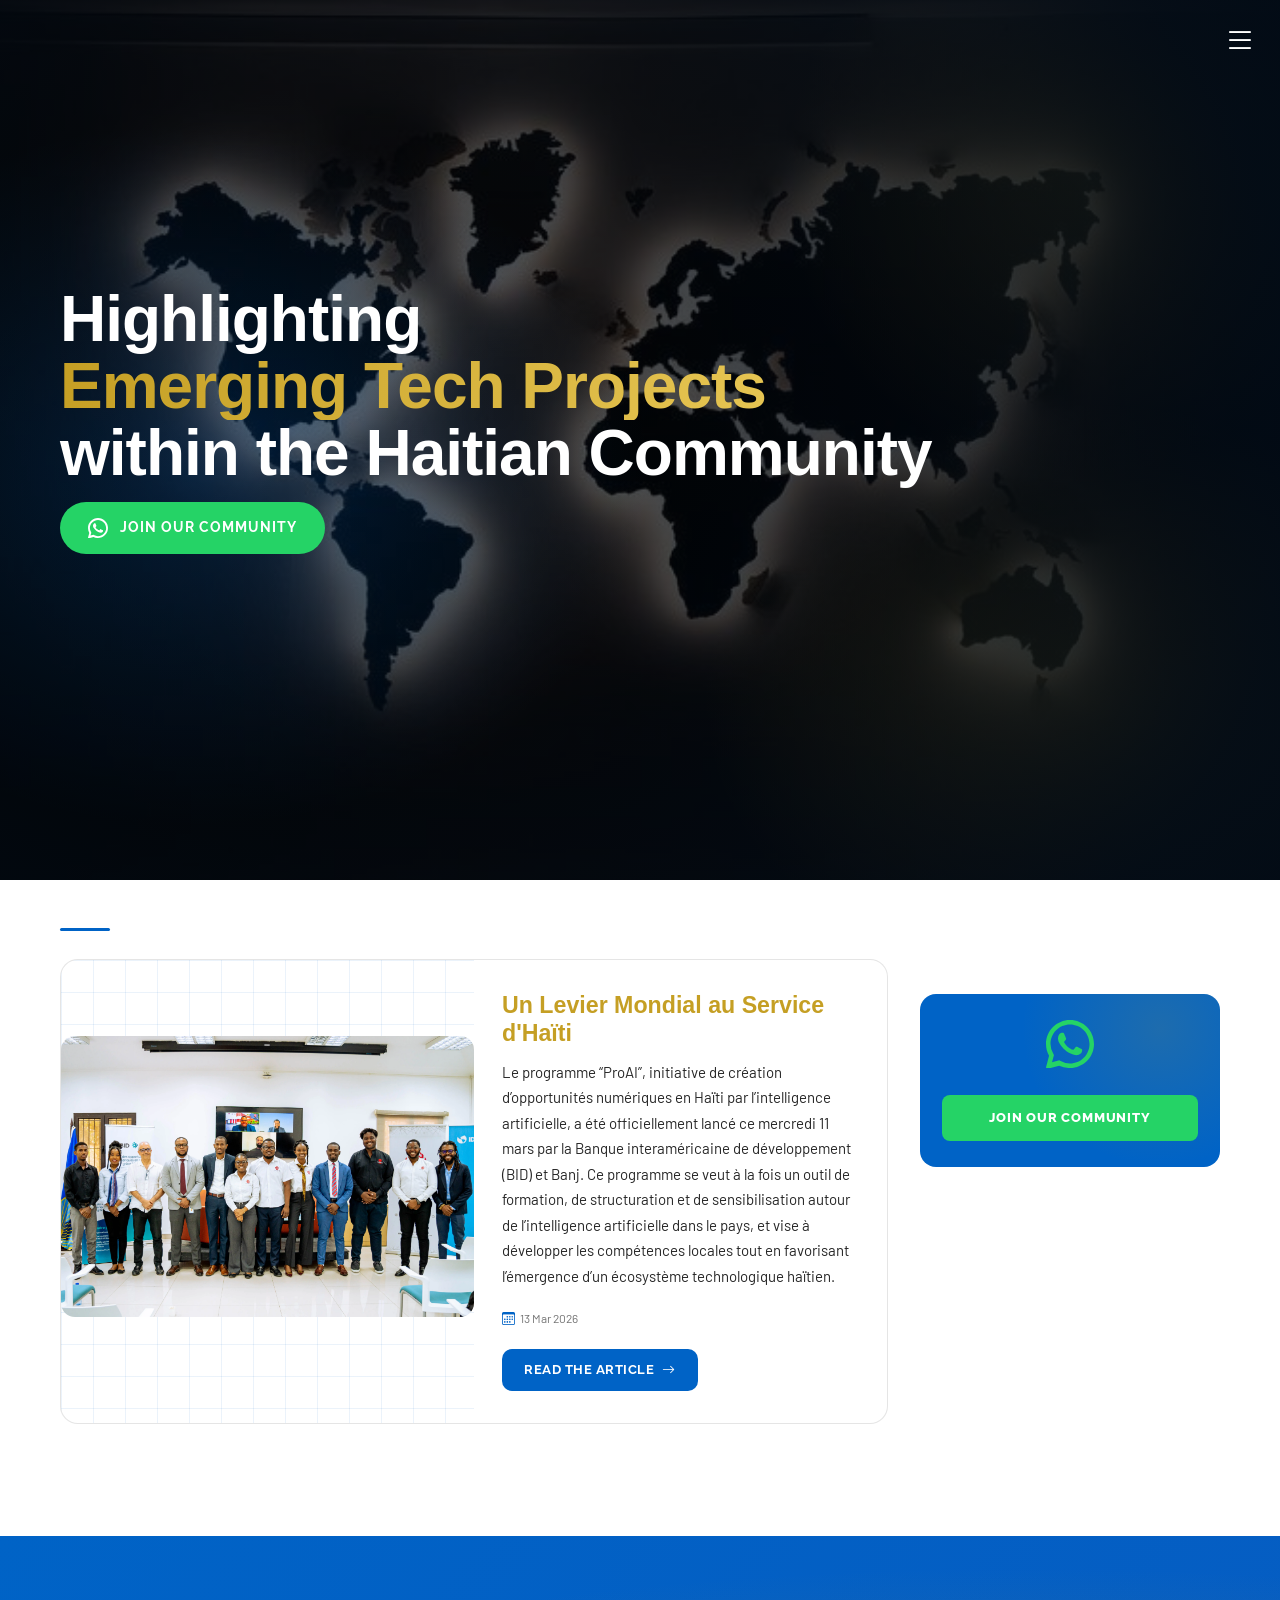
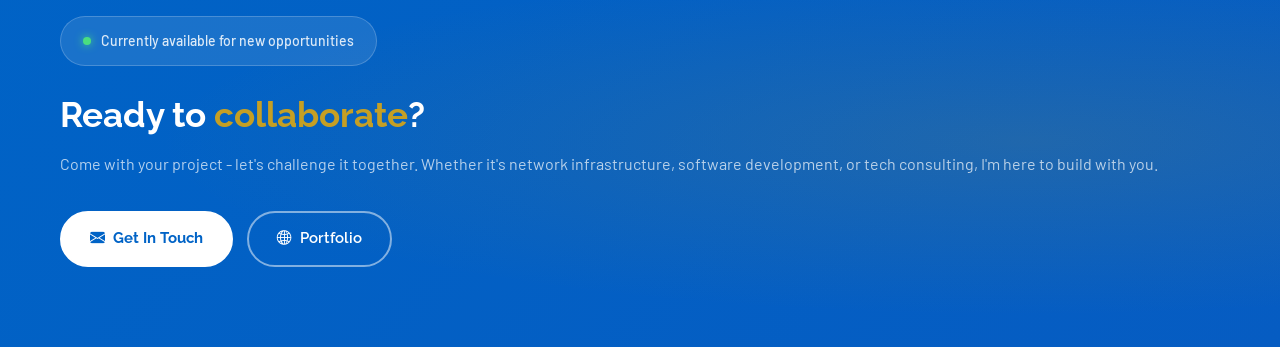
<file: highlight/index.html>
<!DOCTYPE html>
<html lang="fr">
<head>
<meta charset="UTF-8">
<meta name="viewport" content="width=device-width, initial-scale=1.0">
<title>Tech Highlights & Insights | William Boamson Brumaire</title>
<meta name="description" content="Exploring emerging tech projects in Haiti. In-depth analysis of AI initiatives, network infrastructure, and digital innovation within the Haitian community.">
<meta name="keywords" content="Haiti Tech Industry, AI in Haiti, William Boamson Brumaire, IT Specialist Haiti, Digital Transformation Caribbean">

<meta property="og:title" content="Highlighting Haitian Tech Excellence">
<meta property="og:description" content="Discover the innovators and projects shaping the future of technology in Haiti.">
<meta property="og:image" content="https://williamboamsonbrumaire.com/assets/img/logo/initial-wb.png">

 <link href="assets/img/logo/thumbnail.png" rel="icon">
  <link href="assets/img/logo/thumbnail.png" rel="apple-touch-icon">

<link rel="preconnect" href="https://fonts.googleapis.com">
<link href="https://fonts.googleapis.com/css2?family=Raleway:wght@400;500;600;700;800;900&family=Barlow:wght@300;400;500;600&display=swap" rel="stylesheet">
<link rel="stylesheet" href="https://cdn.jsdelivr.net/npm/bootstrap-icons@1.11.3/font/bootstrap-icons.min.css">
<link rel="stylesheet" href="../assets/css/articles.css">
<link rel="stylesheet" href="../assets/css/profil.css">
  <link rel="stylesheet" href="../assets/css/main.css">

  <script type="application/ld+json">
{
  "@context": "https://schema.org",
  "@type": "Blog",
  "name": "William Boamson Brumaire - Tech Highlights",
  "author": {
    "@type": "Person",
    "name": "William Boamson Brumaire",
    "jobTitle": "IT Manager & Computer Engineer"
  },
  "publisher": {
    "@type": "Organization",
    "name": "chevalye Tèk"
  },
  "description": "Showcasing technology and innovation projects within the Haitian ecosystem."
}
</script>

<!-- Google Tag Manager -->
<script>(function(w,d,s,l,i){w[l]=w[l]||[];w[l].push({'gtm.start':
new Date().getTime(),event:'gtm.js'});var f=d.getElementsByTagName(s)[0],
j=d.createElement(s),dl=l!='dataLayer'?'&l='+l:'';j.async=true;j.src=
'https://www.googletagmanager.com/gtm.js?id='+i+dl;f.parentNode.insertBefore(j,f);
})(window,document,'script','dataLayer','GTM-M7QKHBZB');</script>
<!-- End Google Tag Manager -->
</head>
<body>
  <!-- Google Tag Manager (noscript) -->
<noscript><iframe src="https://www.googletagmanager.com/ns.html?id=GTM-M7QKHBZB"
height="0" width="0" style="display:none;visibility:hidden"></iframe></noscript>
<!-- End Google Tag Manager (noscript) -->

<!-- Overlay mobile -->
<div class="nav-overlay" id="navOverlay"></div>

<!-- NAVBAR -->
<header id="header" class="header d-flex align-items-center fixed-top">
    <div class="container position-relative d-flex align-items-center justify-content-between">

      <!-- <a href="index.html" >    <img style="height: 50px; width: auto;" src="./assets/img/logo/initial-wb.png" class="img-fluid logo d-flex align-items-center"  alt="">
  </a> -->

      

      <nav id="navmenu" class="navmenu">
        <ul>
           <li><a href="/">Home</a></li>
      <li><a href="../profil.html" class="active">Profil</a></li>
      <li><a href="../#portfolio">Projects</a></li>
      <li><a href="/highlight/index.html">highlight</a></li>
      <li><a href="../#contact" class="nav-cta">Contact Me</a></li>
        </ul>
        <i class="mobile-nav-toggle d-xl-none bi bi-list"></i>
      </nav>
    </div>
  </header>


<!-- HERO -->
<section class="article-hero">
  <img class="hero-bg-img" src="../assets/img/bg/worldtechguy.jfif" alt="" aria-hidden="true">
  <div class="hero-img-overlay"></div>
  <div class="hero-img-tint"></div>
  <div class="hero-img-glow"></div>
  <div class="hero-vignette"></div>
  <div class="hero-fade-bottom"></div>
  <div class="container">
    <div class="hero-text-col">
      <h1>
        Highlighting <br> 
        <span class="word-haiti">Emerging Tech Projects</span>  within the Haitian Community
      </h1>
      
      <div class="hero-actions">
        <a href="https://whatsapp.com/channel/0029Vb6aapx72WU4nhgtGb3f" 
          target="_blank" 
          rel="noopener" 
          class="wa-hero-btn">
          <svg viewBox="0 0 24 24" width="20" height="20" fill="white" style="flex-shrink:0">
            <path d="M17.472 14.382c-.297-.149-1.758-.867-2.03-.967-.273-.099-.471-.148-.67.15-.197.297-.767.966-.94 1.164-.173.199-.347.223-.644.075-.297-.15-1.255-.463-2.39-1.475-.883-.788-1.48-1.761-1.653-2.059-.173-.297-.018-.458.13-.606.134-.133.298-.347.446-.52.149-.174.198-.298.298-.497.099-.198.05-.371-.025-.52-.075-.149-.669-1.612-.916-2.207-.242-.579-.487-.5-.669-.51-.173-.008-.371-.01-.57-.01-.198 0-.52.074-.792.372-.272.297-1.04 1.016-1.04 2.479 0 1.462 1.065 2.875 1.213 3.074.149.198 2.096 3.2 5.077 4.487.709.306 1.262.489 1.694.625.712.227 1.36.195 1.871.118.571-.085 1.758-.719 2.006-1.413.248-.694.248-1.289.173-1.413-.074-.124-.272-.198-.57-.347z"/>
            <path d="M12 0C5.373 0 0 5.373 0 12c0 2.124.558 4.122 1.534 5.857L.054 23.446a.75.75 0 0 0 .916.916l5.589-1.48A11.945 11.945 0 0 0 12 24c6.627 0 12-5.373 12-12S18.627 0 12 0zm0 21.75a9.716 9.716 0 0 1-4.964-1.364l-.355-.212-3.679.973.986-3.595-.232-.371A9.718 9.718 0 0 1 2.25 12C2.25 6.615 6.615 2.25 12 2.25S21.75 6.615 21.75 12 17.385 21.75 12 21.75z"/>
          </svg>
          Join our community
        </a>
      </div>
    </div>
  </div>
</section>

<!-- MAIN CONTENT -->
<div class="main-wrap">
  <div class="container">
    <div class="content-grid">

      <!-- LEFT -->
      <div>
        <!-- <div class="sec-label">À la une</div> -->
        <div class="sec-rule"></div>
        <article class="featured-article" data-category="infra">
          <div class="fa-img">
            <span class="fa-img-icon"><img src="../assets/img/articles/bid&banj.webp" alt="Équipe ProAI" style="width:100%; border-radius:14px; object-fit:cover;"></span>
            <!-- <span class="featured-badge">À la une</span> -->
          </div>
          <div class="fa-body">
            <!-- <div class="art-category"><i class="bi bi-router"></i> Infrastructure</div> -->
            <h2>Un Levier Mondial au Service d'Haïti</h2>
            <p>Le programme “ProAI”, initiative de création d’opportunités numériques en Haïti par l’intelligence artificielle, a été officiellement lancé ce mercredi 11 mars par la Banque interaméricaine de développement (BID) et Banj. Ce programme se veut à la fois un outil de formation, de structuration et de sensibilisation autour de l’intelligence artificielle dans le pays, et vise à développer les compétences locales tout en favorisant l’émergence d’un écosystème technologique haïtien.</p>
            
           <div class="art-meta">
              <span><i class="bi bi-calendar3"></i> 13 Mar 2026</span>
              <!-- <span><i class="bi bi-clock"></i> 6 min de lecture</span>
              <span><i class="bi bi-eye"></i> 1.2k vues</span> -->
            </div>
            <a href="./proai.html" class="read-btn">Read the article <i class="bi bi-arrow-right"></i></a>
          </div>
        </article>
        <div class="pagination-wrap" id="paginationWrap">
          <div class="pagination-info" id="paginationInfo"></div>
          <div class="pagination-controls" id="paginationControls"></div>
        </div>
      </div>

      <!-- RIGHT -->
      <aside class="sidebar" id="newsletter">
        <div class="toc-box"></div>
        <div class="newsletter-card">
          <div class="inner" style="text-align:center;">
            <svg viewBox="0 0 24 24" width="48" height="48" fill="#25D366" style="margin-bottom:14px;">
              <path d="M17.472 14.382c-.297-.149-1.758-.867-2.03-.967-.273-.099-.471-.148-.67.15-.197.297-.767.966-.94 1.164-.173.199-.347.223-.644.075-.297-.15-1.255-.463-2.39-1.475-.883-.788-1.48-1.761-1.653-2.059-.173-.297-.018-.458.13-.606.134-.133.298-.347.446-.52.149-.174.198-.298.298-.497.099-.198.05-.371-.025-.52-.075-.149-.669-1.612-.916-2.207-.242-.579-.487-.5-.669-.51-.173-.008-.371-.01-.57-.01-.198 0-.52.074-.792.372-.272.297-1.04 1.016-1.04 2.479 0 1.462 1.065 2.875 1.213 3.074.149.198 2.096 3.2 5.077 4.487.709.306 1.262.489 1.694.625.712.227 1.36.195 1.871.118.571-.085 1.758-.719 2.006-1.413.248-.694.248-1.289.173-1.413-.074-.124-.272-.198-.57-.347z"/>
              <path d="M12 0C5.373 0 0 5.373 0 12c0 2.124.558 4.122 1.534 5.857L.054 23.446a.75.75 0 0 0 .916.916l5.589-1.48A11.945 11.945 0 0 0 12 24c6.627 0 12-5.373 12-12S18.627 0 12 0zm0 21.75a9.716 9.716 0 0 1-4.964-1.364l-.355-.212-3.679.973.986-3.595-.232-.371A9.718 9.718 0 0 1 2.25 12C2.25 6.615 6.615 2.25 12 2.25S21.75 6.615 21.75 12 17.385 21.75 12 21.75z"/>
            </svg>
            <a href="https://whatsapp.com/channel/0029Vb6aapx72WU4nhgtGb3f" target="_blank" class="wa-btn">
              Join our community
            </a>
          </div>
        </div>
      </aside>

    </div>
  </div>
</div>

<section class="cta-strip">
  <div class="container position-relative">
    <div class="row align-items-center g-5">
      <div class="col-lg-6">
        <div class="fun-fact mb-4">
          <span class="avail-dot"></span>
          <span class="text">Currently available for new opportunities</span>
        </div>
        <h2>Ready to <em>collaborate</em>?</h2>
        <p>Come with your project - let's challenge it together. Whether it's network infrastructure, software development, or tech consulting, I'm here to build with you.</p>
        <div class="action-buttons">
          <a href="mailto:hey@williamboamsonbrumaire.com" class="btn-white"><i class="bi bi-envelope-fill"></i> Get In Touch</a>
          <a href="https://williamboamsonbrumaire.com/" target="_blank" class="btn-outline-white"><i class="bi bi-globe2"></i> Portfolio</a>
        </div>
      </div>
      <!-- <div class="col-lg-6">
        <div class="row g-3">
          <div class="col-12">
            <a href="mailto:hey@williamboamsonbrumaire.com" style="display:flex;align-items:center;gap:14px;padding:16px 20px;background:rgba(255,255,255,0.08);border:1px solid rgba(255,255,255,0.14);border-radius:10px;color:#fff;text-decoration:none;font-size:14px;transition:all .2s;" onmouseover="this.style.background='rgba(255,255,255,0.16)'" onmouseout="this.style.background='rgba(255,255,255,0.08)'">
              <div style="width:40px;height:40px;border-radius:8px;background:rgba(255,255,255,0.12);display:flex;align-items:center;justify-content:center;"><i class="bi bi-envelope-fill"></i></div>
               hey@williamboamsonbrumaire.com
            </a>
          </div>
          <div class="col-12">
            <a href="tel:+50943987996" style="display:flex;align-items:center;gap:14px;padding:16px 20px;background:rgba(255,255,255,0.08);border:1px solid rgba(255,255,255,0.14);border-radius:10px;color:#fff;text-decoration:none;font-size:14px;transition:all .2s;" onmouseover="this.style.background='rgba(255,255,255,0.16)'" onmouseout="this.style.background='rgba(255,255,255,0.08)'">
              <div style="width:40px;height:40px;border-radius:8px;background:rgba(255,255,255,0.12);display:flex;align-items:center;justify-content:center;"><i class="bi bi-telephone-fill"></i></div>
               +509 4398 7996
            </a>
          </div>
          <div class="col-12">
            <a href="https://www.linkedin.com/in/williamboamson-brumaire" target="_blank" style="display:flex;align-items:center;gap:14px;padding:16px 20px;background:rgba(255,255,255,0.08);border:1px solid rgba(255,255,255,0.14);border-radius:10px;color:#fff;text-decoration:none;font-size:14px;transition:all .2s;" onmouseover="this.style.background='rgba(255,255,255,0.16)'" onmouseout="this.style.background='rgba(255,255,255,0.08)'">
              <div style="width:40px;height:40px;border-radius:8px;background:rgba(255,255,255,0.12);display:flex;align-items:center;justify-content:center;"><i class="bi bi-linkedin"></i></div>
              linkedin.com/in/williamboamson-brumaire
            </a>
          </div>
        </div>
      </div> -->
    </div>
  </div>
</section>

<script src="../assets/js/main.js"></script>
 <script src="https://cdn.jsdelivr.net/npm/bootstrap@5.3.3/dist/js/bootstrap.bundle.min.js"></script>
<script>
 


/* ARTICLES */
const ARTICLES = [
  { cat:'startup', icon:'🚀', gold:false, catLabel:'Startups', catIcon:'bi-lightning', title:'Banj : comment un coworking devient un moteur de l\'écosystème tech', desc:'De l\'espace de travail partagé à l\'accélérateur de startups, Banj redéfinit ce que signifie innover à Port-au-Prince.', date:'2 Juin 2025', read:'4 min' },
];

const PER_PAGE = 6;
let currentFilter = 'all', currentPage = 1, currentQuery = '';

function filtered() {
  return ARTICLES.filter(a => {
    const catMatch  = currentFilter === 'all' || a.cat === currentFilter;
    const textMatch = !currentQuery || (a.title + a.desc).toLowerCase().includes(currentQuery);
    return catMatch && textMatch;
  });
}

function renderGrid() {
  const grid  = document.getElementById('articlesGrid');
  const noRes = document.getElementById('noResults');
  if (!grid) return;
  const list = filtered(), total = list.length;
  const totalPages = Math.ceil(total / PER_PAGE);
  if (currentPage > totalPages) currentPage = Math.max(1, totalPages);
  const page = list.slice((currentPage-1)*PER_PAGE, currentPage*PER_PAGE);
  grid.innerHTML = '';
  if (noRes) noRes.style.display = total===0 ? 'block' : 'none';
  page.forEach((a,i) => {
    const card = document.createElement('article');
    card.className = 'art-card'+(a.gold?' gold':'')+' entering';
    card.style.animationDelay = `${i*0.07}s`;
    card.innerHTML = `<div class="ac-img">${a.icon}</div><div class="ac-body"><div class="art-category" ${a.gold?'style="color:var(--heading-color)"':''}><i class="bi ${a.catIcon}"></i> ${a.catLabel}</div><h3>${a.title}</h3><p>${a.desc}</p><div class="art-meta"><span><i class="bi bi-calendar3"></i> ${a.date}</span><span><i class="bi bi-clock"></i> ${a.read}</span></div><a href="#" class="read-link">Lire <i class="bi bi-arrow-right"></i></a></div>`;
    grid.appendChild(card);
    setTimeout(() => card.classList.remove('entering'), 600);
  });
  renderPagination(total, totalPages);
}

function renderPagination(total, totalPages) {
  const info=document.getElementById('paginationInfo'), ctrl=document.getElementById('paginationControls'), wrap=document.getElementById('paginationWrap');
  if (!wrap) return;
  if (total===0) { wrap.style.visibility='hidden'; return; }
  wrap.style.visibility='visible';
  const s=(currentPage-1)*PER_PAGE+1, e=Math.min(currentPage*PER_PAGE,total);
  if (info) info.innerHTML=`Affichage <strong>${s}–${e}</strong> sur <strong>${total}</strong> articles`;
  if (!ctrl) return;
  let html=`<button class="pg-btn pg-arrow" onclick="goPage(${currentPage-1})" ${currentPage===1?'disabled':''}><i class="bi bi-chevron-left"></i></button>`;
  buildPageRange(currentPage,totalPages).forEach(p=>{ html+=p==='…'?`<span class="pg-ellipsis">…</span>`:`<button class="pg-btn ${p===currentPage?'active':''}" onclick="goPage(${p})">${p}</button>`; });
  html+=`<button class="pg-btn pg-arrow" onclick="goPage(${currentPage+1})" ${currentPage===totalPages?'disabled':''}><i class="bi bi-chevron-right"></i></button>`;
  ctrl.innerHTML=html;
}

function buildPageRange(cur, total) {
  if (total<=7) return Array.from({length:total},(_,i)=>i+1);
  const p=[];
  if (cur<=4) { for(let i=1;i<=5;i++) p.push(i); p.push('…'); p.push(total); }
  else if (cur>=total-3) { p.push(1); p.push('…'); for(let i=total-4;i<=total;i++) p.push(i); }
  else { p.push(1); p.push('…'); for(let i=cur-1;i<=cur+1;i++) p.push(i); p.push('…'); p.push(total); }
  return p;
}

function goPage(p) {
  const t=Math.ceil(filtered().length/PER_PAGE);
  if (p<1||p>t) return;
  currentPage=p; renderGrid();
  const g=document.getElementById('articlesGrid');
  if (g) g.scrollIntoView({behavior:'smooth',block:'start'});
}

function setFilter(cat,btn) {
  currentFilter=cat; currentPage=1;
  if (btn) { document.querySelectorAll('.ftag').forEach(b=>b.classList.remove('active')); btn.classList.add('active'); }
  renderGrid();
}

function filterArticles() {
  const inp=document.getElementById('searchInput');
  if (inp) currentQuery=inp.value.toLowerCase();
  currentPage=1; renderGrid();
}

renderGrid();
</script>

</body>
</html>
</file>
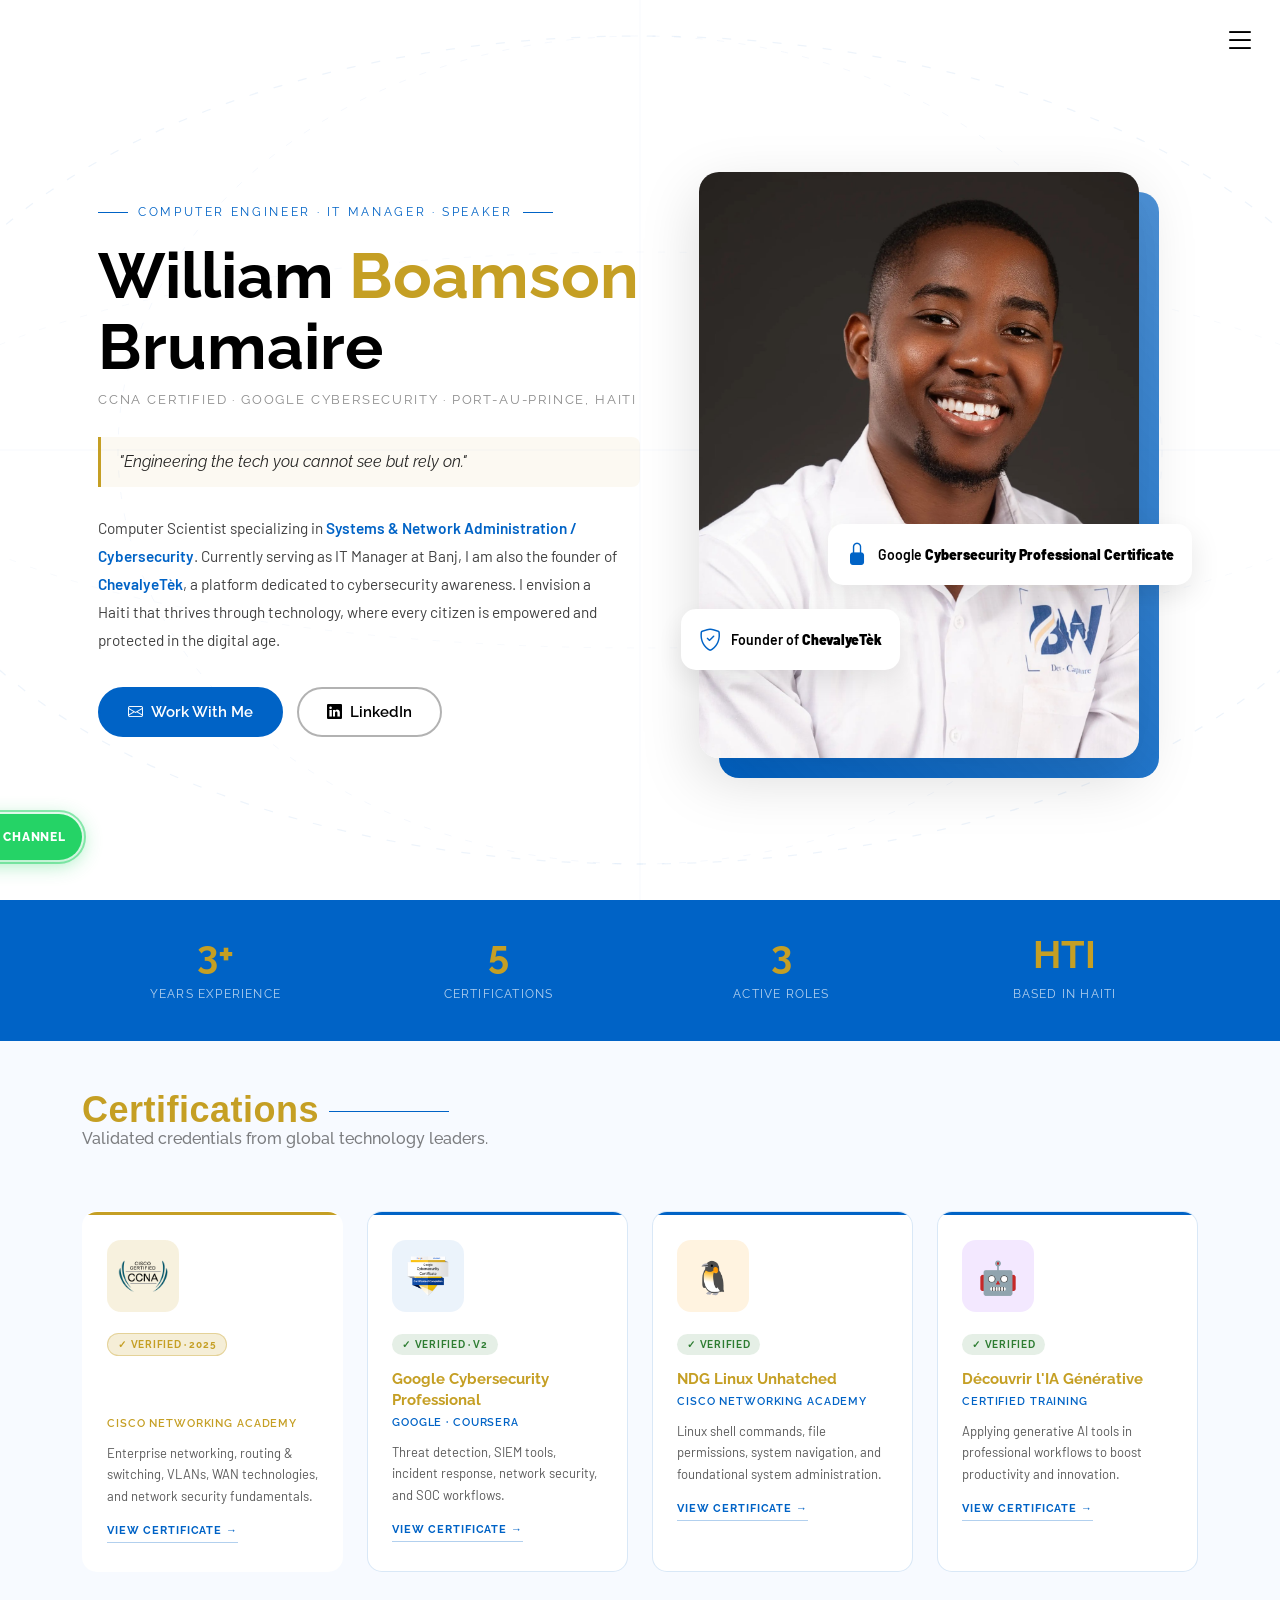
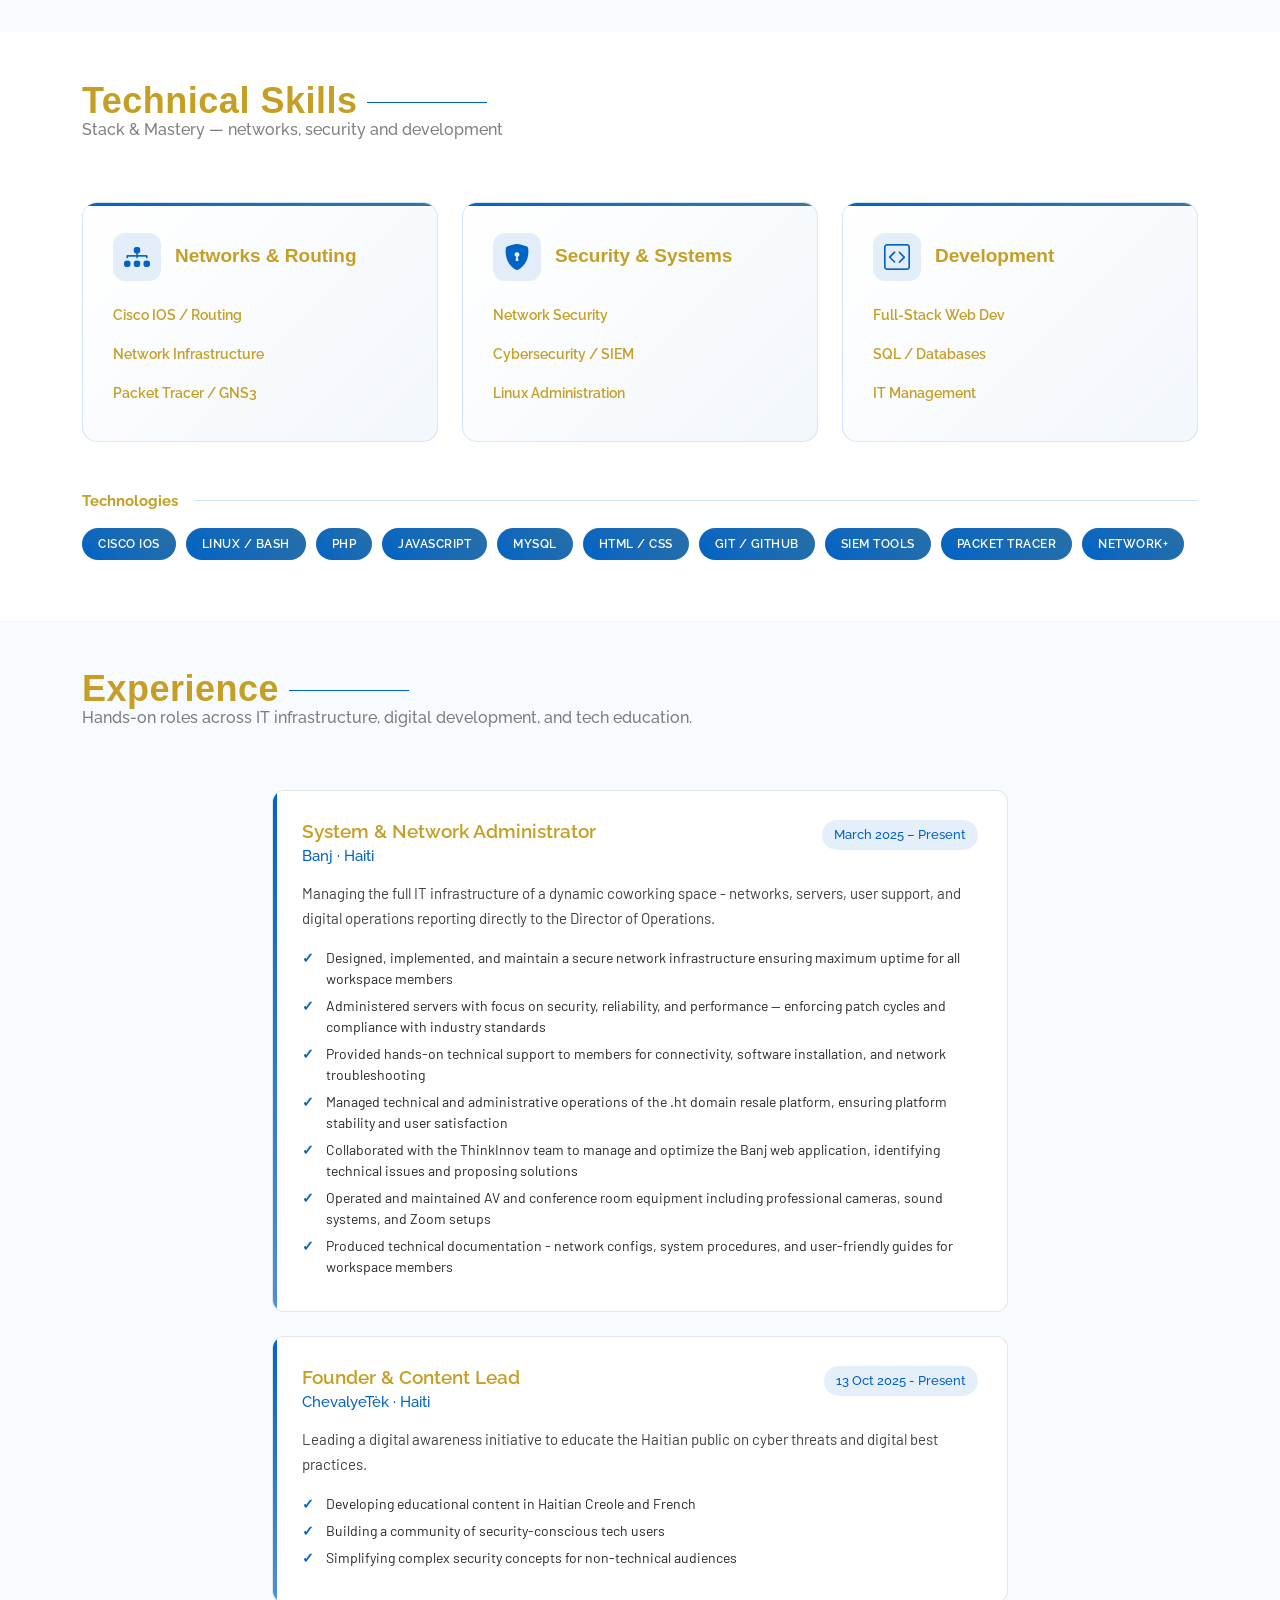
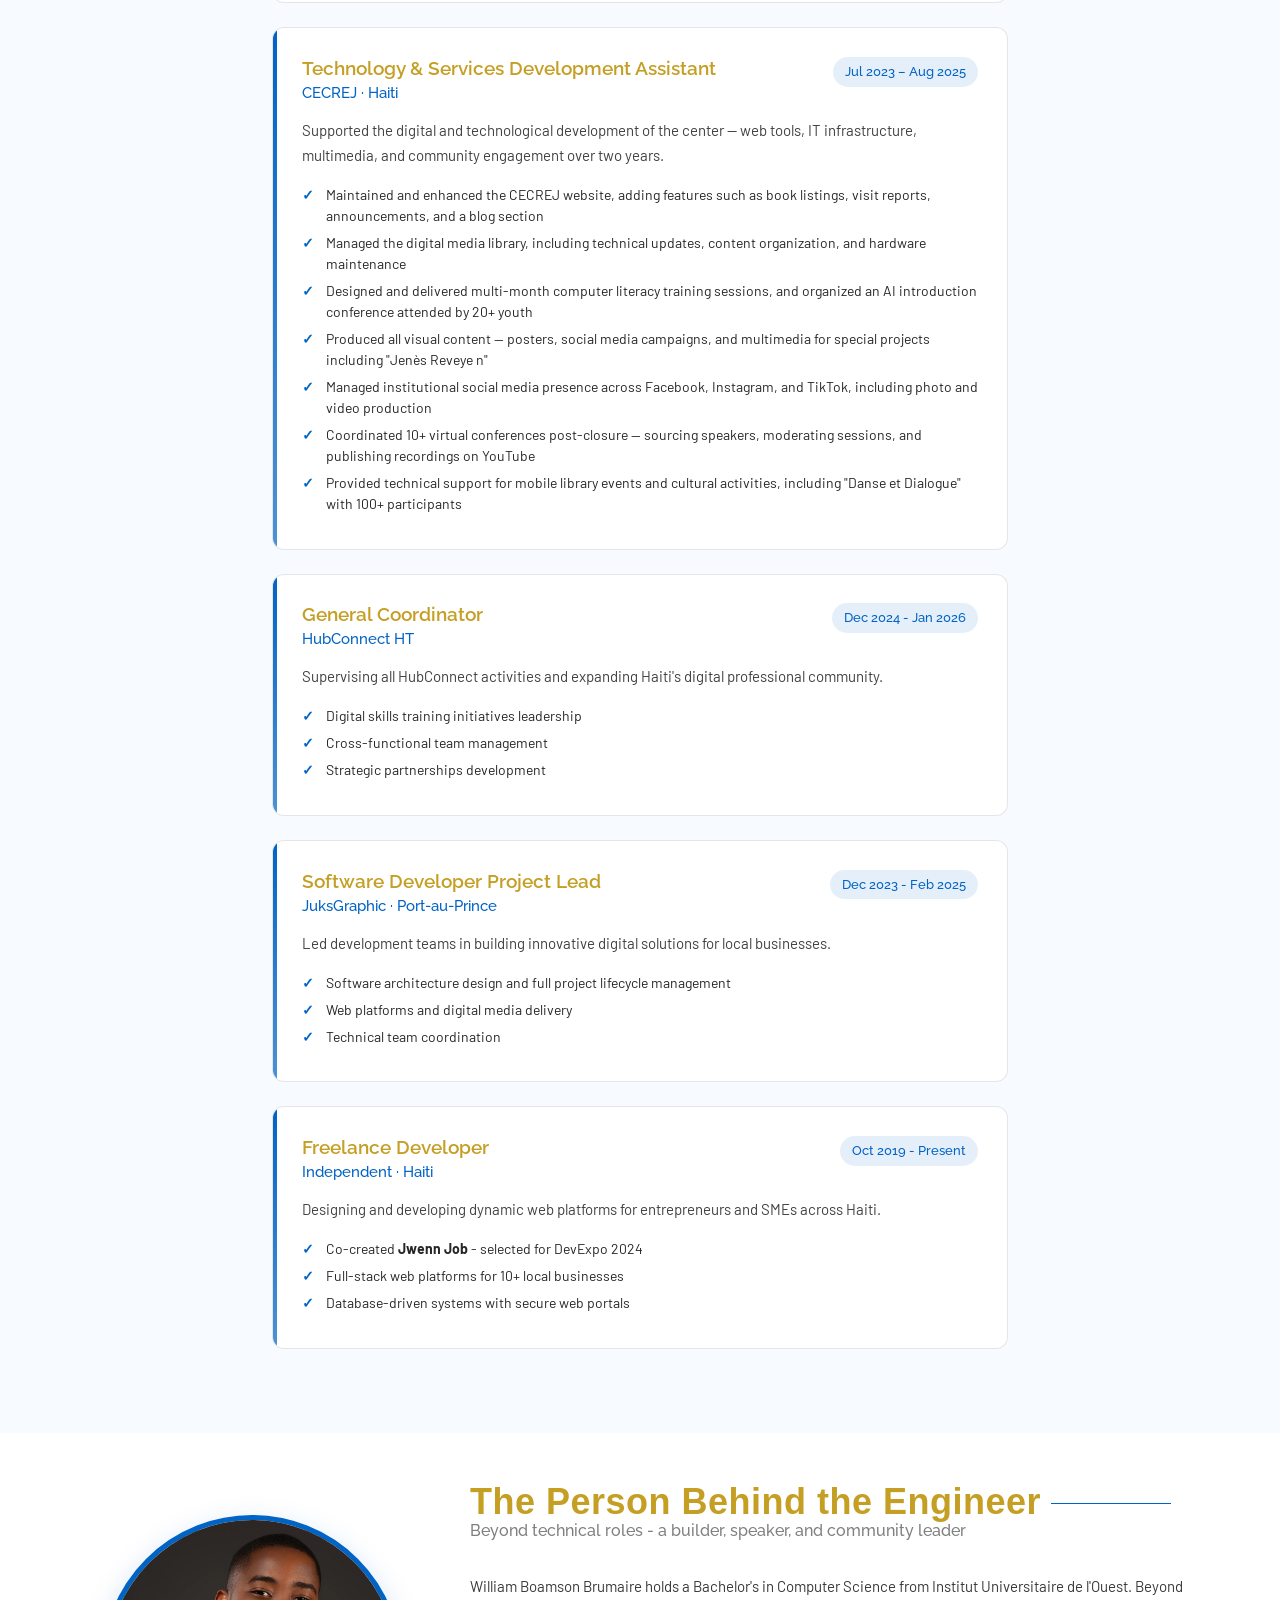
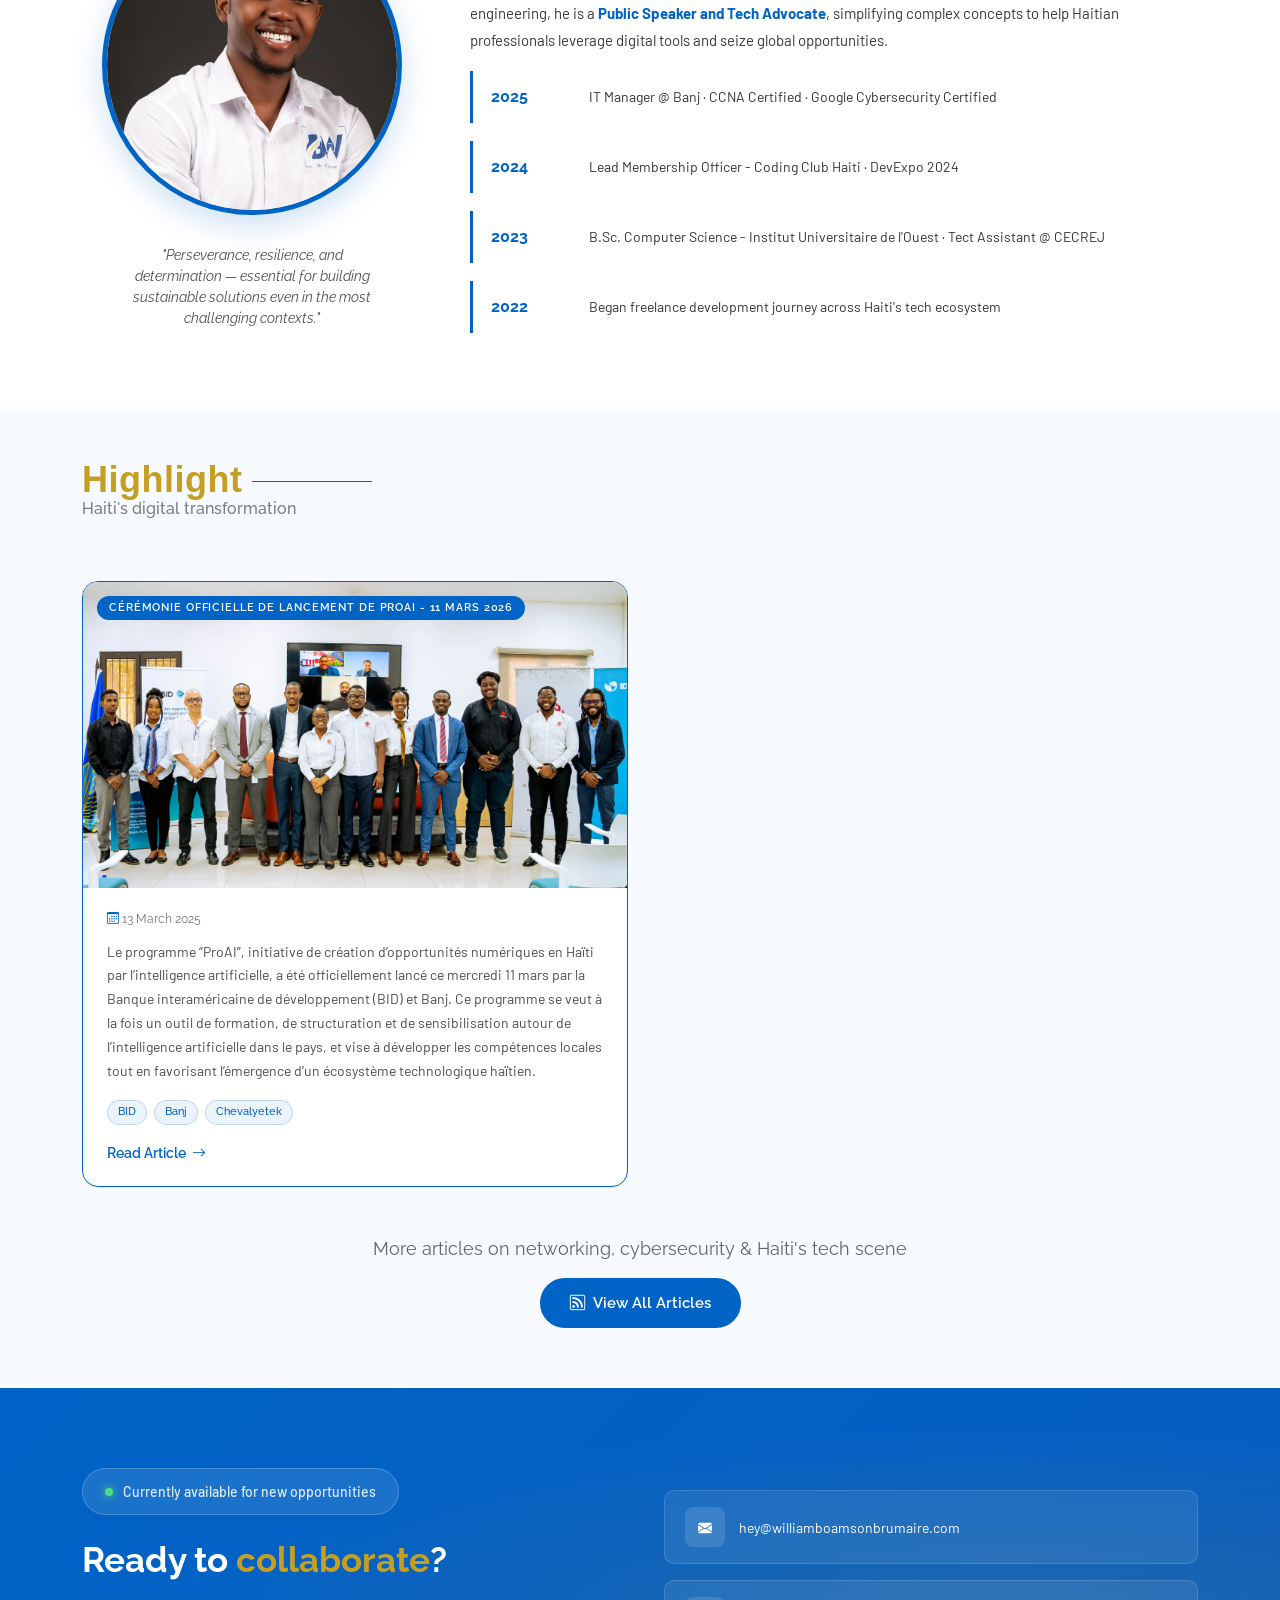
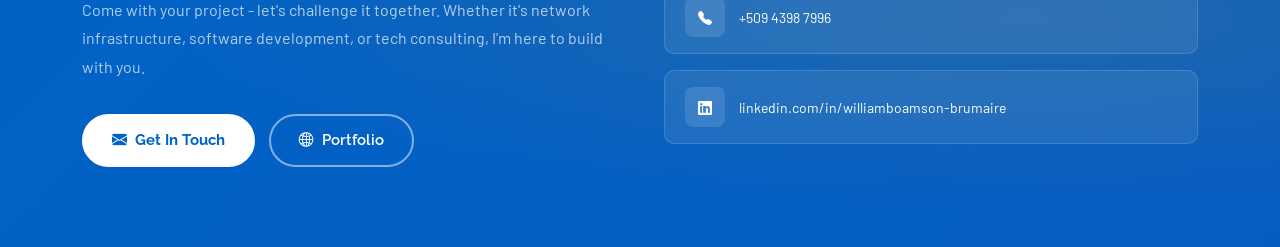
<file: profil.html>
<!DOCTYPE html>
<html lang="en">

<head>
  <meta charset="UTF-8">
  <meta name="viewport" content="width=device-width, initial-scale=1.0">
  
  <title>William Boamson Brumaire | IT Specialist & Founder of ChevalyeTèk</title>
  <meta name="title" content="William Boamson Brumaire | IT Specialist & Founder of ChevalyeTèk">
  <meta name="description" content="Computer Engineer specializing in Systems, Network Administration, and Cybersecurity. IT Manager at Banj and Founder of ChevalyeTèk. CCNA Certified professional based in Haiti.">
  <meta name="keywords" content="William Boamson Brumaire, IT Manager Banj, ChevalyeTèk, Cybersecurity Haiti, Computer Engineer Haiti, Network Administrator, CCNA, Software Development">
  <link rel="canonical" href="https://williamboamsonbrumaire.com/profil">

  <meta property="og:type" content="profile">
  <meta property="og:url" content="https://williamboamsonbrumaire.com/profil">
  <meta property="og:title" content="William Boamson Brumaire | IT Specialist & Cybersecurity Advocate">
  <meta property="og:description" content="IT Manager at Banj and Founder of ChevalyeTèk. Specialized in building secure digital infrastructures and raising cybersecurity awareness.">
  <meta property="og:image" content="https://williamboamsonbrumaire.com/assets/img/profile/bw_devcapture-crop.webp">

  <meta property="twitter:card" content="summary_large_image">
  <meta property="twitter:url" content="https://williamboamsonbrumaire.com/profil">
  <meta property="twitter:title" content="William Boamson Brumaire | IT Specialist & Founder of ChevalyeTèk">
  <meta property="twitter:description" content="Dedicated to Haiti's digital growth through cybersecurity and systems engineering. IT Manager at Banj.">
  <meta property="twitter:image" content="./assets/img/logo/initial-wb.png">

    <link href="assets/img/logo/thumbnail.png" rel="icon">
    <link href="assets/img/logo/thumbnail.png" rel="apple-touch-icon">


  <link rel="preconnect" href="https://fonts.googleapis.com">
  <link rel="preconnect" href="https://fonts.gstatic.com" crossorigin>
  <link href="https://fonts.googleapis.com/css2?family=Roboto:wght@300;400;500;700&family=Quicksand:wght@400;500;600;700&family=Open+Sans:wght@400;500;600&display=swap" rel="stylesheet">
  <link rel="stylesheet" href="https://cdn.jsdelivr.net/npm/bootstrap-icons@1.11.3/font/bootstrap-icons.min.css">
  <link href="https://cdn.jsdelivr.net/npm/bootstrap@5.3.3/dist/css/bootstrap.min.css" rel="stylesheet">
  <link rel="stylesheet" href="./assets/css/profil.css">

  <script type="application/ld+json">
  {
    "@context": "https://schema.org",
    "@type": "Person",
    "name": "William Boamson Brumaire",
    "url": "https://williamboamsonbrumaire.com",
    "jobTitle": "IT Specialist",
    "address": {
      "@type": "PostalAddress",
      "addressLocality": "Port-au-Prince",
      "addressCountry": "HT"
    },
    "affiliation": [
      {
        "@type": "Organization",
        "name": "Banj"
      },
      {
        "@type": "Organization",
        "name": "Chevalyetek"
      }
    ],
    "alumniOf": {
      "@type": "CollegeOrUniversity",
      "name": "Institut Universitaire de l'Ouest"
    },
    "hasCredential": [
      {
        "@type": "EducationalOccupationalCredential",
        "name": "Cisco Certified Network Associate (CCNA)"
      },
      {
        "@type": "EducationalOccupationalCredential",
        "name": "Google Cybersecurity Professional"
      }
    ],
    "sameAs": [
      "https://www.linkedin.com/in/williamboamson-brumaire",
      "https://github.com/williamboasonbrumaire"
    ],
    "knowsAbout": ["Cybersecurity", "Network Administration", "Software Development"]
  }
  </script>


<!-- Exact same fonts as the main site -->
<link rel="preconnect" href="https://fonts.googleapis.com">
<link href="https://fonts.googleapis.com/css2?family=Roboto:wght@300;400;500;700&family=Quicksand:wght@400;500;600;700&family=Open+Sans:wght@400;500;600&display=swap" rel="stylesheet">
<!-- Bootstrap Icons -->
<link rel="stylesheet" href="https://cdn.jsdelivr.net/npm/bootstrap-icons@1.11.3/font/bootstrap-icons.min.css">
<!-- Bootstrap -->
<link href="https://cdn.jsdelivr.net/npm/bootstrap@5.3.3/dist/css/bootstrap.min.css" rel="stylesheet">

<link rel="stylesheet" href="./assets/css/profil.css">
  <link rel="stylesheet" href="./assets/css/main.css">

  <!-- Google Tag Manager -->
<script>(function(w,d,s,l,i){w[l]=w[l]||[];w[l].push({'gtm.start':
new Date().getTime(),event:'gtm.js'});var f=d.getElementsByTagName(s)[0],
j=d.createElement(s),dl=l!='dataLayer'?'&l='+l:'';j.async=true;j.src=
'https://www.googletagmanager.com/gtm.js?id='+i+dl;f.parentNode.insertBefore(j,f);
})(window,document,'script','dataLayer','GTM-M7QKHBZB');</script>
<!-- End Google Tag Manager -->
</head>
<body>
  <!-- Google Tag Manager (noscript) -->
<noscript><iframe src="https://www.googletagmanager.com/ns.html?id=GTM-M7QKHBZB"
height="0" width="0" style="display:none;visibility:hidden"></iframe></noscript>
<!-- End Google Tag Manager (noscript) --> 

   <header id="header" class="header d-flex align-items-center fixed-top">
    <div class="container position-relative d-flex align-items-center justify-content-between">

      <!-- <a href="index.html" >    <img style="height: 50px; width: auto;" src="./assets/img/logo/initial-wb.png" class="img-fluid logo d-flex align-items-center"  alt="">
  </a> -->

      

      <nav id="navmenu" class="navmenu">
        <ul>
           <li><a href="/">Home</a></li>
      <li><a href="/profil.html" class="active">Profil</a></li>
      <li><a href="/#portfolio">Projects</a></li>
      <li><a href="/highlight/index.html">highlight</a></li>
      <li><a href="/#contact" class="nav-cta">Contact Me</a></li>
        </ul>
        <i style="color:#000 !important;" class="mobile-nav-toggle d-xl-none bi bi-list"></i>
      </nav>
    </div>
  </header>



<!-- ─── HERO ─── -->
<section class="about-hero">
  <div class="container">
    <div class="row align-items-center g-0">
      <div class="col-lg-6 col-md-12 py-5 py-lg-0 ps-lg-3">
        <div class="hero-eyebrow">Computer Engineer · IT Manager · Speaker</div>
        <h1 class="hero-name">William <span>Boamson</span><br>Brumaire</h1>
        <p class="hero-subtitle">CCNA CERTIFIED · GOOGLE CYBERSECURITY · PORT-AU-PRINCE, HAITI</p>
        <div class="hero-quote-box">
          <p>"Engineering the tech you cannot see but rely on."</p>
        </div>
        <p class="hero-bio">
          Computer Scientist specializing in <strong>Systems & Network Administration / Cybersecurity</strong>. 
          Currently serving as IT Manager at Banj, I am also the founder of <strong>ChevalyeTèk</strong>, 
          a platform dedicated to cybersecurity awareness. I envision a Haiti that thrives through 
          technology, where every citizen is empowered and protected in the digital age.
        </p>
        <div class="hero-btns">
          <a href="/#contact" class="btn-primary-site"><i class="bi bi-envelope"></i> Work With Me</a>
          <a href="https://www.linkedin.com/in/williamboamson-brumaire" target="_blank" class="btn-outline-site"><i class="bi bi-linkedin"></i> LinkedIn</a>
        </div>
      </div>
      <div class="col-lg-6 col-md-12 hero-img-col">
        <div class="image-container">
          <img src="" id="heroPhoto" class="hero-main-image" alt="William Boamson Brumaire">
          <div class="image-overlay"></div>
          <div class="floating-elements">
         
           <!-- <div class="floating-card card-1">
              <i class="bi bi-hdd-network"></i>
              <span>Cisco <strong>Certified Network Associate (CCNA)</strong></span>
          </div> -->
 <div class="floating-card card-2">
    <i class="bi bi-lock-fill"></i>
    <span>Google <strong>Cybersecurity Professional Certificate</strong></span>
</div>
            <div class="floating-card card-3"><i class="bi bi-shield-check"></i>
    <span>Founder of <strong>ChevalyeTèk</strong></span></div>
        </div> 
        </div>
      </div>
    </div>
  </div>
</section>

<!-- ─── STATS ─── -->
<div class="stats-strip reveal">
  <div class="container">
    <div class="row g-3 text-center">
      <div class="col-6 col-md-3"><div class="stat-item"><span class="stat-num">3+</span><span class="stat-label">Years Experience</span></div></div>
      <div class="col-6 col-md-3"><div class="stat-item"><span class="stat-num">5</span><span class="stat-label">Certifications</span></div></div>
      <div class="col-6 col-md-3"><div class="stat-item"><span class="stat-num">3</span><span class="stat-label">Active Roles</span></div></div>
      <div class="col-6 col-md-3"><div class="stat-item"><span class="stat-num">HTI</span><span class="stat-label">Based in Haiti</span></div></div>
    </div>
  </div>
</div>

<!-- ─── CERTIFICATIONS ─── -->
<section class="light-background">
  <div class="container">
    <div class="section-title reveal">
      <h2>Certifications</h2>
      <p>Validated credentials from global technology leaders.</p>
    </div>
   <div class="row g-4">

  <!-- CCNA -->
  <div class="col-lg-3 col-md-6 reveal">
    <div class="cert-card featured-cert h-100">
      <div class="cert-icon-wrap">
        <img src="./assets/img/logo/ccna.png" alt="CCNA Badge">
      </div>
      <div class="cert-chip">VERIFIED · 2025</div>
      <h4>Cisco Certified Network Associate</h4>
      <span class="cert-issuer-tag">Cisco Networking Academy</span>
      <p>Enterprise networking, routing & switching, VLANs, WAN technologies, and network security fundamentals.</p>
      <a href="#" data-pdf="./assets/docs/Cisco Certified Network Associate certificate (1).pdf" class="cert-view-btn">View Certificate →</a>
    </div>
  </div>

  <!-- Google Cybersecurity -->
  <div class="col-lg-3 col-md-6 reveal">
    <div class="cert-card h-100">
      <div class="cert-icon-wrap">
        <img src="./assets/img/logo/google-cybersecurity-professional-certificate-v2.png" alt="Google Cybersecurity Badge">
      </div>
      <div class="cert-chip">VERIFIED · V2</div>
      <h4>Google Cybersecurity Professional</h4>
      <span class="cert-issuer-tag">Google · Coursera</span>
      <p>Threat detection, SIEM tools, incident response, network security, and SOC workflows.</p>
      <a href="#" data-pdf="./assets/docs/BWB-GoogleCybersecurityProfessionalCertificateV2_Badge2025.pdf" class="cert-view-btn">View Certificate →</a>
    </div>
  </div>

  <!-- Linux -->
  <div class="col-lg-3 col-md-6 reveal">
    <div class="cert-card h-100">
      <div class="cert-icon-wrap emoji-wrap">🐧</div>
      <div class="cert-chip">VERIFIED</div>
      <h4>NDG Linux Unhatched</h4>
      <span class="cert-issuer-tag">Cisco Networking Academy</span>
      <p>Linux shell commands, file permissions, system navigation, and foundational system administration.</p>
      <a href="#" data-pdf="./assets/docs/Partner-_NDG_Linux_Unhatched_certificate_williamboamsonbrumaire-gmail-com_328d07c8-dc17-4bc8-9311-a0ec4d55f27c.pdf" class="cert-view-btn">View Certificate →</a>
    </div>
  </div>

  <!-- IA Générative -->
  <div class="col-lg-3 col-md-6 reveal">
    <div class="cert-card h-100">
      <div class="cert-icon-wrap emoji-wrap purple">🤖</div>
      <div class="cert-chip">VERIFIED</div>
      <h4>Découvrir l'IA Générative</h4>
      <span class="cert-issuer-tag">Certified Training</span>
      <p>Applying generative AI tools in professional workflows to boost productivity and innovation.</p>
      <a href="#" data-pdf="./assets/docs/CertificateOfCompletion_Decouvrir lIA generative.pdf" class="cert-view-btn">View Certificate →</a>
    </div>
  </div>

</div>
  </div>
</section>

<!-- ─── SKILLS ─── -->
<section>
  <div class="container">
    <div class="section-title reveal">
      <h2>Technical Skills</h2>
      <p>Stack & Mastery — networks, security and development</p>
    </div>
    <div class="row g-4">

      <div class="col-lg-4 col-md-6 reveal">
        <div class="skill-card">
          <div class="skill-header"><i class="bi bi-diagram-3-fill"></i><h3>Networks & Routing</h3></div>
          <div class="skill-item-row"><div class="skill-info"><span class="skill-name-txt">Cisco IOS / Routing</span></div><div ><div ></div></div></div>
          <div class="skill-item-row"><div class="skill-info"><span class="skill-name-txt">Network Infrastructure</span></div><div ><div ></div></div></div>
          <div class="skill-item-row"><div class="skill-info"><span class="skill-name-txt">Packet Tracer / GNS3</span></div><div ><div ></div></div></div>
        </div>
      </div>

      <div class="col-lg-4 col-md-6 reveal">
        <div class="skill-card">
          <div class="skill-header"><i class="bi bi-shield-lock-fill"></i><h3>Security & Systems</h3></div>
          <div class="skill-item-row"><div class="skill-info"><span class="skill-name-txt">Network Security</span></div><div ><div ></div></div></div>
          <div class="skill-item-row"><div class="skill-info"><span class="skill-name-txt">Cybersecurity / SIEM</span></div><div ><div ></div></div></div>
          <div class="skill-item-row"><div class="skill-info"><span class="skill-name-txt">Linux Administration</span></div><div ><div ></div></div></div>
        </div>
      </div>

      <div class="col-lg-4 col-md-6 reveal">
        <div class="skill-card">
          <div class="skill-header"><i class="bi bi-code-square"></i><h3>Development</h3></div>
          <div class="skill-item-row"><div class="skill-info"><span class="skill-name-txt">Full-Stack Web Dev</span></div><div ><div ></div></div></div>
          <div class="skill-item-row"><div class="skill-info"><span class="skill-name-txt">SQL / Databases</span></div><div ><div ></div></div></div>
          <div class="skill-item-row"><div class="skill-info"><span class="skill-name-txt">IT Management</span></div><div ><div ></div></div></div>
        </div>
      </div>

    </div>

    <!-- Tech badges -->
    <div class="mt-5 reveal">
      <div class="d-flex align-items-center gap-3 mb-3">
        <span style="font-family:var(--heading-font);font-weight:700;color:var(--heading-color);font-size:15px;">Technologies</span>
        <div style="flex:1;height:1px;background:color-mix(in srgb,var(--accent-color),transparent 80%)"></div>
      </div>
      <div class="badge-list">
        <span class="skill-badge-pill">Cisco IOS</span>
        <span class="skill-badge-pill">Linux / Bash</span>
        <span class="skill-badge-pill">PHP</span>
        <span class="skill-badge-pill">JavaScript</span>
        <span class="skill-badge-pill">MySQL</span>
        <span class="skill-badge-pill">HTML / CSS</span>
        <span class="skill-badge-pill">Git / GitHub</span>
        <span class="skill-badge-pill">SIEM Tools</span>
        <span class="skill-badge-pill">Packet Tracer</span>
        <span class="skill-badge-pill">Network+</span>
      </div>
    </div>
  </div>
</section>

<!-- ─── EXPERIENCE ─── -->
<section class="light-background">
  <div class="container">
    <div class="section-title reveal">
      <h2>Experience</h2>
      <p>Hands-on roles across IT infrastructure, digital development, and tech education.</p>
    </div>
    <div class="row">
      <div class="col-lg-8 offset-lg-2">

        <div class="experience-card reveal">
  <div class="card-header-row">
    <div class="role-info">
      <h3>System & Network Administrator</h3>
      <h4>Banj · Haiti</h4>
    </div>
    <span class="duration-badge">March 2025 – Present</span>
  </div>
  <div class="card-body-content">
    <p>Managing the full IT infrastructure of a dynamic coworking space - networks, servers, user support, and digital operations reporting directly to the Director of Operations.</p>
    <ul class="achievements">
      <li>Designed, implemented, and maintain a secure network infrastructure ensuring maximum uptime for all workspace members</li>
      <li>Administered servers with focus on security, reliability, and performance — enforcing patch cycles and compliance with industry standards</li>
      <li>Provided hands-on technical support to members for connectivity, software installation, and network troubleshooting</li>
      <li>Managed technical and administrative operations of the .ht domain resale platform, ensuring platform stability and user satisfaction</li>
      <li>Collaborated with the ThinkInnov team to manage and optimize the Banj web application, identifying technical issues and proposing solutions</li>
      <li>Operated and maintained AV and conference room equipment including professional cameras, sound systems, and Zoom setups</li>
      <li>Produced technical documentation - network configs, system procedures, and user-friendly guides for workspace members</li>
    </ul>
  </div>
</div>

<div class="experience-card reveal">
  <div class="card-header-row">
    <div class="role-info"><h3>Founder & Content Lead</h3><h4>ChevalyeTèk · Haiti</h4></div>
    <span class="duration-badge">13 Oct 2025 - Present</span>
  </div>
  <div class="card-body-content">
    <p>Leading a digital awareness initiative to educate the Haitian public on cyber threats and digital best practices.</p>
    <ul class="achievements">
      <li>Developing educational content in Haitian Creole and French</li>
      <li>Building a community of security-conscious tech users</li>
      <li>Simplifying complex security concepts for non-technical audiences</li>
    </ul>
  </div>
</div>
   <div class="experience-card reveal">
        <div class="card-header-row">
          <div class="role-info">
            <h3>Technology & Services Development Assistant</h3>
            <h4>CECREJ · Haiti</h4>
          </div>
          <span class="duration-badge">Jul 2023 – Aug 2025</span>
        </div>
        <div class="card-body-content">
          <p>Supported the digital and technological development of the center — web tools, IT infrastructure, multimedia, and community engagement over two years.</p>
          <ul class="achievements">
            <li>Maintained and enhanced the CECREJ website, adding features such as book listings, visit reports, announcements, and a blog section</li>
            <li>Managed the digital media library, including technical updates, content organization, and hardware maintenance</li>
            <li>Designed and delivered multi-month computer literacy training sessions, and organized an AI introduction conference attended by 20+ youth</li>
            <li>Produced all visual content — posters, social media campaigns, and multimedia for special projects including "Jenès Reveye n"</li>
            <li>Managed institutional social media presence across Facebook, Instagram, and TikTok, including photo and video production</li>
            <li>Coordinated 10+ virtual conferences post-closure — sourcing speakers, moderating sessions, and publishing recordings on YouTube</li>
            <li>Provided technical support for mobile library events and cultural activities, including "Danse et Dialogue" with 100+ participants</li>
          </ul>
        </div>
    </div>

        <div class="experience-card reveal">
          <div class="card-header-row">
            <div class="role-info"><h3>General Coordinator</h3><h4>HubConnect HT</h4></div>
            <span class="duration-badge">Dec 2024 - Jan 2026</span>
          </div>
          <div class="card-body-content">
            <p>Supervising all HubConnect activities and expanding Haiti's digital professional community.</p>
            <ul class="achievements">
              <li>Digital skills training initiatives leadership</li>
              <li>Cross-functional team management</li>
              <li>Strategic partnerships development</li>
            </ul>
          </div>
        </div>

        <div class="experience-card reveal">
          <div class="card-header-row">
            <div class="role-info"><h3>Software Developer Project Lead</h3><h4>JuksGraphic · Port-au-Prince</h4></div>
            <span class="duration-badge">Dec 2023 - Feb 2025</span>
          </div>
          <div class="card-body-content">
            <p>Led development teams in building innovative digital solutions for local businesses.</p>
            <ul class="achievements">
              <li>Software architecture design and full project lifecycle management</li>
              <li>Web platforms and digital media delivery</li>
              <li>Technical team coordination</li>
            </ul>
          </div>
        </div>

        <div class="experience-card reveal">
          <div class="card-header-row">
            <div class="role-info"><h3>Freelance Developer</h3><h4>Independent · Haiti</h4></div>
            <span class="duration-badge">Oct 2019 - Present</span>
          </div>
          <div class="card-body-content">
            <p>Designing and developing dynamic web platforms for entrepreneurs and SMEs across Haiti.</p>
            <ul class="achievements">
              <li>Co-created <strong>Jwenn Job</strong> - selected for DevExpo 2024</li>
              <li>Full-stack web platforms for 10+ local businesses</li>
              <li>Database-driven systems with secure web portals</li>
            </ul>
          </div>
        </div>
      </div>
    </div>
  </div>
</section>

<!-- ─── ABOUT SPLIT ─── -->
<section class="about-split-section">
  <div class="container">
    <div class="row align-items-center g-5">
      <div class="col-lg-4 text-center reveal">
        <div class="profile-image-wrapper">
          <div class="profile-image">
            <img src="" id="aboutPhoto" alt="William Boamson Brumaire">
          </div>
          <div class="signature-section">
            <p class="quote" style="font-family:var(--heading-font);font-style:italic;color:color-mix(in srgb,var(--default-color),transparent 30%);font-size:14px;max-width:260px;margin:0 auto">
              "Perseverance, resilience, and determination — essential for building sustainable solutions even in the most challenging contexts."
            </p>
          </div>
        </div>
      </div>
      <div class="col-lg-8 reveal">
        <div class="section-title" style="padding-bottom:30px">
          <h2>The Person Behind the Engineer</h2>
          <p>Beyond technical roles - a builder, speaker, and community leader</p>
        </div>
        <p style="font-size:15px;line-height:1.82;color:color-mix(in srgb,var(--default-color),transparent 22%);margin-bottom:16px;">
          William Boamson Brumaire holds a Bachelor's in Computer Science from Institut Universitaire de l'Ouest. Beyond engineering, he is a <strong style="color:var(--accent-color)">Public Speaker and Tech Advocate</strong>, simplifying complex concepts to help Haitian professionals leverage digital tools and seize global opportunities.
        </p>
        <!-- <p style="font-size:15px;line-height:1.82;color:color-mix(in srgb,var(--default-color),transparent 22%);margin-bottom:28px;">
          Currently advancing expertise through the <strong style="color:var(--accent-color)">TIC_BRH_ESIH intensive specialization</strong> in Network Administration and Cybersecurity, led by Transversal — a program that reflects his constant drive to grow and contribute.
        </p> -->
        <div class="journey-timeline">
          <div class="timeline-item"><span class="year">2025</span><span class="description">IT Manager @ Banj · CCNA Certified · Google Cybersecurity Certified</span></div>
          <div class="timeline-item"><span class="year">2024</span><span class="description">Lead Membership Officer - Coding Club Haiti · DevExpo 2024</span></div>
          <div class="timeline-item"><span class="year">2023</span><span class="description">B.Sc. Computer Science - Institut Universitaire de l'Ouest · Tect Assistant @ CECREJ</span></div>
          <div class="timeline-item"><span class="year">2022</span><span class="description">Began freelance development journey across Haiti's tech ecosystem</span></div>
        </div>
      </div>
    </div>
  </div>
</section>

<!-- ─── BLOG ─── -->
<section class="blog-section light-background" id="blog">
  <div class="container">
    <div class="section-title reveal">
      <h2>Highlight</h2>
      <p>Haiti's digital transformation</p>
    </div>
    <div class="row g-4">

      <!-- Featured Post -->
      <div class="col-lg-6 reveal">
        <div class="blog-card blog-featured h-100">
          <div class="blog-thumb">
            <div class="blog-thumb-bg" style="background:linear-gradient(135deg,#e8f0fb,#c8d8f5)"><img src="./assets/img/articles/bid&banj.webp" alt="Équipe ProAI" style="width:100%; border-radius:14px; object-fit:cover;"></div>
            <span class="blog-cat">Cérémonie officielle de lancement de ProAI - 11 mars 2026</span>
          </div>
          <div class="blog-body">
            <div class="blog-meta">
              <span><i class="bi bi-calendar3"></i> 13 March 2025</span>
              <!-- <span><i class="bi bi-clock"></i> 8 min read</span> -->
            </div>
            <!-- <h3>CCNA vs Real-World: What the Certification Doesn't Teach You</h3> -->
            <p>Le programme “ProAI”, initiative de création d’opportunités numériques en Haïti par l’intelligence artificielle, a été officiellement lancé ce mercredi 11 mars par la Banque interaméricaine de développement (BID) et Banj. Ce programme se veut à la fois un outil de formation, de structuration et de sensibilisation autour de l’intelligence artificielle dans le pays, et vise à développer les compétences locales tout en favorisant l’émergence d’un écosystème technologique haïtien.</p>
             <div class="blog-tags">
              <span class="blog-tag">BID</span>
              <span class="blog-tag">Banj</span>
              <span class="blog-tag">Chevalyetek</span>
            </div> 
            <a href="./highlight/proai.html" class="blog-read-more">Read Article <i class="bi bi-arrow-right"></i></a>
          </div>
        </div>
      </div>

      <!-- Post 2 -->
      <div class="col-lg-6 reveal">
        <div class="row g-4 h-100">

          <div class="col-12">
            <!-- <div class="blog-card">
              <div class="blog-thumb" style="max-height:140px">
                <div class="blog-thumb-bg" style="background:linear-gradient(135deg,#fff3e0,#ffe0b2);height:140px">🛡️</div>
                <span class="blog-cat">Cybersecurity</span>
              </div>
              <div class="blog-body">
                <div class="blog-meta">
                  <span><i class="bi bi-calendar3"></i> Feb 2025</span>
                  <span><i class="bi bi-clock"></i> 6 min read</span>
                </div>
                <h3>Cybersecurity for SMEs in Haiti: Protecting What You've Built</h3>
                <p>Small businesses are the biggest targets and the least protected. Here's a practical, low-cost framework for securing local businesses against the most common threats.</p>
                <div class="blog-tags"><span class="blog-tag">Cybersecurity</span><span class="blog-tag">SME</span><span class="blog-tag">Haiti</span></div>
                <a href="#" class="blog-read-more">Read Article <i class="bi bi-arrow-right"></i></a>
              </div>
            </div> -->
          </div>

          <div class="col-12">
            <!-- <div class="blog-card">
              <div class="blog-thumb" style="max-height:140px">
                <div class="blog-thumb-bg" style="background:linear-gradient(135deg,#f3e8ff,#e9d5ff);height:140px">💡</div>
                <span class="blog-cat">Digital Transformation</span>
              </div>
              <div class="blog-body">
                <div class="blog-meta">
                  <span><i class="bi bi-calendar3"></i> Jan 2025</span>
                  <span><i class="bi bi-clock"></i> 5 min read</span>
                </div>
                <h3>Digitalizing Haiti: The Opportunities No One Is Talking About</h3>
                <p>From constrained infrastructure to leapfrog innovation — why Haiti's tech gap is actually its biggest competitive advantage for the next decade.</p>
                <div class="blog-tags"><span class="blog-tag">Digital</span><span class="blog-tag">Haiti</span><span class="blog-tag">Innovation</span></div>
                <a href="#" class="blog-read-more">Read Article <i class="bi bi-arrow-right"></i></a>
              </div>
            </div> -->
          </div>

        </div>
      </div>

      <!-- Post 3 -->
      <!-- <div class="col-lg-4 col-md-6 reveal">
        <div class="blog-card">
          <div class="blog-thumb">
            <div class="blog-thumb-bg" style="background:linear-gradient(135deg,#e8f5e9,#c8e6c9)">🐧</div>
            <span class="blog-cat">Linux</span>
          </div>
          <div class="blog-body">
            <div class="blog-meta">
              <span><i class="bi bi-calendar3"></i> Dec 2024</span>
              <span><i class="bi bi-clock"></i> 7 min read</span>
            </div>
            <h3>Linux for Network Engineers: The 20 Commands That Matter Most</h3>
            <p>Skip the basics — these are the commands I actually use daily as a network engineer managing real infrastructure.</p>
            <div class="blog-tags"><span class="blog-tag">Linux</span><span class="blog-tag">Networking</span></div>
            <a href="#" class="blog-read-more">Read Article <i class="bi bi-arrow-right"></i></a>
          </div>
        </div>
      </div> -->

      <!-- Post 4 -->
      <!-- <div class="col-lg-4 col-md-6 reveal">
        <div class="blog-card">
          <div class="blog-thumb">
            <div class="blog-thumb-bg" style="background:linear-gradient(135deg,#fff8e1,#fff3cd)">🚀</div>
            <span class="blog-cat">Career</span>
          </div>
          <div class="blog-body">
            <div class="blog-meta">
              <span><i class="bi bi-calendar3"></i> Nov 2024</span>
              <span><i class="bi bi-clock"></i> 4 min read</span>
            </div>
            <h3>From Developer to IT Manager: What the Transition Really Looks Like</h3>
            <p>The skills they share, the mindset shifts required, and what I wish I'd known before stepping into a management role.</p>
            <div class="blog-tags"><span class="blog-tag">Career</span><span class="blog-tag">Leadership</span></div>
            <a href="#" class="blog-read-more">Read Article <i class="bi bi-arrow-right"></i></a>
          </div>
        </div>
      </div> -->

      <!-- Coming Soon Post -->
      <!-- <div class="col-lg-4 col-md-6 reveal">
        <div class="blog-card" style="opacity:0.75;border-style:dashed">
          <div class="blog-thumb">
            <div class="blog-thumb-bg" style="background:linear-gradient(135deg,#f5f5f5,#e0e0e0)">✍️</div>
          </div>
          <div class="blog-body">
            <div class="coming-soon-badge"><i class="bi bi-hourglass-split"></i> Coming Soon</div>
            <h3 style="color:color-mix(in srgb,var(--default-color),transparent 30%)">Building a Secure Home Lab on a Budget</h3>
            <p>A step-by-step guide to setting up your own network lab with old hardware — perfect for CCNA study in resource-limited environments.</p>
            <div class="blog-tags"><span class="blog-tag">Lab</span><span class="blog-tag">CCNA</span><span class="blog-tag">Budget</span></div>
          </div>
        </div>
      </div> -->

    </div>

    <!-- Blog CTA -->
    <div class="text-center mt-5 reveal">
      <p style="font-family:var(--heading-font);color:color-mix(in srgb,var(--default-color),transparent 40%);margin-bottom:16px">More articles on networking, cybersecurity & Haiti's tech scene</p>
      <a href="./highlight/" class="btn-primary-site" style="display:inline-flex;align-items:center;gap:8px;padding:12px 28px;background:var(--accent-color);color:var(--contrast-color);font-family:var(--nav-font);font-weight:600;border-radius:50px;border:2px solid var(--accent-color);transition:all .3s;font-size:15px;text-decoration:none">
        <i class="bi bi-rss"></i> View All Articles
      </a>
    </div>
  </div>
</section>

<!-- ─── CTA ─── -->
<section class="cta-strip">
  <div class="container position-relative">
    <div class="row align-items-center g-5">
      <div class="col-lg-6">
        <div class="fun-fact mb-4">
          <span class="avail-dot"></span>
          <span class="text">Currently available for new opportunities</span>
        </div>
        <h2>Ready to <em>collaborate</em>?</h2>
        <p>Come with your project - let's challenge it together. Whether it's network infrastructure, software development, or tech consulting, I'm here to build with you.</p>
        <div class="action-buttons">
          <a href="mailto:hey@williamboamsonbrumaire.com" class="btn-white"><i class="bi bi-envelope-fill"></i> Get In Touch</a>
          <a href="https://williamboamsonbrumaire.com/" target="_blank" class="btn-outline-white"><i class="bi bi-globe2"></i> Portfolio</a>
        </div>
      </div>
      <div class="col-lg-6">
        <div class="row g-3">
          <div class="col-12">
            <a href="mailto:hey@williamboamsonbrumaire.com" style="display:flex;align-items:center;gap:14px;padding:16px 20px;background:rgba(255,255,255,0.08);border:1px solid rgba(255,255,255,0.14);border-radius:10px;color:#fff;text-decoration:none;font-size:14px;transition:all .2s;" onmouseover="this.style.background='rgba(255,255,255,0.16)'" onmouseout="this.style.background='rgba(255,255,255,0.08)'">
              <div style="width:40px;height:40px;border-radius:8px;background:rgba(255,255,255,0.12);display:flex;align-items:center;justify-content:center;"><i class="bi bi-envelope-fill"></i></div>
               hey@williamboamsonbrumaire.com
            </a>
          </div>
          <div class="col-12">
            <a href="tel:+50943987996" style="display:flex;align-items:center;gap:14px;padding:16px 20px;background:rgba(255,255,255,0.08);border:1px solid rgba(255,255,255,0.14);border-radius:10px;color:#fff;text-decoration:none;font-size:14px;transition:all .2s;" onmouseover="this.style.background='rgba(255,255,255,0.16)'" onmouseout="this.style.background='rgba(255,255,255,0.08)'">
              <div style="width:40px;height:40px;border-radius:8px;background:rgba(255,255,255,0.12);display:flex;align-items:center;justify-content:center;"><i class="bi bi-telephone-fill"></i></div>
               +509 4398 7996
            </a>
          </div>
          <div class="col-12">
            <a href="https://www.linkedin.com/in/williamboamson-brumaire" target="_blank" style="display:flex;align-items:center;gap:14px;padding:16px 20px;background:rgba(255,255,255,0.08);border:1px solid rgba(255,255,255,0.14);border-radius:10px;color:#fff;text-decoration:none;font-size:14px;transition:all .2s;" onmouseover="this.style.background='rgba(255,255,255,0.16)'" onmouseout="this.style.background='rgba(255,255,255,0.08)'">
              <div style="width:40px;height:40px;border-radius:8px;background:rgba(255,255,255,0.12);display:flex;align-items:center;justify-content:center;"><i class="bi bi-linkedin"></i></div>
              linkedin.com/in/williamboamson-brumaire
            </a>
          </div>
        </div>
      </div>
    </div>
  </div>
</section>
<!-- ─── FOOTER ─── -->
<!-- WhatsApp floating button -->
<a href="https://whatsapp.com/channel/0029Vb6aapx72WU4nhgtGb3f" target="_blank" class="wa-float">
  <svg viewBox="0 0 24 24" width="22" height="22" fill="currentColor">
    <path d="M17.472 14.382c-.297-.149-1.758-.867-2.03-.967-.273-.099-.471-.148-.67.15-.197.297-.767.966-.94 1.164-.173.199-.347.223-.644.075-.297-.15-1.255-.463-2.39-1.475-.883-.788-1.48-1.761-1.653-2.059-.173-.297-.018-.458.13-.606.134-.133.298-.347.446-.52.149-.174.198-.298.298-.497.099-.198.05-.371-.025-.52-.075-.149-.669-1.612-.916-2.207-.242-.579-.487-.5-.669-.51-.173-.008-.371-.01-.57-.01-.198 0-.52.074-.792.372-.272.297-1.04 1.016-1.04 2.479 0 1.462 1.065 2.875 1.213 3.074.149.198 2.096 3.2 5.077 4.487.709.306 1.262.489 1.694.625.712.227 1.36.195 1.871.118.571-.085 1.758-.719 2.006-1.413.248-.694.248-1.289.173-1.413-.074-.124-.272-.198-.57-.347z"/>
    <path d="M12 0C5.373 0 0 5.373 0 12c0 2.124.558 4.122 1.534 5.857L.054 23.446a.75.75 0 0 0 .916.916l5.589-1.48A11.945 11.945 0 0 0 12 24c6.627 0 12-5.373 12-12S18.627 0 12 0zm0 21.75a9.716 9.716 0 0 1-4.964-1.364l-.355-.212-3.679.973.986-3.595-.232-.371A9.718 9.718 0 0 1 2.25 12C2.25 6.615 6.615 2.25 12 2.25S21.75 6.615 21.75 12 17.385 21.75 12 21.75z"/>
  </svg>
  <span class="wa-float-text">Join our channel</span>
</a>
  <!-- <footer id="footer" class="footer dark-background">

    <div class="container">
      <div class="copyright text-center ">
        <p>© <span>Copyright</span> <strong class="px-1 sitename"> William Boamson Brumaire </strong> <span>All Rights Reserved</span></p>
      </div>
      <div class="social-links d-flex justify-content-center">
        <a href="https://www.linkedin.com/in/william-boamson-brumaire"><i class="bi bi-linkedin"></i></a>
        <a href="https://github.com/williamboamsonbrumaire"><i class="bi bi-github"></i></a>
        <a href="https://whatsapp.com/channel/0029Vb6aapx72WU4nhgtGb3f"><i class="bi bi-whatsapp"></i></a>
      </div>
      
    </div>

  </footer> -->

<!-- Modal PDF — fonctionne pour tous les certificats présents et futurs -->
<div id="pdfOverlay" style="display:none;position:fixed;inset:0;background:rgba(0,0,0,.55);z-index:9999;align-items:center;justify-content:center;">
  <div style="background:#fff;border-radius:12px;width:min(860px,95vw);height:min(90vh,720px);display:flex;flex-direction:column;overflow:hidden;">
    <div style="display:flex;align-items:center;justify-content:space-between;padding:.85rem 1.25rem;border-bottom:1px solid #eee;flex-shrink:0;">
      <span id="pdfModalTitle" style="font-size:14px;font-weight:500;"></span>
      <button onclick="closePdf()" style="background:none;border:none;font-size:22px;cursor:pointer;line-height:1;padding:0 4px;">✕</button>
    </div>
    <iframe id="pdfFrame" src="" style="flex:1;border:none;width:100%;"></iframe>
  </div>
</div>

<script>
  // Intercepte tous les clics sur .cert-view-btn dynamiquement
  document.addEventListener('click', function(e) {
    const btn = e.target.closest('[data-pdf]');
    if (!btn) return;
    e.preventDefault();

    const src = btn.getAttribute('data-pdf');
    const title = btn.closest('.cert-card')?.querySelector('h4')?.textContent || 'Certificate';

    document.getElementById('pdfModalTitle').textContent = title;
    document.getElementById('pdfFrame').src = src;

    const overlay = document.getElementById('pdfOverlay');
    overlay.style.display = 'flex';
    document.body.style.overflow = 'hidden';
  });

  function closePdf() {
    document.getElementById('pdfOverlay').style.display = 'none';
    document.getElementById('pdfFrame').src = '';
    document.body.style.overflow = '';
  }

  // Clic en dehors du modal pour fermer
  document.getElementById('pdfOverlay').addEventListener('click', function(e) {
    if (e.target === this) closePdf();
  });

  // Touche Échap pour fermer
  document.addEventListener('keydown', e => { if (e.key === 'Escape') closePdf(); });
</script>

<script src="https://cdn.jsdelivr.net/npm/bootstrap@5.3.3/dist/js/bootstrap.bundle.min.js"></script>
<script>
// Inject photo
const PHOTO_B64 = '/9j/4AAQSkZJRgABAQAAAQABAAD/[base64]/2wBDAAUDBAQEAwUEBAQFBQUGBwwIBwcHBw8LCwkMEQ8SEhEPERETFhwXExQaFRERGCEYGh0dHx8fExciJCIeJBweHx7/2wBDAQUFBQcGBw4ICA4eFBEUHh4eHh4eHh4eHh4eHh4eHh4eHh4eHh4eHh4eHh4eHh4eHh4eHh4eHh4eHh4eHh4eHh7/wAARCAc/B9ADASIAAhEBAxEB/8QAHQABAAIDAQEBAQAAAAAAAAAAAAECAwQFBgcICf/EAFQQAAICAQMDAgQDBgQEBAEBGQABAhEDBCExBRJBE1EGImFxBzKBFCNCkaGxCDPB0RVS4fAkYnLxNEMWJVOCkqIXNTdjc7KzwiZlk6NERlR0dYPS/8QAGgEBAQEBAQEBAAAAAAAAAAAAAAECAwQFBv/EAC4RAQEAAgIDAAICAgIDAAEFAQABAhEDIQQSMRNBBVEiMhRhI0JxFSQzUoGRsf/aAAwDAQACEQMRAD8A/[base64]/[base64]/[base64]/sAAUAAZoAAsgAAoAAaAAAAAAAAAACgADMgAA0AAAAAIZBYA0qCwBpUFgDSoJfBAQAAAAACrTvgsCClP2BciXA0KgAgAAAAAABD5AMgAAAC7AAEAAAAAaZGQSyEGp8ASQwkAAC/[base64]/oF26GyJ2ZyZ9R7Grg6ZaeubgnjvcI6En7DuXucmWsm1TbTME9VkT2ysaI7ylHzJIKcHxJM8/+0ZJO5SbRaGpyJ/u5drfvuNErt99PnYn1YLa9zhT1Wa2nkbfmtiuTPPti1OVjRb/T0CmvI743+aP8zz37XmUV80n+pEdRlbtSY0m3o1Je6/[base64]/wBAAC6AAE2AAJsAAIAANW6AAGd7AAFnwAAZAAAAAagAASgACb2AAEAAF3sAAZAQ5JGDPqY4Y90k2r8Br9NgpkyKC3o5+XqMJRfZGV/VGhPU96uc237BNuxk1uJJpyS/Upj1UMke2M0zkqMci2lb9imVODSjt7hGzk1mohmlFScUnwyM+bM/zPf7mCc49vzO5FYNzb+isaGWTk8dtumY+zt37vqVlJypW2kVyT2Srguhd5e7aS48kxyL0pR/[base64]/mjf6nNx/[base64]/oARNBAAFWAABQABQABAAAoAAgEAgLAALAABqgADAAAAACgACyAABLoAAZAAF0AALOgAAtAAEAAFoAAgAAaAACAAC2AADIAA1PgAAyAlEMNQAALQEgMoBLIC6AAF0lAwZNRGF2YFr8coyUbTQZbzaXLNLU6yML7Jo5/7RPJOStrf3NXUwjfu2BvR1mWUn3ST+xgzaueS4TaRqYY+nLuW/gTn87tAZJNQj3c7mPv8AUmoKCt+SyTyR7Yyit/[base64]/lrwFHF+XuSlV78A0rSabTK44ubpIvjUXHulw/YxKT79uANhxk9Oqu4umisXGSins/JbsyNJtpOXheSHCeOXCbYFskXjm001sYr7tm2/uZe/b57bqjWqSewEyg1J+xfG5tqCf8zLifcm24qmlXknJj/eOUWgLwl27N7pmSOpzRkqm2vZmCGJzjOcskYqPv5ItvZeArt6TUwmkr3NyMlLho8ynNLu3TXBkw6rLin3Rm/s/[base64]/JiUHKTVcLctlanlSj3Sit19iM+RLLKeO0mqplgtDHjWFK13e9mBwXqO3+pbSY/UlV0MsJRnfddMmzRlvsUVu0Uisk8fa7olSpSnJNmX1k8S7VTC6XisfoJSVUjXx1HJcrSvcs4uUe6TfJKwLJjfztNO9vYhMV3H55U7glaZgySbary9y8Yym+1NlpYHDZbsLIzLNCcFiUXaVv6mrLJcmkZsc/Tzeo4riqf2MXb3ZO7bd+ENppWUG41e/sXxr936bi27u/YvkxKCeVzUfo/Ix9rj39yV+7FqyGfEo40oq3ds1suOTlaR0MjTcE4xSUOU7s11crtElNMME1X0EraTdmxHDkcJSSVR+pGFQe8+C7GvimoyqSfDIUHKTtG23iuSlBOnyjE5q1Ue36j2SxTDBSbj4LRwL5qmrXvsZU/Tg51e5gzZbkmki7TSc2LLFx2fFplk3Nx7m9tjNHUOajGqlwRD08fqKaubfvwNrpizRfqbcLZUTFbbotKXp5Ytq099ysssItpRfO24lTTG4wjKMp24uVNIyZOyF+i24/Uxyby0kvJbLipL5ionG7nuroYvmy05KK8tlI3F7S5Mj7ZpJQSaW79wLZMySeO1JLhmNRcpW2kU7drZlVpq42DTJp8s8MrT2N/[base64]/BaWWordl+IYGoYmpRXcnyy7ksjcZUkuCknUFN8X58lo5O2cp9q+Ygw5k0mvI0b0yhOOfHllP+BxkqX3Rmjh9ebnBuq8F/wBmjih6qd1yTbXqxxhBfMvH9SmbHBR7ne7rYjLktSapfQwZYZpODlJrhpDZIzwi9P8APUu17F9prbh+5lWN5Ib7pIwxxySbirSM7a9aiOOSUoqNp/QlrHHt74LdeEWw+rGSnJNQvkhTjllut4ypfVC3S+qJx7cbS88FcEXG7TVo3JxjV1wrMeVw7I1Jv3+hNtXHTDpE55JqGzrYvjbjO8rq9rMTThFyhaLYm8+Ofc67VbbG0nxn6hHDFxeKpR80YlhjFwcvljL2MOKMlGT3pK2ZI5pTnF9txSq/A30Sf2zazDHJJKlJJKmzFlxxi6lVrwuDfcJSioyUUmvBqy0t5O2Uu2N8sz7N+jXxOPqKHyru2t+C6jjxSko5Fk+q4NmfT6b7WpQa2l5RiehyQSqpJsvvE/[base64]/mv8AQmSqnvRklCo3be3kpK/2aF82a2zplg+7FKWPGu9O264RiyZfUj2uKi1xJEyyTWNQXyrzXkrGMvTm1He1TETSmJNt927M+OMoxc5r5XsvuY4SUE/Ui1LwWUvluUn9vBdptDT2sKVR52Hek6a3Ilkj2uMIppr+QRMJt/NbteTb0uqnie26fKZqJRlij2vfyiYy7Yu9/[base64]/[base64]/HJkwaXFD/LTt7WmZ9nScV2wRx4O/0HFd0Vd1yjXwpZM04RioxlzRuQwztYnGpcJsyfsKh+WUW/NGfZq8drmarSSlcYdtL/AJdrNbBppYZfKv8A6o9B6GOLi2/0GTB6qUopVf8AMv5NM/haEIuW/Zv9CVDu3UFJPmzqafTqMOxvzZl9NRk6lBv6I53kdseFz3p6wY6rfcxzxNNJK/dHSyY5KpWu18UVlgm1twye7V43Icsnqv8Ad3BcWWji7pN9lL7HTenmk1XHJMMHCrf6l/In4nJlD08tpP6bCMFJynONs6ubB8yXYrrxZgjgcJO26fiizNm8TnZPmh2KKf0NfD6scrTh8j2+x1s2ktqeNVvv9RLSTlNSgqS9yzkZ/DXN1ffHSypXG/1NKDy1Xa0vsdyMO6TjlXa68+TBNKOWmn28bo37sZcLn0o4rmmY5S27aqPudBrG01LZWWy6XBStPdeCzOOd4b+nKnJZJuGNO0r3I0soy7Vlr5XtGjoT0/oyfb2vanua2ZUtopLn6nSZbcrhpXXQhPK80ZRSb/[base64]/ZdRXlAVzzWKdQkmmUjqE12U93uYMUO53u1e5srsWWsaqvMi6ExT7fyujFgxueWUbq/Nmy80o1FyTT+hfDp2pPLCm4q2mQaLw5ItvZ0WhHvT2pmXU6ic5O8cYp+yoYai77uPBGsZs0+P1p+lXa4/Nfub0scHj2fgwLtlNZIPtTVM2XKWPRLHBpxcvMdzna644tKcJWl5Zl02Ku6UttvJneleXEpxuLg7kFH1Jxi5uMLpszlk6TFaCeZqeJ9sVtvyyrwd+dJRuTfNmdNdssOOHdT5fsZdNDN/DFU3u63Ofs644NVYZQyNxyKT4aKxw5ZbJRS8tnQwYY4puW+5nw4HKdVs922jFzdZxNXRabTwlx83vZlxY4T1Oy2hu0lybj0+O4tw2T3XuZ8eKCblBdl+y3OdzdceOOfn0+bJkyenCoy8Gxj0TjGCj2Pbf7m7NzailJKv/LuXxJy53fgz7V0mEjBDF6eP5opz7t37kqCXd2pbv2MrTcfK3I7WmvsZ216xhcZN3TZaOPf5otGeMHLa0l99y0McpSruqT2WxPZfVqTgmq2XsWcaj2qK4NiEWpxilu77i0oLte7cvG2xNtTBrqFRT7rf2odlN0uTPKENu3uare0FVbWXZ6sLhNR/Lt4EIyqq552NhQ2ZMF273TJ7Hq1vTUeIrclxbTVeNjPLb8zv9BF181Npckt6X1azxy2ai2yHBrlOvsb7e/c+1pt19vcrLtuXe/la5ryPZfRqLEoO3KKfuiMiufyvu323NuEbaqPjd0YlGsjuEtlfFCZHo08uGTdyUHH2q6LwxNzi5QUk/DWxuRjF7yTplXvLlp+F4L7Vn0jn5un4ZT7vRX6cIT0WN4/mVVwzqQhPjtf6GOeWSn8qSSVbq1Q9qXjjkPQrKnFNT+r5RSXSoRgpRl3LynydTZS7uL5on5YtS7V+puZ39MXhw/p53V6RKu6Nx8Go9O4xUkk03SPTZdO5x/K7W6dcmq9LGM4yeOMlv3J3R1x5f7cM+Hvp5jLPNhbqDX3RruU8slDzex67V6LHkv1cSlFJVX+5pQ6RittOn4OuPNHmz8TJwXilFU/1IWOFNT+V+GdjUdM1EIupJo52pwZI13RcfudseSX48+XHYxKHp6eTpScn8sk+P0MMnXJONtvs/QyQjGdQtK9rZuVxsa7pxTrcjBKcZSTfytGbJp+3bu/[base64]/0KytPbz/QXP8Aiht7gYoKWN0nte5nyPDKdwTTaV37mR48E8NSzdsnxaMMcfZapSaFq6XUIJXNO/BZybce5pePuY8knNKLsyZIRWONTcq+hNrJVe2GZqM59va6bXsX9KK2TTXFmaKi49/[base64]/Mquy6g1te/wBCyhJpLlXZljbbtdq4dMy1Ix44LdOW/jyyybi/l2V77maEXsto9u6l5LVOdz+W1tV7ktakY4xudS3jV+5O/bfy0uVXKMuNQ7GnKn/CT2dr+Zoza1MWFRj6jcV8vgt6dq1t7quDanCEcnC/QTSapNLzVE21MWv2x571dbfUiKT2f5vpwbOWO6i6jS2fuT2R2kq+6JbV011j7ZWn/MiOP5nafb9F5NmPz7Ri3XNLgsoxpSt1dUhurMf20+1+E2i0caaUnFU/qbSjGMWnario8kTXbScX7uibTTWcYPhWHB9slGLXl0bHpJpO6TVohKLaXKfFML6sDUajtVbUTLFapLYzzxuO0oWuU7VblPm721vHi/qTayKuL7btp1TXh/UrKfclatrZ15RmTadNWnzZDjUn3xdp7b/1GzTXcFzwq4I9NuMkkm2qVmen6i7YptPa+CZd1tuu5j2T1ari4teE+H7hKmnaZsxg412yp82U7O6biu5Wrtmtppg+VztwVfYpKEZ5GlbXhvg2XhnJXH5vlrtbSKY8cu3ZXLyiynqwRfZ3bO6pIp2t8Kr+huyx01bSvdop6acntt7rx9R7J6NR32tX5p0UlCNR+TdX/I3Memi5td0rq91yY+ym5N21slRfZm4ufqcam/zyX6HH6jhScl3yb/5WekWJzmkoq0nsYNRp9PlglGLU7uU3udcM/Vw5eL3eOnhSmmlTsyvSKcZPFHdHf1fSoXPMpbL2hwa8+mZ8eF5cLTrfmn+h6Zzz+3iy8XKfpwo6bUuPfNVBPffgalYIYWoK37+50cqyODxyTfuUelwzw/K4u/pwdceRwvFY4uOdTtRX0vwZ4Jp98p3LwidTp54ZKUUmrMeVz2y1aTO0u3nyxs+pUbdt8jHn7dRFf8rMcXknPujG0t274JnBN9yrnwVmu/g1cMsbtJ+xsxdqzz2mmlPtdqL5Z3NK/[base64]/m4YGpObjl/exlNXfOyLZ5YZWlJx28IwZ9RLJJ9vyqXKRVXH6/cCMeXIsTg3cd7sx4ZRy5kldXu2WlOk17vg2oxTwL5VF1uBr5px7moxrxsY4ZpKdSrtRtZMMG8T7u2L5YzdvqfK7S2+5Gpix4JYpdymn9CJxlHE8iT9iuRv1a7aozw1LhF45K42StaYsCU0nJ0bemXdGXddLiyMbwr59/[base64]/sWhUd47v3lvRkhFdlNJtv8xF0rjgnUndJ8XRdxi8kn2KpfxJ8fp5LwxylBO4uTddr5EIxu5q4eydErWlIQhFSbk6S2b5ZZK3Fq+2uY8mWEUm3jgmk/Jln2rui5RafjHumRphjif5VidvdNvkyJfu1KTj3N128tEwhjk+6Eari5JL+Rk7HFWkt/YlakIYlKMk5Rqvbf8AmSpRw44qDk7W77U7TMvpNxTmri9kFjj3ZJU1su1MzVYt44fS7U63i3sytXS2UvbwZo46lbar6qycUl6qx9qavigsYpQm5NtdjqttkRLFlS7o7VzvwZZxyPulLuv8u/sTLHjljk7kpVsvsQ0xxUXHtct3v3csq4SbajPube1pJUbSwKu7JHfs8FMccbUnFv5V/MNaYJQTuMd12qm/G5jlj92996aN2FRg4x3jKNf1sxQuN9s/m7XGTe/JNqw1dRfCS392G497jJK6rdbWZnGDW0t6KvunLuutklsZNMU8PdHZ1G/5lpxk4dyj2wSSdPkyyScu6KbTKrHOpNbOtl7jZpinHtdfm4br2IxJRUpNXb4fg2HByaShJS7bujGoqLi1G23f2/UbNMM4NSbd9qf3JxwbtrdeTZxxjfanJS53VqiVBqSn2uvdLYb2SNaUG5JRfdvtRVtScW01L+Je5sTjdyqEvO3CKyVJSdPfbwZ2vrprrE1OMn80W/HsY1j5bvbwbkIVJyimrW8fD+lFJQ+ak3TfBqZFjFkg4tKbatcWYsl26inXlG3HElkc5qM7j78FHCN7Wk7TssyZuLTyxXY5QbSbVp8oxTpxSrh7Vubqxtd26fgrKCjcZJ/ZI1MtJ6NPtbuk7fKvYy92OeFxnjcadbPkvkhUYtN7/wBSFjc06XzexfZn1cbUaFKcm1bbbNfUYVFR+RrH/[base64]/[base64]/oWMed9sHLyBp6vNLHKnSg+bNPWYptRlKXdF7qnsYNVnyaibT/L4RXBGcZRm02l/C/IGaKx9yTuNPcieTsnKKSarZm1/[base64]/JlUG1SXdXLRiusQobUmWjGnGUY90/b3LRjaS7f8AoXhcWq2ZGlcSyNt2lezTLzwu7k+1r28hunclbftsXayKqjUfC5CqRjUoyd0tzJ2RyPvUWr/kZvSkt8s13Pbt8ojGu1uNWmqCbOxNx/[base64]/KSp153IumBQU5cb1aTdWXqcpXFbeEXcfyuL7WvpdkTj81W2n8yomzSvNrh/VBLGlVXu6TLKLUa7U09yJR7Y91bcK2Nrpinj7k3u0lbRTe4xUXV7VuZklNdsk4quX7l67IqSatexNmmvFNycZNVyopfzIn2yinNvbb8t/YytJy71a+lUUcXNKHclX/MJaaYsiTSW30ZV96k1Xc3d/cz+jGX0dJtvjZ+xVLl5lj24S2X/Q3tLGFK05tV9DBkfOyW3g2p7xfar3XBSUe+/wAqb3vtobZ015wk/G9eTDKrUXV3VN0b3bKNZJTi7XuU7U3cqbfOxZU00seCDk002pOkn7mjq9PjxRXy3Hj3OnPEl3pp3zdFFDudyV/Ro6Y8ljllhK8brdInlbxR3av/AKGnHRtx9fuVRlUoXuvqew1eKMpVLEk/dHJnoo4Hk9T5lPeJ7uPn60+Zz+Nq7edcIvJKmueCkIOUnjirk+EbWfT+llb7aV7GrmnWo3TS7eUezHLb52eGip4p04uLT3vwd/TZ1PDB2m2t/[base64]/iXJj7e7UpRadfyGnlGVWlK+TWxYskss5w2hB29yNRv4ng75Rmov8A8vsymR01GEGlexbC/UxNY4R9Rvz5KzjmxyXc4dy8WZ23oyQlXF/Qvo8EZ790YX5ky2nfcn6uLf7macP3bWKntdNmfZ1mLWy5ZSTw9rdOk/cyYdPPK8cWklF39yrn2PH3UpN1FPybs4OWftxSabVuKXBmLJs1ml78PyqCit/lZprFBpRwqdee73NjVwm3GCm3S3ryze0ui/8ADxyy7e3x9X7EuTeOG3P0ejeDWxjnUWnvF80b2vjKWBLFUHe+3gz6lRyR70vy2kvY52q1Uo5ceLFDv8P7mN9t+uldLDJhzLLGVPj7o6DxtTU02m1bpmHSOUoNzx1T2ZvS7YQffdtfKkc8664RXDLtj2uN72bkMbaUlijFPgwQw9u/zb+H4NnAlBNX9aOVr0YrKMlXypL3MsUlc1ak/JOnhDJCW7TXN8L7GRQtpVaXsc66wxqcYvZ/Ny/cvDH8yvuSfPFlYx27lPb2NnGn2xySfzXSv2DVqijJP5Ypt7JNbsvBKKfqS7Xf5UqMsO5vtgrt1a9jIsMZTbjBV42LpNsGNfK+2lfmtzYxYYPHSknNbtmdY1GK2S9nRkx47k62deAjBjw97pppfejPHFlf7uHpRa5/5q+plxqHa1NNyvnmjZ0uOHc0tNPm3KqT+40u2CGPvg4RjHLXiLaS/Rcl1pNROXdh9PuXmMO03Zfs+OpZ4Tcm9owun/JGbJhx8vSahR//AAnYl/RjRtpYtDKGGT1Gt7e5bwjjXzX/AN+CIvQ9zWXRxUaqKi+PrRtYsWjwamccs80e/eMseRuk1s29rXvsS9JizTy4nLTrK67XHNkd/p2/32M2NytLL+zRxwhjku9S7Zfu/l52d0HDE22pwck6dJ19zZy4NRilFLBjeOSjGLW6b559ys8eilr3LPPFijFfvPQUpRVrlLz+j/Qy1tp5fl2xyi1zaRia+VpVJtc+xuYoYscMyeSTitsc/RfbLfl3xsUei1MZzwZZKKhjWVzjFSXa3/Ml6jca8Yx57U3zv7GKUGrkoxiudvKNnUYcuOMZzhKMZ3GGSS7VKjFPG/VhKGaMoy5STSa/U5tMbjJTnJw+V01e/gKMZR3UnG972Zkmvm7XKbrwns0UUu6ffJ9iXsyVqK5YxtO5N8Ve7+pj9Jz239zacVtJtNtcMxyivlp3aqS43M7WMXpNdy7knF1xsYpJuNvZrj6/U2moTa3aa4+pfI+1Kopq917WS1pSOOUsHclFtx3vlL6GOaTai5X2x2b9jO3GVqN4120/KKPH3NSWzumr9iLpj9Psmk2+LTGNRjkbj7bGSUZKN2nT8GJ4ptrsaVqnZLVkQ04xqXL8OrIUW4q3s3sZuyPbb3n9fYST7fovJNtaY3j3aW9cvwyjxyunaj9DO1NRTk9vKv8A0IUXKm017qybXXSii/lU1J713e+xjeK8jSlT7e5N1v5Nh3Fx5qyrhUqlDtlz8yLtNMWZZJNuUXx44/UoscZV3NpPw+UbMsLlH5m64q/D8lHC20pXXlbUVmtftirUY39iJdk5S2UE1vX9zbyw7O7G389fK5Lf+ZgmvyycIxe3HDKy1PT37YuTipbXww8bcktsirdo259zlNvt7XJul4f+hVOMccn3dqvtSXP3KjQmpxmnC3KqdcUVyxjKLafa1zE28CusbhFSaaVeTFkjPeLi/u1uNpXOnijK6ailyzX1Wnjlg6im1vG/J2MUFklPupycKqXD9jTaUU4wl8y5tHXDLTlnhuPNazSdzp4/m8WcfVaWTffKVr7Hs9TBZHJppSvdrwcfUaXFLTyhGdO73Pbxcr5nP4+3mZz7a9FVLjb2L6TM1lfc+5NefBbNgUMzabS87GtifY3G975PoY3cfKymq7ugyd2P5p/[base64]/[base64]/LDahBxUoLIqlH86s2HjyTaWOMoxct1OOyLpljwxhF9sW1F7092bmNa2OPLj00ZW6bfdtFfYtiwZcc36ubsx1cUlTn9jf0einkv0pYdI8jtZMuRtrxSvh/UqsGJ54wjhnHKsbj8yhTnJ/d8GSPSc8nCc8MNPjqu9Z5Scn9F4f2MuN4sGrtx9KUbS9NbL2bbe682Z8uHp8MmObz6jV5v/k7m1CT87NceNgNZ6PT/szjl1PT0sfzdmXK3Nt+Hta+yNf09OsWOem0cZ6rDJzlDHbTj+sm3/JHYhpJvDOedrR45Jd/pxUl2rhtU5P/AEI0uTp+LVyzaeOt+Taaxwc8k4Ur3TjS+vglixxZdR0rUJzU8SWZOenhKHaqW7prj7uiziryQ0WRSxZn6rwOnbp7XFV4fFHexYtRjn26ePV9T0/[base64]/FnOxuVzIrFFuMJpbV8vFWZ82ODxJqGRJJxbu9/DNrM56fFp5R1EJxk+6MJQ3i/Z7GKXdhllyy1GF92zXdV35M1uNbMskpLI6dqnt5Jljbl+VqSRfNj7Z79srtXGVr9C+FTbi9qe8N/YxW5Gv6O0XjfzK1Ra4vaT4ilVf6mbuXptRSUpXV+CG7hLvjBzWz28GdtaYUlGTp7rf9SsYtK5NRlzyZfTU4Lt22tp+C9RhidySktoprlEti6YIR7I/OrTd1ZZqPaq29/JFXJ0tv7FoQV9teNiN6VSTT7XbXKaKNOn2u75M8Ut97dqyzSu3TS5JtfjFBNxSlG0tiXFW/oZGmoKSr3ST5LXaUdvfdf3FGvODSUu117ohp9raqcb49mbWWGSMnCMY83ad2jD2wfc8kXjm9oyfD+5ZGMsmLLGKyKLvEnV7cP/AGIeHGo1k7lKba707jI2ZRg8am8k5qNRcKtx/wBymSOPG3GcFLEt/lv+aNaYta08LjPsjwuVL6IrHF6mOfZFTVfPFPeK+ht6jDFzilFp/wAMk7TRiuMp98IuOWLdyht+prTO2rNNTdx+Zx+Z83H3+5EYpSacudo/UzSgpNSk3326kvchRalHuSxzafytbL3LpNtXLjlKo9qSXzb71uYsttTl3ptP8vH8jZcVPum4XLj5Xaf1MU1KqeNOC3VLdoumdtabVRlG9vzJ+/[base64]/cUx6zHk9PF+zqMns5X5GpWTFLsfzy47U7szXbHpXAs2oiskoNR47nwzLGCjn7IRWVtceDLjy5oaL0p4uyN8FtBhf7Qn39qS+Yxa6RXRY8OHNJZcct1w/wCH7FsmOUOyUIxlCUuV4NlaN44S1Ll6kZTa3rZGeGLKoUoL014jyvqY23jg0cMsubPKU8atflf0/wBDoRzR+VpdskX0mnxZpyl25Lir2lvXkxzjjneVwlGM5PsujFu3TGWMOWMM2ohDE5RtJSteRKM8OKPqWo3SpWRKcsLcoRcpprtbjZGTPm1M4YIKUadvwv0MtyM/[base64]/DTM2CGOPdXa21y1VGdujFihc1FUq5aNvLGK/IrT/mycEITlTilGvmtVf2GPuU1CCqS4fsaiVk0sJqTllcoQraKSbb/wBjYwXDuhH5HJcpGKFpVKacr3MuCEpucVBT2t2+F9ys1ngnGCxxwRbcvmnL81GbFPE5d8804pcP/XcrhxY/UTyZm4Jbq9/vZuxmksajpopreEnVtfqyiyhpf3EvUeoyKXzSlHi15dmzjlpo6TULJGXqS3xxlGrXnc1cEIZMqf7PqZZI7uWKCfb7b3wb77++Sy6CckmrbyRjsvG72v6FiVsaeGPT6fthppXJpwltLf3t/wBi0JQwtx1+s+Sad2rp1yktv+0ZNHllixxlh02JycX2J5l3pLzsqf2dE6bJkhl9Rdmnck+6Es/[base64]/ZmCWDFjz9+XVZsMMuJd8ZuTlD9a+ZfYlWNDNcHBazVLeNKEFclfG5bQYPUlmzR1ceyKqWSSi7a47ovx9TLmzQh6UMtZIQk+x2+20/Nmvhy6aGogsclHslKffkyQV3WyVbr6b+DNdI5ueM8icZ48Ec9uTk0oqT8VXH2La3Djjk/eYcDy2rninJqWy5dtX/I2Z5ceoy5ceqw4sM67lmdSTmvPyqt/NmPU47ayReCab7u/HGk17NHOukYcvz0skMqg47vu7qXul4MOH+CclaTdJLdmbOn2d2LK77XsrqnyhF5MODsSx5O6PKjTi/v7nLKuuLXSljn2dk8Vp9ya2aftZieKeNttN+FtybMpuSSy9sIpOvmdX9vcj5pZlLDBRi07vetua+5h0a83jpSjjcaVNN/1E4JqLp3Vq9lKjNjjHIskXJTjFc8d1eSc8Kkkk/k2VvwYtajFjWVy7XGPdONb+P1LQgowuTtSZeXdGEYuMbe91uv19imPFGUbjvF21b/oiNRjck4pwXu6kvAcXkn3RSuuF7IzQXz98pfK0o/Rf9S8t8k3CMkr5asm2mKEFfclXy/M6JeONpOLpPj2f+pmi5PN3dijtt7EqaqDlDbzeysJWGenbh3wj8q2bXgTjx6dKC8Px9zK4qSTnDJjS2+TdN+f0J9OMYfM0/dOL/uuNvc1I55ZMKg1Dt7YJvdPutMxzjkhcIY4tz/ii7r9PY2JxlPCsWOfqRjxHIkpV9/JGPFUaw5P3nNZJdva/pZuRi1i06ax90nWRbJNPtmrqk/cooyhJLHG5cqL8/Q3IY3mhijFw1Eo/NLC5qMoS5r63zaKybzzeK0+ZQctpJe17Js1pje2v243jUopzhe8W+2WN/T3NfJhqTm+5pbvapI2IKLf7xvvS7WmuPsXzRjiydk77vv4OkxS3TQm5JKMH39qXa/8Am+j+pXO/m9SMV2T3invT4r6M25Yfn7HFRmvmjT/MvcrDH6snFvscns2tu4WM+22h2yff242sie/KaMKml3JScU/L8SN/M8kcnr3Jzj8uRe/szX9NylJqn3Rpp/[base64]/CzfWl0GqjHLpctZPeUlv8AobeODx4lknqYxyr5VFJb+P8Ac52ukjU1OPWZsMYqstqpqO9b/wDQzvTQjixZMsoxW3y1ybOm1n/DM6w54QSac3O+5P7EZdTp82qpRjPFLdXGqZzrtPrY6TixZMGSM4yXYvlUWnaNXNPP3Sx6fUwcOxupR+ZI3c2LL09RySUoQmvkkuGcjXarNlyR7Y05rsclBJIxdusimGWGGD91kk872k1aTLZsazaTvfdjnidL6nT0+knjnPBm03qdsLThvsc/Lh1PpepGLljT48fqZ2umsk4ZYxc021av+xfbUYZTlGl3Va5JyQ1McmPPDFDbwZnj/[base64]/N2rtxrZ33GRzeOW3yR9zIySxOVu6adJJbpe9DDFpOfs6tEaeHd3SyW73TfEjNCKTcVf2NxKzYljcXJR+a0oqrtmXH3q0pW26aXCMGCKtua/LxG/Ju4UpuOGEVGcm33OVJFjLJhi79Ltj3N001sbUlknlxZ8T744moOEZNRrg1Id8qXquabp9mO2jpdN0+OcHjlhhGUm13SyJJuvb3+xRGC8OWePJmjjzbpq3SvhHR0Gkhkc5enOUu23UajH6uRyoLDjjGEu2XqSq5vfG/HG5mhrccNfPEs04+n+R07breoySVf1A2PSvE8uSKyzlOu/fuST4qjYhlliaXp44yk7UJ4tq/+mNdQ9NxzYnlyd8t9qX+xmfyaZ6nUaN5dL37tfmi/e47olWMi1OaT7JPXRabj241FKDu6k+a2+oxTzzw3BTWJu/mabnL/AGLaPNHJH9pxLtwOTePI8jVv2la/o9zEpYVknhlh7rn3Ql3uSTvhJGbdNSNrDLN6sMkszwTx7Tx5crUZ7cX7GjcrlDUa3JFSck9NicJxdf8AK3wtt+TbWObx5oY46bJBJTl3zjGUl7L5t69uTXeDPppd+m1epcJ4/wB3BJLeL+aLSbfnn6mfaNSaUUdRqtJky4ZLLJ/vKfdwnVvtlSd+xz9c5TyQlqoanS5oJzjXa4qV826f87L62OLNjksk1hy38uSSbcd/yy2p/qTqcvqZNTCS00o5PyqLimnF7NUq/[base64]/VyQnkxz9Ok6SVL2S9yZY220nKXzJ7bqvr9TJDHB5O2MKUXcVdtfz58mb5ZR7qlVNuNUm72/QxW8WvOFPua2i6cqpL+ZX0qxy8K9q8+z/nZsZZSu1WzrbdcWYoKcssK2a438EaRONtxtNKqRkhBqSlCbcVzUv6UR6S9Ru1FSfLexlwJqTeHLh7065uiFQ0oKcpY4uNqmpXf0fsWzywqKUMlRa+aPZ9qT8Pkl6eUIp5O3ubtr29rLYZ54ZISi8EWpvtk2lTr+xWLdmLRZsrnPHJJL/ldSfjaPnwRLHmwZZQpxf5W1LZv2f+xkyrHLtcY5I5JPd7KKvwq/2MuSGthifyLOkvkUk/b23OsjlenPUcCyQbi3KT+fDlSUG/FP8A2GOU4J/Nliqv09sir6Wro35KXZhyVpMmOa7YStd+N+VKNpx5/TwY3inpl62P1X2zcO6UVNQkudluvv7HSTbFyjBHH+0w9JYsMoxfdGUf8yDvxf8AbwW02mWf1lppSWWOn9SEJczja8Lwn/qbuqjp82eGpyTy4MssXdllGPdG+LVK68NNWiHo8M9E9TjnlzaRy7YZsUt8GTlT7U3s/NO1RZHO5Odki5ZIzz4l+Rd+OEVcoNV3JcP9PJTNWDLk0upU8kZOsORRfcnXP+jXk6/7Pqcrj6WpwTzqKlPFKVSn4coppeon5p39zTz45TlHSZNA3Nxc4zi3JThyql4lHdb+xvTFrnejqak4XmhjSa2/Knw19PoY49s8OR4+6cY054pbOFurXuZ8eDE0p48s8GWLaXc6cpLmL8XtavnYwzzQeZZupadRjtGWTDafdSpv2tefsXSytbLF5JpOd43xJ/6mBpJOM3w6/U6GfHDvc3P1PMnGVqUXw/8AcwZcTUpdq7XD3/iiGbXPeGm32p34KZItRl2vaPF+DeajKu1pp+xg1MOySi/NAjn5FKSfv/[base64]/[base64]/AFOnqsidY5RTtXuaWFQWXvaaaewaxm3ayL9jdRtzaadKy2JReFz9OPqL83euSenatRcc2fFeLHu2vp/7mfNOOfK8qt4slpXszjXokU0kdPlyxlHF6Eo/m7Y0mbGbQwcoSxZJvy7488P9Do6LBHJolBwcou0opOmbOh03Slp5yy5Hjnik4vE/yu9v9X/Izt0kRoXpZTxrq+WEYQl8q7Llz70aEdLHWa+eCEnKK3hNR54/6nV6l0Pv1WGeTX4u2XzQrJ3Ld8GXJoMvTdP6mNQ9WLf7y9jGVdMZWpjU44sel1mbJHArqPlulXP0I/YcfzZNLlhqFWylSa81991/2jow0XU9TLFl0+mhmzKNxaacWq8r7HL0Gh1uq6g2n6U4ScsqSqKl7HPbpGXHqsmDGov1cOaPLbrb7GrPUyeCWO5duTdP3OxrsjzQyS1bXarTdptfY5MsGHH05avNmnk9NtRhXPsZsjrgpliowgtpd0dl7fcy4oT9KM/VwpRf5L5LY82jlpJZMmGWOVraHlUU06wRX7vSTlGfLm7UfqY6dIjW42prftb57HtEtGShhUM3da5ki8/T/gnj5puWyf2LxcIyhCKtS5bX/dmbVYMMY05Yns7to3cEahFvlx4aIx4MM4yi8fda2cbTibkMPp4U4xXalSblbX8yVvGIeNrNGUe1tx3i0mmWcFVKKS52MeWEe5LhvlvZM2ccEsapdu2z+n1MNIWR1Ti64siPztp0q9/JeeN7d0ncXx4Zau3mr+iLAkop1bVbKjYwwlcIuUfdvz+pjThcd/mfDMjk26SikajOXxsYmnkXyKVPy6Rs4ZUnkljhGTb7UvC+pr4IpR/M237m76KlDsxNT7alJdt9rNRmLyyy7Ixn2+mtpL9fBasUdQ0sc8Sil2t7Tb901dF8kbw9707kotU5fKr9rsyQ7Y6dR0+Z43kmnJQi3J/zW9fQJ3tZ4MEozyt5Jyj83biVu9udt6v6GwtPCCSePUarLKXqQy5YOK42UU6de5i1OfVQisKyr0VNSXqpd02/4n9Rp8WbHp8kcq1+eMqbj6XbBK90u2re5dNOjiydRz45rtxSxRduUYtPZfltqUt+ODFp1DLkzzzYP2bF2em4xXz2/dKl+pr6bT6aE5xlka1KXdkhmgu9pLxGV+K9jLk0uL1Meow5YTV/l9NRUl+uyX1MVYs8WLFqckP2PU9iimn8qcGuJbSf+zLZtRjnjlhklqM0qnJ5JJNLxT97Ig8OSWBS7ccsfdjfpzUVHd1avcxQUX6uOWpy45/8sp2pPxtXH1OVrrjGxlvPpoTw+nFvHWSDknck+K/qailJ5ZSlj0qlig8ykoODjPin20vHJkw5YZ8c5OKhkwT/ADSinCv4nfuUnlcHj7EpwwyU3Jb9vt9asm3TS+LT5NXpPXjKEszj6uWMVKXcvd1N8P2Xk1o6nW49MnqceGMpPuxOOJtZE/8AzW919S88WHNpNRkXpvJBd0afbPtveP1XPJXshH9mxPDOfZ3LHFfJKml/OnfDM7amLDk/Z/lhjxZIOSXDTV+fFpEyx3GEcaip929uk6MmqyRc5ZckZtSj+5c1Uu1cu3s+KNeuxy7pSjGrSft4M+1rUijUllU0k7tqD3X2ZjpNfPj4dvtRnWOUZznlhOKVb+aflFI0mmppNJNtktajWacMcZYr3tbL+lC1icJY8kZq6lFPtdGxJSx5cTyrfvbjkhLbf3Jn6mGS/dy7ZQaSdN0nT+33OddIwVBxuNxnHm3xX18mOE3KeVKMUpxTcVw634Mzx+snN9yreMXvFFIR7YX3wUk9tjNbhu33bvuSk4uXDor2vvgoreW3aZIJzxKMkk03vW9NEpShNRTiq3bSMtMNJ+PPD8GfHCeSEN/yL5HfNeL9xN5YqUpQjfdJxko07fgy5F6TU4Y5KMknVtO65+1kKmTyYk5TzK3vvK3S9iI66OJxhkxYZLI/lm8Kkm37+UFixRipTjCM093ar68ozSjp86cdLDVrJT/eOUcnlUq2NY7c8rpijj9RSlFY5QT/APk3VL7CME80cmOWpg4L93Lu7Vf3bX9DYy6fNj1c4zw4sOVLeOTC4tL7Lz/QjG46S45tG45VJyivUUUvb8ydxdnWRyvbDPSyl3Slhlkytd0nK2393wxijgwars1Okxwx436kceSM+2mq5Xh+64v9TNqck9PHFLNpnj74VjzYpdkt/Lv5eNvBbHlepnFuT9GGPthLL8yl96bcfPDrydcenGxrSz411P8AadLg1C0bf+TCayPH4tNpJpPlcNc2Z0tE9V6k/wDw+WS7Kg3ic4+7W6TXnjYtiyZ8E/W0ufHmagnGEMiWXFVu4v8AiSt8p/YxxXfqMmoXZqtJK8mdx+VQl4cav33RuM2NbFjyqE8Ou02bU6GTeSK7UsmnlL2W9ryX6fh1XqPT6TNp9XPGlOcYzcZTq/mxy+z3jVWt0Zs3oaiX/C4wyYdXjSnp8+nyt+pFbrti3ykrpN3/[base64]/wBhqoRzyzYsXdHOoLlbSkt0/wBSyM7aEpaXJCKSyQlFtSbVK3/3Rh1Gncq9NOlvvyvc3OyWqxrIoqM4xez2UmnvF/[base64]/AABn6AANAADNuxImggEKAAAAAAAAAAAEigILEUSAAAAAAAAAAFAAKFASkKCJAiiQAAAAAAAAAAAAAE0wCVodpK2RJBXtHaWA2AAIAAAEdpIAo1QStkyTbCTTKHaVls9zIUy8bAaOulC0pNJmxpMUM2HvtJ7Ua7wRnmvJ2yXszo4ceXUxUsKxVjpKCju/HgzldO2Ejo9G0GecJuGOOTG09mvejaydPmsTx9yi5turXvb29tjHptT6eleOM2pR2lCtzF1OMtRDHPLiy401w/1o5u0x6dr4W0f7RoYY6n6/zV2vbb7/AHX8jZyfDusxdMnm1L07adNRn80vuv1o1mn0/Fp9Vi0ebG2u2M07TfHP3SO90XBrdUv2jFkm8+GV5MWWSa391LZ8Ga6YtTXaDSaPoUdZp8Dnm71GVSbcX9Pp9zQ6vqs2SWPDqYShjhUuztrvV+Wv7nrtT0HR6ueXJrZQ0TSTlGHyq/FpbNbnK02leDqEcXUMWWeNOseXfeFb7HGx2c/[base64]/iaaXvt+plySg4rug6e9u6MMoQlN2pNe5lxqljVqub+hi10TBNyU2k642szQXm6i9lZVybkt6f08hcU1a9iFXpylvTd8mRx7W3F0/4isMTW7kov6lscXkyqMmqbKhjjKcuyKT837G7p8ePs7W7lzvwUjieJ/JHu34ujZw4Y9t5JVfhK/wBC7SzZgtzahGVRVto2cccmN5JLv8d+9pJ8XX/sWh2ek8aWXh7R3ckZIy08YQxSx6jFJxfbNxb717bpr+ZZU9atglkjiU5ylPG9oKcNvvsq/VmfDlxQ0UZZFkyenJ+nKD7oX7V7mLS5ISxrT5MscbglGK7bcv8A6p/L9zpdsNdp9NjzYO3AnUVLBkcY15uDt3/I1MksaGj9XVYX+zZJwzQ2lKdpN/W2ktvZOzd0+TJ245480Hqsa+TK8eSULXEW3HZbsQjLJ36drFPLGf8A8jkyKWSnsmlfavZUZlj1M8k4y0qh6XbLLH1F3JeJJOKbWz5szaujFLL6Cyzw6XJqJP05ZZp5Yw9quV19djDp4d6yOHb6MV2w7Gku5c7e32OhFS08f2mGGSjN/K1BQUm34W233/Q09Rik4dk8Wqw/PaU1FwX2p7GM63jNMVLHk9SqunxtZjlkcdSs3q5YKcX3SxzcVfttwbOddumyR7m5bTimn83vXgLC3GVtOMkpzc8ClS8OlvRzdY1csskXL0c2SMW6kmu6m19TNknDLLFHURxylLGouThTaS8dtGHBl/fSg8fdGUqlJSrj6PkyY4xkl3pOUJUn5TfBm3bpJtgw+mpY5QhJwl80l301H2fsy84xyJ5O6ORTg4yx5l80JeGmv6GWd9ryqUpNrskm6a+hGbC6XpzbtLeRhtpZYvHpIaTJO4wlbjKNxd+Fb/2MsMUMXq48vfhlKPy9nbLHJU2l/Yvki/Pe1F2qfLMUrxqkn2Sim015RJVYsuN4owa736mP94ob9sqtJIrnywnjSVqUd8my/N435S90y+XNNQjk+eU0+5rzH2ZXFNzhKLUo+pJzcvevBajHjwY5bZZQyY4tOdT8sZI5cUvSlJxjHbd79r4IxOb3mrXEo1V2TUZ45OUm4/erXsYrcUni7kkpRqKpcJr3ZeCrHCLhBdiez8vxyQ8bcVJxVtW6aEsTnjScoKUf4VGmZrpFZySg6cUlTUm90ysI92eONtb+3H8zL2JOMIwUouVO1/MiUMso9nc5dzd/RUYaMtzy93qLu4UU/m28ltNlj6+N5Z5XBp04v+hWOLI4RlLJbiko7flfvsbDxLDD8scrbqUnC4pe6QKvglqMGNw0+WShPucIfLL7+PsT3SyRjFYdG4whTksbUn9Xvz/QrpsOPvjhlm0+OXc33yVJLnavoXn3vC1poxyyUrvHC3S+/g6YuOdJYcks3fhl6+SSS7sk5R/vsxH1dP3PFqtVhk36c1804Unt7+5CSePLk1E+zMmqxuFd2302Mnf6eV5dNDPhUvzenKXbJ/VVR1xjnaw6HFOMpycvRk1fqYJ36tPmm+fpZsyyafsyQyajLHJOK7pT01O/qo/3q/uaORRnlfrwyYItbvJdJ3d1T5+htLKsuHL+xLPHsV41DMm1/wDSvdosvbGmJyxY9J3Z1Uk7w5fT7oxe+8nSmlfjj6karJ6eBavJpoaTUR+bHqtDk78U/fuW/wDqXll73jlPFgTjbnDJKWGOS/u6T9mnW/gpknDS5tRGOn1WTFjqcoqUXNYv/Uk1Kn5ezT/l0lYtVy5ccssc2bHklmnklkljjGKhNf8A3vf5Z1uu187P3JyT6YtHhyPBqM+LuliyL0orLCL/AIZpu7W7jJPl0/cteLLpMmpfqT0c5qOTFPFfbu6lCW/bL6X9tiHkhk1uF4lp80YqUJZc6TjkTX5H599t2tmqK55MWTBDTYZRwdurwrH6by45VOMfDnHlP6q+FyrMWVaTJm0GPVTjqNPKfZh6lhvHKUKpKX/mi1y/6rcvmx6fBLthk1Om1GWTlDHLInNJ8JS/jW1U7v72VhDSKWTK4rNiab1uCDeOWnlb+aFu4p81TXPFo0jHlzvJkxPBijm/+Sm77YZ4OVNPxfNfR/Q0pxyYs+TAssskWoVGfyzxtcNP9aaNzJk06xOGbVKanJOOTFFKKtV3prbhVJe/NWampyyyaqWPqMvVjusGowqnFcq/cqbY5tTeSDyPeL343/hl/PZ/oYdTKdwk4tOKrdfnXlfzM2aEsuKMqqfb3d6W0pLmva/b3MeXL34IxjK+yKca80v71/Y1pGlq/mlik21ePZ+8fr9Uc/Llk8rbio3yvf6/c6souc/SzpOEX3QkvLa4/X/Q5mecIzl3OSa5+v1M1ZWrmxxlGck3GUVfbLyamojFSSclL1I7Ubc5Kcblu/dPc0s8VCUWo/[base64]/lb432f9LOedd+OOhDLi6lqYylpdNhyYruabSlxtzX1NjPD9p1M5+hglkgm/kT2225MGbRauvX0+L08mL81S/Ot1/OjqT6Q+oQjj1OPFDJXc5Rk6e3FGHojp6F6TU/DWLDk1GfNmlm7YQjFNJptXzfMk/JWXRtXDVSa6k9JiUU+1xtSr3vf6HO+D8eTF1p4pqOOEO5QTknFX5/pZ6PX6NKTjj+IISVtvF6VtW/rdGNNydtLXzxZ8uLLqqwwjSyKOX82ypxvbhP+Rnl1Z5NRj0mGCyJZF2ZeZxX34p/2OTpdL0zBmnN6meqmn+5wSm17+P5HZ0kdNrdTLBrtF+zwwKoz09xfsrfD2RmusYM0sOfHlrJLJi7/TyY7/KuLS9jHk0ui088egnklqMc2/mnBNK/Cf2o7OtwabH03JpdHp00t4tyv38rycuC9bQRx4LeVSuW1NMy3rpy8Gmyz6hJxp6dXGPe9o7eCvUtL+xyjfzQnfa2kr9v+/qbmqcoRji1U/R7ZV8qpt+/H1K5I5ceWGmnllDDkXdjnOmrrfcxlW8Y5esWJZcebHFQclTjXlcldRkUknbg+O1+xn1EY5dFHFBTy5Vlk++H5f7GtLHPJFSj88o8nOu0UjVflv8AUzR2q7X+pVRUWtv6GdYrjJSyRr+CV/0M1qIjLu2UIv7oyRXypt/ouEUhUG0qbflF422vYy0rFPvvd+yM8IpJbtvzsVbUWl7+TJGD7t1KueNgi0cfdcpNqK9zPheNp1DZeyq/5mNyXYoqSae4anOVY5J1yTayNl/wyk42nsluZYNuaUXFt7KG9/oc/DqMEMjx6jKk5La+EbmGWHujPT5YPJKu1epSkvN7/catW2RvwlUPn0nbCG0skncU/wDlltav7GTBjnnzJS9NQjvHBhy7teU9ro19POGTK449V6O0kpy3u/4W93/Un1XkqEngyShs40oTT9t1TNzCsXONnU45YZ90cEscE4uMsWK8ikvfutNfojNBYNQ8kVnnOOSKcccX80pbdyaTVP8AR/Y1dNqNTLLOMMsccaW043S93UbX33RtvS4c+PLBrLglHtclHtmlJvlO7ryNJ7SuppdRpMcJYcq1GLF2dsseZSauqu017LknDi1WDTPJgnHNpljk8PpY5LJOL2/PTp/Rvxya+iTxY18sFPFNqcor8y4tPn7+GuTejjyY8kc+o0sYyzYmk8OVQhkfl7bRdJbUg1GLpmLp2fT48+ScZZZxcIznUZ/bZJXtVltJhjmhlwxypNWoxdU5J3Tfv/ubHTcuPVYpap6XUb8388XGK3dbNbrmzNkxOLnLBCE36SyyWdKqTq6avf8A7ZnJXO1KxvDCMJ5VON9se97P/v2NVTUdQs7g67adLaTr3NrIorUKCwyla7+2FPtbT2KwUv2fOnjkmlCU4J70+WvqmY06YtbLPI2u6Cbc1s1aW+xlU3k+dwUHkl80ZPiXsMssff34ccmpONJbV2+XfuZ80ZVkjlxvHPG7TTTtc7/U511jBOLSlb7YSUZXXkiUe/iV1t4MnqTxahyyxnPCmmlwt14f38FGpd2ol3JxxJNyXuzDbDJOPam7jJW/oa+dfIscu1yqt3aNuajObh3PtS5bq0YMuG5S7YuC7b3XIg18iipd8U2qqLvZ/QwuMoRjakrTbi+E2bEYtYnifyy7aTT5svGUI5Jw70oepG1W7+xRrcY5ptpvhpXTME5qLVpU2r5pM2Kn25JpKk62e6ZeEE5YXibXfO37ppXx7Eqxg7IQ7o85Hkd9u6aJy9qipTu3tt7maOOOXB6ksai/Tbb/AOZ2a2fKoNRl2Rkoqk13Wn5ObpEqUWknJ3y69zLpppY6+aE97Und/ZmvFOcu2LjvXnj3M0MeScMmNyi3FWpd18Ga2yRS9VKMpLudbOkvr9TN6E1llhyTlJN7zhuq8O/Y1oenjxRyerOTWyceE1W1VubePKs0ZPFFzVruk/lpfb2ESq5tVJRjVznKFK4pbx+q4uysoZJ4oyy4Z5O78nY1Hyrsyzi1H5mpRtK4R32flE4W9TnxrFHJJNScGnS25vnc6xxy7YvTWHHOMdOpX4nJppeaM2ScNQouOlztQSWSTl3Vt9tv6mfTYcksE8mTJNut5zSip3u93W97mLFpsUo51kWnrGm//iEpNtbKvNf6mts6YdPiyafKliepwOUnGMZZaxyW+29beeCstA/RUcmHAssJXBRnBS+trZv9C7Xcs8IaOOKE4xVyn3r73Vr+hGHS45SbWkxapbKlmTSf1a4b+v8AMrKyWonp5Y9Jp8GOM2lKWHLaydvlxktvPCNbtenWZ6zQTwPZY8uGbxz393umv0X9TLi0coZF2ZPTaUoxhOTnBq7cbW1/V0X1GHtWPHj1E8OTtufZL8u983TWy+V/o9zUrFxYseNYscM2LPLtzxWKerxx7lGTW0Zwvyt3d8uvclZI4MS0+r0ePXYlGsmbT5V3wgve1U19HTVVe1mXFhy6qOXPOGTQZWlD1XL5MtPdyjXD52Tr2KajS44av082eeh1+Oksksd4skv4O6SdK90m9ntudI52NaKn+z5dPnj+3dNwSUsWbE0ssY35/ls9vO4nqMWv6tgz42v2jTx7Vn7OyU0l+TNB7Jyvdp15Rh/aPSzKebT5MGVtxyJXHsa3b2VSi/8AazY1jrJgyOOVyikpxlFXlxtbU1tke+z2f09tRisEMON6eEunKMY75vRlFrJgle6XicJJPg15uWOTw5cHp4sqUZqDtQb4u/qbrUc2DHkz+pmWOVY9Vje/L7JVX8OyfulT8M1dTgSUV62SWLNCpRW6Su+37Km0/p7mkavcvTePtUWnul4ZqzxOUpPHwle1Ldc19Tb1EZzzrslD1HBxt8ZK8r/vk1nJRg6bUVOrviT8FiNPPN+i3F98MdQtbOS8NfyNLNKDUoXJrt2muL8JnTzXiUsU7XqxU7fEou9vt5+6OXlySnbjiUZRS7klVvy/9SWEaWVKPzRSUbp7GplxLN2rvUWns75OlmjWKalG1a+X/[base64]/Udv1JsTSFIkEEJUSAAAAAAAAAAAAAAAAAAAABmDJOrXbdmZ8GDLbe1Fit/Q42suNvC5xlvv96PVwxQjpMsMq9PNB9yVdza4tfr/c4HStNqdXpvTxZ4YskXadcb8nbw6Scukz1S1uR6iD7Zpt1Jc7Nfqcs3p43fw9L1uTSetppepCKtrdNfe0c1ZeoaXXw7o480HxBxqkm+N/qdDpOTqWKOLDh12OePIrkpSbu1bdG1qelRh1Ja2eqy6dR2x44xckpOT/lwv6mXZx8uqw9S6ngUMK0ebHzJXFt15O/pelY3roy1jeRZ52nK5K/0/X+TKYNHg1ebNh1eoyYs8V3KUJKNrjivoW6gsuhx4NRhjPV6dtSqKb7d7e65e5mtxl6rg009bi1eCsOTStLJkhDZR92vPC/kTnffk0602uzLSZW282JNQn9PvybWXp37XjwanHFS0OdJdzScobO93/Yz6rRw6Z03UYISWo0/slXY17r7nPt1xauTUZdPCWFdjl/DUf6mhNw1mXI9LilgcXclGVW/cnLJwx45U7atNSu0RHG5Shk0cu1zT7u50ZtdGGMlqFkhqtTjhl8Nxbtb/wAnwNHDUYe3TS1OCS7m0stJtN8r+xk1GPR6nTxjqoyxZIOUX2+98nOmtLpsulnljDPHBJKct0pRf9nucsu3TCMmu02fHnlm0c5SwupuMXe6W5qShGT9SLUe+KklwbObHpcety4sc8+GFKeL577m/BWOnX7ZixZMbg9na4a32/p/Uy21Jd1XGMrtKzK/lwK4STinTbVfyMmohPHmmrUIt7NqlRiuEnJSaaa5iZ+tydIljcak0qavmyqk5ypLZDLkjKoY74rfwjHp80sc/wAvqOO9Lyho2zwnGLeNyi7q7X+puYMffmnPLUXs4rto5s28masclKTX5LdkZtXkinhw/vs72t8R/QlhK3s+Venfyd6VQg3TZp6nXY8H7n1MmTMuXjg/lf8A37nN6hrseg0TevyuWfJH93jx0pX9/CPO6bJilNP9r/Z1Tblv3X+nL+7O3Hw7+uHLz6+PR5uoSxW8mfOo033NXT9qXkpotTWSGbNmcck38sppSa/ryzgYOoKefGpY4zjhbalNfNO/feje0X7UtRizKGRQUu6b7VUt/H/udvxyPLeXK/Xr8eox6hwz4cc44FFynjwqT75LzsjDl6pr8uqm8WmnDHPaPqY3Ukve/PJo6PqLwRnhh1CD9aUZejCck4v7J2uTV1vVI4oxjpVpFlT7Xk1Gok9/pHg167T3rsy6rrMCwYdVDtxO+zu2hT5j7o62PqumnjUY6qMFKO2OWRtQl/sz591fqMlPFgyarDPUf/KzhlTivskzBLqktO4ttZIt/mr5ZL7+5LxxZy6fWtPq4S00fTzZ4zxz2/LKO/K+qv6+TrYepzfT5RjjWPI16kY5Fu/HD5v6Hx2fWcebTxhj1OOFyTjc/wDLXt9tjY/+a6emyQePN2Tx/K2sn5l9L/uc7xV0/wCQ+x9M105OGb1UsOKoenhrtSa3+Xuu/qjPqeq6fUxzxx4Jxx44fPlclXaq+Xn6fc+R4vjXPp8WKUY6iOacm33Puh73+po9R+KdTp5f+H1U08kvnxPtUKfs92l9/wCZjLirpPJxfYMWTFnyqMJPFkyT7+xS3tcK3xx5MsNVhePHp5RyRlmnJZY0+2Pbflf9s+XaP4k1UdV6OHT4PXhD1cmVZFmc3W6T4Ox0j4lnkxrNq9SsPY3OMYwXbN+23k55YV2x58XrY9rjkvLGMYRUO2Laa8923/e5lyamMIfve2bz4oxWz292rOLHr+jyw9KOox36buGSTjT3d3W5j0+rXp92TFSlS7oyuvscbjp6ZnHUnLJHEkpTcZpRlFbef/YvOUI6tS7njhJfM0u69v7mpizuMnu5Se8VRs4m4xcoxhFSaWzre/BzsdZWXNjnGStU4qKbfF78/wAiko1l7puNzW9Sv7r+ZEZOHdUoyyd/f3XabKxlK4PePa6pr35JpraMkHFJKPC/NZhyYqjKUlJUtt73Ztz7Y433yySvaLpKma8pduH02n2yjadv5X7jSSq9ku1uC4Si2vqYprtjPt3atb+DJDJ885UpPZxUp7WttyM0bSfqU4ReS47krUYcUUo43UF3y7a9l7r+RE5qTqSx1NrxvsTqFCSUoSuo21DeLT359yJRh3upYscoYYrfaL/ne/6nN0xW+SKUY91T2b8lpuEMbjLsSqt3z/ItJ4pSb9RR7beObW728xX67lseOGbDeTH3Qce5qKe6um78GdtmLFhyY5KeX5LXcq2V8XW+/ubOljGePGp4k45ryQd/LNXXP3RTNBJThDLUXTqUk6Seyexknh1PZL01CUUrlLHvCCb2a9jWOO3PK9rvDPLgclKcXllJKckmotc1+hg1cZYo4lilJScVUXtTfhJc7E98cWTHPuUlcl2L5U21TbSN7S5/[base64]/4XHdNfWvJiy5cmB40lCOGuxwhl7mk/CfmD9naRu5Fm9B+hqJ6dQl8mPJDt9aL2kkpf2umV/aMWDDgjJ90e6TU9Punflwa225W3HJuZOdjE9PqYSwyzYFi9NuGRZslPHf5X3e220l+vBovT5FLU4VFSyScckIRlFSgnw4O+1r7e5safWajp7iv2DHnwTytSg+5RV1ez48e6M+XQ6ZqeTpuPHkg1/lLJ2SjFq6pXSrzv/I6Rzsc/9m9ZTyYdXLDq3HuSafZkkuU4/[base64]/P/UI5mtlknNqcFGSbWyo0+zthJv+RvdQhkhq7S+Xti01umvJrOL7Jd279zFiy9uR1OGV6d+jJKTqMr+/KObkhgho8i1EZPIt4T8r/[base64]/oehhPFn6W8mHCoSySaUI/[base64]/Xmv3eaKlTXtt9+CvRV/w3q+fSS1eSTV+jFxqLVKn9f8AoYpf8Njkw5cMdRnhK3Pf5sf1W11v/c3oavDnyxhkxwko7Y8itOJi10jFlbzfuJ9yxubklCTqPNbceS2V5lnjlUpdj+Sblvf3NpOOKEksfe27tLYwZ8koRl+6+Rq3Be5h0kYc6xvD34pzbjK1GMO5/Y1pSjNPNihGGSHz9t1fulf/AHuPXnKDzaWEscqcXOKdwkt+L3XPgicPW0sc7yylmwyTpR4XlnPKuuMU0eWGfUalTaWLL8sm47xbqmjHHDmenxrI8KcJelKUp33rahq5znL18UO5vd15rxXuRngtTglqdPknBSjcoSdvbhr3OddZFM2Gc49k5RWTE1BLuvuXvRjnJS1EMcm0/EuUtuLJ1LWeacJK2ruuGY8eabbnNKTul7cGa1pTMsjm5zqUIPaEv7mHKoQzSxYkuHKNvk2llhlUGorKns4z2f8AM1ZxjN5ZRxSh6bum7oiq41la7bhcrrb+hjnhcMndFPuW1RV/yM9Y3C3NSa3Xa/8AVHN1mpzYJPs9JuW8VNvuj9Uak2mWUxm2xmyafTyWXL3Ry9vb3N1t+hwOudXx4Gnp+6EJQpzkvmbXtX+u5parXQhrmtdqYZYNPtl8z7X9vucjquqjlmo5MTlNP+CNRa97bPRx8X7rxcnPb1GXNljmUNT6OeU2/[base64]/prJPXqeV33QnjlGn997NdMW39s71EMEuyOScm1Unjx0v5vn+RTV6jJqe3FKTcYflTaVfy2NOOXUQVS+VeJLdMyxwet8+XK6rkdIx9k5tpWktr7kyI5ZYe7EoQle/dKKaNiOHS48KeSWdTfHbFdv9zFp/Q9VQyTgoSe7yWv6+BNJdtdanPCbkpTjL/mi2jbh1HX58kZ5tZkzOK/+U+Z192ZZYZR06z4s/yybhtG1F+E9vKNWeDOlc43KX5Wo1ZbIkljcWqyamfzqklarwZv+IZcNxx9zctnLudP7ryc/TL1JxcW4Si/nTe5u48azJqTbpeDnZHXG2O707r8sWTFOpRyWv3XPcqrZ1S+x6fpvxPo5KOCeLNhbd9sl3b/[base64]/qcMpp6scmzmzSyTgnjljgk5t3vNlNRkqCnKSajGpJGvJqWWLtvtio2xJ1UUoxqVyaW1e5h1lXS/dTvtlBJNqt6Y9TtmsmPInaqTrmK4pESydsZdtN93c8i2S/T+hi7k57qSTW9vz7Ga3Flkxyaxtv0/wCNpfytImeOMpb9zmnKMk0qa8b+StRcHSXddJrd8cfYhTxrDGc1KcJOu5tONvm6OddcYy3HE8UMick4K22m6+hn6fikpTUXOTcXLfb5fav5GrgxxTkkoxjB1G1+tpm1gUMcoSnn9btTnJSk03HzvtfBmRq3TbXpSlH1E/WckvmhST5Sa25IcM2XGsSc1KdqKg9ptS2X9+S3prLqexTUI5J7LJF8vh7eK4NlOeP08GlhKElGU1kcl8mSLSk/eq9jrI45XtTLo8eNwhlzymsqWbtgrjFfldr3tf6kzyzx4l2SlP3xxj2uvZP3LuOPDn02bG/Uj87kr3ko/mS/vvRm08sMtLLU6pdmnnGWLHkWTdS8Nr7XTf0N6c9tPHllDT90pxjCWmqdxdON3u35rf3LdQjHBhxxyvI295q/lTaVNpcpo2Y44Tww0MfTcu71HHttSlt/R23RTUKOXEsclGcskcUowjUXKKUt2+eaX8i+qStCWpWLbDD1JtyTbVRb4/Lsyzz4nKOKOHBFrGl3qLTW+9Ui2GVZO/045rn+ZRffGPFX4/6GmsOXLGWWD7sqf7tdqqabrd1V0RpmhDHnm8ctFj1WSX5ZqFTS9qfP/UxZZ6eWFYp4suKSklFz7ko/RW6f1XP6l8mkWHIoSk81SUXLHOn3PhppbVf6mfNLS6PSvTRTnqpSc1Octoz8/K01e33+pZGLWjLJkSnp5Zv3f8MpZnKMfrvw+PY2Fp9V0+clcp4c8VWScVkxKSV+Hs99mnfsbOmyZpaSeWpwydrjmniSje19ypU3TSryjnajTaTHix5NNqdLkcIp5HhvH3J7pzgqa35q1fk1IlqMed5sOTHjlD1IL1MOJ6i08kbtKSV7x/hl7PeyYZcWmbnj9TBmk45Ixy7RSbt9ko71V+3mt9nVR1UcWHNBx1cMOWLljjj7ZqNL5k48pe/0I13atTODzNwa+THGK/du01S43W+zp2XemLNt7V6bLrYwj+z45ZPXllgozT9PIldqubStx80652xaqE8s9NqcWnx3Cdy9OXb3ryk/v7/Y19IlDL23gy3SlljPsTe7i5J8NP8AiVVza5MmX18EW1qMsU5VqMOX5u3L5e3Ke1M1Mmbi5+VPLkhWaM1kz9rx5cdZIuquL917cOvD2MOvcPVay5oxnidqMMfZClx/6b2f6nQ6pWXGlKUseaMnHJCU+5xdXGSdb/fz9zmdawzuOfFKNqK7lNq2+GnfKdWvY6Suemjlyd0XNxdZFcoxyXByflVxaX6NEYYxx5M/yT7pRUk/Kdef5Gw1hyY6WSUdNB9zSVTTfnj3NX1tTpsubFDU+pL8vdJfnj4u/fwRitCa7tFPO4NZIS9Oqvu332NHMpY24uLXqe7qjoYZYE4/LJp7uO9Wn/7GprZw9Vp1Nfmai6cV+pdLGlkco/POTk38rarY5+rxyai5Pu5/6HTyrD6TeBuUE+XyaOubj2uMW+5XSMzqrfjyvXs2THncIuXzR+ZRWxyckO7HKTpP6nptfgh60Ztx+eNtnmuo7ynFeGfQ4buPleTNXbo9Ca/[base64]/QP2mHUvVw8L5Zezswvg6Pw5kz4NTlrBHJjnGm3/Dut/8AT9TOXxvD69Rk001GOrhrrzP5vTktnun/ALnW6Lr+kanUS0Or0vpxzQpTcUt6S2prc0dA/wBu0c8b0np5oNyjOM9lu6T/AENbqGDrmfT4tPHp8I5Mc4yi3LeST9/1OL14x3OpdJ0UZJ4+rZZPv7fSSTtcK2n7Gz1fp2n0+h0600ZahzpwypqTj78nLlqcMI48uLFl0eeLUdRiybwaXlL/AL4O3j0+l/ZIZ9LPPbT9SDWyXHj7ErUjZ0eOOly4oy0/q6jNDt9SC7U/e1+iIzY3jbw59MsdK03y/wBDTxx1GOH7OsssuGUnKEpJNR87NcbmfUJSnGUXfbGmYdZGaE3HE23slsaGubyw+eXa9vmvai8smTvioyuH8Svg2MksUMbcpuTirjFU/wDqYrtjGtknjgm8UsjlNXs3FX/qa2CeWOqUJLvTTdOdUm+LNxek8bl3RyveUFBVSfiymWMMuKHqJ4cji2pyV2/azhk7YxgeTDiyQWnnPJGmsuOt217f1MGNuEVLSxioqLauST3+j8m6smV48i1EozUYqsij+V2tnXJrd2GLnij6bg00lOD2v2d8mW5NK6iK1GlUpN4oyW3ZT3+pr9inih3Qiu11Ltja/UyxnqIYXpqh3J2t729yku9x7kpRm/4oOuPcKwar08S/dOOaMJPZ+F9Czl35XCc1Otrk1Gv5lsscdRlNuMpbSldpr7Gv1HLGOHE+15HGVRyYVJOl5bXgSbS3Sj0+7y3COCD7Y5krX2fJ5P4o12ncPRxZpy1UJ1KMI0or3bNrrOrm9RnxYtVNRkk923a/T7+TlY+mYs+VZs0JSTfc5qW7f87/AKHXCaeflzuU1I5uHTLLmWafTvXhtbtm6umw1E+/DKOgcaqLUnGX0vc62LpmqwYZ/s2aMlLmEkm0voimHHOOp9PPjy5JpWowi4uP143On5JPjE4ettbL0yM+1+jkepq4ZNO0o+29cGXH0HqGLDKUNZig2/y5I23+vb/qdjR9My63ClotU8GTu2jln2rzzdNG70VdV0GqeHVSSWWLUZqXdx9Gnfgz+TTU4Z+3C9PUadKOs6XgwY+HklGTX87o7mm+HcGTDhzavRLRYcu/7Tgk2l/5mquvsel009F6EMWsx6bLqcak/UlHtjOL8c87/UmPTOkY4Rlin1DF3P5YqcYdj90nvL9d/qYvLXScMeW/+ZqMZylg1uLVQk6hlhupbflcd9zj5/hvJn709FGlPt7o42qf1R9Hx6CWm0kcsJ6uMW3Jah5UlNX5Un4+38imnlKUZQz6mfa2/wB4nBLf9X/OzF5so6Tgw/p8vyfDWRxqKfZXbKCeyf8AdeTBHoepw970stR3J/5eTeM0vqfTHiwNpJY5xtxc3vb+vJzM+l7ptw1GOMmvyW3v/Is57+2b4mN7j5zqekyeHJkhDJi7ZbqS2v2+5panps8UYvKmu7iXj9fY+j6jRZdQoQmsmWKWyUUlf3OXrulrNBL98pV2ultXsbnkduOXif08FgxZ25wjOsfE43Vtcfc38MpZMXp6maTSbU/p9fqdvN0XLgUlK5SW1yhUq8GN6BuEYyik4/xHW80rh/xrPrz+t6dOKebFK5r80a/sZOmajTLP6GXHkjjy0nNOnB+6/wBmd2OHLp8bw84p/wDK1v8AQ0f2SDWXEsad/mbe9Pgs5ZS8NjmauS9Rz9RepjdOUVy1/Ytplj1MfUpwkrWSPKl7Nf7GzLBlUmpYlclTbW7S8/cpi0GR45yxZI0/zR92vY17xzvHTBlnpM6x58kpYGrg09l9r9vY9To82DNHDiyatwmvn7rXzL/yvx9jzuOOXJpMb12NXCbjDIld+6f+50OnduDNjw+veC7jCULq9ri/G1/ejGWq6YSx7LQ65alNKHdkx79zl3OS8219js6PVdkmskUnVdiknKP9rPK9IzJOF44pSTj3r+J0+V4f0Ovo5xj2zilKMoJ2uV9Dx5zVfR4r07+HPBtLuUo7uS88cGV5F3xTlJ7O7q0vazmYcsZdvyqUW92/7m3jtvuhPG1x70ca9WN2vH026n2uo7dqbsjUZIy9OUoKWRez4+5EZQlgl3qU8ilXatnRmhUccfSknc97inf8+DlXWLzjC/3uDG0oVGdtO/EluWxxxyxR/eTjG62XfF+/Jibjkkot99PivPsZYbKGKU548cm9qTV/Q5u8ml3CbwY883DLjW7Sl/R1wzoTz+pOWR4+3ZSvmW+3yvhpmHQx9PE4JQn3VCNPltbP/Qy6e443ijLtcGkrfMu5Si/5p/zLjGM703cON5cmdrthpsqh3UnUE05KW+/hoto8ffDHnWNY8U8uTvlNUn8tNJ/U0ceslC5tTbyJ48tRbUUrbr25f6o2suZ4ZPS4LnLJLHkxwm1GLbVRTriVqmdpHnt2pky+k9Pl9Wbi3WZKt4y+hPUZYI639nw5MEo33wlOmpw3S9t+dzUnqNRqdHccMYrHNYVbVxXLv7O/5GPqUcuo0OmeLHicoqbi4zuo495V/OVL7G9M+zHoeoxx66Lw5Z/uX397Si3BVaX1q/5G88nqdU1CSy5JR0ytNK8apP8A1/kzyeqzvHLOvSUllXZj5p8Pu+hv4tXHp2vx49RGTz6rDKSyObqTtcL7bL7F1tzueq6OqmsWNyzxzwx9r7GnxLlLbnhswYfiPDDJDTwUe2Sac5L5Xt/c5XUtbiyTyLIvmU1KSy3V/fg0NX13HpINYI4dJOEbi8ePub2rdvg6TiYz5tPS4Ndnn3YpaWUMc5KScX3LJb33S2W/1N3Hp8LnHJmwKOSSU4r1bU414/r/ACPl+v8Ai3UyyYpYczyZcfDlLtf6NUVxfHvVck46fIozgl2KM4xlX60v+/Jv8N05f8ibfUlkhixY8Wmnqe+E1l7I5qeRVWz/AJGrk1Wr1OmUNO80Z4e35cuBd8V3JwcW9nVU990eQx/GmOGbTTn0/HjcItZl6rUpRezSf8LWzuz1f/Fum6rTrJp8s8GdL93KE1WSHKjLt2i3v4asl47Gpzy1pS1kp6vPLLBNfnyx9Jwnik+XFpv7+xu5Mcp6R5p513yiuySnfqxT57fD4b38l8urz6rTQ1+XWSyaeWOrliUZwjuu5uO7S3Ta+prYel/ssYShnUZqfyylO4yfKabfscco7Y5bZ4YsufAo98F2xWzdd74fHO1GLJp5+mozwy74Ptb5uPtX0/mTp8+bTZJ6fVVgyXU45F3RpvZprxTT24+pmeWeSUo5Oy269SL7u3+XP3M6bl21MWbLgyetBJLT/KlOPcpw9mt/ld0zHrfRng/acWlxRxZG4KCn3LHy2l587WvYzyfbOTjOM4u0mjSeKKeaXpWp+HtT/wByzJLixaiWRY5wjKpqK2m90+U1t7HIz5Z48uGDWPG4ydu7jJP3/mzp51LJjj3SbUZVbVOJpaqMckWkt39EbxycssGrkrDKeTTxj3QffUt1FP2MOvjj1Ooj6fZDJKDb8f8A0pWWLtfyY+/te6Tr5f8AtmPVQxxjDJDN3dy2pcP7nTe456auOcMeN4fT7exU7d9xgz/M1tSS2b8GxlhKMZJK73tvcwKU8eaOVS3iuGrX6mP21rpwusxTlPtmoyhG7XDR5TKpPFklyz1vVYS9GkqTZ5fV1jk1Hg9/[base64]/p/oYz+OnHO3RxQy9K17foepgrv3tr7bfR+3k78NVpesadazR556fPh3ipNO65VP7Gh0/qssmPFoeoRyvG12puW+6a32Zgh0jL0jV5OqYMCWCMrcISl86dq9vPJyeuNnNLE9Tl1GfUwxRzY1ePJJLul58fVfyM3QE87cNS1CMYtQSzNXFt8vz5/kc5ZtHqksWplLDGLcl3OpLY2Onf8PliyQyZM+n75PtlL5l/Pyt0StR6TVaPT4dLix4cjdL8qf/AH5OXkco5O2Lk37ErBnxN6XPnx58aj34suNuSe+yd8MaepRnC05LfjdGK64seSbcG6e+1r7m1oJOM4uKXfFO+5cpmSC7dL6qwzcb5TW/2L6l49RBTWH5lx3I45V6MIxZsLcXPFPImk2t6T/QrgnL04p5I218ym/7GTH6yjs1jrbfbb6FcsscJRlkjHJNcez+vJyt7d5NMM4TUfS9NT2agtn59zBPFF45tU/Dj23X0e+xuTnk7u6DcoX3VVdv68mLL3yl3Zsqin+b03u/v7mdrIwzzRhgjOK9SXbuoq1H3Tvg1M0suKEXByl3Okm1X2Nua+RTllgqdRcJJSX3XlMx4cMXqpRjH0pySlWKVqXvtXINMMJ5semnlfqaae6dvuT+n1RrZtfkyuGPRdPxSWVN9k2op1+blrc6eq0Eszh+0ZMkJSb7Fjtdz+tqk+NmcyGLVYs03JwjN5PllBU4V5S8O/qajGX15zU+vLVThp1ijiTTeOeNpLbiy2k0lRayVgyfwpLY7+aM3OSytylKTcnd7swvHGnBRUmlXzePsTLMw4u+2l2zhFQcseWbXyyS3/mbW0/SlkxyhJfKpylST/S2WtucYY0oSju0kZscYuDl+9nLxJS2S8nG3b0esiPSzRcIzjDOsn8TkmorbenydD08WOMceT9nzKn21Fza/ozUjU12uCdNOM4x3j9Te0qjKTyQzL1I/wD0ONL+hYlkZtGscNPHHhhBx7tlPF5+9G/p0sWLLi02lxYMk5dzUIxlv7o0sUss4tSxTkpKnO57fU2O6TyKeoku1JS2zuNv6OjV7Z/TGvXxOalqZY/VlbxrD3xr6O3/AFMWozaKOKUXm780tmsl/Mvsl/Q2IzwTqeLPCSinaeSUk9t9/DvxRjebIorNppeokt4xjaS/XgzfjWMaGeUZSwpPFjjF1WPTuKf3dstnxycmsEo7vhWmZsTxybUsWZJ1vG9v1V7GuoxWfIu9TjH2lv8A1ONdpNsWdN41CMsM5Pe4497+rswZO1QlHJqJQxN/N2R7VJ1zTdG5nr0fU7W23ttx+hqzhGXdLsdvn/2Myrpz9TpMUsca1GWd1KkvH8+TBm0OFqM3j1Sg5NNUk691ydl4m216/YlH5qSp/wDfBrZcE8c21L9eGbmTNwjk5NPFttPE1FV3NU6+xgnpoqPqLJjxS7ave/5pHa9KTjOWOcoRi/NNS+hrrTKcKco43FNyUdmX3YvHK4MNH2y9XJcsTdtydq/azH+zqOOSxNNTaapXVM63pQjOMoqc/fb/AFRiypwg5NyjG6a7ar/U648jneGVzXo8qjkUuyWNyvaW6pmecMUsmlzJ/NFdvYo/Ladrf9TdngXpRctu6ml3LcyKGP01BY5KPd/[base64]/oZk4RwVGMZJumpfUxHS10H6UsmKKhFSnG8STSjJqKtSX3Tv60RjWmwTbjDGotKDUY+7tM1Yp4ccMksslKUmk4pPxs75TNvBjeVOHal3r5He1/7HSONu6z4sGePzJJprjuq/Zr+iv6mLU4v2p5oYfSlqoYfXjjlHslHImtrrZVv+pXDqFjnHPFvIowlCUGrv2cf7/oc3Nq9Tgjl6hnk8mSSaWTFJrvk6248Vx9zti5V0tG8Wv1k8zi4ZM+l9ZuGyVNqUXH33i/6rk1MsoaOepg8cs8PRSgoVspNt7eX/oaihp8Oqjn0k83+S4R7OYtv+12vpSOT1XqksnS8bjGGPVTyuMZqVuFUt1yuH/M1HHK9NHLmz6jPc5x9LGmm4y37k+7tX1pUZ9d1h5e3V5MGOObLj7IwvubjH2XHmzn9Qyx1GOOOlkhp8lRf8WeXl39znTyOeqePTSxTwuoqUciSaTurfG/nyd8Y82ebF1Lq0JaWa7nPK5fK6rtXhO/7nn9Zq46ubnmnklkVLfa/suf1ZsavV+t+0Q0umx4pOVvI7m34Vs1sWnhpNJLNPH62XdRjJ7X7v3+x6cZHjzytrLKGh9bM/W7IQSa7ZOW/iMfdv6kZtNLFhhnUbV/NjdqS+j9mU02jhkxvHmaxTb9Slvvzb9vsUyZcj2713f81f7m9/pxbUNX+zxcf2ZTT/hlUv8A65JMy6fr7xduF4dNpsrl/nRVUvqcfU69Rko4ZK/435/QwPULPL08eJt3u4xt19CzBfbT1Ok+INfoM+LJp8zlJSk4LFO4fNs1T9/b/Y9V0r4mU+nKeWKnji+14MlJNey9tvb6bHy3NpsuJY5Y4OPd8yk3Te/9zZ0evzKcoZmpZJPlTpr67bMxnxY1rDnyn7fW9B8Q48GKONY9PLBjlvje84Y3xJNc19t/blm1n6loZShnhOEYudd0MsXf6Lx90j5d/wAWlqIzfUMqyTTioTfytxXvRfDq9BkzNR1scSUk4pT3W/hv/U5XgejHzL8r6jHqnTsi9PJkcZ7OMYz5f0tGKWtwzyLHjhPJF/mcKf8A3R4LU6zVyeSeFYdXpscvnkl2uN7tx80/6Ghl6pl0WXHqNHmnOVtSq++H6+TlfHdp5mvsfRc8WnGUZNxqlKqUv+pp5cajL1k5bfw+KPM6TrWv1eny6qOZOOJpSfNOtr9v++TpaHUZdXBrOmpU5tLZV9Pocc+HLDt6OPnx5J0zajF86y1JJ/yZr5Ix/ZqSuS3r6WbmODjHttOKd03dfY1dQ438yrw/ajONWxq12xcVJzk0vzcmtmUuy/JvZklkkotq+EzVzp1yttjbOnG1yzZFkx43TcbUW67voeX6lgxwxKTm1O90eo6u5PAoxb709nweW1ScMbx522+67PZ475/lzvt0tBFR02NL2Ngxaft9KCjxWxlPdHyqAUxT9ioAU/[base64]/f6Pb9Dnm78bf/wCD48+TLDFqccckqeOpK4pfVtGt0zUZOmavJDUZ3qskE1kxSjXK5T3vlGnpYajuWR5ckdRGuztaV/8Ab/sbuDDPWTefPrNPg1UdpwyUnJK9/ZnLb04xvdTwdM6l0xdR0unzZNWpdmSCTaq5Lb9En+pqaDo0NZqvSxYdZCOPH3OWSTSTftt9fcy48PUcUJZNBpU8UJOM7bSTXk3ZajW9L1GKepz5cryU0sUncPdql4pEa03tZpodJ0uV5NdHVZHtGCX5V9q+poRhDU51k0+V4o8Sc6XHtfknqDxa/LHV4skp6mapynPut07/AL/2Mmiw5np5SyYbkp7xjPf7pHPK9O2OPTbxZHDD6XbNZHxts/5CKSyOCU3avu7vlsx48cJ41Kpyg/CdUZe+Kgmk+6O3bJb19zha9WERkTUVc3OtlZiySXb2y9OSuu2S3S+5nqLSmn3fSLpp/Utk/wAq/wBnlLHW7hVxf1vwc66RhxenLC4rHLn5HCdNM13j1XqKWKEcfda+V/K5ebTNieXtScpQ7G6jNLZ/QpLGsvfjyZ6jVpRbp/[base64]/Qu8UG1kyW6f5rDeKpfmpLu+Z7Iml9opGDhK2ldvZSa39vZm1jyOeRPEoRT5jNqv12NPuqT7ZO4vd8mXTvKoxlOS7JcOrs3OktdLFJuccigvaUYb7fU3dNihOsSiu7eSk3vFfRGp0vJGcu15IKTVNXtF+9cnRxanTaaXblzYo1LaM8sV4334V/UrDPDA4pKcoxnBJU8cOP5Xuc/VQm4+o5NtW24Kml9HE6iy6H03Ws0r7ncIYstzV+z3X3Rz9biacElD5pSayRVyf3V/0RjLbeNm2lc41B2nSru3pfruma83GT7l3Qd/mTdoyZ55IZHkbvtk1fa00/d2jVeeEe+2km+aOOTvGSKhCMoznPfzd3f3MVdjbw5Y21y42m/anwJ5JdvYsXcvNyIx05VDC1vtvdfQyu0/vVL5sKx2uff7EyxTmqcU78NcfYtihlU4y7oy/h33/Q2Vj7pJJTjLnbeMl9PKNRGi8LjjePF6ijKVu2mtivpzlH0/UVezVI3J4qknOCq95IxZITcn2qLhJW47OqIRzNTh+V3ible1Kr+mzNLPBq3Fyh/y9y7rO1PB+7xzUu31IXts19DV1EIzxxXY4uCptun9/sNrY5+OEk0pRVNX8qr+5kxPJaybpvaSL5oSxtKacpOufmSXv9BGElkbbeypNpGpWNJqKl3KD393ZsY5Ps7Wvq+3zZj7ZUlw+bbMsY3L5pudcfL3GqSRsRc6jD2VUld/qbWHaNOFN+f9DVxwmodsahF+Wqv7ext43NQhCc1KnsvBmt4s2GMpypQdrht0ZYJRduEltat1aMcVCM33yVvZ0+A5R9K0tk6Srl/fwc66StiXc/z7Tcre/gyuKnNqK+Sa3i+V9DXl6bxqM4tNPeMVsv6mzhwxnjTi4ZHLdwjs4/WmSFX7JxhGSak+Jx8uuGbiyJaVtQbTS7Wn81Xzfj2NTBHMu+WNRUkk4xlw/p+hs49TiWOMsk5Y7ah3Xal7Jp+x2nTjaYX3Ysk8bnjnLG+1Qalbtrj39qX8zma+WaGiw5FilinKPztSuOR8bx5TVmSGbTY8uTv0+njKEZJpN+XfdF8rfj2MeqyznDTQ1kpuTtwnJNKb8Svz9/c1KzZWXVZcGPBPI4NSUFJSx5U5RlVXXs/K3PMdUjp4SXbkfq5EtpRUqj5Un7+Ts5oYlBrWaSGOLn+eLSlCvDS5T/nXBydXosEccssO9LK5JfN3PHXMjcrjnOnF1mOprRY8ywvLKEJzjl2gny1v7GDXajHqNdj7axaeNxea180VXj/uzZyaNSzylhgk4QdqSpzrhtXs/wChhz6V5MOGWXLH15Sqqf7uuK8fb7HbGvLlhtyZ6SOp6m/Vyw0mli0k0t8n6L3MPxWsGHsxafHKDTafdGu2vC5vnk9Pi0uDDrXijjvHhj80ufUfO36vlnO6noXPJHL6bySdNYYu+xfqdZyRyy47XkI6TO9N6mrzTw21241fdK/JfJheNLG5yx40t241Jf8AU9P1DROMVlUfVUl8mS7/AE7fp9TQy9MWVuEYyjKSTUt6b8tvc3+SOV4bHAzrTRlGenxOUFDec1Vt/cxw1eaSWLD8spbfJG217Hb1PS1iljwZY+tF/NcWqgvq/Y1oazHooy/ZcUvUarubR1me3HLj01Mun1ccEcmp7YKW2OMk5Tf2rjctHDkxYovNhlix81JJSf3vcs9dnyYvTyzlBu2u29v/AHI03TdX1CDzZcffvUZzlu6/ua2x61jjk0OX92oZcs8kq7qaUf8AoIR6djyR083PI22pLHLn2r3NyGi/Z4+lqMKcbr55NL6cblZaXVaSEpQWLTd72UXcq+n0NbiasZdJiyYsk8bc5QpNqMqmv0sr+34ITeLLp8ssePdKcanFffyaun06WrxZoZZweR7y33/lubvUI5OnTx6jT5FkddtOfda9vm/sTRLWPT63U6HLPJ07N34snyzhOKlGafhp+DY6B1vUafUPvx9vbO4d0nW3Md/oauh6lpu2UdT0+PpS3jLA1Bwf1XlfT7V9d3qGm0+bpsdbpc0cqk6lFqpXW7j4dbWtn5qtzOWMsamWq9L07Vz1EfXxuTwyk9m/yPfb+5uZlGbi4v8A9V7nnuh6l6nVwxajLDRZMmGMVlcl6eTt4b934s9JnwZdFnWn1Twuckmpwdpp+VR4eTj9a+nw8szjWzvtm49qt8PyaWZKLik791Rv5XBxptOSTV+TS1Dbx03FK95exz07xzNdlUU12L2s8r1ONa6CtO+Ed/qmWTi4RaSvmjivC5dTglNVBW0j1+PNV8/zb/[base64]/MqMZZyOmPHll8axB0Y6RyT7YtmDJpckXwc/z4Ov/FzayQovODi91RWjpMpfjleOz7DDKPqxjvbaS+57D4e088uFRz1LHF3/AH/3PLdOj/47FXZ3Xa7uLW6Op+06jRdQeHJHGo5F2t3SRnP468ce512TRY9NjxafJjyZqTUpJqUTVzad9R1K1GfDL1k6yqnUt2ufO0WY9NmWr00VKEME48Nbb+b/AKHT0ujlLSPK9blndfkSkn7nF6Y5Wk0uox9aeHSz9ODjfar583fPlHdw6icJ1qsOBN7wcYJ7+bNBaXXR1D7YwhS2yTT7pJp2yJY9VodQ82XULN3QaeN/Wt/7BqNmcsOpm8+fJHTLuXGPj+X3OlhwR/aMs1KWSKpRcN5P2fNnHw6/JlyOemxLJjilCa791tVr6+Tv+lFTxyz+ricoqp99xf6+Dja74Rq5Xi9dxWRwn/yvmX1MmRdzUrV1TRZvC4rHmk8zTbUnHtkv18kTUI1KnGuVLf8AU5ZPTGKEfzP0YbebIc1e8e2lexa5d1tqVvZp2RqO1RjJXf8AFFmK0rNYpbtvfh8r9TFF48eRfupNLmqLKXfGKePtar9TFlnkU5JQfb+a22q+yI1JtEO1ZVOMXaurl4fP9jZyrHLFD04yj28Nyu/+pjeRSxwTUO/3UatF55e5JKrSp/Ym19VW1Vvnz4sO51WP8u6ipFLxuLTmoy8D1u/HKMH215i939xJtL0wuS7r9OO8Xcmm+eF/M0s2OEMc5OfyRVukbWry98oyyZEnxbXPstjldW63pdDiqVSlH80VHZv+5qY7YuTYyrHHu7tl2q/Ca9zi6/qei0qkpaiLq9rujjajV9f61lmtDi9HDsnOdr+5s6P4V03cp6/UT1uZrvlG1GC/Q1OPrbN5P6aM/ieM80celw5c0q/+TXL/AEM+OfxVqXeLSLSwnxOeWm/5bncjjw4P3OlxYcKT4hGrX+pGPW4sM1Ga7m5V2w2a/nRNSJ7ZX9ubj6P13Lm79R1XBinS7fTg5Nv2ttHVfwbr+1Tz/EOSFx7vyKP+peWvWOa02NRjOEqjO96+rT+Y6+n6vDHlwx0uScf3q7snM142vx/PgtsWSuPl+EJY+zIuv6ypJpT7YtN+dnXua+r+FuuaDVuODr2OUZL5fUxxdP8A5XTdM9VPqGXT5W8/VlNy3xxlFJyu7uk3sc7UarNJKUZwUZfNGaUm/qt9/wCZm9Rqf/XmssvirQpQyR0usin/AAZO1v68GvL4k1GJr/iPS82KLdOUV3L+Z2curajFY4Sx03+8T534oxZu7JGLg8fqSk1UnVp/23Mesb3lj3KppOrdN1M70urjjt3Ult+q/wBjq4fXw4nnfpZ4RqTeCa70van+b9DgZ+idN1uV/uY6fLB2+x9s1/L+62NSek6z0b97if7dp2u5dnyTS+j4ZZxSs/mv7ez0OXTa3A5YpyUpS5XNLltE4nkhDuc3PGsjrKo/L7NbefucPpXUel9bl3QyZtN1HFFuMoJRyJrxKD2mtuFv7I3MPXcunwrF1DJjhCUu3Hqsaax5Vf5ZKtnzs6r3JeLTU5tu5gjgvJ2y3nHvdrx7prx/Yy5oR9SPyY4z7KlGEe2/rd1e2/8AoammWP5cmmlGKyTXpJOTxN+7jbp+0ov9OToYJqephHLhUJZFy2lUlzT4f9H9zncXaZNbH0+8va2vm+aK7/kb22T+324OfrdMljlJxc7k1Ckm6v6PY9QvSg1GWNT0/wCSSlz3L2Zz+r6WXrSljgo5Ip+pF7Of1r7UZuOl9tvJ6nH2JLHNwt1S2HYo5FF5J9jW7nKLv+TNrVxfasjTi78lFFUn2x7lttyiRqsbxJtLbte/yq7/ANjLh7cU32pv2bk4/wBjJDHGaUnGSnfDTr+aMvpZKjKUGt73T2NsyrRWWo+nLHD3cE33fc2scJJ2njil5irV+1clMcV6icVKf0hFpGfHNYsvYopzlvFNK1/MxW4mfdG5Re93bdp/Utp4ZHGUbnUrVKPNlsuTFjqM12tL249myiamlLDknzfcp/Kc66RaGGcXKLc3JL5flozxj241kjkn3bqau9vsR/4l5HPNByUk9+61fuq4MsYuH5e+alur3/kaxTJfuT0mRrZcJRdWMmRwwPFPHJq033R+Wa9r33Lq54YOUWocqcVbjfDaXKsZZRnhg8mDLptRw5Y4qL7vs1unXv5NxjTBjx4X3SaxJdy7ZYkoy3915+65NWencZSwwzZM+OUv8uUK7ppb7f8AN/J/cz6mGWeV5YzjmW8ZvsVxvlNJUjFqMOmiu314Rl5i0u5/6P8AQMtPK4vG55XkUvyfO+60vDT32/mjUz5NMpwWW4LmLUE/tXut/c6MnVRUYRxpNOMptqT/AFX9DC4SwyxSnhjhxuTUckV3QfF2t1X0aNSs2NDHpsfpZMWT9myQl8zi1Sm/0pxMmXDhyaZeljjjnGKSUUna/wDK7+Y2tYuzIpyjo8y/NWFpd30S5S+lfoaEvTyzlJwxyct4uEe2Sf3VXX6GpWLjFoqUIwWBOSlfpv0msm/vF7VzwzWyQi9TGL7cOeNuUpyruT8P+hORJSUJ3ixy2ce6XZ/JvYs8i7pKMpSjso90u6vtZN9npKxLT5MsZOOdRyJpx7qd1/p9jBqZqTyYc8VG+I4lcbr/AF322NvJKMpNyptu5V/sRJRnJ96Tr2pOvqvJZlUvH0836GOay4smPtxSW8IpybXhrfan7mppOhPWy7Y4JQimn8zSlXvR7Bp5XFSlBSglFSS7ZP8A6/QyR00oynncWsUlUJxuv907Ov5bi43x5l9cDD8OaTFNxw5FqZOVRtqNVymMvTdesuTSS74Nt7aaF8eO5rZfY9Xi0mPIoYI44QUkm9la+t7rf+ZsYcLyZZ5J5LhBKSVVJ+Hs/wDQf8ixP+NP08Vi6PP1XiyaHJGdpubvJzdOUnSXHua+p6NrZ67Jjmu5pbxwR+VLxvGLS/mfR225LBp1mWOUleKP5HLy3f3N/C46ZpObxRhFqor8r92/+hqeTWL4mN+vmkfgjqWphHLFYdPHscqySaa/p/sef13QtfghFPJj1He6jGnSf1b+59iWLRazNkz6bTYddcH3yl3Sj3SdfKuFV8V7mt1LpWDHpcjc8GGONdlx0qy90nyrteTpj5OTnl4mP6fGX0jNHFnydkMWdV34Nnab2aT+3KZzMuNwi4Sm8Uoy3xTTX6o991voP/DtfLPjhiUX/D2Lt/S7o0c/RdVn071Oqbc4324rtxj/AOX3+x3nLHmy4Li870nLKMsfdNY44ZVJOV2pbNqP25o9Fp9bk02rxYMmeGbA24RkpWl7V5+m55vqvTcmllDNjyvJp5r5Zx5X0I07msvak0scYyVx3tc/YznJkcduNe9m0rure5qapJwlVLzFFtNm9eMZ/lbSTXgrqpVhcvl7U9re7/1PHZqvoy9PP9Vm+5qUdqttLk4/TU5ZsuVRfbdWzo9byeljlNtu18pq9Ni1pYv/AJvmZ7vHnW3y/[base64]/hzh0XS45Ou9QbjPDHvw2vl+/3MZ5zGbrrw8f5MpGzo/g5aLo8Nd1HJHE5pNRfj6mtk/wCBvMsMcsNl8z7tnweS+Nvi3qPVtbkTzv0W/lgnSVfQ8xLUZpy7nOV/RnzLlll2+/hx44TUj7Lh6XiyYk8EIem/4jU6j0Z4lJSSlStpK9jxHw18S67QZcePNklk0yku5S8I+sdO12m1miebTyWfHK3T+hzrrK8JqOnbNOKrwqONn0jhKSincXwz6jrdHppQUMOFKVvdu/8AtHmuq9Oi25dyUu1OktvJuZ3H4xnxY5zt4qCa1EE3278t1RdaXJr/AIkhp8eebjLzKWyX/dmx1bRdmRq29ttuPc1fh6OZdf0r7v4/llxR6cOW5fXz+Tx5h8fR9D0rX6XROVwzPHFqUob9vn+xsaTT6jSTnqIZXBcNQVX+jO9geNZcONRUU0lkl21W73MOs0k9Pmlnhll2qPiqf6fyNsyajjz6glo5OEcnrv5oSyP5Zb3XN+b/AFNbDLLjePP6cZepffOV1F7bf0f8zNleH9mUlqYeq9+1wv2XK44/oZ+kyhU9M1OcWu5Jyv8Aq/uTJY6ekxLR4/njihKauTi7T/obeni54b00e5NN9t0n+j2Menj6jTy44xSVVFmWEMOOseNJxk96W6ZytejCMC+WXf3Q7Hs+6VUyixyvtXd/M3pxisLWOCljin3KXg5j+XImsk5b+LpfzONeiJnFuaarjhcFnk7oxSjF+/uRmnHJjU45GlbuMt0a+Xd25NSW3Ji1pOSUsc7dtfWP+xgz5O5KTnO1/ClS+xM2t+5t14rkwTkoyuNpV4fJi11nUWlLLJLI0lHhUX9TtTa+Ze9bL/YwZH2Y/wDNXb7LezR1Ookq9NtVz9SRK6GbV4ljbXb3R3dMpDXJSyLv9ZrZxUa7f0Zw9Rqss96gmvNGhqMuRJt9tVy1dnbH445V2NbrNTnh6cXPEot/lpHIyx0GLULJr9TCatWk7bVe3BydVLPlW+fJGuO10l+hxNdpMsu6UMs5S+r5O2GO3m5M7HteofEvTY5cWDHn08FBUlezT+3H+5ztR8UdI0ff2Z3KeSLi1Fbw8pprY+b6/[base64]/AOZnGxZ3jfcqfgajU5c6Sk12rhJcHX8OH9OP/I5P7ev6f8bdQwaaGlzZ8mTTxVenKVr3VWtt9zt9M+OdJ3ynrdPjnLI93D5a2rjhr7/X3Pma71FNxXa/Ju9C0q6l1rRdOWb05arPDCpS4j3Or/qc74vG6YeZyT9vq2l+IOj6p5JZdTGObGlLDKH8VPit/wCVrbY2NP1fTLuyYVCXqT2xRlLsm3/y3vCX0pp+5xcf4WdY6h1TqfTeiY9R+3dLajmwahxi8rbq8b2tNU+FyjD1b4C+LPhbT6fqWrxYpZMuWeGGHHk78ndBXJuPsqe5zvB6/HfHyvevRazpWg6lD9pwah6XVwkkskUo5MUlypxW/jmjBpZaqOolp+orBh1UoJLI4Xg1aT/ira6/i2f3PM9P+J9Xp9U8uaaw5scWqnC1P3jLa/1PV9H6503rUHpp4n6ebJH/AMPHJThLxKD5UtuOGcbjp395k35dMyYPUzdI06ywxr/xPT9R83p+ajL2a3TXJ0uldSxa3HminnzRg16uBq88P5uppcK/mRr6OefHrMehy6zLj1OKfb0/XTj2xyrl48kW9n4rzyvrv6np66nLLnhp5aTqeCDlnxr3XMoP+OD/AKf345YPZx5Oph1FqM8alXqJRyq3HFJ7fPF04P8Ap9GWUlPSzzqMsebAoqNvef5t4/7Ne69jzuDW6nTa6EdVeHLF9kcvKmvCkn+aP1R08Wqjh9SN/uoyUnCDb7a5fa72+3JxsejGuX1Lulq23BOE13Tpqm/[base64]/mW79kid8z+aedtKlut/pXlHKu0VxYnFfLLvxpXFzldv2MmleNRrDLsU/mttNp/V/UtghDGpfLODVS7ZK039DPLFi704/KpRtSUe3ujzdG8GckR/aHjeWOnrI02vTaTbrZ02tvqm9xk7kskpw9fA4q5eonJN7p7u1ve5Msk5ZVJtqEo1su1yXuqdFdE3jwy7Mbxy7n2v5dl/zU9v8A3NMftqZX26jJLFqnWWCc1maj3warZ1T+jHZHLiWaM8WeLioLJ3L5U/Da2l/I2Z6rPOXpLPp59v5ZRl2Pu9rS2T/U1NdlxR76g9PmjJ9zyfO4S+koqpX9V4CNXPjnjlNvFCWmuo5sOOMoSaXvBOv1SOZlhCa78WSOOE5UsilFbpW0+1uzbUfScnjl3zkkrXybvxUacXfjc0tc8ksOODjKOoxO28i7Z7+zf5kq9lybk6ctser/AH2neZTx97jSx97e3vu2qMU8yxtTjBwhu6b91ua8ZyjJOmrVPtVr+RaEX3x76fNLu8f2RLW5Gac/kpqSfNsiLi+Ev05ITfa3GHDqmZYqUl3NJb1v5MNyIhBynTXaq59y0Ytd2zTrcslGEl3ubb2SijKvlk5OMpdraSrcbFPmlUFlcJLeDVOn7UzLp8ksWqU9PN4o8SePaLX1iRKPf2vFjXv27prbkyRaioSa7ZeIyg0mvdMI2NPU5uOOUYqV12vZ/Rxsyd0liSzYoyl3JQV3D/ozXhGDUY5Fau7S3v6M3MPowx23kVtvu4T+9hdMsPmxepkjOWJy7Pll3drT8/0L6HC/U7cWlhKKku+mlKvbf9f5FNLH95L0srn2raKatN3/ADVmSMqccbeR93yyko9sm+arz/P9CnTd1Gqy/tSc8EYwTr0u5qSftaqv9zSWSNZm+ouGOeR9uOOBXHw7b8/VXwYs2fHJ5XKTniveMbTi14fngp60MmjnjxrLCSSlFqL7q978o1Lpi47cnP0nQY82T1MU3kgl3ZcuVy7732Xg4Wv1csWfK8eH5JL89yVfRtbeD1GswYNVpuypuakvmb5/7Zy9XiyLHPDg1TwSjaqlv9zphn24cnHt4/U58ayzk9JPtyJrsyT2T/XlPx9TjZtVknOSxt6eoenLHJb2v+/ud/qOh1Wm0sskq1ULafant/p4PLSnHJLucZqPN3v+p6+O7fP5MbK9R0HL39Pj6jbyRfKfH3N6c04NSbTu/qcT4ZuEcyjPuhPf6po62dOUYuldbb7nPOdvRx/HmfiFyhBwdS+fb3oaZx9CEY8JeTD1mE/+LwxSaae6RtY47bnu4JrB8ryr7clSWTVckSXsQdnlXAQIAAAAAARLgkiXAFQAaAAAAAAAAEMgsAKgsVAAAAAAAAAAAAQSAKglkAAAAAAAAAAAAZBLIDU+AADIAA3AAAs2AAEAAAIJAFQWIYNIAAQAAAAAUp+wp+xcE0KU/[base64]/Jr5pdunj592v+jOJ8c679u10pyXa3xH2R4PK5O5i+v/HcO5c3lMs5Sm/NmfSQ7pK1yMODuklW7OvoNGvPP0PLlnMY+rjha1csZdiik9uDvfBXWc/TMstLmUvQy+6unW233I0/Tu+a7Ittvk6Gn6U5veFP3S3OV5XT8L1cdZmWTuxRTjJ2ne73+pOdrLGUppW9uPHJpdLxZ8VY83dLHFbSf9jcljpwk+E1a/SizLbOU9XM6roYLTyuEnW92cLFpI6bU4M8obeolfmme5nijlxPuTpq699kee1mleaMoxh201S9v+6O3HXm5senrs2jyYsul1OHPP0c0FJTTbpvjb+ZGtc2njcqnKqb+VPzdePK/Q63w1B5elYcs13yjHhc8L/U1urvVT0WSP7LkhjdqUv+X6nrl3Hgs0882u30MmTHJtOPZ221v/1s63T9BmxzeXN2VBNx7ePov6nD6fqMEtRiy488n2Nx7ey1J3/r/qet6VjnlhPO+zHggnKcJPd/WqfsSmM7ZsGGTXfGO6W9b0Vj2yTTkqcrb4NiEdM16uLJFRe1b8mpnniVxqM5vhNHKvTjVdX6EYxlByhk/Lbt9xjlFQlDJjmsU6uUe3n7mzjy9tY7xTiltV2jDmjLiXbN3zLekct7dY0dR3ShHtTi+62qKz7VF/LulaSM+RNt90qcfF/6GOTi6VN9ypbHPKumLWxwbVx5/iT2Rhyqott8Omqp/wAzPm7bSzRaXi/9zFkaeGSabXuzDrpqTj8uzNTLB3vH+puzjGNdqdswZqUa+W+b/wCpUy6c6eBpbJvy9zXyY5PdUv0OhO3wYZRSXH6m5XHKbcx6NZE3KSvwvcwy0EZPaFP7nUnSiYW6p+Dczcrhtx9X0Z5Y/NjX0vyYdV8JQelgsWGElN90ppJST22TvdfQ7+VSnVNR7fLV2bWDVvE0nqM00o1FRjFJXyt7NzksYvFHlH8ExhoI9T02TDOWPJ2+hlj2uaS/M7e//seb13Tpyyyc8ENHnTSljpxSvhq/H1s+0Ycek6voox1eoz5c8IvHhSm0oRrhKt/5GfQ/BWgl03Uy1Msz1ModuNZFNwlXG21fz2Os5duOXFHyfpnUtVo9Fn0HUMaz4cuJqEoyTa9meK1+i1EHKXpylBv8yWx9x0Hw5rNPmyaLF0zSdR6dCKeTVZG+6Eqe0XF9z38UzhZ/hnFLLWn6jh9TLnjjSnslfLadbLfwdceS49uGXD79PjuK8eWLnHhp0zJqZRyZpTUIwTf5Y8I+g9c+GM7rJqdAnCU548Wowr5cna6bSPKavoGpx28dT32v5X/U648+N+vPn4uU+OQ33RSctlwHkeOccmKVTi0014ZsZOn6uCblp8lLylZfpfTdVrtXDTYMEpTm6Wx095f24/iy+afon8I/xc/4thy6PW9D1GTrn7NHDh1ekydkJKK5nG1T4tq722PrfS/gjR/EvS8PU8eFaLrOmyyjPLnj3YprJH54ut42qp+GvJ4n8Bvw703QdD+26zFjnqptNyVPt+h9ex4smDP36aU05Ltkk/la9muH+pyyzm3bDi6fF/xV/BD4jxdC611uePp+bT4//GYv2SMpZE3Xevmp7JW+eX7H5u1ui1nT8juMk0lK6aa8+T+hvW+q6nU9PzYFhmsM8Lhngndp/ma9j85f4gukdNnqsPUfRng6jqsEp58MqjFY9ljpeNl+tGc7PXbrwYW5afOPg/4uXVsC6T1uWOeRxWPHOa3yq9k34mv4Z+OOGe76drs84QwZ8055cO+m1M32tpNJxmlTjJeXv+qtnxHrXQOqdIx6XWarTywYtZj9fTNv88Lqz0vwP8Y6rBqlDW51kg4qMlke0kuL87eH/fg8+eP7j28Wf/rl9fUetdOeu0U88NNHBrPSU9RgjGo5kn+dRTbX3jbVHF/4oo4cUE4xqnLuipRkt1Uqpp06/Q9l0yWk6j0vF1Hp89Qs2FVhe+y8xe/D4vg8j8S6CODqn7VjxRxY9Tc545R/i45tnnyx29OGXbXg8bderSlu05XbX1NrHKDi0sbbvlbFOnqc2oyyv9nr54TyOqXlP6ezZsxxxVyxxUIydLul3JL2+5ys07zJlgvVcZtZLWzckpV/I24KMWk5d1v5e2STX3TK4IL1ZR02SPbJd3a47x238mzixzSSlHuT5k0GomGGKyRUXlXddtNKvpZt9sHFYoSj6kopynKMlVeLSow4VCMrUIUnxX9zYxxeLHknj74tpVkxJPsT5bVoxk3GrhxJd3bjx+lG1c5Wr+l7+5ZerOT9SMFGLi3J/N2/qvBZ5JSn6iccmRNKLyQtOvJPflnGfYoUleTHj+XZeThfrtijGu6EoP55Sd3TpJfR/Qzwz48drvgnKKiu7HJRjH6Jp7/ejHpsiw5MmOOTJlTdJy/h9v7mzqItylCTeS934pr6eTeNZyY8kPTVxx9sW3bk6Ve31MePO+2cu2bStOle3uXljy4qhDHKTv8ANOPy1V/3MPdlhU5aaMov/kW/PCXJpisM/WWN9umlk7W3bSbaXmuf1NLOnnlLVQ0M8KxupThlS71y20+f0NjWZZ54v03NPfeTrbndLf6bGvpcOfLqVly/LggnKThGVSbflxX9fYsm2Mrpq9SnFaWOTFGTimlLDOC2XOzrj71ycjU6mUnijKb7KuCtfl9r80b3V+yEXJSU4SVd0W5Kva/b6M4GTJWym62Tvg1dxnGbbUpzlNtTru/7oyw+aKcpcbcGnDN+77b7GuG48GfBKeTIoYlbau+Gn9jDo3sGOUr7HJr3gr/Qt2QbcnKSTdNWueOTUz6jRaVL9r6hjjGLucYyk2/okvJrY+saace3pvScmdRt+vml2pfe3R0mFrneST66y9KUd5OXbaS9VRSafv5KRzW4xhjyuUmralGv1OXl1nWsuOMYy6fpcUWnKOmxSlt7Pw/5mm9XLHJxza7USUlXEY0vtbL+Kuf549Ljla+f1E03vGfP0otDLbhHJOa3+Vq6ivqjy0eoaaqh1HOknbVxa/obuj6lpZKcYdVyJ1VWv6oxcK6zkxr1MX3fLKUWqT3q+S/ZOSnix+q8bbjUk6+5ydLqIOGOT6hp8s4x+WL2lX34PQdPlCGknjnFRjGUbUrq3smq3X/Uz6t+y2mwwzaOKhk7JxdV2ySXszJLDqcS71LFn7N4wTceeGn/ALr9fBuQ0ih2+m454t3Kcfmile9fKnx7ls6jGXo5Z5OzdRW1L7O7T287GtJtwtXq4wk1qIylKck1J/Ml9LS+5jy52oxan2JvaSi1Fr7rybGphihjyftGaTglte8n714exyJZPSc+1Tdtrn5UvsSkrPKffXrQi0ltTa/sa7UYY/UaTlJf8vDXt9CMeZZY9r7YqPDlLd/Yh9+NtWu3lKrpfcztrW2CWrebHLFi007nfil9TwPxDo5afUyl2KKlJ/l8o+gepFQkryNfQ4HWtLptTgleR48i3Skmt/t5O/FyaeXn4pY5nQMMIYccoyv1IuT+50tUvkpKnWzrg0OgQlizvTzSaSck1xWx09fUNJllwlF/[base64]/4N6Tk6hrvV7JPHi+aTr2MZ5euNrpxYe+UjuYYQ6P8OrvShPIrkn9N/8AU+edRyS1OrlklT32o9P8edT9TUvTY5Usbaa9vB5nQwU8qTVs+NyZ232r9X4/FMZps9O015IJrdnrOn9KTxKbg0mttvJqdH0cssdsd01v7HrtFp541GM1JUlb9zxcme3uwwjn6Tpyg73+mx1tHpMMpJdjv7MiT7Ju/c6fSsSc+9Pblo8+Wbt6R2vh/wCHo6/uisdRjSb4NL4n+G83SJ93yywye1eNz2nww8mHH82OHoJpybe7+tE/GOt0urx+jHFHHjapNnr4cprt4OfG+3T5rpcS7ru3XDMD0Sjqckp0+52dCWJ4tR22qd0bMdOqU7ttVX3PbjXjzjY6Bp1i0m9V4XNHP+Kp5cGXHBZko5rU1Lxs2mdTRZXHJPHP78bHnvizUOGrwSai6k32tfX/AKf3PTjk8OeOq5uk6fHDrYZsdSjTk022nslsv1s9h07TwekxSjkllyveSnFJV+h5/o+eeTU5PQwRacW3Uvlgnx/ZHotLCEak1NKq+V2W9sx0J6fC9VOOn9bFimrqW1P6fQ5utePHieN4vUndXe8TdySi+1yyylGKpKZhzaiLxRx5Jv5P8tJbP9TFd8Y1u1Y5yxvDCUvO7TrwUzQjjg4zTc4q7XLXsbGCMo6h5fl+aDSbZr6mWL8/anNqlK6v+ZyvTpGhFOb7lK3V9vlfT/v2McvmxPeccn19vozYyS7YSlHG0+7b2W2xilk+blZm/FHKu2LSl3xU05P5N3/5jFBuUW05K3bTldG53Ry48j7WlFe3H8zV7UsLyQ+SV1uZdNqZ4xaUk2pV4Rpzj3Nxk7V8cGxmlKM7bc9r2W3/AEMUk23LZrw6LIzlNsGbDOHa4xkn532MMoxr/KlfubcsalC33S3qrLxxRlC0qaVcGrWNOdOFVa59yk8L7G1szbnhd7Qk/rWxScMiSuP1GzTRywkmnFXS3MbyOnU6vlUbWZTtVBce/Jhk7SUsUk/NR3NbYsUw5Xj4ydv6nRh1XUwioY5px54T39zlZMffaVqldy5NbJBP+NX4T5NSpZt6XN1rUOKjBwi3y+xL9NjFl6hm1cVjzadamo9sZTyW4r6UeYnLIqT8fWyJZtr+b67bE9mfSOnp/X0Osx6vT6iOD0nKOPFKcJv5k1JqLvk5GqzS1cIY5V6kX2dtJJfWzMp6GUF8jhP3x0jDOOC5djyTly+7z9b9ye22vXbNDpGnyPHjvuySmoOMUm47bt0J9OhoNT+0aHMpzwOpRjO2pe6+iX9jWxynHNHLjlPG1vF/6Gxp9TqNLqJ59NqV35cbhllB3d+P5EbmEdXpfU/i7RRjLp3Xc8PV7qjHJ8rS5f0/od7Q/ir+IPT8MIYup4dRCP5Xl0ycm/Kuvc8p0TX6jSZMmJ9n7PlxKOb93FuST4urX3W53+k9T0+k1GXqeLSL0opvT4IfLDDlr826fdzdCZsXjl+x1tT+Nn4kQ00cEdR0+cJVOU8Wmi7V2039PJ5/42+PtZ8UdRx634h0GKOuqp5tNK4Sgl8kVDdJLfydHXZOkz12TU/ss3p4ygnKMYrtUvzSlHy2/Y2n8O/Ds9U80pZdTh1GS9NHSpQlVbpp3X/vsb9rerVxwxwu5HnOt6rT/EWPRR6t1LDqMenwRx6TFCcVHDFveLiuH72eL+Ivhl4Y5NZ02MsmCE3CTx/Moyq6bXuk2vseo6p8LRWWT08prHF89ylt44OFqOj9U02LJHTZnGOZVKNWpIuGfemOTCWfGz+GPxhrOn6mGizZXl00vleKbdfp7Ht+sarJqpLLlUXStKNeW/H+tnzP4c6DqsHUlPVafJjppRco7X77n0bT4IT0+LJmxSllUPmils/otzWcm+nPi3r/ACb+hhHFUlGHc1y3XJsQU8cnjShkxNqS7mv13/0+hbTRl6HbjwxfydqTq0q/73MuPFC4K49nbxKS7ueXRxyerDus0cMU3kg6hLzxT9tjNihF24SnGSV0/m/qZJ43BRfdcdktuUXWPtVUn/VHK2O0iXKWXElWNNO20t39GbKalCOKCfbVygsfn3MSgkrivSl5VXf1Zni1NRUm3XHbzf8AsStSMGWCSUYZYyjPwvL/AF/sYZL5PTzRi2uXKP8AtuvYzQjCd9yal3Lu7lS48N8Pj6FZRvulCcqpxmnLf7/VHGuuLHgxxillpJPdY+9tr6uzKk/mcIOcYrincfZNck43NuLmtpNWu5bURLuk5ynHIpJ9vfCW8ebV+FxwXG6LGPLkxS77tNLZu5KvrfBr532pTk3DE2u+SW8fbt+psNpzemn3tSdSSalW22//AHf3NHM4OEo5IZVlbXY+1dyjw9vCssc609bPuyqGTPjTlK4qcXCXbfhri/rZhjlj6cpZMHZgiv3U1KuH538jPDJB5vU9LG4NrsnNrvrbb3fn+Y6fFrQanLBSnOCbjFz3l5+j9/5nXFyzunnuo5558mRpRn6b/wDK3GPs2lv9DkZNRu4tJK/HBtdQgp6hZYxnBuPN23+vNP63RoTUYtxWRpLzJc/pyzfptn21F8utjHtUpNtt+OCHk1+pg6jDTYbp5Mkab9lFeWbeh0/Zlc4YIQjW+fUq6+0a/uU6rm02ialkzenOSfdklUsjXhqPEP5nTHiefk5r+mOOj02DtyyjkyZn+SWWHdkn/wCnHe36m5DTdV1ErhBYVOKn35vnyte6iuF+iPJ5viZ9Pc/+HSrJPnJ+adf+pnP/APmq10l2S1MscLtpOu77tcnpnHa8mfNjvVr3Wp6Xp8uZ/tmv1GqzdluHrKPzfZX/ACNfL03Q4JutFOCSbqSlKX63sjycPjbqeFzjpP2fTKScZPBhjFyX1dGvl+LNRmyL1JZpJr94pTb7n/MXiy/pJ5GH9vY/s2kTSloMb820jdjg6VN//AYVJqn20l/Tc8Doviqeni8c8cc0Wtnw4/Y6+l+LNLjg243kTTjsnF+6ZyvDyf07Y+Txf29fH4e6VrMuOOmwZ8WSSdRxZJN2ua9vc2JfD/xH0/AtZ0rqM88L7JQySi9nv/p7L7nK6N8Q9Pz5tB35oxWPfN3xS38NV9+T2vSeqaXXdShp9Nq/3Onko5IRl8kr3Xn/AEZzvHZP8o648uOX+tcPQ/F3xB0XIsOu6dkliSpqCTTXn5lv782d7p/xh0nqWNOGVaWaVq29muN9/dm51eGieTLPCpKMtor1YNKb4tUtvF+K8nmOs/C+m1UJ5YQnp9TFtRyYvlk2vquVzyYuM/TrM7He1E5ai54p4ZvtpvHltv7Wt2cfNavG5ttfK+5K9jzy1nXeiS9PO56rCqucYVKvqmdHSdV03UIRnjajLdO/4jnljp2x5MWfJKMJfmttbxrgyzyNRW8na4Xk1ptdyS5fkspJJfxPhnKx0lXk24xUZOLfsjX6ppFnxPumnKqUq4+5eE33XJvkzPF6mOU48eE+UWXRlJY870yHbq6WTiLS24rdmz1NVpcmPaXy7qjY/[base64]/AG7T5wfVJaaOb4A0Vr8uHHL/APdnDyP9NPb4El5e3yLqeWebW5JTbbcm9zpdD03qJ7pV/NnP6nDs180uO49h8B6HDrdZjwZpdkWt2fFzvT9ThqPSfCvR9RqdJLJhh3xhdr2rdnUzSxYYuDtNNp2qO1qek/8ABdM8mCeWGNp73Vul/wB/oeW6nnnlyKKpt7uuTzcmPT04ZdbY55nPUNR4v+R6LpOGahF7ttXsczoPTZZ8jfptuuWfQOg9Phhxz70lSW5jHi9vqZ82mlp8uTHjaj6m63s0de8uWEsOSEq8Ske2Wl0bS+aKafLlyV1+n6Osbc8lzri0qO04tftw/N7fp851GP1NM8rhvB1/3/L+pn6W1lxwj21K6o7HUNJpoLL6WTaSb2aZxOjS7dTbaT7qSPVhXi5PrsZ8MMeBZnS8s8b8WYtHrOodsMmP1VFtKbp8Hr9fncMXc2rS3o8d1L0tRq8+fDCPeku6bex6cHj5Zrt0uiQ400MTxuONKTS2pHYwQjjjGLeyexyfh/UZc0IZ1G9vyyl4Ozjlkn3Juk91GKXv7nWuWKXPFBpRbm3duuCrUE3PLByx/wAT/wCVErHjjGM8cJ5Mc3u0rcSdXDPj08HikscMrTpPmvf2MWuspCWKUZYYzU8a+aMq/v8AU52ef/h/Vi+6VtRpcfU6mucYKWHA04udu9mk0cnKsff3Rk047c0jnXXFgn2SqTySlb3+jMGqkmkoy7m/PDMmZKUu+MrvwYMkZRuTUovjbZHGvRIrhUey5qKnf9PuYZ44SyuEd3/97VkZfThJOc5UvbyS1GWSUvSjFX8qcv8AUjTHlw5Mdem5JvlOPBhliio7pyTfk3M08agk5OKXKS/1YjjjkXqY6hFe+/8AcSjUSm4qCxur2SWxK71GUbS33jZtwgpSUZzySlfy1RWeDtfZJwjT3Tk7/mNpI1VFuSuVx9kY5wjj7m05JPjydD0U4qKlbrZKVmLHDtg45Iq2+DHs16OdJ42pduNw+6pmCUUnVP7tnTyYm7aja8/QwTx79tcovsXBzM0NnJK/0s1Munxy/NFfqdf9km3s5xj/AOo13ppRk67pF9mbxuJl00bbjJ/Y1smGV2m1+p3sumcnJ1Vf1NbLpmkk/wCpqZOdwcPJHtXzNmvKUmmq297O3kwNJ/Jf18Gtk0vyuSr67ossT1rm3JKuyP8AIpHJlcVDsSS57dmzoz0lyrdmJ6duXdFP7UXcPWsMcmd0ktkvcyrNn7HCvr5ZaOCSe+xdY54t0rbW1rYnTU2iWWcU1PNCTmlfe34/Urh1uox5Iyxzyual8nbC7f8AMvTxvtcZu1vvRlz41ki/3Kg3SjaS2X1RZpKT1eof5fUwtN97kmk//K/YnQ6lqOZetKKkklWOLS+n0IzYciUXGU/Vabkpqrf3Td/0NzQaSco1OMd1dOK3l9En7BlmxPVa9Qll1cs3p/Luqr9OEdrp2PNKCjGpJc7cGDSaZwwx9SHY5OnKPlfVe52NFgjgg5JPIm9m0at1GddtvSaeHZcVk9SO6bSTryb2OW/dJwn3bXKPBixRTipQkoyTaq27/Q2k1jwyTikpO5U9n+hyyr0YRTKorJ20kl5S5ZKdR7a/UnHHHKPqJr/yxvkmOSUWotLfa6s5Wu0jJhXbFNR3XuWySjF9yaTf6EQaj3Rr5ltV8GKc59yhFN/yZNrpGbJ3yTbjKMV7bP6MwZJqufn8J+F4/Qyz7p43kUUu3eT+n2NJpSl81RlHZU+TnlXbHHpvSbyY8i9TtjOHzOMb3S4fsRi75JNJRj2prHjg3bqm0ntfltUzTjOcZp4rnk/5nLj/AELrJJJu/kk96+b9Kb/sSVLinJKoR7ZQgotqWOUe5Rfsq8PzRoajI4Zf3NYZdrjJQyN90W+Hap7Vs+fJszy124lCSUWm432WqNbUwX/yaUVylJm5XLKNDqXpQwxhBPuTu5S/N9Uvf3N3ouN5OnZJYmo5vUuMnKoprlXXNP8Aqjma/HkclPva7VT7d0RodXqNO5SwTnBt05J7L2vwd8Hnzx24fX8azdSyR0+K1aUlDdR+/wCr5LYNJo9FjeoyZMbywinUn2+eVvf814On6Oo1U4NylNNV3JJS53vb38nE1cdPrtY+nNR7pvthOWTt38KT4W/udcbXCuL134h1GXN6WjnNySddi43+i3PN6vS67Nnj+1OankXdUt27PW63pWs+FviPJouqaZ6fV6em8cpJpp7p2vB3uoYcWu1Wl1GbPCeOOJQxvZOMLtJvzV/y2O+N1283Ljb8eD0vwvmz7Qi37t+Dz3xD0ufTdZLDKXcvD4s/SPw5ptDk0vo6R4suSK+ZRakz5Z+OXQcmh6vh1mPBKOPJiXevCZ6cM92PDzcept8102fJgp41C0mrlFPkwTTnNulbfEVSNvT5oQ0uTTz0+Ofe1JZH+aL+hrpOErUqa8nqleKxrzi4vdUz6B+F/wACaP4t6RrM2p6jm0epWphptK1ic8byTTcYzr8ttLf7nhpRTbk5Jtn0f8BfxQn+G/WNXHWaD/iPR+oRjHV6dV3Jq+2cW1Vq2XaYx5743+DPiX4I1GLH1vSelHM2sOSM1KOSkrqva0avRfiTW9PjCOKXbBNNxSW7TtX7nf8Axo+Ol8e/FK1mjwZ9P0zBHs0mHM05RT/M3Xu9zpfDHwFoOq/Dv7XlWbDnnCUotPbb6HHOY3qu/H7S7imk+OIdUyYNPrNNHDp8covJL80pJKu3fhHtsfXMesi/2bU5v2bHj7LyT75S3v8AL4XjY+P/ABD8NdV6DkjPPin6TdKaW2/1MHSeuazptfs+Tze7s82fB7f6vZxeXcLrN9qzZtPr4VDMpytbyXbu/wDbg8r1bpOaGRajRdun1EHdL8mRfy5OF0n4rm8nq5V+8tVK2nHe9mmd7S9bhrJNUk96XfaV/U8eWGWPVj3YcmOU3ir03rCzx9HUwePUQ2kmt/8Av6o6cZppNfN5OL1jTvM11DTtPU46Ule84rxXujo9O1Ec2CLqp+VXBzywejHN0ZyqV1afL9jMpxaag/ukasFG7szRTWJtK3XHuc7NO29sabuu6bTfD4NHqsXPFkSX5U/[base64]//jI8/kf6vb4H/wC6+SfEGJYeo5Y1upn0D8IIY49Rx5sitenv5PH/AB3p1j6zleONRbtHrvwrlHTYnP8Aiird+T5GWOn6jG+2O30b8SeoTnlw4O5NU6cVS22PJ9J0M9XrIqC8pt0bGsyZeo6l6nK20k4x9qs9V8MaSOj0qz6nD23Hz9WznYlz1JGxpNNi6fpryJKVb19+F/M5et+IXgnKOKXyp1sYfijrWOFxw5U29klymeJz6/utXf8Ac5Z5a6jphjt6bV/EORxclNps5eo+JNU0+/NOnu/ms8vrOoqGNuMml7PyzznUut5PEmnTTMYzLJrLWMe+j8TqGtxLJl7lkfZTfu6X9Wej0rj+2wlaqW6r2Pz5qeqZvWhkjOVwkmnflOz7X8M9Uhq+laLOl3Zeyn9H9T3cfFcJ2+fy5+2XT0nVNSlps0nB9sYN0uWeDzZ3jzLUrBNudqSk/d0eqyZm1KWWTqW1LzZ4zqeHXT65jxYMk4wku5wnbSprx+v9T1cU/t4fIvx7L4fzLJpcOPLBRj20nHlOlv8A1O5p9NlyY/lku+GRf/Tx+hyOjYdPjwQj2Z08UF3VH5XtW38uPoj0mjzYceTv0uX5nVLJ4+h1rnPg80sc/Uw1JSe+Omu1fc03llkwSxKNQlaaa3RV6rO888FyUoPeChVNrwSoZ3llHJBxdbvIqr/qc79dcajWT9WdNw7u1K0uTmzi49sJqMrXlKjczY+2LxPG5T793GV7GHUOLpUlBcRo5Zu+DS1WBqNJxpfwp7mCEpKDdybfhrg224+mm8VObrve1GByjj73LePiSWzONeiNZzXfJtN06Vr+v1K5McMb7sKtP5pNQd3+pminKOWcoq/4XJGKWKUYfvGnv+VJ7x8Mza2J5HOLaUZeO9bNE+k4+ZSk2k5OLUUbsYwj6ajGDTWzbuiYYpwntNyXlxJtZjto+jlcY5Gsampcp2mjZxv1pS7u1zvytqMvpp5ZNuTivy/L+YvDHjlvibSW1XUb87e5m5NzFqSw4lB9nfDJ7xdIwqOSTfbCOS94/Nx9GdT0G2pKMGnt3XdfoPTfbG82yVdsVwYuWnSRypQdfOkn9CHhTXy21f6nUlhjGL7Yzk2vlqv6oiGnSi7X3TWyM+x6uVPTL/6HPYq8MZK01a/5WjqZcSxZNklkW63IcLU8fa0rTUoxt/zJ7lwcaenppXbbpGHPoozVyW/ujt6hOUowkpOnalIpkU4w7owlK/4nVI17s3B5vN06SVpXH6yRqvQylahBX9D0s8XdtKCe92jFl0tynJKUHsk47p7f0NTNm4PNx0LcpJupR5p0Vlo5KfFxPQ/sPcmpO5P+IiOjcK7o7+LXJqVj1eelonfco/1KZNFJuTak/PauD0ktG3klKMaVXsyFpe2HcpN+6XublZuLz0dE7SXek/KX+5kwdNXbThOLdpqTO8sMXJqXdDtprfyXjjk+5OeNSTtX5ZvGxzscfTdPl/mUmqq3J7M29PpI46lPJB9rUqXP9Trx0uTtvHjbg1e2+/lEej6cppznDdduWLXbdccmts2MejxynP1VhaUvdc+b4SN/BB+pGV5Jwf5u1WrMGl0allcknKV/m7u5s6+KEsa7cixSi1u+ztafjyS1YnFjjDfGmvaUkW708Sk5KcXdPtpmH5lbjJpez4LYm1KMXFpV+dK01fH3OGeT0ceCZO5RapNtJt0kycfqKUpJ42rSpst8ldqdxXEaqvrfuRKc1OUnFulUmtnX1OTtpV/NKdOKcXuq5+ifkx5FicIpX3p++z+5i1GaN8ttcLmvpuUSjPHGT7pX/DJUkXaaZZSlO5KfzpUmlVLyn7ms493zR/tS/wChfNKsTi9pKmn7GPJNQSeRxq90zle3bGaVbjUpJTWNUmtrv/UvkgoyTyQx9zVJp7v2X0ZTOvljKM+17OLSt/8AsQ8i7FCM3T4T/iJ8NIyzaxvB+WSlfc1dfQxtKKpytfV2S6a7aUYpfyRimo9spRd17Gts2MWaEXF9t39Wayl2SpOk9nTq0bEkmma0/wAzO+GTzZ4p/aP2TLPJiz4oZO1yg8sbi2uE/[base64]/wANe/8A2jdn1HLnxYdNGUdPDBCUIRkk12t8b/bkmGocNPiTz4cUM84zlKEV2KceXNNNuS4a2EyspcZlNV4jr3w1F5n+w6fPhlCPdlhKDqK/mzg6joethuoxmvps/wCp9a0vUMuXU6d9mnahjlprxwUnOLu242rpP+iNf/h8M+LVS9XHkxYov08kKdb7NwfzKL44OuPk5YvNn4XHXyDL0/WY/wA2nyV/6Tu9C+B+u9Yw48+mhp445ptSy5oxqvdN2e+6b0tdVhmz4tBkzrTOOXV5YyjFRxqru3t533Xk2H8M6l9Bzdb0uHVYunQ1TxRzuba/N2ptRvta8r7HWeXl/Tjl4GM/byXRfgbJh69p9N1XqHToYO/9445062s+4y6j8L9O6ZjxYOqaKOOFQUe5WkvB8jh0LqWrWbPodBqtbpsDfq6jH3Sgq82lSOdk6Y9VpcmqwZo5IY59slO+6O17p8eV+hPy5XtJ4+OM1H0r4u+NPhTLosmlnKGqxySSx9lq15PhXxFl0ObX5Z9O03o4XNyil4TfB38/SM+KSjqtDlxxk0lklFqNvjejV6h0bPhy5NP+zSxTjv2S/NRvHl19Yy4t/HlVkcXTbRvdO6hPS54yjkkk+Ub2X4f1Dx+rKCVfmp24/[base64]/Kqkqb3iTC9ryf614/[base64]/wCIuki9cs0YycZLe/G/+5m+F8k8ekioL55y7Ujo/GePHlbw+nU4Nxe2y9v9TF8G6WWp6ngwPaGN9zpf9+58ey2v02OesdPaY9P6a0+CNNyVuud/P9Dqdd6k9LoVjeTbtWz/ALGHFpXDqc8ksvcopc8qjyvx11FvP6MXsr4fKOeXTWH+ThdY6n6mWTVVd3Z5/VdRhjtq2/oymu1K+ZO6PPaqc5ydNpHLHH2rvb6zps6zqWSbdO14fscvK5Tbb3sy48M5yrk6/Tukerz83mqPTJjh8efK3JwIaDJmklGErZ9c+AOnajSdMgsqkvNNeDndD+H1inHNS+qo9z0vE3hraPbtR1mVrhljqsPUHiWKMsklBJ0k/Pn/AEPD6rq2p0vUXihKs0Gu7LJJtxuO39Ges+LFLHo+1xlbbSkuIrZX/V/zPOaLp+SfUcUcq78iUpN0rcX3V593/Y9XF8eDnv8Alp7Xp2X9pen1WnzTljcFPtj8veqtp35u/wCR0P2vSZtNHJhUlPHLmS+fuT8/qji/Cs8X7Nl/atRlXoTbwKSpPnb7r/Y7eDQ6aClk9VSyPI5N5ItV4otZwroZV2aZ5PTi5Uu6XD/6/wDQx6PJHPopzlatONc19TJhljemhLvjLItsc+yrX1+mxi1T1Gjxennxr05PuXat3/IxZp0jRzT7YvA490FGr93RrSThFRm3KPg3dZjSydypJ02ruvpZq6iM3KKadcquTjk9OHxrZIQtqOPnffn+ZrRcZSbeJJqVxakbWqhKOTsVt3um+DHCMYLtljbl5fucXeMUpyc2ot7Plss4vtTlc3e6WzJlBX8vP18mfHidOt/Lizna644sMYPtcY44414t2zZ0+KMsa7k4ut7XIxQ7snzRcEvHJu4VGUfT8eJS2M7aYVj7aSnFJcKXgzPGp1JxqNfMvBmxabzG5NPlf9TahgyN03fa+GrX8iNytDHCEZPt+VPxexOTC3OHzSlHykjcngxJSmk3KO/zcfyL4cSljfZKNOpbLb+b4MVZWgsOSM0nhyfRqPJDikvVTjNX2yjNo283fhku23JU1S2X6kwlHI5YZqLtWpRq7MV0jRnjjHHUpZJYm6XarSv+z+hRRhF9knknje20aaOlrIT7nCsvbOn3OSd/9+5rZHlSk+31Jdrv51SJpXNnh7rUW7irTk90Unp8e8cdRaVp07b+huXkcO3JiiltU0QlOWSfe5Qgqrs+aP6+xm7WRz/Spxl8zceVfyv/AKh4v8yWLHkafCk2/JtZcS9RfNGarfxRjmql2wmoS53tmtlxaWXDJyX7vl1wTGD7mptP2VGwllju5xknvSdP+pSUJPLHtkpbP5Hs/wCZZkx6MXbGOROSpePmr+qEabUZu/dlsiSiku7ubtrlDHTbuPcn55RqZVnLBEVGPfCMYd1dyfH9US8sJShijKccU4fvFGHfJPz90Vy5cWPsTUm2qf2vYsoKWe8UqcYtUmot/qdcctOVxizWLtlgcZyjt811a+xlxxlptMtMppt/N2ZI7SS2pN7mJTwzjHGoy7krtu9/r7k45ZJTXqJzljf5oyqS+y4Z2l24ZdNiMtOoRlClcqqCdkpqSSgm/ZmWUYOpY4Ti3fMLafvsTjvHGTnltuSqLVEyujGdqxuCu1s1s2zLkmnLeV+XZgnkhb73KCvlql9iYySqcFba3T8Hmyr14zUXcqpJSUrvtrwYsrUlJ9sn/wCaMnsv9vsWpyW77nVc7r62Y8LlCCTmla/hW25zt7aUzSX8abW9b2vpRhi9kvm+yRkytJJbUtvt9jFK7atRi/N7o0qXJRkn2KMWvezHlXfKvlq634RLlig0pJu/C8GGdXKu5q6e+xNNRa5w+VyTtUmkRs9+6Nre/crjce/lJrl2Wg2nK4On77BS6TcoVKqXdba2/[base64]/YcWqitJqMnc8kY06aa+byk6pq/B3s2ulrugz0WTJpsOPNlxetDs7YzX5XOSfEotJt/VPg+e6XP2ZFOP7uMoU4yXcvN1vx54Ov07rWtw9/q/wDicUK7Vin2zxN+Yvn7qu3jYzNxvKSvs/wjl1Oh0enn0zquDJ02Mlp9XNRj3KEFs8mLdyVbdye+xpfEfw3CfVpdX0vTNLpdPqbip6aSnp9TByX5003CS2aft5Plz61/4j18WJ6bUuTby4vljkil/wAqVRf2/kdHpnxT1XQ66Gq6drNThkruEZtRlapuvfbk1OWzquV4d/Ht+rfDmizdO1mHp8scsWPLDE9JPMsmKUZRSfbLlOMt+duOEkcXVfCei1kMGm6rLFg1kYY8K1EZKM0vHy7dzV02t+Dz+f4nza/PkyZ77m7ai1jd3u9lTf3VmB9T1Wozvuz5tQl/DkXH91/7C8lWcUn1m03T8vTcms0s54s3dJxvsUseSrVrbban9zg6jp2jjkvPggu9JuMOLTrf25OxkyZ5d+OWSMG4udNtP3aXizWWGc/8yLSZJlZTLGOPm6fHDqVqOnvJ3KC/hTUm1/2qObi03pKTUIK3dSluvoj0+H93GTqnjX5Vxfua+p0OKfdKG+99zVHX339cbxze2LpElSX8SummdaPzYuW3f8TObg07w17/ANjoY03Cu1r9Tzcj18fxVK01Jfoamox/OlFbvwbuRypumm3uak5NzfdvT59hiZ/[base64]/FGNzb7cmNw/qn/oecOh8N5vQ69ost125VyYz/wBa6cV1nH0D4qxqGvytW1OVqy3wBp/U6nmyb/LFU0y3xRJSyQyRX5satv8AuZPgb8+oilxTf8mfJuOq/RTOuznyzwYs05Tk3vvZ886/r1LUTcnTTqme+10e7SZI3vVtHyrrUXiz5E7b7mcOWPXxXTmdQyxlKou7Of2uU6W5bUSqW75M+i7HJXwZxmo3but7pOl7ckE1GXc/Pse36V0xPD37Q+iOX0XTYs0YpQdLyeywYYYsMU07r9L+hmXdW9RGLEo9sY+6PQY9LiWkhOmrinS82ecWW9TCC4umem6rqsOk6NDIleVJb+D04PHyX9vPfFbwR6covKseoU0mq/Nat7Hn+nRyYetT1uWU5yUHjxq9nfh/q0a3WtX+063Fl1WX15Z5dyjC127bcf8Ae5uZdTKOSGCGkeCGSCfzTfNWtz3YTUfMzvtlt0NJptVgenWWThLPJuacrXP09z1+eMMGlhp3ljPLtGSU/wDf7nnfh/RZ82jWGcV3wmnDI3b8r+39zpZpYtT1OUe7Lj7Mac5UlFtP6r/Xgm9ri6Ohhhlo87zZWpO49ntL6fqZMjko4cXzSyKFx71deP7FpuE8WPaTm0l3ppX4X34GHDmyaOcsqmsylSjw4r7ma6xqubzYW5djk3vW1GlqMU4yWSMnKv4Tcljks+/c6j8xhy4p3KpRbtJp/wAJ58unowa6ljljyyT78mOu5Rdsx5uybk4KDa2lK919Ddjjw6WaUl3Jt32pVb8swY04Y5fs8+98cX/KzlY74/WDDilLGuxt9r3v2MqhOG1VJ7pGTS4ZTwtQl+R3cqW3kipJfM9pv5fZnDKvTj8WxLuybqSX1q2dHR6VuTqDdK9zUwpwgrhFLjbydfTRfddr8tu3RJSpwaeal3dipGVpNqFKLtvfZIzabFkjki5TaXKaNyEcmWGWcpR7Ybpya7m/rJ1SNyMXJzYad90Zetjjfi9yc+C5qUZwTSr5+H9jpuDyQU1KOaf8Hpw7oV/6k/7mPPpXjwepnw4pvvXcoSl3L6bEuLUyasIfusl6jWZMVdqUE42/Nprj9DDKWHEo3mz+ilXb2o3I4vSl6cFOanvjjJ2k/qaj0ynnUME1HOm2ot0r87nOx1xrU1GOGXF3R1OR4pK8dxpRl9L4RiyYdLkUorURwzjsqT+Z/f3L6nTZZJKeNY+2mvCX++4yTx9kZSninituMYr50/Ka/wC+DFjpK509PJv1HmbjjatSlUZEek8kc2TDjt7fJ3Xe/hG2nKGSeOUcCTjTclbau00zUy58Wn1EszXp5IStXDlVRLGowwcJzUml2p1LYjIsWK8Kcpw33ou5wnN7PuW62pO+RJp5FBZcVKrcvyr7kakauXHijFL0v3Uo7Nvz9DHJJJTcZJJVait/5G/Bucpwiu3ul2+nacXXmzVyRqco2tuVF2kJUrWfcoRnUn200nxRTPKm+zuTfn2ZTP3Rl3Rk5QkqhSu0aWXLJQnLvlFRe/iS+xuRit15cmSM8sYwax0pK9t/oVx6n924SUIyrZrzv5Obm1KlljBfK68cOvf6haludKLaarje/p7nTGbccrHV08YSblN71wuKN2LjGNLUQe9dk4puqOTp5v0oxU00v+ZbpG6s0MaVRi01ale53xebLutxynDI5Rk03zS4JU5ejJ90pNPfa9q3NT1e7I3aX3dWWnPuj8itU9ntt5OeddcMdLPLB4vljfct5PlMTbUfNebKJKEVLal9SzdO1Kk63a8nHJ3icd412pKEXTe/PsRlyJt24r3pUYsk1HbvlzsvdmOUuyUVOmm6flr+RnQtlnH5o9zezWxjbkt4KlXAdRnFptpb77FZSaSm06TurLFY5d7+dydX7kt3Hl7ezL9lqS4T+avoYpJcp7E21FowXa3W/KvglO5KltXuQpbJNJ8c+AlUrWzfKJtUSqqpV4be5Xtt32r7vcvJbyfcltsq3ZGNyT2ju/qVKjs28foVcX4iWTatJ2/q7Jako8J+zaJ8ZsYci+Xa1I13B1/l39Tch8zaa3KZcS7/AJX3fzR1xrjlGn6crrtp+DHOMnLdRle3BvTxtqpKvswsCaj8yVLw+TczrHptzMmCV00+DWz6GMlVyR3niiq7imTBBq13tL6UanJUvG81PQS7aSv7mCWh+WPcnFSdJ1seplp4uC7U3v5Kf8PnOVPHfmqtGvyM/j085Hp+SnGNuMfC4Nb/AIOsuaU4RhD94lafa/qelho4vt+Sa5+j+oelrHKcHGcXX1ZZmnpXCj0l6bUTrV6jE1csdxW36mzj0WdtZZaqWTJdKal2y+zvk67hCKWHJ8sprd23S8VX1M2Nd37zJJyvnugn/bcvuz6WOZj0s4xcVHLNfxS7Ytv9eS2LBCGVfJKM+O2O397Oq8VbuGOceU48hQi5XOEVHi5K1/Qnssxc9YcsZqClJpKlaEN3UoxyNO/mj4s6E9Nj2UMbTq3crMUtNt3Jz+iT2J7Hq1p98XKccOO/4o9tmCeNSk8n51Lhp+DbcN/nqlw/JGWHLn3Jvj6lxqZYtZY1SknwHjvzV8mbFB29qrhkSlKPdau+Whe0x6auRybcG7p8o1MrcHtV/U3ZuKd0c/PJrJ2r5t/JmLk7MdFP08cpY95RUlT5MWs6e54Yzi0lJ01wkdDBnjhhjWXiC232Od1P4g0OkxzgpRb7rXmjpKkcjXaOGNKUoR34t8/U5Gs0/Z83ZS+5m1vxTgz5XFt0vK2Ky1uLPhcoPu7kb48splHPmxxywscx8kFpqpNFT6+N2/[base64]/wCZgCbjJSTpppmcviyvq/[base64]/h9DHLLGWWVcWz03xLixzxd+GcWo7mMI3yV5HNJ4M8KT3a53PY6TJjx4Y4NSouORWlVtrx/seR1U3JJW/l3PXYNH+39L07hJer27Sa4dXz4/6Hp4vvbx8/UfPddHDPrrx4VPBgw792TiO3j+pOpy5ccrnlc454uGNSV92zaa+i2NX4h/asHWJaLWaLthHlLeOR29/wC5XTZ9LPX49PknKUYu8claUbTVfya/qe/XT5O+3r/hfSZ9DotP3ZMqx21OV3u2zvdTnp4yWDDi7l6fzOX8L32/ucP4XlqNW9VeKMlifdBq7Tvm/wDc9BrIY55McsmRSeWKlKp1VcbfYxXWM6nBY8OBpvsV8beKMmSHqRlKU8kcfa+1pu29tjDkmtVDFpdPlhKbl3S3rwl/sZccXGGPFkkptwtzUkox+697ZmttJx1WLJPDHIuyd9l7u7JnjyYV2Zo3KW8q2ZlbWPM/U7srfKhHz4KxxSk+7NlcdnSnwl7HPKO+NY3ixSwvS5MXbNK/Uv8AoauDTqPZkVRgrUt6f6G1mU5NObtT2TXgmalgazJOTnL5mkt19mefJ6MK1f3ULSxpdyu8klTspjwY5SuKTa4p7L7G91HT+l2ScO+Nbzr5WnuY8ihHPHJGMu6MVUWqR5s/r1cdTopqemfa5V3U/m/0N/BjSj6jlv5iaGL1e7HjSjFW2op7b82zew5cc08Xdcls+3czL23Y6WkUMsnl3UZUuOEdLFl9BSxaTTvU41GpTldOVcfp7nM6a1LRqMJRcpL5Iz4b4V0dXH60u7Dl/dwik8bg0lflPzR3xefP6yw1GTFieB6aOTOoru7IpY8fO/hts0M2PWzlDHGSkpfmUk1GJ0YY9Xl0noqEJRlFvI8TXcmt41fP/uTjhkhkw6fWwlj9fH3NPJW63atP7f8AaN3TMuq5L9CGoiskpxy4oNxSe1mjOWLUSlgc4dyk27lVKtvs7OhnrUaqePJiy48yi059sVBR8c82Mun00enyhH0axNSjNdve35tr6nLLF3wy25uNZYZcUpdk3CPdHvcqlXu/JpavF6sZZsMXi7rk4tpX7tG9KGq7f256jFLHmVpV8q3rzuYI62ay/s85RlOKaUp70uX2vwzjXeNOGSXZDF6LhmWO8ks0oyg17xfh8mD1Y5sUkoxi8dzgnva800Q4Vmjmx1Lul3N3c+zymuL5K5Y92SeLHHJlxtd3ywTml73XH0Ma26xbUrTxgs8H8049ySjsmYM7xPLKMs0YTUIyTiu1/VcU/wBTL1KGPHFxblDLSUY46lCarlO+d9zmd+N6dvJllk7dnKT/AC78EXbNkeN5pZHNXf8ADO2vqzn6uc8WTtUoSbtNrdNCeV9yyYsuRua7pOVdtrmjQ1GSDi5QqSbbi3Ld/wDQ3jhWMsoZYxScY5YwUuZTtJfyOfPNJwalNprZyjbX8iNXnyrE8ilGMvLOPrOoO21KMZcNxfJ3x43mz5ZtuvUTU5d0Zt3T23NnTyhGMpRlk7lutzjabWSlJpzTvmjp6bUdmyqPhSq/udJjI5XLbpYc0XG6aknalJ3/AO5vYsyce9OLfCVHLhBuN93c/wDmqrNjBKSVPjwZyy18axw26KyuONu49zvZr28IiOpjk+anGuYswKFwVOLUlxf9C002rj3NqPlUl/ucd7dvVt5dTjm1Ls2aSTb2teSYucY96v2NLGpLZwfc/DNpPt/LvaFSLP5mpSlW/LVlO2TSb5f0oyxcm7S2LRi5Mxbp0jXUPmpL+pDTUn2NJ8bo2njk67Vbd0k+SJuPdFKlOuK3MtNPJfC3rnfyRCLatdqjZnlCb+ZK3LzxsinpN7SSaqykirhFXFt9ye/+hNSp/[base64]/Jt0+Zdi9mnaEcSb27Y2/PBzvTpO2GWNTk5zwxSlx2sotOvVcZWpJJ3Zu+jVXuvoUlGXrRjjXbL3e9GdtXFrvBCU22pNx83vZr/sduTcJx7uUvJ0PmdKVyyN/NXCLTxXSS4dbe5Zkz6Ofp8ThkbvJG9k+5bff3sjJhXqxcoTUu3mMkr+pveljcnGUJWuU3RXJh2+S3+m5fZLxtWWOXclJqaTu63kvqY/RffyoL+G/BvehLuXzNqKrjcrDBJ7drb5pD3T0arj27VFP/yvY154Y917u1e2xvzxtzVwpcSUlujXlXd2qPdNbJNeDUyZuDTyQXY9ouvD8mOcVjX7tSalu1fDN6UHFtKPZfiuDDkioxdx3v8AMn5NyudjRn3dt8Su/wBDFqJVByW/6G5NfLJeG7S9jU1D7YPft92dZ243ppZMlw7u2mlujSyu8l+edjbyyik1f3+po1F6mEYyW8kXTP1l1s9VlkvzJJU6PK9X00sff3vulzfufQ9bhjDHxulf1PHfEEIfM2997OXHnuvZnxyR4ufd38ne6UprRpy8GppdJ+06yMFSVnb6hiWmxwxRfjc93H/llI+Z5H+GFrUm1KVlQD6cmn5/[base64]/0X+1HA1+J02orbmvP6HW/DbUzz/CebTeYSaTT/AFMGvwudviVnyuaazr9F4t9uKPNZMbk7Uq90dnoeomv3Uk9/qczVYZYszceL4M+lyQj2uN7s4V6ZHS13Tv2uVxrzexxs/wALQwZPXjklFvlX/wBD23RsSnp+9vajF1fDOWOoRbbfscsnTHtzPhXqWl6dqfQ1cqi/lUq2PVdYeWOn9TTr1NNJbyW58163p5xjkeyrlM9b+BHWtPrdbrPh/rethHEsd4VP+Lw19aRJ/wBNZdfTS4/XzKKacX5/7+57fpuRaPoayY0tto37v/2NTrHw5j6Zr1qNLqIZdNOTdJ7re1/odCGnjPSwwyahGL7k1ur+p6eKdvHzXcfOeravR67rEtD1DFOE8TcpZXu5y+bZfzSf1R5zV6aX/FJanS5Jw06yOMouPKtvj+n6Ha+IMOZdX/acUI5cUJKE6dub8L9bf8zJ1fFqYzxz1WNYsUpdqknd8JOvOx758fL127/wjj9Po+RxnPDBqKebdOb/AO2d3UYcGScYxyQhePtXnfbl/wBP0OfosUNL8Kpa3L6csnYsWN87tf7Nm/n9GWmxQiovHGoTbXzJ0c97d58Y8+mi8Wlip3lxbx7XvJ/p9dzelHBhxP0s37yTuUZPeP0+pp58WlwNPTYl6ySf75t1/pRbVQywyQ1Othijkav5VsvoRY2cfqxwRniSlKU6f0Jzxg5LvjbT4ZWChKGLJiTSc+Hsy2ddmXE+Yyn9znk7xj1MMva4R3j/ABV4NeKnLJJvJUY7JeDNqnlxd7xyUZz8vdP6CLe9QSTq9jjlHbCtZtwyu5yalCpR5X6E5JenCeRT7vNq6Niah390YVNfLFpefYw9SnFajO5yiowjUVSi5fyPLyTT28VVc8S1PrY25x2ey2+tmSGVY8Pcu+SeS12Rqm/[base64]/ff/vY6WbLingqGTFL9myK5x3vbho6SuXr23dVKObU480JShpa3iobv6fS/wDU43VoY498oYPmyv5cMn8zfm37fQz6ueWPZq+2cHNJ3BPu4pJc1fuczNjjDI5KEsmWaUI4N5yiuW+b388GcrtvGM+slheojJvH6MJRlPCouXbSvheLOTqNTPWap5smNqWRdvbkSTXtSXtX3OhqoSxx/PHD2w3xrGu6/O/svJzsufEkli9TLmj+eUE1/XY416sfjH3KMMsFijkl3V87b2+i8P6mrq9RiwQU05rIk4un5+hGdYVqXDTylJOPclHijR1DyTyds8ag0vzJq19zLpLDVZpLEperB1/5N1ZovNha9NxlLtVtttEanfE5Y532upNO7+jOfqc83gblKTjF0+1Xz/c6Y4MZZ6Xz6vDKP+Zco/[base64]/kSjG05TSuvpR597evWmpGEu2vHNIs8TSTaa8/c6MdJLsk1jb7ae/LTIngc86xY8eRul8stqb4f2ExS5ObNJRb9jLCEtmt2b2XTqU7TipKLl6b5tbP6fUiOOGLG5uUXJ/Mo8NeK5/XwNMMEYuU5RS4ja23M0YyjBRim1Xy09iY45+j68YNK6q9zcwabU5cahDHPKrqMo4X2v8AVD1217yNSOObg32yja2hV2yuPEvTWWWTbeKXdXa35+p7LRfDien9fVY5/uEsueeCSaxY6p/L735N7RfC0lHBkh82ky4HlhlnBS7k7pVz3F/DfrH58P7eDeK8Ufk9NpbpxdX9/cwvFvsu1o9FrtNl0zWKcHDHHGm7d7+dvBzMsXJvaKjW2xzy6d8L7OZOD7fmuuFsVcY9lW3S3tHQw43JraKv8rUu2n9Ss8M3cuz01W0Zf6HOV0chxk03JNW9tqRH5VZ0NTjbXzRSo0cyalVbeTbDTyyySbqkr8EYsjraSiqbe/JbLFXbk39VsYZSXZHtiopKvv8AU1I53qtj5e5NTipe0qLwzTUfmku1PlLg1nGLacn3fVk5JVFKOyW1JGsYxa6s54ZfL6keL5rjwWx1NRkri07r3OZDslNpSeSL3p7foZPXkpt9zh212/Pva87HX16YldNybncZyuvmbXH0ozRi7tKNc1VM5eDLjbj3TSc7tKV7+/0N7BnTag5xc+FVnHJ1xbyjBrZ7J8PYl4u5KpRi17qn+pSE+2CXNc/UyRn4fcq8S9jm6Rg9LtyScb7Uvmklv/ItDDJJdse/ulaXdVG1BSk0nGSje8vFfbkvlwycpPHCM026fujNum9Rz3jrvyRin3yfa5TbcRKE4pfMlflM2ngamlFwbav/AKEUl6clDH8ytd1fy3M7ppqyi20ld/V3/Ur6Py98pR47lG/9jYhDaUu6Uov8ri9v/YrkxtTbw9kn4bVFlZ01pqWVd87Ta3oxyTeJLtfyqu1u7/U2WmvzVafvdmNwXb3O93XGxqUuLTeOotOMlXFmvlT7qUJONcm+5JJyi7in4MU4K04u92+eTrjXDPFys1OXyv70aGo7YuoybXHB0tVDK5d0Yrt87r3OZqY3Pfjy+d/c9GLzZRoZ6hdytPj6GnpMfd1TDGK2c0bmqhBttJ3/AEf6Gv0yEpdYwqKdqRv7HL7lHe6nlxrvuW6TR4Pr+fvk344PW/EUnhk4ylcat34PCdWyKWWUYu02cOOPdndt34Vwxz61OnSdszdbmnrZwraGxm+DMUoerncX2xT3/uc7Vz9XU5J+HI+j4eO87Xx/[base64]/ACc039j7Csmn6j0zDrtPb7oq0fP8vCS7j7H8fySz1rzGu09wk1s19Dj6eM451j5d7Hp+o4HKM1BO1V7mj03p/rajuyRfatnTPC+pa7/QLhpO2XhKRPUcsm+2Dr6k6ZuKl21Fey4K5oRk/mlX1M5N4RwOo6dZMUrW7lcnX6nidVHU9P18NdopvHlwyuMkfRdXjWWPbGVu/L+h5/rekxzThCm1tZnFvLt7b4U+OMHXdJDTarFihni07TrxR7H9letwZMKzOHdBpPg/PXTtHkwdW0zxz7W80Vt9z9FdKxyjosLUYzk8S7rflo9fFO3h571p8Z6tp9XjyajSYcc9R6epeX1YN21bf80qPUR02HqGk0ENdGce9rtvmCpeeOP7HtMvSMGt0vbHS4dLDHmTclD5mnVr+UX/ADN7VaPBJY4tY5LDBNRpb8f7ns28GnEjotHPSNZNNLU0l6OSb5a888mlpdRGWjjGeCU9LGbcpVbdLj+j/qdTqWf1VCcKwQpwxwaV37/c0MWHVQyQ0mqyv9mzSk8bikle7qX62c24vqM/prT4tFKOonjxv1Ivbt4q/wCRq6nLqJ4ZTjjgu7dxabj+h0OoT/Y9V+7lhWWMLyxU1ckuP7mvhherx6jHqYY8eaLlCEqdffyn9AsbEtZj1EYrLp4Ltgm0ti0cmLIlTljUeEasVihqHnyzpOD/AHdX8z8/Qy4MOTJjlqMc8SjGlLve/wDIxlHXGsusyYp4OxNxulf1XkrijGWBZJQiod/b6vdv+pLyL9keZpbyaScf9DLhnLFiyYXGEYye2Nx37fDZysdopP0sWB4M2VW5PJDJBb+KOfqsnryhCcI99WpJc/c2cqSw48V43Tfzb1FexrajH2NY5qu+N2vCPNyTb18dYMjXotZPzud0lyFm9KVyipVGu3tf9SmZxxZIqMbbdLf38t/YjJ6kcUcj7FGcu1U7dniy6e7Ht0MeeeWHp4/3UWk1bVr7G7k1Ee6Onz90MrhXqdzbl9ElycBu4wnKPfLu8tWzfhqYN+p3enUUkku6XPheKOmObGWG3SnFxh3RwZ6pRjnyR9OVednzv9CcWo07jOSxfNja/eOF1Rz82bC3LFDUyyy7+6Em2q+yL5NXKWOOqSqMOZVa2+nk6+zl6ujLWrCvVxTjk1GX8sJq5OuGrapfUwxedynKTvK6bksnbb88bsx6fWQnhlllDDj2pSzP55fXi/5cFJ5I5cmOWPFGDSfe2nSXvflk2siss+nxvJn74Kctnklzfsr5Zz3qW8/dglkcY2l2xvvk+b+hmzdne544uafLbrY5+qnig5RjJ4b33d/2M11jHlyZIyyLt9GveOyf2NLVTi03anaaadO39C2R44TeWKlSW9Spyf0NPWyk4RjB1GW/[base64]/TXFi9F0fFw40r3vwer0UbjCMUnSqvf6HkuiTcoNxTbT3bZ6XBqHF+pTi17ePqfM5n2+DWnoenZI4c8X6cu3iUe3v2+3k9r0SHTJaDB6qjknPJJT7HXcvFx/hSW2x87wambcatxT5O707XqCjkxKeOUW/mhJpq/tycsMtN8k/p6nU9M0kMWL09M448qSjlmnL52+Vvvt4MnVPhx6bPJYY5ZNpU8kVK21aVJ7cfXjg52h6jkxLH2aiUt1KUHNtX9bO/[base64]/WvDNT/iz7ZRWVyi3ai1w/ox+THH9F4ssvtfXtD1bomLC5Y8uKPqRjjk9Q1eaDd/d+eUaPU9bpYrJrI6fLiUcscrjPIl6Kh+VY4p079uD5d/[base64]/M/ocTVaWcb+VqvpSPqeq6bhy6eXz46iu5NefY8r1jpGbuyx7areLflJXx+rR2uGnCcu3g8sGtqMEoSvtV/odfU6fIpSXa1JPdPk5+bFbbdpLkzp1+tdr5K5SZWfy8fN7Iz9tx2tSMLfbFpKHtXA2zphm5W0pSi2tq8BSnGScu59uybdMtOMml8m743NTVKUY2o2/bydMbtyzx1W2s8lkaTfdW0nJ/yN/Blt2mqa97OBk1UVKpNqn28m1pNTS7VKTcdnSJli1jk9TpM/c0pO3W9m/imk7fPh3Z5/T5O590d14Ojppz7a7kradHK/XeOtihKUG4KK7fzWuSFJ44vvSjL77spp8qhF93dVq0uF/sbCyRjk7oRi3G0+7fZ/8AfJmxqKRnGM5dsVe6cWt39TLhxY54p98O6dpKL5S/1/uRUd8c13K7VbP9TI7Ue55ZxUU+35NnXh1/cxYu2vHTNTfp44Y12vy6e/G/kxvHOOJ5I3L/AJkufszaxruypzk1aUlfn/ctlhOORPaEZ/kp/mQ0jQkozua7J+W+K+6MOTG1kUYRcnHf6NfRm1lxLFqVKOPIpVbpN278r2+pTI4+i4OEZRcvlk9nH6b7Ua1olc/PGMXJ7xlfzI09RjcYpue//LRv6iM4R/K1Feauv5GpPscUpWqWyu6NY1jKbc/Wdzja97bOZmg1v3P7HU1WPtm/O1nO1bW7htHnfwj0YPJnHK1DuUk4NJGx8F6aWp+JI4912wlO68GDVZl2uMadG78C5ZYOr6rO+VppOL4qjt9jhJ253x9NY9W4xl3p7N8bngc2SWTP2+7o9F8YdQep1PfVO/DOV8P6P9r6pjUrcbt7GccdPTlk9PocuPRfCeROK9TJFOO3NnmpNy+h3/i/Ljjmx6TD+WC39jgH0/Fw9cdvzvn8ntya/[base64]/U6ZmlslcEz54bvRNbPp/UsOqg94SV/VHLlwmeOq7+Ny/j5JX1jqmlljyTry7Nnpmkjgh6skt07/U2cUsPVNLg1uKVxcFx9jNCHbF2tuD5Fxs+v0eOXs5uTHUp1tFbo0tQ7lSl9TpaqUd6e39zUyYsL0ss8m4y3RxyerGdNBwq1Ro6zS4ppt/L70bEsrS7l5MGSVmscWcq5+g0qfWtLjjByip932o+19Lmv2dWqWyX6HyroWCUNes1u7u/7I+r6FOWlxWt2tkj2cb53L9buklDHGenyZU1mfmNteNiJfsmbRZseDPLDqu6kn53ul/P+hhz/usUM7jcoypR8vdMt0+Olb9TURjJNd2/Kf8A2v6na7eW/XMy4dBOcNM4Zpa3uTTcbinwc7s1ujzejmxLU4+/tnOK7VC/Cv2/0Ovky5pajG9LkWT05XkTlvKO6qv1s0ZSc5y9XO77m8mLnv43/sNLHI1ml0up1kpYM37yLUsc3vLZ21f9DDq8P7+v3mOM4XLtpK1tdfX/AHNnS48C1Gs0j0ksOTJJzxSUu2t+TFly5ZY4YdTNvIk1GSV3W+7CxEM2fHGWHHGVUnkfb4atf2Mmllnz3PU6jKoq1Bcbp7Xvvsas9fP9oXrdsU41GUlUpN/bkhZM+Oc9Pmx1tGUmo1yl/X6/UzY3jXThcYrLi1EG1FvNBwe36maEpY8inLMsuScVu3f2s1pyj2XGDxqT7e1O219fYydmDGnjVeql3JJbtrhHLKO8Um3LJltRhcqp+fsYNZkrWvClLsjFSi2tvsburlDNkxxyLFglGMZSjFWr+5zdX3x1WTNFSUPSqPfz9N/Jw5I9HFe2rrM7nG5uC+XtVL+/g1vU7cNV8t1afn2KTypYHJKMqlSt8sop9kb7VKUncttl9DwZzb6HHemyo5JzU3acq3W7/oXywzRyPUYsbbTXdL2X1RrRkoOKhJNfxOO/6E5svev3cVGK2bct/wBDnOnStrLnxwyR78OPu5jK3uvqbGPXRjhhqIzhPtfaoNOn9EjmZdVjhJQhin4ffP5rNnDrk5OM8GPvTv1HG0n/AKHaVixvYcmbLqPVmsXqSj+WTul4RfJqMk6i5Y8s4cxTr+Zq4M2BwWTNkx48Sncljhc2/dJ+PqYM7w5sWH0c/fPuVQm1Kbi/ovH6GmdMmrzZMstorHC33RjLx9TV1Eu3thi1C7lFXFKkl9X7lJZcsZy0+PDghF2m+xqUkv13+xz9dqI5flWGc3aSSl/ZLx9GTTUumbXKCmn3zk5b1B3X80c3U5YYZubjNSW3a6fcNRPJv68cjmort4ST9mc/9qioSxqc7v5o9ySTXk9GGDzcvIwa7VPJKU4wrG1VPdnA18JSi5Sl8re9eDqarOp2oy3fJytT3yTi3t7JHqwj5/Jlt5rqWnlkyuMHGSXmzXwdLntKWSKae8fJ6HHoF6iyZMazRf5fmpN/RnRwaB9kVmxpO9oqW38ztc9TThOPdc7p2iSUVicd9pSqkdbRdNm5ON029vZ/7G/p8GaUoejjwxk9lBRt7eWnsdvHhffilKXzQj212UvrZxuT0Y4aaeLpz0ukc8nyTSbaW6df2MOHWQnJ45Tra0qo9Tp8GF4np8OGc4ThTvdJ+fHB5H4s6fk6TOM8UZPDJO59rabvhfQ5ZYTJ3wzuLo4dSr3b/Xyb2l1k1Sc+13/C6o8Xo9cpYozhmXF7ui8+v48Ll6uWKS8+5x/E7/nmu30HB1al2NK15a5+31L5upwySXdCLaVU0tvbdeT5rD4u6djdTyKSUk6p7lJ/GfTI7ftXnin/ALD8Gd+Rm+Txa7r6e+tTmu7NOU6XMn4MOTqjdds+HaandHzrH8adKru/au2VUrTq3/TgzYOt6HPPtwa2EtrcVKky3iz13Ex5+LL5XupdRlCLfdGT++xi/wCJytSc6+iR5fFq8Dyxccica+apO69uOfqZpatN/LNKPH3MXCx2xzx09HDXSlNNtq9tjZ/bIyVqXauKZ5rDq4qUknKtu11yZ4al9tKW/wBTjljXowyju5NVkivlkuLKetOTUk+VbSexysOfti+6mn59vsZI6iDbrua8fY4artt6LDOEcfdObTk03CPD+p6DpXUvSa3b2p9y3r2s8Tg1CTVStJ2rN/BrMiTffd/Q3jlpjPCV9Bx9TxReOWPI3KKpN+F7Gvq+pSyZ+7vabrxey+/3PHY9dNrtb49zYx65KlkjOVex6JnuPNeKR1tbjhqorKnLvapp7fW/0OHqtI4ym4265VWzpafW4m33Xy/qn+pakorIslxaupv5vo/5F6Z3Y85lwZYX2pRW/nc1JYfTzNq6dfoeh1EISk5Jrc0Z4lXLUntsZreG3MzwXptq74b9znZ4bNfpfg7WpXbilKUJJyVK15RoThCUUkr25GN1Wspt5vJOWNq2uaMmnz/xRlz+hz+qZHi1+TG3sns0UxahxezS9z0XHceOZ6r1ug1EqUe6vO52+n54zhupXdHj9FnU8le0d/Y7ei1Dj27Wva9zz546evDLb1Wnk/SjGEvzPen/AENjDKCmqlK1s3yjk6DPFZG3CMttkzo4ZxlXyLt+m1nN0dFRUpxfqJzk3ba+WX+zL9mR54xU/mhvSfj6GLTSTa+el522/U2LjOLUV3Nb/Vk0EPzTlFKUns1JefdexM4TnglOcVNrdRXP1dDuk41LFKMXtbMmHIpOXZWOVbTlymNM2tOWTLiivm3hC1kjv2r6/QrnyRy6P1HKORp00lt9yY92PJGEYpKUadu7f1+hVwjG1G4TjN9r8pez/sa0bauRQcX6PdCTWzu1XmP/AFOVLJF3FSuXlNcHUz4nGLyQace5rtveJoZcScVmjOkn2ZL27fZ/YSJty80Hc5RtP2s5eZT7Go7uK3+p18kJLLJSaUle3ucqcoNyajTlHZs64Vx5I5mqcZxckqWzar6GLpOsWhjq5zTcpYnGO9LnybGScYx7lV+3ucPrWTs084Pbu/L7nePL/wCzzeuyz1Gqb3e7pHsfhHSw0Oiy6zNB322k/ZHD+GenS1+uxpwcls2+OT0HxZnjo9NHSYnu+Tphj7XRz8s48La81rdRLU6nJnm/[base64]/wDU+j6rQSqTTpNWkfnfpusy6DX4dZgdTxSUkfob4c69g670XBq4teo4JTSe1rY8Pk8fe32PB5pZ6X64OtwzUYuXy++31NLPCTw+mmmrX2Z2viBNxydrpx3PMY9XPuqb7r/pR87K6r7WPxaWmccji4cLf2Mb06cLUluZ3rG/ztdv2v8A6mvn1UKf5Yx9vcsyZsbXTYr1Ipe59L6d3R0mJ8tbKj5NotSlmSWWrPqfQsizdMxThJNNu/ueriu3h58XRlkxfnyYJ5Fjfeamqei02lnmzzjiWdWovZRdrj67G4srljyaftiu7hmDU5I6XTQjPUR1GCPyy7oXTeyr9Weh5K4+p0mVaRy08KVVGcrW1mCekWTWYNNPS51mUX3S7674tPdf/WnU1T1WfWS0sYPPiyR73kguxV/vf2ObrYaqeo07xZMWOGNuMck4tyr2f8gsaGp0ybnieojp0o3imnu/18mvroZ46eU/WhP0dnGMV8z/AE4N3V6XHCeDWaWH7Ti08XcZ7Kcr3pfpwcbG/wBowY5ZZZFlneWWPupJeFt9EZtWNeGWLxYIZsTbUnftDzsbeDNqcuTDKDlkzw3blHZxV0v5M18/q+vLJDFUXGq5GFzm2p5pRjF8J0ZtajqQlcl3tR7vzbcGdzmsE1PM/mdKWNbqN1ZzVkm5OTi5fS+TPLL80IbtRpVFbmLHbFk1eJZNFHJCc+5Wkm/me9Jt/U1uo5c2SCjkadKK2fnyZ5evOPfFShp8GVqpJXJ8+PBpZtQ1PKsnbONOScF+Rf8AL9zlk74Xtzc03hjKpKKTaS8OzTyZXKDTVwbpuTX8jLqZ5oYXjkotuX71SV9sZcNmjj+eTi0+17RUVSbX+nB4c8e3v4sttrHLJgxKWNKK/hanf82JuWRrJNS7klfmma2GTinH5UnwvFk49XkUJYldrbdU6+5y07uhjz6iLhlbi+5VFQp7/wChlz6meSSyQ7pZGk5SSqn9jkYFklK8c05RTcUls37OtrMixtSjOc888s5flcflquPr/M1IlrehLJqMk9RFetBS/POWzrZc7f08kQeSeWUYd0bi1KMMqhul7+30NBL12458eSfpr5IuXb/c1tRqcOTJ2y0uPCoqu2C2v3pe/[base64]/ubukwd15HOEZrb5lbZk0uh713Rj6sFbyduy7r5Nv08KddkeN6/hI3+m309Txwj2KL7m900uV/uNfijk0ObDrseXt7WpRUou/uuV9yqUsWJuEEk129rqmmbuglkl3YoQSeKMXLLFW6q65Ql0lfIvi74Uy6WcsmhzTfq3OCj+V/[base64]/5Hm3BVYWPuMZ4YZ/Y6cfLyYfK+q6HqGlzY4ZcGX1YSVrfg6GPUJtJSPmPw/my6PVRXc3ik/mj/qexwaxOVxkqPmc3BMfj7vjeVcse3pFqbtd1ousyTW5wP2xJc2zLi1Ll57meW8T3Tmeiw5/mTTN2Gqirfck/J53T5nVXubPqVHunJJLyzn+Jv8AM7a1anGlKm+RHWZZR7e6aatJuWy/U8rrPiDp2ii+/URlOn8kVbRp5PjLp6bcY5oQ8JR2/udceDJwz8vjn2vfYtf2pfvU/fg3cHUnu2++/lV8HzHH8YdKySpzlib4bidLQ9e0uWow1kMltNpP+n9DeXDlj+mcPI48vlfQsevi1PslFTpOpLj6GPLqVJ0rppb3d+553T6z5JbuffTTb8GXHqPTuUI0/FPg89leqZTTqajJJOVPfdb8/c0pTjDE22ko+Pf6GOOolKKUpJ92xr6yaenyQUacVvLmvqMZumV1NvJdVk/23LOSvuk2jReaXdxsb/UlSUpPubd2cmTk5Uz6Ex6fLyz/AMnc6ZrGodjk1ueg6dqrScl3ebPF6LI06R3+nZ+2MISa3fJw5cXp4s3sNLlkuydNvmjsaXMp1Fpe6j5/Q8todR3ZO1NOvKtHa0uaf5u3u7efoeSzT3S9PS6Sadyl+Xj6o2sEo+opd6ils2nucjDkvA1Ca7lL5l7G/hafy7XFW9uCRnK6jebi8nY3Lt7rjJLn2Jnji1JNSU73SXJixS4UU5JLj6mWDfoOTTUnde5vTG2JxUoNyb74v+aNbIo+om5dtbRb4vxZutKS2aSrn3Rq5Yrt7X4YTbTn3dzyJRd714+xqarFLIpSwRf5byRXl34N/JjfK4Rp6teYylFp+CNxw80e2Knw+H9znaylSUfdnS1L3cW/1OTq01Jpu/cuNZ5J052ZRlFR7pKufKPO9eTy5YYY3x/U9FnTg7duPuamPRPUa5ZL+Vf2qj04/Hi/bqfCeDD03pc+oZ9nGLTb+y/0PHdY1ctbrsmobdSey+h3/inW+noo6LHJrupySfJ5aTs+h4vH17Pk/[base64]/uTxyX5v8Am2OHqskFLtxQUYrz5PH9K61k08Y4c7c8UXsrO7j6hh1ULwyj9m9z5fJ42Uu36Dx/MwzxZc+pnG+1XXO5qajU5JY/mlFX4vcZ8i7W+7c5er1PbLdp2jnjxWu+XNjJ9dLR6qtVidulJXR9o+Hcj/4bhkmlcFXtxZ+dIa3NGabp07/qfd/gHWPX/DuDO/4V2/yPTjx3HuvBnzTOvWTWKUI5MmaOFxSbbfk19Zlek02bPjyxyQtW6tNNrx+jItPthKHcpJpJrZ+aMbhFabLim44oSXa4pfy/uzpHC/WhqnjlmhnjmnDLmipQjG687fzRm0OPVOeaf7dkx4JrnaU3KmqVmzJyg8U8cYQxQxNRnNJtvx/7GKGDT48uPJqNW8c2nKfy8y/hX9itRpzhkhp3hnieOcZOXqrmX/dnG61kbySl6DxS4im7Ve/9zsa+WtSnOGvebHKe6x7yx0178bI4/UcvqwU1L1Xezcdn7ozVjkavOoPvi49iVPufH1MeKTlli8s4qEvmTXsR1BQSyZPRhG3c0l4MHepXCUPncVST2SZmRrbfhky3BTnF37KjbyThjy4Xli2u7+DdnKxJSy0k5zi1S7qL5cmTSRcIPHKt8sVHd/Z/7CxvGuktVCcp6h5JNZZKo3T/AJ/98HOyt4NLqYY3PL37p3u/Oxl1OowS7dO0nLuuoqqtWzXnNTxqeNy3fZGkcso7YVpa3PKeBL5owyb5O2Ntq/byaOVpTjKFb+b7Ul42NmcMdzvLN5Uu2Tey+tHPyZ1JPu/T7Hk5MXs4stLrKo25NtLl2Y8k+1tynHucV5uvYwY8y3js6/qUnOLnGXalW31OWno9mTFlqMk8k1CMG32On9P0sy4M+SMO5QnUVbpt19Psa2XJjn80opUt3J3f3KvMlCHa3H5Klv8Am3LGbWytRnywWSc05Rf55O9vb7GvqLhcoS2nv3J3f29jTllySiopLGk/D3ZhySttJ7PxfB0xxcssmeWq7nFLGn2ebuv5mPLLJOEHkuGKPCqr/wC/cwerKCcY5Jfbm/obenwLfLnnNzS2UpbL6HeY6efLPamBvK2seNx32ae6NzTaT/6Mmozkl6k3y/ZIzLGmqngc8fMmnVfX/obHf340+5pX8vPH28cG/[base64]/72U1MoSk8eSO/sSnjxrJm1McmSMIqoRVv77ckWsuTHH1Vs59v8TWyNHXaZZJ9uSfzSdxh2+To3ly/usE45njirj3bKP8jWlig1eR90n+aPdXb9nZuOdcbU9JjHG1nwY01G579y/nRxupfCuLNgm8T9CSj3LdSi19H/AKV4PbYY9meEFCeNuTcJRk0k/Zv9bNrNDOoyzZ8nqQnSjlSThiklvbXh/pubmdjncHxzW/CvbknXq/JtJxj3Qv72ee1XQM0Zy7YRbXj3+x9q6xpcUNXlj3Jd0bjjxJxk/f5n435PMS0+nywxwxSWaGSbc4Scm8b9u5cJ2uTf5KxlxTL6+WZOmXGUcmOWOS3VRs5z0mSF9q7kvJ9T1/TtO6xJ9srkqh86X6rc5Gr6CowTi4ruVpP+xqc+nLLxt/HiNPOWOVNbnU0+s7VZ0M3Rp/xY2/8A0rg0c3S5Qf8AEnfFEuWOXdMePPBk/bn7GfT9QnjknHk1MHT6lcm//qqZ2+ndK0WWMk55fUT2jGUXfBjKS/HbHPONnp+pzZoOfa0l5Mesx6jV1Bd81ey+p6HQdM6HNQvU6rLFQj6kHicYwldNOXDN9YNMsOSGh08tLHHNpZliyyclt7P6e1bmJhI372vEx+F9RLVQWSEW8kt2/H0+xk1nw5LR6GUsmKDm24uMo/Muf5r6nre3Nmc/UWXHpkm5Xpu5SkvCbTktidVpcksCjOWdpxThOWZ90G3W7klS+huZac8uOV8l1nSZ4cHrTlGKbpJK7ObDHlx5V6blGS4rY+15fh2Gp0iwTnjzelxHJD05N/8AqupfzNfTfC/ToYnkniSmn23FxbN/nc54m+48D0PXdbxuMU55MfhtvY9ZoepZe796ql535OppdBLTw7VGDlCqajW3mzoR00J056bDFS3UmrTZ5uTWb28OOeE7rW0OWeqSWLG5LiTS2X39jr5dHHHpO2u/NJbt8IxabRrDNyUnj89sH8r/AEN6EVPZS3+pzxxkrtnnllNV5DrmglP54qmvB57V6aeKVpb8n0jV4ceaFTUXXHueS6vo/S7k3e/NHox+PJlNPMKThPfydTp+duUWpbJ7nL1UWt/Ytoc1T3dWTPDca489V7Tp+ZyTbdKW56Dp+ZwjFpt2vP8AY8b03U7dv9j0PTc7l2xruV01dUeHPHT6XFluPT6WUp432Qjblbb8JeDr6fI3ieSNS+b32a9jzmiySlvHuSW6aOvpmsmNwjKUZS+alxZz063t2cM+2K5Tcaa8o2cWSM444p/lk27XujQ0rUZRaTtbLe7T5TNjAu2c4JqSaaqt0zUcqyRX7t35Vow5P85Nr5exJ/czK6qiMsd9vF7l6iNPN/kd8UtpGhqU43L+Fs6kl24pWt0qZydRL93XhOzF+umLj6mK3b2ORqYSlLtbOrr8qi2nXNKjnaySgm3fe2kkMfqcnxzMt3KLtxXPsUhkw6XBPLLJs1sWzNTlJSde5yPiBzwYYYpVv5T8Hv4sPayPm8/[base64]/gprFLoU8UvnlCdVfB8XS2Ppv4K6iEJarTOLbk+9PwY5ZNO/jWzJ9cll+aLx0m9lfDv8A6nOln1cO3I8eOb7mpO+E+KXky52s2Osl9qp0tne3+pWCWyi5QhCN/bZ1v+v9Dg9qMGf1cWXDPDFaaNVCWzvbe/1l/Q180ZeslkSyQyRj8kuYpVw/fdfzK482nwrNLXTzSlkbyY4dvcn5VVxwv5kylDLhjhhc49t9yT52r/Qzasa3UJ6aOfDhnlxKcdu6M+fo/wCpzev5JNShihHFC26XK9zb1soTx48uHRxcotQzSk0lLam/+/c5/VY3heWGL03KKi/LdPkNSOHknN5ac12vablyY8SnTUox9Pubi2t9zY1McccayYm7flmlLO/UlDvcslX9ECrOeL9pwxyznGHelJxXsRlyYs2XHmjqZLHBUop839SmCUcjww3nSbk470y2SDhlljdSx9vbJSVOn7WStRmTwScdTjl37UpWv9DHnlkhGOJTUXBt/wAzVxTw4IxhHFNRUG14al4MEYTnllOeTeT7v04OddcapqnL0McZuqXPlmlmmp5O9PlGzqfljKEq7vD+hy4z7ZvG3xwebOPVhkyuSU0/[base64]/rseY0+SefJGD3nL5oxbq65PQ6GWXNjhk+ZRulbr+pbjpmZbru6CbTdy+eTtp3t9jqYu6Em90623OHgg33OTndU3adHVjkSxwkk99nT/[base64]/vx5Y5NT6uTG+/TZ3UXJ+ya2v+9GHR6mWPqmWc9GpqeB4M0ace91zu+af8mdJj043J6PR62WCOo6Zq+penm7v3OonBNODSqnTX8zn6vqXUNLqIx1eaHZKCx5Y4/8ALywbfzL/AJZe6f6fTH03Nq10xes5ah6aUoYk982FriLvmLXD5MOty/8AFtD/AJ+DPLtrtlWLJCK+q2lv4EhbWTVdUnnnqsC0noSy4Zzhlx54tzlHe07e9crbyamp1sMaxajvjB6iKeZY12ylNc0/1NLT6fV5I5Om6mWbG4OWXTQyL95CTTUkn5T3VnN1X7Q3DJ6vZPB3OMZR/O9u6N/WhpPZs6rVy/ackFh7XGXLab/WiZxWSfbHHPJCr78nv/5bNHB3ODyZcuPHHJN3Fvd/X2NjJqccdTj9GOXJJypT7lv9/CRzyjrjWbt7E5ZFFxr5YuXzP3+w1WnrB6sHODj/AAyXczT1UvUzyyzy9zjTl8uz5rk2tJknqFieXJPIo3be/c3/ALGd1uarnZtFiebJlWTaO7jPHXPGysrpsEMk4P04LI5OKpPlb8VudnPpcelcZ6fN2yUV3K1f332fnYwOM8mk9WWbHlk8l1J1T9mvCfut9zctYyknTLok8CliyY8jlNrdRSjd3VN7M7ug0uoyY4w/8ask05x+VQi/er3290cHTvNDJkTxTyTT7l3ScmlXDTq/7m30TqGlUlizPVYe+bhjePJ82Ob8r78NHSOdunYlghHNLUScPUxpRlknKU68tKXPnyiP2mTzZYvOseofyua/y2qumrvdX4I1cMv7C5ajLDJK4YpQyQ+ZN7b0t1f68HPySxuWSfdjn2L55Yp3PH4pKVdyM5T9rj3W69Q1KXfj7YbTUoP8jS3W/wDT2OrHXTz4u7M/Xxygk5emlSvzw39zg4M8Y4k1vkcflcd0/wBPBs6WU5qSeXtjGn2qO7+p58rY9eMjd02eKzPDce6cPmjJePCT9zHmhHHJYmlGCSkk5/2ZSFSxrF6m0XcnVbfVk5Mb9T1JPuj3U7rj7GPaulnScM73lJyt7Jf98mxGScdvBi9fBlyRlk+XZRg0tr8WuUvqTJqLvvTT5idJXPKdrynGbfl/c5XVId2Gdq7Oj3OU201FJLZLb9TBqUpw/hjbqjrjdOOeO3gOraZ48kotbPdHIxycMlPwz2vWNMpWmrrdM8brIenqJWmk2d53HlvVdTp+X503Ta8npen5+3IpJ3aPG6Ge9pnpOlZk1T5PLyYvfw59PXdPzNY1CXddt2rOxosimnGUpxTVOlun4aPNaPMrhLzE7eiyxjqV2ym4TjV+/wBH9Ty2PZMunosKTprJ2OdxlUW917L/AENjDUXlaz43KTTab7Xf0s5WKTmo4sjaUXvJLf3TNp5MuRY4ZHFuvlyONX9yRHQw+oknNp7XaZn4hFPe3ZqYE5XF8ePsZu/fdr5eBU0pqW9/[base64]/[base64]/+DWojDq+WE1H5o1G15/7s+fntvwilCPxCu9XGv60c+T468P8As+zdUm9PpFOMr7n8zT3X1KR75Y+24JuKfz7vwbEccM2CUXHh2n7V/[base64]/NCSfdE0Xghkc1PKsaim6rgkLGLPiyN9uKsCk7akrb+zNXJmlgwtZ36mXLlvtjHdqq2L/s+bHF48Scknbk9/7ldVKM2tTlhU4QaxKHEuN/7FqRXU5ZylLI1FTm3S3oxuWRZYKVX27tPZFVknKHdlcnFu19DDqsyhOWTHK4yil/0MVuXRq5yllttTVUcjUNwm3duzoZ5+lgxSUd53dnM1LdO/fY45x6eOnqOVfTYlzajKlaRgXCdq5Pgs1S+vlHLTttRztSbW/gxvdJe5sQx3bbSX1E4xTSUaaW79zU6c72pjx7WtjZx9sKcYNy9zHjV7NSvxXk2JRnBq1tW7NxiqyeWWRdkUl5XBGo1fo4G5PtcF+b6exXLl7YSSipe6Zw+vZfS09x/L229zeOO6555am06zqd43LJ8sGrSb/[base64]/Ml9P0NrBoVDFjayyxJL5FHxF278ox7O0xY3JQWRR1VL01FtRi6pcyTT2o19N1LJoO/TarTS1Oj7G8WXHBtR/[base64]/CrfZqtLKeOUHLIu1OE1vw7tS+p6/HnjDJ3Sy48eWFQhLdffb25LayE5afI3PHKFXXcl3fq3t/Ibp6x4fXdLnk0arBm02o0U771LtpVs1d8rdr6M8v1vQ6zXzeTC04Y5J3GCVOqb+vB9H1GLTanP+zSzadLLFrNj9Wrcfy/2/U4S0se6eF6iKxN0rdKl7+xLlVxwleLxdN1Ms/Znxw7lHui1sn92amt0WrxSzOco44ulGSrtafsewax5U8XenKKtU/PsaGsxetjxKOn9RpVdLd/Rf6GPft0/DNPM454cFx7XklW11/sbmly6mMoSU4flcY21cE/p9TYh03Lmp4ITwxnJJpxrdcMpPQZcWpeScu7v4cdq+xr2lc5hYzJZFPLLKm4zgu1zitvDS/78mhDLix5skuxLI04y7pNfz8NHQy5M+bA8WXtk5fLDuVNM09R0/UZuzFkhHFkW8JPdNez9iysck30031DWTljj2Kc4z3qVXFeL/t7G/o8seovUPLKEJ3s5RVJ8qVtKm17PZkvpzjmjmljWPJBx7knbkvf+z3Ojk6HnzZVqNFOE5pKSt04t+NktjpMo43jyjV1XV9Rn0cOnP1JZcjTg1tHlqqWyVpfZ3wjk9L0nUNPnhNzlije8Wu5bvl/Tg6er6Nm06c5YZvJ3OUsai1cVu6ft9jp65LUY8eGeOlh37kpOKt2v526LdWJMbHH1mWGDN2T7csYRUppbVLx+rOphy4ccoN90pt7Xk+bdbp+5zM+kXqQyyw5V5abbVXfn7GKU45Uo5MaipSeTGqUvL2+5xuO3owy09NilJZ771G9u3Z37pl3OO6hGLV/Km3aXk4HR+oLUzy48sYwnFPtnVRaX38/Q7GPJj7VFyTa+hxuPb0TLbYhUpJwlNVGvlQzKXfFvdPa63Iip45d0ZRSflPlEznOpLFbXKiWItCUoTuvFUYsq/dqUvDrczJSW1pq/fcwSlNRmu7aSpqjrGMml1DH3QckrVHkOt6ZSfdXDPaah91xSUVX/McLq+GKwtUm62OuFefkxeSxtwnS48nc6Zmpq3xycecHGVHQ6fXnwxyTZxZar2PTncHBvf8ANF/T2O7oc6VvtXFfY8t02alBd03NJqt9/wBGdzSZEpSblxW72v6njyj6OOXT0mLOpOSptNbfX6/zNvHln6UY0pRvb6P3ONgn2xb43tNbpm1i1W/5tvsc3R14alRn2uL4VP3flGTJljGEe1qpXTvz7HPxal9jUJVfPnx7GFZpKE/Ucd6p9vn3MWrJttajN8zXbJKzn67LHtjSa+5keaEMjUmlFeb2s0NZlU93JLzXsYddaamqnFxdVd7HJ1F3a3rejd1WSLd+xzNROpe/2O3HN15+bLUc7q+prTzUUk2edvezf6zqO/M8cU1GL/nZzz7vjcfpi/[base64]/HFKXF/wA9meLPbfhSmuo+ouE3b9uDnn/q6cX+z63q5TilGDSi09+52a+ZS7Y9tJydWkR1OXdgai/mlF1/39zFppRxrHDK5fTz/wB+DzPfGzqMONKMto5O3erp0a2RT2n3tQhFJY1sntybeohCGbFPJCfaotrJXD3df2NbVelCayScmpRqLXC9rJtqRo6lKCSaTUt1ZqZ8jqO9uLu/YyJY82TLlyp5JJ0optJIwaqHpaZwdObfhmK6StPVuUsuPLKH5uaf9zl6jPibnNpOb+WP13OjqVLG490XKt328/8Ae5payHT8fZCc8mNSfdu7+b6kVj1Wp1Dm8WCcFNpJ43Gq+5o5IOM4p5nKK+VQfKXk2tVntyllyKWSO7yL+P7GlqZ6fHJxzU3apte5U0wSzNdqldKSu/uRmfb6kIxXb30Y8vZNZckoXCDU01VFIdr75PJJqcrSrglVGWnOKclylFvxvuampUW3vfa2jdlLHLUOEeaVWjU6hFQ3jdL3OWUd+OtXyqXnkvJRUnGnt59yjapdqa33tmTZ7/yOTtsr+vBKXc7at/Uv6kI9l3dXxsFunLjcJURjK7SboyPG8slNxbk1slwn7jFFWpJpbrc2JYlmSljTtyqUWrW3n6G4xWnqMMl3/K12u5I8t8aVDAoR4k/B7jFhyZ8jxReP/[base64]/1M/hdPzx6XJqpY8d+t80tk4qq97H/GnGMY/n+ZWpPlL+x57tyTqPfVbq2YZSyxnTVv6EvC3+f+nq8HXe304KMKxppN7trin/M3tN1fVZunS0XcpQU+6q3325o8PKcoxi5PtvdWuUZIZ8ik3HI7rmxOORLy2veYet5nPsz4lHsx+nak7S/lwdHTdQhmkp5MkFNRSu020uPKPnun6nqMah3VNpreTd0dT/jFbrUaiK9owVf3Okxkc7nX0GWObw4tRh1EG5bOUW1v9k3/AGJz5MmDCnkzZdk1Ksk93VrmNeDzXTPiCH7NHDLXZscpb988GOST/[base64]/K/8AQ2cWPCoRWKEZSyQTSv8Am2lwebSXc4/Imn/yUbWHW5dO6g1tsvn/ANGYyw18dceWXqx1lp4zkoPHFTUu2H0SGXSqM5OKTS+ZKXLXh/2NTH1PLLHGM4PvXEopf7mSGvyv5IwkkpXcsdv+j4JMcmrnxxmx4Nfp8sJS08ZQk/l24v8A78npdBizuEHLHjxtreVSv5W9n9TiT1s3PA88Y9sGuJON+2zien+H9bly5MuaeKOeMm7eKccjj3PlqMm6/Q3Ma45cuBl0sdTGUVCOXJ2/[base64]/3seg6fmxz03f3791Stb2TqukwhhWGEX3KTfcuZfSzTjptTHP6WWEb7lJ37PbdfRGcstmONju4JWoNK4yjXb7Gxg+TInxFbyXv9DmaJYcWSeHHNv0+ZOWy+n/U3cLlKE2k32tbfUw3Yyu47ptpvh/3MOVNQdmdVkglFcSbd7OyJqM8lQ4Spr6nSOWVaMrclFpP6M0tfhThKEIwaf5X5o6jiuztbl3wXctvr/Y1dRFtKEoVNPZ2bl0xl28V1HD2ZWqrwY9K3GdLzt+p2Or6Xtydz4luc6OLtmv/AFWjpb04zqur0/J22nyt9vKPQaScclY7V1afueb0P5m2uHsdfTzjV77cHDOPZx5O7DLtGUW00+FwzZhmjDULvblB+xy8GTvi5+FyjY00lJW383Dj/qcK9ONdb1buKtdvle3uWlKMV2PKnaumt2aLyYbknJrbmt2Vy5GsSSi/zbvnf2ODvi2tRlnkxf5dQlyzR1Urap7UXlkbxtd1p7P7mrqJJJNEn1crpp5cuzf1Ob1LM8eOc3KvBuanKraVI8/1zUty/Z4/[base64]/oeHPoH4Y4nLRahp8uvtujGfx04f8AZ7/Nk9bD2Ul2JcFlPGtGoSg+6P5ZL3MMdPPJC4p1za+ngxwtwuUcny/Q876EdKGSL088cpd2ofzU3sjTWX1KywnGFPdTVpoYlgbWapxyul3JvZXTv9LKOeCE3OfbllCN4YQ3t7c/1/kYaa7WmeWeOeZ6eM22pp8/Sq+/8zn5sa9WKhNyj3OpPlmzrdNlzZv2nJmUZ44xaxvhN1W36mjm7VHvbyRmlv2/[base64]/AA9ytbLYwzlOMXBpN1u6M2NytNvtSi+SVk2+WuaMWeLqE3G03swu1R7ZJS3uvqcrHWZbbSyyUFvsrb+pdPaMqe62owxi/St1XijLD/KVS3TumZkb3tnxJSlCXapXtT97NvBCNzUZKNN0amnl2xa+t7G1iSlFwlTfdd+1mozWfGs/puSrtknFqK8I8T8R4oajqihguTTt2e5wNxhOSalFr5U2eay4I59XkypRjb59zrx3V24c2PtNPO9bw4sXT1OUZepXKR5TM5XvZ9O1vSlnxYoY8tLK5WnxsrpfU851z4f79N6unVTV0r3dHr48p+3g5OK/p4x5JItjzzT3k/5k5McoycJpqS2aZRQ+ZHbUrzY2tqOaWzcpUbWHVRW3rTgn5Ov0f4U1vUul/temi5+IpLk4up0OfT556fPjePJCVSi1ujldPRNx1dJl1E6hp9VjyS8JPc6+l/41Fpz0+opKuDR+CvhnU9c1bxaaDk1zR3/iT4F6t0fD6kll7a3ab2OWV09eGNsa2XqeRfu9TppKlSuFEYtTpcrS7vTf1iavw5oer9R6hDSY9RnlGU1FpybT+m59Z/8AsaYcmDuy6ePdW/auWcblp19dPnEsL2cJJ3+hDeTG18/a/oei+KvhHF0XRLVZI6zFiTpzg+7t/Q8fHVafvawdVhOD/hyKpfyZr2l+GrHWx9Y6pixuMNS+yvytJr+p0tJ1yfpqWowaKckqaeFJtfojz8lkUYtKM7q+3wUzZJdkoLbxxuT6Tp6LNq8GfH8mmxY3d/K2/wC5XDkilan2y5cbe553HqOyvlW3O5sabWdltRVHOx3xsehz5FLtjfCq2/JGOCjc05d1fwz/ANzkR1rm7Sa+5sYdbKL3fky3uN/uySkmpZL8WVzT+VLZ73ujHDVfmnJKSkuFwJZVPlL35DcrLizKMe6EYfWpNP8AqdTRZcUqy97jOMOF2yv/AL9jjS7ckH283ymZY5liioTl+jjZd6YuL1mhctTKUsGshgXYnKU8TSj+l+D1ePTZNdgxrVrpOqw7S9XLoJQ7peKnByqLS9/5Hznp+oUpPJl02n1GKartbcWq+1VZ7b4W+JVps8tNp+odS0MfT3h8mpg39FNJ7f8AqZuVxzxv6es1eDUS6bp8UNHny4nLb0NRHVafjjszLui/t4OX1rpPVM/TezU6DJLHKo4cWklHJFey9PJxX/lSOxDqWLqGKOoh1PRLUxTeHHkWXR5JL7xcov8A+pZz9TDHDV/tWfLkxa7Filkk3jjJQdbPvxdra+som+q4Te3jsUpYtfjyyh6GDR3kjGD7Xa2r05NpO/qcbU9V1mqm55oKU3n78k3GnJtJU/pSRl6trMEs+fVZdcs0543GeNQ7F3WkkpRSbvflHnsurxpPtxvHfPY/9Tnljt3wysdxarG43hf7yKVru2e7tmX1ceqxS7YrHkxvnsq096PKrUThK4zW75N7SdQfcoZbcVxXhnnuFj1YckbGbH6WSM4J7SlJ+98sy9N1c/USyRtQTSa5rwWw5f2j1lLttflfF7HP16lFTWOLTave+a4Mxc3ZxTinCcW5fM5ScnvJPk2cbjNyV3lT+VJ18vucjT51PSY598VOW0ot8ut/6jHlcM0rVNRrd/U6yPNlXU9dRvtk77a28HPzOOT942m+5vbYvCbXc5WnwvqjUbfdc152o3pne2DqGKM09m6Vr9WcnPgUJfLdJWdvK3SavdUjnahT70mu7ti0l9Lsv6Rh0rajb/K9n9DdT+WNWq3T+hz1cccotO+Y+3ujZjkbzQ7Jdna1KHdxut0c83bjvbs6Rz3knFyqq915NiEk5dkYyVW1/wC5zMGpl6aWJpPJs9uDdjnlJSTa76uVHlyevGtmLgpfNka8Wt/P+xeWokpXBvt80zUnmTUYOCUlv3e5V5Z97uKp77I56eiVu5JxcEvlSb3Se9mnmk/Vk09n4JbtO34NfPmajT+wwx7c88mlrJ71dbnn9fP1NTOS44OzrH+6ySSWyOBK7dn2fDw1Nvz/[base64]/+aW38z5qfVvwtgl0GTe2+3/f8jnydYu/jz/N66GP0sPe1NtbNJ3yUx5MsNQ05fL2NtS/U29PGUYNN/dmHLjjLK1LJGKapp+eTz7e/SNFhWmjnzx1EZKSbabqudv7mPK4+lJRwwx5ZKlJPaP1MWPE8GX9lahLHN3He+fP/fuY8MdVGOaUNVcp3FY26jRFjD1WWmxRwQ1U/U1U0rcOHX1X6HJ1WXLKMoKXbFPh72b2KCxSWPDj78sG3N5F+X7Glr9Nljk7cs13pu6jW3hirHPnkXfDLGnKPhmHGsy/y4RcJTtq/r4NnWYYafBGcpd83J0o+xqOOPbPCcYyjuoXuzDcaU45YZe/023JONNbL6mB97jKTjGPa/mUVW5vyySn6cHl9OMG5dzX9Nzmwy5FFvw5N3fKvYn1WHVRWWlUoy8spHI8EVJPtSj2tS2uzLqMrliycdza7b4XuYkpTw9047JK5MsZtUyZO5d6jKr2ZDUnJ2nuuf8AQtGVrsStLxZWdtp7qkFlaGTH2YWmqTd/Yp3xj3O23JLatjPqIv0/muNPya20caUo/MvJzrpjWeXbkxwq1SqX1JjsvfbyUhkg4OK+W/f+5MJr05r87S/mYdJW/BRjCParT5fuZoKbmkklaMEZRWJQTimmqiud0Z4uVR7Md38vdYi1u/k0/pxT7Yx3jGN2zkvFHZJ07ujqXL0nFNqfPcnW5pOLk3Hbb3NxzyYO3HiyY8so9rhNU2rpPZujf6x0yWTS6fWYMMFijg7ZtRr1JwdSa/SmabXdH5lb+pv9JueN6TUQeXSOfqyipdrjtTp+NjtMunGzt474l+GsevwS12gjWeKuUF/Ev9zxWTSTr8rTXKPsn7PPS6hpz7vTf6yXjf68nL658PabWTlrNJH080rcotfLKzWPLr6nL43vj7YfXqvwC6dLX/CsoyxyvHn7V9jb/F/8Ncv7PLqODSZcerxx73Fxp5IfyPU/gR0/9j+FYYJqWPJ60pST2p3/ALo+r/E/r9Z0sZanHCseH0k48V9fqd+rNx4t3G6r45/hc+Fl/wAO6l1TUYHUsnowU17U2/5n1/4j+HdLruhT0eo0mOUcluM1H5vPlG58C9FwdH+H8WlwJJNynJrzJu2dnNBuNeDn67a9+9x+efw8+DnofjmWnnip4XN214Wx900XSNPeP1MNwX5oo0ND0mMPij/iEYJfu5Rl92et0+NLtv8AU4447vbvz8u9WPBfH3wrodbotXpNPDuxTx2lOO6dcH5My/AuXL1zLolie2Vwi0j91dYwRyTySglXKPnfS/hTTS+PceZ4IuCcsvH0M5yzLUdfH5J6W5fp81+H/wAHMGn0EXqJZfUaW3c6R5X8Qvw51vQ1PXabE9Tpv4qk04/9/Y/aPRuk6OeF+rhi4xnva90ee+I/h7A3qNLkxReOSaimuUzteD1n1555kyy1p+A56nTPLLHPFqME1/zJSX9DpYOnZo4FmyY5RhNfJKUHFP7N7H0r41/DmGP44xaXS4aWfJF41GO1uW6P0h8OfAek0/RMWjlpsOTBgxRjOOSKlF/ozhjMsrqR7eTkw48ZlX4m/ZsitxSf0Tsr25Vs4y/kftPW/hP8FauMu/4e0kG/OGLxv9KZ5jqH4F/DMpSejnr9OvCU1JL+aLlx5Y/WMPK48v2/K+KTS3tfcvjyySdeT6x+J/4Yy+GtJj1Omlk1mHJJxd41Fxf6Hk/h74M6p1uEoaDRv1I06ySUU19zjvt65Zcdx5zS6rtk1O5WjHqtQ8mS1F09vqj2j/DT4w00pOXw3q5ppruglL+zMM/w++JVj7p/DnVE78aeTo1pi8jzmn1Ulp5wjVNpvYz6fUQhGbcktr3fBt9T+GOt9LwxyavpWu0+OTruyYJRVmk+nuc5Y5t48sPzQkqa/mVLdr4us9TxyliWfI9P/wDQ+5uL/R7GeXVtXkwLEs+pjT4U7jXtXjzwa8+kanF8mVZor2pJ/wArMGOOTT3H9pgo+e9pGtucW1cpvCoxbct3zy/qaWW+2le/J11oOoZtM82Lpz1GOK/zMFSVfoczUv0V/wCI02XCn5kqY3F01pvuSV1RfDlljdp7/wBjX9fD4yIiWbG1/mw/mZ1bFl073TtTFqcXNd19yb91/Y3/ANpxajA7jc4+JPaX/U8lizqDv1P0OppdV3Yu7Go2nupPk53B2xz26Gm9KNx7nCO8XF+N72ZP5m++UZtT299tzRya3F/97bpOuU37iOebwZMjqE8dtuKpSpePbbY1j05Zd/G3DJLu7oSttu/szYcnb5Vb7mvKTUm4OMsd13QXOye5mUlOUUnfcarMZIpzdNrZNp8WaeVOGSLlFWnt/Lk6WKLajFqK7ls17GnqYKat8ru4RnbWnNzRccfvUVRSElHJO+VFP9LNjUQa4fd/1MMlH013Q52v39zGXbphGzpnKDXc1T329zcgnFym1wvm3NCH5U7cYcxp/SjLDIoTli7k0vfycMnpwrcllqSbXm0O+733bMF2k3+hZTS2Rix09mSU0l53NbNP5Grv7l5Sb3bNebuS38+50wxcOTNo9XzduKMItNzW7OV4NjqU1PUuMWmobWvJrNH2+DD1wfmfI5PfltQCaIOrz/[base64]/wDmewxS/X3OfNP8Xo8b/Z6H1UsblL5Xfkwalufa46eE+193Nbm/PGlglHxRo66OK12wkpJNS32apHne5zscsmWblHGouXzVfBizSfb6cfze5kioLI/Um8cePozFhlglNxlkpR2Trn6gXy6eOHTq8r9Wa7nNP+hzM2KCzO82Tuq7k+fobmrhiyThGDnkTbWxq6vK28mBrJ3Qpy+hGnLy3PU0m2vP0NbWKSyqEdvFPZs2n3zzvtm7UOL4NLDkyONzku7ubt8ozWo1pNZJuMvnbVKL8GPK1FqMF21StcfY2ss4Ynb/AFly0c7LHtlJxcnFyTd88lkXbE8NvJHd9st2YcagrU5q0/y/Q3E43lhCUvmknG17+Tn6qnqpqGRqriVmsk3HFj79nNu/uVhPugpS/M/CK5493zxjS4rknAu7IoyVb1uxpJWPLHvjLuveJrPHF6ZuK3b7k/dG7jTdJJ3GTUvsYVjcYPGpRlFvZrwc7HSVzci7ZtJttpfY3FOOP5ccaUlTt8EZI7wnKUHJNqSS2peSrUKT72lfC5f1+hixuVu4ZqcFJ44d0VTd+TNhk1i7XK13KSTZg07WTSuMrjFbbc/cnTxjklSk3NfLFeHH7e5nTpt0IqbjUN4xe2/JjlFTaq02yNNlnKMG2ot7cGWT23+2xYzWFrttS29iUk04uTSarYN/NTe18k/NOUoxeOo8ybNys2OzpseHU4vSUHkl8uR5YK5QhHaS7fanf6FtG9Lgz5MTc8l3UqqPb4o42CXpZPXj/m45qT7L+eHlWvodvpbw61ZZNKWd5u1TUqilSq142aJk78GXrXovg3ruXouplGUFk02Tdq919UfXOldX0ut0Ep4M0cmKaV+6f1R8TeHBixdsreeMqmk9or7+5udL6pqunZ08U5JNbpe/+pOLyLjdX435PgY809sPr9GdOywelx9rTj2rgvLLBnz/AOBfid5tM9Jrs0O+rxzrtU9+PozpfFHxZ0L4c0j1PWeqYdLFcQu8kvtFbs9E5scu3x8vG5MMvWx6jSOMtZKO3udTE0nufEPgL8YumfEfx7PpOk0s8Glnh/8AD5c208k1zt42uj7NCbau7Ezl+GfFcfrZ1Di8bs0vh/SY5dS1Op27klBfbknU5qxtXvRPwxmjPT553usrT+5ZZc4zZlMLp6rBJY8c8KTabu0afVYxlgi3kcpRdJNb0/8Av+pi9Z+JP+Zgy5bvfaj0XLp5ZjdvM6fo2HV/GWm1mTHFrTQlNWv4nsv9T6No8aj097VfJ5vo2JT1ufUL2UF/qelnNyjGP8KRnhx1uteRnbqX9NZ41fBV4Yvkz7DY667cJXz38adNh/8AmPzRUFKMs2NXXG5X8NPhPD03oOLLLFFZskFPJJ/wp8L+VHoPxG6d/wAR+H/2XttZM2KXNbKav+h6DRYY4ekKC375JL7I8n498129357PHmM/ty4aGFeF+hlWgg1tu/sb+fGoZIx90bGHDGG9tyeyOv4483vZ+3zj8VenZX8Iax4H2zajB0uU5JNHntD0jpvVtJh1Gj6fKXV32qeoz40o4I8tWqvwqt7H0z420S1fw/rdPLZuFr7p2croGjhg0kVBc8nnyw1n6vfxc3/h3+3n+pfA/Suo582fqOGOqz5f/l5wXc1424X2Ph3x/wDAmi0fUc2nx6aFt71H/Y/VKxrhnh+s9Ew634uyZc+NelCMWl5boxnh66rt4/kZZWyvmn4W/hL09aZdS1+DJFSb9OPc439djy/4y9L1Hwx1/T6TpiefBnxpyw5n3WneyfKP1DoZ444VF4o+nCHZCKVJfU8j1D4P0/xD8XZOs6/B3aXSxjixLw5b2/6j138Znkbyvt8fiX4y0+r0koZZ6FaSTfzQjK+eH9Dy2Xqajl+bavdn338afhbW9Q+LPiF6bFDB03pUHOeV7RvtT7V9T80a2fqZ5y4V7Ho4uPf1x5+bXeL0OLrWN0nW2x19P1KH7I6knHmvJ4KLa4Zs49ZkhHtT2ZvLhjlj5WU+vb6TW48i2klJuo+5vYNZ/wCHnDLFyTTTXvex4PQanJ6yk3xvsd/S6yazxzZHHsb/ACt8nny4vWvTxeRMp29R0jUY8HfiyTbvI/RT5+38jsQlBfvXkfaldpWeP6dqZZeoSyZFUVK4Sry/B6rDCEVKTjJTjGNp7L+Rxyx7enG7dBTi4pKXcmlSMVz7F3QX3TMaTcpNLhXz7F8TSmt/zMy6b218kZSlN/TZlFjby7OPb735svmjkvvXdCLg0vH3/wBCmHG5QcuZXTX0/wDcxXTFLxwjjUGu1xk1S82RSlUufq/[base64]/wBo5c3+r0+N/s9SvmwSlHzuvucjL6j7ovZvY62GbUZY3Vrmjl6+4ZZJb7r+Rxnx7a5+XJGD7XJSXg1p5J90m1Bp8dvg3dR2NKMu37peaX+5ze7I5NUmk6SS5Jsi3rd2Cacqkt0lt+prS7036jc+6nJ+fqbSz5HkeNKEGvzd9GnKM8c5LFmi4T/NHu/MjNajmZM3zy9PHNb0nf8Ac1ZOEZwWSUY3KmmdXVy9XtuKeTxXsaU+5zklii/e/[base64]/wDYy6Rt4MqljSWy3pvkzRSe/LSNftdrzT2ozwlsqTi/L9yCZKUl3+nSey3IjjkpO1OPvsTkyTjJ/K4t/ThBKSW/fX04KJxJYZdmGUqe9WV1WXLoVkpKOHUQUG1zF3aaMkHKLUoJr3J1kVqdC8NRvt+VtcME6eg6fmw6vFptRHJBvUpyn2R2hOPKa9q3NnLjnJynJPHPG+305Kk/+/B4rp+rz6TJjcG4vG77fZ+Tu5Ooy1WohGWWlSXyXdKt9/JyzxfS4eWR2tNly4oVDK8dbxu/lZqde6L0T4nxrJ1FZsOuar9pxzbt+Li3Rn0LWfFKM5duWK7obbZI8Wvr9CJQpxmmkuOeTlJZ8ei44cndef8AhX8Oc+D4gxy1PXFpMGOcZ4NTiW7d/wD1r+5+iJ9Z6v0jo6UJYeozWP5Mk59vc0vLXlnyHSanJhdRb7G901Z3dJrWtK1hzTjGWzjfD+qO+HNJ1lHz/J8HLPKZYV5f41/F/wCN56rJo8H7L0+Eo2nixNzj+sm/7Gv+GH4n9e+F+pZnqll6notZlWXUY8s/n76rvjL3rxw6PUdH6T8Majrc8/X8XdLLNKEqfpR/9Xt+u31PtWD8PPh7UaTT4dBoOnanSzg3GbxxXtxJbnTj4Py25Y1x5fI4+CemeDyWm/Gz4XlFPVaTq2k9+7BGVf8A1MmdD/7LXwHlTkuvdlcxyafJGS+lUeN/Ev8ADrTdO9PVdHSWOeVRz4pK3FN1afn7HY+G/wAPNDk0yhDFpscoQXqSnj7nL9Tfryzrbza8W4zOPoX4X/FHTPinpOr13Ssk548Oqlil3x7ZcJp17NPY9tjybHy7o3wZreg6iOv6NrNJpp5GlNwuKn7d0eGju9Q+KepaHT5px6dh6pLDs1pJuLk/pGnt+p6ePK446rwc3Hjnn/g9t32I5FdHy/H+KHVPSc1+HvX2lfDj/rTPM/Ef4s/HeTTZY9D+ANboai71OrhLJ2/VRSSv7sZeRjjO2sP4/lzup/8A9fUvxR+ItL8L/BmbrmuwvPg0k4ueKMlGUk5pbX53v9Dl/h9+LHwd8awjj6JrMi1GCN5NJqIdmWK963TW63TZ+RPjfrHxb8UNZ/iHrGu1mO7jHJJ+lH7RVRX6I1fw+13UPhT4n0fXdDD1p4ZPuxJ0ssHs4t+LPBn5uXtuR9rD+C/8Wsst1++o5lmzepTqT/odGO7g/Cb/AJHmfhzqmk6v0TRdU0M+/T6rDHLjb5prh+zXDR1VqZTXZ7bn0uLOXGWvzfLhccrjf0n4rgpaDO/+bEzm9M0vZpVJSj2wgpS/XwbHxHrMUscccpxxvK1ixxk6cnzS9+GauLLOGL0/DatfYzl63k21hLMG1s/BwtfD/wCe05P/AJInXllV7HK9WGbqUpWnGLUXX0OfLJY68O5dtyeKWGLhJb1ZvzeLH0jDihblKdyf1rc0suox6nqHflbjilLf7JFPVST3pJ2kzWGoxnvJ8R/xW69dL/CzqUsEYxya7VQwSaW7Tbbv9Ez8QZ1vR+pv8Y3XovovS+jRmpPLqJ55U/CVL+5+YY4ZZa7VbfCOssnbMxuXTUSfsT2Tdumj0/[base64]/oWjFzmrhKmvlT8EOEIxUpRcl3PZuq+xzrvCfYpQx13diduqbTpb/[base64]/Oh/6kfcvhWLh0XTSg+VVfqcub5Hp8Wf5V3oUsl3Vrya/VcSnplOE4qSe5nhjc95JO/6E5oKeKSaT8UcHtrzvpNppSp/X3NVRlHJOWOSjJfwm5q0oyyRamnG3H2OZlzRnNrsakv4r5GiK54yk5Rn/EtzVnHFDsyRdduzTMuWeRcxde7MGfMuxxcdvYaaZbipKVK/FnN13qS9RRkk3/F5NtOXZGEk01w/NGLJKl8uKWRt72v9SK08rhGLyyi5NPf7GpiqeNRk9ubOgn3Z1FVFSi7T+xrY8Eo5PlUZpN0m9mEarxx74dn7uKbc64ZhjNrBk2pvY3cy9OPzraaa24NaSgksatXvbCMWSpYFGKad/NL/[base64]/qzoY3kWOnBJRXNbmWpWWHqttynS4bfFexlhHG25Rj830ZijKbgu5Jw5e5kXZKUsjgo27UfYy3okpNq4ukvYmPe3bapeCLumpLG/dpsy+nkjhfdPvv6cGpRqdUw/u1qcap+fqami1EoaiOVty9/evZHXydqgoVTqnv5OVrcXo6ndQhGUfl7U0nX+pK1jlY9bh1uKOLHBNqManh33h7pez/6ltL2ZMj78rhDuSUmrS+h5jR6n1c9arJFwre15Vb1+m53enayEZSb7Ywa7muVNeyM2PVhy13sOh1U2oQh3pbqnyZ8eGazS9Pti7+Zsx9E6zn0+WGGKb9SDptJqCfj7npPhzpePqqyejl0sMkZV2ydyk/b6P/c53Dbvjz+v1wsuzqXnb7ne+Fuv9Y+HrXS9ZKGKV3hyXLHv9PH6UZOt9Fy6XJ6WTTOFVU1Xb+vsaebT5dKp4suODVJ96d1Zi+2F3HbXH5E1lNvZ63400/VtDpNLqOnvSanHJJ5lPuxzX91+v8z3nQeyOnWXE4yjJJ7O00fCodyd2+32O30L4k6n0lxWkyxeK/8AKmvlf+x6OLydX/J83yf4qa/8T7JqcuTHpHhjahJ+aMfQljnp2oreMnb+p4zTfHulzR9PW6LLhmlbnjfdH+XNHd+CuraTVZc+PHnxycpXFJ719j0Y8+Fy1t8rk8Pl48bvF6HVaVzly6NHV6OOPQax5G79GoXvTb5O4kmtzk/EGoWn6fqMkd+6HZTXv5O9kjycdyt0810rpUcvT8eCeDDPFCNdjgqMOr/Dn4V16jLU9G0+HJ5nprxN/X5drPRdEhWDH3Om0v7HZxxj3GMePHL7Hoy8jkw/1unjul/COf4Z6Vkw9A6jqcGHJlUm8k+/trxFPZfXbc7mj1HXdNig/wBo/aXNPslk08W5Vz+VIy9f1kcWPHgTSlOXH0PSfCWfFn6RihD82JuMkzpjhjvUcc+XPKby7fJ/jfonUvibX4JdayzeLTKXZj0/7tQk1+fte7a+55vo/wAT/EnRMH7G9Y80cDlHt1cHOT9k97Ps/wAbZNJj1ClGUfXcf3iXsuD5LlzaD/iut1bSt5Gmvon/ALnPl4pMvr1+P5Xth65Y7keX+Ofxn+KNLhx6XQ9J0eizZLjOeRSnJ35itqr9T2P4KfGOl+JvhqKeojPqOnfZqYt1JP8A5n9H7nF+Leo9A1GCGt1kNM9Tpk/Syy3dPmP2/Q+OfF/w7kj1hdZ+B9RrMGTK6lj0uRwcG/K42+jOVxmN3cnW6zx1jhp+rl1PTZ82THp8+PK8Mu3J2Svtl7HH+OvirR9A+Hc2oz54wy5E4Y03vfv+i3Pzp+F/SPxA+EtTqOo5eq6SOizXLNh1c5T7m3fd8vEv1Ol8cZ9L1zrMMvUdbm10opSWBfLhxx9vd3+hi88xuomHg58nengPjbTdX+PviLUdW1H/AIfpOmj6eDJkVeoly4rzbNLpPw1p9J3p6dTfcuyUke01WozazJeRPFGK7YQW0UlwkjXWHI1J9rTjvRzy57l0+n4/g48U3friarS4YY/TeNd3/LZypad9sscovna+UdjVSln1L7o9sk6aZDwfMpbOjWGVjzc83lY5EMOXB2xxSg97VrycjqWnvVxStTivmj7v3PVzw+aOI8fra+TnGpwfjyr2Ovs8d44ydN06x45xcXLI1z4o72Cblj/eyj6bTce1U74NXDhbn30+9rg3Y44wipXUuGqOWV3XbDHpaKl3qLdqC+WS8lpJPH6kp327tLktjmkpW/mS2TRVxfbcq3e6SpNGK6RHyyVuUpdrdX4ZV72qpE5YrtqKrcmVbP8AmZrSsIRU+bTTp158GFKcslqSq90Zpx7YJJXJvwVUsUclLZrmvD+pFtQ0pStuo2u0xanI8XzTju/4r3Mk6SUG0lyr8fQ5/VM9YvTq21s/[base64]/9SPu3w9BLo2mai18p80/Db4K6p8YdUeLR4pLT4F35cvhV4+59cw6L/h2V6HK3L0WoS+9HLmnUerxftZceRqD57uUqMs8lYrtxbW+xjyZOyUVjglCWzIm5OLi0lXvycXrcbqce+cXF87fy/wB7ORq8ThH1PF7npNVWTD2pLuq06OLqY/vGlG68MEc3I1Ok50q2+pi1OLDJRUNmlbf1M2aKcn3KqdqjC1FcJ/qStIlu5Sb+yNTJCcu5pvb6mXLKUUnBL63uJ9qkormrZNG2JRgnGFNza3nfBHpwWKO6S7qvyYcmaVSeLFKT4a4aXujFmwwnFZIZMnY2vlCI6nKcscVCTjjg/lSjyYXFvHG13PlG7lk7xYW04pfqYcuH09TGTjUJPtu90wu2nkSUm7uNO3XlGBOGZ90He1cG92PHik1J9tu+5WYYqWNzjCKT5CNXIn3R9iWlWxdfO6lGmmR2OD34b2KMfanvVMjHBuE2uNku5VuZZxl3yVfM0uPBglLsTXlO/wBRpdsWeGGT08dRUMTi1KfdxXnY5ObNgx4cstNlm259kpPfa6s3c+H1JbU03/Err7HMeeK104TinF02ltbJomToLLjxTqLTVfw+TawtfK/EvKZx9BDNmyTlKPYnKUV2+50NI8kIdmSMZtSpNeDllHbDJ2HNT7YwjUUt37ozKSfy7bu93saeNQuLnFbcOLps2YXfalbql9znXaM2OcpJw74wfl1t/MvhglBZLcr2UbtfcxxjTcXafDVG1poyxp1mUWt4xbbv/YbXSsMcVLumu6Xt/qU6jhjmwpZVHu/hfszPCXdNxpKnbS8CUFkkoy2ipXsWDzj0uVNtO5pttLhr6G5otY0kpQi4rZxrz7nS1GKLm5Qj2OqTWzOZkxOTfEJR2fsW9rjnp2dDq/8AMyqUoyUlGFeF7X+p6XpXWZRlijkb9SU1j9dfK472lL3+54DDmyKajtF3u+LZ1tPrJYtQszxqfZjcZQbu2/cmnT3lfevh/wCINNrMuTDrV6WtS7e+T2nW1Xv/ACZfrXQse+plhlhw7d2OCU4t+7Sdr3tHxbp/WM2KLlp533Ur7u1xlf8A27Pbw+J8uja02bNLPDBHtWeGS2nXnbf/AFM5WfK3xY3HL2xrN1Dp8sGVvG1LG13LfhffyaGbDJp06r6nQj8Q6HW4Ws1d8n25JxjUZfVr/U5mp1SjNwTim5Uk3al/39zy5zvp9Tj5d/UrJkTipJu3XctzLFqU/wAzTjumm1Rqftac1GUEtja+TtUuF5r2MadbJl9dTR/EnWdFHt0/VNVGKW0ZTco/yZv5fi3rOt0/7Pm1kJx93BWeZlPHKEkpXtwU7vRXyOvv5NTPKftwy8bhyveMe56X8a9Q0+KKy4tNmSVb3Bo6sfxDaXz9Oaf/AJcm39j5pizSit/uWeZfmfdT9mbnPyT5XK/x3Bl+ntOp/Ff7Vnhkx4ctR3+b3MeT4q1yTemUccnw3Kn/AEZ5GOrST3SVbfUh55KSad7WT82f9tT+P4cf06fUuq9VzxlKWuyQvxFrf9Tz608YQnLUarJLJN24udL+Zlywnkk7yyUfYqoKLcWm/Yx7ZX7XaePxz5i0XptM5d8cMb97sd2bH/luo+yS2Ojjwd7WNOEfayufT+ljbk9v6C5Wuk48Z+nC1zzKsksr+V3T3X8jjSxd0MkoJ9s99+Tu65KCTa7rfPNHG1eVxydrk+dy4pn6yI0/zY5d8FaqnRg12T0IualstrNqGSPZJUvy3fk4HUMk8mRwg2l3bHfGbeHyOWSKKEMubuWSSuVrY2OxpqPdar2KabH2wj3tKtqfJnSSOu3zb3dtPVQccUnF+OTX0+nis/qNRk5qoquDo58aknV7rizFLE44lKP8Mrs1MmLFcUUmn2O/Zstmg1TiqfgnvS7HdzX08Fc2SScW099v0M1YnH2KNSiu9rleTJiXrY8namu11vxdIxz9OMfmlunUn9PcjFePBObVT55tS+pFXmn6DUlVpNPx/Mxp/Mm909ml7jJvF7vtStIiM08alkhulsk+X7EXaX23un9r4Kd7f5YL6v3/AO9xBuUpSl4W6MWT5Vu+3elTGts3KGq1EceKbywjbjSvn9DhZ8kpy7pSsz9R1Dy5mk7pVZpvc+j4/[base64]/ww9/1/0KPpf4Z/BPT/gX4PWjwJSzPG5Zstb5JNbtnybrGVvretnG+yWom7a5t/8AQ+//ABHnjg6Vnk+FHY/PWecc+rzT2SnkcnT92cea9aezx5rtaEU50pbU2rf1MuSsmNU7fua0Fh7ZO2pePvREcjgu1vatvqzi9ekZlPGrW97JVwcHX/JN9zW/sd7NkqbjJK1ZxtdCEptNeNmGf24+o/M4rlmtOU06ae3n3N3UYperLK6Sa2o08tpJy4IqlpxflGvLInP5Yv5trfhF98ak+9S9l5KJpTUnsvKfIonsUI7Svue9sw5It4vlqGPw/r4MsJtvs7U7exSnGXbacE7S8kDDizTc8uR90lG3ZgS74d/zS3TUavu+v9DPln+acs02pfwVwRCLlpu7HtBfxeyA1M2PLLJJZG22nKorj7mCU1KDlbuMq5N9KOBybblmk7cmtjG4ekpwVPu/kBq5IL5XGSUUuTXyy9TIo2qW7rybOWOVQcVShXjk18aajsrdUaCUe23/ANowyh3NumzZcu6TTVeCKUdvdBi7aMcKz3FSlGruvY4efQ9mWXdazQn+Vb2j0CWowNxxyvvtfKlfBy1Ucyll1FLa018zfsSrK0NVk1OKEc2nhkxqMrk2tnXlG70/LLLgWacsbUm5Ve9+SnWtdNZ1po54SwSjcVX5b9yelx0+OWSGJ98W47e225nKdN4Zdu1hrlNxT4V2Z45JufZ+d+Xz/M0dInKUZrHLt7215uvBvOc3OLWNQcuNqkcbHrxrYhLJShde3ajNi+X5p98muWo0/wDqYsHzfJmclX6NGz2Y4ySuUorw2zDc7UhKcckU49viuC6kll5exfEsUk933JXc73+hEa3bj2Jee0sEzytzcVLf7Gnqe1O5Rc6X23M+W5SV/kXBg1Eu1qovfg1GK5+WEXbnNqb32EsuXFXiS4Zm1GLvbai05O/oaeXPkxTSnFZF4dFNtzTaiMpRba7r32o6mn1L9WoZbi4017nBaTUsmCTSa/LLlfYiGpyQacm7v2JcduuHJY9ZDVuGZ1NqUeKdInFqJRlGrk72TfDPO4ddSp+eTJl6hJSxxxSlJu7tcHHLB7MOV7LS6iDg5OWyftubP/EYyj817Ok4+x5nSa2McXzS3a9+DZjnbpJp+djhcbHrx5Zp3XmyTkpQcbW+7LyllyKce/tlV1RxMephN2pb+Tchqn2SqTX38mW/bbdw6hxScm3XLRda6OVz7G9jn5NSvQ2ku5rdexq6XURx5bbk1XkumpnHdWZLKoVzumjYnKKxwm5Q7W6Zwseqi+2TyLxs3wdTR6zDPFkhKcJJR7qvhrczp0xzjoafHHNJP1IRT4dWdnD0rC8UXqJ7OTuUMLtbbXbWxq/D08OoyRjP0GmrUsraiv5I+j6bBCGkxZYZelpwjW8JOL25dvc64ce/ry+R5Nwuo8PrNNDDpJfsUcHYp+pG4UpfrWxzPizF+zwjJ3JNW0lSV7o9D8XdR02dZcE9ZHL7vFDsxL6bf7nz7qXWJanQJynOeRtxfe/C4oXCRnHmuUc3Wyfc5JXFqqs4+el3Nq5Jb/Yz59R2uSyVJyRy8+dLG4rl+DWOLHJyr5dS8fy1aa3NTDjbnN1drZfQQi5SbbbXgz4Yvff+R1+PDnl7fTtdpcEyWz+VtXVoyRTbj9E0VUmo90Nm3uvcOekQSmoStppU0yHCOPUTjKTUXabX2LuTb7ns6vYx56nv22k02/LssZrWfzX2xjGttvP1MTpttNtmTFBep34nNRTezV7CSgske5tp/LxRURKMHjTlu5Ldos/8lL6GHeEmk2pLbdcFlkfzuUflX9UAnfy09nsFBLJKvftb+xEp43Dfi1dlZ5v4m974omktisp1UU3FPzRpdQzOOncZJ9zfPuZ82VfxX2LfjdHJ1eT1MrcW3Hwenh4t3bx+Tzes1GF/UgkHvj5FQCSHyVAAAAAAAAEPggsQBAJAEAlkAAAAAAAAAAAAAAAAAAAAAAAAAAABUAAAAAAAAAAGQSyCUAAQAAAAAFZeCC5FL2LsVBal7FQAAKAAAAACGQSyAAAAEMkhgQAAAAAAACAAGwAA2AADAAAwlE/[base64]/AIUfCmT4o+MtF0/eWHvU81LiK3f+x+6elaLD0vpmLSafGoYsUFFJI+N/4U/g/wD4d8PT63q9P2Z9VJ9ra37PCPuOqajhl9i2E7rw/wCIPUHh6ZlUWuN00fG8McVu6Sav/p/c+ifilqn6LxxaTb3T8ngYVLAslfR/Re55eS9vo8OOo1c+L02pr5lxSGZY8q7Vad7SMmROmqbT/oYJXjh3pxteDjvT0fphyZYzju/miaGpkm3wbGonUXkjW/JzNRJSkpW9lwXbNjHn8rZnN1bXYknwjczS3OdqmhUaeVOW20fqkY9Q+1xcpW3/[base64]/pyliq22+CMulc8coydbb+5Yy5ubUxlglBQljlN3DJf8AQ0NTpsWLQ5cms1GSopqL/Nb/APc6mr0PqSxxmnDH6bljS4k091fhmXXdOwxWKWOMqpuSyyvZK6/uXXbNr59rs+JLHLBjlKS2kp+fqb/TeoaL008eJwzpfPCctn/6Wv7NGLreXR5p582iwRxvvUY9rpU/KX1MXTumSm3NzbUYOaSW7aN2bcsLZXa1HU9c9RDDou3sST/dJ/M/e358HW6brtTqc3q66KjPEqcJbX/3yefxZskHjlolCEske1Kcqir8WdLospZqeX1ck8juUaqFp7b+f+pwznT18eVteiw5PUm3HGsiW0G/l2+ptxm4LtWSG+1Pc0dPWHuWOUlbfyPev5m5p4/u05QjJN73FNHnr2Rd93qO+17075ZNtUqlXskTeFR7/TjGd1Gk3f6+CF3u3Ny7lsr/ANDLf1inF9u13fBgzp9qS3f0M7glkUGpKfv3UUlBuSi1ST5uzUrOmvJyT7Zu19djU1eNOuzuvzbOjKGOcm3FOCVXF+TUywtW5NLjizUrFjlttTkt12qzFPO/4t/ZmzqMdKvPv5Ofli1sra9qNM/GZNTf53F1ab8r6Fo6icHdJpcNHNyxlzFtGL15406k6Xgvrsmdeghr5yx1XbdG3h6glkV2rPNYOoRgu3LB8+HRuaTVYMzlGU0trSb5MXjdsOavSYddDvgm3f3s2MuvXe49yVP34OFpoJzThkUV4Ta3RL72m772zleN6see/t3Ia5tP53JfRpl4aiUpL8/0o4CyPHFql9d6Zmx6pq2nLb6kvGuPP/b0T1ldr7pN+flM+HXSUMk4SlG4v9djzuPVyk1Hvl/OjZnqH6Mrn9K7iXjb/wCTi9f07rGtwQxRhOcIRpuax21/VI3Z9cU8HpvqWuk8vbTyalY0nfsk3z9TxOLqKi38mNyapd8e7b7ES1mZxatKLfzRUEl/oWYaYy5Jl8ej13UZ+tlweot2++Ua7XvzflHH1mqUcawxXdTttO937GlizTzKVX2NVbXJX9nacpZpenOKqEX4L6sfk0xavU98+3DGXbFfmfuUhinOnOSszQxKKcop19S9NON/KpOv1LOmLbWNY3HgyQVLijJGLq3wGotJxle+9eCMqzi//Nutq8lUktjJJvjhLhWVfKtWis1SU4qLt0Y8uRJpSjJKk209mZMiVfLFyr2MWS54VCVxX8RY5scoxj2yhvvv7fdFMk3222pfwtJUWal2pSXHBil+V3u+bKlqG+6MYwdPu3/[base64]/hHV/F/xXg0OLG/2bG1PPk8JXx+p5jQ6TUa/W4dFpIPJnzSUIRXLbP2v+B3wFg+EfhnDHLjT1uVKeadbt+32RqQte9+H+nYel9KwaLBBRhigopLhUjJ1B1BvwkbuONRNPqK/cz+wyMPr4t+JOfv6vDE5fK9qPKaPHPHkyRm4dk26V7m/[base64]/FLwcLDlTn3Lk39Pnjy5W/DBK6UF25JRk6b+tGbsUpKMWm0rUqpv3NHTT+WSm5Sb8+TNCCyxV5JRa4p1f0JppfJGUlLGt2kmzEk0lw0/BsQi5q8Sm5UoukHhbTn27Q3fuUabTxylkXMOERBS/ZVki+7I5b+6RnzzbxZJKEaS3bNOes9OCxYou2rg1acn7CRm1PXsuixaXF26mK1VNu9ljVf3PMR/au1ZY4cmowzk0pJO537o6HxHpdXDUTxTislyjK62imrpP2MWHUZtXH0cU2pJP5lLdUq8m9ONy/TzPWdOsfdDHGGOUZJqEYtNV4ZfQZcMYv1ZStc43dP8AUy67S5MGSGNt+vkk7yXe/wBV7nDzTyR1ayNyc4O5bbM3fjG9PVdM1ccmaN6bG8KdKH+pudMzpZZ+gnGMX8qmt0cPDq5Y9DLS4JVqM0/kqP8APfwdfouGWCDWdueaTtu9kvY45R6OOu9ppNy7nPdrybmCU04vHTl+ZWv+0a2nnDuirh715Ztxi5V2y7U/C4R5sp292F6ZsXemm4OSb3S5LycFFd1Q791UX/UrGM/U+Vp0vzN0r9/oIZPTajdzx73KVqV+xiusRFSclKUZpp+I2h6cO9Rgpyly3+W/sZHHJGeNRm8kn8zcXwqIhKGCMZQhKt+5xfK+pltptPaMYJz3ve7NfNjmlSS25OhHHCErg+5uN2pVVmrkhFNtS2vy92Xei4ubqsMb33o0smGMndbVtR1c2OMtlGl/JsxzxpuMFClD+pZkxcXBy4mt5RpexqTxJtvsdeLO5mwSeXeEUk9oryauXG+53CvZWdJk5ZYuJlw222jFLDKPzQk0/deDr5cLveO5rZcDp2kn9zcrjli1NNkyxyuWTLJ7NLc3dNrtTiSWObS83uYPSppbX/Q2IYXWyVGrYk3HQ/4hm7eyUMclJXbjuUjrI9rSwV+u5rRXa4xb525MkYfK15MajpM8o3I6jG0+3Fv7t3RuaOUJxbS+jXszR0+O4q9vFm56beNXCmuDNjczv7buJxjK+3udUrNzDqE91hVry9zUwpRbjHZVS2M2KoNpSp17WTTcyrYbzzuDpd/FKndmDFjybz1C+ZOnummXTnFxfzOlv9vdewxU213NRptKT8mLWpupm7XMUvuSkk+5U34smGNV3Pe7q1sWlGTainTflGNurH87iu24v7+CUr+Sb4EVJw7km5Pb9DIorJFq5bRtq/BWaxZFGGWWOm49qt+xjScY/NbS4ZmkoRi5VVypKv6jtdX7GpHLLJgnPG/y/MnzRhyP6Nr7l8tR2SSvfYwTka0xtjyTSnT3i1/Iw5MtZO1JNPgyzdeLNduCl3uLpGtMWptzk2k0k+fYnUxktoyU29oqjFJTl3Q73FOfdJL29ikprHinBNre7v2Gt/[base64]/wAOH4R5Oq6nT/FPXsMo6WDU9Phkvze0mWTaWvTf4dPwifTY4/ibr+JftkleDE1/lxfv9T9C4YJJJKkkTgwQw4o44JKMVSSMkY0zd6ZWitjT6irwy2N3g1tUm4y+qM1cb2/NP+JOEsGTR62KleLL3e3DRp9J1OPW9Lxzxyv5aPbf4i+h5eofC+aeONyx+PufE/gjrM8OCGHLyklK/[base64]/QLK9itRF43j7oxk5bvhMntUVPJ6lWtop7I4+n1cckWnC41SbRvwWT0o9koKKj72NCuolN6XNka/dpfM0tzj9R1OWPTFmhDI8cJrtUVz43+m51X3PBkg5/LJceGcfO8mHpmad92144wlSa8c+bNYsZ3Tl9R02q6jnnLBllGWnjGVzdxlGrpfbdUeewzzYdZLJp5yk5x2917m5n6zqsE8sMs+6GTH/lqN7/AOhZ48+SGHNOChi7e1R27o7K7r7nXXThvdanUFlxaSCzZJOWTJ305W7Yy6qGZL09HByce3IpJtXXNm7qenvJpsX7HKWSTn2904U79kczUZM+mnKKyJW/nildfclX9s3R8CwZlqdRH5Mcmqve35PS6HLHN2yhGVSbXdJ0tvoeVwapdnfny3BU4pK+5+30Ol0/qGSOicMqTxKTeNRjy34MZTbrhdPU4J4oZFFz+aW0V7nQxTi2o079qOZ05xhGMsMlk9Vu5KO1frujoYMvbbkqcdpNvf6be31PLnO3u47ttRi12uWLG4p3S5ZkX7xSXbGKk/yqml+pEO2CvIrtbXKty7lFpyljV1s4rZnKvRilxwqK+SUb37k/[base64]/NFJLz5Lfs3bTV/wAzchgp7x287lvTlTVbRL7MXFqQw/Mu5b/QzRwtukuWbOPDFzSltfCXk2HhaSkltVpeS7SYteGnvG0vlp7G5ixx7e93ut/oZdPjtruVJrlmzjxprZNJbSlRPZr1a8IY07jJ37GaEXJpdqafCRkjjlFrt7bZnWKKdO3w0S5NTFr+k7acHXGzL4scVJunXGztl5xmpui8Eopz7d/[base64]/6Grig8WWU5y7kvyv3GjZk9PFGT+dSlzvaZoa/J+WCd7bszajUKOKcJY3b3i2c1Nvk9PFx/t4/J5f/[base64]/g/X/GnxHh6Xo0447vPlr8kSybLXsP8AD9+GWq+MOu4+pa/F29I00rla/wA2XhL6H7N6dpNPodJj0ulxRxYscVGMYqkjm/BHw5ovhnoOn6ZosUYQxwSdLl+53Ejfxje0kJOySUQCmVfKZCuRXFkq49PHfHfT4dR6PqNPL+KDSZ+NtVp83SevavRZJP1MOR/K9tj9xdUwrJhnB+Ufkb8eOkvpXxxDWxSjHU7NfXk8nPi+l4uXbH0vqkp4abSpKlfB0Jam0mmm/ueL0edR3SVnW0+s7qfelKqPDb2+lJt2cuRtPc08zTXDa+hSGoSv1LTbMefJOLfpy2+vkWqpmmuO3b2NTK9mt9zYnJSVraXkwz3/ADMsrNjTk+U+DXz/AJrXsbM002jBm/N+huVzuLRzvfjc1crb/Q3s8b3+hp5Y7Wje3K4tLNF1Je5qZE29/Bu5YuuTSyXFtm3OxWOTte3Ijnbe3PsYsk4/qYVOUZWnRUdTT6j09pbquPqdfo+u0+TJ+zyc4d2yt/K/oeV9Wq2+plx6jtjGnumEe7hj7Ienil3wTt7/ANDyHXdNrseTLpvTl+zJp43FW5K909+DrdF6vizY1hywjiyJ9tpv5kV12XFHqmWM0mmlj7ZPZvlM1h9Y5I8P1fHpc/[base64]/m+/wBfodrBr7zQx4dE5wUU8jk019d7uzzOLPrtT079pUP/AAymoeoo3BSfhe3k3+l5loISeVTllg77o8qv9Dhnj29XHm9P0ac9TpYwbjLN2pLvW8l9L8m3KCx01Gkkr7lvf6HP6DrJ5cClLJ3Y4tzxqqpNul9TdjkTheL93Hy2rv8AQ82Ue3jvTJ343OThCTi1t9CYuc/3cW3a2jX9DG77IT8vlrZUXTklUWoy5u94sw7wXZ6ivH30mmr8lPTeTtxy99o+zGSKl3OMnJya3X9bQaj/AMyld9y3TXsS3TcjBKE6blUd6a8opPHF1aT92nwZLl2Sn3KSit3Gnf8APkrK1CK7e6bf5kq2+xi9rIwzi5v5mn4WxieO8vCtbKLdWb+KEnB9zcfZNbfzMcsPdkbaja432f2ZNrpz5Ymtuxp3zfBT0k26SvyzoPFVrtuXsty0sCbcFO0qdrh/QsqXBzpYmkqZeONPd2nsvlVm+8HdnUfSVvar5+xaOCUJtdjXjfwamTNxakdO++ptLse9rc2MeGfe3OKcZu42zYWPtlHvW/E099jNmv08bhkailx27xrwa2x6tXDHutY4SkuNlsjJFOl3LfivY2p428nfizdzcd+213ff6lIK24ZIyglvxu2Q9VVFJK6X3M0e38ytdrr5l+b7FLlFL94mvqk6Mjbk1FuMlHZ2+UVphct5xjikkq+ZvZojKnGK9OCyQb2d24/Qy12S7VilJR2+VFIxUZ5FLFKCSuor+7BUamMceNTlOE5S2rlRfsa0o9ji1vatp77+KNrtyONSc5Pnt7fBq5ZS9TtuUWkqTq0hGKumpN48sLbd2vBil2Ke3CpFsmRKPuvFKjldR18tPnhgb08HPG5Sc7Tbp/8Af2N447cc8tHXeo49Lp8k8dQlGMp1O9+1cfqeT1GsnqNPj08ZZ5aqMlN+nO2k93VcbG9r+rSk0tHjxZM+esalJ3G/p/35MWeefQ5tP1KGHC8uXFKCjD5d21y3zuerDHUeHkz3emTpscrnHBpvWlknl7sjnK/lVtK/dnW1ueObKknCMt04R37V43OJoF1PF1HLi1HbDJiXdmjGVJp8VRn0klmyzeOKxrHNxe+8k/P/AH7DLpMW9kyJYVhwwqnu2/BqazLLFBxvlUl7P3JzTjib7U9vqc/PN5crm/[base64]/ci2Ni4AKAAAAE0BARNAAixUsFX0+KefUY9Pii5ZMklGKXls/bf4BfAWD4S+FcM82KH7fqIqeedW7ri/ZHw7/C9+H66717/5oOo6fu0mmr0O5bSnfP6H6+wwjCChFUkqR0nTnV4kvgcECCDIuClF1wKBXJwWIlwQaGpirex8Q/xEfCj6r0DJqMWNPPh+aNcn3XLFM4XxFoceq008eWKcJJpnHkx3Hp4s9V+Gun5nkxu79SKqa4pnRxtTa7ZV7e5t/iR0Kfwz8ZajBGEo4NRJzxe31Ro6dRjiUrqfnc+dnjqvs8eW46mDVY1JR1EHa4dbM2VPHkVwd+TmYF3tX8tJO35NjEnGPevK3Obqy5oOL7l5NaXc3ubCySq2rRhlNSbpUwMU02tzXnhlOLcWr8GxkfJgk0/LTXheS7ZsaUlNbTRgywtG/nj3J7mnkhJPg3jXPLFo5tlwaOoildo6eZX4NLNFPk6SuNxc3IlRry8m7nx/yNSap8G5XOsc5KuDHGdP2tlsqfKZguNbtpmma3MUt9m19jfwZ09bD/xL7siSmuzuX9fp5OF6zTaRneXUYJR704JpSbe9J+S4uWVrY1+Pv7c+TJDJSbUXCrSdUU6jqsObpuPVJLF6bcJYpScpbpb14ROmyQlmbhjm7tQnOKV/VnP9bLqtNl0+SUHPI3OLk/mfbtR2jhk13q8eRQ9XI+yPakq8FsuZ6zVyU8am4pLvb8HPWPNGcsCxd7ls0t2Z9Tqsn7QvRhLFiaUVG/52asTHJ2s8MctPkz44LtbjGcouu3blL32NDSLApvFnhklKUafdH83szU9ePfUnkko2nBSpX7s63Spyljhix6eKean6ssluNe3sc7t0l238GJ/s+KMJQwxhm7mu7n5fb9DZxLJm1eZY67Gkkr4l5r6HKcIfvVqHleeDUscou1JJ793+50ei65Z8np5MLh/zShyvajlnHo469D05xhhWPDJzjCKXFM6eDP6lXCTyVW6qzk9PyQzZJYcUnKTtxkoOKtf0NuOonGcYtXa+Zvx9jyWPfhXQbnJNNemqqrIjGpJbN/U1oaiN737Ky8p5H80Y1a5UqdnOvTizd0K/O9nx22n+qLRblGbjGKxx+90zXlOvmi7raV+bLSyRvsWbdqmkuV9zFjpGbURySg8jh3yhGvlj2/q6EMaaaxJ5tvmhJU0/p/uYoyX/AMnCnFfM06aLPtyenKTxtra0vmozWolY3GOynKlU97iTDtilv/MvCc5vI8dv/mi3e319yku7dp+LivCZitskHK03Sr6UWWKKTfbFb7CCk+5TlKbq4932LRpKLc7VbquGTanpNp98Hsrsvjxykq7HxbbZNQXZOW8+Yrm/+haFJRnj7O+LfdceU+DeLFQ8ThK5RyK1W9JExWRTW+ONf+a2Wcu+fzybkyuRTjar5UjpGFId8MU4Safz03/qXalNPH6tdr5T3/6iDfe24xk3wn5Jfaov5ISVK4PYqVMVPsTi04+KSW5PqfJGMKiqput2Ti/zZ1jU5RVp3uyzhB12y75KPe17R9wjDNuLSacovdbsiLbmmm+KlSsnLOFR7ckW2rSaZSMnGLuK3e29X9Bpm0cHFzzYszjCMaje9Wazl2TcIP54RUoJq1LzW5mzqLnjlJ9kY+V4KapepkUoyn2pdri6aLIzb0pHfB3Y24ucV3qfKe6/Q891fLj0WDW5pJzy412bq7b4S/udqeZz0u0kpfld87cnn/iGeHB25s8dsmVtNT2k2qW3ujtxx5ea6jjrp2n1mnhHT6TK8rxqUsqzK3Ly/p9ja00Z6px/aZfLplGWNVspVs/qrX9Tkdf1mu0uOOqwNYHi/duUJU+OH/1NTp+snHRX+1z/AGnNOLi7qPZ5X3v+56ZHhuU27+vi8mTNqc+VrLJdsY4d/lra/cdPxtaZarP2xU0u1W1aS/[base64]/Udv1LAuhXt+o7fqSSVNbqrQ7fqWpiiCCRQopQBK3R2/h74X6z1zURxaDRZsndw1BtFk2OITf0PrvSPwG+KNXKD1Useni+W3/AKHpcn+HWSjt1S2amBt+fQfX/in8EeudLxvJoJx1cY8qt2j5f1bpmr6ZqXg1mCeKa23RPUjRR6f8NvhXVfF/xLh6Xp4TeNNSzTS/LGzhdO0eo12txaPSYpZc+WSjCEeWz9pfgJ+H2D4N+GoZM8Iz6hqYqWafbvfNfpwJiW7e0+CPh3R/DXQdP0zR44wx4opbLl0d6ISbV0SjbKfBAJXJAosuCCUQBLgEPgDBkNTWY1kg4s25owZ18v1M3vp0xun57/xH/Dj6h0R6/Tw/f6X5065/73PhfScksuDHnatraXlWfsr4y6Zi6h0rPpskF86as/HHUNHn+HfijXdGzRcccZuWO14bPDz4PqePybbscsndR82mZlJd3ddJmHHLvXdCN0XhmhOfpyi4T9n5PI98bEXa+VpkOLq0indLG04uNeUZI5E17AYMmxjn29t1v9DYnun8t/YwyoDXzVNfJs/Zmtk7k9zZmmt0YZytU0WVmxpZX3N0ak8bbOi8Xd+WjXyw7ao3MnPLFz82GtjTzYG/ynUyJt/LT+5rzxvezcyc8sXGyQalTNfOo0lwzsarEnFOqZo5MDd2jcrjli5k4rgwvJNw9Ny2Tb+v2N7Lhkt0rNTLDZ1ydca5XFTVZckYU5VFLmysseeaxPB6UvSi33LZu/H1KyeVpYowv7Ldj08+n/e9ksc1JpRlvR1xefOM2ijrNNlWqwSWPLF3Jrdv22NbUZe6UZTSWR3bkqfc2ZP2mcdLlzepkeplJQg1s4/Y5+ohLUZpZdROUXFJtvyzo5bXzQyRn3S7FLzT2ZkwZs0ssY4Yxx1+Z+5hc8MtG95X3Xv7fcz6fMnCDSfy8eDOUbwrvZfSxafH8sYvJG5b7/Ynp2peDLL0ZqMpNVK900ciWTI88ZpKbu0pbrngzafK4S1GXPi7Min+VbRj9K8HDKPRjm9TDV5M+jx4nPucZtvIm+5e6M+PLX5pylbtWzyfTNT35EsdxjBJS3/Mz0MGp47fCVxpnnyx7evjzdGGr/eRi8jV7KKWz+7NvHJxl3W0vq+DhftGOEY7NtvhrdG7os7ni75Sny42+LOOWL04Z9uwu7u35q6flFk3BtprtTVxbNTT5J1vuqd9zEc6Uu20lX8Rz09My23cWojGd4ovse7U6ZkuLx98ZRdPeL2bX0Zq4nDH3RyJXTkm1sZsMvVfZGK3SU+5Uk/o/BjKNyth7Puxpqtrk6kv9y+KScl3OkuWzX/LNL5clNpd3KrwZoTcKqdS8p1Un9DPq17LLuWRPubbdKjbinB9vc37qS3o0oOTg3k7IPz5/nRlxySlUWsi7eLfBLGttiM+2MpRjLtlztv9CceWOOC72t2k17p+xqRyVBRjfcm3vsv+pkjlUI/P3dslX2NSJa3JyT/y8fbHu7VFreS9/oYrWXujCMkls1vRilmjPGod8pU9opW39DNGcW5RlJxnBLeCvb6o3GUvvj2xyRf044I9VetJvt7VHa1vf2MbgnTU4zi3zHw/r7Fs1Rkqakoum/YrFqVKE1K4pRk+G6oyNzWHtxvHUbr2r6/QxxlOlGUozi1vS/qRCEJT9OMbclzFvgumKu5RbjkXjaM62X3+hizT9R1iyNJrelasaybx5XGpPFHZR5v6juhPGpxTUkt0zWmbR241OO0F27+ef6mrkxt4sqxyayRcVG3tX+pnk+/TuOXJBTk7S999vsaGbO3nWJYZQg504993L/Sxpi1pdV1L0MZZskFNtJuMXsvDf9jgdYhn1uHLN5YelG5QjVNrw1+tGL4i12fW9VhgwN3itdsVfe1W2xj6jrJa3XvSZILHljN449i2VO9j04YvDyZ7crUyzS6e9FqcaxyyLufc95b/ANHsOkw08NN+zZfndp4m/Duqf9zX+IcWZ5nnzal5Jym04NVKLW1/0Oh244dDw5s08bzymlaq6s9EnTx297bmfJPuljxyfpXfbfmt/[base64]/hzrM8Xqrp2qUf/wT3NTU9P1emipZ9Plxp/8ANFoaptqgmhQ0u0ExTckkm23Q2XLPrn4Bfhxm+KOt4upa3A307BUpJ8Tfhfb/[base64]/C1X1PzD/iS+H8mj1mD4k02JtQl25UltX1/ufqzURUonhPxK+H8HWug6rSZMaanB+PPuceTHcenhz1X5K0OZ6jBDNjrerijcc4amu5KE15Zycemz9F6tqel54uMsORpX5idVzg8Smlb/AK3/ALnzspqvr4XcRJTUqbT+paGWUX867o1yvBNuKjJxUoyRXfHFdjcl9GYbZZTpN4ZX9KIm1OKck1PyjGob9ybg+TJNSlJS2t8hpicV5MWSEaaM04ybbkqKTh9SUaksTjuYsi+Tc3Fjk77Xf09zUy4l3PmxvSa215KNcGvkxLlo3pRtrgx5IxezLMmLi52XC2m/Bo5YpPc7M8Sp/NsauTDj3TVtHTHJzywcnLil2Nw8GnnwqfMlF/U6+TG06SbX0Rhz4MU8TtNS8M645OWWDhZYzw5XGNd8d7/QZJZlihjhnU3kTcu6Pk3Z4Z+tLufapfTk0dTgnDOkoScV+SS33O+OTx8mFaKw5m44ZvaM7co+Ga2tWWSUfVj2RbuEuX9zoQy5Vhy+tj9OSlbvZs0nnxyWRTUZd3DfKO8ry5xrYJYpWpQkoLarLYIZFnWPu/dy4fgm44sSSk9+UdHpmPBl6fLLlzRX7zscGt1FrlFpiwQyfs2GLgorL393fdtV7GHLnnl9Xvk6yO5fVmfV4NHWP0p5Ztru2jSXsavpTg7ycexixuZNnps2seLHHuj3ZN2/Y9HPUy08FgUflj58s87hmscsMMkqUJ9yVG/q9VGU4yhbUpWcs8Xo4s3RnneOGFuCd0+d6szdPz5f23tSvBOVyjJ/Kvqa0c+nnhjGa7Jwi3Kddyk/CNTDny4rTyfmVNLhnK4dO+PJ29Bi6jLJObbUsbls/Z+DahqoOLi/1tcv3PM4ZuGb0732a323N7JqZYE3lhJR7u2N+Tnlx/07Y82npMD2mmopf8v0rlGwsuLZpxuUa+yPP6bVOEYtNq7afmzZx9Rj8ve+5vmL4ONwenHljuer8jl3Y6dJx8v7MyafLDJik1NJxa+S+V9zk49fGMqnKbhKD25VFsOol6Txt3jfCa4M3Ctzljt5c9Y8TniyRnKLfdtvXsy8X2wjPJ6sXLlUt/6nFWetoynFv62jNj1EYQSilXhS3a+xzuLrM3SU+6DlHZNJ1XFE480vS7t3Fv6HOWop7LZ+FsZMU5rHJtepilSVpf3Gl3tuep3T+aPaldd297F1lfdGpy7kqTTrY0otR3jvJ8mTG25W1suaXBpm1uLK8ivI/GzZkWT5buCj3JPtXP1+5qKUWoyuUoJ1aS2sj5Yx3i1NXVLc1Ixcm9hzrGnKLk7dS7XTohTcpqSk0ueeTQhKSm6bp8prdm1DJHs7k414TdUXTG2ac5SUnv2xVqJhx5pxk52vmWy9m/JjWRStOVOtnZrZ9R6GWKlDvg4tuuV/3ZqRnLJsZ3jw4/2jLNUlT+5xeoazPLH34cWTFDE/VySkkpLalX3M+T1Z6/Fhk7xuLzY73U+1cfXf+5yNV1RuWR6jIm5y3ck18q3VfS/7HTDF5889tb1sGnz49XDBHHk08e/IpP8ANa3/AFp8/wCx53VZceTUQz48kKjFZIxT3UnwNd1aGo/apZcPzzXZ5pHIw6nHppTxenCcZKu6r/kevDB8/k5P6bGtz6xayc9RKU8vcnJvdN87mXT+rlnbh2XK1GqUfsjV03p5sscctTNQk7ba3T/[base64]/8PHXeoShn61qIaPC3fpx3lR+kvh34a6L8P6WGn6bosWFQVdyirZ24ZPC4NzGM/Xyv4c/AT4L6bFPUYJ6uezby7r+R7vpnwV8M9OxLHpOk6WEV7Y1/sd+DujJ2lVy8nRemuNLR4UvZRR5/4g+C+g9T0+TFqunYZKSq+1bHs2jDmxpp7Aj4J1z8Efh7PqJTwKWFPhR8Hk+qfgFlnPv0WvpPxJbn6V1Oni3ujXjp1ZdG35u6T/h812XXY/2vqEY4LuSUdz9JfBXw7oPhromHpugxqOPHFK/L+rNjT4qkqR0YbImkRnb4NHVNqJuZXaNHVWFaHf8AMdLRxUopnHyOsh0tFkqKafIG+4Ui+CHlmPHJzkkjdxwSXAKiSbLwVIN70Sib2iPJPJDJQEokhE2AJtkAgtdkMJhsgpPgxtbGWStGN8ErUa81akcvqMFLFKLV3Z1pR2bNPU4+5cGbHTCvy3/iM+GJaHqGH4k0uL5YvtzpLx7nz3pmrj6Pq9injlzfg/V34i9Ew9X6HqdHkxqXqRa3Xk/H3p5+h9c1HSNTJqOPLS2/hb5PDzYa7fU4OTfT0GXHCElLDmWTHL+Bfw8f9/oYcinixOcVcL3d8DFFQfq4JNxcd/s6Ly792lWOX5leyZ5XticU1lg1OXbPwVTfhshY6VxW33GOadoKyRk63d/crO2/[base64]/Rj25pzlLdwlGu36Hswy2+fyYOVr9NHFniscu5pJvzvRsPDm0OOGq1SjLHKSSg6XPmjP1XFh0+L0VDUYtW22+6Hy1Sqjn9UwpRwwjKcpKHdkv/AJmdN7ee/WTVYs2DNCE86nhlHvxuDuLRGJLNqF35VFXbUvJi0c5LTPBkhGS/[base64]/kmOaXd3tNRS33/ADfc0dDnzSjO5fLH6JfQt+1d0Fi7rgm6iuFZi4OuPI3MWvnjyrMm1FPdXao3odQ9XI5Rnd+FtRzYRrD3ZIOUZfLt4NeM3gzRW7UV8z+pm4banJp6TFq4y7X3bedzaWpjsrX3PN48+JThFyUd/wDuy2PWOeeOCOSEnJtKrrk45cT0Y88ek9aXfHddt+GZ8M5Y8jTyQ7U9o9/J5/8Abe3K8STliT+zNj9rxSnOSy9sFvGL/sc/x13nNNO1PL3SuLr3fsbE8q7F6k2tqu/B52OolOSTfa2r2bM/7RLbumntt8w9LE/Lt246qMckcagvTq22yHq1Wyk179xyMufvh3Slco/2K/tapRaW5qYs3N3MOTti3G7TpNyt78mSOpg8cHa7b/kzz0dUoSqMmp/+ryP29Ypw07Vdyaa5f3Hrazc9PSd0ckJSUqS3j/5vsaOv1SzaaXanHJOLjL/ytf8AsaSyuOjcu64ptc7rY5+TqWGOPPnkoyfpNdsv+an2tfXY1jixnn0yz1zhpfQzxXfgjGWFxfKkuH9uDi9V6g/TxrSxUn2fN3XdutjNjyYsmmll1Dh6/wAjh5X5Eji9SnNaqSxTUn+a14+x6Mce3jzza7yZceXNN4HNTVZf+WN8X9TX0yX7XBRiqctm+EXhq8knJ5JX3u8nnv8Aub2h6Rk1cYajHqMMPVz+ljwyn2OTfCt7I9M6eKsWfS5FKXZFS+enKPFm5oNHkjjWqjGauXbF+H9Df6v8P9W+HNTj0/UtJkWDUQWaE0+5OPF2v9Rgk5rHjhJvFG5dt7J/[base64]/EvXNN+4jT00JL831LJUt09D+AH4QafpmhwfEHXtO3rckFLHin/wDJ/wDU+7LHCGNRjFRSVJI2owjGChFJJKkkYcuyOkc408su3axinbMGqdSaXBfTbtFb+OlgWyNikYtOriZTLNVaVlJxLvkVZUaebC5Iwx0zvdnRlHYr2/QsqtfHiUNlZlUflZftHawNfKqRpavg6OaOxo6qIVxM35zb0sqhFGDVxUZ2jL09LJNRvyaHY6dFyk5PhI6CMOlx9mOqM1fQxU3FXyWQogCSVwVZK4C34kJMIsuQgGSUfJIJBAXIol8GKSMpWUW7IrDLezFOKozNUYp8GW443V9MsmKW9M/J3+JDoWTpnWMHWcMKWT5MlI/XmqVo+X/jZ8KY/iP4V1OnjC8yi5Yn7NHLkx3NPRw5+t2/[base64]/ogMOeFP3NacW3btHThOLlt/VGHNFSl39l1arwyyrrbSg8ii+2mvNlJqMuYGxkg91+W/BhlCSdJmpXO4ubr8eJYppNd1flcbs5sunJY4xzQ+Z7vb/U7Gvi8eJzVOT2Jks2owRjOUe+PmuTvhnp58+GZPN9XitVqu7FBxyRklTk5KqXDZpKcseWUe9yeaPZkWRXTfsz0XUMWSMd4pST7k0vJzc2DFkbnKCU7un7nqw5Onh5OHTkZoYYahQhKUciXM6pGt/4ODWXUYpOaluoP8xv6rE9J1GLzRc9+6Dcdpe36Wc7VavVRyZGoQhLJbaUFST/ALHeXby2aY8sF33ihOOOW8VPknJmnjwPSzxOO6k7ibUVXTcCzSfqTfcmuYx9maixvNllJtpRq491ujbDPoknOMfUcVJeHwbE8mGeDvTcJxe65T/Xwc6Mli1akk5wTpr3RGCUMepk5d6hK6jF/wByaWZaby74YfVnCTxOVKT4f0K+tOaljxdzwc9vs/c19Xmy5cWKDm/Sg9oeIt+Rp888KzYflqdc/Qml9m/DNCMFGebs9trK5I4klmWqjOKe6haZy80pU1t+hixuatW2T1X3daOveHJCUHJKMrfzbsy6vX3o8WPDFbylKc3zJ+P5HJxSbnvv4oyRzrFjlglvG7T8xYmEPetlZ8rXrum47b8UZdFmw4++a/M91FSpI1H6c8VLJHLC7faqZrznGCjGO/bdP9R6kzduPUE5fLHtizPDUxbXapNrdutjg6fPkWSMnFON+UbM9Q3nahaj3Xs9jncI648trtw1LnLubpx4oT1cZu5Wpe6ND14QxLFCX+ZvJvwas804yajJNN+Tn+N0nM7U9VPHFvHJK1unbs14arV5c6gsnZHmTUeEYO7HqF6kFliopKab5+xserDF6kMX8S23uh6ab/Ja6Gmy9vd2y75N25SRhzZc/wC1Qjp/lnkTuSe6Rr6PJKcp9zrGtlXLopgnP9rfa+3JOTtt8Inq1+Rv5dRPSYf/AA0ryRn3XN3ZrzqWXHHJFJKE+2nfcq/3NHXScE8Sl3fNvv8A0K59XKCxTctu11S8+xrHFyzz2SwZtPLDkyK8TSknd+CNbpM0sGXWxcey1G4ve34Mf7fkyyUMkYyg12fZFtNrsc8mp0lephcU4qS4kmmmv6nSY2ONyjnrFGOfsl3SXmtz6r8L/hjD4k6Po8vTOs6aHUpNN6bK/lnC1xJJ1tyn7M8Lo8jz5IYMmGMGo1CWONNu/lt/c/UnwJoOv/8Azm6nqNJ0fT9P02luefSY7llVJShNr8srT+amvD5Nxj1eey/g3q9To+tZtX1eGXLpMcMeHDo2/Ti6twd+F9PDR8S1GhWj1ksEozxzg2pRfuj90fDGr6L1LFq8ugyYsC1ORf8Ah8lQypRio3KPjg/[base64]/EuKUMSalDTSVd3/qNTHbNrn/4f/wAJs/XpafrXWsEseiT74QkmnP8A6H6w0GkwaLSQ02nxxx44RUYxiqSROg0WDQaXHpdNjjjxY4qMYxVJIzSe9G2b2ozBn4M7MGo/KxCOXqS2ifzbkZ1uTo43kiVa7OBVBMyDDFdqLSVERR8kMlkMCBRZImgIoUSL3CKTha4OfrlS2OnP8rOZr3sWLHF1tO/cr0rKoamMX7k6pSd0mzV6bCeXq2OCi9nb+x110r3GOuwrOSXBOO+1L6ETj7nGohJ1bAAAlCiUgCJFAAQySGACAAkgWTRKrDLko0qMmTYpVoy1GrqMacWcTquFShxa4o9Bl4o5mtgnCTM10xfjr/EH8OZPh/4uXWNLHswap/O0tu76/wDfg850zV49Vh7JTjJtH6R/HL4Wh8QfCepx9ndlxR74bex+Sem+ppMvoyTU4TqV8xaZ4ebj/b6fj8nWnrFGcW3TpMyxy9q/K2aej1cpw9PvTvd+5lyP5l2vb2PJXvlbkZwkrSadbkrLJ/I09vJrwfbXNmeD7t0YXSXLf3YfzEztq6Iaak00/uDSrhfh2Vj3QkZH3J7OirVvfkNSaYJY8c5d1dsl59yH4+/k2JQjJ8pMpkxQypJNwkvHuDTFKOKcla7Ze5D/AHX/AJvsZIxc6UnutrIlHtX5v1Ka0pCennxjt+zMGTHFttbIyyjG21/NId23ZSca3sM3tztVplFN05Rk723RhcE6j7+50lHHFNKS7TUzYYTlcJVRqVixpahpOUYU/DNHJgxyafY/U3+x0smPI7/i+pq5P3c1JrdHXHOxwzwljlyhH1FLPixznH5V3xvbx/I5+TH/AOJ1E4wxt9qVdvP0OxqUsk73Vms9Lj+ZJXe7+p6ceR48+FwZ48+WSjS7uFGuDXlgnhzdzyxi1ynz9juZMcY5ISjFR7XdnN10JrXZXnj2Nu1Z3xy28vJx+rm5cc/Uc3Gov8qKahP9pbXG23sbDinkpSUYp2ky+GOSeeMsa7ue91e51243Fp48k1k2xpx87coyZ4R7+65wTWzq7MutSj/4fFNZJtXJpcfQzyismkxxbuUNkhtNNGUcWLMseeU+E+6Kvn6GTUY9Jiini1CyN78U/sT1CEpaj1IX2tK9ijUZwjGWJKuZJchNKY5/N3wbizHmju2zZx4ITgopU1+Z+EWWl9SfpqSbrZryNrpgwNPC4p02yk+2kkZVD059t0k+WM0lDHjioQko2+7/AJrCL4I5ZaZ9icvmtL6GGE5KXbw34MuHWywtvDjUJT+Xu57V9DJLstyWNyTadpbk0sqmeLThUpXJbl5qXavl2Sq6KY33ZlKcXS8UZ5tyjKCi1TvdeCNxXHnnj7Um2q4rhmy9oyeR9iavjyzVTUpyngtQit1Jb35LaXO3qHDLHv7ls2/Pgmmpk3MOonih6EZpRf5pVv8AoYddlitbCeDuWOTV3yZdLpNX+1fl53Sa8mV9H6hmudQUVXdPvjSt+dydNbta88qhqcbf72KXckt978mGanklPPkjbUnSXhHV6f0rLDDllhmp1vmk48Rutv8Ac2MWmjpM0JzSnL03keOcWlJcGPaStTjuTh6fH3aj1MHa4flqatGx/wAOn6yx4NM45r+ad7V70deHSM+lnHNjwxWHP8/pN2vHnxyehyYpY3FdscD47obtfR+6M3l/pvHx7frt/hd8HZOsaqWeX7NWme8U3Ftpfm++3J+ifgbNoOmY9J0z0IQ9aOR4/Tnce6FOSa+t3+h+fvw96jrOkdcw4oTxvDluE7bSp+X/AEPsvw3o83T+uPUajUrUZci+Rxj2wxpu2oq/PudcLtnPDT6tPR6DqssWXX6HTajJiVY5TxpyivZPlI8b+M3wbput/BOXS6XBHFk0yc8KiuPJ63pmtxzccOnccmavmSe0fuzraqEcmklDLUrVSpcnV5rH8/8ANjePJLHNNSi6afhlGlR9D/Hj4afw/[base64]/DfXeq5VDQdL1Gf6xjse16R+C/xl1GCl+wegny8kqo161bXzSmTGNuj7dof8PvxC8Elm1GGMr8ybv+hbU/4fPiKOFehqNP3J77vcvobfFFjSiRhxZMuZYoRcpPhJH2P/7A3xQtQoXi7Glu3aR9O/Cn8E+nfD3UY9T6zNavPD8sGvli/wDUvqji/wCHj8Gnili+JvifAm2lLTaWatL/AM0vqfpKEMeKEYY4qMVsklSRqRzYcWNY8SpLZJLwZceRzKy2W9iklbsRtol8BP2xswZ/yszswZ+GI1HM1O0S3T/z7+GNZ+UdP/zGXSu7h/[base64]/i50JfDfx/mhlxdul1bc4SWyt7v+5+1tbiaxyPin+I74Sj1j4YfUMOO9RpPnVLdnLkx3Ho4c/XLb89Q0s4S9XTZLS339jax5JJpyVPyjl/D2ofY4Xxym/J2PT7t4HzssdPrYZTTPjcZ8Ms+6L5f2NdWvozLCT8ts5WadpW3hy7bxte3sWk1J/cwxlt8uxZP35JW18kXFtrfyErja8k45Jbt7ENY1Jyxqk1wTaqON39DH2u7Njm/qUUKLsY5Lbbkw5IZFG4m44PmjHtTQ2MEXGn5fkq8eObtzcX/QyuO7MTgGbIwyw1tdmvKEoJuUTckmY5K/IZ01LjRqaiCbdU7N3UY2lfaaWWMm9kaxc8o0cuN9t0a8oy3Zv5JNPtkvBhnHk6yuWUc/LFOPa1V/0MOvjiySWTJj9RLmPvsbuT/[base64]/DRm8jeHBa8H1bTN6iGOcVic3dtbKPuaebQzVyhJZcUN3Ktj02bp2WeXUy1EXHsiodknb7U6VfU0dNLJnjqMelmqUO5wa2klvudMc3HLj7czpeh0+XquDHqpuGCc1CUrrsvyVz6PPpc2eGGcMsFNwUovk2dLHDPUz9eGWSrvkoqtv8AYtDDklqIY44MmbFK/kW9v/2Ne22Lg1en4pZcnpSTUmr7mrar6GaccmPSyzTivUnLs3J6fDP26mSxPHjjPteRb9i9tjcno8+SP7RkjKOFf5aktn/1Jc9VucfTndG0iz6fU45+pCfa5pJrdL+5tdE0OXPrdNk9LHbh3Vkfbe/K9ze0em1Wm1kuyMVlUalF8OLVqjoaGMfW0qWN90k4Qi09pRd3/wB+5zyzbx4++0fsGq0OrwZI6ic5v95a3jF8UR0zQ6zDkzxlDFHS98ZTUo/M72X9T0GDJ36PHqainp7h6SdOXv8A6GLWTWTNi9D58ag45Zv8qbd7/VM4fkr1/ixa2l02OOnuOJNZs9OSlbxb327fbgxdRxdU1fUYZfTxQx4MbUoxl+aPNUbsNJm0Hdm0eeo5H8+KXCtUmmZITljwygsU58W72/[base64]/Scj0PUp6Z32S+aP6ntumZvUx7HeV5MpqvnH+Ir4W/458Hyz4IXqNK/Ui0t2l4Pye4uNpqmtmfvzqWljqtHlwZIqUZxadn4q/[base64]/g78Avifq8Fl6i4aHDL/m/N/wBDUx2bfHEm3SOl07o2v6hlWHR6TPmyN0lDG2frb4R/w/8Awf0tY8mvjPXZo8ub2s+odH+Geh9JhGOg6bp8NcNQVm/VNvxx8M/gj8X9WyQ9XRy0mNu3LJs0vej7V8Gf4fOgdPnh1PVJ5NXlhT7X+Wz7tCEa2SX6F1FIvUTbh9L+HundOwRxaPSYsUYqkowSOhDSpLZJfY3aJ7RtNtWOBVsifQXk2aoDZtrehH/tGOekg3dM3Q0XZtoLSK/JmxYe3bc2EqJG0VUduBRYGV0wzSo1MxuTTtmtnWzLFjl618L3LdN/[base64]/BXx10rL8N/Gmu6e4uEXkeTGveLZfpWtWSsfc017n1n/ABT/AAjKGbB8TabG/l+TNXle58R0LWRrftnstvJ4uXHT6nDnuPVuSml3Umv6kXGPNnP0uWkoTu1wzdxtT8nlyj141sQfsy6lbqjFGLSLxtPg512jKtkW2Kd6EZNumZsXa9oskvcrRPa7FqrRUWn8zDxRUVOVuL/5eQo7hxd7SS+5NjFkjj5xt17NUzWybeGbs1GUo0kv0KSTg2nUr9iypppNmOUG3aZt5IxbtqjC0uEaSxrTtKjXlDdm3OEvozFki3Fpwf3TLHKufmi4ulFStGrNdybSuuTqTXy8MwSw8NL+RuVixz/SUtzFPFTpbm/PC0n3L+RgeOS3tNG5dMWNOWKzHLG47NWjcnB9zd8lJrY1Mqx6tKOJ/LC7jbtfSjJCEYyhTbW6r2MiS7ra3+5KUb4Zbkkxbj1GB4ovtcMkdm1HZ/Ux6mWDLDFypY3bnFNS/VE4m1sjZ0mOMe5zVuX8iey+m2u28mrhkxYp4XHGl2y4nv8AXhGzj1ODE54tTHNj1EI90JY5X8vjj+zNqEcGb5e+cWltJq6Iy6XEtO/Sx9uWv81Sq/uhMpV9PV53N1rPLV5M0sMVPJfY+3a6r/3M70eKXTpafDif7T6dKcY/L5v9f5nS0HTnlUdf8k80G/TSVKvOz9zbhrsC0u69LL3N1upX9Dp76+OH4rfrzkdE44fWipQ1OFenki3S7UuWhl0+bJnxZdTqYQnVtxahFKvD87Gzr3k10sWbHHO8sH25Godvy/Vrk6MtFp8sHknpZSio/llLdL338l96zOKVo6HBH08mfpmKGTH+XJLL+Vrw6+/k2tXotNk077M03OMe5pflUktkidFjebPl0uBPStc4k7tOt/sZtLl00NE3LuWGU/3c65979nsZuVbxxxU6dpcHUMOl1MoShO0u+OztcxaZz44tXqepzlgcUsWaXzQ+VyXvX6Hc6Vpp4dInm3eXI5dqr5U/yu/ejk4dJkxavFl0ksmbmOWF1Vt1/uSZX9r6bZcfSptepp8zjPu7ouW8vK3XBuusMHimpYlNVJyVp/XY3sSx449qpOvYiUI0k3au6ZyuVrv6SNRvDj08sfe5RnHt+a3a+iMc5TmsaWK9Oo1Np/M/0N6bi7tKr9jE181xi1FLyXZpjavxSNDPCGTWKPKW7XudGSXa3wcfpMlqtbkyRvdujrwzdcuW6mnqOjP8sI/LTR66WDJpYYdZCXEk3tVNM8l0791lTZ7LS5l1DQy0+NNyitj0x5rI+n4dfj1XR9F1WDufYlOnw/P9f7ntPhbNPNiU5N01xZ8u/DXFly9I1fTtTtu3FN7n0v4RyRjgUL+ZbNHePLn9ep2cT4/+OfwFD4jww1unSjqsdpOuV7H12EtjR6th9bBKLV+Ubca/D/X/AIZ6r0fNKOo00+xfxJHFo/Y3Uul6PXQyYdXp4TUtncT5l8a/hJptTCWo6O/[base64]/DLLnySSSS4+p+0PwV/DXQfBPRMc5445epZYp5srV19EbmJax/hJ+FnR/[base64]/4e1nTdRCM45cbUbV06Pw/wBb6Zqui9c1nTdRFxyYMrivqr2f8j97azHk02VXvBn5x/xR/Cy0er0/xLo8V48vyZ6XHszjyY7j2ePn3p8j0moUsaU4NSrk6GGahTbtP2OLopxfN/Sjp6V2mvY+flH1ca6mJqX5ZX9DKlWzRpYri1OLo2YZO5Ludv3RysdcWRwV7plXGal8vBmx7bF+zyG4xQk2qkmmZY7vYnKqSunZCuE9k5I52NMztxpqjHLE3LlfqSpt+KMidkGL05x5porJJ8x3RnaKNLyBrTjZgljdWkbc4/MY5RcXsalStF9yW6KOSarybk3fMV/IxThjk/yU/c0xppyv2MMoOqRt5Y9r3VmGaTNSpprTi6MXZDi0bMsd/lW/0MLg/wCJUalcriwyxp7Iw5cK8o2+2X8KsxTtps1KzppSx0V7TZyJ+xChe6Kmk6eUXScWjcw14Vo14RbaVGxjnPG0njte5mtRtYe2vmMyc0ml29r4tGOEnJX20/CNmOP5d3v/AGMxpijjUtOoKXp/LUvH0Mbx6ZZY7KbVLdbL9Dbjhxxjcrcm7W/BZqEsf5V9HW5fZLGrlxJtSjhcZvZSwq7X/mXkw6rUTw6KUG08r+SFxaq/f+Z0uxxipJ1SMGTI5NKSteLLM2bj/TianTz1sP2qEezWYodtQTXcvv7+Cuh0PpaqH75JSh3Tx5I/ln/qd3ElC3H5b5oiWCD1Ucm6SW+5q8ifim9sGLFPFHtjN9re0Utl9vY2MemwaW/QwvulK27vkvLGsjTimqWyJl3RqDT48+xzuTrMGDNG4u41Tv7GPHJvZ8m3KMe2q5MKgkxKlirgnyiJNRXhGWdJLa7MGWuWr9i7RzuualYOm5ZJ06o0Pgq5KTe9s1PjbUKGljjjL5pPg2/gL/4bfye3gx1ht4ebLeenrsMHKcYpVbpHuPgzRzhmxTq342/qeT0mFtRe+x9C+C8mPHBSmk2kuWdIxlNR6jSaf/h3WMORrthN037o9r0rHHB1GSXE13L6niPiLVzz6TDOEK7eWey+FJS1vTdNqsn5o/Kd8Xky7erxp9qbLZO2UH7mj1LVw0+NNypvgv0zN6+FS9zVc504/UtP25rrZmvGFeDudU0/dBvytzjSTTosZscT4l+Gumdd0c8Gq08e5r5ZrZpnwH49/C/q3Rc88+ixvUaZu6it4o/TCMs8eLNDsy44zVcNFslR+JNTpNTp21mwZI//AEpgUb4P17174H6N1HHLu0mOLfLjGjwPWfwm6bk7vQksb+qM3E2+AdrIaPp/[base64]/AOAADX/0JIJDNAAEAABYAAAuQFyBYAACY8kx4JIAAIBKIJRYAAKLAAAFyAuQLAAAESuAAAAagSuCQTZsC5JQILAqXXBUQTHkktFbFkRBv9F6Zrera7FotFp55cuSSSUV/U6Hwd8K9S+KOow0XTsE8k5OrS2X1Z+u/wAIfwv6d8JaTHqM+KGXqDj802uPsbxx/s21vwK/C/TfCPSces1+KE+qZo3NtX2fRH1mCpUTjiki8V9DXTP1Vck+SyS9hSBVZIxtU7M9IiULVhWOD3M0OTDVGSIGYsUjwXIgCfACKvgguyCgSuCCVwABaJIGMxZUrM8zFkVhY08+NSg0amnj2Z0mbmXuVmnml2TUmytOnjkqRfuRpafM5pKPHubUNt3ySs1lW5XI/YIAkUr5SDJREltsFYg0WKvkDHlWxXEl3IyZFaK41Ukyq3EADKBDJIZUqAACAACgfAAFAXAFAXAFAXAFAXIkBCJZCJJSMbKZFcTNSIkrM2NS6cbXadZYyi142PD/ABx0XD134a1vStVjU+7HJL+R9JzY072PPde0zg/WhG/cxZt1xt30/n/qMGbp3Us+gzxayafK8cr52Z0dBJdvdbvij6J/iQ+F8fTev4Ou6SHbj1S/e0tlLw3/AFX6HzHBNzpKXa7/AJnz+War6/DnuO1p533KXLNrHBtbHOwTkkoyVM3tPklX5tvY81j1ytmL/hfgzxUoq+5texgUlJJtGWM4rZ8EdIyY8sYyT7brwzKnBtbtbeeDEuxu45FF/YtNdsU21K/ZmK0so0q/N/oS+3Z1sUjJJcMupKr8Eor37fUiU48SVEyinuqKy4ur+5KE4b/K0Yp3/Ei6fsty6Xds+RBqSi3upV9KKPmpV90jYzLtb23Rh5lwa2jBKDvebZEoRXMTYcdyJxXimJU00pQi77bj9jBOE3zuvc3JRVu2kVcHW3BuVi4uZOGSMu5LZGNyr80GdGSptSVr2MGTHHu7u3auDe2Li1KxydMiOJqXy1RmUE/4X9yI0pU9i7YsRCDvdNMyR7003DuovGLVtNMy45SmlaBIYpOb+bFKNefBsQclKpfl+r4IjGXMW0y6x3vK269yND2lWOV/Ytic8mOn8v35LY8cey9lXkzRScU1f3JV0xOLirtv3smUY9vi/aiWu+LUn8t8osox2p3XNk3okYe1pP2a3LY4Ocv4t+XRmhGElSbcvYtig3F06t0iWteqmLHkjN3sl7kyi3K/Jk7XbvZvkjta80RdMElvuv0Mbj270bMoP3TMOVUiys1gyPdNGlqs3ZLd0Z88nt2ppJ7nK6vnjjwTyydJI6YTdYyuo8V8Vat5uodkXtE9P+Hz7sCVeTwWqzvU63Jleyctj3/4c45PC21tex9SY+uEj5Ez9uS19L6bjvFFbJ+djvdElLFl7G7Vqjl9HipY6S3O506Pp5blFfRmMZt1yvT2nS/T1GiniyR7m1aT9zt/BWten9XRylSiro8/0RyU4dvDN5y/YviHFKNJZNmjvOnmsdfVavPr+oe2KPynsuh4PTwxV2eNhCOLrMkvyzSlX1Pd9L/yol/bGXTNrsUXh/Rnm9TDtm17M9ZkipRSZwOrYOzI2kajle65E3UjNjmm0jA2nN2jJBb7FWxt42vYxarRYs+/5WZ8UdkZVEMuJk0GTFK7bRg1HTdLnj26jTwlfvE9J2p7VZTJp4zXFMivnfWfw0+HurRaeljjk/4o7M+afF/4JdU0MMmo6TlWfGt1Brc/RSw9jN7TfNGpVX1Gh+Fuq9H6l0vNLFrtJlwyi6fdE5rP278U/CvR+tYpY9XpMcm1z2nxf4z/AASl8+fo+VryomfU2+FA7nX/AIW6v0XPLHrNLOo/[base64]/UlLfkoml7FkkQbnTenarqGeOHTY3OUnVJWyyDUSt8HvPwx/DzqnxlrlDT4Z49NH/ADM0k0l9j6N+EX4FT10F1H4m78eNv5cKVNo/SXw90Tp/RtDDR9P08cOKCUUkqOkx0xcnn/w3+AOk/[base64]/wCaX9T8XrHkxyliyJxnhm4y8NNbPY/od1bSericmt4p2vdeT8X/AI9/DWX4f+PNRnhCtLrpPPjaVJS/iX89/wBTz8+Ms2+h4ufenlsGeU3ckm/ob2LttNN2zk6Ge6+bnnY6WKVtNXZ8/J9TCt/HJvZoy0m6o1sU0/zWjPCpPaVow7RnXaqcXwXUlKPizFBpSSZlVU2l/wBTFqxZRg5K19w1DudPb6jHK5Puh20ttwpY+6p2vrRlSMJRltww/sZIypPsaaYk6dtbMCjgnGm+0r2cNSdoyNWrRSmkBTJUvJjlH2MlXuL+gGtkbirSdfYxLIr3tM3X2u0zWnhTk1GS/VmktVlFOrfJjlGlsZo4Jf8ANH+ZEopJ739io1pxv7mNwldxpv2Zsd3hdrQ7YuLblFfc0mmn2xSb3hLw0Ixt1OSk/sZezDe9/ZEPFBz7k5172WVi4sbg/wCFJ/rRaMZKtlz7mT08adSlJGbDjg1SlftY2sxUXcuY0jJF+6a/1M3alGK5dbmTTqMLc6bfuNmtsGLHN4m5VHu4XsXhcV2XXsjIqUqTtFfTbnbM/VsY446k6tX9Sy3XalV+eTJ6e/JeMSrMVNk9lW3gtBKlRkji7nyRKKg6vglNIdrd0iJONckSlj/ibZjm4tbWkIlVnN8JNmtnyXVPf2Ms5Si12u2/5GrmfbJyW1/yLIxaw5p9sXe78I8r8a6xYNFKEXvLY9JqZdlynxR84+NNb+0a3009o7Hq8fD2yeTyuT0464+GScvuz6p+HOJvQJ+58p09d8V9T7L8Bw7enY0l4dH0OW6j5nj95PfdFW/cqR6bFp/UxLIrTZ5ro0ZOWNXTW57HFJfsijdsxg9GVdXomWOOcPPaT8TylJ4NUmk1K20aHTfUbvdex6DUaaGq6Zkxz/Olavg6Rwro6N/tmg02uTvsdSaPadFy3iUVvXB8/wDgKcsuDNoG12pXR7voON48KUn+XazUcsnZ7vc09fj9TG35MssibqyMnzY2kWsPP6rSuT74VfkjBp5JbnVw413yi/YLEossLWpjxtUZ+36Gb0/oQ4NGkY1Bck9pde1GRQCNeUU0Ma7WZpQor2kGLMr3Rrv2o3JR2ZqZVQHO6p0fQdSxPHq9NjyJ+8Uz5r8Yfgz0nqMJZenJafM/bY+repTIeR+CD8jfE/4b/EPRc070zzYY/[base64]/APDL8Bpa3Hh1/X5Sx47U1iW0n9zeOGzb5J8D/AvX/[base64]/IriaklTG9m1JRtFEu1mUiUVyVWXG9uTPB7Grje5ng9+QjKGEAMckyrMhSXIEFsfJUnH+YIz/YCIfIRD5IosAsitCiwBVQGAAAAihRIAihRICoogsyoEiiVwAIILPgqAABERIiizBlqNbURVNNbHxr/Ef8Ix618GZ9Tp8HfqdKnkg0t1W//T9T7TlXdyc/qOmxZ8E8OWClCaqSfsc88dx248/W7fzv0fLjL5ZJ+Toaec4bWez/AB6+EF8MfGE8+nxeno9U+7GorZS8o8Pp8nZGpre6W/J83kx0+3xZbkdGElJmxjlTNPslGalGnFe3lGfHNOVJu/[base64]/oHB3UXt5RlWOnadkxtXT5ImmOUXJpzjuSsblJRW1meCb5ZkhCCdtA0wLHkTqLSf1LqEu2pU2Zmk3t/VERh/IGlceO5UomSSrZVZON43KnHjyHGMZXaJsVlCSqqbJrtXzxv7Fu6MnzdFZuNcsqplKElSTMUu26Sdi1WxWU6fDb+wSqzVWYs0uyCt2nt9i2S5tdsq9ymbGmu1y+UObE2mvle7VbmvlT7XtTM7fa24mplbu4/qaYvbl9a1KxaWTdtqLo+W6/O82tyTk7bkez+N9fGGBYI873/qeDbudn0fFx1Nvlebnu+sbWkj3ZI/dH2z4Ig103DS8Hxjp67s0EubR9z+EcTjoMDXCSR35fmnHx5+3sOk4pxfct3/Y9Z07F3xSlwvB5zpiuSX1PXdNxVJefLJjNu2dbGngoS2Wx3tHKDi06qS3OXmxenBTX6mzoFUk2zpI41Xp8/wDhXxND04/u8ipr6H0DDKUYqlsz538WZ4aaODU4o92RSXHg9p0bVz13TcWeaadU/[base64]/HX4X9C+IITnDBDDmfEoKjNi70/Ia3IknZ9E+Nfwq6z0HJLJp4y1GBeytnz/[base64]/xB8U6vF6eCWDT3+8yTVKj7T+E/4E6bpvpdQ+JYxzajn0eYr7n3Xp+g0ehwRw6TT48MEqqMaNzGM2vB/h5+FPw98K6bHN4Y6vV8yy5Ip0/[base64]/MQ1RMPzFGeBBMCCVEPkEikUQCXRBNqqwTQpFEAmkKCoAAQADCgIskAAAAAAAAAAEZorJWYM0LRtUYsq/kSrHyr8dPg6PxP8I6nBiiv2nHFzwy89y3S/mkfjr08uOWTBqcbx5sUnCcWqaaZ/QvWYVkxuMopp8o/Iv8AiR+FP+BfFT6tp4KOm1zuXt6nP9V/Y8fkYf47j6fh8uv8a+c6ebT7Yy7vZGzDti7bv60c/[base64]/[base64]/B2ilm1UKj/[base64]/pcXGCb5oVmujlj3YzmSbx5aZ19nE5uui++/[base64]/OvxX+GvWOlOeTT4vWxLe4nhtRp8+nyPHmxShJeGj9eyzRmnCcVJPwzy/xT8EdI67hk/QjizVtKKM6NvzNRB6340+CupfD2eTeOWTT/[base64]/Tn4d/hJ8PfDOHHmy6eGr1qW+XJHj7I6Y4M3J8Q/C78CuqdczQ1vXHLR6NNOMK+aX+x+nPhP4T6N8MdPx6Ppejx44wVd1XJ/[base64]/Fn4Q0vxZ8Karp+WH7xJzxzS3jJcUfR8kLW5y9Tiljyf8ANB+5jKbdMM9WV+A8+j1HTtdm0Opi458EnCaezTRZdvqVVWfZ/wDEt8CZNJq18W9OwXp8jUdYox3i3sp/bwz4xibjj7Z72rT8r6Hy+bD0r73Dyzkx3F77XVJoz42nwa0n2xjsqfkyR9uUcHplbWKa4fkyxcb2W/3NaD7eeDNGUX+Vhtm7mvBlhLa29vsYYS33MsWmnZzqslr+Gg6ZXZexNSogxzrwYnGzNONcStlHJ01RqDE4qm+SnjgtKT8xaEXaNSoxtKW1Dsa4LSj9CjbSpMom2udwnC906+gTa5J+VpAV9NT5tL6FoxS2V/qNkSnQF1BDt9pIKaqqRKkk90qAnG0stuPd5LuUbk5Lt2dbWyqe9p7eEkR2vtfyvfkC6m5vucm643KfM3bbtlsc/wB32tfzLY1cl4/SyJsyXTqTr78mNz7U6luvoPl7q3fs7J5i1Srfb3CK8u27JTi4tJvbkKNK9v0MXyxbadUrApNpppRtswZ5KC2fdbpeDJLub2v+Zr6iUY81t7CRhodQy9uKTk0q/Q+d/FGr9TUShd7+OD1fxJq6jKvH1Pn2vzernk/c9/[base64]/g7VvV9Ly6Vtd0HcV7G/[base64]/wBTu9Q8nnte+1t/QlIxLLvdmXHqKfJz+7bkmEyNR2c+n0PVNPLT6rEskZKmpI+Efir+H2fouoydR6djctJJ20l+U+16TPKHB0suDB1Pp+TSaqCnDJFxaYSvxu0/KIZ7X8TfhDU/[base64]/WvjLqeLHpdNkhpXL588o/Kka0bea6V0fqHVMsMOi02TLOTSSire5+iPwr/AaMFpup/EEkqSl6CfP0Z9Z+APw76L8KaLHHFp4ZdT2/[base64]/goARc1dVjTTM5Sau7Cxwes9M03VOmajp2sxRy6fUY5Y5xlw7VH4y+PPhrX/AAn8Uazo+ug/SxtSxZq+WcH+V/6fc/bmqxtwljTptbP2OP1To2h6ngePqmjwahuHa5Txpujz8/F7x7fF8j8V7+Pw/GCapNON2iyxTpSi1R778aPh/[base64]/[base64]/qW32xnab3POzjcmzodRmsmXZ7I0u0+pxTUfF5crlURj4PW/[base64]/wCIPQ7W4ydN/[base64]/U811BNt7eT1HVI+/J5nXxduhWo5c+diVsTODsmMDLUWxyknaZ0NJqJRad72aMIOzbwRBU/E/[base64]/EmrhpenaHJlnN/nUX2pfVn2H8NvwB6pq8mDU/EVYNNXdLEt5P6M/R/w18L9I+H9HDS9M0GHDGKq1FW/wBTeODNr4l+Hf8Ah20WnePWfEeoWeaqXox4Pu/[base64]/i3o2nk4vUdzXsgvrXfIPEdS+OcTio6GDk3y2qo4uo+JeqZ5J+qofSi+trU431BzinVmOebDF/Nkin9z5bPrHUciqWokvszNDPmyQTeabbW/zF9Mv2vo+kyliybxnFmHL2pX7Hz2Gtz4N++cvpZtYOq6yfa1csae8e4nrV9XF/H74T0PUfh/N1lYsC1GmxualJVJ19T8t5IXl7m6b8H7F/E34a1Xxv+H+XpWkyQ0+pbjPDObdKSfmvHJ+SfiLonVfh3rGbpfXNM9PqsVfWM17xflHzPLwsy2+v/H5z1uNrRxSl3J7xkjNCc7+eEWvDVfyMGGUVkanHui/[base64]/+xNTf5ZdpUsEq53f0LKTS2jSS8BJLdybdeS8alHel7oEisZylJRcaT82Z6aSWzX3GOVpR32St+5Hc03FNr22JaulJVbveT8FaTVVfvXgyONxoOEVGxKMHp1zujDll2ur4f8AMz5slKu00dbkjHG+1/Mtys1z+q5VBSm69qs8T1vVLK267Ukd3reqc247VR4/qGTvm1wj18GLw+Rn/jY0Mkrk37mNIyyhvsU7XdHtlfMvb0PwVoZZtTLK4fLwmfcPhLpzxxUlTVLjg8Z8C9J9Pp+mThUpNcrwfV+k6R6fElJJeTUdcZqNyGPtikjawY2628jT4Hknf6HT0+CMV2r5t/Y3IXLTJgx9sEb+ijujDHHtXg2NOqcTpJpyvbraWCOj2qMODT0SVbG1ml2w25G2HL6tLuklVUjlOTjfarOpqcMsmRveicegj290io89rdG8mllkk7nF2voep+CdWs/[base64]/WS8HTwqOOFbbFFZKjm66cU6s3c+aKs8/1bUqGOUmwSOf1OUZTlXucDWwVtG7PLkyyflk/sUpLuk9xWo4U8L7voUeNxdHW1GCMeaNScU5L2M6ajBjx3I28WOvBOLFctlZtelKl8tfWwqMSfckjf062owYsNJdza+tHQhHFGEXaW3lgQ9NDLBwmlJNbpo8l8Wfhr0XrWNyWFYsr3tKj2+k7JcNbG3J4VzV+9BivzzrvwWnh+bDlTV/xIwr8InJJTnBe77WfofN6GR04390Y1ocMpWoxRNbLHwH/wCwqskds/bfFLg898SfhB1zp2KWbRL9qhFW1Hk/U8NFBR2imZMek37XBNMeqfH4M6hotTodTLT6rFPFkjzGSaMCP2H+KX4XdN+Jum5dRgwLFroR+SUdrPyh8Q9D1/[base64]/wD6r8R9KfU9Vqlo4S/wAtTg/m+tH2X8MvwS6J8K5Vqde11DVKmpTiu1P7G5im3xH8M/wP6t8RThrdbDJo9Hs7mqcl9D9LfAX4e9A+E9GsOg0sZZX+bNNXJns8eHFjgowUYRSpJeCXLDFXLLFV9Tek3tjxw7dvBnil7GHJq9Ljh3Od/ZWY/wBslKSWHTzla5eyJdjdVkrk1MOTVybeTsivajN6klzRNGmZqx2lIZE9mZQitEkirAqSWoUBUlcAlcAQSkSlZZR3JsR2/cmn7FgSitP2FP2LFe9eS/[base64]/HoFyYdRqsGnTeXIo1zZ8d+IvxS1+ozeh0jH6cLp5Jrx9Dz+r631fXxf7Zr8k4vlLYav11x4r+32Dqnxt0XRycIazFlyL+CLtnleofiLneR48GN4+5/LOaSR830kUtem6+/[base64]/c+tdEj/AODxpbNHSkset0+XTaiCnjknGcJK7TPLzcczmqvFy3iz9o/A2my/TuVeDawZIShJ3uvFnr/xk+AtZ8H/ABbqsmmwtdI1M+/Tz8RvmH6Pj7niM2OHb34nvdOuEj4vLh6ZXGv0fFyTPGWNuEouSUrTfFcGbHkTVU/5nPjkk4VJU/ejJiyZE+2aV/TycLHeVvqVEqa/i2MEJbfMzJ6kKpkaZa3uNyJpLlP+RheRXs6EsmSrU3/MC8m0tg9+SqyJrdUwn+oES52bKTb7aTLt2tkyjVeF+pnYo5e6Iaj23SE7argOL7aui7TSkq9/6hq15JlGVcJ/WyHLt8I1KyjuhFU3K/5k33R2RHyy9k2XhGkWVPq0Ixiqm/[base64]/DS3+53tI+5cHk/hXUTlD9nkqpnq9M2mooxUybM0amaLUjeXBrZ1yWObVnHuias40+DeVXRgzRW9FGtdMsnvyUyfYiMrAzbt7ETUkuCqbT52M8MsXFpkGDHJ3uzaxtUjVyqnaexfFPgjTZmu5fYnFlcV2uyYNNGPKqd+Csr99yMk5txpM0cstrTNTNqVj5lX0sbWR05wUou3vR5/qOF6jJ6fdwxl6t2Npy/kczJrlPK5J7fUvsroY9BHAnJybk/YlYbi7kzQWsc402yFmr+L+pNiurwxbbdNLZXI1scMUfCk/ov9ympyuWRtIopyaqhsjcjNRtdn83ZV5J9tJpfY1FkmmTBzbbk+RtqtjG97lJv7s2ceWHak9q+tnPVmfDXkbO3U0+qhCHZx7MyPVqWxy7p2jLFjaN+OpSe9mVatJq20czv39y8Zp+SLp2MGr+Zbs6WDLHI04+OUcDTO0t9zq6F9uaLvkM2Orarg+d/iv8A9P+KenZZRwxjqkm4zWzs+gZnSs0c82+XRUfhj4m6FregdTy6HW45RlCTSbXJyJL6H64/[base64]/AX8IeqfEfU9L1bqenlg6Xjl3yc1TnXhfc3P8ADh+Er+Is0PiDreKcOnYp/Jjf/wAq1/ofrbS49Po9NDTaXFHFigqjCKpI6yaS0hhjo9HiwaTGoQxxUYxS2SRglg1WW3LUuF+xsObZCbLtn61/2OTj2z1GSf1bL/sOmnj7J47X35M6bsWXayKRwYccVGMIqK4VGRbLYglcEVJXySQybE2vC3LxnJGGqCm7oUbUckX5Mkfc1I01ZeEskf4rXsNJW0DGsq4MkaasiFFopURTLR4JQSABQAKu4q+SCW645IjHzIiHdTlJ23/QZJsorNpcFG2+A3ZC2EWRUhlnyQyqgAIgFlwQwnsBaiJcCxzsQVBbtRFF2EXuWbZVbC7AP6mOS3+hloxz4BKFo8FIO3RePAavxkXBElZEW+Cw0yrB06szRkjBLZ2XhKyDOqEuCqkyz/KGVRPgEtWFjg/EmFyxLJXBx9G2skUen6vi79LKKW55XF8mVfRm43+ne00vlOhiarc5OjncUdPDvEI2U7RZcFIcF1wZZSI8gKm6IRfuXuSuCvagnQKsAnaAQAAArLksVlyBAAAEMSlGPLo1s+u0uGLcs0NubkaWRskWly6PIfEfxx0rpuPbUwlk/wCWD7n/AEPnvX/xC6xq5OGjl+z4uO6/mf8AsJLXSYPr3Veu9P6bjc9RmjGK5ba2PF9c/FLpmCXp9PxZNRLzJKkv5nyTX6/Xa2TlqtXmzP2lK0aqlHtS8lmO25g9B8T/ABp1jrGTs9eenwf8kJU3+p5p8yaVuXL8lprexBW/ua1G4vie6bVUb8cj7FtyjRgqi7SZm77js+PBNNxtaXfURvmzramKcLRx9KkpJnYk+7HRBwtV+61PqNVGW0jsYIrPoe2M+2S3i0c/[base64]/9uT8ZfD2g+KPh/UdM1kVKGWD7J1vGXho/GfxJ0PU/D3X9X0jWxrJp5uO6/MvDP3FjXp1F8eD5F/iP+Af+MdHn8T9LxN6/RQvNCK/zca5/VHi8rhmWPtPr3eD5P48vXL4/NuP0toySf0JngTfdBplNPO4pun9TPFvx9z49foJWL05Leh2uuDZi0WUVfBlpqNNbhTt7+DaeKL2Kx00b2JtZK15y224GO5X8xs5NIv4fIWkqvH1JtdMLUk0k3/MOq+Yz5IJNRbakuGkWUIyilJd36Gdrppzca2bRSTe3t5s33hxNO4r/Yxyw4m21DksppqO0/O5WSvbY3I4LTppfSiXpYcyjb+hfZNNDsd/L/UyxWRfmX6my9KlTMuPTw5krYtT1YIQ22u/cvFSpW3L6sz+l5TVDtSVF2umN20jHkj9WjLOLS2MM5bV7l2lYMvanSbbXua2oypQbW9exlzbt8r7GjqJJRfsbxjjlWpqc6lFts871PMn3dl0jpa7Im63SXNHn+pyUU9+eD1cePbycud05GpyOU2+dzVmm6dGzkSbMc40tj2T48GbD2n3r/Df8Mr9lzdZz4beTaFrhI+MfDvTs3Ves6bQ4YOUsmRJ14Vn7R+Cuh4+j9C02jx41FxirVHXCbcUQ03a77Tcw6eUnaVKjoZNO4v8tFsUEo8Hpk6Z201jUVSVE4sEpy/KbccTlJbG/pdN7RoumbWDBpkopNG9hxdseKNnFgjFbpE5uyMAxbtrZFUTRzyclS3ZsanLeyZghG3uLFjDjhJ7yRk7nHgvJcorkh8lLkaWsOXK3NI3tJi7lXNmk8VNNnQ6fnxY6UnuNMMmPF+xa2LhjqL8+56XSzbSkls/[base64]/obCprlFU/moJpgnileyIjBp7m5HfYq8e/AVg7foSk0Z4w+hLgFUS+vgd1KmyyiymRNSQRk5WxEHUtwtkUk33IK39PLyjq6WTpM4ullTOzpHaQZrqTneNN+xztRP6m2n8lfQ0dR5LGWCU07T4Pkn4x/hzj61hn1PpmNQ1UFbiv4j6u3XgONrdAfh3X6PUaHUz02pxvHkg6aaNc/Tv4s/[base64]/DfUPifrGDpvT8LyZcsu36L7n7i/[base64]/[base64]/MujTrWiPUgnTkkzkrUZXxf8xKUp7tf1GlkdbvglfcqMM9Xp098qRzqZjywtcDSabuo6lpsfGSLZ5/qfxjp9I3FduaXtDcpr8VqSfB5Pq+k7e+Ufc3MXTHHTY6v8eZ8mOUNPppKXhuWx4nqvVOpa61qdTkcXv2KWyN7UYN26NHPiV39CyR1kjjZoUm/JSauOxt6iHy/p/U1n/lmlasn83uzFFpTlf0Mk9sltfZmLJ/mOiRVsjtJW0rKwbteSJPgh1t9N7GiRmctmRhyW3f6GGcv5pFMclGVt0nyRXY0kra9jsYZprk4Wjmkq+p1dLPhWZ0bNZHb6nNT7cqkvc62rVw2OPlbut68WjNrUrv6OblCnTRXVwTuNfK1uanScq7Ipvc6c0pw+pYleX1mnlptTGcI/L7mTFlXcsmOfZNbnT1OL1E4NHG1GGeDOk7r+hm9Oku+nrOk66OqxptpZ8fNeT2XRNRbg0/zco+VdP1MtNqY5o8XUl7o+qfCOmjl0q1Tl3RbuP0NY5OOcejjlzVUWzc0OszY/kzQfb4kYMSVI2YVVDbz1trUYcr+WVszQcZwePJTi1TT9jmQg8epjOG8ZbNexvyxvt7k6IPy5+PHwDk+FPiKfVum4FHo2tl3RjBbYclW19n4PneOcpcQbXl+x+2uv9H0XxB0PUdL1+GOXFmg01JcPwz8hfEnRtR8O9e1vR9VjlGeDI1FtbShfyv8AkfJ8vguN9o+74Hk/k/xy+xyOxcotFNeDZhFN7xdVyS4xraj59r6k7YO1syQTSLxW/BljBPjYzlWoxU2tyVEz+m0R2bW99zm3Jtiioq7jb96KTqnwZ/Rk5bS2ZjeCV7qgsjXrmkQo7m16Hm/0CwuxssayST4JjF91q1+psrFTLPHGSpSoqaas4yapk44yvjb3Nl6ST3U7r3ZbDB12yi0/oNppjjjS/wDYpOEd7Vmead1GLbRiy91PYsu0s01pRrl7Gtm7d1wbMm1HhP8A0MUuy3cbfvR0jGTm51O3xX3/ANjmauLUpRs6uon3p0cnWzUG75O2EcM3F1klu217Uef18u+e3COp1DLc5VZx8lts9eE08HJWpJMq0Zu3fg7Hwh0PN1/r2m6bhTbyTV0vB6Me3my6fU/8NvwWtRq/[base64]/Ign7G/FSx5k6+V+TT0KhGSSOs8MZYXNuu1WRm1sYJ9+NIiccsPmU7T8GPR5MTTaml9zcnFOK+pllpZl3Jd3PhlI7urNnPj74VW/g0e2cJXw0VUZFUmjFJbmzLP6kb9NWYJds+flYRgywXJrtNM237MxZY/QDC0Wg1e44Ia8gXbV2jNjkYIU+TKo0yaGWSuJqanH8jNuLtFc0biFee1eK9q/ocnLFpnotZBpt+Di6uFZX7EajXtVs7fkJutxVANbQq7mTaRDXkKm/ARmxqzYUU+EYsK/kbUIU9wMagmuCyx34MsEr4Mqgr4A1JYkjBnx1bR0pRXsauaHcmgNFp0Ur5rM04pGNoDNgdHY0D4ONhR19E6UUgWOnHizUzLk3oqsd+xglLE5b1ZphovG34J9J0dGMIS4SJ9Fc9qA4msxShFyo8L8b/CHTfiHA1mwxjk8SrdH0zU4bg41ycbXaSUacY/cml0/LPxR+HPVulTnPT4pZcab2XseL1ODNhm4ZccoSTppo/Ymo08cq7JwUovlNHl/ir8Pek9ZwSlHBHFlraSRmxNvy64uiKZ9C+I/w16x0/[base64]/w4fhTi6PGPxP1SDnqM0F+z45r8i92vc1IV6v8D/w10nwd0bHqdTihPqWaKeSdfl+i9j6fBbloxVEo2iKBIALklkBgCSESgJIfJJD5AIsuCqLICQCQlSuAwuAwkQ9yjiZFyWpEaa/[base64]/UzT7afO5h4SfsPquhpZ7bvejp6efzJ2cPFPtlG/1Ohp8ndXa/5maO4qlHZ2czVQ/eNexu6ObmqexXXY/41X1M1Y1dDPtyeUdvTSU8b33RwE1GaZ1un5V8pIVl1ONqnFGpnwx1GKqVo684KeOzQ7fSyv2BK4ksUscqao+pfhlqHm+HFjk05YpuL9zxOt0ccsO6PJ0vw/1z6Z1iWmzS7cOo2bfCl4M60Zdx9Q0qyTyNKKcUuTc7WoWc5uUG2nyZcWoksag26G3nsZllcZ77m88ryaf5OTmZN9zY6Zlfqywtri0hKzp0J5IYYwTklJo+W/4ivhjJ1b4Zh1nQwX7Ropd2XtgnKcPv9OT3erhPUa+ElKu17qzqZcWPU6bJpsq7seSDhJe6Jy8czx1XXh5Px5TJ+L9N3SwpTjt4/wCplhg73tsdv406HL4a+JtX0qW2OMu7FWycPBzccl4VH5zkxuOVj9Xx5Y54zLFijpqXhv3JWBrgz39CVKKe5zrpGJYZSVONos8Eqrbk28dNL2ZLx1KzDo044+2W9E5oqk4rydKKjGvlTsfs2PL8ztNEVx/TfJLxbJLlnUy4ItJXe/g154Kl8r4G6jQWGSlUlwWUIcSpb7s6E8UEqk037FHhxwg+N/CG1YYRVcFJO7VL6bGdrsjS2Rgm2pfKk2UUnH5edzXyRfa3N0uTNlU1JJpK/Jg1Kr5k7aRuOeV21Z5VLH2QtPng18jqN93z/UyZpqCfZJOnTRparLS7rtHXGbccq1dXOGONJbvY4Guk922k3ds6XUMrpNNpX48nC1+a3t4PRhjHmzrlauTuS8GjKLNzPb+zMPb/ALHqxrx5dtVx3P0b/hl+DIYtBLr+pw/vctPG5LdLx/qfE/gv4fz/[base64]/DF6bvpuS8rwcToOsUtVPRvuck7TIsu3d01qcUjv6bTetiqTdM5OkxP1YqrtnqNHBRxxSRGKppunYoU0rf1M2rx4sWln3SrYy5Mnpws4fWM88rSctkVmq6jJgh0vNqPmrFu39DzGP49WKfZDTZMsFxLY9FqZRh8N6uc+PTkfJIptW+fIbxx3H1XoXxVpOqS7YzWPJ/yT2Z3HkxS3n+tHw1pp9yk4tcVZvdP671TQZllx6vJNLmM3af8yaW4vsWOGJyvG7iymp08U3JcvweG/wDsixjiil09+rW9SSjZGL8Q8k51n0Gy47ZkZ9XsZ4siV9piab2a3Ob0/wCLtBqYruUsT89/B2oZcGZRmqp8NMqerRfa3TLdlfY3s+jxSheP5Ze1mm4yh8s00GWOUKdomMnXJlTTVWVnCnaAnHMy8owQ5M8XZBqazF3QZw9Xh+Zuj0uSNo5fUMNJSXHkablefyrtKJ2bOqgrZqS+XgipktiIRp2yU7iWhG0BuaeG2/BtLfcxYL7TYhzQFYx3MkFewonwDSJqka+VI2G9jWzLyBq5Ye3kw9u9G3KnH7GKcfIEYk72Opoo8WaGGNM6OkXD+oK7GnXcqfFHL1Scc7jxTOtot40anVcP/iO9eUGGrjyyT5NzDqO7Z0aShRbHtL2LtHRWOM17mLJp12vujd7FcOVwaXg3Y5IzikXavPavR9rbUVRrvAu2qPQ6jD3rY52fBJOkrKObk6fiy46lCLR4f42/DjpXWccpYsMcOZ2+6K5Z9HSkuUYssL3M6NvyX8X/AAD1bouSb9B5MUXtKKfH1PF5MbhJxnFprwz9rdQ0mLUY5YssVKMlTTR8O+OPw8xZ+sZJ6BxhGT3jddrMWLp8Wmip9Jzfhhr5rtwNTk1ymeN+IPh7qPQ8/pa3BKPtKtmZ0OQVZaTrwVEAMAqbQCSAgQySAIBL4IAAAAAABUsKAqCWQAAAEME0QyaAh8EkPggqADQEPgkh8AQAABDJIYEAAAQ+SSHyFgAA0AADAXjwULx4JWEgAgAACUAgaAAACUQSgJRNkBASAAJSJohEgCxUsAJj5ISZaKogkAEEk1ZBKNBRK3dILk7/AMDfDWu+J/ibR9J0OOUpZciUnWyje9lndH03/DR+HWf4i+JodY1eOL6Zo5XJTVqc/[base64]/c6eaD5ZqamDc9k+ARplXe6XtZlnBpKvf2Kdu6e5Y0SuFWnubGDI4yVMwZm4fK914MUcna7szR6LQ5m3V+a2Ohkj34mnvscTp+Vum07e/PB2sG8DN6GhKD79ldG5orumq4K+n8zMumi1N7eKQ0rsaT5oqyupwb91cF9Gq7fsbzx90fdBGjhgpqqNTqGjtWlW6aadU1ujqxwqDqKZlyaf1MXBLNpa7fwZ12Ov0y0GsaWsxLl/wAa9z03p09z5Zm088OaOXG5Y5xdxknR6bo/xdOEVh6ni72tvVh5+6M6Zs29fL8pqwm4dRwdsqd0/sVn1HBkwKWBuXcrTNLHOUtVCVvu7uRMWNaekzRhDK5pb+5OjyqU5Luv6MnUx7oxf0MMY44zg7UXf8zoxXz/APH74V/4j0bH8QaSH/iNGn6qUbc8fn+VHwbC7ba3P2FqYY9Rpsuk1EVLFli4v7M/Kvxj0HN8MfE+s6ZkUnhU3PTyf8UHw/8AQ+R/IcWr7x9z+K57cfx1zO+lbRkxyi/mlHxxwYlkaTtu62ZfFL5E3Vvn/c+W+y2Yzgto9y+lE98U6n+X+pWHao3JN/RFm1Jvt/mYrcrNjknunSXhlr+TbwY8STSpbGaHatkjIrFze7v7mPO3H5lsbDm/yx2Nebue6v8ATYKxd6k/y1fuK7k78fSyzjcqoeru+2FJeQK7KPzRV/Uw5ZRVtIScpJdrdNb7GHJLmNbo1Et0x5vzN99pmnlyRtrzwX1LbajTUVvwamacIp+XXB0kccqw6hRS2bSZytblcJSx9ya54NvPN5FvtXH0OXrJR7H3Pe/J3wxccq0tfmXbXm/BxdQ3Ntra2buplOXm0aclb4O+MebLtpyi1J7EONK2jalBLwdT4S6Hl+IPiLRdJxRb9bIlOv8Al8/0O2Pd04ZdR9w/wtfBywaHL8R6vB+81G2HuXEOFX33f8j9A4cVrg0PhjpeHpXRdLocMFGOLHGNJcUuDtYoquD6WE1NPk8me7VcOPdbG5jjSK44bo2Ix+U04/WCa24NfJDybsomHJGjQ0pJyRrTTlJ1wb0krdGvlhzRYrRyQbdGN4XXBvOCf3KuFGtLK0o4/m4NjFHhGT0/NFoRomisHUNItTpJ4lJwbXK8Hiek6XLoPiP9nzd85SXyy9z6JFL0zRy9Px5dbDUUk4qrGiVk6fHsypzW1HXxaiMX7nLaal2o2tNBcyZnSXutjVah02lscTVZJTybxOnqsuNQaW/jY0sGKWfUxilyy6T9q/EcVi+DtSrSckfLZ4pR2o+k/iBk7dJg0EH+b5pfZHh82Ajrj05Mk/[base64]/lZznG3R6fqGLuj3pfc4OfF2ttIjUrV7Ni+ndtx9i/a+SYRp3QVt4VSM0ebMOP3XBsYq8g2vVxKtblouyZRdBJVKMGdO/obD2KZEmgu2k1TKtPuM040itJ0FWwqzf00aSNPCjoYFxyGbXT0X5Seow/LKthpNkbGsx9+mlT43DP6cedJmJfmInL5mhHkGmb2MsZMxJWtjJHkNNzTvu2Mep07crVoy6Jct8mxkak69jUrLlPA73Riyaa7pHVnC3aRSeP3RUea6pjlhwznVNLY8HkwZM2plLNL5m7fg+hfEueGPTz+ZKkzwWlySz6mUm27OWX10jb0mkipJRu/[base64]/B+v/8ACt8Bz6J8OL4g6jgUdZq98Skt4w/6n59/An4Un8W/HWk0U8MpaWH7zPNL8qW/9eD936DS49HpMWlwwUMeOCjFLwkbxg2E75ABpAEMICQGVAlkBukTHdAQG6JashxAWCosC6LxMSZlg17hFqFMmy4NsQMjKy8BVQAAJjyQALgiJZAUcTG9jYZhyRuQEImLp2Y/[base64]/scHqmmuD2PWanF3RexyNXhTUotGpVeK1OndO2crVYX4R6nV6ftlKDRydVg32Rp0lea1GFqSdGlqcdpvyd/U4G06Rzs+CTjwk/uTbUri5oN437o1ckNk63a+52J4bTTVGrLBUq9uCkrjyxpvdWRLGnFqq22Ojk01PZGOWBp7qvNg25OWG9y5jdmq0rTOxqcG725OZLE02kg1tudPyfMk/Y72lbUUrPP6NSjVql4O/pZbJNbozTbbjC5IyxxtSVE4vmqRt4IW+AbZtJGludbTxtJGngx7HS0cW2rDKksC5SMuLFtTNpQLQx0GdudrdJ6kLTOVl0far8nq/TUo1Ro6rSrd9uxNLKr0DUTklppq+1fKzuaXHFZoyntTOF02K0+vg5bRbpnpo493LwWJm7OWcXji009jR1MVJJ1b8EwxTWLuhJv6exGnjlySardFrm29Lkc8cVN2+GfJ/8AEf0jI8Gh61iTcYXjy1wk+H/M+s4cLx8s8X+O2WEfw41TlHuc5wUXV0+5bnm8nCZ8dj0+Jl6c2NfnODlxZuR7ZYalVrg0sUZJXkrdGxjcXJRUk/ofnH6tsRjNRXDXsZl29qai1W3Bilkhjg5XJJexMM+OSrhe6M1qM2Nrua23XsZsW7d0ld7mDvilslKX2L38qfdtXBitsuSkr8mvFtzqklvvSLznWPbdN0YXmSSiorfy9gsTkcZycb+avDMSa/LKk0i0HG+57FMk1vUXfhtGpGbVZOcZXGLVc+DUzXKbm5dq+m5mlLIk3b2NacpOTlPdf2NRjKtfNljw5Lb6mjnnFtVu2zZzqOzpU3uaWWHNfyOuMcbWlqp9t/M39Dl6hudps3tZ+er8HMnNuTtO0d4451p5UlJow+nvdG7kj3b9qX6lVibW62OkrlY0ZY2fdf8ACv8ACyz6zU/Eeowrtj8mCTXMVzX6r+h8b02kzarU4tLih3ZMs1CK922ftH8MugYugfCOh6fjhGMo4o97Xl1u/wBWevxcPa7eHy8/Waekxw22NnFAtjhsbEIbH0P0+TbtGOPBnUflKwVGTwEYZxZgyRrk23CT4MeTC7uywaEsblunRSePbdm84V4MU4oqtGcKapFJRZtTW+yMOzbVGjbFVbFu2lZfsS35KTcntQ2Ickrt0YpZL+WKtXdk+nKcqfDM+PAoLdAaqUk78mbGssmuaM+PEnLg2oY1HlClrU/Z9rZn6dp6zd9VGPLM8l3SUIK2ydZkWj0E+3ec9kvqZtI8f8TS/a+qzlGXdGC7F+hxs2l52O9k0zb7quzBl03Oxl0leY1OCnsjnZ8TXK/[base64]/cMqSjSMcuEZpq0YWnuCdMc/wChijGnXgzNXsFFJ7Ow0nFE3sMdka2CJu4lsglbmlN5ruxuPuqNLBwbuLfk0w81ni4aiUbvcvjV0b/UdOv2ptRVMjHipL5UjLe1McPkSMmOCcjPHGkuERGDUtgm2aEfTg5fQR33Lyt41FkxWwjKIlNZNQwOfD8GU5/Wc/ZgSoo8f8WZb0s+923Z5roOP945e3g63xDnlnk8e3aR0jTpY4pqle5muk+O70LTNz7pbHpcEFtZzuk4u2CT5Ojnn6cLQZeY/EH4e0fWNNKGpwxnGce264+p+V/xG+Atf8O62eXHilk0jdxlFbJH6+1Wrx5cbxz/AEPPdc6Npeq6PJptVjjkxzVblsH4pmqZRnv/AMVPgbU/[base64]/xB0GjUW9Pil6ud+O1eP1NQfpr/C58Dv4Z+DY9Q1mHt12uXe7W6j4R9k2r6mHS4Mel02LBiiowxxUYr2SM17HRKqAHsgITvwSVX3LMAypNkACVsQAJRJCJQFaKzi/BmIasDA7SMXq9srbNjJC0aubG2qA3MGRT4NhPwefhmy6bJ9GdTR6qOaPO/[base64]/[base64]/Jo6VbpHV0qJpP22tPDY6Omh2xNTDGjf0y2IlZ4Q2Lxg29lsZMcNi8Yb0WRFYRV0WyYe+NKi8YUzLBWipa4erwuMna4O30DULU4FCe047Mwa3B3QbXJrdHbxdTxx8TfayLfj1UISxL5aaZnxTx9rlSi/JtrCniW3g1M+nTTXD9yObX1WTKpfu0nF/Xg8x+JcY6n4C6np9Rjc5LE3BRVu/B6KeklF1KUmvezBqNO3g9OMY5Iy/MpexjPH2ljrx5+uUv9Pybp7nFuc0tls+TbTxwwRbpP3Pb/iz8EZek67L1bpuO9Hk+acYx/K35+x4PBijKPdObT8I/O83Flx5ayfquDmx5cfbFlr1HVp+S+FtY3F+Hs2Y/ThH8lrfyiYv+KTOFeiMnzNUk790TKUnHtl459yIZH4br7smW7t8+TLQ51KluvtRXJJeFewnFWnGtv6lY7p77oKjui9uKKzack93+oyPbZ7UYpTioqnv5ssYplydtp+fc1MmaKdRe6LajI2r2bZqZoy7N2mjpI521XUTuHvu/wCRz9XNJ/K39DbyZIra+Ec7UNStNUve9zpjHOtTUNNXJs1XjUt1un5NnJ2uXpqne+4iqfP0Osc/rU9KuVtxdluylv533NmUYuS22rkmWPuTlRdpp6z8Ffh+fXPjnTTabw6NrLOuL3Sv+v8AI/XWnxqEIxitkqR8l/w2/Dz0Pw5LqeWCWXWPuut+1bL+1/qfYcca+59fx8PXF8HzM/bk/wDi8aSRmx3J0kTgwuStrY24QUdkjvXjYo4+LLqKRlSTIcaQRSijS8mUpPgQjFOK8GtmjTNmTMWRlVrSh+hhy46VpJG6490FRilHvdGhqpKijj3bJGXJjlHI4rguodi4ApHHGKthrudImdt0bWlw+WBXDhpJsZq7aRlzz4UHZfBjUY+pkq/YyKYMax/vZ3sjR1jefK2/yp7I28+buuKexjjBEGhLDzsa2XBzsdh40zFPDyNrK89qdPsc3UadtbnqdRgVHP1Glb4aDXs8pqtPu9jla3SJp0qPZZ9Ha8HL1ejp7RVBqV4zNp5RTdO0U0zlCau/c7+u0r3uH9Dk5dPKMu6nyL23t09FkTo7OjncaPPaFyXLO3on8i9yJXSj7oyJtmPF+RF4XfJNspumTjyTx5FOEqZSXJWTpBHehmWs03qR2yQXzIY3cbNLombszrG02p7M2sr9LPKHiy6StmNPaykktyuKS5LvcMtPUY09/oc/[base64]/TdM5OMVsr3NXDiXf+p3ulYlafizLddbQYoxgqsw9VzdqcEbbuGFz9kcLUZpZc0m35Kx9Y5Rt2R80WjJj3f2M6x2UcT4m6Jpet9My6TVYlJTjs2uD8sfiP8J6n4b6rLFPG3gm32To/[base64]/8ACL6V8J5+uarGln1uS8brdQX/[base64]/Jl7digqqgl8kAAABZAIAQzQ18PldG+zX1UO6NlhHMxPtlR0dM3saDjWRm3gdGqroQ43Lx5NfHL6meLM1GVlRYIztEk6ZhycGd/lMOXgRWLF5+4zxuDQxPdlsm8S/tXNmqkXxP6jURqVlYGldDCzZizSwPY28fglSrk0yC6MskeCJKyQBjkVLT5ZULFiYvYglAqeSCeCAm0UUyQtGQbPYbWVzs0KvY5+pwp3sdjPG1+pqZIX4NNODqMO/Bp5tPu9ju58P0NbJh9kaa24OTB/5UUenXt/Q7OTTWror6G35Sns409Le6Rr5tJtdHoHp7XBhyaak0lYXbzefSeUjm5tNF2u2z1Go09eDmZdOk3aEu1l283m0yi+KIx4Wpb0dfPp03xZj9BJcfyCsOHEqTR0dJB+xihiSgqRvaVJLgDYxQ+ht4Y1WxTAvobONE/[base64]/R0YtM0PiPo+k650rLodXijOMk+2+U/c83kcE5cdX69vieVeDLf6flyEO+VSk6LR+VO1aZ0PjDoer6D1XLos0JKCdwm/[base64]/azK43JNK35ZWMY3XsXUF3tp+DSaQ0ufJv/D3TtR1fq2n6bpl3ZJyS4vby/wC5z445PUW7UD7H/hz+G463rmbrGSKljwLsi6/[base64]/AEOXn1k80677iZMHgm1028adWzPExYvymWPJEXityzgnZEfBdAa2XEa2TDa4OlNbGCUVY2OVk03cuDR1OiTu0d/sXsUyYotcBZk8jrNElB/KcTVaJX+Vnvs2ljLbtOZq+nc0rRWplt4yOlSaqNHQ00Gkkb2bRU9kRjwdroNbZMcX6aRamjNjx7LbwWlj2MstaSfJimzZyRo18qVOgM+iyduSEk6aZ2es1H0sq5kjzmHJ2TTfCZ0eo9Tx6jBixRW8eWCxs4clo2oytHGw5ntub+HLdbhLG4YssLMkGnES5KxHOzY/m4MfZub2SHJr9u7I01MkafDCM2SOxgVphZGRclnbSMbTu0WhJvYAK3JexMVsIkZtN+ZHRhGzQ06+Y6ePhGuirQjXg2cSMUYmfGEXzRU8Uo87HCkqm19T0MUqZwNYnDVzX1M1YvgUnNP6nRhFqLf0NXQwclbOgo/LwEulYxaiUk/cz8I18iuRdor5Z4/rz79bkala7j1+oax6acvZHjdRU5N15Ja1i1sGK5KjudNxOKWz5NPSYUktt2dnRQaI1U9Sm4aSTTo84m227Ox8TZFh0XdJ0jg6HJ6uLu+pDGOhpFc+DfjDYxaDD+77mt2bc49iLEauRKqNbLBs22rsxuJWa+Q/jb8D/wDGulz6hosS/asK7mkt5I/Nepw5MGeeLInGUXTR+6dTiU8bi1aapn5l/HL4NfR+ry6lplenzvdJflZLCPlTIJkqdEGUHwQS+CAAAAhkEsgAAABDJIYEAABZDDBNgQ+CSHwQVABoQyCWQAKlioAAAAABAADYAABFklQWsRePBQvHglYSACASiCUWAACgATQEoAAESQiQBZFSyAEoglASAALR4JIjwSiAuTLiaU02rRj4M2lmoZ4OUVJXVMsg++/4R+gZOp/[base64]/LgS5MX7NHu8nWy4djE8KLK1torCqoy6fHSozrFT4MuPHvVF2bTijSSNiC2RGOG5sQj7oM1fCjbhEwY19DaxK+SVlaNE1bLqKoOPlEViS+Ydu1MydvzFprYDna3TrJjkuTX6FrJ6fUvTZHUHxfg6ksbo5PU9K0/UhED1UXF8Cb7ODi9B18Z446bI/wB7FUr8o6ua2Swc2efKssva+DY0+dZPlapmPLj8lMacWmnui/UcD8SvhfF8Q9Em4Lt1WH58ckt39GfnXK549Zkx6iDwzxScHBrdNH60x59u2UEfG/xw+CMuScviDpWG0l/4jHDlr/m+6Pn+b4/vj7Y/X1P4/[base64]/COnwRX7zIu/I3y292fGfwH+DP+O9c/wCLa7Dei0kl6drac1vf6f3P03hhGONQgkoxVJH0vD4rJ7V8fz+eW+sWwps2MaplccEjKqSPc+TvaxKMbn7EqUgMgKJsm2ESyso7E2ArE4Now5cdxZtkOKYHKh3RnubiSnjI1Gnv5kTp24/K0U2p23scfr2qen/c4pfO+Ts5k4tyXk8l1OM/2mbnvKyN4o0ueWXNGGXI0pbWYNRCePUyhPdp8+5icq45N7Blw6jB2aluOWP5Zr/UzvbRgN/BwjTx4+13adm7hWxfhW5i4RmiYcJmiVheHKMqMUOUZUSimQxMzZeDBJ7CIMghNskojtsx5dOpK6MqZZbhXJ1Gji96/oaU9Ik9q/keiyQUlwa+XDGiLK4iwNbFnipbnSlhV8GHLj+VjS7cjPA08kaTOpngzSzQptkajQa33MctppmzNGtm/Lt4Cs+GbN7S5G3uczC6im1ybmnlvYZsdnFKzN4NHT5ODcjK0gzYSVmKcF4NiisluWstLJDY1skPY6M42nsa2WF2iNRq1SVgu4pbIjtCnJMSI8mSMVsVdNnRq5UdPFF0c/Rr5jqYkGFoxexmjsysUXS3KjIuDk9QxL9rbvnc6yNLqMO7JBr2Iq2jxpY9jYWzojTRrCrRkgluQUktjFKO5narYo4+S6RodXkoaCe9NrY8so3LZHpevtLTRj5bOPix2+DNjWK2nx8e50dPGqMGmxq+DchGnshVted/EPN6HRe9eZJHG+Ge7PpYe7Nr8T88ZaPHpE/mlK6Oh8D9MlDRQzZItbKkZ/bXyO5psChhSfNGHVeyOhm2i/DObO5Pc1GLWFRYlEy9pElS2KlamReDzPx18Pabr/Q9Ro80E5Sj8kq4Z6qa/ma+WNxaZdD8P/[base64]/wsfDy6p+ImPV5sbeHSReVfdcf3N4j9h/[base64]/uUyR+XYDzueOXTap5cbpp2mek6bq4azSKaa74qpL6nP1eBTg1Xg5miz5OnatSbag3Ul9A09NkipIxRx7meDhkgsmNpxY7fmIivpKuBLT48uGWHNBTxyVOL8mzFKi3ZZCXT89fjb8By6VlXWekw/8JN1lxpfkfv8AY+V5Mc4wSc+76n7P6locGu0s9NqcayYpqnFn5t/GL4B1nw5qcnUdDCU+lTdy7V/lP/Y+b5Xi7/zxfZ8HzNz0zr57LHFYXL+OubNVTSUr3vktkyL0V2zuzUcvmd/qfPmL6m4vk7XW9NfzNXLL56pe32JlNq6a+hqTk0+WbZyq2Zp1KO5WLdbqvsRH8peFWVlfHa2VmeMdt63RgqVvt5/uZsUW180nX0CxnxJOq8eDqdH6fqeqdQ0/T9FHuz58ijHbZe5zsWOLha9z7N/hv+HI6nqGfr2eFrEuzC2v5v8A0/Q3w8d5M5GOfknFx3Kvs/wX0PTdB6Dpun6aHaoQ+b3b+p6PFFRRhwwpWZ48H25JJqPzOeftd1k7lFFHJSZV2/JeEUkgwlJGVcERRaiiUAkTQSoogtTJomyK0KJaHHI2hRR443dE5c2LErnNI09R1TBCF433MkqyNmePujR5n4jxxhqIJVbW5s5+sal/[base64]/vMj7Ur3ITt53U4Z/EPxP2LfBilTa4Po+l08NNpY4Yflijk/BnRloenRzZEvWyLuZ188u2LV+A1lk09XNOTSNPtM803K2yO3YMsLiRNKjLKJjklXJRryToxZI/LwbTjsY8kdgjj9U0eLWaXLp8sVKM4uLR+QfxR6Bk+H/AImzadwaxSk5Qfij9mZIrk+Z/[base64]/AFPyhoIwnmhCUblKVJWfvb8Eui/8C/Dvpuke85Y/Uk//AFb/AOpuD3i4IfJEWS+TSIkUZdlfJViGFyRkCCbq64KokiXAVESxRFlwER/[base64]/F4M1mrS/KzDk4M8+GYZkSNd/[base64]/wARLFsdxRoyQklyie1N7BwojCdmafWem6XqnTc+h1WKOTDmg4yjJe5uR+xYWbSWy7fjL8V/g/N8HdeekrI9JluWDI47V7X7o8Xln8uz4P21+I3wlofi74e1HT9RBLM4t4cq/NCXho/GHxR0TqXw51nP0nqeJwzYXtLtajNeJL6HzPJ4PS+0+Pu+J5U5Zq/XOlk+XdpL6swScXJunv8AQibbdPYxyi4y4tHk09vsyx/MnWyd/cyQtNfK39LKYmkqZkU2n2ptpgl22cStc/oZltExYlUU9+PHJmjDufyJ0SumLd6Pps2t1WHBpoOWTJNQivqz9d/hz0GPw/8AC2j6dFfPGC737vyfDP8AD18Ly6p8Sy6rmv8AZ9FSinHaUn9fp/qfprDBJ2/0Pp+Jxax9r+3xf5Hm9s/WX4y447USkvJKJS3Pa+bdLUqCLVsWitgzRF0VoskRNpXBJCTInOME3OSVESJEpRXLS+5zdT1ON9uON/U0cupy5W+6Tr2DWnZz6vBi5mpP2RzdT1DLO1Coo0nyG9i6JEznOW85Nv6swS8l3JWYpyXcFYcvsauR/Qz5W22YMja8BuPCY/inqXU/izWdC6boZKOlj8+eaqLb9j0/[base64]/GzNXs+dujsarEu2qOXli4zb3oNoi2nSoz4ptO2aspdsvuXx5U+CbL26mOaTW/[base64]/qbPxRnnmWPp2mbeXK6deD0XQ9BDp+gx4IqqW/wBWRudNylCFLakc/UtOXJ0M7UcbZzJu52+Ayx9pRmeVdrZiKjHIxuBnasxsbGPtMWSJmldGJq/cLGvOOxpazBDPhnhyRuE000zpTjsa2WNp7EWx+RPxo+GH0D4my5McawZ5d0f1PAn6t/Gz4Vx9d+HZ5oRX7RgTknXg/K2aPp5p43zF0ZsKxAkh8kShD4JIfARAAAEMkhgQAAIYDBkRLgqWlwVLAKssVZQIZJDAgAAAAAAAEAALAABoAAGAvHgjtZK2RKwkAEAAASgEDQIsVRYAAACJIRIAsipZACUQSgJLWVLIKEoUSkx9Hc+BtC+o/FPT9KoOffmjt+p/Q7o+nWk6ZptOuMeOMV+iPxR/hn6b/wAR/[base64]/[base64]/UF3Q4WXyvuev02ow6rEsuDJGcH5R801mFJtNGPQ9Q13TM/qaTJt5hLeLJZpr12+qUKPPdD+KNHrVHHqpLT5+GpbRb+jPQpppNSTT4aZlzs0qmfNvxz/D7H8X9BlqtDjxw6rpouWKdV3rzF/c+ldrIa8PgWSzVXDO4Xcfz26hp82j1WXSaiEoZsU3CcZKnFrlGCOypo/S/+JH8L11LT5PivoWGtXghepwQX+bFcy+6/qfmeGTuja/sfL5uL8d6+PvePzTlxlXjGtjZwY4tW7u9vYw4mmvm5NnEtrTPNXqjNjaiqfF19jc6dgz6rU4tNpcbyZsklGCrlt0jTjT2kkz6z/hy+HJdV+I59Vz4k9LolUG/M3/sjfFx++UjHNy/jwtfb/wt+GcXwz8J6XQxjWWUe/K/eT3Z7LHFJGPBBpKuDZiqR9rGamn5vPO522sdItEntY7WVhYlMCgiyLLgxZcsMMO/I0kjj6rqOXK3GNxj9DK626Gu18MK7IVKV7nK1Ooy5puUpc+DCpbbuyeUWRdaRbCkCEBch7hcBlGGT+Yxye9l8m0jHJhqTak90a+RUrRmcr2MMrZFjHSbvyZccSkdmZsZVtbOFcG3FcGth2o2Y+COdafX+s6PoXTZ6/Wy7cMPzM0+i/G/w31Wccem6jh9SXEXKmYvxGwLUfCOpi4qSi1Jp+V7EYvg/wCHOo9M088/TsXe8UWppbrbwenDHjmG8nLK5+2sXrMMseSHdjnGcfeLsvR8+yfB3XOlTeT4c63mjjW/o5/nj+l7/wBTHL4j+OOlKMOo/[base64]/AFHXRydP609Hp1+aKirf6mni+Buo5k1rPiXXZE/EZdv9jtjx4WbuTncsv1HtZ6vSY1c9RjS/9Roar4k6Fpb9fqWnhXvNI4eH8Oek/K9VqdXqWvM8snf9To6f4H+HMO66fCb95bmvXhn27TfJ/TG/jz4Zr93ro5X7Y/mf9Dc+HPivpfXtTl0ujlNZcS7pRlFp1+pt6ToHR9L/AJPTsEf/AKU83nw4emfilopYcax49ZpZY3GKpdyaZfXiylmO9pvOfXtVsi64KT2v7lsW5w1p1Wo5nWZ/lx/qdV8bHF1zWXVtrdLYCmGPy7k6nPDTYJZZ1UUZccTi9alLV67HoMLtWnOvYgv8L6SWq1uXqeeN9z+S/Y9UuDFoNPDBghiilUYpGfK+2DfshtdtHWTtuKexq9qMuR3JsoxtFHxRSSSRkZSfBBQrNbFg1sI1IwyWxjlt4MqTRScWBimYpxszSRRxYHK6jplmxZMU4qUJppp+x+R/xd+G38P/ABTmhHG44ssnODS2p+D9i6qOyPkf4/8Aw1HqXw1PqWOH77S/M68olX9PzDRV8mRqm0Ua3Ms6QQ+CSHwEQAABDJshgQAAIYDBkRLgqWlwVLAKssRRRAAAiiCxUAAAAAAgChQWAAC77AAC3SgAMsgAAAACUAgaBFiqLAAAARJCJAFkVLIASiCUBKLlEWfJNbFlwWg96KFoK3SdGtD9Df4Oeh5X8S63q2RfJhxdif1Z+rIXR8D/[base64]/[base64]/RSTkkczDL5VudDp/+dEDqoifBaHJSX5jDLDPkhcEyIDUXRdcFImSPARizL5eDFFbo2Mi+Uw9u9lNsuL/U2Fwa+L/U2FwRKAAIPgxz8GR8GOXgChMSpKDS6JKrkumnwE0ghlyj5AmJLKlnwChRliAiEZI8FC8OAJKT5LS4KsDFMx+TJPyVXAaHwQuSwAq434KyjtwZABquKRinFI2pRMOSPJrateUVsHa4LyjRD/KUTDwXRSHgyIKl8Eb2SuQ+QiUZIJGNS2LwkQrN2ox+mm+C63RaNWRGrlwquDSz6ZTTTT3OvPtMUoJllWV4nq2jcJPZ2ji5sZ9D6loo5sfG6R47qWklim5V8rZudukrgZsfzNnX6B17V9MmoZJyz6fzB8r7Gplx2YHjpUlYsas2+o9J6lpupaZZtNO/+aL5i/qbUuT5h0bWajp+rjmwyrepLw0fR+nazHrdNHLjat8r2ZixyymmbJCM4OM4qUWqafk/J/8AiM/Defw31V/EHScL/wCG6qTlnjBf5U2+fsz9ZnP+IOlaTrXSNR03XYo5MGaDjKMlezOXJx45zVdODmvFluPwDCNrYzYe5bXX6He/ET4azfCPxdq+jyhP0E3PTzl5hf8ApwcPHd7nyuTH1un6DDKZTcbekw5dRqMWDFCU8mWahFJctn7I/Cn4WwfC/wAH6TQxivWlHvyyrdye7PgH+HT4cj1v4zlqs0O7BoEsjtbd74/1/ofq6CSpI93icep7PmfyHPLfSfpbHGkjIVj4LHrfMAKfuSl7soIxarUQwQ7pc+EY9ZqVii4Y6cvf2OVmnPJPvySbYFdZqMmedydLwjBFp2mWy+5iT+Ymm5rSztS+hdPwUmTHktLFyESR+oZWXAZCewbuNgYs3JhkZcm6swz4DUYZbMr/ABGSW6spIkakQ0r2M2NGOCNjCglZsSNmK4MMYmxj5Kw53xVpnqfh7XYly8Mmv5GT4Rn6vw5opPlY0n+hu67H6mizw98bX9DlfAOTv+HMMW94SlF/ozf3BmfXfiZNnCml+pSHJkl+U5tfprzrhbUYZy+hll5MOTllGJtAhkN0rAyRLxl9TBjmpcWZIugM6dl4GODtFlyBeSMGSK7jYRiyq2QYkkZIoxPZmaPBVEty1EIuEQ4prg19ThUorbg2iJK0TQ4GuwqMk155Ry82OpSPR63Hf6M5Wqx7/qGsa5jXykJeTYnjMM9nQbbGCXypPwbWKZz8UqZuYWVNN3HLg2Mbbo08fg28HFhhsL6Fo3ZSLM2MIzRWxkgtyuPguuQq5K4CJCB4z8RovTdT6B1JbLHrFjk/ZSPZHmvxPw+p8I58qvuwTjljXimdeHrObY5P9XonJNX7l8HBp6HKtR03T51xkxxl/Q3cP5Dneq2tkl2wb+hxcfzZG3y2dXqEu3TS+pzcUElfkgpr80dLppZXtS/[base64]/wASXw2p6PF1rBCXdF9uSv6H59k9zB8QyHwGyCs0AARD5IJfJAAAAQwGDIiXBUtLgqWAACiGQSyABBIAqCXyQAAAAABYMglkA/YAA1ZtQAGWAAAABQEoAGgRYqiwAlEEoLJsAAQLIqWQWQJRBKKqSSC1E2iUnRbGm5UuSFwZtFiln1ePBB1KclFFlR+3/wDDZ0r/AIZ+Gekbru1DeR1/[base64]/ubE4qzBNUbiqp7l4MxvZl4cgZVySQWW6JUQWhyQ1sIOt2BsLglc7lFLuRNmUW2IpexBYCKRyesdOjlxycY39DrkSVllN6fN9VgliyOElXsamTE2tj2nX+nd6eWEb3/AJHmMuJxk00dPZ0lc7HGXfVHf6PrJdPyxl8zjKu5eDnPGkbUYerj7YvdIt7WveafJDNijkhJST4ojPJwV+Dyfw51SWl1K02W3jm6T/5Wep1UlLHa4qznZph8b/xH/C8OtfD3/FdLhj+26TdPzKPlf2PzFhlUW5eD9vdRjHU4smHIrjNNNM/Nmv8Aw9zw/F7QdJhhb0Gr1SycbKKdyX9zy+RwzLVfS8XyLjjZX3f/[base64]/J6ua/qeiXJ5/4Vj6PWus4OF6/cl9zeN3jU/b0keRkYjsUySOa/WORhmZWYZFVikQTIo3TCJxxUX8qoyoxKSLxlYGWLLxbsxRaTMkHuNKzx4IkiIOy8kwjWyKicbJyrcrF0wMq5LFIuzIgLIulaKxVl4qkQaurx2jlarHs39Tu5I90Wc/VY+VXkbVxJw5NfJBJnRz4+TVzwpXRWpWik1IzQnUtmVyJ1Zjg5d1Ba6WCTkr9jewulyaXT67GmbcdnQYrZg1Zs46o1MaNvEqQRlgzNFowRMsFuBlACQBHP+KdOtV8Oa/TtX34JL+h0SM0e/BOFXcWq99i43VS/HB+CNR+0/Cegk+Y4lB/psd7Hsjy34c9y6DPTyvuw6nLB/wD1TPVQ2Nck/wAqT41epSdwhe3LRyerar9m0kqfzy2ijo6ycZZZS4rY4Wkx/wDE+rtuV4cLt/cwrp/DWilh07z5V+9ybs7UUymONRSSpeDKuCUYNVLthXlmlJoz6uS70akpbkBslcFUX2osFJeQkS1ZKRBRhFpRISAxy5KSRlkvJVqwsa01sY69zPNGKSBapNbGtmhe5t0YZctNbolWPKfHHSMXV/h/WaLLFS7sb7fv4Pxn1nRz0fVNRppwcHjm4017H7t1OFSTTVpn5U/xAdFfTvivJnx4nHFn+a1w2yLXy9qiHwWlzRV8EYQAAIfJBL5IAAACGAwZES4KlpcFSwAAUQyCWQAAAEPkgl8kAAAAAAWDIJZAP2AANKAAywAAASiCUWAASihRIAAlEEoAAABZFSyLGwLkEolrFSi5RFyUSuDv/AWhx674o0WnzKlPLFJ/qcBcHvPwL0s9f+I/[base64]/NjcG64K4czg6ZNI6hWa9jHiyqUbMtpoUYpRYg+0yUUnBiDLCVlzXhaZng7QZRONmJqkZ/JXJG0RfjWZFl5xSMckaa3tKdMupWYmy0GrILmDLj3s2CKtERqxl2syeLKZYNOxCVqiq3tPk9SHG6Mhp4JOE78Pk24y7iM1e0YdYlLDJfQyESVqgRw67cv6m9jfymn1DG4ajbh7mXR5bXazbUbcGZFyY4clzNKpqt8MvseW1v/xT+x6rL+Rnluof/FS+5YRn074R2+jLebOFp09ju9F/[base64]/eQVb+UYc2N5ccX7LdnPlGem1SyxW38RqzbP7b2SNtsxdL6Vh1PxBp9dOEXPTwl2trdNmwvmVrdM6fQcSTyZPPBn5Ft1HWF0CjkntRyrBkn4NXIrtmeXJjnHYQ00NQvJhTpG1qI7GrJUytRKZjyLZl0JcAa3mimRF3+YjJwDakWuCt/MI/mIf5iVpkTLzdxVGGy8WGdIX5jJaRj/iLS4KhLmzFNWZHvEowu2FbSovRDj85mjENGKPBs40Y8cXZsQiGfokzLBVREUjIkEScLpcJ4vjDqSp9mTHGSf1O/2lVjgsjyKK7qq/JZdbNbZEY57lm6RVkPjHLZGCZsT/KaWuzQ02mnnyOoQVtidlukTMcuTxWr/FL4QwTlCfUsblHlKaOH1D8a/hbApPC82VR/5YNnonjcl+RzvNhP2+ob/QtC0z4nqvx30Si5aTpWoybbdy7Tkan8derOni6TGKfHdkv/AEOuPg8t/Tll5XHP2/RMXZljwfm1fjn8RPf/AIdpmq/+i/8AQ6HT/wAdOsRaeq6TBwf/ACZf90X/AIPN/TP/ACuO36/QuPkz7tbHzf4F/FDo/wAQ51pMj/ZtVVuGTb+XufRsT7oqSaafDR5eTjy47rKPRjnMpuMeROzE9mzPk2Zgm93RzbZcbsyxRgw80bcEqARTMsUVivoXXBBDWzNLVQd3RvmDVRuJBxc8d3szVzwuKOpminyjUzQSdGhyc8KRhw/mN7VwvHa8M08SpsN7bWGbjVOjdxyTZzsb4NzAy6StyF2zbwvY1cTVHD6z8bfDnRdVLS9Q6hixZocwc0max48s/wDWMZZTH69ZHwZoHzDXfjH8JaVuMM2TPLhLHjb3OVm/HLpqVafp2oySb2tdv9zvj4fNl/6uV8jjn7faP0JXB8F1/wCNnUO9rT9KjDa055v+h7f8Gfizq/xdp9dq+o4sePHhyKEFBt3t9ScnicnHj7ZGHPhndR9DJTDIPM7PN/COHLpdf1fBOEowereSDfD7lZ6KUu2EpPwh2xUm0km+TS6zqI6fS7uu4tu0k04/WdVKGP08bvJkdJHV6DoFpdGotfPLeT9zidEwf8R6m9XJXjxuonroRpEVZbKimeXbBsuaWuzb9q8GRraiblJFIp+SFFuVsycL6l+A9hHdiMb5JpRZBal7FaZfYhgUaoMlpkMCjWxSjI+CjApOJhyRaNiRimmwrA1RSUVdmdxspJJILGtliqdnxj/EN0WWu+GMmswwvJp5dzaW9ex9oz7RbPM/Emgj1DpOq0eSKccsGtzNWPxFkVMo+DpfEein0/rOq0k4uLx5Gl9rOa+CM1AACIaBJDAgAAQwGDIiXBUtLgqWAACiGQSyAAAAh8kEvkgAAAAAAMglkBYAANKAAywAAASiCUWAASiiEWIokAAACJIRIagWRUsigFyAuSJasi5RFyVE+D7D/hV6Pl1n4hx1iT7NPjcm/B8djuz9M/4OekduPqHVXktSkscV+m5vEfpfHexkMcOS5sWxmQxQa76M3kJpWStGrJelnTXEjcmtjU1Scm158MLG7ifBlNDT5JbJ8m/j3iGarLkpNJoytKys1tsFastm1RUyyW7MXbUm1ZViZeCyKh8bexBbwCIX2OyfASJjwFwI8MLgKnwSuCEtwgL+QVvYm2F2lEyIRNqnYTSqLIhVRPlENJAoFQASJomxiywUomrmwTpuCN4irKOYsk8T3tm9pc/dG2yufCpxT9jnZIZMTbi3RPqu6mmWORpNa/UUZs6WPNGXA0mlpR8kwlRN2iHH2AyRLMxQZe2RKx5Y3ukYGbZhyRS3CxgkuSI2jI0mVkqRVO50ZVwjV7nZmhOnuBacU0ak/klSNuMrRh1ML3SAiEk0bOmncafg0It3RnxtxnGSKWN9bstVIxwflF5WyaYaHUcff8y8I0MMnilurs6uvf7pqPLORlUlNRS+7LG46cDKjVwz7opo2Y8EpUZFcTzPUo/+Kl9z08uDznVlWp28ssIpp+UjvdF/yp/c4WnaStne6J/8PJ+7LTL46UBLgQE/yswww5DGZZmOXIVKLx4KIvHgKvHyVfJaPkNeQKLkuVLBKtHgkiPBIQKzLFZgYZckEvkgKmPJZFY8lkFWAAAABBFygt+4B8gAKh8EEvggAXhwULwAliPJIXIRairhuXARhkqZWS2MslbKuOwVglwa8/[base64]/[base64]/ADY2jdm2a2b5scovyqNYfWcr1p+K+u6daXrWuwRTiseaSV81dmjKNqUn+Vr2PUfifopaL476lik2ozyd1/c87BYuxptP9T9TjdyV8LL61O9Vb2a8F4T74J06XuROVZu3t53Lwa7G2rR0kc1oZIRmu/eK9y+Obtpuq2SNa7mmovY2sNP8zp17F0m270/N2ZHkxNxzRpwlF1JP3P1V+D/Wc3VfgvS5dTk9TNG4ym3bbR+TMUvRyveVPwfon/DnqJT+C9Zj49PUOUX53/8Ac+T/ACOH+G30vByu/V9cyK4XRo63UYtJpZ6jM+3HBXJm9hl34I/bc1ep6PHrNHm0uSKlDLBxafG58bGS3VfSt1Gh8Ode6V1tzfTtVDOoOpdskz0GI/OH4aanJ8IfivruiZZqOn1GRqKvZPx/sfo/FT4O/kcM4stT458XJ747ZgAeV0Cs1cSwA5etyY8S7ptRTdbmvkipbnzb/El8S5ui6DQ6fQ5XDUPKsjp1sqdV5PVfh98Rab4m+GdJ1LBNN5ILuj5i/Znoy4MseOZ39uc5Jcri6eoj8rVGg49sjraiH9Tm541I5R2lYobM2tPPxXBrJbmXC/mA6WK3FtH5P/FDV/tfx91PLz25nG14pn6py5I49Hlk5Uo45O19j8g9azrVdZ1+dunk1Emr+59f+Kx7yr5v8hl1JGLDUo9z9jLppW5d1/QxYm0+6VzM9W1JX/sfakfLjedOEXJ+PJ+jv8Puiel+CVlcaebNJ/y2PzXCTfavqfrb8N9FHQfBfTsCVSeFTf3as+V/KZ645j/b6PhTeVr0jC5IRK5PhPpqPk8l8ba9rWYen498k9kvJ6zUTjixTyye0Yts8D8O45dc+KNR1PKrx4Z1j+rCx7PoWjWk0OPFVNRTl9zolca7YopmyJJpEKrqc3YqXJo/nl3SMmRObbZR/KiEQ+1cBLu3KpWZYVwEOCrVu2J2nRdK4gVjtsSKJNKjwY3yZSvaiIxtWVki/kq7IK0Q42i6LNLtsDXcTBKNs2ctJUYAsauq2i1RztRBdtNHTz7z2NPULZmK3I/KH+ILoz6f8ZZNTHF24s6Uk1w/+3Z8yk1dUfpD/[base64]/oc+h/[base64]/[base64]/xCVbM6UXbFWpe5wusY6zKVrk7r5OP1iKU7XuIRoY7S3PQ9D/8AhE/dnnbfB6Poe2gh92WmToR5Yn+ViPkT/[base64]/mMqUpS7m9vYx6iLTtEWRjvfkk1pTam0ZYTvY0LvfY1M0a3NtGvqI7Aa9iwyAqk+TE3vwZZp2YZ7PclRhyLcxzXymWZjnuiNfpSDLw/PZjgZF7gZJphJl+20XhC+SoY4mWMWWhBJcGWKVliKxhS8FoxMiRZRCqKJkjElJeDIlS4CIiqLxIW5ZRZKEkYpbIzSMMyCj5KzW1lg90aSsEuGYZqjalHYxThZqXTL8vf4i9MtN8b4sso9q1GPwuao+bxnSlCCbfD24Puf8Aih6fFw6Z1CMF3Qk4t/c+HwjKOT5fzS5P0vi334sa+HzS48ljBm9SC73FJ8JvgYGp9vcnaX6GfPjnkTi5R+VW0iuCEvTtJ+6PS42dmVOk1F0vNF9Ou6PcltYeFSjsqfkyaesePt99ykTqY5XgWWklFbe7P0r/AIfekanQfBLzamLitVNzimt68M+bfhB+Huq+JdTHqHUsLh07G04qa/zD9JYdNh0mlhp9PjjjxQj2xjFUkj438jz42fjj6nhcOUvvU9Jn345q77WbjjvaOX0SVTzR/wDMdbwfE470+nyTWT85/wCIbp0+j/Geh69pk491PuXho+1/h91zF174Y0fUMck3kxru+j8nkP8AET0r9t+DJamOPvlp591+Ujx/+Gj4l9PU5+gZ8sfTcfVw3zflH1c8fzeNM/3Hhwy/Hy3H+36Ei7JZXHwWZ8t7AiTqLbdUhZzPibXYundD1mtyzUYYsUpbv6G8MbllJEyy9Zt+Zvx66surfHuqwKbeHSwWNe11b/0NX8B/i5dA+I30zUZHHRaqVRt7Kf8A1PH9V1eXqPVtVq80nLJnzSk3+uxypKeDVScXKEoyuLS4+p+mvBMuL0r4mPNrl937gl25IRnFppq1TNDV4/mtcHj/AMFPi2PxD8PLTajLF6zTVGavd7cnuNTCz85ycd487jX28MplNxz5RagysO6zYkklTK43Fz7X9zK2tP4l1K0/wx1DNw4aeW/6H5EeRzmm33OTt/Nf/sfqT8W9atF8AdSnGk5Y+1fqflrRxl3Rhc3S59j7v8ZNYWvk+dd5ab2ljKEZLIlfhXRsY/mn2xjST8ujWxQccilGb9jdhF9jptv6eT6jwxu9J0zz9S0+nim3kyxgl5ts/Y3TMS0/TtPgSS7McY/yR+W/wm6d/wAS+OumYquOPJ6sv03s/ViSSSXCVHwf5XPecxfW8Gf42hK5IB8p7nH+LsmXH0HOsVuc6hH9TD8JaGGg0MMaW/bcn7vydHq0VPTqLV/MjX0+TtioBXSyZUlSZhUXN2xig5NXwZM2SGODWxPiMORqC3NdT7nRWU5ZZfQvFKPKAtwrIT3JlvHYqirF58Ew/KVdt0WgqjREHsgJrZohKkUSQySrslFJKmN/YtKLbIS+pBWty+3Y7CW5h1WTtVR5Aw5ZNzork+WO5bBHvttGLVPdr2M26bnbBkfzmDOrRme5jycMmmrHi/xR6bHqXwfr8Hp98lByivqj8a6uDxanJiaacJNNH7v10FPDKElakqaPyV+M/wAKajoPxFl1UMMv2XPJuMq2LpLXgCpYqRzCGSQwIAACiGSQyAQ+CSHwQVABoCHwSQwIAoACGSQwIAAAAAGQSyA1AABNqAAygAABKIJRYAAKCLFUWAEoglBYAAGwAshF2hEgFAsVLBl6P8N+kf8AHvjPpfS1HuebURTVeL3P3/0vR4en6TDosMUseGChFfY/Gv8AhR0i1P4ydPnKPcsGDNkr/[base64]/wBjjZ459Jl2tUz1cTW1ukx6hPuW78laljQ6Z1GM2oZHUjsYskZK0zymt0ObSzlki/ls2Ol9RyQyKGTeL2sFj1cN0VnG0a2k1UMi+WVm0nZGKpxyY8uNS+byZpIp5LtWr5KSM+eLT7ktvJhXFhWvOTTJxzVlskeTVbkp7eCjfvZUYMsfmsthyd3JOZbWBWD25NzBJ+mk23RoQlubOC1JXw0CtyMkzh9Qx9utnmlaT49jtRXk5XxPF/sSa57kIjDp8kY5IyW9M68XdM4OCm4xj4o7uPhFpV1ycnrH+p1zidbdJ/ckWOVmmvDdnrOjJLpuH7WeMzS7fuz23TbjocMf/IjVK248if5WIkv8rObDDIxy5M0jHLkLEFoFS0ArJHyS+CI+SbCVBdFC6CAAAPgxyMhTKBhfID5IYVKLLkoiVyFZSUQAlGAAQAAUAAEPggl8EAVJjyQWXARZGTH5MUOTIgaXBUBBX5BQlK+ALAdyWw7kBE4qrNPLC7NyfBhyFixz8uLe0hCNUbMkm/BHaq8F20rHwZY8FIxLgqsyI8lpcEIJGRcElUXMiCmThl3yVyflEI5+qZx9VJKct9/Y6ur5f0OLrJfvpfY3GowSbsvgl81GKLdmbB+bg3GtNzFOcK7ZNHW6Tlllk4y5Rx8dHa6PFLE5rlujOTDoPhmDHC8jyPzwZM0+3Gw2lhbXKWxyoplnHGrk6GPJDIr5s5+qjPUaftlJp93g2tLjlDHG+SDU6jj9KdxXysx6edvk3+pR7tLJ1xucrT/mNz4OnF2iuWNwYwcF8itFHPmq2KmXKqkY3wFUnJ2a+Rtvc2aMOWOxEYpRXbZjUTLFMt6TcgrXjDcyKBsRwMyrDXhDRtSGO0ZY4kjPGKS4JUQjHGNF0go/MZYxKKxW5btRZRommBVJIt4JSdk9oEQMi4KRW5clFZ8GHIZpmKXBBjRbtCJNFUlwYpypGefgwTVlYfL/APEXooan4Ennr95hyKcX+p+aZzUVHIrbVXSs+4/4h/i3Dn07+GtDP1Jr5tQ4vZL2+p8O0cVkdN+D9J4WNx4pt8bycpeW6Mk2u19rSl44J0eOpSSbr6vcyxxynDtklab5Muk0eXPrY6eGKUsmT8ijvZ69yOOrWulmjWOrbe0Utz6z+FP4WZ+r5cHVus4p4NEqlHE1Tm68npfwn/CqGLLDrXX8blkaTx4Zfwn2fHCGPGseOKjFbJJHyPM8/X+GD3+P4m/8smLQ6XTaLSY9LpMUcWLHGoxSonV5Fjwub8F8uSOKDlJ7I5Wpzyzzt7RXCPzvk+V+OXf19ng4Pe/9J6NPt1WRNpOW6NzrvUF03o2q18lawY3N/orOZpP3erjLweP/AB/+II9N+BpaaE0smtl6STOv8bj+WYy/tjzbOPOur1Tqen+KPwu1HUEkoZsMpLzTR+ZfhPq0+i/E2k6jgbgseZWl/wAre/8AQ+w/hJrJZPwa6jgyy7ngWSPP0s+ExccmH1E/L4P0vi8Wsc8P0+LzcneOT9z9F1ePXdNwavFJOOSCkmmbcj5Z/hz+IX1X4R/Yc2XuzaN9lN714PqbdnwubjuHJca+px5++MyQ2lyfK/8AEZ1yPT/hJdOhNLLrJqKjdPt8n1Fukfnz/Ey5y+I+nqU7gsLajfH1PV4GHvzRw8rP146+O5F6WqhkxwX8+a9zS1yl68ck/PO5uZ5d6Tg6S8mn1CMnh7u65ed/B+jsfGx+vTfh58Raj4d+J9LrceRww5Khmins4t7N/Y/V2j1OLW6LHqcUk45IqSo/FWFzcIyb2qkfpH8AupT1nwlLBmzqcsE+yKviPg+P/I8O/wDOPqeJyW/417rN/Evcw40+42ci3MTj2ys+XI91fPvx+zdnwLPDaUsuRJe5+f8ADGNxnLZur2TPtH+IzVJaLp2jt3KcpUuPDPj2PH2Ri1G1xZ97wZrilfH8m75K2Iwiqja+lm1ig4Jq4vzyYYY2qnOTZlg5NyTqmttuD3PPY+q/4ctCs/xLqdb6dxwYa7vZv/2P0CuD5V/hx0Kw/DGq1nbvnzVf0R9VXB+Z87L25rX2vGx9cIB8APg8ju5/VpOOnTX/[base64]/1M2ok3ya7+bgzWooQ1aLUyJJiLa1dRC4M8Z8f/AA5p/iL4f1OiywTydreN1upeD3GRbM5+XG+5lYfhzrvTNT0jqWXQ6qDjODa3Rz3yfff8RvwfKcY9f0mP8qrLSPgQrIQySGREAAAQySGSgQ+CQQUBco+SgACgVLFQBDJIYEAAAAADIJZAanwAASKAAygAEBNAA0AAQBFiKJAEogJgSAmABNkACyBCJAFipYo/R3+CDoE8/X+tfEeXFWLTYI6bFPw5SdyS/RL+Z+nlH95J+7Z87/wxfD8/h78HOnLLDs1PUJS1mX7T/J/9Yon0WCZuDPChG73IintuXKIndGjKbwaxP+GWzN5tXRq9QheFyjvTsDfxy2RlRz9BnjkwRnHxtTN+ErVhKuYNVjjPFKL9jNY7bA8tqE8OXjZHU6ZqVkiqMmv0UMik638HChLJos/bN/I3s/YpHsMWTuSMtI5fT9XCVKzpxkmZsRLRjnGjKVkBq5FXgq1sZ8isxy9irFESuGKCXIVPKK+Sy/KyvkA7rYhNlnwQluBKIY4IbAmL3Lyb2McS9kote17hbsR4JS+YRYh8gl8lXe5U2mNclluzGlsXi6qzOjSzSRjdlpvew5L2CKbk7rkvW1ldvLsKmDLclYfmZPDYTTHmxRmt0cLqmhcJd+BV5pHoefBSeNMq7081otXkwTqTpr6no9Hq4ZYqmrq3ucXq/TXkk8mNJNcUc/[base64]/[base64]/YxzSLlZosWNbIikeTJkW5RKmVqLxJfJESWEtCtUWIfAFolzHEyEoh8lZ/lLtFJbokHL1vk4eot5W35O/wBRjSbODlj+8ZuNRijE3NPjVXRijE3sEKj+hpcqwtVGzu9Ox+npYLy1bOXDGpTiudzuRSUUl4RnKssOufbiT+pmx08a+xi1cXLE/NIpo8trsb3Rzo182RucodqVPwZdBPI4uM3e+xnyYYuTl5ZaGPtadsi70p1ClpJ/[base64]/iK+I49V+K5dKx5P3GgSb8Jza/wBj2eDwTl5JL8jyeTy/jwtn18+ydRz6nLm1meTlqMtuTvls5+lxSWeLe1+fBkwRctk6XLOh0jpuu6p1LHoNDjnkyzlS7V/V0fprrGd/HxpvK/8AbNoOlavX67Ho9Jinky5ZVCC5r3Z+iPwu/DXR9ExY+o9Txxy6+l22k+w6H4YfAOi+Genwz6iEc3UJR+abX5foj3UVR+f8zzLnfXD4+x43jzCbv0SMWpywwx7m1b8E6rPHBC3+Z8I5WWcsknKTts+D5PkzjnX19Th4LyXv4Z8s8uRzb2fhGNItRs6PTuT75L5fH1PlYYZ8+b35ZY8OKmLTtRc3yz4d/iaeZ5+lw3eOFtq9j9BOK7a2X3PzV/iM69h1nxRh6dp2pY9NjanJf83sfq/4zh9M5J+nwPM5feW39q/AXUFoPwj+IMncl3TlH7No+Uxl2tRglGCe8U9v0PYanWPTfhZHTRpLVatya90mv9jyM1GcJSilFyXcvp9D9Fxz1tv9vjcmVvT6Z/h/+IY9K+OMejm6w6yPY7dLu8H6oUrVrg/CXRtVm0Gu03UMMqy6fLGa/Rn7Y+Euow6r8O6PXQkmsuKMtvsfJ/k+HWUz/t9HweW5Yev9HxT1GHSegazqM2lHBilLf7H5h0ODqf4jfEeTP1HqSxLdR2SUY26R+ifxVw+v8B9UhvthbPyDpsijhjKM3GceHGVNHb+N45eO5T65+Zn/AJSX4+19P/BjpstP+860pzf/ACySoy5vwS6NKDUutz3/APOj5F07X9Vw5HHB1LWxi47Vnkt/5kYut/EE5qGTrPUIxtptZnwem8XPv/ZwmfFP/V9L1n4L9MxYZPH11pL3mmjx3V9T1H4C6phh0nrS1EHLuy40k4uvtwc6CyZ+6Ofq2unFv+LNPf8AkYuq6HT6fpPqYtPJtT3ySt3+rH4ctazuz8uP/pNP0p8F9b03xB8PabqOnn390F3b20zs5YUkz5Z/hwzd/wAOa3DtUM/y/Zo+sSXdFHxefCYZ2R9Xjy98ZXwD8f8AVPU/FOn0cd/2fT9zr3f/ALHz3Hbh2vbdf0PQ/[base64]/AA2S90RXyhUx4EuLC2RL4AmL2HghOtiQirWzoqnWzLtFJK2ZWRLbT2LRbKLkmU4wi3KSVe5DTJOUcUe6TSX3PMdS1Wfqms/ZdHbinTa8F9bqdZ1fU/seiTWNP55pbI9D07QafpekUIJd9by8srUmmPQaPB0/TKK/O180jXzZO+b9jJqsrk6WyNTut0Y+rtXO99jHFMySVslRRNKx02xJbF63IaNSIwSSNPPH53S2ZvziYMkLYRwOv9MxdW6TqenZ4qUc0HFX7+D8Y/F3Rs3Quvarp+aLXp5GlftZ+3cr7c/2Z8A/xQ/DkMGr0vXcKSWX5cn1BXwsBgjKGiCz4KhAhkkMlAAEAo+S5R8lgAEFElSbIAEMWGBAAAACwDIDAanwAAVQAGWAIBASADQEoglASAAAAAIkhEgAABKJIRIA6nwr0yfWvibpnSIS7ZazVY8Cft3SS/1OWe4/AfQz6h+MHwxghzHXwzP7Q+d/0iWD98YNNi6f0/BosEVHFp8UcWNLhKKSX9iY7qzJql8n6mOB0SMkeUWtFY8oR5DS3b7spJOmZAEcrTTWn1ssbdQm9l7M7ON7Ucjq2ByxucdprdGx0vVeviT/AIktwadNe5ePBSL2LrgM0mrRx+q6JTT2e/B2EY8sVNe4WdPJabNk0uo9NtpeLPTdP1PfBJtNnN6xoYyx9yVM5mk1eTS5lDI2q4Zfq6e2i7RO1HN0GujlSTdOjoQkpK0Y0zYiUbZjnHczlJq72LsjWpoF5L6FZlaiHwU8lpFQLPgLklAgq0QzKq7eClfQbFI8lyq/MWFF4vYlclYFgVNqtyJ127FJyaXBLdwFoRsliIBtG78EZKLox5rsibWg/lpsUuSjdKkIttUFZYbMllURLgulXT3Foxu0IJvciJzQ7o7HF6joIyfcludvuMeWKki7WV5rBOemydjtbnd0OvUoKM2r9zBq9Ip/NVmp+zzg9lRZ2WvSQyKaDjvZytFq3jbx5d68nTxZYzjaY0y1dTj7Zd688mOLtUzfywU4tNHOkmp9vlBYrkhdnPyXiyo623DNHXQ7rlFcAZIfv9PKPtwaeNyjJpk6PM4ydltcvTyxnD8s97Ct7Q5H3fc37UoOL4ao5WjluvtZ1MbThf0DP7eF6mo4NdKEVspnrtC70mF/+VHiviWfZrs7vi6PX9Iyd/T8D94Jm78a03skqjueZ6t82oZ6DUSXaee17T1D+5JBPR8Seuw7fxI9pex5foGJ/tUZduyd/[base64]/YUy5CBGOaZhkjYyGCfIFUtyzIRbtdGmWn1rUrS9M1GeVKMMcpNv6I/E/xDqZ6/rWs12WXdPPnlP8ArsfrH8Z9a+n/AIf9Rzp1J4+xfd7H5J1OBzeJRTnkm9ub/wDc+7/E4axuVfL87LeUxjd6F03WdV6ji0GiwepmyyUVV0vufqP8L/gDQfC/S4ZMuKOXqE1c8rW6+hyPwN+AIdA6Vj6r1LFGfUNRFPdbwXsfU6PL5/m3PL0w+PR4njTHH2v1haZi1GaOKO+78Iy6nJHHBtvc5GWbyZO4+B5PkfjnX19Xg4bnf+mLNKeSblN2QuC7Rs6TS+r889o+PqfKwwy5s30MssePFi0OD1Jd877b49zppKqS2K9sVtHhHjPxO+OND8LdJyQx5oT6hki1ixJ7p+7+h97xfF9ZMMZ2+Tz8/tbcr05n4w/H+L4e0Uum9PyRl1HL8qae2NVyz866/H+1RyZ8snlyuTcp8tvkdU12p6jrX1DWZ/V1OSXdPym78ErK5N440u58n6rx/GnDhp8Tl5cs8t16PUfD/wC2fhZh12kmsktNOU8kFvtbs8JFwuMZRdU7PZ/APxDDoufP03WOU+napqGRPjG3w/s73OF8UdNXS+vZdPBSeGb7sTrheVZrit9rMmOSS4y4uRopY3HJCVW3UUfpT/DJ1p6/4TzdOn3OejyOMW/+XlH5u0mHslqHUbf5e4+2f4V+paXBHqWkzZYY8uTIpRTe7Ofn4S8NrfiZeuen1v8AEvUYdN8FdUnmkox9CS3Z+PMcFCDi0pPnZWfpz/ED07qmu+GIz0ORrT4pd+eCe80uD8zxk45pQh+aW9bo5/xmM/Favm3/ADjZxKayKPDW5l0+DU5s+dYcM8kcfzSl2+Puaaa2+aMvonZ+hvwW+FNPk+ENTrNRBOWuXan5UVwenn5seGe1c+LhvL8fEtFmxY8fzTayP+GONWZ+rzeToM36eRyTSbyN3/I6Xxp0T/gPxNl0GR5YYZyuCUmu6zT1mnx4uk5+3Csdxbu13f0N+0yksctXG6r0f+HXruDR9U1fSNTOMPXqWO3s/offM0JelLtSb7XR+SPg7pes6r13p+HpmSWPUvOvng6cEfqfqXUNJ8PdFWbqWpUYYYJOb/idHxvNw/8ALNPq8GX/AI+35R+K1qY/E3U1qk1leok+fF7GHCljyPulcZJOMntZu/E/UsPWfifX9Qwp+llm3G0RPDN9P0+W1FQXbb8pH2cOsZHzr9UTkv4nTPoX4G9L/b/jbBma+TSweV7fov7ngtPjWTG2km15s+3/AOGzp/8A4PX9SlDmXpRl9qbOHmcnrxV38bHfJH2ZPZErn6FVwWXB+ZfXTZRlvDKS/MgOf1X80b8I4zn35Xvtexv9fyuGWMb2a3OZp/8AOSflhqR1NPwjZinRrYXVUbMZbBGSPBIhJPamiZBEDwCVwBX+L9CxSPJcKLcUIicowi5SdJcslRjzzhih3zaSXlnBlPVda1b0ukuOBOp5Day4dR1vP6GJyho4u5T47vseh0Wn03T9NHBp4KKS/VmG9seg0em6XpvSwxV+ZeWamqzubbbMmrzNt0aUouT3JSMbk5N2FBrczRgl4Ldu1lk0rA4uyGqW5m7foVyRt8AYCHyZZR+hRx+YJtRqzFljSNlxMWsax4XN8JBHE1L/APEfqeB/xF9JWu/Dieo/i0su9HusV5tS2uE9zgfjrPHh/CnqkslK4JK/LLpa/GG/kBO9wZZo+CpZ8FQgQySGSgAQ+CBa9yr5AKBD4JIfBRAAAh8kEvkgAAABD5JIfIAABuTQAAKAAywBAICQAaAAAACaAlAAAiSESAAAAlckErkCT7J/g90C1v4z6bUONrRaPPmf6x7F/wDjnxs/TH+BTpUXrvifrk4fNHHh0uOXspOUpL/[base64]/G6b5RhwZ5aeahJOjo4mmqZh1WmU02uSjZw54zWxh1UN3kRo4e7HKm9joY8kZw7WDTDe1oxZI90JL3RklcJOJQDlZ4PDk2ujbhWp0vpr8yVr7jWw7sbrnwa3TcjhmSfnkDNo5tVDj3Ovppfu9+TmZoKGqUktpbm5psngDwnxsuzWzinu7bPXdGlXTtN/+DR4j8Q80o9QlVpy2R7LpPy9O0yb/[base64]/Ml9z0GoV4pfRHnpP95L7m4sZcXJsQb2MGHdm5psffkS8ItVu6WHZiW273ZmIQ8nOUqSCSCxlXtJjHckFEsgWTQKIl/lIJ5RKKNb0YsiNhoxTWxCMHkywMTW6MsC1WWlRIQIlAAAIk6DZiySYImT5KorbaLY91uaVai0aoUiUjIAUSGQgtRAVjyGNmWa2MU9gpBIuUx+DN2lHy3/ABKZfT/DnND/AJ8sV/VHy/8AAb4ax/EXxFDW6qDlptF86tWnKtkfUP8AEtgyZPw+nOCtY8sZS+1on/Db02Oh+B/2pqLlqsspWl48H1cOT08Pc+7eDPD38jt9MxpRiopJJcIZJdsHJ+DI0aHUsn/ycZfc+Lzcvpjcq+nx4e2Wmjqc0ssnvsYUX7TNpdM8093UVyz4kmfPm+nvHjwX0eleT95NVBf1N1qlS2SLtVFRjVI43xZ8QaH4b6Pm6hrZ1GC+WK5k/ZH3fG8aYyY4/Xyufmud3fjY6xLWY+mZ3oIqWp7X6afFnwXrH4R/GfVepZup9Q12HNnz233X8qf8K+h976PrV1HpmDWqPas0FNL2tGyz38PkZcG5I8nJxY8s7flTrf4Z/FvR4PNk0UNRgi7bxN2l9jy2eEscvmxyxSi+1xapp/VH7TnGM4OM4qSfKaPhv+IX4N02n6bDrvT8MMTjkSzRiqTTfJ9PxvP/AC5euUeLl8X0m8a+QY1im5+pG1KO/wBWbWq1D6h0eWDK4ftGlScJXvJLZX/b9EafqKODH8q7o8vixlWTs/aMfdKcU39K8o99x724S/pzoylKayzh2p8p7FdHr9X07Xx1Wgy5cObHK4yg6ZsZXJ9uVU03cr2ox6uGOMozgm3Ld0bx1l9cspcbuP1v8La//wCaf8MMOr1iueXSvv2807PytrdPjw9U1OLHKT9PLJb+1s/S/wCBOaOf8MdIlb7VJNfZs/O/xNhWH4j18ZKpPUT2/U+f4PWfJjP7eryZ7Y41TonT49R6lptHCU5ZcuVQUY/Vn7B+G+mY+k9D0nT8cUlhxRjt7pHwL8AOhx6j8UPX5Id0NGk7f/M+D9H19WeX+T5d5TCfp6/CwkwfKP8AEF8PftHQf+NaXTepqNNvKv8Al8/6nxfp+SOs6RqVLsx1jvtUlJ/9P5H606rpMet0OXS5YqUMkaaZ+SfjnTdQ+HviHqHS1jx4oTm5RkobuD43O38dzTPH0v6efzOKY5e0dP8Aw6whP4/njdtRxzlD6fU9t/iS1GbFpOmYPUfoTytyimt3W39jwv4DN4PxFwSjv6mJwa9vqe+/xM4pLoOgyqSTjnrf+5eSb8vGNS//AKevgjhKGrnj3au9n4OjpsuV9NzadytJ91VVbM133LVRlNJ3HlVv9TY0yjHK28nytbL6n0ni/bNonLHLZWnyfqX8Hul/8M+BtGpR7cmderJfVn5o6Hp5dQ6vo9BCNPNmjDbzbP2B07BDS6PBpsaSjjxqK/kfK/k+TUmP9vo+HjO62IliEiT4r3oZV8lpFG6tvgg871qTya2V8Ro1cTSknfA6tnj6uSV3vZztPmebP2xsjUeiwStI2orY0tDFvGrXB0Ir5SotCkXe6MSe5lgyorxuye5FmlRi4YVLVbl48FG2yXNQjcnQFpSjCLlJ0lyaccOfq2XshePSRfzS/wCcvh0+XX5VKacNPF8eZHaxqGPEscI0kiVFMePFpdOsOGKjGPsaeozW2kbGqyxjGm9znSdysy0o9yUqRZINbURdoVFpVRMYktWVm5MJRp9xlaK0NLFJrYx0ZpK0V7QKKJxPijWrDFaeEt2/B1Oo67Fo9NLJJpuPg8joceo611X1+1vHfNbEWR2OiaWUoKTVdx8z/wAV/WMWh+DsHRlkisuqnfb57UfZZ/s/S9Bk1OonGGPHBylJvZJH4p/G74tl8XfGup1UMvdpcLePAk9qXkpXgwGDLNHwVLPgqECGSQyUCHwSQ+CCoANAQ+CSHwBABFgHyQSQAAZFgAAGoAAKAACgAMsAQCAkAGgAJQCiQAAAAIkhEgAAAJXJBK5Ak/Zf+Czpc9H+FOr6hkgl/wAQ6lknB+XCEYwX/wBcpn40P6B/gF0+PS/wa+F9LH+PQwzy++S8n/5xrCFez1G2P9TFHwZdV/[base64]/qZ0zplnEwTVI29mYssLWw2NS1W5EWr2LZI1tRjjs+Cqzd3Bli9jXRmjwQXTJ8FVs9yxE0o4/KY8lpUZymSOxpdtdVHkKavktkSUeDE0vbgDZjLii6a9zUUmq3MkHb5JTTZRBVOlyStxIiW0/BWty1ACrSoo00zI0yKCxjaFbEuNCijBPaVploS3fuJL5iIcsKyLh2UlKi/CMcuGETCe5sJxktjRba4M+CdbBKrqMW1pGCDlFo6LqSNbNi5aCpX7xb8lMi7UkVxycZUZ5JTj9QNaSVNv2OZmThl71tZ1JKnTRr6rEnCwMjccmm95R3ROme9tmvoZ9slGXD2MmZ+kpe9lg+f/AIjZP/nn9IxTPZ9NdaHTp/8A0NHhfxHyKGui+O5Jf1PadPk3osO/8CNFZtVLYw4mk+CM8nXJTBu6LIaej6Pfod3uzopmj0ZL9iX3ZunO/UWJRUlERL4IJfBUiKy3EQxENLotHkqi0eQzVgAADdIWis2qAxZGY/[base64]/lOcKUQTuQ0bZKJSsJOi0UwI7WT2lgBXtFUWKsghlJLYuyGQYJ7MRdMtlSsx+SqzxlZNlMbLkCyHLYkrJbbAUlLbcrF2iZrbcRRYhFbmRKiqW5cWmgIkEQFBEhQgkgCs+DFMyyWxikgpjVUZvBiiZQPEfjdoJ6/wDDrqePHFSnDE5JX7E/gnBR/DbpNRUW8Vv7nrOraWOt6dqNLNJxyY5R3+qPNfhTp56L4Sx6Cap6bLPF+ik6PVM9+P6/9uHrrk29bkl243L2VnFySc5uT8nS6lJx09L+I5fmj4fnZW2YR9PxZqWrYMU8uTtir9zrY8cccFGMaMeixPFi+ZK3uZnL6Hp8Xg/Hh39cufk96wZ8mPBinlySUIRVybfCPy5+LXxhL4q+I54oT/8AnZp244o3tJp/mPp/+Ib4tfTeiQ6Hos3bqtbayOMt4w8/zPzzpF6bjjlbWyrk/S/x/j+uP5L/AP0+L5XNu+sfrn8OsizfBPS8i/8A6eP9juSZ5P8ACDULN+H3TnF32QcGvanR6tnyuaazr3Yf6wvY8X+M8YS/Dvqfq1Shab8HtFwz5b/iF63i0PwfPpbnefWSUVH6LdnXxcbly4xz5rrC1+c4ZMuVKEHJNrZ7bo3cMp/syxxt9u0qRzsDcJQS2aVG3pe9d77m+6V7n6i9vjY0x4JR78Uq/ebJfX2NecZ4ZvDJW4+xu6iTiovutxr+Z1OqaN5tHp+tQxJ48seySraMvr+tr+Rx36111uPrH+GPruKXTdZ0DM6yQn6sIvymcj8YPw66hp+ranrvTsfq6ebc5wvdedj5d8PdZ1nRur4eodPyPHnxSpV/EvKaP0L8G/iVoPimEOh6vTZcOtzrslBxuMtt2mjxcmOfByXkwnV+u+HpyYTDK9ut+B/Qv+EfBmDPlh259X+9kmt17f0PfGPS4IafTY8GNKMMcVFL2SMh8Tl5LyZ3KvpcePrNInwfGP8AEP8ADU9Zo8PWdFhUs+F9s9uYs+zzdROb1bR4ddpsmmzx7sc1ujfj8t485lGebj98fV8d/BX8P9X0rX/8f6n8s5QrDC+L8ml/iW6vgzLRdGwyhPJGXq5af5V4R1fxJ/FBfDern0PpujnLVQjXdOFRS97PiPU9fq+p6vPrNdN5cubeba2rwfX8fjy5OT82Tw8uWOGH4405ZMklFzabWyriv9zaSSyw7K3VtGti7njcb7VHhI3++MsUYqCT2SPovJHu/wAC+l/8R+OMOWUbjpk8j248I/TCpPY+Pf4b+kPD0zX9VyRp5cix439Etz7DC7Pz3n8nty2f0+v42GsIyLgBcA8L0qyMGpk8enyZPaLZnmc74iyPF0fPKL3a7V+pmk7eG1+qyZckt1Vm78P4O+bm/c1dNo5zj8x3+n41p8UVXCLpu/[base64]/EX1rV4PgfVYdDNx7/lk4unR+O5Xdvnyfr78cdLLP8A66ONW4ruPyFLZUyUUfJBL5IDNHwVLPgqECGSQyUCHwSQ+CCoANCLDYZAAqWKgAAAZFEgCAAGwAAAABQAGWAIBASADQAAAixVFgAAAIkgASCCQAAAH9Ifw/wBL+w/A3QNFVeh03T46+2OKP54/CnS8nW/ifpfR8P8Ama3V4tPHb/mmlf8AWz+lGDHHDihhgkowior9DeESq63/AClXuYo+DJq/ypfUpFbGqRZAANpb3oR5LOiE0+AykE+BHksGPLC0zk9R0cZ43tTXB3XGzBnxpwewR5rRaqWkyqGRvtf9D02jzxyY4tNPbk871LT/ADuSV1/QnpGreHJHG/yt0FesW6JowY8keLNm047ERSinbuZaFIDS1GBTTizh63Ry7XcFtw0emnE1c2JNPYux5HHl9HN2vameg0GoW3bJO/qc7rGg/jhF/oc/[base64]/[base64]/Mef6kq1sz0D5Rw+spR1bfujWKxqQO/0xXoonnocno+mf/AYv/[base64]/AB68c9cdbUnUdjW12px6TRZdVml248UHKT9kkbMuGfN/x967PpHwPl0+nzdmfWP0o0968/0v+Z9Pgw/JyTF4+TP0wtfBPjfq2X4l+Ktb1d9zjKTjiTvaCe3+5wnJY8kZSbUuVXP9TPp8k3jXduqrfyWnjS+ZxWyp7bH6vGTGSR8O25Xdff8A8BOs6F/BstNkzwx5MeaXyylW3P8Aqe71PXuj6d1m1+CO17zR+PH+TZ5FT5jJr+xo6yE5x7pSlJJ7d0mz53J/HY553Lb1Y+Xccdafp/4s/Fj4Y6PGWLTala3VcRx4Xe/1Z+ffjbr/AFD4n67l13UZrfbHjXEInFxLsbUYr5d7IeT1M8++Mt1Se1Hq4PEw4f8AVw5ufLlimnnGOqVRi4pP9Tc0s4ZMSn3VJPi9+eTn4oqLhC654NvTZEkoRxy25s9N+OEbjjGWNSbtyf8AI9n+GWnj1vT9V+G88U/UwvNp2/fiX/5rPERjmlBtRqF77H07/Dx0/Nqfi3Jr1B+jpsDjKVWm3VL+n9Dy+RfXjuUenhm85HzXVaPNo+oZ9JqMax5sU3Fpr28n1f8Aw29L9f4k1HUJQThpsdKT5TY/Hz4T/ZOp4eu6eLWCdrLS2v8A9z1H+GfTRh0XqOoS/wA3Oqf2Vf6nl5vImfjWyvRx8WuV9fIa2Jpk+KPhbfRYZo1si+Y2ppmDIvmLEr4n/iN+F/2jS4Ou6XHeTG1HLXlHxCDhLFjhVzjtJ+5+xviDp2LqvR9Roc8VKOWDW5+RfiTp+o6H1zV6DURl3Y8j7W/K8H3/AOO5rnh639Pl+VhrL2YZYo+h3KSTvgz6RRyWpcflbRSPZ6UlJpNpOn4On8BaCfVPivRaFpyjlzRTivZc/wCp7s7642vNh/llJH6b/DPpcekfBeg0kVVw737/ADb7np4eCmngseGGNKlBKK+yMqR+U5MrnlbX3sZJNRdFWWKZHsYVWXKOb8Rrv0Kx/wDNI6Cvazi/F+txaPT4nkdW3QWOfCMcULdKtzEtbHJk9PHKzzufqufW5VjwRuPFo7nRdE4JPJTlV215I27OkhOcdzeVR42MOFqEO1FrbKxWRtvyWx8b8FI1y3SKReTU5ni06+Rfml4CL5szU1hwx78suK8G5oNDHHL1c/7zL7+xm0ulx6ePy7yfMn5NhIirNqtimTIoRInJQNHUZZTyUn8tERXLmlObXgiKIjH6GWMduAMaiXomvoTSq26ArQ7WRLPig6bt/QxTz5JSrHik74YGV0uWYc2pxY1zb9kStFqs7ueTtXsZ8OgxY3bj3NeWFczv1mok1gg0veRfH0aMpKWqnLI/K8HYi4rgrkmgrDGGPTwUcUVGK8GPLmvyTlkaWefaYqxObLs3e5oZbbcm+TJKdsxzaaoRa8h+JunWo+C+pQUbfoy2PxTqF2znH2k0fuP44xzy/DHUYwXzehJrb6H4d1ilHV5YyVNTdr9S1lhIYIIlHwVLPgqECGSQyUCHwSQ+CCoANCGQSyABUsVAAAAAA1IgAAtAAEgAA0oADLAEBRRIAKAAAIsVRYAAAAAACwAJQCAH0n/DLoVr/wAcPhuElccObJqHtx6eKcl/VI/eWJ9z3Px3/gn0cc34o9R1k4JrS9IyOLaupSyY4/27v5n7DwOzpj8Sq6z8i+5WPBk1a+Vfcxx4KRIBD3QbZCnD2CtBW2EXTui2P8xjTp0Xi/[base64]/0NLA5YpqLeyY009fj1Pc9pWbePMq5PPafM6u0b2DO/dDTOnaxzTLZMccq9n7mhhz2lujcxZE/[base64]/VGor8/9Q1M834nabSuXdGGocXH7H2rR36MWfDOnJ6n8cdbilxgnKaX1e1n3LDJxxRX0Nz4rLKdSV+5m0M3LW4Yx5c0ad3I6Pw2lk6xGLSfamxfjL2S/[base64]/BL2Mikvf2OJ17bJCXujtzWxxfiHjGaxWOfFnpdAu3QYf/SeUTd2et0irQ4f/SjWXS1bll0RRKOembUk0KJSLASJoIFEgixYEMMCwKSRFFnwVsgrNGKa5Mz3McvJCMaVGSPJSqLxe4Vb9S1FWWCVVpWIolpkpBSgAEATRAAPgB8AQSipNgS/YxS3MjMclQEIyfqY1yZFuFTRNAWEanUod2Bu+FZj6a//AAsdudzY1K9THKHujX6YmtN2PmDpmLj/AJbbl/x0zt7M/PX+JjVyy/EfT9F3Vjx4XOm+W2v9j9DTjZ+ZP8Q8pP8AEOEX8yWBVfjc+p/G475ni8zLXG+cZZuOyk00bGjc8uPLC7+W22aupi18173vsbOkzxTUfTactrP0T5MYcGTuWTD/ABe5izQ74Tgn+UjHGUMz237qkZ5X6koxW9exKrUaTyVFumtzDlj6eZJybtWjbhVW0k4Npv3MGtheRSnHxsxCxi7J3HJJLtuluben3ndttmCGP5e17XxZ7D4F+C+s9fzr9m0s44ePVnGlX8zHJnMZu1MMMsrqNXo2m1HUI4+l6LSvLmy5KXbyr2P0z+Gfwpp/hT4dw6GCvPL58863lI0/gD4J6f8ADGltRWbVT/NOSun9D2kE3ufC8vy/yf4Y/H1vH4PTu/XL+MOj4OtfD+q0OaCkpwfb9zxf+H9LSaHqfS5f5ml1LjL3d/8AsfTVW18HzXpEJ9F/GXW6OKUcHUtOs0Uv+aNJ/wBGefDL/wAdxd7O9vqCd+wZSDsu+DzNqTMGVU7M8kYsiNDA9z4f/iJ+Frjj6/p4V2rty1/c+5pHM+KOl4esdE1OgzRUo5YNL70enxub8XJK4c3H74WPx9pVHLKNu7V9x9O/w79Gjq/jHUdRk3LHpMScLXEnt/azweu6bPo/XM3TckJKWKTglXPsfe/8PnSXofhTNrpwcZ6rM6TVfKtkfZ83lk4rr9vn+Lx75P8A4+mpFkisS9UfnH2B7GLJLejLLgwyVsKRfufM/jPUajrnxG9LpttLpo9rl7y8s971rUvTaKajXfNdsTy2h0sMMKrdu235Cxr9H6bDBCKSX1dHewJRjsjUT7Xs1RnxTsLY3MdyMspRxY++TNZahY9l8z9jb6foJ6is2rtQ/hgEsTpMGXXtP/[base64]/Atf23/APDz/sfhrqd/8R1F897/ALn7q6/D1OmaqPiWGS/ofh74hxej1rV4/bI/7ly+MuaVZeXJVmIiHwVJfBBUCGSQyUCHwSQ+CCoANCGQSyABUsRQEAkgAAApRDJDQRAADUgAAqgAMsCJICKJABQAABFiqLAAAAAAAAASgEAP0h/gY0/d1r4r1Vf5ekwY7/8AVOT/APzT9U6c/NP+BnSzj0z4v1rVQyZNLhi/rFZW1/8AXI/S+l/KjpPiVOq/IvuYlwZdX+VfcxLgpEkJUyQGwLkBhEN/MSm7ZD5CbsDNEnwUi/moyPdFTTHNK9zV1OPvg9t/BuySbKTgmgV5Lq2L0rlBVJfQ09PqZxknGKbfP3PUdRwKWKS7U7+h5TquGeF+piVR4kkUj0fT+oxbhHiLXJ3MGZNLez5zptYsOVQcm0+D0nTdf2VCbdry/[base64]/muzPkwd262ZrThkhJqa+z8EXbMpInuNeL+u5khO+QumR0yrimTywVGCePbgxTwJrZtM2ys0DblajTtX5NZxcDsTx3sa2fBZYrTw5WuTZx527bdI154ZJNowpzi7duy6HXw5U0Z4yTOVhzNUbuLJZBnnujXmjPdmOdeQRrU90gt+SZ/QqBOzVFJNrgtsVn5Az6fL3bMzt/KaGJ9suas3Y00twLwaDMZaJBXMnLFJLnweQ6nqfT1Lj5s9je9UfPfjWb0XVZbtRe6/UqyPkvwbglqvxn+JNc/yY5rGl9T7NFukj5l+FmJZOrdd6pL82o1kkn9FsfRYytcnSNWM8pdp1/g+EpdSy5ktowODkk+D0vwLBvHqsr8zUUKxXpnwYy5WZzRim9ykZbk5WY4u2IsbEXZmg0a8DJCQSsxD5AMi0S0eSkeS8eQzVihcpP8wFMjRifJaZWIWK5eDTzNG1k/MzSzfmDURitz+hu4ltwauD7G7HhFGaKVEpFYFkRlNF1VFQBa17i17lQBa17hUioCj5AAEPggl8EAAAABDC5AkAASuCSpKAkAAWXBWZZcFZgY8hhn5M2QxS5ZYMJMeSJfmEeTVVmjwZUYY8GZESjKF2UCJjyWkVjyZCWqxy4OJ8Q/lxs7c1ao4XxE+2EF9S4rHKjyew0//wAHi/8ASjxsJbnstPvpMT/8qLe1yWZK5AXJllclEEookhkkMCAGVAsQ2iCsuQJk1XJUMhASUadlyGZIxshFp8lHwFZbRYwxMyCUAJQEAsABDJDAqRZE3SKQdsLIuyQwVArMsVkQULY5RfDTHOx5f4Kz5v8AjPXNBmzTn6OqTx9z4i4p1/OzUx3LUtesIkSQzKxjkrkV0+OOPu/8zsuuSSRbUySa2Pzr+P8A0Dq2r+M8Oq6fos2ohLDU3jV72foopPFCTuUIy+6PV4vkfgz9nDm4vyY+r8cv4R+J8yio9F1bXP5Ta0XwX8VKca6Pmi1LyvB+u3ixriEV+hjcI/8ALH+R7/8A8tl/Tzf8LX7fkvV/AnxVLLknDo+Xt7u5V5MUPgT4u71L/g2db3s1ufrjtXsv5Fe1ey/kT/8AK5f01/xI/IuX4H+Klk7Y9HzR7nujv9J/CT4m6n2rUYYaeFreb8eT9MuKviP8jKlcUc8v5PkvxqeJj+3yz4U/B3oPS3HP1Jf8Qzxr8yqKZ9G0ml0+kwxw6bDDFjiqUYqqRuSjsYktzx8nPnyf7V3w4scPkV7foZYt7IpJNMtE5OumZUcHqvRFqfivp3WYqp6XHODa8p+DuxLeC45XH4mlcb9zLyjXW0vuZ4t0Qqa2Mc0ZSjG0YWl5FLwXmuCpVfFfx3+E5vX6brvT8bUpSUMqiru3z/U+r/B2gh074Y0Gjiq9PDFP71ubuq02DVY1j1GNZIJ3T9zPBKKpKkj0cvkZcnHMb+nLDixwytn7XSLPgrEvLg8zso+DFKSUW/YvkdJnC+IOoejh9DG6yT5+iA0usapanUtp3jjsjRjlVmvPMux3I0dV1LBgjNOXzJB006WXPGFzlJJfUw4ddl1OX0NHD1Jv2ONodN1DreaLS9PTXvLjY970Tpul6bhUMMfmreT5ZdJazdF6WtPFZc0vUzP38HZi9tzT9eMFs0P2ic/yommdt3uSVmHUa3Hig9964MSxZZ791InHpMSk5STk/qEc/LqNXqpr04NRMuLps5pPLP8AQ6kIxjGlFL9CUqINfDosONbQTNmEF7C6CluNiyiWRXv+gUtuCCzaRDfsUk/qRf1Av3fUxzltyVlLbkxTlu9wIy5K8mplnb5Mmb8prSApkk2/oY3vyWkV5DUulHyVaRkaKP8AMZFXEplVUZmY827RqDndQj36fLGvzQar9D8N/GeKWL4p6hCfKzS/ufujVL5ZfY/F/wCLOCOD446glGl6jZKPISKsluyGZSoAAQIYYJsCHwSQ+CCoANCGQSyAAAAh8kEvkgAAAAAAMglkBqAACqAAywBAICQAaAAAAABYBAAAAAAAlAIAfsD/AAVYVj/C/qmat8vWJL+WLGffdKqjufDf8Gsa/B/LJL83V8z/AP3eM+54VWNHWfEquqVpfcwrkyanhL6mJcgixMvy8EANBDJAVDe3ASHkq27Ki6dS3M0ZWjX5ozQ2QSsgI5RDlToiMeeDcHRx+qaVzxOktnwdyLTj7mvmh3W6LL2sfOeraaeOffji3vuV6d1GeLMtNqLUX+Sb/seu6loVO2opWvY8p1XQS+dduz5+hb/[base64]/BSUr4Mjuu3wY2qoKjl7s2dPLerMDijJi+UDYfJMeSqdolchFz5r+N2WWl0+DUxX8DV/U+lPdHyT/EdqHD4VwqMqlLOoX92GsXA/[base64]/qd+XDZxPiSF6eL+pYscGEke10jvQYH/wCRHhuJHuNH/wDa/B/6Eayq1dcF4orFWXitzDNWJALECGSQyqhlSzKgVbdkFpKtylgSyEGwgJABkVyLYxMy5ODFywq0DKjEtjKuABKIJQRIAAB8AMDFKuLJgkY0+7I6doy1SIoyLZI7TSIREi1ESRBQ8n0v/wAL+JnUMOyjqtLDKvvHZ/6HrWqPH9d7tL+IvR9VbWPPiyYZOvNWl/Q68X7n/[base64]/sj5/osOr6hkfbccSdW0WTbcbOXX5JzeLDFzm+K9za6V0OPqftXUp98mtoJnT6f0uGlxKOGG/mbW7N7D01z/[base64]/Xepjwz8tf4nNP6fxfjypV6mMlWPj7VFWWkQzKKgmiAiGAwZAh8EkPgCoANCA+CSHwBAAAEMkhgQAABD5JIfIAABqAACqAAywBAICQAaAAAAABNiyCVYCxYd0QgLAACUAgIP2n/AIQcLh+DGml2tet1HUTX2+WP/wCafb1HtivY+T/4X9NLS/gd8MqUO2WWOfK/qpZ8jT/lR9Zf5TrGWrqWu9Ixrktqf8wonTDUi4ADQtw06EOSzXmyyIxlJbSMjZR8hBMyw3MJeDoI2YorVzlf6ExdwVc+S6SuyVdKwjSKtJNmRLehKKssI0s2FPY5uq0MZKSa7r+h3e1NdpHoxfgeyPnfU+jZMinFwqUXs65RqdO1OTDk/Z9U33Rf7uT/ALH0yekxP+FX9jynxD0iE5OcY9lN1QtlbjP03XytR7tm+LPRaXO3FO7s+faTPPBP0s/[base64]/YirPkpOKbsm2yQNbLjXhGrlwJrjc6TVmLLHZllWOK08c3ZnxZE3Rm1GnTja5NJLtyNlHRxSWSLXsY5xcWUwz8o2JfPG1yBrvdlHu6XgvmuNpcmDG3y+QMzHBWMnZaTAy4mzL5NfG2jYTvkKs3UbPh/8AiGzTy9O0Wn7tp6uO30Pt82vTf2Pgn4wtavr+gwdzbhNyaEWM/wANLs08Fd0qPQ43RweiRfZUV5O9BLHC5UjcbQ2++P8A6kfV+mQ9Pp2CPtjX9j5RoX6/VNPhi1vljf2Pr8aWNJeESudQVyP5SzMeR/KZZa2RlsTMWR7lsTfciq2edwREsBeLMiMMTLHgiLEPgES4IF/UrJkvgxy4ISJtBukRHgifAVr5ma8VuZs3JiX5iwZsaNrHZrY/Bsw4BWWNlkViWRESKBKCbKIosQwIAAVKJIRIQAAAABUMh8Esh8AVAAEpklSUBKLFUWCLLgiSbZK4AFWjFkXkzMxZPylg0NW1ZTTtWW1fLKafksb03IGWPJhjwZo8is1YiRJEgEfJZ+CsSzJRWfBy+uxvSS+m51ZcHO6vFPSz+wn0jyUnvbPb6Hfp2D/0I8Nl4Z7jprb6Zp357EbyayZ4qi6KlkYYWABShDJBJRWiKL+CpTak+ChefDKBQIACQ2CsuGZFcm+xCVEgKgyJmMuBZEoquCyCJAAAiXFEkMUjHjh2mUhEkhe0MimWBRUiSLMrICsjyP4ix9JdJ16//h9dC/tJ0/7nrZcnmfxOwPP8F65xXzYo+rF+zjudOK6ziZzcelTuEZe6TLQZpdH1MdV0jSaiO6yYYv8AobsDnZq6al2vYIDbAWClsumBJWXBLIlwBQ0tX1HRaTNHDqdTjxZJ/ljJ02bp83/GbT48es+HOodqc8fUscZv/[base64]/a0Z8btHkvhXo3UF0zHqet6/Jn1ueKnNLaMG96SNnp//ABbTfE/7LLKsnT5Ye5NrdSvg1lhJbNnt09QtyEtyY8CW25ya2vFEsiG6LGkYpr5iplmrRiLFgi0UViXRLRki/lMc3sX8GLJtGyVNvEfGnTZdU61h9Wb9DBH8vuydLo8OCCjjikkbupk8mpyybv5nuUS2Ok6jcXjxVGfCt0YYGxi5RLBu6dbG1BmnjlTVcUjPGSvcjLO2LMTktiHNJjSsrlREp/UwynZjlIgzd9sLJsYFJhMmkZXMRnZib2Ii6A24NGR7xNWE0Zk7AmSoq2ZJL5bMO9kE/wAJUn6EAY8nBr1Wxs5DCk2wMbRFGXtHaFYlF9xbtLK+4s1sEYqKZVtZln+Ux5HcS6Gjq1smfl//ABRNv4l0+zpYtn4P1DrN4Hxz/EB8Jf8AGPh+XUcMO7Pp1ey3r2JYsfllkF5RcZOLVNOmirMCHwVLPgqERQJIZAIfBJD4IKgA0BD4JIfAEAAAQySGBAAAWQwAAADcmgiySoEAAywBBE0UAAUAAAAJoCUAQwDFBEgAABKBAsQf0I/A/D6P4VfCOJxUV/wvDOl/5o93+p76fB4z8IVX4cfCi9ujaX/8jE9nytzpErR1H+Z+hRGTU/5n6GMVZVr2LQ4KIJhV6RNKqKeS3Cs1RVrwY5qrZd+5WW4Ri7nexkUmluY5pWie6NU2CtzCtk7MrNTDNbJGyv5kqLx4Il+YsuODHJ78gWjyWT3MblXBSc2pUDTNOVGhqIKct0nuZsmT5TVzzuEmnXksWPPdd0N5HkUFFx2Nfo+bJi1UMbfyt0dzVRjOE48/X3POahSx5W47NMK9Xi1UZS7YO65N7HPZOzy3T9UoTUnvfLPQ6XNDJD5WEsdOE128mxikaWFprk2Mc9zKNlu9yYmPuJUiMsjRilDcve3O4sDXni80YvT+huPcr2ou121Hj+hDx7cG3KI7VXA2baXY/YJNNG32L2KSg6fsXa7Y4ydGSM3fJjlFoKwNuMkyzNaM2jNCVkqInjvgxO48myVnBSXG5CNfupr6kxfuymohKHzRW3kpGe9hWwQ1aKOdNFrsDHkhtwaGfD8zd0q3Om9zFlxqS3Rdq5eLZUuDZwupNu9ys8Xa9kIbMovmgpK0jWlHts21JNUYc0OQrBaotB/Uq40TBIDNDZmdO1ZrRe5sY2u3cIrqZduGXvR8H+PovP8AGNf8i5/U+6a6VY5NPwfGfiTTLL8Y5Le/aaxaxbnRsccOl9TI1GK8sxa3qSyT7Mb2s5nX+pRx5I6HHKowW9eWaemyd0k2b03t7z4C0/7V13T5JJSULm0/[base64]/8AIjxvUVWbKvKbPXdAfd0XSv8A+9m8vjV+N0sipZGJGVgAUAAREeCCzKlES/KYzKUmgrEwQ2RbCxayGQZEkZFYky4LUiGlQGMF6RQC8OEZDHHhF1wESAAAAAAAAARYBlJlmY27Ar5NXrOD9p6Rq9PV+phlH+htMhb2n5LjdXavM/h1qnn+EtHCUrlg7sMv/pXX+h6iH5d2fNs/wL8RabW6mfRfiWei02fK8iw9il2t88olfCPx5t/+ms//ANhH/Y75cfHld+znMrOtPpVr3I7o+582l8H/AB3L/wDnXIv/APRD/Yf/ADF/HEo0/jbN+mGC/wBB+Dj/AP5kzy/p9KtfQh8ng+hfCXxZouo4c+t+K82r08JXPFKEV3L7pWe7bZx5MccbqXbeNt+pIIslHONaQzwP44uOP4Y0upfOHXYpJ+3zI99J7nF+LPh3RfEmjjo+oSyehGXc4xdW1wdeHKYZy1M51pTruoxY/hfUanLJKH7O3b44PnPwZpdWsnw/p8+R48GXT5HFS8tv/qfQc/wzpdTooaHU6jPk00K+S6uvf3Nnq3Q9Hr8GGCTwy07vDKGzgdsOXHCaYuNt24vUOn4+i5dHqoyeVW8M5PdtPZHp80sun6V3aLD6mRQ+SF1bNaPTceXQLSanJLNUlJyfLrg6eJdsVFcLZHHLLbUjR6BqOp6nSPJ1PSLTZbrsUrPnf45Yp/8AGfhrVTX/AIXHrIrJfCtqj6xyjk/E3RtH1vps9FrIXF7xfmL90dODP1z2zyTeOmfC4yxQlFpxaVNGLXxyvS5f2ecceVwfZJ+GcXpGj6703CtN3w1eKG0Jt06+pr/GXT+u6voE8eh1EsOoyTj3vG9+y90i44S5fTfS/Uus6zouXo+jnqo6vPq8/pZElvxzW5va3retwfFMOlR0ry4pYXl747tV7o8x1DpOrxdY+HMuPR5XpdLNyzTlJyk3VL+p1lqoS/FLLCUpKEOnN7x4fcd7hhf/APHH3rv6DrelzazJp+5KUI278HV9WDgp2lF8O9mfPuiKOqn1HLKLqeCfpNxpunJbfyRn6vLNP8L1qIZ8sMuHCpKcZNPZnK8M3037a7r3UsmOK+acVfuzUlrtK5TrNH5N578I8b8eNy6X8P6j1skXLVYYtxnSlF837lvxR0mPQ/B+fN0+HpzzSxwzZI8qFq3/ACs1jwS63fqXlsluvj02XregxZsWPJlr1nUJeGdbG7R5vQdH6Xrem6HUZsizwxRjLFTSXHJ6PFXYu3jwcOSSfHTG7i5qdQn6emyT80bZyuuT7dP2/wDMYbjixi23L3EiYOiJySNRpMXUWZccvqaiyK6JU33JAdHHPbkzd7NDE72NjFK1yRNM/qMlTb5McUXQRNhcE1sSkBjf5iWWcdxX0IKWOCzRPbtwBETZgzWibGPwSjOt0YmZHstjHPgggo77jIuCs42BRtcPchRXsT27k2BSUaVmOVXwZ3wY5rfgDGTs1RVumVUkNhkaqkYHLlWXySVsw+bLsa+d3FKuWafUNHj1GnyabJFShkj2tM3ZJS1MY/rRbUxqVfQQfjT8aPhHL8M/EuWcMXbpdRJyg0tkzwDvyfsj8ZfhTH8S/C2dKCeoxLuxv7H481mHJptTk0+WLjPHJxaZnKDC+CpZ8FTIEMkhkoAAgFHyXKPksAAFAqWKgCGGAIAAEAALAABoAAFAAZYESECwAAUAAAJsgmgFjkUEASJBFgSAAABD4A/ot+Ev/wBzn4Y//wAPpP8A8jE9lFfKeU/DTTy03wN8PaeacZ4ul6aEl7NYopnrI8HRmtDVbZUY3yzLq/8AOS+hi/iZVieKCJXJIaAm6pkWiSisisuC8ij+oRinxZSy2ROtvcxPu+wGbFLc28c21yaEHubGJ2BuKTqrKyW6Ixqki0gKy5aMWW/DNirjwUlC/AGlJyr3NeUtqfk6XpbOlvRrywuMvH6Ac/JGUa82jma/Tvtckjv5sOyZq6nFcKrgK8zpn2Ta48nY6VrUn2ytfc53U9O4W8cWnfKMGmzT74eK/MVfr2+lzJtI38bVLc830/U97ST3rc7mlyd+O/KMsty/qWi17mv3F4SJpnTYTJtGHv8ABKkLDTPQ2Xgxqe3JN/Ugs9yVyQiVyETSDimibQAxSxqyPTRmdeSLiNm2Bw3JiqMjSsikNmzuDltRDohtBUp+6NbVaRb5MTpr+H3NhNWTfuFcn13DI4ztP2ZtY80ZLZmXVaXFqY7/ACy8SXJycss+jn2Zovtv5ZLhlV1VJMm7OfptRGau6NmGe2l7hF8kLRryxVubi3QcE4jatBfmLTje5knjp7IpJNMqtbIqdERVGTJG2UaoImPJki1RjjyRKTTAprpfupO/B8q+M8+Lp2v1HUJumsW1+59N186wybdHxT8dIZ8nRcebFlcIRypSp877FjUeP0+ulnzTz5X3SyScnR2dFqowj3e/FnidBmncYY05TlSSXk+r/Avwtkmseq18W0944/[base64]/lFSrd30IbsgAC+PgoXhwSiWYc26ozvgw5CQeM6sq1WT6s9N8Ly7uh4L8Jo871+HZrJr33O18HTb6XKH/ACzOlavx2SyIJMbYibFkAm1TYsgATZAsGgKZC5XJwEYJFdy01uRRmtQMiexjLrgCbDZG4BsZQuVpgTF8IyJ7GLhl07QFrJIQsJUgAAAKAFWWKsA+CjW5aRWXLCyKPiyvcXf5TG0wJLIquC3gm10PmibpFbRL4JtdLJkNbkJk3YNIYXJZB0Dak/clE1Yqiooysqrgu+SkuBtVYLyZIclIcF4gZUJ8CPBE+CxGtOVNoKW1EZU+4hGiM+NXyed6X0HVYfi3qfWNZLHkxaqEYYo1vGK8HosTM3MdzUzuMrNxlc7N03BPPjyRiodkXCoqvlZztX8P5M/QNT0WGdR0+WLjH3SZ6FpWIrfYTksjOWDy/WvhXNr+idN6c9Z2fsU4T71zJx4O7l0WPU6D9k1cVlhJVJNcm/43I+UXktiTGRxenfDmh0LSwzzelF3HE5fLE7CVKiWCZZ5Zf7VrSLS5PP8AxBm/[base64]/xjR4qw6htzpbWfp/v7nucD4/6DpviP4d1Ghz41OXY+y/cVH4gIo3+vdNz9I6tqOn6iLU8U2t/K9zROdmhUNEsgCGgSyDIFHyWtFXyWAQAyhZAAEPkgl8kAAABAACwAAaAAE3tQlcEErgkZAAUAAAAABFiqLACGyQBFkIsAAAAGbQ4Hqtbg0sec2WONfq6MSO9+HeCGp+PegYJ/ln1HAn/+0QH9F+mwjiSxQSUIRjGK9ktjorg0tBum/qby4Ov6ZrQ1v/xP6FFwy+s/+IX2MaDUSiXsvuQAqGWjwRbBUTIrLglv6NkS4BWKRi/iMzaMM4vvaUqoEUjKpNU20ZI5GmYpWp7Pdvci37gb+LI3HZ7mfus0cM1GS8m0pdyBGzjVxTLbGPA/Bkb3MpSNI19QknaNlGHVL5Ckar3W5gyKLTRsRWzMU4lVztZgUsbpHDnp+3K27R6jLC4HJ1WHe1yan/asGil6NU97O5oM0uy4tU+d/JwGpRlsbuhzKM4+3kWD0EcmyLwm2zQx5uN0/obWKXkyjbU1aLqRgv517UZYyRDS/dsWUtij3ewTCM0JMt3GDuohzpk0mmx3MspOjW9T6olZFXI0abF2DCsn1RKn9SGmUGNzXuV717g0vIpIq5r3I7kVV0ybZjuy8QLxIy48eWDhkjGUX4ZS9yy4A8/1DQ6jpyllwKWbTc0lbh/0MGj10MrVTPVR3VPg831/oE+56vpTUM13LE38s/8AZhZXSwahPazahOLXJ4/QdVcc70+pg8GeLpwlsd7TanuVWFsdJ0zBlvuexMMqa5K5H3vkqRjlT2owzXP0NhR3KZIgYY8kZFbLkS4YHE63lfa4J7UfNPxL0suofCWuxYod+WK74r6pnvOv5GpS9zzeoXfp8sdncX/YsbxfN/w16BiwvHqNUllzNJ78RPt/QNPfppUl3Hzb4Nx11F40uJPY+v8AQMCiovtWys2mbvJ1FL2VEJ7lJSYjJszWUzZqahmfJ5NPNL5mQY29za0/CNNtWbemd0aG9hMxjwcGQwgAABD4JIAFY8liseTKrS/KYMnJmnwYZumIMf8AEXhyRXzWXjyaVkiXiUXJeIZWiXRSPJkJoAAQCpYqBKJIRIEokhEhAAACr5LFXyDaGQSyAoAQBIIAEghEgSiyKosgLR5JfBUAaer4ZzpOpnS1nDOVllWXY1CN/B+U2Y8Gnp3dG2uBSrAhEgC8OCheHBKLPgw5DM+DDkIPLfE8FHUKd7yXBt/BU/k1OO/KkYvitb45fQp8GzS1+aF/[base64]/4l1MtP0vLJOpS+VfqeC+ZyLG8Z/[base64]/Gvxn0TL0H4g1OhyQcYxm3HbwZsHEfJVlnyVZzoEPgkh8EFQAaEMglkAAABD5IJfJAAAAQAAsAAGrQABJ8UJXBAskZSAgUAAAAABFiFyJOmBIIsICQAAJoglAD0X4ZbfiJ8Ov/APWen/8AykTzyR6P8M1f4h/Di9+qaZf/AL2Jcfo/otpPlW3ubq4NPTJr+Zt3SOlZrR1lftFfQoTrN9T+hWPAalSyY7kckpUFTKktioaFbCINquCLtUIrbcUrKKy+xhy7JNLyZnyYcyQRimknbZhlfc64M7Sd3uYJqp7BVsUqe/Ju4cqqjnKSuvJsYJJeQOlimlLZcme9rNLFL5lTNruAyxIzK4UQvoyzpxIjVpoxZU01sbM1T4KzinFPykFamRXFryaOpx0r9zpyjbtmtq4bbFHA1EWns6MUZSi9mzf1MHfBo5YNStWbiyOpp87uCTaTW/3OjgyJrk89gnKLurOjps+1vYlhXdxtOKZki0aGmyWtnsbWOTZjSNi91ROxSPF2Vy5O2LoIrmyqKfsjXln829zDmk5xl/YwNthdNv8AaI0922FqUaMrSbTKPI+33A6i1SS23MkdT5o4rnvsXWVpVsQdpaiL8kvIvqcR5nVKVGWOaUmpObfg18HUWTfkupI5scsm+TPiyO+SDfUlVl4z3NSGS1yZIzA2LRKkqMPcvcvHjkJpmi00WTSMKtLksm2yDR630fR9TxuU8cY6ivlypb/qeOnk1nRdQsHUnsn8mSNtNfc+geTDrtHp9bgng1ONThJeVx9Qsrh6PWQnjjJStNbM3MeVPdM8x1npWs+Hv/EaVz1GjT+a3vH7m10jqmLVJdk964KunpIZLfFFpK0auHImuUbMJAYpQp8FPD2NmStGKcKQR4r4pfa5M816uzvyeq+NMfbglKK5PEZJVHndljcqPgvD2/E2XHdpvuR9c0FY8NVufLvghdvxPJvhws+m457bOjSZNxTb5Lwe/[base64]/4fHLzZo/Bm/V5X/8AQ2dL4nj3aK/Z7Gh8GQb1+XJ/ywr+Zv8ATT1jbIe5L4KmGaj08fPbb+5aOzpcCwKJlyLIAErkkrY7hRJDFkWTQhryQTZBWoFW2WKMUqybDboqmLIi0d0LZMOB2gR5smLZD2ZMfIFwQ3SCdgXAAQFkMWBJVssVYFbD3D2FoLpVx2Kyg/Yyaf5oNv8A5qMrSoDV7G/A7DYl7IxtNGa1tinBtGOGJsyyn83aWhaI0qsbS4JUK8GRNk/caZ2okTX0JUqdFtn5KilE0Wpe4r6gUkrDTovX1DRdJtjpguKRTZFItRCLBNtfPHYwJVZt5t4mvJFixWO/[base64]/AEKZJJRZieQpKdqgJTtFboq5FO76ktakZu8mMq3Ndy2EJN7Mm103FNNWQ5JmupNJkqf1LtNMl/NRh1MG4toup/Oizdohducp1KmZYytFNXgkpuUPJrKc47O7KN5sw5JbmOGb3ZGSd7plRXLKzWyPYyZJmCc1xZoRGW5nxzs0nOnyTDKo8sI3smOM1fk+C/4kvgnNqcEOu6WDfp7ZO1cH3fFmg1+ZE6/RaXqegy6TVRUseRU7IP5+yg4tp8lWj6V+Nn4ear4R6zk1GHFKXT8srhJK+x+zPmt+7MWAyr4LMq+DIqACiGQSyAAAAh8kEvkgAyLJfBAAABuQAASwAAWRQAGWBEkIksAAFAAACXvsQiwFaJRIAABAKJALoSj134O6d6n8UvhjDTd9TwSdeymm/wCiPJRW59L/AMNGnWf8aegJq1jnlyP9MUywfvDT88+TYlxRhwJJ2ZvJus1z9RvqG/pQrYnU/wCeyf4Q1EeQPYUFSAR5EVDe/BF+SZcshraisqz2VryYslVujM1sY5RtBGBbp+KMU07Nja/oYst1twFjXktm7ovCS9hNbV7kRi+fAG7i/LZt4pXjVo5+Pw+fqjcwSfAGxjlZmjsa8duLM0GyUpNfMVa+VoyNW7KpOwMLST4MGeFqzZcH/[base64]/TyPXdGrFOO8sXiX2PVRnsWjKwSvD9I6k3J4NRcMydNNUzv4cvdFNOzJ13oWn6ivWxVh1Ud45EufoziaTPqNLmel10Hjyrb6S+qLa31XoITe2xkaU1Rp4ciaTTtGzjlsGXn/izTuekfyukfNNYlHK4n2zUYMWpwvFkWz8+x81+L/hvV6KctTCPqYG/zRXH3LG8a4Pw/mWHrmGbunceD6TpsjlXJ8mx5JYNVDNHnHLuPpHR9Ws+LFlTvuSs0mT0WFpJGZO2a2J3RsIjKM3Bp5uWbOSXymjmlyhBWCfcb2nfzpGhCVP3N/TO5otHUxcGQxYjKYqUAAAALkCLFr3I8FSKmRjaLlXwSCqMkSkTJCJoWJQCCLwL2Y48l0BJDJKsyKy5JohlogWiixVFgAAAEB8EACHySQ+QIZBLIAAAAAACJIRICyUyrJQFrIsgAaut/IcXPfq/qdrW/l/mcfN/ms1Fjd0cttzexu0c7S8m/h/KKMpJACMi4JRWPBZAHwY5cGUx5DOxxviNf/O9/c1fgyDUtTOttkmbnxD/8C/uU+EY1o8smtnPY3+ldmXBUtNprYouTMNLE2QAiSGAUAAAoUSiXSIMdgh8kFWLXsUJIfJkAQwuQMkOCxSHJcCkuSYsrLkRAvsEQDKsjYTtFS0eCpRkIlkIqLFXySyGCMcnuLKy5CCsmk/yn/[base64]/UC5h1WaGHDPJLwiZTfCMGXTLPGsjtXdEhp5/r3TYfsy18E1KTuSOEel+MdQ8OkxaaLS73bX0R5TJlTjsa3t0xmm3hqkdfBOLiqOFpp2knsdPRN3zsCunAzwfymvjNjErDK8HsWit+C0YGWMAikMduzJGJaKpkOVNmbRaqREntszFPIUeXYgyOdGPJk22MMptmKUpJgZZTbMUn4CmQ6dsLoso5bk/qVlHawRWU9yncTLngr+hG0ObS+oWRorJWzFk7oy23RmrGwsxPqXyaSmr3ZfvVVZPZr1bcJ72Z4zRz4TS8mRZd7NRjJvSSaNXNp+7e9y2PJ7sy917+CxlzsunnvXPgxSx5YR3R1/lfgPFCS3SKjz2WUkYJt2d/PosTX5ODQ1Oge7gqNI5bbKb0bs9NOHKIjh/8oGrBS97NzDllFLkvDBt+Ut6P0ZdDn/FvRtJ8T/D2o6ZrcUZ98GoNrdPwfin42+HNX8M9fz9M1UfyS+SX/MvB+54xcXwfDf8U/wwtR0/B1/T4/nxusrS8GbB+b2VfBLtLch8HIVABRDIJZAAAAQ+SCXyQAfBBL4IAAANUAAUAAFAAZYESQiSwAAUCUQSgJAIsCQAACJaohASAwNi0eT67/hMx+p+Muhk1/l6bNL/AOtr/U+RR5PsX+Efb8X8LfnR5kv6GoP25jVvYzJPya+ndvcz2bZrS1f+eyi/[base64]/JOeJrO1JUNtO5pNTCT3e6OthyKSVNM8xgzdj4j+vJ1+nZlKLpcMzYzXZjVbEmHFNNLczJmKlhJGJwXsZ1uQ4oo0pY7UtvBieH5eDflBFXDYbXbmPE99jBkg0n4OpPHya88PIHMljfNkKLTN2eMwuG/sUa8XT3LxmrqqJ9Jct7lGux/cv6VnjPerMsJWaqkrT9jJCQRuKVGSMzUjKzJFk0NqM7MkJGrEyQkBsp/UyQe5rKRkhIDYvfkw63SYNZicM0E/aVbr7MlvyXjLYnaPPZsOo6dkqaeTBe014+5u4MqlFNNOzqyjGcHGUU0+U0c7N0+WKTng3jz2+32KRmxysyrtnFxnGMovlNWmaWKbNiMtgrw/xz8IYI4cuv6biptXPHHhfVHD+DNa/RWHJtPFLtkj6lLJCbcbTvZo+cde6Xl6P8VerjS/[base64]/IcfUf5p2tUvkZx9TH94WEZdLy0b+DaO5o6faRvYuDSs6JKosRF1wSiFwSiIl8GKZlfBhmxojj/ABLJLQpPyzN8MwcelRbVdzs1Pii3ixx92dLpUXj6fhh/5S7bbT4QXJDbIT3AyEErghhmgAAIkhEgCJvYkif5SCkSWVi6Jb2DSCHyLAqKyESZIqnuQXLQ5KWSnW4Ey5CIbslAZPBWXI7nRDdgTEyLgxx5Mi4AB8EkPgIqyjbJkyrYVWfJVtqLf0JnyVn/AJcvsBsaTfBEyNGPS/[base64]/pOnm0m0wldDHie2xt6fC1yjLp8DSuRnpRRGGNQS8DZCeQw5JtogtLJSswOblbIk7IWxkRJu0QS1ZWe3AFMsktrSIasiWNTavejJjiqCsbiRRncUVcdgbYa+gou47BLbgm1kY3Gyjh9zM0T2bDY1OzbyVeNvw/[base64]/+r6bLo+pajS5Y1LFkca+zNV8H03/ET8Of8F+Ocuoxx7cOrffFJbJnzNrY5ZKoAAiGQSyAAAAh8kEvkgA+CCXwQAAAa2AAJsAAa2oADLAiSESWAACgSiCUBJFEgANwAJbshAICQABaPJ9d/wAJ0u38X9Iv+bT5l/8AWnyKPJ9Z/wAKv/3X9B/+Az//AIjNQr9wYHtZspo1cHBsG6y1NY16xEeCNZ/nr7CPAWLELZ2GJcBpIS2IRNu6EFJ8/chKvoXmtiq3RUSuSG2nZKEqrgDC7bfP8gvyq/YyNJla5XsDTDJPu5VEySULstmjS29zHPaD9wjC3K/l3Lp/NdM15OSm2nX3Mjc/TipJb8tF0rfwZZdtWbWOZz8E6klZtY5237Imht3tZeElRhhK0XiZRee5ScV5MiIkrRTbA4mGcWr+pnnH5uWUyPbZ0yxY13GzFmj8rjRmldfUrVgcnU4zTnH5k/KOvqce1L9TRz4pJUluWDUlJJ3M3NLl7XFxlX+xq5Mbez5KfPGXyrjgq/[base64]/xDo7nCXbmwPvhL+6MObBqtBlWPKrV7TXDOjjyd+GUZbpxZqVqOP0bPGejg1+v3OlGVnmejamtbqdPxGGRpHfxzNFZZyaWzNPUZGm17maU7XJqZJd0n9xpGXT/[base64]/[base64]/pRcrjtYoL6FgK07JaJBNCKJBBQ8FGty97lW1ZFQtuSkmrL1a5KSjuRUOmQ/oWaor4Axy5ERLkR+4Fk/cnuK0QuTWhlTHcR4JVBNJi7ZmjwYY1ZlT2CJsN7EE+AC3JBDANkWGQBF7nnfj/XfsnQ544tqeZ9qo9FseG+PZPWa/Fpk/lw7/ds1jN1Y8XjxycVa38m1pdJKW6Wx1NN05KnO0dTSaWMNorn6G9abt3FPh/[base64]/BdM7a6ReKsy+mUUWnsXSLQdF09itUuBwVFnBPk0tVip2kbqb9yuoV42xEc22XjG+eCJRoy4+C7WPjH+Kf4deu+E8PVsOO8mll8zS3o/Kze7R+/fjLpWPrHwp1DQZIqXq4JKP0dbM/BXVtJPQ9T1OkyRalhyuD/RmbD61O1kFyj5MREMglkFAAAQ+SCXyQAZFEgCAAAAAAABuRQAGWAIBASADQEogAWBBIAAAAgAJA9gBaPJ9Y/wrf8A3Yen/wD4DP8A/k2fJ48n13/CfDu/GDSS8Q0uZv8AWNL+5qFftvT+DaNXTm0bqNLWuPqrbcpFWrLa5fvVRELrcETwRyWYQ00ImNX9SAuRFRK97KxMk+Cm3iyoEvkq7riv1CCUbph3GVPyJVW4S5S8BIx5KvmjHJNrmzNJK178ooo/K03bCtXLDcmCVUzJJPzuVarf2Kn1Ck4y7a2sz48nbsvJrOe/cXxyfLr+YWN/DO+XRsQf1NHG6N3G04+LM6TTLFq+Sxji9zJFryBjycXXkw5FdS9zanHYxyjtwCVqzXymNSV78mzkWzo1si8lVjyNSlJLwa+WNu/Jmkn3pJ1ZSS8blGllhTv3NZxfg6GSG+5rZMaezRRgUpJWdDR6lyj80nttyaE4NLZjBJqVcWTQ9Nps9qmbcJJrk4WkzSlK+7b6M6mnncVuZsNN2yUYk7RKk6Moygxpu+S9oA1ZjlHcuQwMLhuYskdzZaKZIlNtLLC3b/QxyhaNqa2MUo7Faas41FKld8mKSq9zbnF0rV7mvOPkIpH7mZflRiLp7LcozRa25Lxdswxkr2dk9zsDP7lo8GFWZIMisyl9C0JGIvEIzxlZYwxdPkupL3Jo0ZcWPNjljyRUotU0cTqGjzaHBPJiffiSfjdHeTROzVNWmJU2+H/D/Ucmb4r6hCaqHdtZ7rDmTRHxH8E449Syda6P8maW+bD4l9vqamBzg6yQcX5T5R0xsa235TtbcGCX5tizmmvYpH8zNL/8bGDn3Z09O2kkc7T8nS0vIrLoYW3ybMODUxeDajwc6lSwAQSiSESBDIZL5HgiwCCBAYXI8k7FiUF15BV21wULvyFyRFOzJBbgSEWpEGQCAQFkSVK2y6F3yEQuCSCXwVJICIAAVDILEPgCAAAJRAAsCoAsAACLooiwGPLxI52r5/Q6ORpWczWtJPcsIw4XUmb2ndo5uOW/J0dI00aVtIyQKRMi4IiXyEQSglS+DFMyvgxTJRwPiC1r9M//ADL+53ofkRwPiZ1lxSXK3R3NLLv08Je8UG2QEMlBNoBIKiAiSYpAFyWCS9iwFSkzI+CkzJGEMBlioKssBRRlPJklwYm9yCxYoWArLkvB7FJckxI0unsCES3QRYlcFU7JT35GzSQw3xuR3JrYU0hlX+UNiX5SCsSuq/yH90SuSM2+OvdpGkb0doR+xIu4r7AAQyU/oE0BCIlsha8CyChHktJ0rZWMk3ZGkx5LEJq2SmmXSVV8FGmXnyQNG2Fq1ZVbMvPkrWw0u0kExTTplqXsUCURV72ESJtePJeP5mVjyi65KiSyKgCxEmuAuCoBvYr3EvgoWCZNKLk3VKzxms/fazLmlv3Ss9P1nUQ0/[base64]/wDxF9C/4J+I2sjjx9mDUL1Ie31P2hG07Pgf+MHoDz9I0PXsWK3hl25JJcJ+5ar8wrgq+Sy4Kvk5ftkIfBJD4KIAAEPkgl8kAAAAIfJJD5AAALAABpQAGWAIBASADQAAAixUmwJBC3JAAAB7EkEgWjyfZv8ACHFS/Fdt/wAOgytfzifGY8n2X/CFt+LLf/6vy/3iahX7T0qpG0a2m4Nk2jT1v+YvsVgydb/mL7FIPYpF2RZLToq9g0sFyAtnZIqJvcqn825aW7KN0yspdN8kyVKyBPlXwE2q/nW62LxVELYRb3TCxDW6fsR5exlUdyrVMFYJqW+xTt2dmzOJhnF/muvcEarjW7/kT3R8UXzK1sUgqTXavoBnwO3ybuC2zRxUvFGzhbTTA2U2pGaG6MMXe5lg/wC5BktlXuWUbI7Qyw5I7bGvlj8nHDNyS5MORWmhK00skbcXXBWa28Gecbj9jHOO1/[base64]/c8tPFPDlePImmmdZdrGfBydLSnNwOmdHTSQtV0MRtRWxqYWbkeDFZpRDJshkEoMi6DYAki0FIlVISscomK3IlKoWS1sQWA37lUi1WWUSiIx3LpUKSAAq2WsoyCbCZCdggm2QLBoXXAITVE2jIMiw3sRYEgiyQBD4JI5AgE0QABG9kgAABNhCggJFgAYsz+Vs4/Uci3Opq5VA4PUppss+rEYcm51dC+Dh6druVnc0Hh/Q3R0IbmSO5jhwjJFUZRNEgAHwYpmV8GKZKjg/FSfZjl9zpdGyer03DOq+U0fihf+ET9mW+FMjl09wbtRlsvY1rpt2GEwyERmpAsWBZK0TFIiPBZAKJIskIPgxzLt7FJb8GVjElbIfNFltuyr3dhSiGtiQ+AKSZWkWZFAVosKFAQ0mEqJoURQN+4oUDaYhvcR2IfIpEtkRJZCAPcq34J7kUbIVZblNQvkjX/ADIJ7iVuUF/5jSNvFJ9qTLN2RFqIsm1Xgyre+xXvp7E96ZBF0LZHcm6JdIKiTTiY9orYu6aKyiq5CxMXZeOxiVRMkWnVOysrTW1mNMyy4opkhcHHupsqMcle5VWWjicVXc39y3aTa/pRJ2SS1RBUSh5CZNWBZcouii5LoCQABJVokMCr4KF3wY5zjjhKcnUYq2WDyXxzrskdVh0mJ7Rj3So4OOepnXa6+55X4h/EXpeTr2rc+9qM3BNRbW2xXT/H/Rmk28iX1g/9jcdZNPbaeGqbruj/ADOppdNrJLaSf6nien/HXQ5y/wA9xr/mVHpOlfF3Rs6Xp63Fv/5kW0sr0mDTauMVcTZg8uN9s4S+6MOg6pp8sFLHnjKP0Z0sOqhNcpoy52KYdUrp7G5jzRf8Rjlhw5I/[base64]/FbocOv/h91PQOHfP0nKG3lHp8itCEFlhPFL8s4NMutq/nTqMGTT554ciqUJOLX1Ri7Uev/ABh6Y+k/iJ1bS9vbF5nOCXFPc8gjnYirVEPgtIqyCATRBQohkkMCATRAAUABDBLIDU+AABtQAGWQIBASADQAAAAAJXJLKkoCQQyEBYlEEoC0eT7P/hAV/ixlft03K/8A66B8Yjyfbv8ABxDu/FHWS/5el5P/AMpjNQr9mabg2djU0fBsM2zWnr3++S+hEFtsR1H/AD4/+kY/ylajK77THIvLhFJchUrgKLCJT8WBFMrJNsyJOuTG3UgCi0/zNh0/Nsm/lsilV8hkdl8cbe6Iju34osp+zCrNb7BxqmyinvQyWo3be5KIy3aZrzbkqVmaTk4bcmP5vLZRhqrvhBJ3sjJFdzal5ElG9uKoCMa+e3wZoyi5UmYk/lqmMW0rsDfhylRljs0qMOBtmdNkqVmiSREkIpkjZilGnwZ3yVkFauSKbfgwSg63RuTjumUceVQ2NDJH5jBNO2qf3N3Pj+W6ZinBUnfJpWm1XJjm1dGfPFU0m7rwarTXKKm0SUTHHJJ0ktn5GV7OjGm4/KlsFbemnJSdTaOjhzJ8ypnHg2kpU7NzBlTS238mfo7ODLe1mxGX1OXgnw2bkchLBtWDHGVoumqMokAACGiQBDjsYckDORJWBpPHsY+2mbso7cGGUCrtouL3+rCgkr3M018zX1IaSRYMEpO/YvFlZJtsl7IoyJoyJpGunv8AUyWNDPF2XMMJU+DL3EF0zIuDDEuiDIiyKQLoiLHM69oVnwetDbJDfZco6SIk07TWxZR4yDpnQ0jNLq0HpeoTh/[base64]/wDa+Zx/[base64]/QaFwzG8v0IeVsaFmee+PepR6b8NavI3UpR7Y7+Xsd3vZ8v/ABn17zanS9LhP8q9Sf8AoWNY/Xx+Wj9SUpS5btlHontSSo9GtGqVXuTLSLt3Rvp1ec/ZLpLY2tJo5rInFNteDsR6d3STUWjtdK6ZF8wf1sLK0Oi6jX6XOniy5IKt13Wj33Qet6iXbDNLfy15NDpvSMU3falR3NH0mEWpJU/sTTGT0Wj6g2lUu5HTw6nvqzhaTSvH7s6WKLikSubd1GDT6vE8efHHJFqt0eP6x8O63puSWr6LnnHFy8Ldr9D1WKbXubWNqap8EJXzrpvxXqsbePW42qdNr/Y9LoPiHS54pRyK/qW+I/hnTa/HPNgiseo8PwzwWo0Wr0OVxy45Qa8kdJqvqWHWqUbtM2MeohLlny/[base64]/K/+L/oz0nxdo+qwxpYtTi7ZNe58MP2B/iv6P8A8Q/Dxa+GPuyaTIpWuUj8fIxkIkQXIlwZFSpYqUAAAfBBIAqAADIJAXaASAMYAMoBAICQAaAAAAABNEhAAEgEwJAvcAWjyfev8F2Hv+PurZv/AKH07t/+qyR//wCT4LHk/Rf+CeP/AM+viLJXGDCr+8pf7GoV+rdLwbBg0v5V9jObqNHXf56X0IhwW1e+YrDgqsy3W5WaVkp7cFZb7gog+Q9kQFWi9nZjnyWE1sglqK+X7krZUUUu3YvHcIrOTuluI7/QvOPbvsRfkKmSqhfyvYmUriire2wVHd4XJjad8l8SrZkNO/1CK7pprkrlu1Sf1JyRufb4MsbUa52AxKLaKxTRsNLdL3Ir6AMUpwa7Wt/c3ccm1ualcGxieyVAbePdFqK4+C5llFEOJYEtVjnHYx0Z3uilIsRglDwYcmNduxtTW5icSq0MuJXaZqZsbR1csPZGrlxtssWRy5vsjOoKTapW+PqY0rSN7Ph5TRrdkkt4tFowy+Wmnb+pfFKS3pV9w00yrjTYWOhhzqkjdxZIuHJxsX5lubenyTT3j/UlHXxTVcmZOzQ0+Xw3f6G5CSJYjImSVTV8ljKJAsWAAQANGOUTIGrA05w3ZjnFVsbkocmGUCq00rsiUTP2U2UyKpIowO+7YvFiW7Ik64LsXv2ZeEt+TBG1Flk6og24P6l7NeEi3fvyBni9zIn9TWT3MsZbkGUhsjuTRFprkkTTgfFeNSliy1vXaafTpUt/c6PxDJSwte25ydFkUXudsfiu/[base64]/BimQaHWlfT8n0R5r4emo9cx+G00el6066dlf0PJdMk49V08o7PvOk+NPeMgl8EGIzQAFAWAATZa37lRYElZcliGgKECxZmqEPkmyLtgQyCWQWAQSRRRK4JQS2JMiHwQS+CALFf4ixXzYES5IfAb3IfBLRSyGy1FXyRoRl0/8AmNmJcmfSR+WTfuUZlyWKb3xsWsRE0Q9hZDYqFggWNrpLox5C9lJ7k2IRJCVEhQiXBJVssSqsqi8qSKRKJQ8h8BboIBOmCHvsaFk9y64KJUiyYAAASkKCJArKoRcnwlZ8P+Js0+o/E2r1Lfcu/ti/oj6/8Uaz9i6FqsyklLs7Y/dnyXT4XJuT3b3bLG8Wth09vt2oyrSK6SOhiwPxE39FpO5q1yVqVztD05ySn27Xsd3S9OaV1FWdDQaOqS4+x1cGmXdVf0G0uTn6PR+mjqafFVGxDTJIy48VDbNqccDPCFkKNGWKoiIUEXgqITLIVGRcGl1Lp+n1mNxywTdbM209ybIu3z7q/QsmDM+xNx8M0FiyYprbyfStRghmh2zSZwtd0pLK5Rjcf7Ebmf8AbhabPkxzuzq6XU9+7Zr5dD2ybcSmHDPHJvdLwQ3t2ceeUeGZo6p+Wc3BNrkzJ2htLHXw6mL5NmM4tbM4Ucji732NjFqN1uyxnTrp2Q0mamPUJ7WZoZE/IRdx8kW/YnuQtECMl5JtBuyji7tMDI+CjK3JOnuHNXuBLW9kN14J74jZ7gUnujHO6M8l8rMWT8oGnlfzFV7k5fzFbpGhZNESa9yjkrIcrAs5ESlsVlwUcm1RAnJ0RGWxjk3wVunVgbNpsulVMwYnb5NiPCso5Hx30uHWvg7qWgnDu78Eu1fWtj+fuuwPTa7PppbPFklB/o6P6PQh3RlCS+WcWmfhP8deif8AAvxK6np1Bxx5J+rBeKZjKDw5EuCSGrOYqQW7SDQq+QTRDAAACoJoUBAJZAAAAYwAZAAATYsgF2JAQKAAAsgEAAAAeSSCUBaJ+k/8EsLz/E2T6adf/lD82RP01/gjjcPiZ+O7T/2yFg/T+nVRX2M5iwL5F9jKdEaWqf7+voRDjcar/wCJf2ESqyXGqKhcjwwhL2IS2D5ot4Cqkz/KtrIRN7AY3fDotHjYhtXvX6lob2roIl1RRq2Xcdq8rkiMXYINWk/bb7hRbV1Rkgtty1JqkNqwRVMlxak97Xgv27lu1DYw9qbsmKQlHwUi2lWwGSiEhFk+4UfjczYNtnv7GNLYy41TSCNvE9jIYsXBlM1kABE2IitiQCRRoo47mV7lZbMu2mGcdjXyR8m5JWjFKLouzbQyY2/1NbLCuTo5IGvmgu19xVjmZIebX6MxtKqrc3MmOLXC+hrSjJPgCqVUZoTowy4EZ0t0B0McqlfubmKfHscvFNvHXlOzcw5F6cfqKOhCUUZU7NTG/JnhPwZGUEIkiJQCD4AWLIAE7FJxssANecTBljumbrVmHJHcqxqSW5Wa2RsOCb3KTjRRhfBHBd3RR2ILR5Lx+pXHFtN+wT3FGZNF1L2MKdlotWFZ09iJTpMqmq5Ik/D8hHD6tPu719Gef0Wpub34Z2OqT9LUyhL60eI02r9LqWXFKX8bRuNSbj6F0rJ3zitjtp0eZ+HJqck/[base64]/JZ5HQ/8A2x06/wDviPVfEk+3QNXy6PLdJg59X08fadnSfGnvPFCiWDDKKFESlSZihlUsrhFptclXTKxe5R7EWDTJYsorLA0umQ2iERIiRQAEUIXkkheQHkNUFyTICoANCVwSQuCSCHwQS+CCCxXySyFywKvkhp0S/wAwfBBipkF2UZGkrk2NLtif3NdGzg/yo/[base64]/DMZFNs58G0zYhLbcI24zRaMlZrJ7EqW5dDZ2bKuKbMcZbkwk+4CcmPYpU0vl/qZ27RVVdAY1kSi+90Q5KUdmZJwi7TRgljSuhoa+VbsxtOjLkjJPZbFO5LlFGNwsq0omeTjLdGOS3Ao90Y6ZnS2I7QNdx34KuO/BtUirSZdG2sk47qzPhy3sxKKowzXbumNDp4N92fmD/Gb0J4+rdO65jxfLki8eSUV/I/SOl1PzKMtj53/AIouk/8AEfwv1GeEO7JpprInW6XkzTb8UrkkjyScqoyhdlBECGSCitCiwAqAAIYokARQokAYQAZAAACUKBQABQAAFkAgAAAAlECwLxP0/wD4JI/+B+JJe+XAv6TPy9Fuz9Rf4InfT/iRX/8ALYP/AMWZrEfpzB+RfYyFMC+VfYySVM2jn6v/AOJ/kTErq3/4n+RMW6KqwXDItiwJ/[base64]/[base64]/PufXfiDEsvSMr5cPmR8Z6wnD4hm2181Pk1GsX034TyOWn768Ho4TtHmPhJ9vTIN+TvY5lZrdizMuEa2OSdGxBpxRlGaHBdFIvYtexKlUzT/hRjSZeUbkXjjC6UjF2Z4rYKNbFohKhclgkrLUQVAYAiXBVl2VaFFSrJIEJFo8EsiPBL4AhEkIkoEMkhgFySQuSSUGVfIk3RjcnfIhFpFGQ2RZWrf6SWiUstYRYtHkouCU2ZGRElVxZNhEgESdIBJ0jnauap0bmedLnwcrWT2LFjm6yW7sjSbtmPUyuWxm0L3o6DqaFV/NHVxfkOfpFtwdDF+UzRlgXKwSosRAlEAlRWRQtJlXwRXC+LMiWKEL35o43wxBz61jfsmzpfFTucP/Sanwcm+qydbRidJ8a/T2P3MOfJHGu6T87IyN+5z8k/[base64]/EvqUdB8NZYXU87WOP19wseBhnlq9Xm1U3byTcjs9MwvJkjGuNzhdIT9BbK2ev6Jpu1d9b1SLHS9OtoMPbFLtp+Tq6aFLwa+kglHg3caSSSDne10qZeXBCLMlEWSuCkuaLrgIrk5MW/kyZClAVJh5JoRSAlcmRGPyWg3YGRSVtGRvZGD+Jl73W4FyGrQvcve2xBSM3F8OizqZVoo207XI0Jy6dPhGvLT78G5jyqXyzVMu4RfA+DjywuM+CssbXg6k8F70Y8uG/[base64]/wCCbX9TGztfG+klo/i3qWnnFRcM8tl9ziM5ZAADIo+QHyDQAAAAAIZBIYEAADCADIBAASBYNAAAAAAmwhQQEgAAAAJifp//AAQP/wAP8TR/++ad/wBMh+YIn6a/wQN93xKvd6f+2Qs+j9TYXUV9i0pWUxflX2Js6MtHV1+0ciPA1b/f8EQaK0u/oAuRTAkjeyQE0iT8EInaxsFg9iU6in/5qKyJi32pXtYRlaV2LQukiqVukFW2fBdb/[base64]/K3S+wHRxTb44NiMrNDFPg24yRKNiNe5e9jGmmi6/KSdpTu+hYoXFAAEAAiwJKyjbJsWBinHY13Dc3JbpmBrcbWNecaboxyXhmxlVKzE1e9FgxKNFk2EtyWtyhZAphqgDip45Y3xJNM+H/[base64]/pMPwbvrMz/8iM/xUncH/wCUx/BS/f6j6JG/03vp6bM6xy+zNHpyvIbuZXjkl7Gn05pZdzlWXT1Ca0s6dfKaMcMpKMHJWvqbeub/AGOaj5VHO9SXaq5Q+o38Uex0Wzvtkl7ojA+6Kb5orqH+9ivoWCyRcjwibRoVk9mY2Xk+TFJ78ggCqZZvYiliil/UsmQTwiOGSyH4KJsWQCAQSC7EUSAQVZHCJZD/ACgVW5DWxaPBV7XuBVRp2RZNoqNLtK3yQXuzbdVyamJd2Zf+U2nwQLBDItEUbJRW0SmgJRKK2iyewCXuVfJLaKtoASiCUAXBJCJAEMkGmUUQSyAIJRBKNAEAgLAAAfKPxe6gtT1/RdKi3WGDyS9re3+h9VySUIObaSSt2fnzW6yXWPjXqGsbdLI8cV9IsNYzb0vQ8D74J7o9z07GlFJLZHnfhrS2lNx54PY6TD2wSRprK/pnxLZGxFbWVjGo8Fl+UjCYNtmSToxRJk9+SUS95GRLYxp/[base64]/FH4z4/S/Efq0XVrLwjxZ9F/xD6aGk/FDqMY3+8qe69z54+DnexUCgZFWt+R2/UsCivb9R2/UsBsUApgoEEgCKFEgDXABkAAAJRBKLAABQAAFkCpKAkAAACUAifpr/AAPr5/iZ/wD9v/8Ann5mXJ+pP8EeGukfEOdx/NqMUU/tF/7msR+mcX5F9iSmL8q+xkNo0NX/APEfoIka2vXGO6V8lVd/mRNsh8ompe2wEp2GRaI82Adjyia2IklQQfBCW7YTfbwTEC6fyktpPbYqSk2wrL4TEb7udvAi9h9UQS+SYpe245LLgCjMaW7km9/qXflexDaWzaQE3wSVil4dlq8AUkrZkgqRWUb80XgrAyRJ8IiJYIAABZaL2KgDJFljFDkyLkmhIJfBBAJRAAlkNWSgwm2Jw52NTNjd7VZvPkxZI27KsrnThLdPk18mLZ2dLJjNfLjtNdvd7GormSh8wg33Nyv6GxPG03Zikmr9gMkJ+ztm1incU/Jz4t90a48m1hmuAOhilfkyxfg0cOT68m3jlZBlLmIuSosCFwSQQ+CCXwQAAAAiUbJAVgyR+hjcdjYyeDE9ywa/auSruzLKkirRRSK2srLyW3siQCO/B5/[base64]/hMOV0JSpGOT2sSDU1Ut39jjayV7HS1k3TZyMrcpGosThi2lsdnR/lOZpYUdbRJdq+5orfxeDbxcGLGlRmgjDNXKlmVCLLgPgLgiXBKrHkKFplRBwfin8sPsY/gr/ADtR+htfE0FLDB+TF8H41H9on9Ujf6V32aE4vDqm3+WW6f1N+WxjzY45YOMv0fscxnx/vMfPJhyaVqWzRr4Z6nTNQcfUh7m3iz993FqhpFoKOOO7MMbnmc3x4LZZd2xWLpFXTPa7SllO77kdwNJm/qYZS3JmzDLkoupIv3GGPJkXJBYsinkyIACUUYFgVLACGHyVZBaxYXBIFRL8oKy5AR4KyJD4Aw8EotIiLoC+mSbnL7IzrgxaZVjb/wCZmRsCJFSWQTS7AANAuS3gquSWRUMAqvzAWRIJQEFgT4AmKIcVZZcFWqNMoaRUl8EFgglAFAIlEgAWiHS3CvO/[base64]/MwyIxz/ACkwWxM+P1LRWwGNbMshJBEFpflIiTLghAWKSVcE3vQkqAQnKHHBmhmjLZ7MwFZ7cFG3e4NaMpRS3MkMi4Y0mmUBOwQVpFGty5V8hYRRVrcsiHyXQrRDRa0Q2hoT4K/oWKy5ApljaOTrY1kex15/lObrfzMo5uWFrg0oN4czXCbOlKNmnr8V4u6OziBsQdosamlzKUFb34ZtKSZBjyLcrBfOvuWn+Zk4luFfk3/FXoHpvxIee7WXEqR8k8H3r/GBpXj+Iemavl5MTTPg3g50qrIJBEQAwQAAAKS5LgooC5D4GxUAFGuADIAAASiCUWAACgAAJokIAAAgJoAmgC5P11/gw0vp/h9r9XxLN1Gar6RhFf6n5Fo/Zf8AhDx9n4U4Hx36zM/vul/oaxK+34n8q+xljuYcXsZlsbRz9dH/AMRZMXe419PN+hXG/BVZFyWb8Fa3Je4Ch9B4HPgCGtuSGTQapd36AQrrarJin5CZErYRe6XFkx390Ui2m7a3LJfMm3a9gMsfYtTKwaqi6d+ETShP6kPYmroCr2kRKN7lnTYAR8F/0K0WTAP7FobFWy0QiwpgdrvklE0Skh4oICJKiCZEWA4ZeDsoWi9hRl8EFYbqyxABFiwJsABCiGiQBjnCzXkqZttWqMcopPdFiyufmhcnXk18mKtk9zo5Y/[base64]/eRb4iX/g4/Rmx0WHp9Ogvfc0rdlVkMb+4/UiMWdOo17l4pItsQBjBbs8kUFQylsu14KPYCkm+Cj5JfJD5CrVsmWIrYslYE+S6KIuiIX4FIhiwFEhE19RRV8kBkofARJHAsggrLkmyHyBAfAD4ApIiSXZL7BuyMj+Rr32A2MMaww+xdlYP93FeySJbAq+SKYl7lO9hRyphSZHLCM7XS0W7LNlFsybBpFssvcoWi/AF47suysNiZc2A8lktiq33Lx4LESiJkoiXgqKtbFfJYitwKgA0JRJEUWS3AlbGPUT7MUn9DK1Ss4vxXrY6Ho+o1M5qMYQbb+gWPgP4n9UXWPxFnhhLux6WPpra9/J9G+ANJL9mhJrng+LfD+SfVfiLU69rulmzN8+H/0P0L8H6fs0OPaqiqLOnTL49Npo0kkZ5vYrjiowiWlbK5orayst1ZZ327lW1WyM0QkTVERexD/NYEP8wW6YlswuGEUlwyYP5SMkX22RB0hoXv6lotGNuhyNDOjLF0zXi6ozQ4sVV1dsEWL3CDVotB3FMglcEoSvwR9yz8EPwQRIlLYSVkoCtLuJyc7BrcSAqlsRRdcUVlswJrYr27st4C8gVhNxfLLrK/cpJIo47lkGx3kdxgbadFlLZBWXuoq5WVcvqR3fUqLlWyO4h7oCykxd8lHtX9SXugIm3ujQ1D7pM28slFNmg2+b5IMMk0Y8se6DVcmaTsq0VXJyReLMvZmzhl3FtTj71ujT003CbhLmwjbe7e5lwcmCNLg2NNyB8E/xkaW9J0fVV5lE/Nb4P1R/jD0/d8KdM1Fv5NQ1/NH5YZzq6UBNEEQoUAAaIJfBBKAFAgEPgkh8AVBPaO0o1gAQAAAJRBKLAABQAAFkAgACAQElkVLIAftH/Ciu38JNDW16jN/+Ofi4/an+FdV+E3TP/wANlf8A9ezc6H2TTptbszGLDwZTSNDXf5/6FMfJbX/56Kw5fsVYysmPFsqS+AJ2+otggCG78J/chJBEgVLK64YHHiwibJi35ZVra2yzlUOG/oBkgvJkRijxe5kg35CrS5W3gnwVl43LLggmvoQ9vBYrJPtqwbSCE9iQlC64Mavu3MkeALPjYsQuAQSyUVJQoiS3Kl5cFRBD3JjRCJivIFls9i1spF2WRESAAqUSVJQEgAqBEkSPAqRgyQ2ZhyQ2NyStGFxDTnyj81MwZYHQni+Z/cwZcT4NK1KrgtG09jJ2eHRV/K1QVlxyfk2ISpJmqn5MilsSo3Yytblos1scroy2/BNGmaySkZLguRFQAAIbJKy5LF2WVKy+4TXuQ0if2MMm3sZ2rZimqAwT2RhkbE0mqZha3ZpVU2ZYv6lETHkI53xRp3qujZO2NzxvuieL0Mn3bn0bJHvwzx/80Wj5rBSw6/Nilt2zaLG5XotFKnE6uGZwdFPg7GnlsjTOX10cbb8meEmauNmzjYRnjwZINdxhi/qZI8mVZk9i0THEvF0QXViRF34IDK2xD5IAalQAyPuEWRdcFEXiEqUS+CAAIbBSTArORhnuy+QxINQoh7FimR0BWRUjclBFollyViWXIEkoh7iIVki9qFoqvzB8sDJfylJS3W5DntRjct+QK5p7M0s8uKM2oa33NPUTpcliNPUO5MadbrezHkk2/c2NJDdP3NX41HU0WOueToaaP9zXwQqS44N/DGo39TNZrNWxbwFwS+DLO1SSC0eSgVk9i0jHIm1VlyY3yZJcFIhY0uuLu0DX/[base64]/j/wBRet+INF0yM244/nnX8kI1jGr+F+j7tTjpdyvlLg/RnRcPZpcaXsfGvwh0MfWjNRe1I+5aKDhiijUXOth8JIkAjmiXBSti0vAl+UiqxXysqy8OCjAifJG+5Z8gRFHvGivbsXrkJbD4Mc1utyyRE48F4hRt2jNjlexgfJfGNIz2CkeS/uQJSrwXi7RSrRfwKJIfgLkPwQSQ7tEkS5QCwyAUSuSkl8xbgrJ/NyQXZHllvBUCJFSZNC097AhpdwaQf5w+S7ENb8kOJb+JBhVKYi992WZjGxeTVFHOkzFklSMM5t7DaGXK5SZhLPgqQUaJrYMn+Eu12wSic3XwePIskeDrS5NXV4/Ug4hGpp598bs3dM6kcvTt4szhLazp4OUUfNP8VWmjn/DSWX+LFmi/6n4+Z+2v8QOjWs/C3qcab7Epbfc/Esn9DGQhlSzKmQAAB8EEggEPkkh8igACAAANQAAAAABNEASgRZKZQABRZAIAAgAJLIpZZMCT9n/4T5uX4UaFP+DUZV/9df8Aqfi9H7C/whar1vwzeGq9DWzh97Sf+pvEr7zia7S5hw8V7GY1UaGu/wA/9CIcFte/3kdvBjjdbFWMiJ8Fd6slS+WwLWT4EXYXFAVJSvwRHdpB78MCJS7XRNprgrL+wq2u2X9AjJFuivd28/[base64]/CMdb8bmzl+V3WzKNbWVY16Tk9zJDghJJsmNgZMZmjKuTWi6stGT9yDbtXZkTTMClsZYNEqVIAsgibpGDJL2ZlycGrlk1RYsT3kxnbNe9yU2FbalZVpmLHP3MsJWRGPKqVmFI2pq1uYKqRRjkqRC/LZkaT5KtUtgJhVnz74pxS0/xBlSqptSR9AieP/EHA1qNPqUktqsrWLU0OTuSd0dvTSbijy+inaVHf0Um0kahXZ07vk28clwaGBvg3cTKyzRk/[base64]/[base64]/jvV51Lux459kb8UfoL8QuovSdK1We3cMbk9udj82/DcZajqMs0qcp5Lbf3K3jH3v8KNBPFp8c/ffg+p4rpHjfw9wLD0/FT27T2mP8qKzkswPoVbakzNRYif5WR3O0TP8AKEVj+X9SK2JhuqI8oKjyTS3If5i0Vf8AIIrRDVIyUqZWXAVRxJS2LpfKKp0BRryI/qTP8mxO3aii8eAuWTGqRFUzIt5LtFPqXTFRHDot4KtfOTZA8ih5IZdCySKtEoikuQJ5RSvmLtpIr5sCXtRC5EnuiONxRSb34JbSMbdyF2QXcl3EyltsYr5ZDeysDIpckqTaMPCZMNlfuBk39jHKXy/qTKToo1aAwzlbMbJktynkugZBLK2QA+ARJ0gKx5KzSbJ4Ie7Cxzuo4uJpbozaKffGLZsaiCcKZoaWThlcPF2io1vxM0v7X+H/AFnD223ppNfdH4JzR7cko+zaP6E9fxLU/DfUMMuJ6aaf/wBSz+fvVIen1LU4/wDlyyX8mZyg1QTRHkyBDJYAqCWiAAAAhgkUQQAwQf/Z';
document.querySelectorAll('#heroPhoto, #aboutPhoto').forEach(img => {
  img.src = 'data:image/webp;base64,' + PHOTO_B64;
});

// Scroll reveal + skill bars
const io = new IntersectionObserver(entries => {
  entries.forEach(e => {
    if (e.isIntersecting) {
      e.target.classList.add('visible');
      e.target.querySelectorAll('.progress-bar-fill').forEach(b => {
        b.style.width = b.dataset.pct + '%';
      });
    }
  });
}, { threshold: 0.12 });

document.querySelectorAll('.reveal').forEach(el => io.observe(el));

// Skill bars via individual observer
document.querySelectorAll('.progress-bar-fill').forEach(bar => {
  new IntersectionObserver(([e]) => {
    if (e.isIntersecting) bar.style.width = bar.dataset.pct + '%';
  }, { threshold: 0.4 }).observe(bar);
});
</script>



 <script src="assets/js/navbar.js" defer></script>
</body>
</html>
</file>
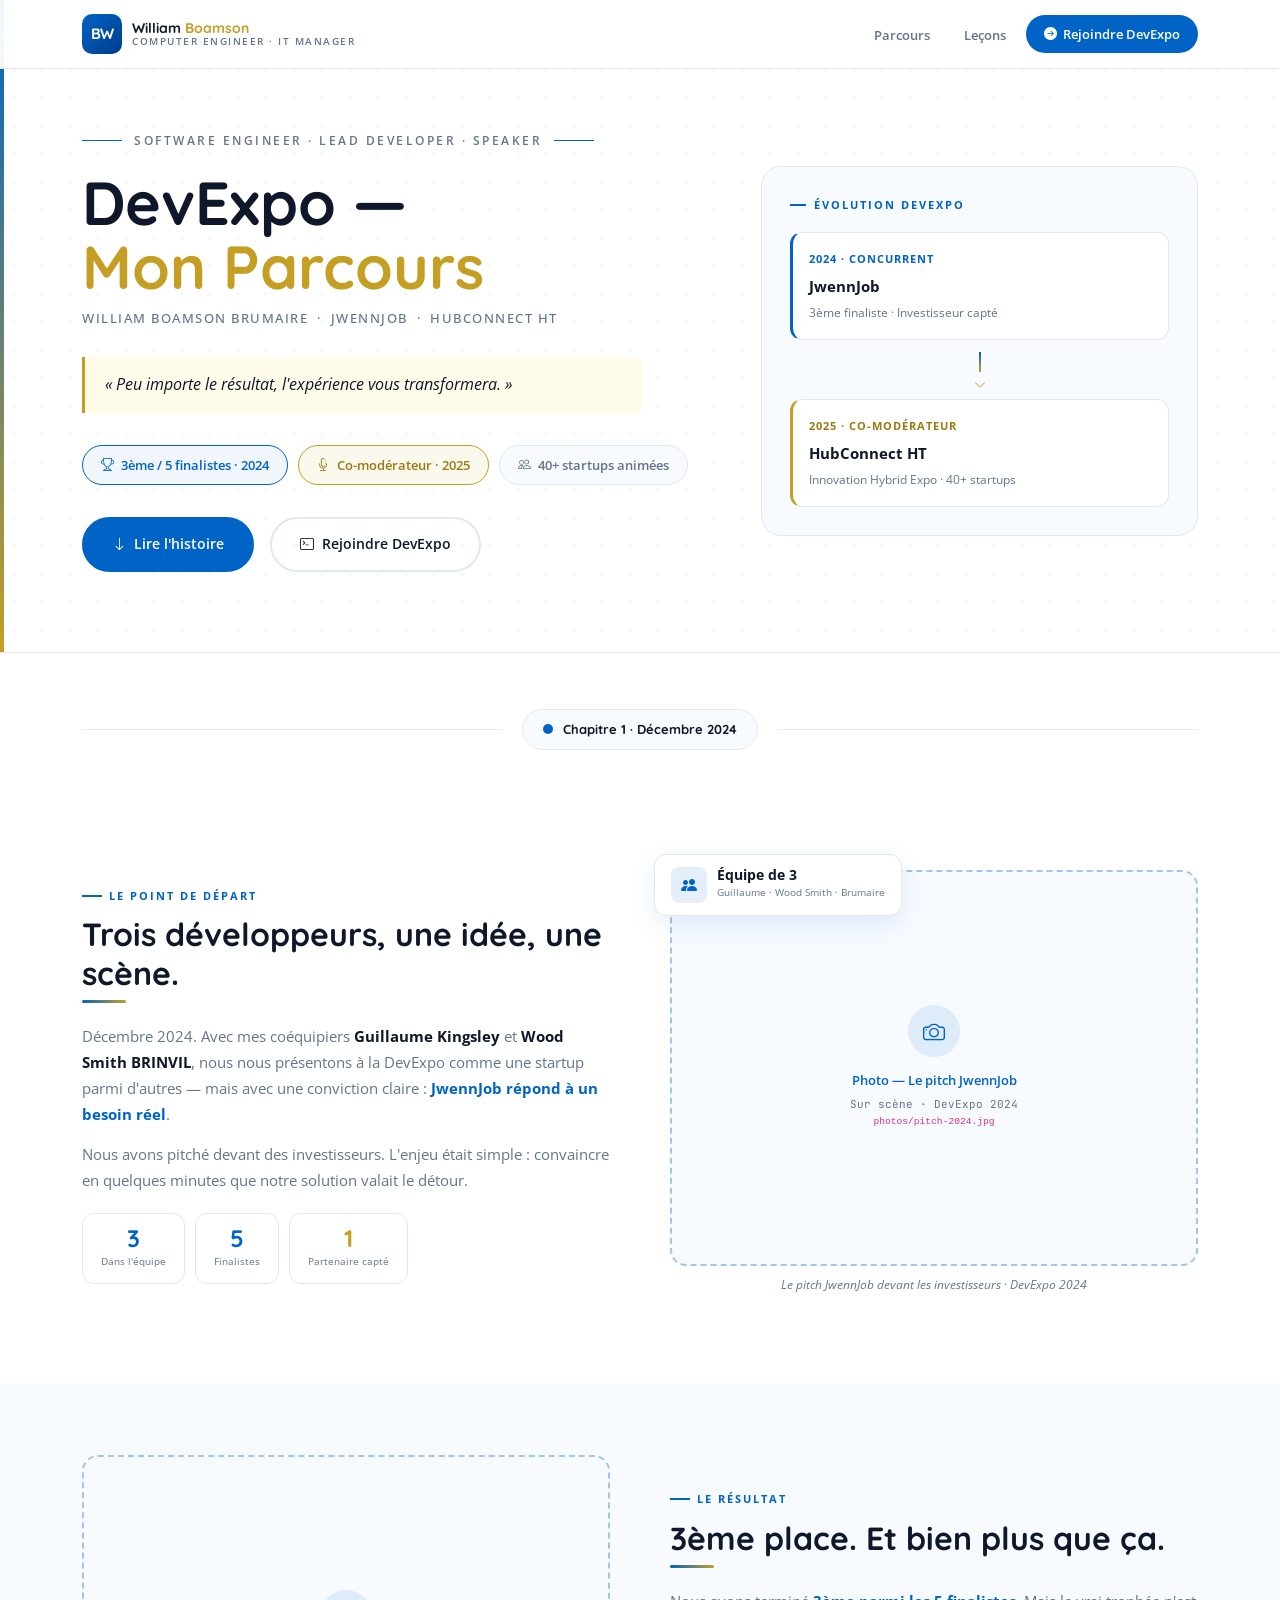
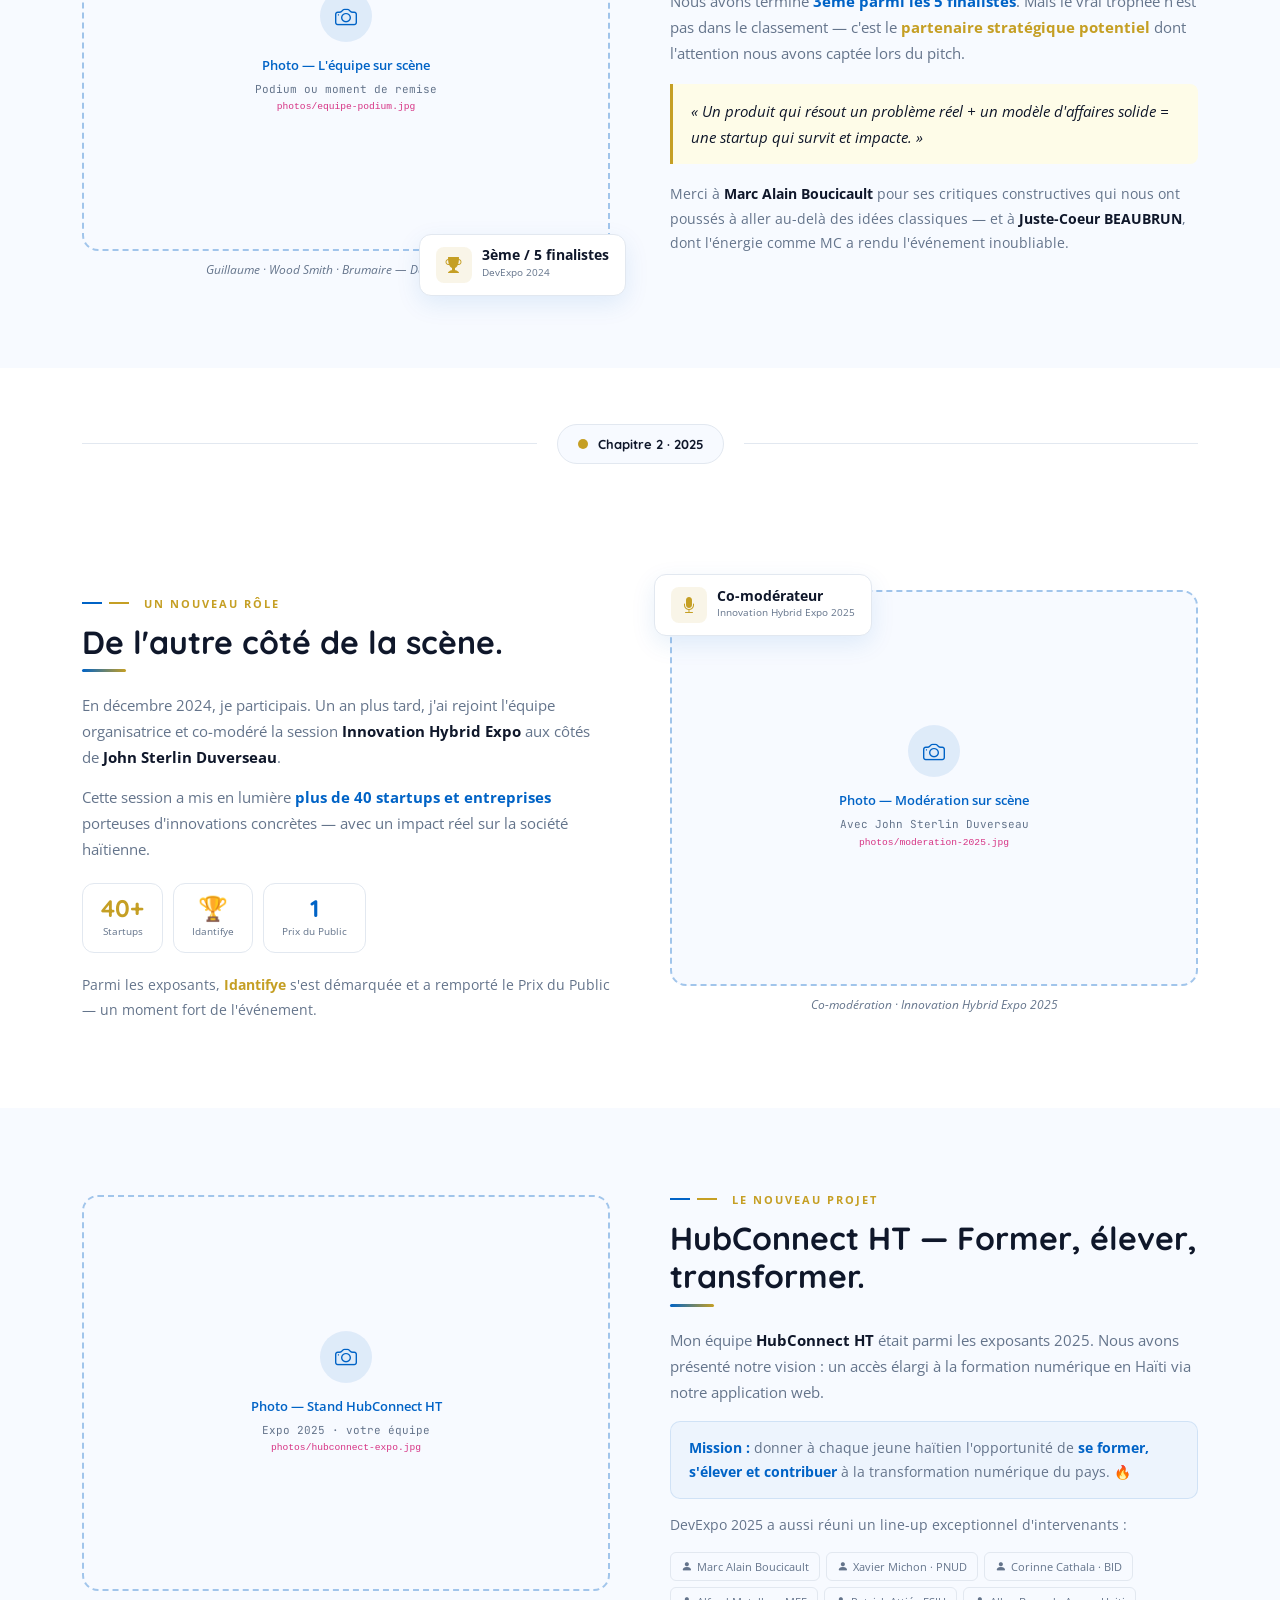
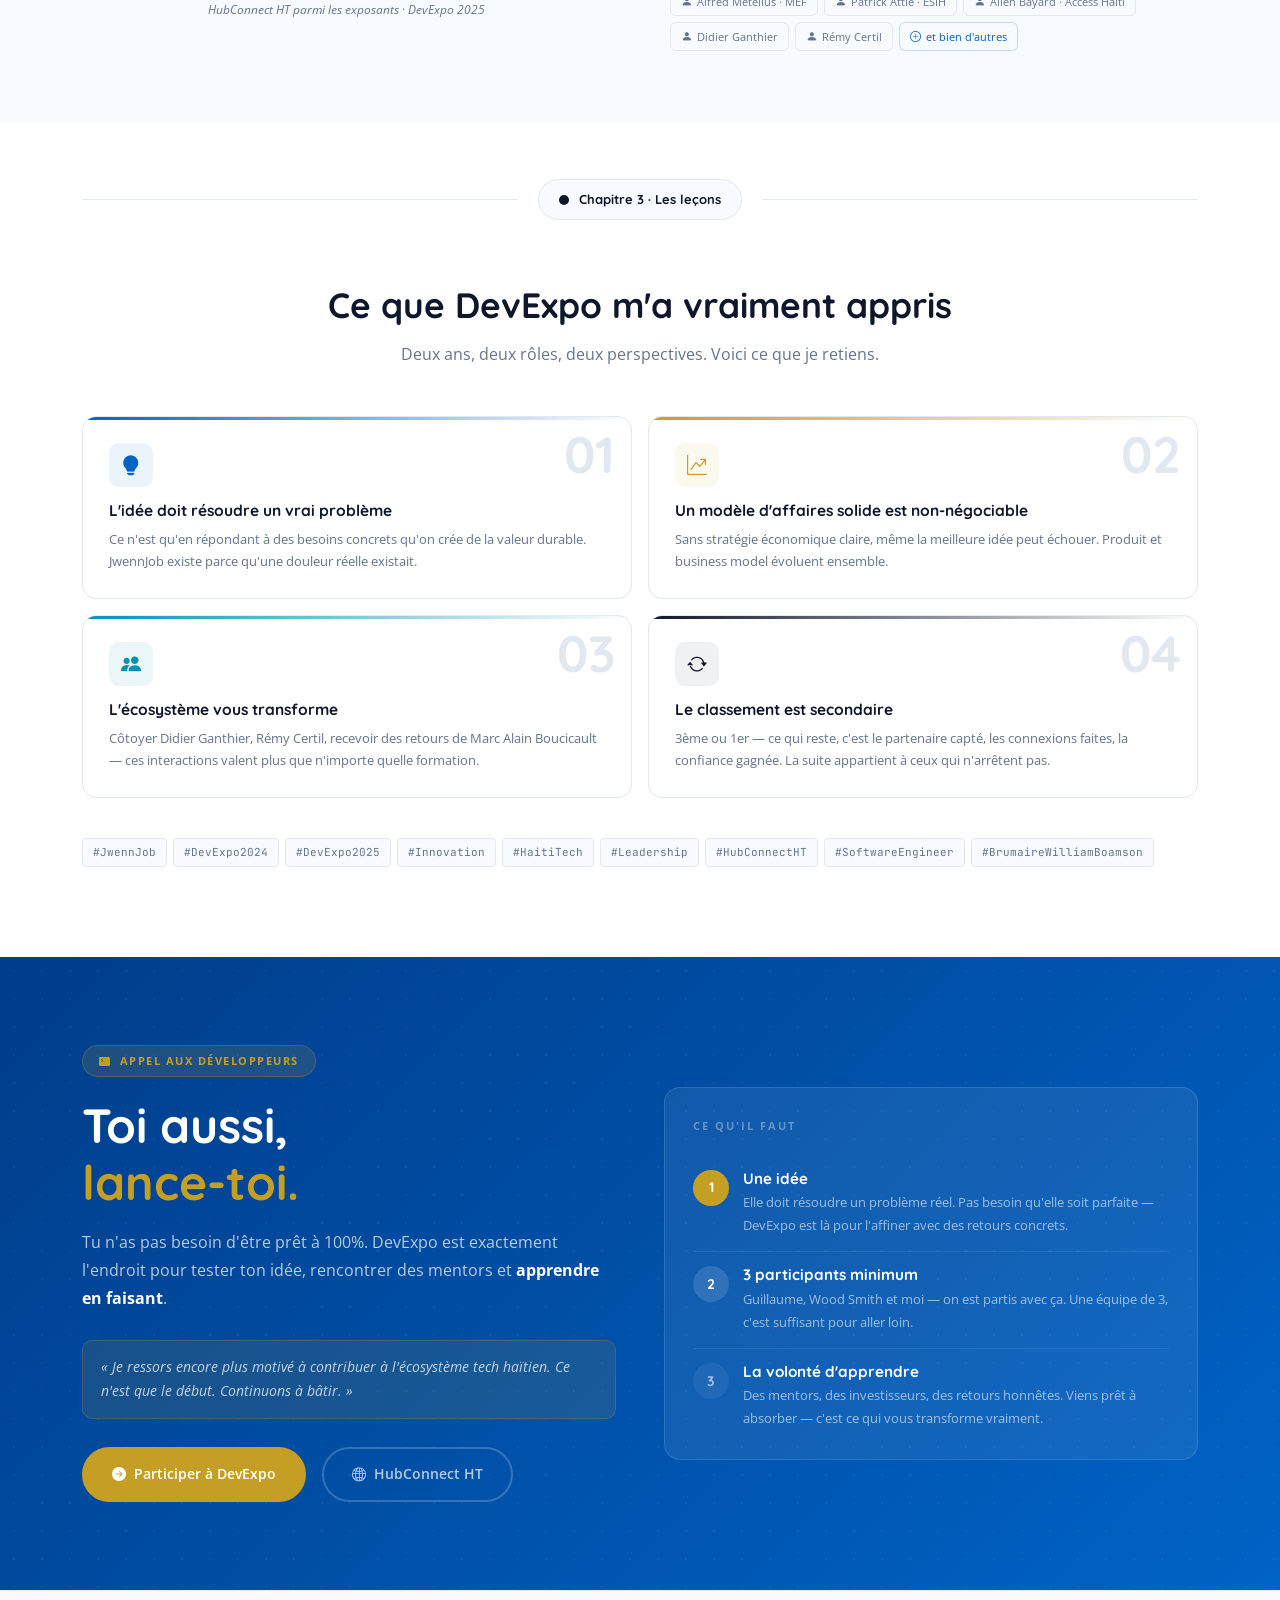
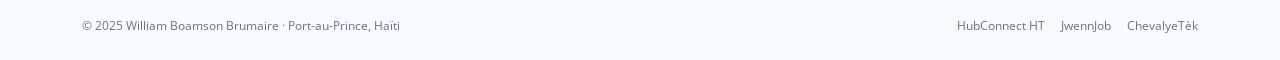
<file: highlight/devexpo.html>
<!DOCTYPE html>
<html lang="fr">
<head>
  <meta charset="UTF-8"/>
  <meta name="viewport" content="width=device-width, initial-scale=1.0"/>
  <title>DevExpo — Mon Parcours | William Boamson Brumaire</title>

  <link href="https://fonts.googleapis.com/css2?family=Quicksand:wght@500;600;700&family=Open+Sans:wght@400;500;600&family=JetBrains+Mono:wght@400;600&display=swap" rel="stylesheet"/>
  <link rel="stylesheet" href="https://cdn.jsdelivr.net/npm/bootstrap-icons@1.11.3/font/bootstrap-icons.min.css"/>
  <link rel="stylesheet" href="https://cdn.jsdelivr.net/npm/bootstrap@5.3.3/dist/css/bootstrap.min.css"/>

  <style>
    /* ══════════════════════════════════
       VARIABLES — palette exacte du site
    ══════════════════════════════════ */
    :root {
      --bg:        #ffffff;
      --bg-soft:   #f7faff;
      --default:   #0f172a;
      --muted:     #64748b;
      --gold:      #c59f24;
      --blue:      #0063c6;
      --blue-dark: #003d8a;
      --surface:   #ffffff;
      --border:    #e2e8f0;

      --font-head: 'Quicksand', sans-serif;
      --font-body: 'Open Sans', sans-serif;
      --font-mono: 'JetBrains Mono', monospace;
    }

    *, *::before, *::after { box-sizing: border-box; }

    html { scroll-behavior: smooth; }

    body {
      background: var(--bg);
      color: var(--default);
      font-family: var(--font-body);
      font-size: 16px;
      line-height: 1.75;
      overflow-x: hidden;
    }

    h1,h2,h3,h4,h5,h6 {
      font-family: var(--font-head);
      font-weight: 700;
      color: var(--default);
      line-height: 1.2;
      margin: 0 0 14px;
    }

    a { color: var(--blue); text-decoration: none; transition: .25s; }
    a:hover { color: color-mix(in srgb, var(--blue), transparent 25%); }
    p { color: var(--muted); margin-bottom: 1rem; }

    /* ══════════════════════════════════
       HEADER / NAV
    ══════════════════════════════════ */
    .site-header {
      position: fixed;
      top: 0; left: 0; right: 0;
      z-index: 1000;
      background: rgba(255,255,255,.92);
      backdrop-filter: blur(12px);
      -webkit-backdrop-filter: blur(12px);
      border-bottom: 1px solid var(--border);
      transition: box-shadow .3s ease;
    }

    .site-header.scrolled {
      box-shadow: 0 4px 24px rgba(0,99,198,.08);
    }

    .header-inner {
      display: flex;
      align-items: center;
      justify-content: space-between;
      padding: 14px 0;
    }

    /* Logo — BW mark comme sur le screenshot */
    .logo-wrap {
      display: flex;
      align-items: center;
      gap: 10px;
      text-decoration: none;
    }

    .logo-mark {
      width: 40px; height: 40px;
      background: linear-gradient(135deg, var(--blue), var(--blue-dark));
      border-radius: 10px;
      display: flex; align-items: center; justify-content: center;
      font-family: var(--font-head);
      font-size: 15px;
      font-weight: 700;
      color: #fff;
      letter-spacing: -.5px;
      flex-shrink: 0;
    }

    .logo-text {
      display: flex;
      flex-direction: column;
      line-height: 1.1;
    }

    .logo-text .lt-name {
      font-family: var(--font-head);
      font-size: 14px;
      font-weight: 700;
      color: var(--default);
    }

    .logo-text .lt-name span { color: var(--gold); }

    .logo-text .lt-role {
      font-size: 10px;
      font-weight: 600;
      color: var(--muted);
      text-transform: uppercase;
      letter-spacing: 1.5px;
    }

    /* Nav links */
    .nav-links {
      display: flex;
      align-items: center;
      gap: 6px;
      list-style: none;
      margin: 0; padding: 0;
    }

    .nav-links li a {
      font-size: 13px;
      font-weight: 600;
      color: var(--muted);
      padding: 7px 14px;
      border-radius: 8px;
      transition: all .2s ease;
      text-decoration: none;
    }

    .nav-links li a:hover { color: var(--blue); background: rgba(0,99,198,.06); }
    .nav-links li a.active { color: var(--blue); }

    /* Nav CTA button */
    .nav-cta {
      display: inline-flex;
      align-items: center;
      gap: 6px;
      background: var(--blue);
      color: #fff !important;
      padding: 8px 18px !important;
      border-radius: 50px !important;
      font-size: 13px;
      font-weight: 600;
      transition: all .3s ease !important;
    }

    .nav-cta:hover {
      background: var(--blue-dark) !important;
      color: #fff !important;
    }

    /* Mobile toggle */
    .nav-toggle {
      display: none;
      background: none;
      border: 1px solid var(--border);
      border-radius: 8px;
      padding: 8px 10px;
      cursor: pointer;
      color: var(--default);
      font-size: 18px;
    }

    @media (max-width: 768px) {
      .nav-links { display: none; }
      .nav-toggle { display: flex; align-items: center; }
      .nav-links.open {
        display: flex;
        flex-direction: column;
        position: absolute;
        top: 68px; left: 0; right: 0;
        background: #fff;
        border-bottom: 1px solid var(--border);
        padding: 12px 20px 20px;
        gap: 2px;
        box-shadow: 0 8px 24px rgba(0,0,0,.08);
      }
      .nav-links.open li { width: 100%; }
      .nav-links.open li a { display: block; }
    }

    /* ══════════════════════════════════
       HERO
    ══════════════════════════════════ */
    .hero {
      padding: 130px 0 80px;
      background: var(--bg);
      position: relative;
      overflow: hidden;
      border-bottom: 1px solid var(--border);
    }

    /* Dot pattern */
    .hero::before {
      content: "";
      position: absolute; inset: 0;
      background-image: radial-gradient(var(--border) 1px, transparent 1px);
      background-size: 28px 28px;
      opacity: .55;
      z-index: 0;
    }

    /* Blue left accent bar */
    .hero::after {
      content: "";
      position: absolute;
      top: 0; left: 0;
      width: 4px; height: 100%;
      background: linear-gradient(to bottom, var(--blue), var(--gold));
    }

    .hero .container { position: relative; z-index: 1; }

    /* Eyebrow — site exact style */
    .eyebrow {
      display: flex; align-items: center; gap: 12px; margin-bottom: 20px;
    }
    .eyebrow .line { width: 40px; height: 1px; background: var(--blue); }
    .eyebrow span {
      font-size: 12px; font-weight: 600;
      letter-spacing: 2.5px; text-transform: uppercase; color: var(--muted);
    }

    .hero h1 {
      font-size: clamp(2.4rem, 5vw, 3.8rem);
      color: var(--default); margin-bottom: 8px; line-height: 1.05;
    }
    .hero h1 .gold { color: var(--gold); }

    .hero-sub {
      font-size: 13px; letter-spacing: 1.5px;
      text-transform: uppercase; color: var(--muted);
      font-weight: 500; margin-bottom: 28px;
    }

    /* Quote — signature */
    .hero-quote {
      border-left: 3px solid var(--gold);
      background: #fefce8;
      padding: 14px 20px; margin-bottom: 32px;
      max-width: 560px; border-radius: 0 6px 6px 0;
    }
    .hero-quote p { font-style: italic; color: var(--default); margin: 0; font-size: .97rem; }

    /* Badges */
    .hero-badges { display: flex; flex-wrap: wrap; gap: 10px; margin-bottom: 32px; }
    .hbadge {
      display: inline-flex; align-items: center; gap: 7px;
      padding: 8px 18px; border-radius: 50px;
      font-size: 13px; font-weight: 600; border: 1.5px solid;
    }
    .hbadge.blue { border-color: var(--blue);  color: var(--blue);  background: rgba(0,99,198,.06); }
    .hbadge.gold { border-color: var(--gold);  color: #9a7a10;      background: rgba(197,159,36,.08); }
    .hbadge.dark { border-color: var(--border); color: var(--muted); background: var(--bg-soft); }

    /* Buttons */
    .btn-blue {
      display: inline-flex; align-items: center; gap: 8px;
      background: var(--blue); color: #fff;
      padding: 13px 28px; border-radius: 50px;
      font-weight: 600; font-size: 14px;
      border: 2px solid var(--blue);
      transition: all .3s ease; text-decoration: none;
    }
    .btn-blue:hover { background: transparent; color: var(--blue); }

    .btn-ghost {
      display: inline-flex; align-items: center; gap: 8px;
      background: transparent; color: var(--default);
      padding: 13px 28px; border-radius: 50px;
      font-weight: 600; font-size: 14px;
      border: 2px solid var(--border);
      transition: all .3s ease; text-decoration: none;
    }
    .btn-ghost:hover { border-color: var(--blue); color: var(--blue); }

    /* ══════════════════════════════════
       SCROLL REVEAL
    ══════════════════════════════════ */
    .reveal {
      opacity: 0;
      transform: translateY(40px);
      transition: opacity .7s ease, transform .7s ease;
    }
    .reveal.from-left  { transform: translateX(-50px); }
    .reveal.from-right { transform: translateX(50px); }
    .reveal.visible {
      opacity: 1;
      transform: translate(0, 0);
    }

    /* ══════════════════════════════════
       CHAPTER DIVIDER
    ══════════════════════════════════ */
    .chapter-divider {
      display: flex;
      align-items: center;
      gap: 20px;
      padding: 56px 0 48px;
    }

    .chapter-divider .ch-line { flex: 1; height: 1px; background: var(--border); }

    .chapter-divider .ch-label {
      display: flex; align-items: center; gap: 10px;
      background: var(--bg-soft);
      border: 1px solid var(--border);
      border-radius: 50px;
      padding: 8px 20px;
      font-family: var(--font-head);
      font-size: 13px;
      font-weight: 700;
      color: var(--default);
      white-space: nowrap;
    }

    .chapter-divider .ch-label .ch-dot {
      width: 10px; height: 10px; border-radius: 50%;
    }

    /* ══════════════════════════════════
       STORY BLOCKS — alternating L/R
    ══════════════════════════════════ */
    .story-block {
      padding: 72px 0;
    }

    .story-block.soft { background: var(--bg-soft); }

    .story-block .sb-inner {
      display: grid;
      grid-template-columns: 1fr 1fr;
      gap: 60px;
      align-items: center;
    }

    .story-block .sb-inner.reverse { direction: rtl; }
    .story-block .sb-inner.reverse > * { direction: ltr; }

    @media (max-width: 991px) {
      .story-block .sb-inner,
      .story-block .sb-inner.reverse { grid-template-columns: 1fr; direction: ltr; gap: 36px; }
    }

    /* Text side */
    .sb-text {}

    .sb-chapter-tag {
      display: inline-flex; align-items: center; gap: 7px;
      font-size: 11px; font-weight: 700;
      text-transform: uppercase; letter-spacing: 2px;
      color: var(--blue); margin-bottom: 10px;
    }
    .sb-chapter-tag::before { content: ""; width: 20px; height: 2px; background: var(--blue); }

    .sb-text h2 {
      font-size: clamp(1.5rem, 2.5vw, 2rem);
      color: var(--default); margin-bottom: 8px;
    }

    .sb-rule {
      width: 44px; height: 3px;
      background: linear-gradient(90deg, var(--blue), var(--gold));
      border-radius: 2px; margin-bottom: 20px;
    }

    .sb-text p { font-size: .93rem; color: var(--muted); margin-bottom: 14px; }

    /* Highlight inline */
    .sb-text strong.hl-blue { color: var(--blue); }
    .sb-text strong.hl-gold { color: var(--gold); }
    .sb-text strong.hl-dark { color: var(--default); }

    /* Quote style */
    .sb-quote {
      border-left: 3px solid var(--gold);
      background: #fefce8;
      padding: 14px 18px; margin: 18px 0;
      border-radius: 0 8px 8px 0;
    }
    .sb-quote p { font-style: italic; color: var(--default); font-size: .93rem; margin: 0; }

    /* Stat row */
    .sb-stats { display: flex; flex-wrap: wrap; gap: 10px; margin: 20px 0; }
    .sb-stat {
      display: flex; flex-direction: column; align-items: center;
      background: var(--surface); border: 1px solid var(--border);
      border-radius: 12px; padding: 12px 18px; text-align: center; min-width: 80px;
    }
    .sb-stat .n { font-family: var(--font-head); font-size: 1.5rem; font-weight: 700; line-height: 1; }
    .sb-stat .n.blue { color: var(--blue); }
    .sb-stat .n.gold { color: var(--gold); }
    .sb-stat .l { font-size: 10px; color: var(--muted); margin-top: 3px; }

    /* Highlight box */
    .sb-hl {
      background: rgba(0,99,198,.04);
      border: 1px solid rgba(0,99,198,.12);
      border-radius: 10px; padding: 14px 18px; margin-top: 16px;
    }
    .sb-hl p { font-size: .86rem; color: var(--muted); margin: 0; }
    .sb-hl strong { color: var(--blue); }

    /* People tags */
    .people-wrap { display: flex; flex-wrap: wrap; gap: 6px; margin-top: 14px; }
    .ptag {
      display: inline-flex; align-items: center; gap: 5px;
      background: var(--bg-soft); border: 1px solid var(--border);
      border-radius: 6px; padding: 4px 10px;
      font-size: 11px; color: var(--muted);
      transition: all .2s ease;
    }
    .ptag:hover { border-color: var(--blue); color: var(--blue); }
    .ptag i { font-size: 11px; }

    /* Visual side */
    .sb-visual {}

    /* Photo slot */
    .photo-slot {
      position: relative; border-radius: 16px; overflow: hidden;
      background: var(--bg-soft);
      border: 2px dashed color-mix(in srgb, var(--blue), transparent 65%);
      display: flex; flex-direction: column;
      align-items: center; justify-content: center;
      text-align: center; padding: 32px 20px;
      transition: all .3s ease; cursor: pointer;
    }
    .photo-slot:hover { border-color: var(--blue); background: rgba(0,99,198,.03); }
    .photo-slot.ratio-4-3  { aspect-ratio: 4/3; }
    .photo-slot.ratio-3-4  { aspect-ratio: 3/4; }
    .photo-slot.ratio-16-9 { aspect-ratio: 16/9; }
    .photo-slot.ratio-1-1  { aspect-ratio: 1/1; }
    .photo-slot .ps-icon {
      width: 52px; height: 52px; border-radius: 50%;
      background: rgba(0,99,198,.1);
      display: flex; align-items: center; justify-content: center; margin-bottom: 12px;
    }
    .photo-slot .ps-icon i { color: var(--blue); font-size: 22px; }
    .photo-slot .ps-label { font-size: 13px; font-weight: 600; color: var(--blue); margin-bottom: 4px; }
    .photo-slot .ps-hint { font-size: 11px; color: var(--muted); font-family: var(--font-mono); line-height: 1.5; }
    .photo-slot img { position: absolute; inset: 0; width: 100%; height: 100%; object-fit: cover; }
    .photo-caption { font-size: 12px; color: var(--muted); text-align: center; margin-top: 8px; font-style: italic; }

    /* Visual card overlay — floating stat */
    .visual-wrap { position: relative; }

    .float-badge {
      position: absolute;
      background: #fff;
      border: 1px solid var(--border);
      border-radius: 12px;
      padding: 12px 16px;
      box-shadow: 0 8px 24px rgba(0,99,198,.1);
      display: flex; align-items: center; gap: 10px;
      z-index: 2;
    }

    .float-badge.fb-tl { top: -16px; left: -16px; }
    .float-badge.fb-br { bottom: -16px; right: -16px; }

    .float-badge .fb-icon {
      width: 36px; height: 36px; border-radius: 8px;
      display: flex; align-items: center; justify-content: center;
      flex-shrink: 0;
    }

    .float-badge.blue .fb-icon { background: rgba(0,99,198,.1); }
    .float-badge.gold .fb-icon { background: rgba(197,159,36,.1); }
    .float-badge.blue .fb-icon i { color: var(--blue); font-size: 16px; }
    .float-badge.gold .fb-icon i { color: var(--gold); font-size: 16px; }
    .float-badge .fb-text .fb-val { font-size: .88rem; font-weight: 700; color: var(--default); line-height: 1.2; }
    .float-badge .fb-text .fb-sub { font-size: 10px; color: var(--muted); }

    @media (max-width: 576px) {
      .float-badge { display: none; }
    }

    /* ══════════════════════════════════
       LESSONS GRID
    ══════════════════════════════════ */
    .lesson-card {
      background: var(--surface); border: 1px solid var(--border);
      border-radius: 14px; padding: 26px; height: 100%;
      position: relative; overflow: hidden;
      transition: all .3s ease;
    }
    .lesson-card::before {
      content: ""; position: absolute;
      top: 0; left: 0; right: 0; height: 3px;
    }
    .lesson-card.lc-blue::before  { background: linear-gradient(90deg, var(--blue), transparent); }
    .lesson-card.lc-gold::before  { background: linear-gradient(90deg, var(--gold), transparent); }
    .lesson-card.lc-teal::before  { background: linear-gradient(90deg, #0891b2, transparent); }
    .lesson-card.lc-slate::before { background: linear-gradient(90deg, var(--default), transparent); }
    .lesson-card:hover { transform: translateY(-4px); box-shadow: 0 14px 36px rgba(0,99,198,.08); }
    .lesson-card .lc-num { position: absolute; top: 12px; right: 16px; font-size: 3.2rem; font-weight: 900; color: var(--border); font-family: var(--font-head); line-height: 1; }
    .lesson-card .lc-icon { width: 44px; height: 44px; border-radius: 10px; display: flex; align-items: center; justify-content: center; margin-bottom: 14px; }
    .lesson-card.lc-blue  .lc-icon { background: rgba(0,99,198,.08); }
    .lesson-card.lc-gold  .lc-icon { background: rgba(197,159,36,.08); }
    .lesson-card.lc-teal  .lc-icon { background: rgba(8,145,178,.08); }
    .lesson-card.lc-slate .lc-icon { background: rgba(15,23,42,.06); }
    .lesson-card.lc-blue  .lc-icon i { color: var(--blue); font-size: 20px; }
    .lesson-card.lc-gold  .lc-icon i { color: var(--gold); font-size: 20px; }
    .lesson-card.lc-teal  .lc-icon i { color: #0891b2; font-size: 20px; }
    .lesson-card.lc-slate .lc-icon i { color: var(--default); font-size: 20px; }
    .lesson-card h4 { font-size: .97rem; color: var(--default); margin-bottom: 8px; }
    .lesson-card p  { font-size: .84rem; color: var(--muted); margin: 0; line-height: 1.65; }

    /* ══════════════════════════════════
       CTA SECTION
    ══════════════════════════════════ */
    .cta-section {
      background: linear-gradient(135deg, var(--blue-dark) 0%, var(--blue) 100%);
      padding: 88px 0; position: relative; overflow: hidden;
    }
    .cta-section::before {
      content: ""; position: absolute; inset: 0;
      background-image: radial-gradient(rgba(255,255,255,.04) 1px, transparent 1px);
      background-size: 28px 28px;
    }
    .cta-section .container { position: relative; z-index: 1; }
    .cta-section h2 { color: #fff; font-size: clamp(2rem, 4vw, 3rem); margin-bottom: 16px; }
    .cta-section h2 span { color: var(--gold); }

    .req-block {
      background: rgba(255,255,255,.07);
      border: 1px solid rgba(255,255,255,.12);
      border-radius: 16px; padding: 28px;
    }
    .req-item {
      display: flex; align-items: flex-start; gap: 14px;
      padding: 14px 0; border-bottom: 1px solid rgba(255,255,255,.08);
    }
    .req-item:last-child { border-bottom: none; padding-bottom: 0; }
    .req-num {
      width: 36px; height: 36px; border-radius: 50%;
      display: flex; align-items: center; justify-content: center;
      font-family: var(--font-head); font-size: 14px; font-weight: 700;
      flex-shrink: 0;
    }
    .req-num.gold { background: var(--gold); color: #fff; }
    .req-num.dim  { background: rgba(255,255,255,.12); color: #fff; }
    .req-num.dimmer { background: rgba(255,255,255,.06); color: rgba(255,255,255,.6); }
    .req-item h5 { font-size: .95rem; color: #fff; margin-bottom: 3px; }
    .req-item p  { font-size: .83rem; color: rgba(255,255,255,.6); margin: 0; }

    /* Hashtags */
    .tags-row { display: flex; flex-wrap: wrap; gap: 6px; padding: 40px 0 10px; }
    .htag {
      font-family: var(--font-mono); font-size: 11px;
      color: var(--muted); padding: 4px 10px;
      background: var(--bg-soft); border-radius: 4px;
      border: 1px solid var(--border); transition: all .2s ease;
    }
    .htag:hover { color: var(--blue); border-color: rgba(0,99,198,.25); }

    /* ══════════════════════════════════
       FOOTER STRIP
    ══════════════════════════════════ */
    .site-footer {
      background: var(--bg-soft);
      border-top: 1px solid var(--border);
      padding: 24px 0;
    }
    .site-footer .ft-inner {
      display: flex; align-items: center;
      justify-content: space-between; flex-wrap: wrap; gap: 12px;
    }
    .site-footer .ft-copy { font-size: 12px; color: var(--muted); }
    .site-footer .ft-links { display: flex; gap: 16px; }
    .site-footer .ft-links a { font-size: 12px; color: var(--muted); }
    .site-footer .ft-links a:hover { color: var(--blue); }
  </style>
</head>
<body>

<!-- ══════════════════════════════════
     HEADER
══════════════════════════════════ -->
<header class="site-header" id="site-header">
  <div class="container">
    <div class="header-inner">

      <!-- Logo -->
      <a href="#" class="logo-wrap">
        <div class="logo-mark">BW</div>
        <div class="logo-text">
          <span class="lt-name">William <span>Boamson</span></span>
          <span class="lt-role">Computer Engineer · IT Manager</span>
        </div>
      </a>

      <!-- Nav desktop -->
      <ul class="nav-links" id="nav-links">
        <li><a href="#story">Parcours</a></li>
        <li><a href="#lessons">Leçons</a></li>
        <li><a href="#cta" class="nav-cta"><i class="bi bi-arrow-right-circle-fill"></i> Rejoindre DevExpo</a></li>
      </ul>

      <!-- Mobile toggle -->
      <button class="nav-toggle" id="nav-toggle" aria-label="Menu">
        <i class="bi bi-list"></i>
      </button>

    </div>
  </div>
</header>


<!-- ══════════════════════════════════
     HERO
══════════════════════════════════ -->
<section class="hero">
  <div class="container">
    <div class="row align-items-center g-5">

      <div class="col-lg-7">
        <div class="eyebrow reveal">
          <div class="line"></div>
          <span>Software Engineer · Lead Developer · Speaker</span>
          <div class="line"></div>
        </div>

        <h1 class="reveal" style="transition-delay:.1s">
          DevExpo —<br>
          <span class="gold">Mon Parcours</span>
        </h1>

        <p class="hero-sub reveal" style="transition-delay:.15s">
          William Boamson Brumaire &nbsp;·&nbsp; JwennJob &nbsp;·&nbsp; HubConnect HT
        </p>

        <div class="hero-quote reveal" style="transition-delay:.2s">
          <p>« Peu importe le résultat, l'expérience vous transformera. »</p>
        </div>

        <div class="hero-badges reveal" style="transition-delay:.25s">
          <span class="hbadge blue"><i class="bi bi-trophy"></i> 3ème / 5 finalistes · 2024</span>
          <span class="hbadge gold"><i class="bi bi-mic"></i> Co-modérateur · 2025</span>
          <span class="hbadge dark"><i class="bi bi-people"></i> 40+ startups animées</span>
        </div>

        <div class="d-flex flex-wrap gap-3 reveal" style="transition-delay:.3s">
          <a href="#story" class="btn-blue"><i class="bi bi-arrow-down"></i> Lire l'histoire</a>
          <a href="#cta"   class="btn-ghost"><i class="bi bi-terminal"></i> Rejoindre DevExpo</a>
        </div>
      </div>

      <!-- Right — progression visuelle -->
      <div class="col-lg-5 reveal from-right" style="transition-delay:.2s">
        <div style="background:var(--bg-soft); border:1px solid var(--border); border-radius:20px; padding:28px;">
          <div style="font-size:11px; font-weight:700; text-transform:uppercase; letter-spacing:2px; color:var(--blue); margin-bottom:18px; display:flex; align-items:center; gap:8px;">
            <span style="width:16px;height:2px;background:var(--blue);display:inline-block;"></span>
            Évolution DevExpo
          </div>
          <!-- 2024 -->
          <div style="background:var(--surface); border:1px solid var(--border); border-radius:12px; padding:16px; border-left:3px solid var(--blue); margin-bottom:12px;">
            <div style="font-size:11px; font-weight:700; color:var(--blue); text-transform:uppercase; letter-spacing:1px; margin-bottom:5px;">2024 · Concurrent</div>
            <div style="font-weight:700; font-size:.95rem; color:var(--default);">JwennJob</div>
            <div style="font-size:12px; color:var(--muted); margin-top:2px;">3ème finaliste · Investisseur capté</div>
          </div>
          <!-- arrow -->
          <div style="display:flex; justify-content:center; margin:4px 0;">
            <div style="display:flex; flex-direction:column; align-items:center; gap:2px;">
              <div style="width:2px; height:20px; background:linear-gradient(to bottom, var(--blue), var(--gold));"></div>
              <i class="bi bi-chevron-down" style="font-size:12px; color:var(--gold);"></i>
            </div>
          </div>
          <!-- 2025 -->
          <div style="background:var(--surface); border:1px solid var(--border); border-radius:12px; padding:16px; border-left:3px solid var(--gold);">
            <div style="font-size:11px; font-weight:700; color:#9a7a10; text-transform:uppercase; letter-spacing:1px; margin-bottom:5px;">2025 · Co-Modérateur</div>
            <div style="font-weight:700; font-size:.95rem; color:var(--default);">HubConnect HT</div>
            <div style="font-size:12px; color:var(--muted); margin-top:2px;">Innovation Hybrid Expo · 40+ startups</div>
          </div>
        </div>
      </div>

    </div>
  </div>
</section>


<!-- ══════════════════════════════════
     STORY — narration progressive
══════════════════════════════════ -->
<div id="story">

  <!-- ── CHAPITRE 1 ── -->
  <div class="container">
    <div class="chapter-divider reveal">
      <div class="ch-line"></div>
      <div class="ch-label">
        <div class="ch-dot" style="background:var(--blue);"></div>
        Chapitre 1 · Décembre 2024
      </div>
      <div class="ch-line"></div>
    </div>
  </div>

  <!-- Block 1 — Texte gauche / Photo droite -->
  <section class="story-block">
    <div class="container">
      <div class="sb-inner">

        <div class="sb-text reveal from-left">
          <div class="sb-chapter-tag">Le point de départ</div>
          <h2>Trois développeurs, une idée, une scène.</h2>
          <div class="sb-rule"></div>
          <p>Décembre 2024. Avec mes coéquipiers <strong class="hl-dark">Guillaume Kingsley</strong> et <strong class="hl-dark">Wood Smith BRINVIL</strong>, nous nous présentons à la DevExpo comme une startup parmi d'autres — mais avec une conviction claire : <strong class="hl-blue">JwennJob répond à un besoin réel</strong>.</p>
          <p>Nous avons pitché devant des investisseurs. L'enjeu était simple : convaincre en quelques minutes que notre solution valait le détour.</p>
          <div class="sb-stats">
            <div class="sb-stat"><span class="n blue">3</span><span class="l">Dans l'équipe</span></div>
            <div class="sb-stat"><span class="n blue">5</span><span class="l">Finalistes</span></div>
            <div class="sb-stat"><span class="n gold">1</span><span class="l">Partenaire capté</span></div>
          </div>
        </div>

        <div class="sb-visual reveal from-right">
          <div class="visual-wrap">
            <div class="float-badge fb-tl blue">
              <div class="fb-icon"><i class="bi bi-people-fill"></i></div>
              <div class="fb-text">
                <div class="fb-val">Équipe de 3</div>
                <div class="fb-sub">Guillaume · Wood Smith · Brumaire</div>
              </div>
            </div>
            <div class="photo-slot ratio-4-3">
              <div class="ps-icon"><i class="bi bi-camera"></i></div>
              <div class="ps-label">Photo — Le pitch JwennJob</div>
              <div class="ps-hint">Sur scène · DevExpo 2024<br><code>photos/pitch-2024.jpg</code></div>
            </div>
            <p class="photo-caption">Le pitch JwennJob devant les investisseurs · DevExpo 2024</p>
          </div>
        </div>

      </div>
    </div>
  </section>

  <!-- Block 2 — Photo gauche / Texte droite -->
  <section class="story-block soft">
    <div class="container">
      <div class="sb-inner reverse">

        <div class="sb-text reveal from-right">
          <div class="sb-chapter-tag">Le résultat</div>
          <h2>3ème place. Et bien plus que ça.</h2>
          <div class="sb-rule"></div>
          <p>Nous avons terminé <strong class="hl-blue">3ème parmi les 5 finalistes</strong>. Mais le vrai trophée n'est pas dans le classement — c'est le <strong class="hl-gold">partenaire stratégique potentiel</strong> dont l'attention nous avons captée lors du pitch.</p>
          <div class="sb-quote">
            <p>« Un produit qui résout un problème réel + un modèle d'affaires solide = une startup qui survit et impacte. »</p>
          </div>
          <p style="font-size:.88rem;">Merci à <strong class="hl-dark">Marc Alain Boucicault</strong> pour ses critiques constructives qui nous ont poussés à aller au-delà des idées classiques — et à <strong class="hl-dark">Juste-Coeur BEAUBRUN</strong>, dont l'énergie comme MC a rendu l'événement inoubliable.</p>
        </div>

        <div class="sb-visual reveal from-left">
          <div class="visual-wrap">
            <div class="float-badge fb-br gold">
              <div class="fb-icon"><i class="bi bi-trophy-fill"></i></div>
              <div class="fb-text">
                <div class="fb-val">3ème / 5 finalistes</div>
                <div class="fb-sub">DevExpo 2024</div>
              </div>
            </div>
            <div class="photo-slot ratio-4-3">
              <div class="ps-icon"><i class="bi bi-camera"></i></div>
              <div class="ps-label">Photo — L'équipe sur scène</div>
              <div class="ps-hint">Podium ou moment de remise<br><code>photos/equipe-podium.jpg</code></div>
            </div>
            <p class="photo-caption">Guillaume · Wood Smith · Brumaire — DevExpo 2024</p>
          </div>
        </div>

      </div>
    </div>
  </section>

  <!-- ── CHAPITRE 2 ── -->
  <div class="container">
    <div class="chapter-divider reveal">
      <div class="ch-line"></div>
      <div class="ch-label">
        <div class="ch-dot" style="background:var(--gold);"></div>
        Chapitre 2 · 2025
      </div>
      <div class="ch-line"></div>
    </div>
  </div>

  <!-- Block 3 — Texte gauche / Photo droite -->
  <section class="story-block">
    <div class="container">
      <div class="sb-inner">

        <div class="sb-text reveal from-left">
          <div class="sb-chapter-tag" style="color:var(--gold);">
            <span style="display:inline-block; width:20px; height:2px; background:var(--gold); vertical-align:middle; margin-right:8px;"></span>
            Un nouveau rôle
          </div>
          <h2>De l'autre côté de la scène.</h2>
          <div class="sb-rule"></div>
          <p>En décembre 2024, je participais. Un an plus tard, j'ai rejoint l'équipe organisatrice et co-modéré la session <strong class="hl-dark">Innovation Hybrid Expo</strong> aux côtés de <strong class="hl-dark">John Sterlin Duverseau</strong>.</p>
          <p>Cette session a mis en lumière <strong class="hl-blue">plus de 40 startups et entreprises</strong> porteuses d'innovations concrètes — avec un impact réel sur la société haïtienne.</p>
          <div class="sb-stats">
            <div class="sb-stat"><span class="n gold">40+</span><span class="l">Startups</span></div>
            <div class="sb-stat"><span class="n gold">🏆</span><span class="l">Idantifye</span></div>
            <div class="sb-stat"><span class="n blue">1</span><span class="l">Prix du Public</span></div>
          </div>
          <p style="font-size:.88rem; margin-top:4px;">Parmi les exposants, <strong class="hl-gold">Idantifye</strong> s'est démarquée et a remporté le Prix du Public — un moment fort de l'événement.</p>
        </div>

        <div class="sb-visual reveal from-right">
          <div class="visual-wrap">
            <div class="float-badge fb-tl gold">
              <div class="fb-icon"><i class="bi bi-mic-fill"></i></div>
              <div class="fb-text">
                <div class="fb-val">Co-modérateur</div>
                <div class="fb-sub">Innovation Hybrid Expo 2025</div>
              </div>
            </div>
            <div class="photo-slot ratio-4-3">
              <div class="ps-icon"><i class="bi bi-camera"></i></div>
              <div class="ps-label">Photo — Modération sur scène</div>
              <div class="ps-hint">Avec John Sterlin Duverseau<br><code>photos/moderation-2025.jpg</code></div>
            </div>
            <p class="photo-caption">Co-modération · Innovation Hybrid Expo 2025</p>
          </div>
        </div>

      </div>
    </div>
  </section>

  <!-- Block 4 — Photo gauche / Texte droite -->
  <section class="story-block soft">
    <div class="container">
      <div class="sb-inner reverse">

        <div class="sb-text reveal from-right">
          <div class="sb-chapter-tag" style="color:var(--gold);">
            <span style="display:inline-block; width:20px; height:2px; background:var(--gold); vertical-align:middle; margin-right:8px;"></span>
            Le nouveau projet
          </div>
          <h2>HubConnect HT — Former, élever, transformer.</h2>
          <div class="sb-rule"></div>
          <p>Mon équipe <strong class="hl-dark">HubConnect HT</strong> était parmi les exposants 2025. Nous avons présenté notre vision : un accès élargi à la formation numérique en Haïti via notre application web.</p>
          <div class="sb-hl">
            <p><strong>Mission :</strong> donner à chaque jeune haïtien l'opportunité de <strong>se former, s'élever et contribuer</strong> à la transformation numérique du pays. 🔥</p>
          </div>
          <p style="font-size:.88rem; margin-top:14px;">DevExpo 2025 a aussi réuni un line-up exceptionnel d'intervenants :</p>
          <div class="people-wrap">
            <span class="ptag"><i class="bi bi-person-fill"></i> Marc Alain Boucicault</span>
            <span class="ptag"><i class="bi bi-person-fill"></i> Xavier Michon · PNUD</span>
            <span class="ptag"><i class="bi bi-person-fill"></i> Corinne Cathala · BID</span>
            <span class="ptag"><i class="bi bi-person-fill"></i> Alfred Metellus · MEF</span>
            <span class="ptag"><i class="bi bi-person-fill"></i> Patrick Attié · ESIH</span>
            <span class="ptag"><i class="bi bi-person-fill"></i> Allen Bayard · Access Haiti</span>
            <span class="ptag"><i class="bi bi-person-fill"></i> Didier Ganthier</span>
            <span class="ptag"><i class="bi bi-person-fill"></i> Rémy Certil</span>
            <span class="ptag" style="color:var(--blue); border-color:rgba(0,99,198,.2);"><i class="bi bi-plus-circle"></i> et bien d'autres</span>
          </div>
        </div>

        <div class="sb-visual reveal from-left">
          <div class="visual-wrap">
            <div class="photo-slot ratio-4-3">
              <div class="ps-icon"><i class="bi bi-camera"></i></div>
              <div class="ps-label">Photo — Stand HubConnect HT</div>
              <div class="ps-hint">Expo 2025 · votre équipe<br><code>photos/hubconnect-expo.jpg</code></div>
            </div>
            <p class="photo-caption">HubConnect HT parmi les exposants · DevExpo 2025</p>
          </div>
        </div>

      </div>
    </div>
  </section>

  <!-- ── CHAPITRE 3 ── -->
  <div class="container">
    <div class="chapter-divider reveal">
      <div class="ch-line"></div>
      <div class="ch-label">
        <div class="ch-dot" style="background:var(--default);"></div>
        Chapitre 3 · Les leçons
      </div>
      <div class="ch-line"></div>
    </div>
  </div>

</div><!-- /story -->


<!-- ══════════════════════════════════
     LEÇONS
══════════════════════════════════ -->
<section id="lessons" style="padding: 16px 0 80px;">
  <div class="container">
    <div class="text-center mb-5 reveal">
      <h2 style="font-size:clamp(1.6rem,3vw,2.2rem);">Ce que DevExpo m'a vraiment appris</h2>
      <p style="max-width:520px; margin:0 auto;">Deux ans, deux rôles, deux perspectives. Voici ce que je retiens.</p>
    </div>

    <div class="row g-3">
      <div class="col-md-6 reveal" style="transition-delay:.0s">
        <div class="lesson-card lc-blue">
          <div class="lc-num">01</div>
          <div class="lc-icon"><i class="bi bi-lightbulb-fill"></i></div>
          <h4>L'idée doit résoudre un vrai problème</h4>
          <p>Ce n'est qu'en répondant à des besoins concrets qu'on crée de la valeur durable. JwennJob existe parce qu'une douleur réelle existait.</p>
        </div>
      </div>
      <div class="col-md-6 reveal" style="transition-delay:.1s">
        <div class="lesson-card lc-gold">
          <div class="lc-num">02</div>
          <div class="lc-icon"><i class="bi bi-graph-up-arrow"></i></div>
          <h4>Un modèle d'affaires solide est non-négociable</h4>
          <p>Sans stratégie économique claire, même la meilleure idée peut échouer. Produit et business model évoluent ensemble.</p>
        </div>
      </div>
      <div class="col-md-6 reveal" style="transition-delay:.15s">
        <div class="lesson-card lc-teal">
          <div class="lc-num">03</div>
          <div class="lc-icon"><i class="bi bi-people-fill"></i></div>
          <h4>L'écosystème vous transforme</h4>
          <p>Côtoyer Didier Ganthier, Rémy Certil, recevoir des retours de Marc Alain Boucicault — ces interactions valent plus que n'importe quelle formation.</p>
        </div>
      </div>
      <div class="col-md-6 reveal" style="transition-delay:.2s">
        <div class="lesson-card lc-slate">
          <div class="lc-num">04</div>
          <div class="lc-icon"><i class="bi bi-arrow-repeat"></i></div>
          <h4>Le classement est secondaire</h4>
          <p>3ème ou 1er — ce qui reste, c'est le partenaire capté, les connexions faites, la confiance gagnée. La suite appartient à ceux qui n'arrêtent pas.</p>
        </div>
      </div>
    </div>

    <div class="tags-row reveal">
      <span class="htag">#JwennJob</span>
      <span class="htag">#DevExpo2024</span>
      <span class="htag">#DevExpo2025</span>
      <span class="htag">#Innovation</span>
      <span class="htag">#HaitiTech</span>
      <span class="htag">#Leadership</span>
      <span class="htag">#HubConnectHT</span>
      <span class="htag">#SoftwareEngineer</span>
      <span class="htag">#BrumaireWilliamBoamson</span>
    </div>
  </div>
</section>


<!-- ══════════════════════════════════
     CTA
══════════════════════════════════ -->
<section id="cta" class="cta-section">
  <div class="container">
    <div class="row align-items-center g-5">

      <div class="col-lg-6 reveal from-left">
        <div style="display:inline-flex; align-items:center; gap:8px; background:rgba(197,159,36,.15); border:1px solid rgba(197,159,36,.25); color:var(--gold); padding:5px 16px; border-radius:30px; font-size:11px; font-weight:700; letter-spacing:1.5px; text-transform:uppercase; margin-bottom:20px;">
          <i class="bi bi-terminal-fill"></i> Appel aux développeurs
        </div>
        <h2>Toi aussi,<br><span>lance-toi.</span></h2>
        <p style="color:rgba(255,255,255,.72); margin-bottom:28px; font-size:1rem;">Tu n'as pas besoin d'être prêt à 100%. DevExpo est exactement l'endroit pour tester ton idée, rencontrer des mentors et <strong style="color:#fff;">apprendre en faisant</strong>.</p>
        <div style="background:rgba(197,159,36,.12); border:1px solid rgba(197,159,36,.22); border-radius:10px; padding:14px 18px; font-size:.88rem; color:rgba(255,255,255,.75); font-style:italic; margin-bottom:28px;">
          « Je ressors encore plus motivé à contribuer à l'écosystème tech haïtien. Ce n'est que le début. Continuons à bâtir. »
        </div>
        <div class="d-flex flex-wrap gap-3">
          <a href="https://banj.ht" target="_blank" class="btn-blue" style="background:var(--gold); border-color:var(--gold);">
            <i class="bi bi-arrow-right-circle-fill"></i> Participer à DevExpo
          </a>
          <a href="https://www.hubconnectht.com" target="_blank" class="btn-ghost" style="border-color:rgba(255,255,255,.2); color:rgba(255,255,255,.7);">
            <i class="bi bi-globe2"></i> HubConnect HT
          </a>
        </div>
      </div>

      <div class="col-lg-6 reveal from-right" style="transition-delay:.1s">
        <div class="req-block">
          <div style="font-size:11px; font-weight:700; color:rgba(255,255,255,.35); letter-spacing:2px; text-transform:uppercase; margin-bottom:20px;">Ce qu'il faut</div>
          <div class="req-item">
            <div class="req-num gold">1</div>
            <div>
              <h5>Une idée</h5>
              <p>Elle doit résoudre un problème réel. Pas besoin qu'elle soit parfaite — DevExpo est là pour l'affiner avec des retours concrets.</p>
            </div>
          </div>
          <div class="req-item">
            <div class="req-num dim">2</div>
            <div>
              <h5>3 participants minimum</h5>
              <p>Guillaume, Wood Smith et moi — on est partis avec ça. Une équipe de 3, c'est suffisant pour aller loin.</p>
            </div>
          </div>
          <div class="req-item">
            <div class="req-num dimmer">3</div>
            <div>
              <h5>La volonté d'apprendre</h5>
              <p>Des mentors, des investisseurs, des retours honnêtes. Viens prêt à absorber — c'est ce qui vous transforme vraiment.</p>
            </div>
          </div>
        </div>
      </div>

    </div>
  </div>
</section>


<!-- ══════════════════════════════════
     FOOTER
══════════════════════════════════ -->
<footer class="site-footer">
  <div class="container">
    <div class="ft-inner">
      <div class="ft-copy">© 2025 William Boamson Brumaire · Port-au-Prince, Haïti</div>
      <div class="ft-links">
        <a href="https://www.hubconnectht.com" target="_blank">HubConnect HT</a>
        <a href="#">JwennJob</a>
        <a href="#">ChevalyeTèk</a>
      </div>
    </div>
  </div>
</footer>


<script src="https://cdn.jsdelivr.net/npm/bootstrap@5.3.3/dist/js/bootstrap.bundle.min.js"></script>
<script>
  /* ── Header scroll shadow ── */
  const header = document.getElementById('site-header');
  window.addEventListener('scroll', () => {
    header.classList.toggle('scrolled', window.scrollY > 20);
  });

  /* ── Mobile nav toggle ── */
  document.getElementById('nav-toggle').addEventListener('click', () => {
    document.getElementById('nav-links').classList.toggle('open');
  });

  /* ── Scroll Reveal ── */
  const revealEls = document.querySelectorAll('.reveal');
  const observer = new IntersectionObserver((entries) => {
    entries.forEach(entry => {
      if (entry.isIntersecting) {
        entry.target.classList.add('visible');
        observer.unobserve(entry.target);
      }
    });
  }, { threshold: 0.12 });

  revealEls.forEach(el => observer.observe(el));
</script>
</body>
</html>
</file>
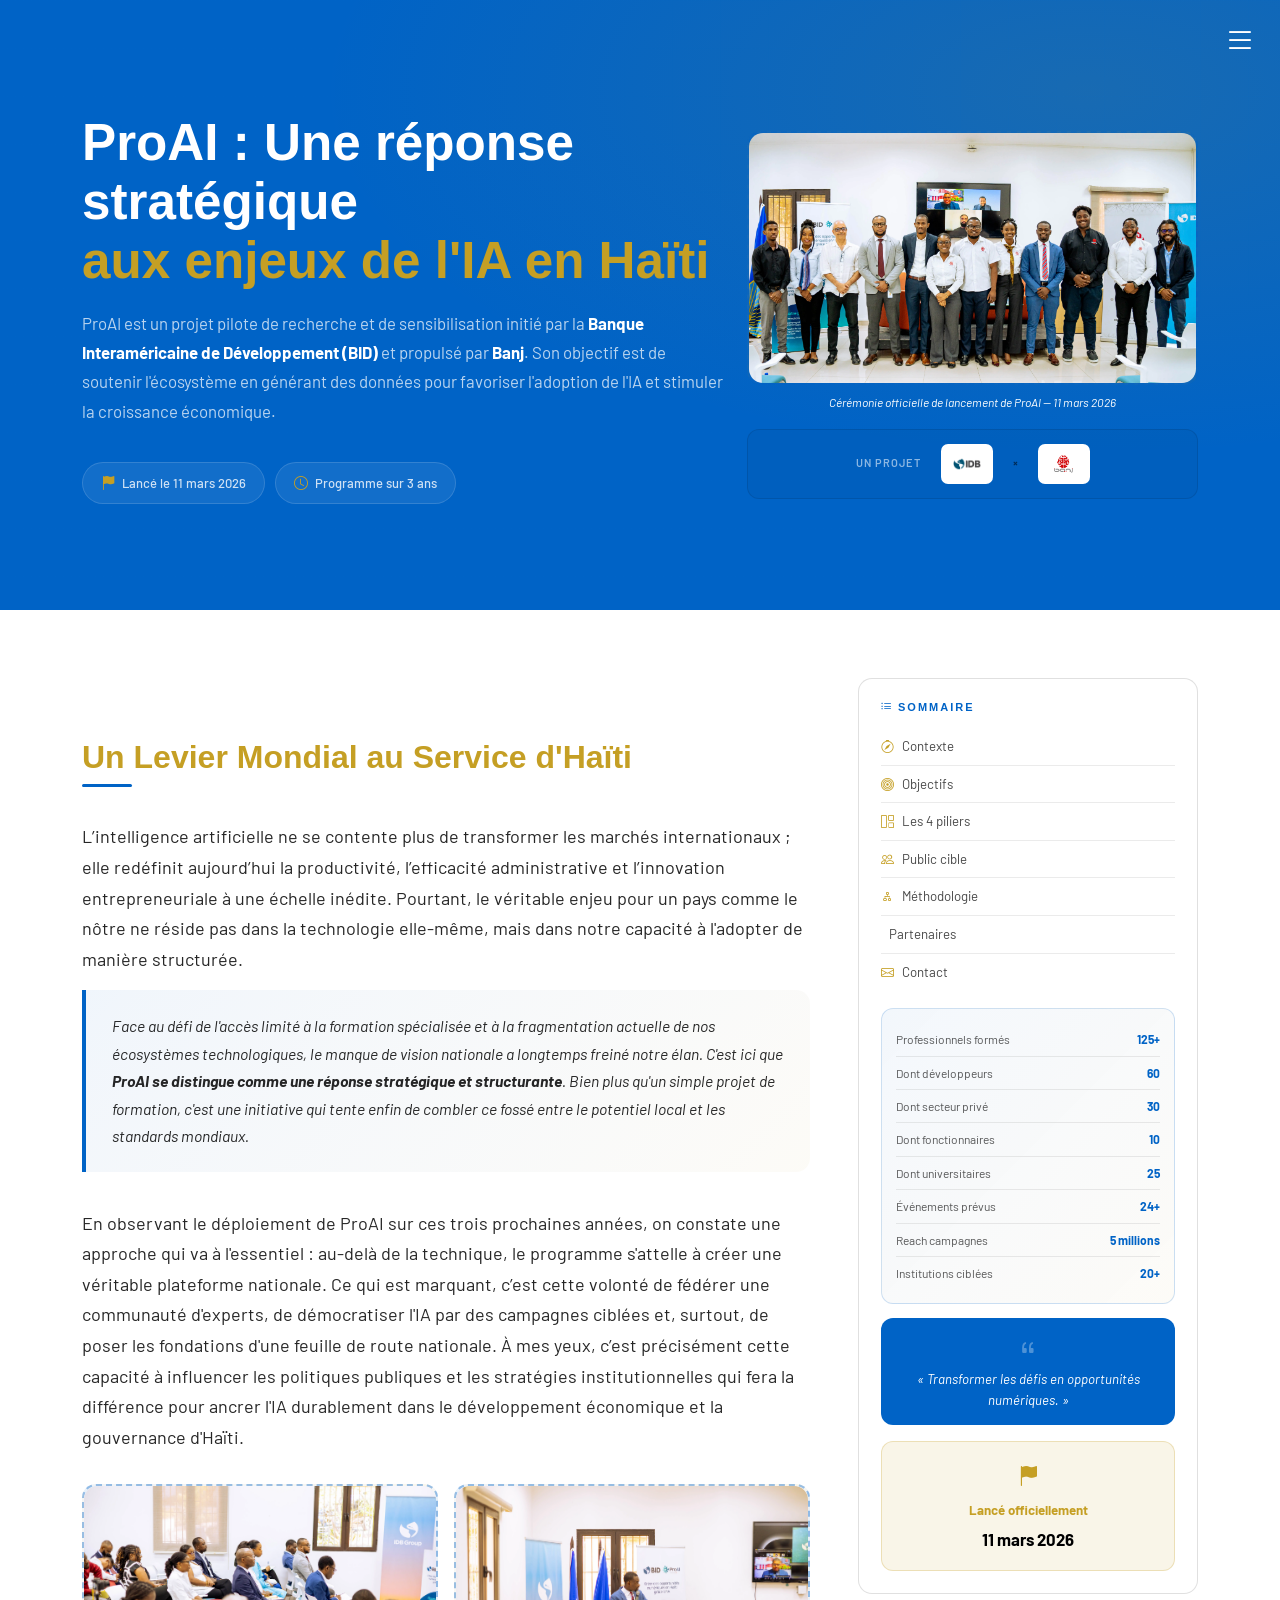
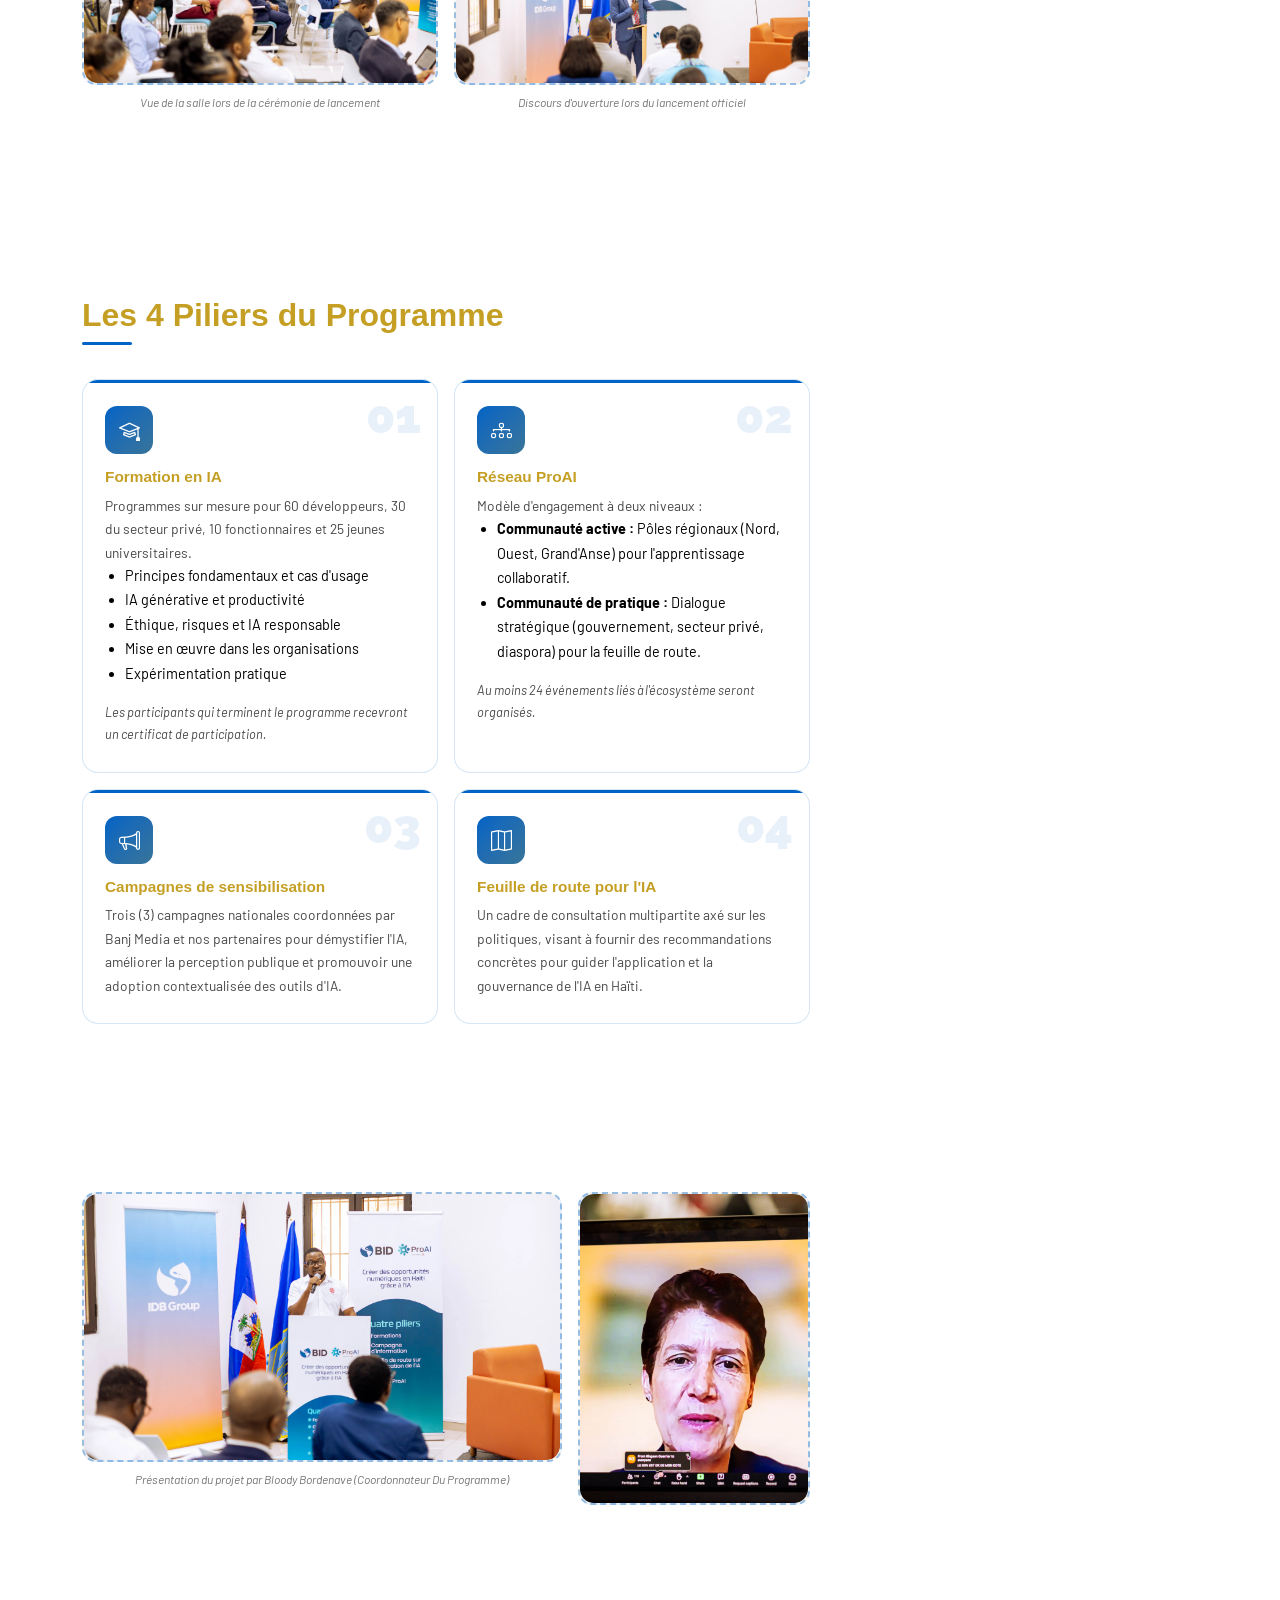
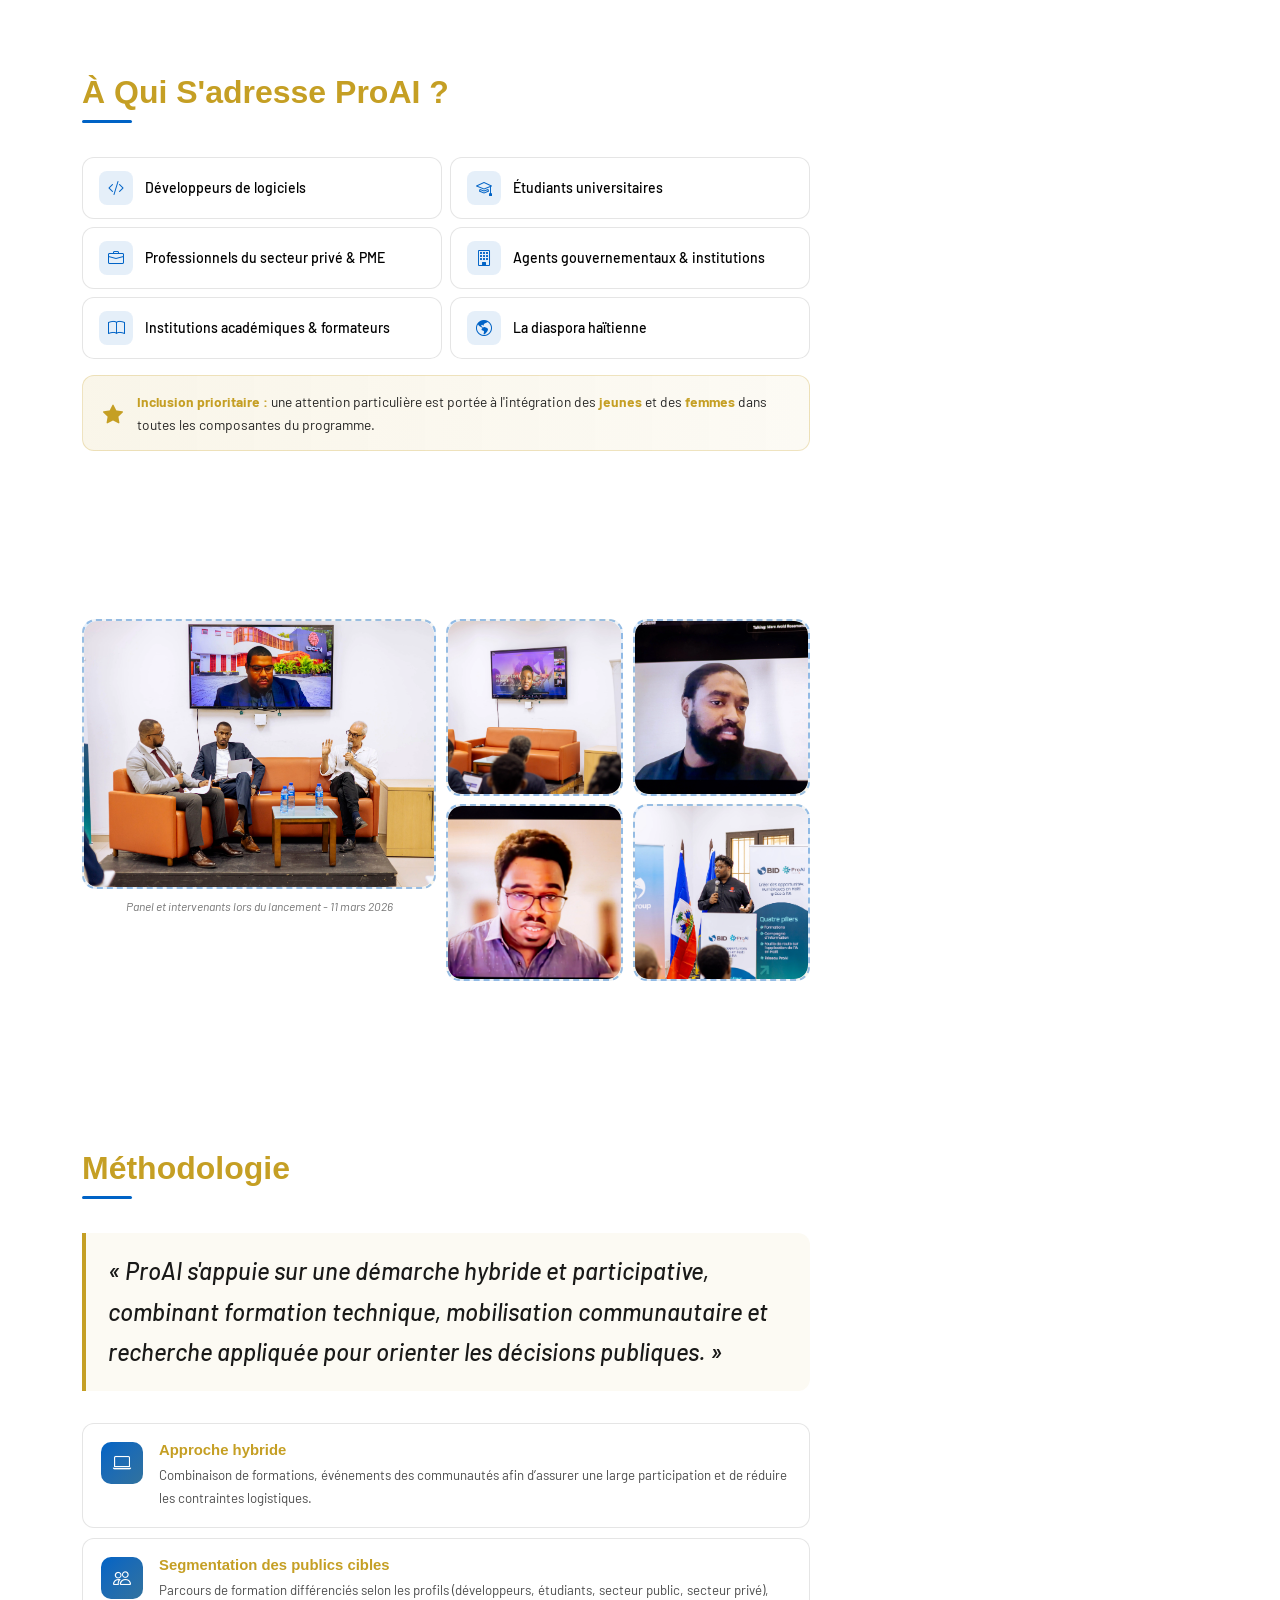
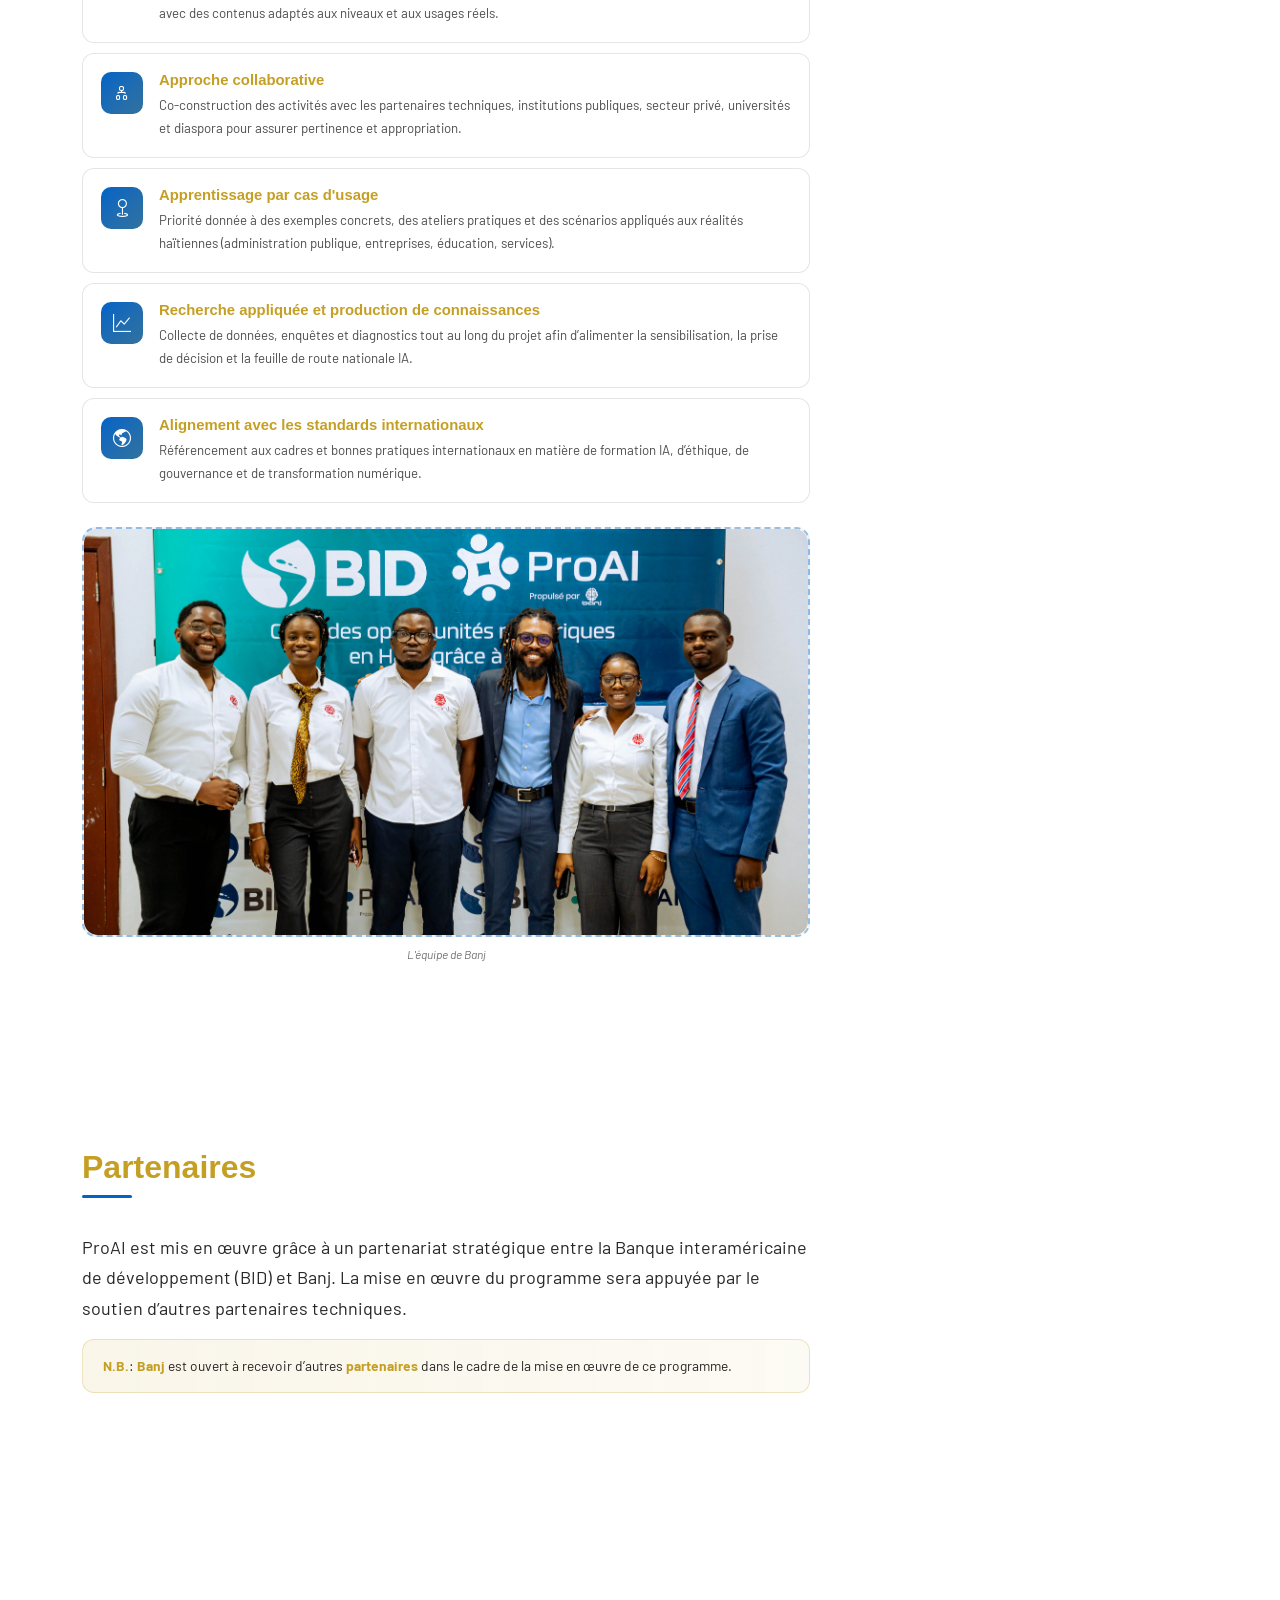
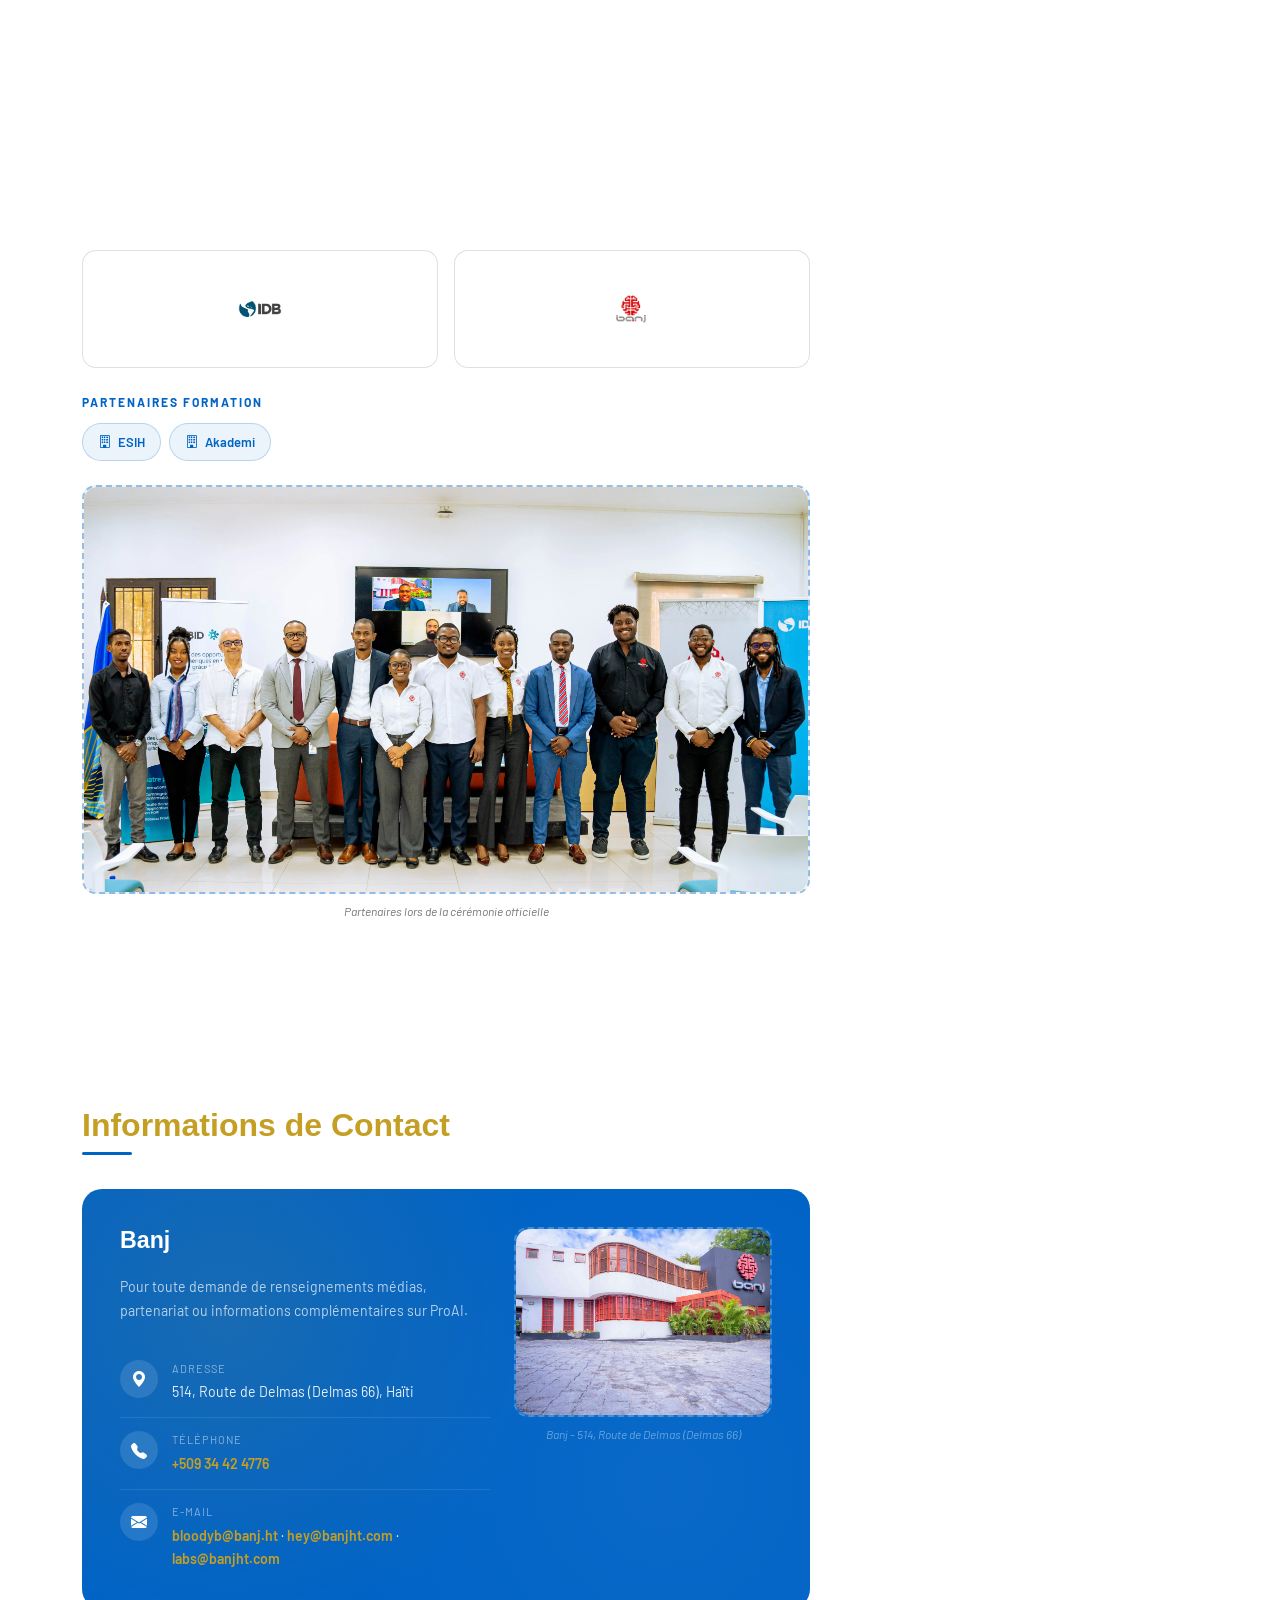
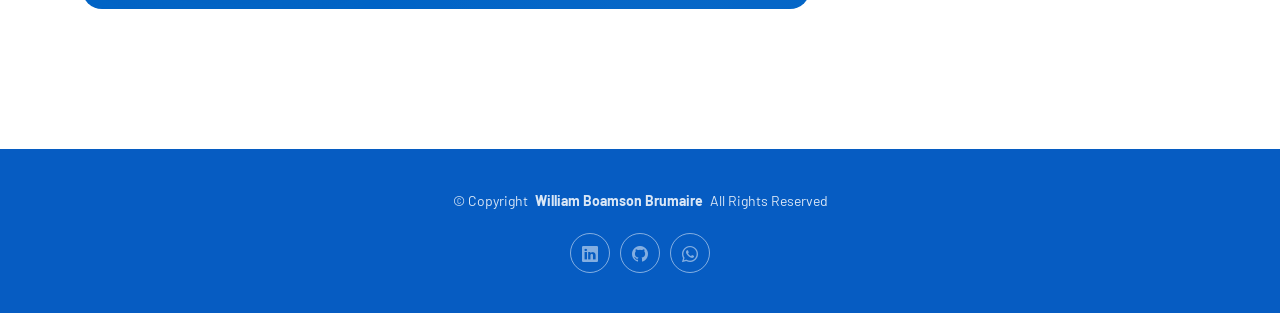
<file: highlight/proai.html>
<!DOCTYPE html>
<html lang="fr">
<head>
  <meta charset="UTF-8" />
  <meta name="viewport" content="width=device-width, initial-scale=1.0" />
  
  <title>ProAI – Programme pour Créer des Opportunités Numériques en Haïti</title>
  
  <meta name="description" content="ProAI est une plateforme nationale de recherche, de formation et de sensibilisation initiée par la BID et Banj. Une réponse stratégique pour combler les lacunes de l'écosystème technologique et élaborer une feuille de route nationale pour l'IA en Haïti." />
  
  <meta name="keywords" content="ProAI, Intelligence Artificielle Haïti, BID, Banj, plateforme nationale IA, écosystème technologique, feuille de route nationale, formation spécialisée, innovation entrepreneuriale, gouvernance numérique, adoption responsable, inclusion des jeunes et des femmes" />
  
  <meta name="robots" content="index, follow" />
  <meta name="author" content="William Boamson brumaire" />
  <link rel="canonical" href="https://williamboamsonbrumaire.com/highlight/proai" />

  <meta property="og:type" content="website" />
  <meta property="og:url" content="https://williamboamsonbrumaire.com/highlight/proai" />
  <meta property="og:title" content="ProAI : Un levier majeur de transformation en Haïti" />
  <meta property="og:description" content="ProAI est un projet pilote de recherche et de sensibilisation initié par la 
  Banque Interaméricaine de Développement (BID) et propulsé par Banj. Son objectif est de soutenir l'écosystème en générant des données pour favoriser l'adoption de l'IA et stimuler la croissance économique." />
  <meta property="og:image" content="https://williamboamsonbrumaire.com/assets/img/articles/bid&banj.webp" />
  <meta property="og:locale" content="fr_HT" />
  <meta property="og:site_name" content="ProAI" />

  <meta name="twitter:card" content="summary_large_image" />
  <meta name="twitter:title" content="ProAI : Un levier majeur de transformation en Haïti" />
  <meta name="twitter:description" content="Initiative stratégique de la BID et Banj pour combler les lacunes de l'écosystème technologique par la formation spécialisée et une feuille de route nationale." />
  <meta name="twitter:image" content="https://williamboamsonbrumaire.com/assets/img/articles/bid&banj.webp" />

  <link href="../assets/img/logo/thumbnail.png" rel="icon">
  <link href="../assets/img/logo/thumbnail.png" rel="apple-touch-icon">

  <link rel="stylesheet" href="https://cdn.jsdelivr.net/npm/bootstrap-icons@1.11.3/font/bootstrap-icons.min.css" />
  <link rel="stylesheet" href="https://cdn.jsdelivr.net/npm/bootstrap@5.3.3/dist/css/bootstrap.min.css" />
 <link rel="stylesheet" href="../assets/css/profil.css">
  <link rel="stylesheet" href="../assets/css/proai.css">
  
  <link rel="stylesheet" href="../assets/css/main.css">

  <script type="application/ld+json">
{
  "@context": "https://schema.org",
  "@type": "EducationalOccupationalProgram",
  "name": "ProAI – Programme pour Créer des Opportunités Numériques en Haïti",
  "url": "https://williamboamsonbrumaire.com/highlight/proai",
  "description": "ProAI se distingue comme une réponse stratégique et structurante. Bien plus qu'un simple projet de formation, c'est une initiative qui tente enfin de combler ce fossé entre le potentiel local et les standards mondiaux.",
  "provider": [
    {
      "@type": "Organization",
      "name": "Banque interaméricaine de développement (BID)",
      "url": "https://www.iadb.org"
    },
    {
      "@type": "Organization",
      "name": "Banj",
      "url": "https://banj.ht"
    }
  ],
  "educationalCredentialAwarded": "Certificat de participation",
  "occupationalCategory": "Intelligence Artificielle, Technologie",
  "timeToComplete": "P3Y",
  "offers": {
    "@type": "Offer",
    "price": "0",
    "priceCurrency": "USD"
  },
  "hasPart": [
    { 
      "@type": "Course", 
      "name": "Formation en IA",
      "description": "Programmes sur mesure pour 60 développeurs, 30 du secteur privé, 10 fonctionnaires et 25 jeunes universitaires."
    },
    { 
      "@type": "CreativeWork", 
      "name": "Réseau ProAI",
      "description": "Modèle d'engagement à deux niveaux : Communauté active et Communauté de pratique."
    },
    { 
      "@type": "CreativeWork", 
      "name": "Campagnes de sensibilisation",
      "description": "Trois (3) campagnes nationales coordonnées par Banj Media et nos partenaires pour démystifier l'IA."
    },
    { 
      "@type": "CreativeWork", 
      "name": "Feuille de route pour l'IA",
      "description": "Un cadre de consultation multipartite axé sur les politiques, visant à fournir des recommandations concrètes pour guider l'application et la gouvernance de l'IA en Haïti."
    }
  ],
  "audience": {
    "@type": "Audience",
    "audienceType": "Développeurs de logiciels, étudiants universitaires, professionnels du secteur privé et PME, agents gouvernementaux et institutions publiques, institutions académiques et formateurs, diaspora haïtienne"
  },
  "startDate": "2026-03-11",
  "endDate": "2028-06-30",
  "inLanguage": "fr",
  "locationCreated": {
    "@type": "Country",
    "name": "Haïti"
  }
}
</script>

<!-- Google Tag Manager -->
<script>(function(w,d,s,l,i){w[l]=w[l]||[];w[l].push({'gtm.start':
new Date().getTime(),event:'gtm.js'});var f=d.getElementsByTagName(s)[0],
j=d.createElement(s),dl=l!='dataLayer'?'&l='+l:'';j.async=true;j.src=
'https://www.googletagmanager.com/gtm.js?id='+i+dl;f.parentNode.insertBefore(j,f);
})(window,document,'script','dataLayer','GTM-M7QKHBZB');</script>
<!-- End Google Tag Manager -->
</head>
<body>
  <!-- Google Tag Manager (noscript) -->
<noscript><iframe src="https://www.googletagmanager.com/ns.html?id=GTM-M7QKHBZB"
height="0" width="0" style="display:none;visibility:hidden"></iframe></noscript>
<!-- End Google Tag Manager (noscript) -->
<!-- Overlay mobile -->
<div class="nav-overlay" id="navOverlay"></div>

<!-- NAVBAR -->
<header id="header" class="header d-flex align-items-center fixed-top">
    <div class="container position-relative d-flex align-items-center justify-content-between">

      <!-- <a href="index.html" >    <img style="height: 50px; width: auto;" src="./assets/img/logo/initial-wb.png" class="img-fluid logo d-flex align-items-center"  alt="">
  </a> -->

      <nav id="navmenu" class="navmenu">
        <ul>
          <li><a href="/">Home</a></li>
          <li><a href="../profil.html" class="active">Profil</a></li>
          <li><a href="../#portfolio">Projects</a></li>
          <li><a href="/highlight/index.html">highlight</a></li>
          <li><a href="../#contact" class="nav-cta">Contact Me</a></li>
        </ul>
        <i class="mobile-nav-toggle d-xl-none bi bi-list"></i>
      </nav>
    </div>
  </header>

<!-- HERO -->
<section class="article-hero">
  <div class="container">
    <div class="row align-items-center g-4">
      <div class="col-lg-7 mt-5">
        
       <h1>ProAI : Une réponse stratégique<br>
  <span>aux enjeux de l'IA en Haïti</span>
</h1>
        <p class="hero-desc">
  ProAI est un projet pilote de recherche et de sensibilisation initié par la 
  <strong style="color:#fff;">Banque Interaméricaine de Développement (BID)</strong> et propulsé par 
  <strong style="color:#fff;">Banj</strong>. Son objectif est de soutenir l'écosystème en générant des données pour favoriser l'adoption de l'IA et stimuler la croissance économique.
</p>
       <div class="hero-pills">
          <div class="hero-pill"><i class="bi bi-flag-fill"></i> Lancé le 11 mars 2026</div>
          <div class="hero-pill"><i class="bi bi-clock"></i> Programme sur 3 ans</div>
        </div>
       
      </div>
      <div class="col-lg-5">
        <!-- PHOTO 1 : hero -->
        <div class="photo-slot landscape">
          <div class="ps-icon"><i class="bi bi-camera"></i></div>
          <div class="ps-label"><img src="../assets/img/articles/bid&banj.webp" alt="Équipe ProAI" style="width:100%; border-radius:14px; object-fit:cover;"></div>
          <div class="ps-hint">11 mars 2026 · Banj, Port-au-Prince<br><code>photos/lancement-hero.jpg</code></div>
        </div>
        <p class="photo-caption text-white">Cérémonie officielle de lancement de ProAI — 11 mars 2026</p>
        <!-- Logos IDB + Banj sous la photo -->
        <div style="display:flex; align-items:center; justify-content:center; gap:20px; margin-top:16px; padding:14px 20px; background:color-mix(in srgb,var(--default-color),transparent 96%); border-radius:12px; border:1px solid color-mix(in srgb,var(--default-color),transparent 90%);">
          <span style="font-size:11px; color:color-mix(in srgb,var(--surface-color),transparent 45%); font-weight:600; text-transform:uppercase; letter-spacing:1px; white-space:nowrap;">Un projet</span>
          <div style="background:#ffffff; border-radius:7px; padding:6px 12px;"><img src="../assets/img/articles/BID_MR_150dpi_RGB.png" alt="IDB" style="height:28px; display:block;"></div>
          <span style="font-size:11px; color:color-mix(in srgb,var(--default-color),transparent 45%); font-weight:600;">&times;</span>
          <div style="background:#ffffff; border-radius:7px; padding:6px 12px;"><img src="../assets/img/articles/banj.png" alt="Banj" style="height:28px; display:block;"></div>
        </div>
      </div>
    </div>
  </div>
</section>

<!-- BODY -->
<div class="container" style="padding-top:68px; padding-bottom:80px;">
  <div class="row g-5">
    <!-- MAIN CONTENT -->
    <div class="col-lg-8">
     <section id="contexte" class="mb-5">
<h2 class="sec-title">Un Levier Mondial au Service d'Haïti</h2>
<div class="sec-rule"></div>

<p>L’intelligence artificielle ne se contente plus de transformer les marchés internationaux ; elle redéfinit aujourd’hui la productivité, l’efficacité administrative et l’innovation entrepreneuriale à une échelle inédite. Pourtant, le véritable enjeu pour un pays comme le nôtre ne réside pas dans la technologie elle-même, mais dans notre capacité à l'adopter de manière structurée.</p>

<div class="callout-block">
  <p>Face au défi de l'accès limité à la formation spécialisée et à la fragmentation actuelle de nos écosystèmes technologiques, le manque de vision nationale a longtemps freiné notre élan. C'est ici que <strong>ProAI se distingue comme une réponse stratégique et structurante</strong>. Bien plus qu'un simple projet de formation, c'est une initiative qui tente enfin de combler ce fossé entre le potentiel local et les standards mondiaux.</p>
</div>

<p>En observant le déploiement de ProAI sur ces trois prochaines années, on constate une approche qui va à l'essentiel : au-delà de la technique, le programme s'attelle à créer une véritable plateforme nationale. Ce qui est marquant, c’est cette volonté de fédérer une communauté d'experts, de démocratiser l'IA par des campagnes ciblées et, surtout, de poser les fondations d'une feuille de route nationale. À mes yeux, c’est précisément cette capacité à influencer les politiques publiques et les stratégies institutionnelles qui fera la différence pour ancrer l'IA durablement dans le développement économique et la gouvernance d'Haïti.</p>
  <div class="row g-3 mt-2">
    <div class="col-md-6">
      <div class="photo-slot landscape">
        <div class="ps-icon"><i class="bi bi-camera"></i></div>
        <div class="ps-label">Photo - Vue générale salle</div>
        <div class="ps-hint">11 mars 2026<br><img src="../assets/img/articles/proai-public.webp" alt="Équipe ProAI" style="width:100%; border-radius:14px; object-fit:cover;"></div>
      </div>
      <p class="photo-caption">Vue de la salle lors de la cérémonie de lancement</p>
    </div>
    <div class="col-md-6">
      <div class="photo-slot landscape">
        <div class="ps-icon"><i class="bi bi-camera"></i></div>
        <div class="ps-label">Photo - Allocution d'ouverture</div>
        <div class="ps-hint">11 mars 2026<br><img src="../assets/img/articles/proai-allocution.webp" alt="Équipe ProAI" style="width:100%; border-radius:14px; object-fit:cover;"></div>
      </div>
      <p class="photo-caption">Discours d'ouverture lors du lancement officiel</p>
    </div>
  </div>
</section>

<section id="objectifs" class="mb-5">
  <h2 class="sec-title">Les 4 Piliers du Programme</h2>
  <div class="sec-rule"></div>
  
  <div class="row g-3">
  <div class="col-md-6">
    <div class="obj-card">
      <div class="oc-num">01</div>
      <div class="oc-icon"><i class="bi bi-mortarboard"></i></div>
      <h4>Formation en IA</h4>
      <p>Programmes sur mesure pour 60 développeurs, 30 du secteur privé, 10 fonctionnaires et 25 jeunes universitaires.</p>
      <ul style="font-size: 0.9rem; text-align: left; padding-left: 20px;">
        <li>Principes fondamentaux et cas d'usage</li>
        <li>IA générative et productivité</li>
        <li>Éthique, risques et IA responsable</li>
        <li>Mise en œuvre dans les organisations</li>
        <li>Expérimentation pratique</li>
      </ul>
      <p style="font-size: 0.8rem; font-style: italic; margin-top: 10px;">Les participants qui terminent le programme recevront un certificat de participation. 

</p>
    </div>
  </div>

  <div class="col-md-6">
    <div class="obj-card">
      <div class="oc-num">02</div>
      <div class="oc-icon"><i class="bi bi-diagram-3"></i></div>
      <h4>Réseau ProAI</h4>
      <p>Modèle d'engagement à deux niveaux :</p>
      <ul style="font-size: 0.9rem; text-align: left; padding-left: 20px;">
        <li><strong>Communauté active :</strong> Pôles régionaux (Nord, Ouest, Grand'Anse) pour l'apprentissage collaboratif.</li>
        <li><strong>Communauté de pratique :</strong> Dialogue stratégique (gouvernement, secteur privé, diaspora) pour la feuille de route.</li>
      </ul>
      <p style="font-size: 0.8rem; font-style: italic; margin-top: 10px;">Au moins 24 événements liés à l'écosystème seront organisés.</p>
    </div>
  </div>

  <div class="col-md-6">
    <div class="obj-card">
      <div class="oc-num">03</div>
      <div class="oc-icon"><i class="bi bi-megaphone"></i></div>
      <h4>Campagnes de sensibilisation</h4>
      <p>Trois (3) campagnes nationales coordonnées par Banj Media et nos partenaires pour démystifier l'IA, améliorer la perception publique et promouvoir une adoption contextualisée des outils d'IA.</p>
    </div>
  </div>

  <div class="col-md-6">
    <div class="obj-card">
      <div class="oc-num">04</div>
      <div class="oc-icon"><i class="bi bi-map"></i></div>
      <h4>Feuille de route pour l'IA</h4>
      <p>Un cadre de consultation multipartite axé sur les politiques, visant à fournir des recommandations concrètes pour guider l'application et la gouvernance de l'IA en Haïti.</p>
    </div>
  </div>
</div>

</section>

  <!-- PHOTO 8 & 9 -->
      <section class="mb-5">
        <div class="row g-3">
          <div class="col-md-8">
            <div class="photo-slot landscape">
              <div class="ps-icon"><i class="bi bi-camera"></i></div>
              <div class="ps-label">Photo - Présentation / intervention</div>
              <div class="ps-hint">Conférencier · 11 mars 2026<br><img src="../assets/img/articles/proai-presentation.webp" alt="Équipe ProAI" 
     style="width:100%; border-radius:14px; object-fit:cover;"></div>
            </div>
            <p class="photo-caption">Présentation du projet par Bloody Bordenave (Coordonnateur Du Programme)</p>
          </div>
          <div class="col-md-4">
            <div class="photo-slot" style="height:100%; min-height:180px;">
              <div class="ps-icon"><i class="bi bi-camera"></i></div>
              <div class="ps-label">Photo - Représentant de la BID/div>
              <div class="ps-hint">Portrait du représentant de la BID <br><img src="../assets/img/articles/proai-corrinecathala.webp" alt="Équipe ProAI" 
     style="width:100%; border-radius:14px; object-fit:cover;"></div>
            </div>
            <p class="photo-caption">Discours d'ouverture du programme par Corinne Cathala (Représentant de la BID)</p>
          </div>
        </div>
      </section>
 <!-- PUBLIC CIBLE -->
      <section id="public" class="mb-5">
        <h2 class="sec-title">À Qui S'adresse ProAI ?</h2>
        <div class="sec-rule"></div>
        <div class="row g-2">
          <div class="col-sm-6"><div class="audience-chip"><div class="ach-icon"><i class="bi bi-code-slash"></i></div>Développeurs de logiciels</div></div>
          <div class="col-sm-6"><div class="audience-chip"><div class="ach-icon"><i class="bi bi-mortarboard"></i></div>Étudiants universitaires</div></div>
          <div class="col-sm-6"><div class="audience-chip"><div class="ach-icon"><i class="bi bi-briefcase"></i></div>Professionnels du secteur privé &amp; PME</div></div>
          <div class="col-sm-6"><div class="audience-chip"><div class="ach-icon"><i class="bi bi-building"></i></div>Agents gouvernementaux &amp; institutions</div></div>
          <div class="col-sm-6"><div class="audience-chip"><div class="ach-icon"><i class="bi bi-book"></i></div>Institutions académiques &amp; formateurs</div></div>
          <div class="col-sm-6"><div class="audience-chip"><div class="ach-icon"><i class="bi bi-globe-americas"></i></div>La diaspora haïtienne</div></div>
        </div>
        <div class="inclusion-banner mt-3">
          <i class="bi bi-star-fill"></i>
          <p><strong>Inclusion prioritaire :</strong> une attention particulière est portée à l'intégration des <strong>jeunes</strong> et des <strong>femmes</strong> dans toutes les composantes du programme.</p>
        </div>
      </section>

         <!-- PHOTO STRIP (4–7) -->
      <section class="mb-5">
        <div class="photo-strip">
          <div class="ps-main">
            <div class="photo-slot" style="min-height:270px;">
              <div class="ps-icon"><i class="bi bi-camera"></i></div>
              <div class="ps-label">Photo - Panel / scène principale</div>
              <div class="ps-hint">Intervenants · 11 mars 2026<br><img src="../assets/img/articles/proai-panel.webp" alt="Équipe ProAI" 
                style="width:100%; border-radius:14px; object-fit:cover;"></div>
            </div>
            <p class="photo-caption">Panel et intervenants lors du lancement - 11 mars 2026</p>
          </div>
          <div>
            <div class="photo-slot square mb-2" style="min-height:0;">
              <div class="ps-icon" style="width:38px;height:38px;"><i class="bi bi-camera" style="font-size:16px;"></i></div>
              <div class="ps-label" style="font-size:11px;">Participants</div>
              <div class="ps-hint" style="font-size:10px;"><img src="../assets/img/articles/castelline.webp" alt="Castelline Tilus" 
     style="width:100%; border-radius:14px; object-fit:cover;"></div>
            </div>
            <div class="photo-slot square" style="min-height:0;">
              <div class="ps-icon" style="width:38px;height:38px;"><i class="bi bi-camera" style="font-size:16px;"></i></div>
              <div class="ps-label" style="font-size:11px;">Discours de Jean Sauvenel Beaudry</div>
              <div class="ps-hint" style="font-size:10px;"><img src="../assets/img/articles/beaudry.webp" alt="Équipe ProAI" 
     style="width:100%; border-radius:14px; object-fit:cover;"></div>
            </div>
          </div>
          <div>
            <div class="photo-slot square mb-2" style="min-height:0;">
              <div class="ps-icon" style="width:38px;height:38px;"><i class="bi bi-camera" style="font-size:16px;"></i></div>
              <div class="ps-label" style="font-size:11px;">Discours de Marc Arold Rosemond</div>
              <div class="ps-hint" style="font-size:10px;"><img src="../assets/img/articles/marcarold.webp" alt="Équipe ProAI" 
     style="width:100%; border-radius:14px; object-fit:cover;"></div>
            </div>
            <div class="photo-slot square" style="min-height:0;">
              <div class="ps-icon" style="width:38px;height:38px;"><i class="bi bi-camera" style="font-size:16px;"></i></div>
              <div class="ps-label" style="font-size:11px;">Discours de Roodjino Cherilus</div>
              <div class="ps-hint" style="font-size:10px;"><img src="../assets/img/articles/proai-banjmedia.webp" alt="Équipe ProAI" 
     style="width:100%; border-radius:14px; object-fit:cover;"></div>
            </div>
          </div>
        </div>
      </section>

<section id="methodo" class="mb-5">
  <h2 class="sec-title">Méthodologie</h2>
  <div class="sec-rule"></div>
  <div class="pull-quote">
    <p>« ProAI s'appuie sur une démarche hybride et participative, combinant formation technique, mobilisation communautaire et recherche appliquée pour orienter les décisions publiques. »</p>
  </div>

  <div class="method-step"><div class="ms-icon"><i class="bi bi-laptop"></i></div><div><h5>Approche hybride</h5><p>Combinaison de formations, événements des communautés afin d’assurer une large participation et de réduire les contraintes logistiques.</p></div></div>
  <div class="method-step"><div class="ms-icon"><i class="bi bi-people"></i></div><div><h5>Segmentation des publics cibles</h5><p> Parcours de formation différenciés selon les profils (développeurs, étudiants, secteur public, secteur privé), avec des contenus adaptés aux niveaux et aux usages réels.</p></div></div>
  <div class="method-step"><div class="ms-icon"><i class="bi bi-diagram-2"></i></div><div><h5>Approche collaborative</h5><p>Co-construction des activités avec les partenaires techniques, institutions publiques, secteur privé, universités et diaspora pour assurer pertinence et appropriation.</p></div></div>
  <div class="method-step"><div class="ms-icon"><i class="bi bi-geo"></i></div><div><h5>Apprentissage par cas d'usage</h5><p>Priorité donnée à des exemples concrets, des ateliers pratiques et des scénarios appliqués aux réalités haïtiennes (administration publique, entreprises, éducation, services).</p></div></div>
  <div class="method-step"><div class="ms-icon"><i class="bi bi-graph-up"></i></div><div><h5>Recherche appliquée et production de connaissances</h5><p>Collecte de données, enquêtes et diagnostics tout au long du projet afin d’alimenter la sensibilisation, la prise de décision et la feuille de route nationale IA.</p></div></div>
  <div class="method-step"><div class="ms-icon"><i class="bi bi-globe-americas"></i></div><div><h5>Alignement avec les standards internationaux</h5><p>Référencement aux cadres et bonnes pratiques internationaux en matière de formation IA, d’éthique, de gouvernance et de transformation numérique.</p></div></div>

   <!-- PHOTO 10 -->
        <div class="row mt-4">
          <div class="col-12">
            <div class="photo-slot landscape">
              <div class="ps-icon"><i class="bi bi-camera"></i></div>
              <div class="ps-label">Photo — Échanges &amp; networking</div>
              <div class="ps-hint">Participants en discussion · 11 mars 2026<br><img src="../assets/img/articles//proai-team-banj.webp" alt="Équipe ProAI" style="width:100%; border-radius:14px; object-fit:cover;"></div>
            </div>
            <p class="photo-caption">L'équipe de Banj</p>
          </div>
        </div>
</section>

   <!-- PARTENAIRES -->
      <section id="partenaires" class="mb-5">
        <h2 class="sec-title">Partenaires</h2>
        <div class="sec-rule"></div>
        <p>ProAI est mis en œuvre grâce à un partenariat stratégique entre la Banque interaméricaine de développement (BID) et Banj. La mise en œuvre du programme sera appuyée par le soutien d’autres partenaires techniques.
         </p>

         <div class="inclusion-banner mt-3">
          <p><strong>N.B.</strong>: <strong>Banj </strong>est ouvert à recevoir d’autres <strong>partenaires</strong> dans le cadre de la mise en œuvre de ce programme. </p>
        </div>

         <div style="position: relative; padding-bottom: 56.25%; height: 0; overflow: hidden; border-radius: 14px; margin-top: 16px;">
  <iframe
    src="https://drive.google.com/file/d/1IkQF1744zCQP2BiSRgh_FbGzDdtAc6fR/preview"
    style="position: absolute; top: 0; left: 0; width: 100%; height: 100%; border: none; border-radius: 14px;"
    allowfullscreen
    loading="lazy">
  </iframe>
</div>
        <div class="row g-3 mt-3 mb-4">
          <div class="col-md-6">
            <div style="background:var(--surface-color); border:1px solid color-mix(in srgb,var(--default-color),transparent 88%); border-radius:14px; padding:24px; text-align:center; height:100%; display:flex; flex-direction:column; align-items:center; justify-content:center; gap:14px;">
              <div style="background:#ffffff; border-radius:10px; padding:12px 20px; display:inline-block;">
                <img src="../assets/img/articles/BID_MR_150dpi_RGB.png" alt="IDB – Banque Interaméricaine de Développement" style="height:44px; display:block;">
              </div>
            
            </div>
          </div>
          <div class="col-md-6">
            <div style="background:var(--surface-color); border:1px solid color-mix(in srgb,var(--default-color),transparent 88%); border-radius:14px; padding:24px; text-align:center; height:100%; display:flex; flex-direction:column; align-items:center; justify-content:center; gap:14px;">
              <div style="background:#ffffff; border-radius:10px; padding:12px 20px; display:inline-block;">
                <img src="../assets/img/articles/banj.png" alt="Banj" style="height:44px; display:block;">
              </div>
              
            </div>
          </div>
        </div>
        <p style="font-size:12px; font-weight:700; text-transform:uppercase; letter-spacing:2px; color:var(--accent-color); margin-bottom:10px;">Partenaires Formation</p>
        <div class="d-flex flex-wrap gap-2 mb-4">
          <span class="partner-chip"><i class="bi bi-building"></i> ESIH</span>
          <span class="partner-chip"><i class="bi bi-building"></i> Akademi</span>
        </div>
       
        <!-- PHOTO 11 -->
        <div class="photo-slot landscape">
          <div class="ps-icon"><i class="bi bi-camera"></i></div>
          <div class="ps-label">Photo - Représentants BID &amp; Banj</div>
          <div class="ps-hint">Portrait ou moment de signature · 11 mars 2026<br><img src="../assets/img/articles/bid&banj.webp" alt="Logo ProAI" 
     style="width:100%; border-radius:14px; object-fit:cover;"></div>
        </div>
        <p class="photo-caption">Partenaires lors de la cérémonie officielle</p>
      </section>

      <!-- CONTACT -->
      <section id="contact">
        <h2 class="sec-title">Informations de Contact</h2>
        <div class="sec-rule"></div>
        <div class="contact-info-card">
          <div class="inner">
            <div class="row g-4 align-items-start">
              <div class="col-md-7">
                <div style="display:flex; align-items:center; gap:12px; margin-bottom:20px;">
                  <h3 style="margin:0;">Banj</h3>
                </div>
                <p style="color:rgba(255,255,255,.7); font-size:.88rem; margin-bottom:24px;">Pour toute demande de renseignements médias, partenariat ou informations complémentaires sur ProAI.</p>
                <div class="ci-row"><div class="ci-icon"><i class="bi bi-geo-alt-fill"></i></div><div><div class="ci-label">Adresse</div><div class="ci-val">514, Route de Delmas (Delmas 66), Haïti</div></div></div>
                <div class="ci-row"><div class="ci-icon"><i class="bi bi-telephone-fill"></i></div><div><div class="ci-label">Téléphone</div><div class="ci-val"><a href="tel:+50934424776">+509 34 42 4776</a></div></div></div>
                <div class="ci-row"><div class="ci-icon"><i class="bi bi-envelope-fill"></i></div><div><div class="ci-label">E-mail</div>
                <div class="ci-val"><a href="mailto:bloodyb@banj.ht ">
                  <span class="__cf_email__" >bloodyb@banj.ht</span></a> · <a href="mailto:hey@banjht.com"><span class="__cf_email__">hey@banjht.com</span></a> · <a href="mailto:labs@banjht.com"><span class="__cf_email__" >labs@banjht.com</span></a></div></div></div>
              </div>
              <div class="col-md-5">
                <!-- PHOTO 12 -->
                <div class="photo-slot" style="min-height:190px; border-color:rgba(255,255,255,.22); background:rgba(255,255,255,.05);">
                  <div class="ps-icon" style="background:rgba(255,255,255,.18);"><i class="bi bi-camera" style="color:#fff;"></i></div>
                  <div class="ps-label" style="color:rgba(255,255,255,.8);">Photo - Locaux Banj</div>
                  <div class="ps-hint" style="color:rgba(255,255,255,.45);">514 Route de Delmas<br><img src="../assets/img/articles/banj.jpg" alt="Local de Banj" 
                    style="width:100%; border-radius:14px; object-fit:cover;"></div>
                </div>
                <p class="photo-caption" style="color:rgba(255,255,255,.4);">Banj - 514, Route de Delmas (Delmas 66)</p>
              </div>
            </div>
          </div>
        </div>
      </section>

    </div>
    <!-- /col-lg-8 -->

    <!-- SIDEBAR -->
    <div class="col-lg-4">
      <div class="toc-box">
        <!-- ProAI logo in sidebar -->
    
        <h6><i class="bi bi-list-ul me-1"></i>Sommaire</h6>
        <ul>
          <li><a href="#contexte"><i class="bi bi-compass"></i> Contexte</a></li>
          <li><a href="#objectifs"><i class="bi bi-bullseye"></i> Objectifs</a></li>
          <li><a href="#piliers"><i class="bi bi-grid-1x2"></i> Les 4 piliers</a></li>
          <li><a href="#public"><i class="bi bi-people"></i> Public cible</a></li>
          <li><a href="#methodo"><i class="bi bi-diagram-2"></i> Méthodologie</a></li>
          <!-- <li><a href="#calendrier"><i class="bi bi-calendar3"></i> Calendrier</a></li> -->
          <li><a href="#partenaires"><i class="bi bi-handshake"></i> Partenaires</a></li>
          <li><a href="#contact"><i class="bi bi-envelope"></i> Contact</a></li>
        </ul>
        <div class="kpi-mini">
          <div class="km-row"><span class="km-l">Professionnels formés</span><span class="km-v">125+</span></div>
          <div class="km-row"><span class="km-l">Dont développeurs</span><span class="km-v">60</span></div>
          <div class="km-row"><span class="km-l">Dont secteur privé</span><span class="km-v">30</span></div>
          <div class="km-row"><span class="km-l">Dont fonctionnaires</span><span class="km-v">10</span></div>
          <div class="km-row"><span class="km-l">Dont universitaires</span><span class="km-v">25</span></div>
          <div class="km-row"><span class="km-l">Événements prévus</span><span class="km-v">24+</span></div>
          <div class="km-row"><span class="km-l">Reach campagnes</span><span class="km-v">5 millions</span></div>
          <div class="km-row"><span class="km-l">Institutions ciblées</span><span class="km-v">20+</span></div>
        </div>
        <div class="slogan-box">
          <i class="bi bi-quote" style="font-size:18px; color:rgba(255,255,255,.3); display:block; margin-bottom:6px;"></i>
          <p>« Transformer les défis en opportunités numériques. »</p>
        </div>
        <div class="mt-3 p-3 text-center" style="background:color-mix(in srgb,var(--heading-color),transparent 90%); border:1px solid color-mix(in srgb,var(--heading-color),transparent 75%); border-radius:12px;">
          <i class="bi bi-flag-fill" style="color:var(--heading-color); font-size:20px; display:block; margin-bottom:7px;"></i>
          <div style="font-size:.83rem; font-weight:700; color:var(--heading-color); margin-bottom:3px;">Lancé officiellement</div>
          <div style="font-size:1.05rem; font-weight:700; color:var(--default-color);">11 mars 2026</div>
        </div>
      </div>
    </div>

  </div>
</div>

  <footer id="footer" class="footer dark-background">
    <div class="container">
      <div class="copyright text-center ">
        <p>© <span>Copyright</span> <strong class="px-1 sitename"> William Boamson Brumaire </strong> <span>All Rights Reserved</span></p>
      </div>
      <div class="social-links d-flex justify-content-center">
        <a href="https://www.linkedin.com/in/william-boamson-brumaire"><i class="bi bi-linkedin"></i></a>
        <a href="https://github.com/williamboamsonbrumaire"><i class="bi bi-github"></i></a>
        <a href="https://whatsapp.com/channel/0029Vb6aapx72WU4nhgtGb3f"><i class="bi bi-whatsapp"></i></a>
      </div>
    </div>
  </footer>

   <script src="../assets/js/main.js"></script>
</file>
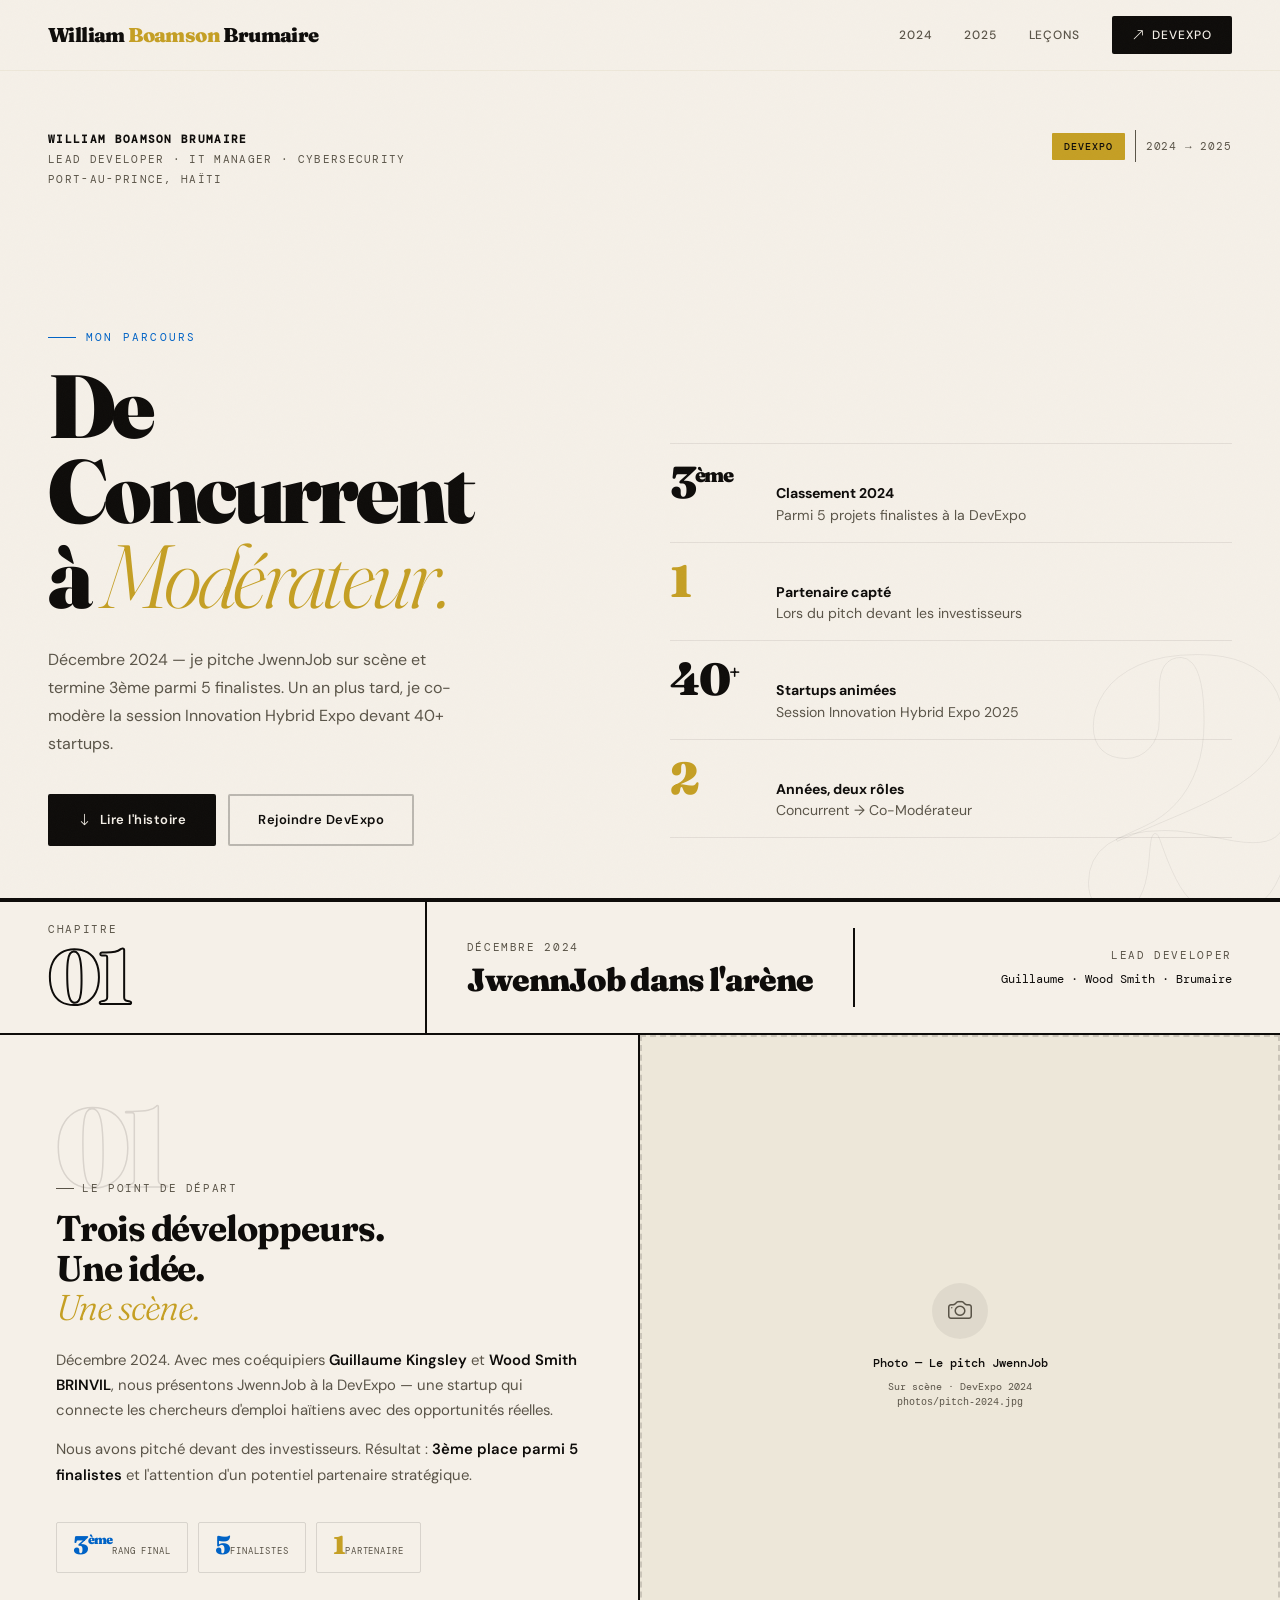
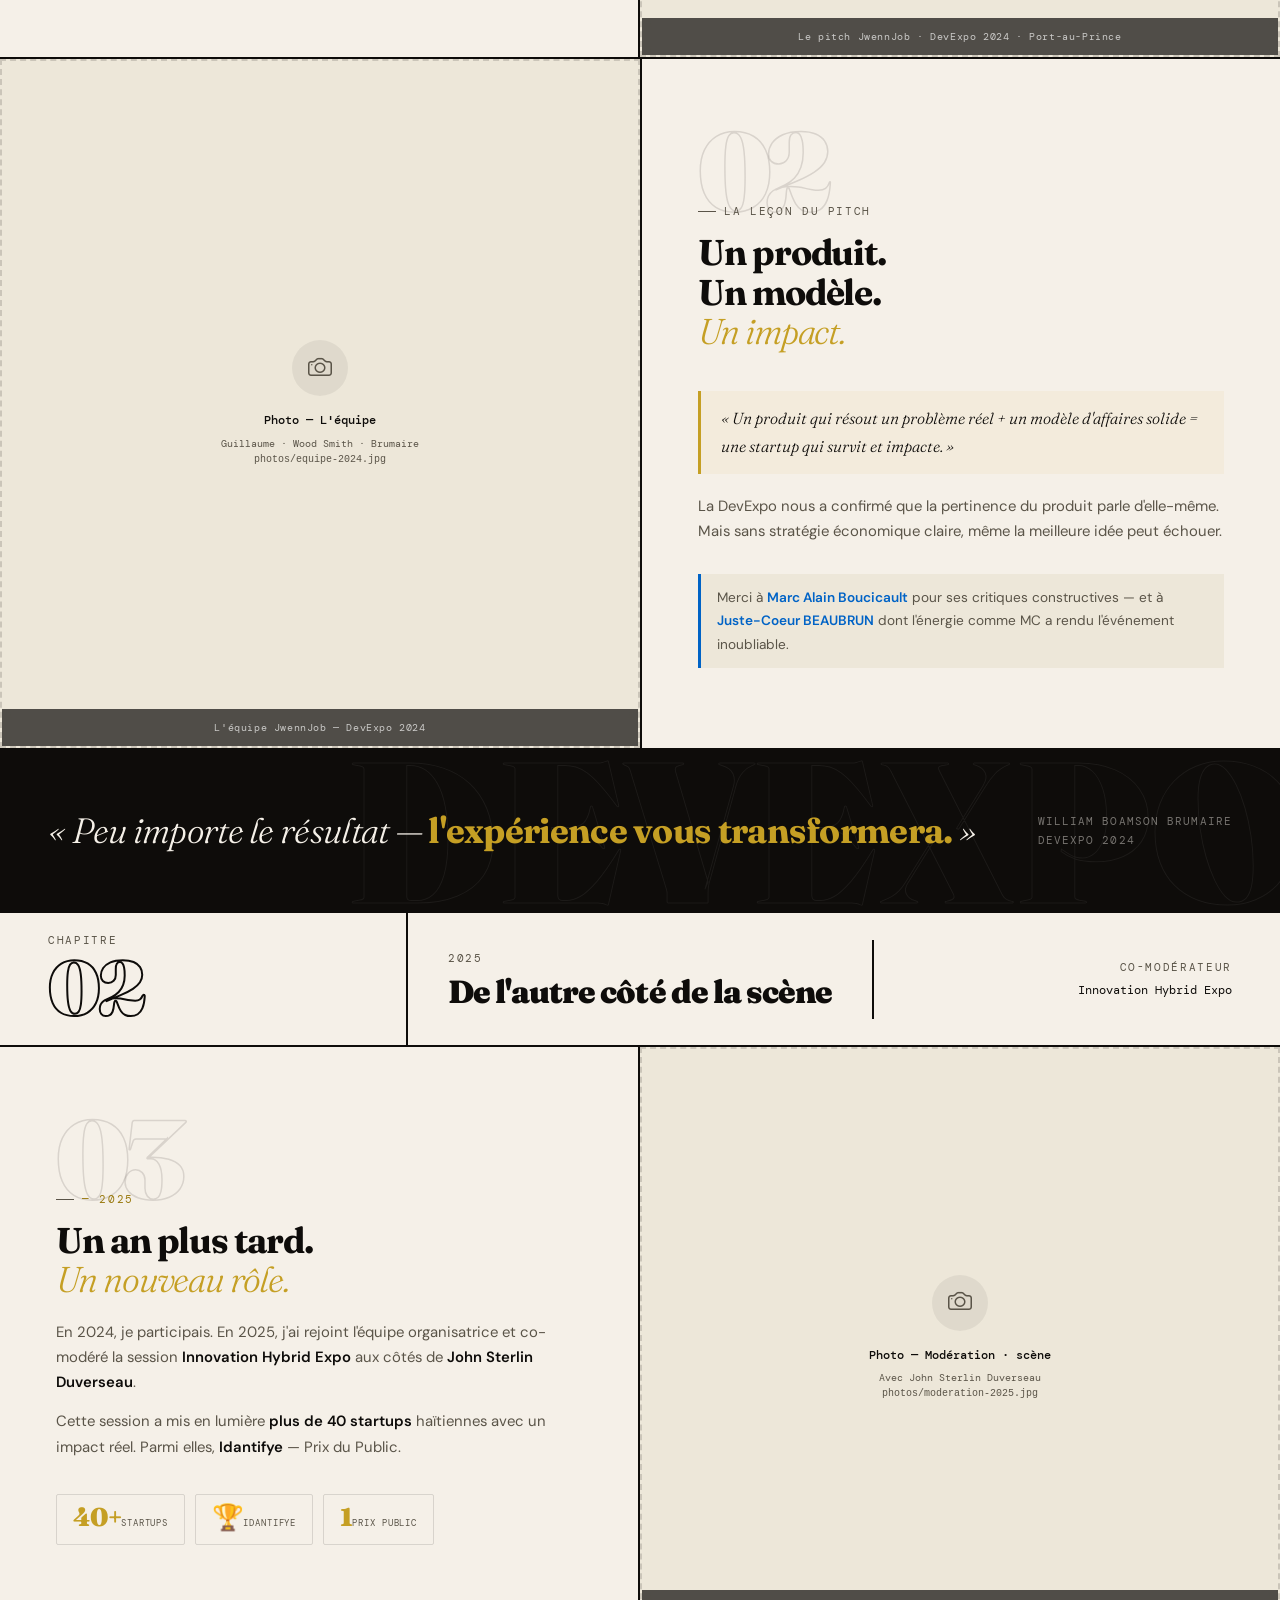
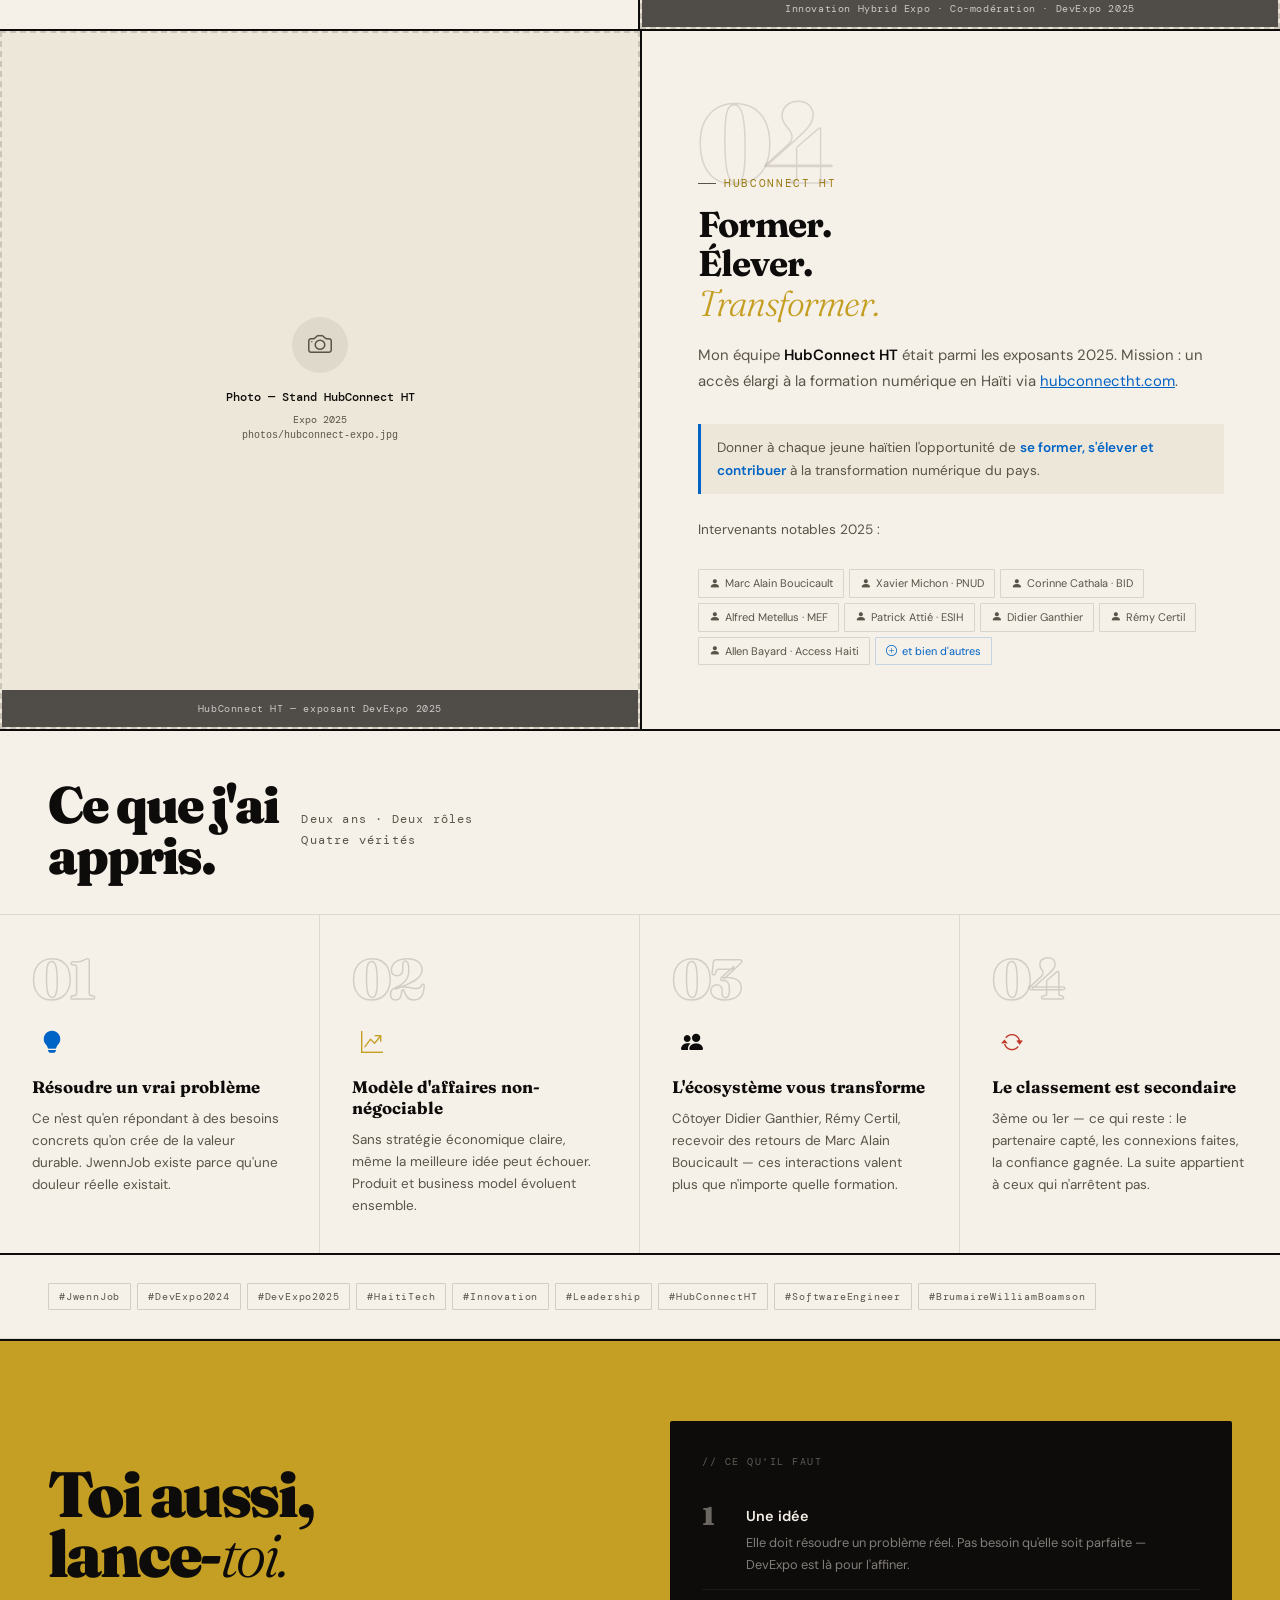
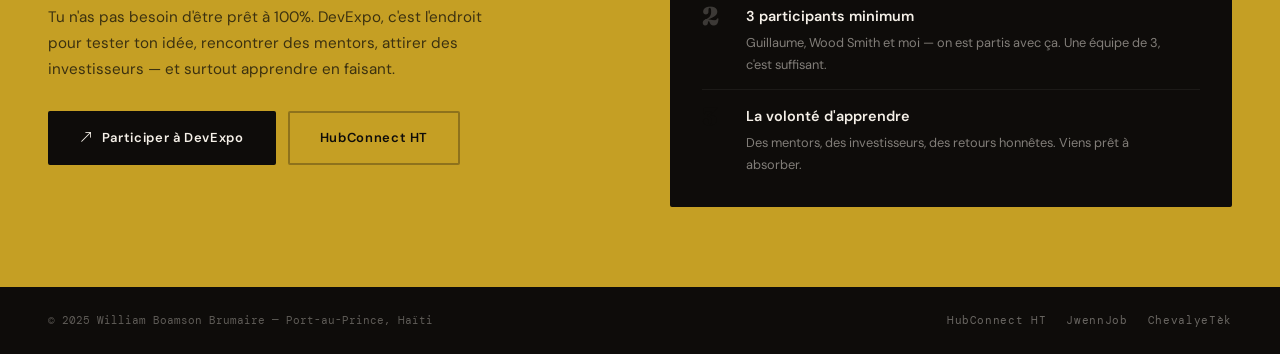
<file: highlight/x.html>
<!DOCTYPE html>
<html lang="fr">
<head>
  <meta charset="UTF-8"/>
  <meta name="viewport" content="width=device-width, initial-scale=1.0"/>
  <title>DevExpo — William Boamson Brumaire</title>

  <link href="https://fonts.googleapis.com/css2?family=Fraunces:ital,opsz,wght@0,9..144,300;0,9..144,700;0,9..144,900;1,9..144,300;1,9..144,700&family=DM+Sans:wght@300;400;500;700&family=DM+Mono:wght@400;500&display=swap" rel="stylesheet"/>
  <link rel="stylesheet" href="https://cdn.jsdelivr.net/npm/bootstrap-icons@1.11.3/font/bootstrap-icons.min.css"/>

  <style>
    :root {
      --cream:   #f5f0e8;
      --cream2:  #ede7d9;
      --ink:     #0e0c0a;
      --ink-dim: #5a5448;
      --gold:    #c59f24;
      --blue:    #0063c6;
      --red:     #c0392b;
      --white:   #fdfaf5;

      --serif: 'Fraunces', Georgia, serif;
      --sans:  'DM Sans', sans-serif;
      --mono:  'DM Mono', monospace;
    }

    *, *::before, *::after { box-sizing: border-box; margin: 0; padding: 0; }
    html { scroll-behavior: smooth; }

    body {
      background: var(--cream);
      color: var(--ink);
      font-family: var(--sans);
      font-size: 16px;
      line-height: 1.7;
      overflow-x: hidden;
      cursor: default;
    }

    /* ─── GRAIN TEXTURE ─── */
    body::after {
      content: "";
      position: fixed; inset: 0;
      pointer-events: none; z-index: 9999;
      opacity: .025;
      background-image: url("data:image/svg+xml,%3Csvg viewBox='0 0 256 256' xmlns='http://www.w3.org/2000/svg'%3E%3Cfilter id='noise'%3E%3CfeTurbulence type='fractalNoise' baseFrequency='0.9' numOctaves='4' stitchTiles='stitch'/%3E%3C/filter%3E%3Crect width='100%25' height='100%25' filter='url(%23noise)'/%3E%3C/svg%3E");
      background-size: 200px;
    }

    /* ════════════════════════
       HEADER
    ════════════════════════ */
    .site-header {
      position: fixed; top: 0; left: 0; right: 0; z-index: 100;
      background: var(--cream);
      border-bottom: 1px solid var(--cream2);
      transition: border-color .3s;
    }
    .site-header.scrolled { border-color: rgba(14,12,10,.12); box-shadow: 0 2px 20px rgba(14,12,10,.06); }

    .hdr {
      display: flex; align-items: center;
      justify-content: space-between;
      padding: 16px 48px;
    }

    @media (max-width: 768px) { .hdr { padding: 14px 20px; } }

    /* Wordmark */
    .wordmark {
      font-family: var(--serif);
      font-weight: 900;
      font-size: 1.25rem;
      color: var(--ink);
      letter-spacing: -.03em;
      text-decoration: none;
      line-height: 1;
    }
    .wordmark em { color: var(--gold); font-style: normal; }

    /* Nav */
    .hdr-nav {
      display: flex; align-items: center; gap: 32px;
    }
    .hdr-nav a {
      font-size: 12px; font-weight: 500;
      letter-spacing: .08em; text-transform: uppercase;
      color: var(--ink-dim); text-decoration: none;
      transition: color .2s;
    }
    .hdr-nav a:hover { color: var(--ink); }

    .hdr-cta {
      display: inline-flex; align-items: center; gap: 7px;
      background: var(--ink);
      color: var(--cream) !important;
      padding: 9px 20px;
      border-radius: 2px;
      font-size: 12px; font-weight: 600;
      letter-spacing: .06em; text-transform: uppercase;
      transition: background .2s !important;
    }
    .hdr-cta:hover { background: var(--gold) !important; color: var(--ink) !important; }

    .hdr-toggle {
      display: none; background: none; border: none;
      font-size: 22px; color: var(--ink); cursor: pointer;
    }

    @media (max-width: 768px) {
      .hdr-nav .nav-hide { display: none; }
      .hdr-toggle { display: block; }
    }

    /* ════════════════════════
       HERO — FULL BLEED EDITORIAL
    ════════════════════════ */
    .hero {
      padding-top: 90px;
      min-height: 100vh;
      display: grid;
      grid-template-rows: auto 1fr;
      border-bottom: 2px solid var(--ink);
      position: relative;
      overflow: hidden;
    }

    /* Giant background number */
    .hero-bg-num {
      position: absolute;
      bottom: -60px; right: -20px;
      font-family: var(--serif);
      font-weight: 900;
      font-size: clamp(200px, 28vw, 380px);
      color: transparent;
      -webkit-text-stroke: 1px rgba(14,12,10,.06);
      line-height: 1;
      user-select: none;
      pointer-events: none;
      z-index: 0;
    }

    .hero-top {
      padding: 40px 48px 0;
      display: flex;
      align-items: flex-start;
      justify-content: space-between;
      gap: 20px;
      position: relative; z-index: 1;
    }

    @media (max-width: 768px) { .hero-top { padding: 28px 20px 0; flex-wrap: wrap; } }

    .hero-meta {
      font-family: var(--mono);
      font-size: 11px;
      letter-spacing: .12em;
      text-transform: uppercase;
      color: var(--ink-dim);
      line-height: 1.8;
    }
    .hero-meta strong { color: var(--ink); }

    .hero-issue {
      display: flex; align-items: center; gap: 10px;
    }
    .hero-issue .hi-badge {
      background: var(--gold);
      color: var(--ink);
      font-family: var(--mono);
      font-size: 10px;
      font-weight: 500;
      letter-spacing: .1em;
      text-transform: uppercase;
      padding: 5px 12px;
      border-radius: 1px;
    }
    .hero-issue .hi-line {
      width: 1px; height: 32px; background: var(--ink-dim);
    }
    .hero-issue .hi-date {
      font-family: var(--mono); font-size: 11px;
      color: var(--ink-dim); letter-spacing: .08em;
    }

    .hero-body {
      padding: 0 48px 52px;
      display: grid;
      grid-template-columns: 1fr 1fr;
      align-items: end;
      gap: 60px;
      position: relative; z-index: 1;
    }

    @media (max-width: 991px) { .hero-body { grid-template-columns: 1fr; padding: 0 20px 40px; } }

    .hero-title-wrap {}

    .hero-kicker {
      font-family: var(--mono);
      font-size: 11px;
      letter-spacing: .2em;
      text-transform: uppercase;
      color: var(--blue);
      margin-bottom: 16px;
      display: flex; align-items: center; gap: 10px;
    }
    .hero-kicker::before { content: ""; width: 28px; height: 1px; background: var(--blue); }

    .hero h1 {
      font-family: var(--serif);
      font-weight: 900;
      font-size: clamp(3.2rem, 7vw, 6.5rem);
      line-height: .95;
      letter-spacing: -.04em;
      color: var(--ink);
      margin-bottom: 28px;
    }

    .hero h1 em {
      font-style: italic;
      font-weight: 300;
      color: var(--gold);
    }

    .hero-desc {
      font-size: 1rem;
      color: var(--ink-dim);
      max-width: 420px;
      margin-bottom: 36px;
      line-height: 1.75;
    }

    .hero-btns { display: flex; flex-wrap: wrap; gap: 12px; }

    .btn-ink {
      display: inline-flex; align-items: center; gap: 8px;
      background: var(--ink); color: var(--cream);
      padding: 13px 28px; border: 2px solid var(--ink);
      font-size: 13px; font-weight: 600;
      letter-spacing: .04em;
      text-decoration: none; transition: all .25s;
      border-radius: 2px;
    }
    .btn-ink:hover { background: transparent; color: var(--ink); }

    .btn-outline-ink {
      display: inline-flex; align-items: center; gap: 8px;
      background: transparent; color: var(--ink);
      padding: 13px 28px; border: 2px solid rgba(14,12,10,.25);
      font-size: 13px; font-weight: 600;
      letter-spacing: .04em;
      text-decoration: none; transition: all .25s;
      border-radius: 2px;
    }
    .btn-outline-ink:hover { border-color: var(--ink); }

    /* Hero right — stats column */
    .hero-stats-col {
      padding-bottom: 8px;
    }

    .hs-divider {
      width: 100%; height: 1px;
      background: rgba(14,12,10,.12);
      margin: 20px 0;
    }

    .hs-item {
      display: flex; align-items: baseline;
      gap: 16px; padding: 16px 0;
      border-bottom: 1px solid rgba(14,12,10,.08);
    }
    .hs-item:first-child { border-top: 1px solid rgba(14,12,10,.08); }

    .hs-num {
      font-family: var(--serif);
      font-weight: 900;
      font-size: 2.8rem;
      color: var(--ink);
      line-height: 1;
      min-width: 90px;
      flex-shrink: 0;
      letter-spacing: -.04em;
    }
    .hs-num.gold { color: var(--gold); }

    .hs-label { font-size: .88rem; color: var(--ink-dim); line-height: 1.4; }
    .hs-label strong { color: var(--ink); display: block; margin-bottom: 2px; }

    /* ════════════════════════
       SCROLL REVEAL
    ════════════════════════ */
    .sr {
      opacity: 0;
      transform: translateY(32px);
      transition: opacity .8s cubic-bezier(.16,1,.3,1),
                  transform .8s cubic-bezier(.16,1,.3,1);
    }
    .sr.left  { transform: translateX(-40px); }
    .sr.right { transform: translateX(40px); }
    .sr.up    { transform: translateY(32px); }
    .sr.in    { opacity: 1; transform: translate(0,0); }

    /* ════════════════════════
       CHAPTER MARKER
    ════════════════════════ */
    .chapter-marker {
      display: grid;
      grid-template-columns: 1fr auto 1fr;
      align-items: center;
      gap: 0;
      border-top: 2px solid var(--ink);
      border-bottom: 2px solid var(--ink);
      margin: 0;
    }

    .cm-left { padding: 18px 48px; border-right: 2px solid var(--ink); }
    .cm-center { padding: 18px 40px; }
    .cm-right { padding: 18px 48px; border-left: 2px solid var(--ink); text-align: right; }

    @media (max-width: 768px) {
      .chapter-marker { grid-template-columns: 1fr; }
      .cm-left, .cm-right { border: none; }
      .cm-center { border-top: 1px solid rgba(14,12,10,.15); border-bottom: 1px solid rgba(14,12,10,.15); }
      .cm-left, .cm-right, .cm-center { padding: 12px 20px; }
    }

    .cm-tag {
      font-family: var(--mono); font-size: 11px;
      letter-spacing: .15em; text-transform: uppercase;
      color: var(--ink-dim);
    }

    .cm-title {
      font-family: var(--serif); font-weight: 900;
      font-size: clamp(1.4rem, 3vw, 2rem);
      color: var(--ink); letter-spacing: -.03em;
      line-height: 1.1;
    }

    .cm-num {
      font-family: var(--serif); font-weight: 900;
      font-size: clamp(3rem, 6vw, 5rem);
      color: transparent;
      -webkit-text-stroke: 2px var(--ink);
      letter-spacing: -.04em; line-height: 1;
    }

    /* ════════════════════════
       STORY GRID
    ════════════════════════ */
    .story-grid {
      display: grid;
      grid-template-columns: 1fr 1fr;
      min-height: 580px;
      border-bottom: 2px solid var(--ink);
    }

    @media (max-width: 991px) { .story-grid { grid-template-columns: 1fr; } }

    .sg-text {
      padding: 64px 56px;
      border-right: 2px solid var(--ink);
      display: flex; flex-direction: column; justify-content: center;
    }

    @media (max-width: 991px) { .sg-text { border-right: none; border-bottom: 1px solid rgba(14,12,10,.1); padding: 40px 20px; } }

    .sg-visual {
      padding: 0;
      display: flex; align-items: stretch;
      position: relative; overflow: hidden;
      background: var(--cream2);
    }

    .story-grid.reverse .sg-text { order: 2; border-right: none; border-left: 2px solid var(--ink); }
    .story-grid.reverse .sg-visual { order: 1; }

    @media (max-width: 991px) {
      .story-grid.reverse .sg-text { order: 1; border-left: none; }
      .story-grid.reverse .sg-visual { order: 2; }
    }

    /* Text content */
    .sg-num {
      font-family: var(--serif);
      font-weight: 900;
      font-size: 7rem;
      line-height: .85;
      letter-spacing: -.06em;
      color: transparent;
      -webkit-text-stroke: 1.5px rgba(14,12,10,.12);
      margin-bottom: -16px;
      display: block;
    }

    .sg-tag {
      font-family: var(--mono); font-size: 11px;
      letter-spacing: .15em; text-transform: uppercase;
      color: var(--ink-dim); margin-bottom: 12px;
      display: flex; align-items: center; gap: 8px;
    }
    .sg-tag::before { content: ""; width: 18px; height: 1px; background: var(--ink-dim); }

    .sg-text h2 {
      font-family: var(--serif); font-weight: 700;
      font-size: clamp(1.6rem, 2.8vw, 2.4rem);
      color: var(--ink); letter-spacing: -.03em;
      line-height: 1.1; margin-bottom: 20px;
    }

    .sg-text h2 em { font-style: italic; font-weight: 300; color: var(--gold); }

    .sg-text p { font-size: .93rem; color: var(--ink-dim); margin-bottom: 14px; }
    .sg-text strong { color: var(--ink); font-weight: 600; }

    /* Quote pull */
    .sg-quote {
      border-left: 3px solid var(--gold);
      padding: 14px 20px; margin: 20px 0;
      background: rgba(197,159,36,.06);
    }
    .sg-quote p { font-family: var(--serif); font-style: italic; font-size: 1rem; color: var(--ink); margin: 0; font-weight: 300; }

    /* Stats inline */
    .sg-stats { display: flex; flex-wrap: wrap; gap: 10px; margin: 20px 0; }
    .sg-stat {
      border: 1.5px solid rgba(14,12,10,.12);
      border-radius: 2px;
      padding: 10px 16px; text-align: center; min-width: 72px;
    }
    .sg-stat .n { font-family: var(--serif); font-size: 1.6rem; font-weight: 900; line-height: 1; letter-spacing: -.04em; }
    .sg-stat .n.gold { color: var(--gold); }
    .sg-stat .n.blue { color: var(--blue); }
    .sg-stat .l { font-family: var(--mono); font-size: 9px; text-transform: uppercase; letter-spacing: .1em; color: var(--ink-dim); margin-top: 3px; }

    /* Highlight note */
    .sg-note {
      background: var(--cream2);
      border-left: 3px solid var(--blue);
      padding: 12px 16px; margin: 16px 0;
    }
    .sg-note p { font-size: .85rem; color: var(--ink-dim); margin: 0; }
    .sg-note strong { color: var(--blue); }

    /* People */
    .sg-people { display: flex; flex-wrap: wrap; gap: 5px; margin-top: 14px; }
    .sg-person {
      display: inline-flex; align-items: center; gap: 5px;
      border: 1px solid rgba(14,12,10,.12);
      padding: 4px 10px; font-size: 11px;
      color: var(--ink-dim);
      transition: all .2s;
      border-radius: 1px;
    }
    .sg-person:hover { border-color: var(--ink); color: var(--ink); }

    /* Photo placeholder */
    .photo-slot {
      width: 100%; height: 100%; min-height: 320px;
      background: var(--cream2);
      display: flex; flex-direction: column;
      align-items: center; justify-content: center;
      text-align: center; padding: 32px;
      border: 2px dashed rgba(14,12,10,.15);
      transition: border-color .3s; cursor: pointer;
      position: relative; overflow: hidden;
    }
    .photo-slot:hover { border-color: rgba(14,12,10,.4); }
    .photo-slot .ps-ico {
      width: 56px; height: 56px;
      background: rgba(14,12,10,.06);
      border-radius: 50%; display: flex;
      align-items: center; justify-content: center; margin-bottom: 14px;
    }
    .photo-slot .ps-ico i { color: var(--ink-dim); font-size: 24px; }
    .photo-slot .ps-lbl { font-family: var(--mono); font-size: 12px; font-weight: 500; color: var(--ink); margin-bottom: 5px; }
    .photo-slot .ps-hint { font-family: var(--mono); font-size: 10px; color: var(--ink-dim); line-height: 1.5; }
    .photo-slot img { position: absolute; inset: 0; width: 100%; height: 100%; object-fit: cover; }

    /* Photo caption strip */
    .photo-caption-strip {
      position: absolute; bottom: 0; left: 0; right: 0;
      background: rgba(14,12,10,.7);
      padding: 10px 16px;
      font-family: var(--mono); font-size: 10px;
      color: rgba(255,255,255,.7); letter-spacing: .06em;
      backdrop-filter: blur(4px);
    }

    /* ════════════════════════
       FULL WIDTH ACCENT BAND
    ════════════════════════ */
    .accent-band {
      background: var(--ink);
      padding: 56px 48px;
      position: relative; overflow: hidden;
      border-top: 2px solid var(--ink);
      border-bottom: 2px solid var(--ink);
    }

    .accent-band::before {
      content: "DEVEXPO";
      position: absolute;
      right: -20px; top: 50%;
      transform: translateY(-50%);
      font-family: var(--serif); font-weight: 900;
      font-size: clamp(100px, 18vw, 200px);
      color: transparent;
      -webkit-text-stroke: 1px rgba(255,255,255,.06);
      line-height: 1; pointer-events: none;
      white-space: nowrap;
    }

    .accent-band-inner {
      position: relative; z-index: 1;
      display: flex; align-items: center;
      gap: 48px; flex-wrap: wrap;
    }

    .ab-quote {
      font-family: var(--serif); font-style: italic;
      font-weight: 300;
      font-size: clamp(1.4rem, 3vw, 2.2rem);
      color: var(--cream);
      line-height: 1.3; letter-spacing: -.02em;
      flex: 1; min-width: 280px;
    }
    .ab-quote em { color: var(--gold); font-style: normal; font-weight: 700; }

    .ab-attr {
      font-family: var(--mono); font-size: 11px;
      letter-spacing: .1em; text-transform: uppercase;
      color: rgba(245,240,232,.45);
      flex-shrink: 0;
    }

    @media (max-width: 768px) { .accent-band { padding: 40px 20px; } }

    /* ════════════════════════
       LESSONS — MAGAZINE GRID
    ════════════════════════ */
    .lessons-section {
      border-bottom: 2px solid var(--ink);
    }

    .lessons-header {
      padding: 48px 48px 0;
      border-bottom: 1px solid rgba(14,12,10,.1);
      padding-bottom: 32px;
      display: flex; align-items: baseline;
      gap: 24px; flex-wrap: wrap;
    }

    @media (max-width: 768px) { .lessons-header { padding: 32px 20px; } }

    .lessons-header h2 {
      font-family: var(--serif); font-weight: 900;
      font-size: clamp(2rem, 4vw, 3.5rem);
      letter-spacing: -.04em; color: var(--ink); line-height: 1;
    }

    .lessons-header .lh-sub {
      font-family: var(--mono); font-size: 12px;
      color: var(--ink-dim); letter-spacing: .1em;
    }

    .lessons-grid {
      display: grid;
      grid-template-columns: repeat(4, 1fr);
    }

    @media (max-width: 991px) { .lessons-grid { grid-template-columns: 1fr 1fr; } }
    @media (max-width: 576px)  { .lessons-grid { grid-template-columns: 1fr; } }

    .lesson-item {
      padding: 36px 32px;
      border-right: 1px solid rgba(14,12,10,.1);
      transition: background .25s;
    }
    .lesson-item:last-child { border-right: none; }
    .lesson-item:hover { background: var(--cream2); }

    @media (max-width: 991px) {
      .lesson-item:nth-child(2n) { border-right: none; }
      .lesson-item { border-bottom: 1px solid rgba(14,12,10,.1); }
    }

    .lesson-item .li-num {
      font-family: var(--serif); font-weight: 900;
      font-size: 3.5rem; line-height: 1;
      letter-spacing: -.06em; color: transparent;
      -webkit-text-stroke: 1.5px rgba(14,12,10,.15);
      margin-bottom: 16px; display: block;
    }

    .lesson-item .li-icon {
      width: 40px; height: 40px;
      display: flex; align-items: center; justify-content: center;
      margin-bottom: 14px;
    }

    .lesson-item:nth-child(1) .li-icon i { color: var(--blue); }
    .lesson-item:nth-child(2) .li-icon i { color: var(--gold); }
    .lesson-item:nth-child(3) .li-icon i { color: var(--ink); }
    .lesson-item:nth-child(4) .li-icon i { color: var(--red); }
    .lesson-item .li-icon i { font-size: 22px; }

    .lesson-item h4 {
      font-family: var(--serif); font-weight: 700;
      font-size: 1.05rem; color: var(--ink);
      line-height: 1.25; margin-bottom: 10px;
    }

    .lesson-item p { font-size: .84rem; color: var(--ink-dim); line-height: 1.65; }

    /* ════════════════════════
       CTA — FULL BLEED GOLD
    ════════════════════════ */
    .cta-section {
      background: var(--gold);
      padding: 80px 48px;
      display: grid;
      grid-template-columns: 1fr 1fr;
      gap: 60px;
      align-items: center;
      border-top: 2px solid var(--ink);
      position: relative; overflow: hidden;
    }

    @media (max-width: 991px) { .cta-section { grid-template-columns: 1fr; padding: 50px 20px; gap: 36px; } }

    .cta-section::before {
      content: "→";
      position: absolute; right: 48px; top: 50%;
      transform: translateY(-50%);
      font-family: var(--serif); font-size: 18rem; font-weight: 900;
      color: rgba(14,12,10,.06); line-height: 1;
      pointer-events: none;
    }

    .cta-section .cs-left { position: relative; z-index: 1; }

    .cta-section h2 {
      font-family: var(--serif); font-weight: 900;
      font-size: clamp(2.4rem, 5vw, 4rem);
      color: var(--ink); line-height: .95;
      letter-spacing: -.04em; margin-bottom: 20px;
    }

    .cta-section h2 em { font-style: italic; font-weight: 300; }

    .cta-section p { font-size: .95rem; color: rgba(14,12,10,.75); max-width: 440px; margin-bottom: 28px; }

    .btn-dark {
      display: inline-flex; align-items: center; gap: 8px;
      background: var(--ink); color: var(--cream);
      padding: 14px 30px; border: 2px solid var(--ink);
      font-size: 13px; font-weight: 600;
      letter-spacing: .05em; text-decoration: none;
      transition: all .25s; border-radius: 2px;
    }
    .btn-dark:hover { background: transparent; color: var(--ink); }

    .btn-outline-dark {
      display: inline-flex; align-items: center; gap: 8px;
      background: transparent; color: var(--ink);
      padding: 14px 30px; border: 2px solid rgba(14,12,10,.3);
      font-size: 13px; font-weight: 600;
      letter-spacing: .05em; text-decoration: none;
      transition: all .25s; border-radius: 2px;
    }
    .btn-outline-dark:hover { border-color: var(--ink); }

    /* Requirements box */
    .req-box {
      background: var(--ink);
      padding: 32px;
      position: relative; z-index: 1;
      border-radius: 2px;
    }

    .req-box .rb-header {
      font-family: var(--mono); font-size: 10px;
      letter-spacing: .15em; text-transform: uppercase;
      color: rgba(245,240,232,.35); margin-bottom: 20px;
    }

    .rb-item {
      display: flex; align-items: flex-start; gap: 16px;
      padding: 14px 0;
      border-bottom: 1px solid rgba(255,255,255,.06);
    }
    .rb-item:last-child { border-bottom: none; padding-bottom: 0; }

    .rb-num {
      font-family: var(--serif); font-weight: 900;
      font-size: 1.6rem; line-height: 1;
      letter-spacing: -.04em;
      flex-shrink: 0; min-width: 28px;
    }
    .rb-item:nth-child(1) .rb-num { color: var(--gold); }
    .rb-item:nth-child(2) .rb-num { color: rgba(245,240,232,.4); }
    .rb-item:nth-child(3) .rb-num { color: rgba(245,240,232,.2); }

    .rb-item h5 { font-size: .9rem; color: var(--cream); margin-bottom: 3px; font-weight: 600; }
    .rb-item p  { font-size: .8rem; color: rgba(245,240,232,.5); margin: 0; }

    /* ════════════════════════
       FOOTER
    ════════════════════════ */
    .site-footer {
      background: var(--ink);
      padding: 24px 48px;
      display: flex; align-items: center;
      justify-content: space-between; flex-wrap: wrap; gap: 12px;
    }
    @media (max-width: 768px) { .site-footer { padding: 20px; } }
    .site-footer .sf-copy { font-family: var(--mono); font-size: 11px; color: rgba(245,240,232,.35); }
    .site-footer .sf-links { display: flex; gap: 20px; }
    .site-footer .sf-links a { font-family: var(--mono); font-size: 11px; color: rgba(245,240,232,.4); text-decoration: none; letter-spacing: .06em; transition: color .2s; }
    .site-footer .sf-links a:hover { color: var(--gold); }

    /* ════════════════════════
       TAGS
    ════════════════════════ */
    .tags-strip {
      padding: 28px 48px;
      border-bottom: 1px solid rgba(14,12,10,.1);
      display: flex; flex-wrap: wrap; gap: 6px;
    }
    @media (max-width: 768px) { .tags-strip { padding: 20px; } }
    .htag {
      font-family: var(--mono); font-size: 10px; letter-spacing: .08em;
      color: var(--ink-dim); padding: 4px 10px;
      border: 1px solid rgba(14,12,10,.15);
      border-radius: 1px; transition: all .2s;
    }
    .htag:hover { color: var(--ink); border-color: rgba(14,12,10,.4); }
  </style>
</head>
<body>

<!-- ════════════════════════════
     HEADER
════════════════════════════ -->
<header class="site-header" id="site-header">
  <div class="hdr">
    <a href="#" class="wordmark">William <em>Boamson</em> Brumaire</a>

    <nav class="hdr-nav" id="hdr-nav">
      <a href="#ch1" class="nav-hide">2024</a>
      <a href="#ch2" class="nav-hide">2025</a>
      <a href="#lessons" class="nav-hide">Leçons</a>
      <a href="#cta" class="hdr-cta"><i class="bi bi-arrow-up-right"></i> DevExpo</a>
    </nav>

    <button class="hdr-toggle" id="hdr-toggle"><i class="bi bi-list"></i></button>
  </div>
</header>


<!-- ════════════════════════════
     HERO
════════════════════════════ -->
<section class="hero">
  <div class="hero-bg-num">2</div>

  <div class="hero-top sr up">
    <div class="hero-meta">
      <strong>William Boamson Brumaire</strong><br>
      Lead Developer · IT Manager · Cybersecurity<br>
      Port-au-Prince, Haïti
    </div>
    <div class="hero-issue">
      <div class="hi-badge">DevExpo</div>
      <div class="hi-line"></div>
      <div class="hi-date">2024 → 2025</div>
    </div>
  </div>

  <div class="hero-body">
    <div class="hero-title-wrap sr left" style="transition-delay:.1s">
      <div class="hero-kicker">Mon Parcours</div>
      <h1>
        De<br>
        Con&shy;cu&shy;rrent<br>
        à <em>Modé&shy;rateur.</em>
      </h1>
      <p class="hero-desc">
        Décembre 2024 — je pitche JwennJob sur scène et termine
        3ème parmi 5 finalistes. Un an plus tard, je co-modère
        la session Innovation Hybrid Expo devant 40+ startups.
      </p>
      <div class="hero-btns">
        <a href="#ch1" class="btn-ink"><i class="bi bi-arrow-down"></i> Lire l'histoire</a>
        <a href="#cta"  class="btn-outline-ink">Rejoindre DevExpo</a>
      </div>
    </div>

    <div class="hero-stats-col sr right" style="transition-delay:.15s">
      <div class="hs-item">
        <div class="hs-num">3<sup style="font-size:.45em;">ème</sup></div>
        <div class="hs-label"><strong>Classement 2024</strong>Parmi 5 projets finalistes à la DevExpo</div>
      </div>
      <div class="hs-item">
        <div class="hs-num gold">1</div>
        <div class="hs-label"><strong>Partenaire capté</strong>Lors du pitch devant les investisseurs</div>
      </div>
      <div class="hs-item">
        <div class="hs-num">40<sup style="font-size:.45em;">+</sup></div>
        <div class="hs-label"><strong>Startups animées</strong>Session Innovation Hybrid Expo 2025</div>
      </div>
      <div class="hs-item">
        <div class="hs-num gold">2</div>
        <div class="hs-label"><strong>Années, deux rôles</strong>Concurrent → Co-Modérateur</div>
      </div>
    </div>
  </div>
</section>


<!-- ════════════════════════════
     CHAPITRE 1
════════════════════════════ -->
<div id="ch1" class="chapter-marker sr up">
  <div class="cm-left">
    <div class="cm-tag">Chapitre</div>
    <div class="cm-num">01</div>
  </div>
  <div class="cm-center">
    <div class="cm-tag" style="margin-bottom:6px;">Décembre 2024</div>
    <div class="cm-title">JwennJob dans l'arène</div>
  </div>
  <div class="cm-right">
    <div class="cm-tag">Lead Developer</div>
    <div style="font-family:'DM Mono',monospace; font-size:12px; color:#0e0c0a; margin-top:4px;">Guillaume · Wood Smith · Brumaire</div>
  </div>
</div>

<!-- Story block 1 — texte / photo -->
<div class="story-grid sr up">
  <div class="sg-text">
    <span class="sg-num">01</span>
    <div class="sg-tag">Le point de départ</div>
    <h2>Trois développeurs.<br>Une idée.<br><em>Une scène.</em></h2>
    <p>Décembre 2024. Avec mes coéquipiers <strong>Guillaume Kingsley</strong> et <strong>Wood Smith BRINVIL</strong>, nous présentons JwennJob à la DevExpo — une startup qui connecte les chercheurs d'emploi haïtiens avec des opportunités réelles.</p>
    <p>Nous avons pitché devant des investisseurs. Résultat : <strong>3ème place parmi 5 finalistes</strong> et l'attention d'un potentiel partenaire stratégique.</p>
    <div class="sg-stats">
      <div class="sg-stat"><span class="n blue">3<sup style="font-size:.5em;">ème</sup></span><span class="l">Rang final</span></div>
      <div class="sg-stat"><span class="n blue">5</span><span class="l">Finalistes</span></div>
      <div class="sg-stat"><span class="n gold">1</span><span class="l">Partenaire</span></div>
    </div>
  </div>
  <div class="sg-visual">
    <div class="photo-slot">
      <div class="ps-ico"><i class="bi bi-camera"></i></div>
      <div class="ps-lbl">Photo — Le pitch JwennJob</div>
      <div class="ps-hint">Sur scène · DevExpo 2024<br><code>photos/pitch-2024.jpg</code></div>
      <div class="photo-caption-strip">Le pitch JwennJob · DevExpo 2024 · Port-au-Prince</div>
    </div>
  </div>
</div>

<!-- Story block 2 — photo / texte -->
<div class="story-grid reverse sr up">
  <div class="sg-text">
    <span class="sg-num">02</span>
    <div class="sg-tag">La leçon du pitch</div>
    <h2>Un produit.<br>Un modèle.<br><em>Un impact.</em></h2>
    <div class="sg-quote">
      <p>« Un produit qui résout un problème réel + un modèle d'affaires solide = une startup qui survit et impacte. »</p>
    </div>
    <p>La DevExpo nous a confirmé que la pertinence du produit parle d'elle-même. Mais sans stratégie économique claire, même la meilleure idée peut échouer.</p>
    <div class="sg-note">
      <p>Merci à <strong>Marc Alain Boucicault</strong> pour ses critiques constructives — et à <strong>Juste-Coeur BEAUBRUN</strong> dont l'énergie comme MC a rendu l'événement inoubliable.</p>
    </div>
  </div>
  <div class="sg-visual">
    <div class="photo-slot">
      <div class="ps-ico"><i class="bi bi-camera"></i></div>
      <div class="ps-lbl">Photo — L'équipe</div>
      <div class="ps-hint">Guillaume · Wood Smith · Brumaire<br><code>photos/equipe-2024.jpg</code></div>
      <div class="photo-caption-strip">L'équipe JwennJob — DevExpo 2024</div>
    </div>
  </div>
</div>


<!-- ════════════════════════════
     QUOTE BAND
════════════════════════════ -->
<div class="accent-band sr up">
  <div class="accent-band-inner">
    <div class="ab-quote">
      « Peu importe le résultat — <em>l'expérience vous transformera.</em> »
    </div>
    <div class="ab-attr">William Boamson Brumaire<br>DevExpo 2024</div>
  </div>
</div>


<!-- ════════════════════════════
     CHAPITRE 2
════════════════════════════ -->
<div id="ch2" class="chapter-marker sr up">
  <div class="cm-left">
    <div class="cm-tag">Chapitre</div>
    <div class="cm-num">02</div>
  </div>
  <div class="cm-center">
    <div class="cm-tag" style="margin-bottom:6px;">2025</div>
    <div class="cm-title">De l'autre côté de la scène</div>
  </div>
  <div class="cm-right">
    <div class="cm-tag">Co-Modérateur</div>
    <div style="font-family:'DM Mono',monospace; font-size:12px; color:#0e0c0a; margin-top:4px;">Innovation Hybrid Expo</div>
  </div>
</div>

<!-- Story block 3 -->
<div class="story-grid sr up">
  <div class="sg-text">
    <span class="sg-num">03</span>
    <div class="sg-tag" style="color:#9a7a10">— 2025</div>
    <h2>Un an plus tard.<br><em>Un nouveau rôle.</em></h2>
    <p>En 2024, je participais. En 2025, j'ai rejoint l'équipe organisatrice et co-modéré la session <strong>Innovation Hybrid Expo</strong> aux côtés de <strong>John Sterlin Duverseau</strong>.</p>
    <p>Cette session a mis en lumière <strong>plus de 40 startups</strong> haïtiennes avec un impact réel. Parmi elles, <strong>Idantifye</strong> — Prix du Public.</p>
    <div class="sg-stats">
      <div class="sg-stat"><span class="n gold">40+</span><span class="l">Startups</span></div>
      <div class="sg-stat"><span class="n gold">🏆</span><span class="l">Idantifye</span></div>
      <div class="sg-stat"><span class="n gold">1</span><span class="l">Prix public</span></div>
    </div>
  </div>
  <div class="sg-visual">
    <div class="photo-slot">
      <div class="ps-ico"><i class="bi bi-camera"></i></div>
      <div class="ps-lbl">Photo — Modération · scène</div>
      <div class="ps-hint">Avec John Sterlin Duverseau<br><code>photos/moderation-2025.jpg</code></div>
      <div class="photo-caption-strip">Innovation Hybrid Expo · Co-modération · DevExpo 2025</div>
    </div>
  </div>
</div>

<!-- Story block 4 -->
<div class="story-grid reverse sr up">
  <div class="sg-text">
    <span class="sg-num">04</span>
    <div class="sg-tag" style="color:#9a7a10">HubConnect HT</div>
    <h2>Former.<br>Élever.<br><em>Transformer.</em></h2>
    <p>Mon équipe <strong>HubConnect HT</strong> était parmi les exposants 2025. Mission : un accès élargi à la formation numérique en Haïti via <a href="https://www.hubconnectht.com" target="_blank" style="color:var(--blue);">hubconnectht.com</a>.</p>
    <div class="sg-note">
      <p>Donner à chaque jeune haïtien l'opportunité de <strong>se former, s'élever et contribuer</strong> à la transformation numérique du pays.</p>
    </div>
    <p style="font-size:.85rem; margin-top:8px;">Intervenants notables 2025 :</p>
    <div class="sg-people">
      <span class="sg-person"><i class="bi bi-person-fill"></i> Marc Alain Boucicault</span>
      <span class="sg-person"><i class="bi bi-person-fill"></i> Xavier Michon · PNUD</span>
      <span class="sg-person"><i class="bi bi-person-fill"></i> Corinne Cathala · BID</span>
      <span class="sg-person"><i class="bi bi-person-fill"></i> Alfred Metellus · MEF</span>
      <span class="sg-person"><i class="bi bi-person-fill"></i> Patrick Attié · ESIH</span>
      <span class="sg-person"><i class="bi bi-person-fill"></i> Didier Ganthier</span>
      <span class="sg-person"><i class="bi bi-person-fill"></i> Rémy Certil</span>
      <span class="sg-person"><i class="bi bi-person-fill"></i> Allen Bayard · Access Haiti</span>
      <span class="sg-person" style="color:var(--blue); border-color:rgba(0,99,198,.2);"><i class="bi bi-plus-circle"></i> et bien d'autres</span>
    </div>
  </div>
  <div class="sg-visual">
    <div class="photo-slot">
      <div class="ps-ico"><i class="bi bi-camera"></i></div>
      <div class="ps-lbl">Photo — Stand HubConnect HT</div>
      <div class="ps-hint">Expo 2025<br><code>photos/hubconnect-expo.jpg</code></div>
      <div class="photo-caption-strip">HubConnect HT — exposant DevExpo 2025</div>
    </div>
  </div>
</div>


<!-- ════════════════════════════
     LEÇONS
════════════════════════════ -->
<section id="lessons" class="lessons-section">
  <div class="lessons-header sr up">
    <h2>Ce que j'ai<br>appris.</h2>
    <div class="lh-sub">Deux ans · Deux rôles<br>Quatre vérités</div>
  </div>
  <div class="lessons-grid">
    <div class="lesson-item sr up" style="transition-delay:.0s">
      <span class="li-num">01</span>
      <div class="li-icon"><i class="bi bi-lightbulb-fill"></i></div>
      <h4>Résoudre un vrai problème</h4>
      <p>Ce n'est qu'en répondant à des besoins concrets qu'on crée de la valeur durable. JwennJob existe parce qu'une douleur réelle existait.</p>
    </div>
    <div class="lesson-item sr up" style="transition-delay:.08s">
      <span class="li-num">02</span>
      <div class="li-icon"><i class="bi bi-graph-up-arrow"></i></div>
      <h4>Modèle d'affaires non-négociable</h4>
      <p>Sans stratégie économique claire, même la meilleure idée peut échouer. Produit et business model évoluent ensemble.</p>
    </div>
    <div class="lesson-item sr up" style="transition-delay:.14s">
      <span class="li-num">03</span>
      <div class="li-icon"><i class="bi bi-people-fill"></i></div>
      <h4>L'écosystème vous transforme</h4>
      <p>Côtoyer Didier Ganthier, Rémy Certil, recevoir des retours de Marc Alain Boucicault — ces interactions valent plus que n'importe quelle formation.</p>
    </div>
    <div class="lesson-item sr up" style="transition-delay:.2s">
      <span class="li-num">04</span>
      <div class="li-icon"><i class="bi bi-arrow-repeat"></i></div>
      <h4>Le classement est secondaire</h4>
      <p>3ème ou 1er — ce qui reste : le partenaire capté, les connexions faites, la confiance gagnée. La suite appartient à ceux qui n'arrêtent pas.</p>
    </div>
  </div>
</section>

<!-- Hashtags -->
<div class="tags-strip sr up">
  <span class="htag">#JwennJob</span>
  <span class="htag">#DevExpo2024</span>
  <span class="htag">#DevExpo2025</span>
  <span class="htag">#HaitiTech</span>
  <span class="htag">#Innovation</span>
  <span class="htag">#Leadership</span>
  <span class="htag">#HubConnectHT</span>
  <span class="htag">#SoftwareEngineer</span>
  <span class="htag">#BrumaireWilliamBoamson</span>
</div>


<!-- ════════════════════════════
     CTA
════════════════════════════ -->
<section id="cta" class="cta-section">
  <div class="cs-left sr left">
    <h2>Toi aussi,<br>lance-<em>toi.</em></h2>
    <p>Tu n'as pas besoin d'être prêt à 100%. DevExpo, c'est l'endroit pour tester ton idée, rencontrer des mentors, attirer des investisseurs — et surtout apprendre en faisant.</p>
    <div style="display:flex; flex-wrap:wrap; gap:12px;">
      <a href="https://banj.ht" target="_blank" class="btn-dark">
        <i class="bi bi-arrow-up-right"></i> Participer à DevExpo
      </a>
      <a href="https://www.hubconnectht.com" target="_blank" class="btn-outline-dark">
        HubConnect HT
      </a>
    </div>
  </div>

  <div class="req-box sr right" style="transition-delay:.1s">
    <div class="rb-header">// Ce qu'il faut</div>
    <div class="rb-item">
      <div class="rb-num">1</div>
      <div>
        <h5>Une idée</h5>
        <p>Elle doit résoudre un problème réel. Pas besoin qu'elle soit parfaite — DevExpo est là pour l'affiner.</p>
      </div>
    </div>
    <div class="rb-item">
      <div class="rb-num">2</div>
      <div>
        <h5>3 participants minimum</h5>
        <p>Guillaume, Wood Smith et moi — on est partis avec ça. Une équipe de 3, c'est suffisant.</p>
      </div>
    </div>
    <div class="rb-item">
      <div class="rb-num">3</div>
      <div>
        <h5>La volonté d'apprendre</h5>
        <p>Des mentors, des investisseurs, des retours honnêtes. Viens prêt à absorber.</p>
      </div>
    </div>
  </div>
</section>


<!-- ════════════════════════════
     FOOTER
════════════════════════════ -->
<footer class="site-footer">
  <div class="sf-copy">© 2025 William Boamson Brumaire — Port-au-Prince, Haïti</div>
  <div class="sf-links">
    <a href="https://www.hubconnectht.com" target="_blank">HubConnect HT</a>
    <a href="#">JwennJob</a>
    <a href="#">ChevalyeTèk</a>
  </div>
</footer>


<script>
  /* Header scroll */
  const hdr = document.getElementById('site-header');
  window.addEventListener('scroll', () => hdr.classList.toggle('scrolled', scrollY > 20));

  /* Mobile nav */
  document.getElementById('hdr-toggle').addEventListener('click', () => {
    const nav = document.getElementById('hdr-nav');
    nav.style.display = nav.style.display === 'flex' ? 'none' : 'flex';
    if (nav.style.display === 'flex') {
      Object.assign(nav.style, {
        flexDirection:'column', position:'absolute',
        top:'62px', left:'0', right:'0',
        background:'#f5f0e8', padding:'16px 20px',
        borderBottom:'1px solid rgba(14,12,10,.1)',
        boxShadow:'0 8px 24px rgba(0,0,0,.06)', gap:'4px', zIndex:'99'
      });
    }
  });

  /* Scroll reveal */
  const obs = new IntersectionObserver(entries => {
    entries.forEach(e => { if (e.isIntersecting) { e.target.classList.add('in'); obs.unobserve(e.target); } });
  }, { threshold: 0.1 });

  document.querySelectorAll('.sr').forEach(el => obs.observe(el));
</script>
</body>
</html>
</file>
<file: assets/css/articles.css>
:root {
  --default-font:  "Barlow", sans-serif;
  --heading-font:  "Raleway", sans-serif;
  --nav-font:      "Raleway", sans-serif;
  --background-color: #ffffff;
  --default-color:    #000000;
  --heading-color:    #c59f24;
  --accent-color:     #0063c6;
  --surface-color:    #ffffff;
  --contrast-color:   #ffffff;
  --nav-color:        #444444;
  --nav-hover-color:  #0063c6;
  scroll-behavior: smooth;
}

*, *::before, *::after { box-sizing: border-box; }

body {
  color: var(--default-color);
  background-color: #f7f8fa;
  font-family: var(--default-font);
  font-size: 16px;
  font-weight: 400;
  line-height: 1.7;
  margin: 0;
  padding-top: 80px;
}

h1,h2,h3,h4,h5,h6 { color:var(--heading-color); font-family:var(--heading-font); font-weight:700; margin:0 0 15px 0; line-height:1.2; }
a { color:var(--accent-color); text-decoration:none; transition:.3s; }
a:hover { color:color-mix(in srgb, var(--accent-color), transparent 25%); }
p { color:color-mix(in srgb, var(--default-color), transparent 15%); margin:0 0 12px; }

.container { width:100%; max-width:1200px; margin:0 auto; padding:0 20px; }


/* HERO */
.article-hero {  position:relative; margin-top: -130px; min-height:100vh; width:100%; background:#ffffff; overflow:hidden; display:flex; align-items:center; }
.hero-bg-img {
  position:absolute; inset:0; z-index:0; width:100%; height:100%;
  object-fit:cover; object-position:center;
  filter:brightness(.38) saturate(1.2);
  transform:scale(1.04);
  animation:heroBgZoom 18s ease-in-out infinite alternate;
}
@keyframes heroBgZoom {
  from{transform:scale(1.04);}
  to{transform:scale(1.12);}
}

/* Dégradé principal bleu foncé → bleu → transparent */


/* Lueur or depuis le bas-droite */
.hero-img-tint {
  position:absolute; inset:0; z-index:2;
  background:
    radial-gradient(ellipse 55% 60% at 15% 55%,
      rgba(0,99,198,.30) 0%,
      transparent 65%
    ),
    radial-gradient(ellipse 50% 55% at 85% 80%,
      rgba(197,159,36,.25) 0%,
      transparent 60%
    );
  pointer-events:none;
}

/* Glow or animé en haut à droite */
.hero-img-glow {
  position:absolute; top:-100px; right:-100px; z-index:2;
  width:600px; height:600px; border-radius:50%;
  background:radial-gradient(circle,
    rgba(197,159,36,.22) 0%,
    rgba(197,159,36,.08) 40%,
    transparent 70%
  );
  pointer-events:none;
  animation:glowPulse 6s ease-in-out infinite;
}
@keyframes glowPulse {
  0%,100%{opacity:.7; transform:scale(1);}
  50%    {opacity:1;   transform:scale(1.18);}
}

/* Vignette sur les bords */
.hero-vignette {
  position:absolute; inset:0; z-index:3;
  background:radial-gradient(ellipse 80% 80% at 30% 50%,
    transparent 0%,
    rgba(0,10,30,.40) 55%,
    rgba(0,5,20,.85) 100%
  );
  pointer-events:none;
}

@keyframes glowPulse { 0%,100%{opacity:.6;transform:scale(1);} 50%{opacity:1;transform:scale(1.15);} }
.hero-vignette { position:absolute; inset:0; z-index:3; background:radial-gradient(ellipse 75% 85% at 28% 50%,rgba(2,12,24,0) 0%,rgba(2,12,24,.45) 55%,rgba(2,12,24,.88) 100%); pointer-events:none; }
.hero-fade-bottom { position:absolute; bottom:0; left:0; right:0; z-index:4; height:120px; background:linear-gradient(to bottom,transparent,); pointer-events:none; }
.article-hero .container { position:relative; z-index:5; padding-top:80px; padding-bottom:100px; }
.hero-text-col { max-width:auto !important; }
.article-hero h1 { font-size:clamp(2.6rem,5vw,4.4rem); color:#fff; margin-bottom:0; line-height:1.05; opacity:0; animation:fadeUp .8s ease forwards .5s; letter-spacing:-1px; }
.article-hero h1 .word-haiti { display:block; background:linear-gradient(100deg,#c59f24 0%,#f0d060 40%,#c59f24 80%); background-size:200%; -webkit-background-clip:text; -webkit-text-fill-color:transparent; background-clip:text; animation:goldShimmer 3.5s linear infinite 1.2s; }
@keyframes goldShimmer { 0%{background-position:0%;} 100%{background-position:200%;} }
.hero-desc { color:rgba(255,255,255,.58); font-size:.98rem; line-height:1.85; max-width:480px; margin:24px 0 38px; opacity:0; animation:fadeUp .8s ease forwards .7s; }
.hero-actions { display:flex; align-items:center; gap:14px; flex-wrap:wrap; opacity:0; animation:fadeUp .8s ease forwards .9s; }
.hero-cta-ghost { display:inline-flex; align-items:center; gap:10px; border:1px solid rgba(255,255,255,.18); color:rgba(255,255,255,.72); padding:14px 24px; border-radius:6px; font-family:var(--nav-font); font-size:12px; font-weight:700; text-transform:uppercase; letter-spacing:1px; transition:all .25s; }
.hero-cta-ghost:hover { border-color:rgba(255,255,255,.45); color:#fff; }
@keyframes fadeUp { from{opacity:0;transform:translateY(24px);} to{opacity:1;transform:translateY(0);} }

.wa-hero-btn {
  display: inline-flex; align-items: center; gap: 12px;
  background: #25D366; color: #fff;
  margin-top: 15px;
  padding: 14px 28px; border-radius: 50px;
  font-family: var(--nav-font); font-size: 14px; font-weight: 700;
  text-decoration: none; text-transform: uppercase; letter-spacing: 1px;
  transition: all 0.25s; position: relative; overflow: hidden;
}
.wa-hero-btn:hover {
  transform: translateY(-2px);
  box-shadow: 0 10px 28px rgba(37,211,102,0.4);
  color: #fff;
}

/* MAIN */
.main-wrap { padding:48px 0 80px; }
.content-grid { display:grid; grid-template-columns:1fr 300px; gap:32px; align-items:start; }
.sec-label { display:inline-flex; align-items:center; gap:8px; font-size:12px; font-weight:700; text-transform:uppercase; letter-spacing:2px; color:var(--accent-color); margin-bottom:10px; }
.sec-label::before { content:""; width:22px; height:2px; background:var(--accent-color); }
.sec-rule { width:50px; height:3px; background:var(--accent-color); border-radius:2px; margin-bottom:28px; }

/* FEATURED */
.featured-article { background:var(--surface-color); border-radius:18px; border:1px solid color-mix(in srgb,var(--default-color),transparent 90%); overflow:hidden; margin-bottom:28px; display:grid; grid-template-columns:1fr 1fr; transition:all .3s ease; }
.featured-article:hover { transform:translateY(-4px); box-shadow:0 20px 50px rgba(0,0,0,.09); }
.featured-article .fa-img { position:relative; min-height:150px;  display:flex; align-items:center; justify-content:center; overflow:hidden; }
.featured-article .fa-img::after { content:""; position:absolute; inset:0; background-image:linear-gradient(rgba(0,99,198,.08) 1px,transparent 1px),linear-gradient(90deg,rgba(0,99,198,.08) 1px,transparent 1px); background-size:32px 32px; }
.fa-img-icon { position:relative; z-index:1; font-size:4rem; }
.fa-img .featured-badge { position:absolute; top:16px; left:16px; z-index:2; background:var(--heading-color); color:#fff; font-family:var(--nav-font); font-size:10px; font-weight:700; padding:4px 12px; border-radius:20px; text-transform:uppercase; letter-spacing:1px; }
.featured-article .fa-body { padding:32px 28px; display:flex; flex-direction:column; justify-content:center; }
.art-category { display:inline-flex; align-items:center; gap:5px; font-family:var(--nav-font); font-size:11px; font-weight:700; text-transform:uppercase; letter-spacing:1px; color:var(--accent-color); margin-bottom:12px; }
.art-category i { font-size:12px; }
.fa-body h2 { font-size:1.45rem; margin-bottom:12px; color:var(--heading-color); }
.fa-body p { font-size:15px; line-height:1.7; margin-bottom:18px; }
.art-meta { display:flex; align-items:center; gap:14px; font-size:12px; color:color-mix(in srgb,var(--default-color),transparent 45%); margin-bottom:20px; flex-wrap:wrap; }
.art-meta span { display:flex; align-items:center; gap:5px; }
.art-meta i { font-size:13px; color:var(--accent-color); }
.read-btn { display:inline-flex; align-items:center; gap:8px; background:var(--accent-color); color:#fff; padding:10px 22px; border-radius:10px; font-family:var(--nav-font); font-size:13px; font-weight:700; text-transform:uppercase; letter-spacing:.5px; transition:all .2s; width:fit-content; }
.read-btn:hover { background:#004fa3; color:#fff; transform:translateX(3px); }

/* ARTICLES GRID */
.articles-grid { display:grid; grid-template-columns:repeat(2,1fr); gap:20px; margin-bottom:32px; }
.art-card { background:var(--surface-color); border-radius:16px; border:1px solid color-mix(in srgb,var(--default-color),transparent 90%); overflow:hidden; transition:all .3s ease; position:relative; }
.art-card::before { content:""; position:absolute; top:0; left:0; right:0; height:3px; background:var(--accent-color); }
.art-card.gold::before { background:var(--heading-color); }
.art-card:hover { transform:translateY(-5px); box-shadow:0 16px 40px rgba(0,0,0,.09); }
.art-card .ac-img { height:140px; background:linear-gradient(135deg,color-mix(in srgb,var(--accent-color),transparent 88%),color-mix(in srgb,var(--heading-color),transparent 92%)); display:flex; align-items:center; justify-content:center; font-size:2.5rem; position:relative; overflow:hidden; }
.art-card .ac-img::after { content:""; position:absolute; inset:0; background-image:linear-gradient(rgba(0,99,198,.06) 1px,transparent 1px),linear-gradient(90deg,rgba(0,99,198,.06) 1px,transparent 1px); background-size:24px 24px; }
.art-card .ac-body { padding:20px 18px; }
.ac-body .art-category { margin-bottom:8px; }
.ac-body h3 { font-size:1rem; margin-bottom:8px; line-height:1.4; color:var(--heading-color); }
.ac-body p { font-size:.83rem; line-height:1.6; margin-bottom:14px; }
.ac-body .art-meta { margin-bottom:14px; }
.read-link { font-family:var(--nav-font); font-size:11px; font-weight:700; text-transform:uppercase; letter-spacing:.8px; color:var(--accent-color); border-bottom:1px solid color-mix(in srgb,var(--accent-color),transparent 65%); padding-bottom:2px; transition:all .2s; display:inline-flex; align-items:center; gap:5px; }
.read-link:hover { gap:8px; border-bottom-color:var(--accent-color); }

/* PAGINATION */
.pagination-wrap { display:flex; align-items:center; justify-content:space-between; margin-top:32px; flex-wrap:wrap; gap:14px; }
.pagination-info { font-size:13px; color:color-mix(in srgb,var(--default-color),transparent 45%); font-family:var(--nav-font); }
.pagination-info strong { color:var(--accent-color); }
.pagination-controls { display:flex; align-items:center; gap:6px; }
.pg-btn { width:38px; height:38px; display:flex; align-items:center; justify-content:center; border:1px solid color-mix(in srgb,var(--default-color),transparent 84%); border-radius:8px; background:var(--surface-color); font-family:var(--nav-font); font-size:13px; font-weight:600; color:color-mix(in srgb,var(--default-color),transparent 30%); cursor:pointer; transition:all .2s; }
.pg-btn:hover:not(:disabled) { border-color:var(--accent-color); color:var(--accent-color); background:color-mix(in srgb,var(--accent-color),transparent 94%); }
.pg-btn.active { background:var(--accent-color); border-color:var(--accent-color); color:#fff; }
.pg-btn:disabled { opacity:.35; cursor:not-allowed; }
.pg-btn.pg-arrow { font-size:16px; }
.pg-ellipsis { width:38px; height:38px; display:flex; align-items:center; justify-content:center; font-size:13px; color:color-mix(in srgb,var(--default-color),transparent 50%); }
@keyframes cardIn { from{opacity:0;transform:translateY(16px);} to{opacity:1;transform:translateY(0);} }
.art-card.entering { animation:cardIn .35s ease forwards; }

/* SIDEBAR */
.sidebar { display:flex; flex-direction:column; gap:22px; }
.toc-box { border:0px solid color-mix(in srgb,var(--contrast-color),transparent 88%); border-radius:14px; padding:22px; }
.newsletter-card { background:linear-gradient(135deg,var(--accent-color) 0%,var(--accent-color) 100%); border-radius:16px; padding:26px 22px; color:#fff; position:relative; overflow:hidden; }
.newsletter-card::before { content:""; position:absolute; inset:0; background:radial-gradient(circle at 80% 20%,rgba(197,159,36,.15) 0%,transparent 50%); }
.newsletter-card .inner { position:relative; }
.wa-btn { display:flex; align-items:center; justify-content:center; gap:10px; background:#25D366; color:#fff; padding:12px 20px; border-radius:8px; font-family:var(--nav-font); font-size:13px; font-weight:800; text-transform:uppercase; letter-spacing:.8px; transition:all .25s; margin-top:4px; }
.wa-btn:hover { background:#1ebe5d; color:#fff; transform:translateY(-2px); box-shadow:0 8px 24px rgba(37,211,102,.35); }

/* RESPONSIVE */
@media (max-width:992px) { .content-grid{grid-template-columns:1fr;} .sidebar{display:grid;grid-template-columns:1fr 1fr;gap:20px;} }
@media (max-width:768px) { .featured-article{grid-template-columns:1fr;} .featured-article .fa-img{min-height:180px;} .articles-grid{grid-template-columns:1fr;} .sidebar{grid-template-columns:1fr;} .article-hero{min-height:auto;} .article-hero .container{padding-top:60px;padding-bottom:80px;} }
</file>
<file: assets/css/profil.css>
@import url('https://fonts.googleapis.com/css2?family=Raleway:ital,wght@0,100..900;1,100..900&display=swap');

@import url('https://fonts.googleapis.com/css2?family=Barlow:ital,wght@0,100;0,200;0,300;0,400;0,500;0,600;0,700;0,800;0,900;1,100;1,200;1,300;1,400;1,500;1,600;1,700;1,800;1,900&display=swap');


/* ─── SITE CSS VARIABLES (exact copy from main site) ─── */
:root {
   --default-font: "Barlow", sans-serif;;
   --heading-font: "Raleway", sans-serif;
   --nav-font: "Raleway", sans-serif;

  --background-color: #ffffff;
  --default-color: #000000;
  --heading-color: #c59f24;
  --accent-color: #0063c6;
  --surface-color: #ffffff;
  --contrast-color: #ffffff;

  --nav-color: #314862;
  --nav-hover-color: #065cc2;
  --nav-mobile-background-color: #0063c6;
  --nav-dropdown-background-color: #065cc2;
  --nav-dropdown-color: #acc4e0;
  --nav-dropdown-hover-color: #ffffff;

  scroll-behavior: smooth;
}

.light-background {
  --background-color: #f7faff;
  --surface-color: #ffffff;
}

.dark-background {
  --background-color: #065cc2;
  --default-color: #ffffff;
  --heading-color: #ffffff;
  --accent-color: #afcdf1;
  --surface-color: #2973cc;
  --contrast-color: #ffffff;
}

*, *::before, *::after { box-sizing: border-box; margin: 0; padding: 0; }

body {
  color: var(--default-color);
  background-color: var(--background-color);
  font-family: var(--default-font);
  font-size: 18px;
}

a { color: var(--accent-color); text-decoration: none; transition: 0.3s; }
a:hover { color: color-mix(in srgb, var(--accent-color), transparent 25%); }

h1, h2, h3, h4, h5, h6 {
  color: var(--heading-color);
  font-family: var(--heading-font);
  font-weight: 700;
  margin: 0 0 15px 0;
  line-height: 1.2;
}

section { color: var(--default-color); background-color: var(--background-color); padding: 60px 0; overflow: clip; }

.section-title { padding-bottom: 60px; position: relative; }
.section-title h2 { font-size: 36px; font-weight: 700; padding: 0; line-height: 1px; margin: 0; letter-spacing: 0.5px; }
.section-title h2::after { content: ""; width: 120px; height: 1px; display: inline-block; background: var(--accent-color); margin: 10px 10px; }
.section-title p { color: color-mix(in srgb, var(--default-color), transparent 50%); margin: 5px 0 0 0; font-size: 16px; font-weight: 500; font-family: var(--heading-font); }

/* ─── NAVBAR ─── */
/* NAVBAR */
.site-nav {
  position:fixed; top:0; left:0; right:0; z-index:997;
  background:rgba(255,255,255,0.96);
  backdrop-filter:blur(12px);
  -webkit-backdrop-filter:blur(12px);
  border-bottom:1px solid color-mix(in srgb, var(--accent-color), transparent 88%);
  padding:15px 0;
  transition:all 0.3s;
}
.site-nav .container { display:flex; align-items:center; justify-content:space-between; }
.site-nav .logo { display:flex; align-items:center; text-decoration:none; flex-shrink:0; }
.site-nav .logo img { height:50px; width:auto; display:block; }
.site-nav .nav-links { display:flex; gap:28px; align-items:center; list-style:none; margin:0; padding:0; }
.site-nav .nav-links a { font-family:var(--nav-font); font-size:15px; font-weight:500; color:var(--nav-color); text-decoration:none; transition:0.3s; white-space:nowrap; }
.site-nav .nav-links a:hover, .site-nav .nav-links a.active { color:var(--nav-hover-color); }
.site-nav .nav-cta { background:var(--accent-color); color:var(--contrast-color) !important; padding:9px 22px; border-radius:50px; font-weight:600 !important; transition:background 0.3s; }
.site-nav .nav-cta:hover { background:#004fa3 !important; color:#fff !important; }
.mobile-nav-toggle { display:none; background:none; border:none; cursor:pointer; font-size:26px; color:var(--heading-color); padding:4px; line-height:1; flex-shrink:0; }

/* Overlay sombre derrière le drawer */
.nav-overlay {
  display: none;
  position: fixed; inset: 0; z-index: 996;
  background: rgba(0,0,0,.45);
  backdrop-filter: blur(2px);
  -webkit-backdrop-filter: blur(2px);
  transition: opacity 0.35s ease;
}
body.mobile-nav-active .nav-overlay { display: block; }

@media (max-width:768px) {
  .mobile-nav-toggle { display:block; }

  .site-nav .nav-links {
    display: flex;
    flex-direction: column;
    align-items: flex-start;
    gap: 0;
    position: fixed;
    top: 0; right: 0; bottom: 0;
    width: 280px;
    height: 100vh;
    z-index: 998;
    background: #ffffff;
    padding: 80px 28px 32px;
    box-shadow: -8px 0 32px rgba(0,0,0,.14);
    transform: translateX(100%);
    transition: transform 0.35s cubic-bezier(0.4, 0, 0.2, 1);
    overflow-y: auto;
  }

  body.mobile-nav-active .site-nav .nav-links {
    transform: translateX(0);
  }

  .site-nav .nav-links li { width:100%; border-bottom:1px solid rgba(0,0,0,.06); }
  .site-nav .nav-links li:last-child { border-bottom:none; padding-top:12px; }
  .site-nav .nav-links a { display:block; padding:14px 0; font-size:15px; }
  .site-nav .nav-cta { display:block; text-align:center; border-radius:10px; padding:13px 22px; width:100%; }
}
/* .site-nav {
  position: fixed; top: 0; left: 0; right: 0; z-index: 997;
  background: rgba(255,255,255,0.96);
  backdrop-filter: blur(12px);
  border-bottom: 1px solid color-mix(in srgb, var(--accent-color), transparent 88%);
  padding: 15px 0;
  transition: all 0.5s;
}
.site-nav .logo h1 { font-size: 26px; margin: 0; font-weight: 700; color: var(--heading-color); font-family: var(--heading-font); }
.site-nav .nav-links { display: flex; gap: 28px; align-items: center; list-style: none; margin: 0; padding: 0; }
.site-nav .nav-links a { font-family: var(--nav-font); font-size: 15px; font-weight: 500; color: var(--nav-color); transition: 0.3s; }
.site-nav .nav-links a:hover, .site-nav .nav-links a.active { color: var(--nav-hover-color); }
.site-nav .nav-cta {
  background: var(--accent-color); color: var(--contrast-color) !important;
  padding: 9px 22px; border-radius: 50px; font-weight: 600 !important;
}
.site-nav .nav-cta:hover { background: var(--nav-hover-color) !important; } */

/* ─── HERO ─── */
.about-hero {
  padding-top: 90px;
  min-height: 100vh;
  display: flex; align-items: center;
  position: relative;
  overflow: hidden;
  background: var(--background-color);
}
.about-hero::before {
  content: "";
  position: absolute; inset: 0;
  background: url("data:image/svg+xml,%3Csvg xmlns='http://www.w3.org/2000/svg' viewBox='0 0 900 500'%3E%3Cellipse cx='450' cy='250' rx='420' ry='230' fill='none' stroke='%230063c6' stroke-width='0.7' stroke-dasharray='5 9' opacity='0.07'/%3E%3Cellipse cx='450' cy='250' rx='290' ry='230' fill='none' stroke='%230063c6' stroke-width='0.5' stroke-dasharray='4 8' opacity='0.05'/%3E%3Cellipse cx='450' cy='250' rx='420' ry='110' fill='none' stroke='%230063c6' stroke-width='0.5' stroke-dasharray='4 8' opacity='0.04'/%3E%3Cline x1='0' y1='250' x2='900' y2='250' stroke='%230063c6' stroke-width='0.5' opacity='0.04'/%3E%3Cline x1='450' y1='0' x2='450' y2='500' stroke='%230063c6' stroke-width='0.5' opacity='0.04'/%3E%3C/svg%3E") no-repeat center;
  background-size: cover; pointer-events: none;
}

.about-hero .hero-eyebrow {
  display: inline-flex; align-items: center; gap: 10px;
  font-family: var(--nav-font);
  font-size: 12px; letter-spacing: 0.22em; text-transform: uppercase;
  color: var(--accent-color); margin-bottom: 20px;
  opacity: 0; animation: fadeUp 0.7s 0.1s forwards;
}
.about-hero .hero-eyebrow::before, .about-hero .hero-eyebrow::after {
  content: ''; display: block; height: 1px; width: 30px; background: var(--accent-color);
}

.about-hero h1.hero-name {
  font-family: var(--heading-font);
  font-size: clamp(2.4rem, 5vw, 4rem);
  font-weight: 700; line-height: 1.1;
  color: var(--default-color);
  margin-bottom: 8px;
  opacity: 0; animation: fadeUp 0.7s 0.25s forwards;
}
.about-hero h1.hero-name span { color: var(--heading-color); }

.about-hero .hero-subtitle {
  font-family: var(--nav-font);
  font-size: 13px; letter-spacing: 0.14em;
  color: color-mix(in srgb, var(--default-color), transparent 55%);
  margin-bottom: 28px;
  opacity: 0; animation: fadeUp 0.7s 0.4s forwards;
}

.about-hero .hero-quote-box {
  border-left: 3px solid var(--heading-color);
  padding: 12px 18px;
  background: color-mix(in srgb, var(--heading-color), transparent 94%);
  border-radius: 0 8px 8px 0;
  margin-bottom: 28px;
  opacity: 0; animation: fadeUp 0.7s 0.55s forwards;
}
.about-hero .hero-quote-box p {
  font-family: var(--heading-font);
  font-style: italic; font-size: 1rem;
  color: color-mix(in srgb, var(--default-color), transparent 15%);
  line-height: 1.6; margin: 0;
}

.about-hero .hero-bio {
  font-size: 0.96rem; line-height: 1.82;
  color: color-mix(in srgb, var(--default-color), transparent 25%);
  max-width: 520px; margin-bottom: 32px;
  opacity: 0; animation: fadeUp 0.7s 0.7s forwards;
}
.about-hero .hero-bio strong { color: var(--accent-color); font-weight: 600; }

.about-hero .hero-btns {
  display: flex; gap: 14px; flex-wrap: wrap;
  opacity: 0; animation: fadeUp 0.7s 0.85s forwards;
}
.about-hero .btn-primary-site {
  padding: 12px 28px; background: var(--accent-color); color: var(--contrast-color);
  font-family: var(--nav-font); font-weight: 600; font-size: 15px;
  border-radius: 50px; border: 2px solid var(--accent-color);
  display: inline-flex; align-items: center; gap: 8px; transition: all 0.3s;
}
.about-hero .btn-primary-site:hover {
  background: transparent; color: var(--accent-color);
  box-shadow: 0 8px 24px color-mix(in srgb, var(--accent-color), transparent 75%);
  transform: translateY(-2px);
}
.about-hero .btn-outline-site {
  padding: 12px 28px; background: transparent;
  color: var(--default-color); font-family: var(--nav-font);
  font-weight: 600; font-size: 15px; border-radius: 50px;
  border: 2px solid color-mix(in srgb, var(--default-color), transparent 70%);
  display: inline-flex; align-items: center; gap: 8px; transition: all 0.3s;
}
.about-hero .btn-outline-site:hover {
  background: var(--accent-color); color: var(--contrast-color);
  border-color: var(--accent-color); transform: translateY(-2px);
}

/* Hero image side */
.about-hero .hero-img-col {
  position: relative;
  display: flex; align-items: center; justify-content: center;
  padding: 60px 30px;
  opacity: 0; animation: fadeIn 1s 0.3s forwards;
}
.about-hero .image-container { position: relative; max-width: 440px; width: 100%; }
.about-hero .hero-main-image {
  border-radius: 20px;
  box-shadow: 0 20px 60px color-mix(in srgb, var(--default-color), transparent 85%);
  position: relative; z-index: 2; width: 100%; display: block;
  object-fit: cover; aspect-ratio: 3/4; object-position: center top;
}
.about-hero .image-overlay {
  position: absolute; top: 20px; left: 20px; right: -20px; bottom: -20px;
  background: linear-gradient(45deg, var(--accent-color), color-mix(in srgb, var(--accent-color), transparent 30%));
  border-radius: 20px; z-index: 1;
}

/* Floating skill cards — same class as homepage */
.floating-card {
  position: absolute;
  background-color: var(--surface-color);
  padding: 14px 18px; border-radius: 15px;
  box-shadow: 0 10px 30px color-mix(in srgb, var(--default-color), transparent 90%);
  display: flex; align-items: center; gap: 10px;
  white-space: nowrap; z-index: 5;
  animation: float 6s ease-in-out infinite;
}
.floating-card i { font-size: 1.4rem; color: var(--accent-color); }
.floating-card span { font-weight: 600; color: var(--default-color); font-size: 14px; }
.card-1 { top: 10%; left: -8%; animation-delay: 0s; }
.card-2 { top: 60%; right: -12%; animation-delay: 2s; }
.card-3 { bottom: 15%; left: -4%; animation-delay: 4s; }

@keyframes float { 0%,100%{transform:translateY(0)} 50%{transform:translateY(-16px)} }

/* ─── STATS BAR ─── */
.stats-strip {
  background: var(--accent-color);
  padding: 36px 0;
}
.stats-strip .stat-item { text-align: center; padding: 0 16px; }
.stats-strip .stat-item + .stat-item { border-left: 1px solid rgba(255,255,255,0.2); }
.stats-strip .stat-num {
  font-family: var(--heading-font);
  font-size: 2.4rem; font-weight: 700; color: var(--heading-color);
  display: block; line-height: 1; margin-bottom: 4px;
}
.stats-strip .stat-label {
  font-family: var(--nav-font);
  font-size: 12px; color: rgba(255,255,255,0.7);
  letter-spacing: 0.1em; text-transform: uppercase;
}

/* ─── CERTIFICATIONS ─── */
.cert-card {
  background: var(--surface-color);
  border: 1px solid color-mix(in srgb, var(--accent-color), transparent 85%);
  border-radius: 15px;
  padding: 28px 24px;
  position: relative;
  overflow: hidden;
  transition: all 0.3s;
  height: 100%;
}

.cert-card::before {
  content: '';
  position: absolute;
  top: 0; left: 0; right: 0;
  height: 3px;
  background: var(--accent-color);
}

.cert-card.featured-cert::before {
  background: #c59f24;
}

.cert-card:hover {
  transform: translateY(-6px);
  box-shadow: 0 20px 50px color-mix(in srgb, var(--accent-color), transparent 82%);
}

/* Badge image plus grande */
.cert-icon-wrap {
  width: 72px;
  height: 72px;
  border-radius: 14px;
  margin-bottom: 16px;
  display: flex;
  align-items: center;
  justify-content: center;
  background: color-mix(in srgb, var(--accent-color), transparent 92%);
}

.cert-icon-wrap img {
  width: 56px;
  height: 56px;
  object-fit: contain;
}

.cert-icon-wrap.emoji-wrap {
  font-size: 2rem;
  background: #fff3e0;
}

.cert-icon-wrap.emoji-wrap.purple {
  background: #f3e8ff;
}

/* Chip VERIFIED */
.cert-chip {
  display: inline-flex;
  align-items: center;
  gap: 4px;
  font-family: var(--nav-font);
  font-size: 10px;
  padding: 3px 10px;
  border-radius: 20px;
  background: color-mix(in srgb, #2e7d32, transparent 88%);
  color: #2e7d32;
  font-weight: 700;
  margin-bottom: 14px;
  letter-spacing: 0.07em;
  text-transform: uppercase;
}

.cert-chip::before {
  content: '✓';
  font-size: 10px;
}

/* Titre */
.cert-card h4 {
  font-size: 15px;
  font-weight: 700;
  margin-bottom: 4px;
  color: var(--heading-color);
  font-family: var(--heading-font);
  line-height: 1.4;
}

/* Issuer */
.cert-issuer-tag {
  font-family: var(--nav-font);
  font-size: 11px;
  color: var(--accent-color);
  letter-spacing: 0.08em;
  text-transform: uppercase;
  margin-bottom: 10px;
  display: block;
  font-weight: 600;
}

/* Description */
.cert-card p, .cert-card.featured-cert p {
  font-size: 13px;
  color: color-mix(in srgb, var(--default-color), transparent 35%);
  line-height: 1.65;
  margin: 0;
}

/* Carte CCNA — fond sobre, pas de dégradé */
.cert-card.featured-cert {
  /* background: #0d2d5e; */
  border-color: transparent;
}

.cert-card.featured-cert .cert-icon-wrap {
  background: rgba(197, 159, 36, 0.15);
}

.cert-card.featured-cert h4 {
  color: #fff;
}

.cert-card.featured-cert .cert-issuer-tag {
  color: #c59f24;
}


.cert-card.featured-cert .cert-chip {
  background: rgba(197, 159, 36, 0.18);
  color: #c59f24;
  border: 1px solid rgba(197, 159, 36, 0.35);
}

.cert-view-btn {
  display: inline-block;
  margin-top: 16px;
  font-family: var(--nav-font);
  font-size: 11px;
  font-weight: 700;
  letter-spacing: 0.08em;
  text-transform: uppercase;
  color: var(--accent-color);
  text-decoration: none;
  border-bottom: 1px solid color-mix(in srgb, var(--accent-color), transparent 70%);
  padding-bottom: 2px;
  transition: all 0.2s;
}

.cert-view-btn:hover {
  color: var(--accent-color);
  border-bottom-color: var(--accent-color);
  gap: 6px;
}

/* Version dorée pour la carte CCNA */
.cert-view-btn.featured {
  color: #c59f24;
  border-bottom-color: rgba(197, 159, 36, 0.4);
}

.cert-view-btn.featured:hover {
  color: #e4b84a;
  border-bottom-color: #e4b84a;
}

/* ─── SKILLS ─── */
.skill-card {
  background: linear-gradient(135deg, var(--surface-color) 0%, color-mix(in srgb, var(--surface-color), var(--accent-color) 5%) 100%);
  border-radius: 15px; padding: 30px;
  border: 1px solid color-mix(in srgb, var(--accent-color), transparent 85%);
  position: relative; overflow: hidden; transition: all 0.3s; height: 100%;
}
.skill-card::before {
  content: ''; position: absolute; top: 0; left: 0; width: 100%; height: 3px;
  background: linear-gradient(90deg, var(--accent-color), color-mix(in srgb, var(--accent-color), var(--heading-color) 30%));
}
.skill-card:hover { transform: translateY(-8px); box-shadow: 0 20px 40px color-mix(in srgb, var(--accent-color), transparent 80%); }

.skill-card .skill-header { display: flex; align-items: center; gap: 14px; margin-bottom: 24px; }
.skill-card .skill-header i {
  font-size: 26px; color: var(--accent-color); width: 48px; height: 48px;
  display: flex; align-items: center; justify-content: center;
  background: color-mix(in srgb, var(--accent-color), transparent 90%); border-radius: 12px;
}
.skill-card .skill-header h3 { font-size: 19px; margin: 0; color: var(--heading-color); }

.skill-item-row { margin-bottom: 18px; }
.skill-item-row:last-child { margin-bottom: 0; }
.skill-info { display: flex; justify-content: space-between; align-items: center; margin-bottom: 7px; }
.skill-info .skill-name-txt { font-weight: 600; color: var(--heading-color); font-size: 14px; font-family: var(--heading-font); }
.skill-info .skill-pct { font-size: 13px; font-weight: 700; color: var(--accent-color); }
.skill-bar { height: 6px; background: color-mix(in srgb, var(--default-color), transparent 92%); border-radius: 10px; overflow: hidden; }
.progress-bar-fill {
  height: 100%; border-radius: 10px; width: 0;
  background: linear-gradient(45deg, var(--accent-color), color-mix(in srgb, var(--accent-color), var(--heading-color) 20%));
  transition: width 1.8s cubic-bezier(0.4, 0, 0.2, 1);
  position: relative;
}
.progress-bar-fill::after {
  content: ''; position: absolute; inset: 0;
  background: linear-gradient(90deg, transparent, rgba(255,255,255,0.3), transparent);
  animation: shimmer 2s infinite;
}
@keyframes shimmer { 0%{transform:translateX(-100%)} 100%{transform:translateX(100%)} }

/* Tech badges — same as .skill-badge from main site */
.badge-list { display: flex; flex-wrap: wrap; gap: 10px; }
.skill-badge-pill {
  background: linear-gradient(45deg, var(--accent-color), color-mix(in srgb, var(--accent-color), var(--heading-color) 20%));
  color: var(--contrast-color); padding: 7px 16px;
  border-radius: 20px; font-size: 12px; font-weight: 600;
  text-transform: uppercase; letter-spacing: 0.5px;
  font-family: var(--nav-font);
}

/* ─── EXPERIENCE CARDS — exact match to .resume section ─── */
.experience-card {
  background: var(--surface-color);
  border: 1px solid color-mix(in srgb, var(--default-color), transparent 90%);
  border-radius: 12px; padding: 1.8rem; margin-bottom: 1.5rem;
  transition: all 0.3s; position: relative; overflow: hidden;
}
.experience-card::before {
  content: ''; position: absolute; top: 0; left: 0; width: 4px; height: 100%;
  background: linear-gradient(135deg, var(--accent-color), color-mix(in srgb, var(--accent-color), transparent 30%));
}
.experience-card:hover { box-shadow: 0 8px 30px color-mix(in srgb, var(--default-color), transparent 85%); transform: translateY(-4px); }
.experience-card .card-header-row { display: flex; justify-content: space-between; align-items: flex-start; margin-bottom: 1rem; gap: 12px; }
.experience-card .role-info h3 { color: var(--heading-color); font-size: 1.2rem; font-weight: 600; margin-bottom: 4px; font-family: var(--heading-font); }
.experience-card .role-info h4 { color: var(--accent-color); font-size: 15px; font-weight: 500; margin: 0; font-family: var(--heading-font); }
.experience-card .duration-badge {
  background: color-mix(in srgb, var(--accent-color), transparent 90%);
  color: var(--accent-color); padding: 5px 12px;
  border-radius: 20px; font-size: 13px; font-weight: 500; white-space: nowrap;
  font-family: var(--nav-font);
}
.experience-card .card-body-content p { color: color-mix(in srgb, var(--default-color), transparent 25%); margin-bottom: 1rem; line-height: 1.65; font-size: 15px; }
.experience-card .card-body-content .achievements { margin: 0; padding: 0; list-style: none; }
.experience-card .card-body-content .achievements li {
  position: relative; padding-left: 1.5rem; margin-bottom: 6px;
  color: color-mix(in srgb, var(--default-color), transparent 15%); font-size: 14px;
}
.experience-card .card-body-content .achievements li::before { content: "✓"; position: absolute; left: 0; color: var(--accent-color); font-weight: 700; }

/* ─── ABOUT SPLIT ─── */
.about-split-section .profile-image-wrapper .profile-image {
  width: 300px; height: 300px; margin: 0 auto 30px;
  border-radius: 50%; overflow: hidden;
  border: 5px solid var(--accent-color);
  box-shadow: 0 10px 30px color-mix(in srgb, var(--accent-color), transparent 80%);
}
.about-split-section .profile-image img { width: 100%; height: 100%; object-fit: cover; object-position: center top; }

.journey-timeline .timeline-item {
  display: flex; align-items: center;
  margin-bottom: 18px; padding: 14px 18px;
  border-left: 3px solid var(--accent-color);
  background: color-mix(in srgb, var(--surface-color), transparent 30%);
  border-radius: 0 8px 8px 0; transition: all 0.3s;
}
.journey-timeline .timeline-item:hover { background: color-mix(in srgb, var(--accent-color), transparent 95%); }
.journey-timeline .timeline-item .year { font-weight: 700; color: var(--accent-color); font-size: 16px; min-width: 80px; margin-right: 18px; font-family: var(--heading-font); }
.journey-timeline .timeline-item .description { color: color-mix(in srgb, var(--default-color), transparent 20%); font-size: 14px; line-height: 1.5; }

/* ─── BLOG SECTION ─── */
.blog-section { background: var(--background-color); }
.blog-section.light-background { --background-color: #f7faff; }

.blog-card {
  background: var(--surface-color);
  border-radius: 16px; overflow: hidden;
  border: 1px solid color-mix(in srgb, var(--default-color), transparent 90%);
  transition: all 0.3s; height: 100%;
  display: flex; flex-direction: column;
}
.blog-card:hover { transform: translateY(-8px); box-shadow: 0 20px 50px color-mix(in srgb, var(--accent-color), transparent 82%); border-color: color-mix(in srgb, var(--accent-color), transparent 60%); }

.blog-card .blog-thumb {
  position: relative; overflow: hidden; aspect-ratio: 16/9;
}
.blog-card .blog-thumb-bg {
  width: 100%; height: 100%;
  display: flex; align-items: center; justify-content: center;
  font-size: 3.5rem;
  transition: transform 0.5s ease;
}
.blog-card:hover .blog-thumb-bg { transform: scale(1.06); }

.blog-card .blog-cat {
  position: absolute; top: 14px; left: 14px;
  background: var(--accent-color); color: var(--contrast-color);
  font-family: var(--nav-font); font-size: 11px; font-weight: 600;
  letter-spacing: 0.08em; text-transform: uppercase;
  padding: 4px 12px; border-radius: 20px;
}

.blog-card .blog-body { padding: 22px 24px; flex: 1; display: flex; flex-direction: column; }

.blog-card .blog-meta {
  display: flex; align-items: center; gap: 14px;
  font-family: var(--nav-font); font-size: 12px;
  color: color-mix(in srgb, var(--default-color), transparent 45%);
  margin-bottom: 12px;
}
.blog-card .blog-meta i { color: var(--accent-color); }

.blog-card h3 {
  font-family: var(--heading-font); font-size: 18px; font-weight: 700;
  color: var(--default-color); line-height: 1.4; margin-bottom: 12px;
  transition: color 0.2s;
}
.blog-card:hover h3 { color: var(--accent-color); }

.blog-card p {
  font-size: 14px; line-height: 1.7;
  color: color-mix(in srgb, var(--default-color), transparent 30%);
  flex: 1; margin-bottom: 18px;
}

.blog-card .blog-tags { display: flex; flex-wrap: wrap; gap: 7px; margin-bottom: 18px; }
.blog-card .blog-tag {
  font-family: var(--nav-font); font-size: 11px; font-weight: 500;
  padding: 3px 10px; border-radius: 20px;
  background: color-mix(in srgb, var(--accent-color), transparent 92%);
  color: var(--accent-color);
  border: 1px solid color-mix(in srgb, var(--accent-color), transparent 80%);
}

.blog-card .blog-read-more {
  display: inline-flex; align-items: center; gap: 6px;
  font-family: var(--nav-font); font-size: 14px; font-weight: 600;
  color: var(--accent-color); transition: gap 0.2s;
  margin-top: auto;
}
.blog-card:hover .blog-read-more { gap: 10px; }

/* Featured blog card */
.blog-card.blog-featured { border-color: var(--accent-color); }
.blog-card.blog-featured::before {
  content: '★ Featured';
  position: absolute; top: 0; right: 0;
  background: var(--heading-color); color: #fff;
  font-family: var(--nav-font); font-size: 11px; font-weight: 700;
  padding: 4px 14px; border-radius: 0 0 0 10px; letter-spacing: 0.06em;
}
.blog-card.blog-featured { position: relative; }

/* Blog coming soon badge */
.coming-soon-badge {
  display: inline-flex; align-items: center; gap: 6px;
  background: color-mix(in srgb, var(--heading-color), transparent 88%);
  color: var(--heading-color); font-family: var(--nav-font);
  font-size: 11px; font-weight: 600; padding: 3px 10px; border-radius: 20px;
  margin-bottom: 8px; letter-spacing: 0.06em;
}

/* ─── CTA / CONTACT STRIP ─── */
.cta-strip {
  background: linear-gradient(135deg, var(--accent-color) 0%, #065cc2 100%);
  padding: 80px 0; position: relative; overflow: hidden;
}
.cta-strip::before {
  content: ''; position: absolute; inset: 0;
  background: radial-gradient(ellipse at 80% 50%, rgba(197,159,36,0.14) 0%, transparent 60%);
  pointer-events: none;
}
.cta-strip h2 { color: #fff; font-family: var(--heading-font); font-size: 2.2rem; margin-bottom: 14px; }
.cta-strip h2 em { font-style: normal; color: var(--heading-color); }
.cta-strip p { color: rgba(255,255,255,0.7); font-size: 1rem; margin-bottom: 32px; line-height: 1.8; }
.cta-strip .fun-fact {
  display: inline-flex; align-items: center; gap: 10px;
  padding: 12px 22px; border-radius: 50px; margin-bottom: 28px;
  background: rgba(255,255,255,0.1); border: 1px solid rgba(255,255,255,0.2);
}
.cta-strip .fun-fact .text { color: rgba(255,255,255,0.85); font-size: 14px; font-weight: 500; }
.cta-strip .avail-dot { width: 8px; height: 8px; border-radius: 50%; background: #4ade80; box-shadow: 0 0 8px #4ade80; animation: blink 2s infinite; }
@keyframes blink { 0%,100%{opacity:1} 50%{opacity:.3} }

.cta-strip .action-buttons { display: flex; gap: 14px; flex-wrap: wrap; }
.cta-strip .btn-white {
  padding: 13px 28px; background: #fff; color: var(--accent-color);
  font-weight: 700; font-family: var(--nav-font); border-radius: 50px;
  border: 2px solid #fff; display: inline-flex; align-items: center; gap: 8px;
  transition: all 0.3s; font-size: 15px;
}
.cta-strip .btn-white:hover { background: transparent; color: #fff; transform: translateY(-2px); }
.cta-strip .btn-outline-white {
  padding: 13px 28px; background: transparent; color: #fff;
  font-weight: 600; font-family: var(--nav-font); border-radius: 50px;
  border: 2px solid rgba(255,255,255,0.5);
  display: inline-flex; align-items: center; gap: 8px; transition: all 0.3s; font-size: 15px;
}
.cta-strip .btn-outline-white:hover { background: rgba(255,255,255,0.15); border-color: #fff; transform: translateY(-2px); }

/* ─── FOOTER ─── */
/* .site-footer {
  background: #0d3a80; color: rgba(255,255,255,0.5);
  padding: 28px 0; border-top: 1px solid rgba(255,255,255,0.07);
}
.site-footer p { font-size: 13px; margin: 0; }
.site-footer span { color: var(--heading-color); }
.site-footer .social-links { display: flex; gap: 10px; }
.site-footer .social-links a {
  width: 36px; height: 36px; border-radius: 50%; border: 1px solid rgba(255,255,255,0.2);
  display: flex; align-items: center; justify-content: center;
  color: rgba(255,255,255,0.5); font-size: 16px; transition: all 0.3s;
}
.site-footer .social-links a:hover { color: var(--contrast-color); border-color: var(--accent-color); background: var(--accent-color); } */

/* ─── SCROLL REVEAL ─── */
.reveal { opacity: 0; transform: translateY(28px); transition: opacity 0.75s ease, transform 0.75s ease; }
.reveal.visible { opacity: 1; transform: translateY(0); }

/* ─── ANIMATIONS ─── */
@keyframes fadeUp { from{opacity:0;transform:translateY(22px)} to{opacity:1;transform:translateY(0)} }
@keyframes fadeIn { from{opacity:0} to{opacity:1} }

/* ─── RESPONSIVE ─── */
@media (max-width: 991px) {
  .about-hero .hero-img-col { padding: 30px; min-height: 400px; }
  .stats-strip .stat-item + .stat-item { border-left: none; border-top: 1px solid rgba(255,255,255,0.15); padding-top: 16px; }
  .experience-card .card-header-row { flex-direction: column; }
}
@media (max-width: 768px) {
  .about-hero { padding-top: 80px; text-align: center; }
  .about-hero .hero-eyebrow { justify-content: center; }
  .about-hero .hero-bio { max-width: 100%; }
  .about-hero .hero-btns { justify-content: center; }
  .site-nav { padding: 12px 0; }
  .section-title h2 { font-size: 22px; }
  .cta-strip .action-buttons { justify-content: center; }
  .cta-strip h2 { font-size: 1.7rem; }
}

/* ================== */

/* Style du bouton toggle */
.mobile-nav-toggle {
  background: none;
  border: none;
  color: var(--contrast-color) !important;
  font-size: 28px;
  cursor: pointer;
  z-index: 9999;
}

/* Menu mobile quand activé */
@media (max-width: 768px) {
  .nav-links {
    position: fixed;
    top: 0;
    right: -100%;
    width: 250px;
    height: 100vh;
    background: #111;
    flex-direction: column;
    padding: 60px 20px;
    transition: right 0.3s ease;
    z-index: 9998;
  }

  /* Force les liens en blanc */
  .nav-links li a {
    color: #fff !important;
    text-decoration: none;
    font-size: 18px;
    display: block;
    padding: 10px 0;
  }

  .nav-links li a:hover {
    color: #ccc !important;
  }

  body.mobile-nav-active .nav-links {
    right: 0;
    display: flex !important; /* Override le d-none de Bootstrap */
  }
}

/* ============== */

.wa-float {
  position: fixed;
  left: 0; bottom: 40px;
  z-index: 9999;
  display: flex; align-items: center; gap: 10px;
  background: #25D366; color: #fff;
  padding: 12px 16px 12px 14px;
  border-radius: 0 30px 30px 0;
  font-family: var(--nav-font); font-size: 12px; font-weight: 800;
  text-transform: uppercase; letter-spacing: .8px;
  text-decoration: none;
  box-shadow: 0 4px 20px rgba(37,211,102,.45);
  transform: translateX(-110px);
  transition: transform .3s ease, box-shadow .3s;
}
.wa-float:hover {
  transform: translateX(0);
  color: #fff;
  box-shadow: 0 6px 28px rgba(37,211,102,.65);
}
.wa-float-text {
  white-space: nowrap;
}

/* Pulse ring */
.wa-float::before {
  content: "";
  position: absolute; inset: -4px;
  border-radius: 0 30px 30px 0;
  border: 2px solid rgba(37,211,102,.5);
  animation: waPulse 2s ease-in-out infinite;
}
@keyframes waPulse {
  0%,100% { opacity: .6; transform: scale(1); }
  50%      { opacity: 0;  transform: scale(1.08); }
}
</file>
<file: assets/css/main.css>
@charset "UTF-8";


/* Fonts */
:root {
   --default-font: "Barlow", sans-serif;;
   --heading-font: "Raleway", sans-serif;
   --nav-font: "Raleway", sans-serif;
}

/* Global Colors - The following color variables are used throughout the website. Updating them here will change the color scheme of the entire website */
:root { 
  --background-color: #ffffff; /* Background color for the entire website, including individual sections */
  --default-color: #000000; /* Default color used for the majority of the text content across the entire website */
  --heading-color: #c59f24; /* Color for headings, subheadings and title throughout the website */
  --accent-color: #0063c6; /* Accent color that represents your brand on the website. It's used for buttons, links, and other elements that need to stand out */
  --surface-color: #ffffff; /* The surface color is used as a background of boxed elements within sections, such as cards, icon boxes, or other elements that require a visual separation from the global background. */
  --contrast-color: #ffffff; /* Contrast color for text, ensuring readability against backgrounds of accent, heading, or default colors. */
}

/* Nav Menu Colors - The following color variables are used specifically for the navigation menu. They are separate from the global colors to allow for more customization options */
:root {
  --nav-color: #314862;  /* The default color of the main navmenu links */
  --nav-hover-color: #065cc2; /* Applied to main navmenu links when they are hovered over or active */
  --nav-mobile-background-color: #11427d; /* Used as the background color for mobile navigation menu */
  --nav-dropdown-background-color: #065cc2; /* Used as the background color for dropdown items that appear when hovering over primary navigation items */
  --nav-dropdown-color: #acc4e0; /* Used for navigation links of the dropdown items in the navigation menu. */
  --nav-dropdown-hover-color: #ffffff; /* Similar to --nav-hover-color, this color is applied to dropdown navigation links when they are hovered over. */
}

/* Color Presets - These classes override global colors when applied to any section or element, providing reuse of the sam color scheme. */

.light-background {
  --background-color: #f7faff;
  --surface-color: #ffffff;
}

.dark-background {
  --background-color: #065cc2;
  --default-color: #ffffff;
  --heading-color: #ffffff;
  --accent-color: #afcdf1;
  --surface-color: #2973cc;
  --contrast-color: #ffffff;
}

/* Smooth scroll */
:root {
  scroll-behavior: smooth;
}

/*--------------------------------------------------------------
# General Styling & Shared Classes
--------------------------------------------------------------*/
body {
  color: var(--default-color);
  background-color: var(--background-color);

font-weight: 400;
  font-size: 18px;
}

a {
  color: var(--accent-color);
  text-decoration: none;
  transition: 0.3s;
}

a:hover {
  color: color-mix(in srgb, var(--accent-color), transparent 25%);
  text-decoration: none;
}

h1,
h2,
h3,
h4,
h5,
h6 {
  color: var(--heading-color);
  font-family: "Arial(Bold)", sans-serif;
  font-weight: 700;
  margin: 0 0 15px 0;
  line-height: 1.2;
}

/* PHP Email Form Messages
------------------------------*/
.php-email-form .error-message {
  display: none;
  background: #df1529;
  color: #ffffff;
  text-align: left;
  padding: 15px;
  margin-bottom: 24px;
  font-weight: 600;
}

.php-email-form .sent-message {
  display: none;
  color: #ffffff;
  background: #059652;
  text-align: center;
  padding: 15px;
  margin-bottom: 24px;
  font-weight: 600;
}

.php-email-form .loading {
  display: none;
  background: var(--surface-color);
  text-align: center;
  padding: 15px;
  margin-bottom: 24px;
}

.php-email-form .loading:before {
  content: "";
  display: inline-block;
  border-radius: 50%;
  width: 24px;
  height: 24px;
  margin: 0 10px -6px 0;
  border: 3px solid var(--accent-color);
  border-top-color: var(--surface-color);
  animation: php-email-form-loading 1s linear infinite;
}

@keyframes php-email-form-loading {
  0% {
    transform: rotate(0deg);
  }

  100% {
    transform: rotate(360deg);
  }
}

/*--------------------------------------------------------------
# Global Header
--------------------------------------------------------------*/
.header {
  --background-color: rgba(255, 255, 255, 0);
  color: var(--default-color);
  background-color: var(--background-color);
  padding: 15px 0;
  transition: all 0.5s;
  z-index: 997;
}

.header .logo {
  line-height: 1;
}

.header .logo img {
  max-height: 32px;
  margin-right: 8px;
}

.header .logo h1 {
  font-size: 30px;
  margin: 0;
  font-weight: 700;
  color: var(--heading-color);
}

/*--------------------------------------------------------------
# Navigation Menu
--------------------------------------------------------------*/
/* Navmenu */
.mobile-nav-toggle {
  color: var(--nav-color);
  position: fixed;
  top: 20px;
  right: 20px;
  font-size: 32px;
  line-height: 0;
  cursor: pointer;
  display: block !important;
  z-index: 998;
  transition: 0.3s;
}

.mobile-nav-toggle:hover {
  color: var(--nav-hover-color);
}

.navmenu {
  position: fixed;
  top: 0;
  bottom: 0;
  right: -300px;
  z-index: 997;
  transition: 0.3s;
  width: 300px;
  overflow: hidden;
}

.navmenu .profile-img img {
  margin: 15px auto;
  display: block;
  width: 160px;
  border: 8px solid color-mix(in srgb, var(--contrast-color), transparent 85%);
}

.navmenu .logo {
  line-height: 1;
  margin-bottom: 15px;
}

.navmenu .logo img {
  max-height: 32px;
  margin-right: 8px;
}

.navmenu .logo h1 {
  font-size: 24px;
  margin: 0;
  font-weight: 700;
  color: var(--contrast-color);
}

.navmenu .social-links {
  margin: 0 0 20px 0;
}

.navmenu .social-links a {
  font-size: 16px;
  display: inline-flex;
  align-items: center;
  justify-content: center;
  padding: 0;
  background: color-mix(in srgb, var(--contrast-color), transparent 90%);
  color: var(--contrast-color);
  margin: 0 2px;
  border-radius: 50%;
  width: 40px;
  height: 40px;
  transition: 0.3s;
}

.navmenu .social-links a i {
  margin: 0;
}

.navmenu .social-links a:hover {
  color: var(--contrast-color);
  background: var(--accent-color);
}

.navmenu ul {
  display: block;
  list-style: none;
  padding: 10px 0;
  margin: 0;
  overflow-y: auto;
  transition: 0.3s;
  z-index: 998;
}

.navmenu a,
.navmenu a:focus {
  color: var(--nav-dropdown-color);
  padding: 10px 20px;
  font-family: var(--nav-font);
  font-size: 17px;
  font-weight: 500;
  display: flex;
  align-items: center;
  justify-content: space-between;
  white-space: nowrap;
  transition: 0.3s;
}

.navmenu a i,
.navmenu a:focus i {
  font-size: 12px;
  line-height: 0;
  margin-left: 5px;
  width: 30px;
  height: 30px;
  display: flex;
  align-items: center;
  justify-content: center;
  border-radius: 50%;
  transition: 0.3s;
  background-color: color-mix(in srgb, var(--accent-color), transparent 90%);
}

.navmenu a i:hover,
.navmenu a:focus i:hover {
  background-color: var(--accent-color);
  color: var(--contrast-color);
}

.navmenu a:hover,
.navmenu .active,
.navmenu .active:focus {
  color: var(--nav-dropdown-hover-color);
}

.navmenu .active i,
.navmenu .active:focus i {
  background-color: var(--accent-color);
  color: var(--contrast-color);
  transform: rotate(180deg);
}

.navmenu .dropdown ul {
  position: static;
  display: none;
  z-index: 99;
  padding: 10px 0;
  margin: 10px 20px;
  box-shadow: none;
  transition: all 0.5s ease-in-out;
}

.navmenu .dropdown>.dropdown-active {
  display: block;
  background-color: var(--nav-dropdown-background-color);
  border: 1px solid color-mix(in srgb, var(--nav-dropdown-color), transparent 90%);
}

.mobile-nav-active {
  overflow: hidden;
}

.mobile-nav-active .mobile-nav-toggle {
  right: 310px;
  font-size: 36px;
}

.mobile-nav-active .navmenu {
  position: fixed;
  overflow: hidden;
  top: 0;
  bottom: 0;
  right: 0;
  background-color: var(--nav-mobile-background-color);
  transition: 0.3s;
}

/*--------------------------------------------------------------
# Global Footer
--------------------------------------------------------------*/
.footer {
  color: var(--default-color);
  background-color: var(--background-color);
  font-size: 14px;
  padding: 40px 0;
  position: relative;
}

.footer .copyright p {
  margin-bottom: 0;
}

.footer .social-links {
  margin-top: 20px;
}

.footer .social-links a {
  display: flex;
  align-items: center;
  justify-content: center;
  width: 40px;
  height: 40px;
  border-radius: 50%;
  border: 1px solid color-mix(in srgb, var(--default-color), transparent 50%);
  font-size: 16px;
  color: color-mix(in srgb, var(--default-color), transparent 50%);
  margin: 0 5px;
  transition: 0.3s;
}

.footer .social-links a:hover {
  color: var(--accent-color);
  border-color: var(--accent-color);
}

.footer .credits {
  margin-top: 10px;
  font-size: 13px;
  text-align: center;
}

/*--------------------------------------------------------------
# Scroll Top Button
--------------------------------------------------------------*/
.scroll-top {
  position: fixed;
  visibility: hidden;
  opacity: 0;
  right: 15px;
  bottom: -15px;
  z-index: 99999;
  background-color: var(--accent-color);
  width: 44px;
  height: 44px;
  border-radius: 50px;
  transition: all 0.4s;
}

.scroll-top i {
  font-size: 24px;
  color: var(--contrast-color);
  line-height: 0;
}

.scroll-top:hover {
  background-color: color-mix(in srgb, var(--accent-color), transparent 20%);
  color: var(--contrast-color);
}

.scroll-top.active {
  visibility: visible;
  opacity: 1;
  bottom: 15px;
}

/*--------------------------------------------------------------
# Disable aos animation delay on mobile devices
--------------------------------------------------------------*/
@media screen and (max-width: 768px) {
  [data-aos-delay] {
    transition-delay: 0 !important;
  }
}

/*--------------------------------------------------------------
# Global Page Titles & Breadcrumbs
--------------------------------------------------------------*/
.page-title {
  color: var(--default-color);
  background-color: var(--background-color);
  padding: 25px 0;
  position: relative;
}

.page-title h1 {
  font-size: 24px;
  font-weight: 700;
}

.page-title .breadcrumbs ol {
  display: flex;
  flex-wrap: wrap;
  list-style: none;
  padding: 0;
  margin: 0;
  font-size: 14px;
  font-weight: 400;
}

.page-title .breadcrumbs ol li+li {
  padding-left: 10px;
}

.page-title .breadcrumbs ol li+li::before {
  content: "/";
  display: inline-block;
  padding-right: 10px;
  color: color-mix(in srgb, var(--default-color), transparent 70%);
}

/*--------------------------------------------------------------
# Global Sections
--------------------------------------------------------------*/
section,
.section {
  color: var(--default-color);
  background-color: var(--background-color);
  padding: 60px 0;
  overflow: clip;
}

/*--------------------------------------------------------------
# Global Section Titles
--------------------------------------------------------------*/
.section-title {
  padding-bottom: 60px;
  position: relative;
}

.section-title h2 {
  font-size: 36px;
  font-weight: 700;
  padding: 0;
  line-height: 1px;
  margin: 0;
  letter-spacing: 0.5px;
  position: relative;
}

@media (max-width: 576px) {
  .section-title h2 {
  font-size: 18px;
  font-weight: 700;
  padding: 0;
  line-height: 1px;
  margin: 0;
  letter-spacing: 0.5px;
  position: relative;
}

}

.section-title h2::after {
  content: "";
  width: 120px;
  height: 1px;
  display: inline-block;
  background: var(--accent-color);
  margin: 10px 10px;
}

.section-title p {
  color: color-mix(in srgb, var(--default-color), transparent 50%);
  margin: 5px 0 0 0;
  font-size: 16px;
  font-weight: 500;
  font-family: var(--heading-font);
}

/*--------------------------------------------------------------
# Hero Section
--------------------------------------------------------------*/
.hero {
  padding: 0px 0;
  position: relative;
  overflow: hidden;
  min-height: 100vh;
  display: flex;
  align-items: center;
}

.hero::before {
  content: "";
  position: absolute;
  top: 0;
  left: 0;
  right: 0;
  bottom: 0;
  background: url("../img/bg/worldtechguy.jfif") no-repeat center center;
  background-size: cover;
  opacity: 0.08;
  z-index: 1;
}

.hero .container {
  position: relative;
  z-index: 2;
}

@media (max-width: 991px) {
  .hero .hero-content {
    padding: 60px 30px;
    text-align: center;
  }
}

@media (max-width: 576px) {
  .hero .hero-content {
    padding: 40px 20px;
  }
}

.hero .content-wrapper {
  max-width: 600px;
}

.hero .hero-title {
  font-size: 3rem;
  font-weight: 700;
  margin-bottom: 1.5rem;
  line-height: 1.2;
}

@media (max-width: 768px) {
  .hero .hero-title {
    font-size: 2.8rem;
  }
}

@media (max-width: 576px) {
  .hero .hero-title {
    font-size: 2.2rem;
  }
}

.hero .hero-title .typed {
  color: var(--accent-color);
  position: relative;
}
.hero .hero-title span {
  color: var(--accent-color);
  position: relative;
}

.hero .lead {
  font-size: 1.2rem;
  color: color-mix(in srgb, var(--default-color), transparent 20%);
  margin-bottom: 3rem;
  line-height: 1.6;
}

@media (max-width: 768px) {
  .hero .lead {
    font-size: 1.1rem;
    margin-bottom: 2rem;
  }
}

.hero .hero-stats {
  display: flex;
  gap: 2rem;
  margin-bottom: 3rem;
}

@media (max-width: 768px) {
  .hero .hero-stats {
    justify-content: center;
    gap: 1.5rem;
    margin-bottom: 2rem;
  }
}

@media (max-width: 576px) {
  .hero .hero-stats {
    flex-direction: column;
    gap: 1rem;
  }
}

.hero .hero-stats .stat-item {
  display: flex;
  flex-direction: column;
  align-items: center;
}

.hero .hero-stats .stat-item .purecounter {
  font-size: 2rem;
  font-weight: 700;
  color: var(--accent-color);
  line-height: 1;
}

.hero .hero-stats .stat-item .stat-label {
  font-size: 0.9rem;
  color: color-mix(in srgb, var(--default-color), transparent 40%);
  margin-top: 0.25rem;
}

.hero .hero-actions {
  display: flex;
  gap: 1rem;
  margin-bottom: 3rem;
}

@media (max-width: 768px) {
  .hero .hero-actions {
    justify-content: center;
    margin-bottom: 2rem;
  }
}

@media (max-width: 576px) {
  .hero .hero-actions {
    flex-direction: column;
    align-items: center;
  }
}

.hero .hero-actions .btn {
  padding: 12px 30px;
  font-weight: 600;
  border-radius: 50px;
  text-decoration: none;
  transition: all 0.3s ease;
}

.hero .hero-actions .btn.btn-primary {
  background-color: var(--accent-color);
  color: var(--contrast-color);
  border: 2px solid var(--accent-color);
}

.hero .hero-actions .btn.btn-primary:hover {
  background-color: transparent;
  color: var(--accent-color);
}

.hero .hero-actions .btn.btn-outline {
  background-color: transparent;
  color: var(--default-color);
  border: 2px solid color-mix(in srgb, var(--default-color), transparent 70%);
}

.hero .hero-actions .btn.btn-outline:hover {
  background-color: var(--accent-color);
  color: var(--contrast-color);
  border-color: var(--accent-color);
}

.hero .social-links {
  display: flex;
  gap: 1rem;
}

@media (max-width: 768px) {
  .hero .social-links {
    justify-content: center;
  }
}

.hero .social-links a {
  width: 45px;
  height: 45px;
  display: flex;
  align-items: center;
  justify-content: center;
  border-radius: 50%;
  background-color: var(--surface-color);
  color: var(--default-color);
  text-decoration: none;
  transition: all 0.3s ease;
  box-shadow: 0 2px 10px color-mix(in srgb, var(--default-color), transparent 90%);
}

.hero .social-links a:hover {
  background-color: var(--accent-color);
  color: var(--contrast-color);
  transform: translateY(-3px);
}

.hero .social-links a i {
  font-size: 1.2rem;
}

.hero .hero-image {
  position: relative;
  display: flex;
  align-items: center;
  justify-content: center;
  padding: 60px 30px;
}

@media (max-width: 991px) {
  .hero .hero-image {
    min-height: auto;
    padding: 40px 30px;
  }
}

.hero .image-container {
  position: relative;
  max-width: 500px;
  width: 100%;
}

.hero .hero-main-image {
  border-radius: 20px;
  box-shadow: 0 20px 60px color-mix(in srgb, var(--default-color), transparent 85%);
  position: relative;
  z-index: 2;
}

.hero .image-overlay {
  position: absolute;
  top: 20px;
  left: 20px;
  right: -20px;
  bottom: -20px;
  background: linear-gradient(45deg, var(--accent-color), color-mix(in srgb, var(--accent-color), transparent 30%));
  border-radius: 20px;
  z-index: 1;
}

.hero .floating-elements {
  position: absolute;
  top: 0;
  left: 0;
  right: 0;
  bottom: 0;
  z-index: 3;
}

.hero .floating-card {
  position: absolute;
  background-color: var(--surface-color);
  padding: 15px 20px;
  border-radius: 15px;
  box-shadow: 0 10px 30px color-mix(in srgb, var(--default-color), transparent 90%);
  display: flex;
  align-items: center;
  gap: 10px;
  white-space: nowrap;
  animation: float 6s ease-in-out infinite;
}

@media (max-width: 768px) {
  .hero .floating-card {
    padding: 10px 15px;
    font-size: 0.9rem;
  }
}

.hero .floating-card i {
  font-size: 1.5rem;
  color: var(--accent-color);
}

@media (max-width: 768px) {
  .hero .floating-card i {
    font-size: 1.2rem;
  }
}

.hero .floating-card span {
  font-weight: 600;
  color: var(--default-color);
}

.hero .floating-card.card-1 {
  top: 10%;
  left: -10%;
  animation-delay: 0s;
}

@media (max-width: 768px) {
  .hero .floating-card.card-1 {
    top: 5%;
    left: -5%;
  }
}

.hero .floating-card.card-2 {
  top: 60%;
  right: -15%;
  animation-delay: 2s;
}

@media (max-width: 768px) {
  .hero .floating-card.card-2 {
    top: 70%;
    right: -10%;
  }
}

.hero .floating-card.card-3 {
  bottom: 15%;
  left: -5%;
  animation-delay: 4s;
}

@media (max-width: 768px) {
  .hero .floating-card.card-3 {
    bottom: 10%;
    left: 0%;
  }
}

@keyframes float {

  0%,
  100% {
    transform: translateY(0px);
  }

  50% {
    transform: translateY(-20px);
  }
}

/*--------------------------------------------------------------
# About Section
--------------------------------------------------------------*/
.about .profile-image-wrapper {
  position: relative;
}

.about .profile-image-wrapper .profile-image {
  position: relative;
  width: 280px;
  height: 280px;
  margin: 0 auto 40px;
  border-radius: 50%;
  overflow: hidden;
  border: 5px solid var(--accent-color);
  box-shadow: 0 10px 30px color-mix(in srgb, var(--accent-color), transparent 80%);
}

.about .profile-image-wrapper .profile-image img {
  width: 100%;
  height: 100%;
  object-fit: cover;
}

@media (max-width: 768px) {
  .about .profile-image-wrapper .profile-image {
    width: 200px;
    height: 200px;
  }
}

.about .profile-image-wrapper .signature-section {
  text-align: center;
}

.about .profile-image-wrapper .signature-section .signature {
  max-width: 200px;
  height: auto;
  margin-bottom: 15px;
  opacity: 0.8;
}

.about .profile-image-wrapper .signature-section .quote {
  font-style: italic;
  color: color-mix(in srgb, var(--default-color), transparent 30%);
  font-size: 14px;
  margin: 0;
  max-width: 250px;
  margin: 0 auto;
}

.about .about-content .intro {
  margin-bottom: 40px;
}

.about .about-content .intro h2 {
  font-size: 2.5rem;
  margin-bottom: 20px;
  font-weight: 700;
}

@media (max-width: 768px) {
  .about .about-content .intro h2 {
    font-size: 2rem;
    text-align: center;
  }
}

.about .about-content .intro p {
  font-size: 16px;
  line-height: 1.7;
  color: color-mix(in srgb, var(--default-color), transparent 20%);
}

@media (max-width: 768px) {
  .about .about-content .intro p {
    text-align: center;
  }
}

.about .about-content .skills-grid {
  display: grid;
  grid-template-columns: repeat(auto-fit, minmax(200px, 1fr));
  gap: 20px;
  margin-bottom: 40px;
}

.about .about-content .skills-grid .skill-item {
  text-align: center;
  padding: 20px;
  border-radius: 10px;
  background: color-mix(in srgb, var(--accent-color), transparent 94%);
  border: 1px solid color-mix(in srgb, var(--accent-color), transparent 85%);
  transition: all 0.3s ease;
}

.about .about-content .skills-grid .skill-item:hover {
  transform: translateY(-5px);
  box-shadow: 0 10px 25px color-mix(in srgb, var(--accent-color), transparent 85%);
}

.about .about-content .skills-grid .skill-item .skill-icon {
  width: 60px;
  height: 60px;
  margin: 0 auto 15px;
  display: flex;
  align-items: center;
  justify-content: center;
  background: var(--accent-color);
  border-radius: 50%;
  color: var(--contrast-color);
  font-size: 24px;
}

.about .about-content .skills-grid .skill-item h4 {
  font-size: 18px;
  margin-bottom: 10px;
  color: var(--heading-color);
}

.about .about-content .skills-grid .skill-item p {
  font-size: 14px;
  color: color-mix(in srgb, var(--default-color), transparent 30%);
  margin: 0;
}

.about .about-content .journey-timeline {
  margin-bottom: 40px;
}

.about .about-content .journey-timeline .timeline-item {
  display: flex;
  align-items: center;
  margin-bottom: 20px;
  padding: 15px;
  border-left: 3px solid var(--accent-color);
  background: color-mix(in srgb, var(--surface-color), transparent 30%);
  border-radius: 0 8px 8px 0;
  transition: all 0.3s ease;
}

.about .about-content .journey-timeline .timeline-item:hover {
  background: color-mix(in srgb, var(--accent-color), transparent 95%);
  border-left-color: color-mix(in srgb, var(--accent-color), transparent 10%);
}

.about .about-content .journey-timeline .timeline-item:last-child {
  margin-bottom: 0;
}

.about .about-content .journey-timeline .timeline-item .year {
  font-weight: 700;
  color: var(--accent-color);
  font-size: 18px;
  min-width: 80px;
  margin-right: 20px;
}

.about .about-content .journey-timeline .timeline-item .description {
  color: color-mix(in srgb, var(--default-color), transparent 20%);
  font-size: 15px;
  line-height: 1.5;
}

@media (max-width: 576px) {
  .about .about-content .journey-timeline .timeline-item {
    flex-direction: column;
    align-items: flex-start;
  }

  .about .about-content .journey-timeline .timeline-item .year {
    margin-right: 0;
    margin-bottom: 8px;
  }
}

 .cta-section .fun-fact {
  display: flex;
  align-items: center;
  justify-content: center;
  margin-bottom: 30px;
  padding: 15px 25px;
  background: color-mix(in srgb, var(--accent-color), transparent 94%);
  border-radius: 50px;
  border: 1px solid color-mix(in srgb, var(--accent-color), transparent 85%);
}

.cta-section .fun-fact .emoji {
  font-size: 20px;
  margin-right: 10px;
}

 .cta-section .fun-fact .text {
  color: color-mix(in srgb, var(--default-color), transparent 20%);
  font-size: 14px;
  font-weight: 500;
}

@media (max-width: 768px) {
   .cta-section .fun-fact {
    justify-content: center;
    text-align: center;
  }
}

 .cta-section .action-buttons {
  display: flex;
  gap: 15px;
  justify-content: center;
}

@media (max-width: 576px) {
   .cta-section .action-buttons {
    flex-direction: column;
    align-items: center;
  }
}

 .cta-section .action-buttons .btn {
  padding: 12px 30px;
  font-weight: 600;
  border-radius: 50px;
  text-decoration: none;
  transition: all 0.3s ease;
  font-size: 15px;
}

 .cta-section .action-buttons .btn.btn-primary {
  background: var(--accent-color);
  color: var(--contrast-color);
  border: 2px solid var(--accent-color);
}

 .cta-section .action-buttons .btn.btn-primary:hover {
  background: color-mix(in srgb, var(--accent-color), black 10%);
  border-color: color-mix(in srgb, var(--accent-color), black 10%);
  transform: translateY(-2px);
}

 .cta-section .action-buttons .btn.btn-outline {
  background: transparent;
  color: var(--accent-color);
  border: 2px solid var(--accent-color);
}

 .cta-section .action-buttons .btn.btn-outline:hover {
  background: var(--accent-color);
  color: var(--contrast-color);
  transform: translateY(-2px);
}

@media (max-width: 992px) {
  .about .profile-image-wrapper {
    margin-bottom: 40px;
  }
}

/*--------------------------------------------------------------
# Skills Section
--------------------------------------------------------------*/
.skills .skills-grid .skill-card {
  background: linear-gradient(135deg, var(--surface-color) 0%, color-mix(in srgb, var(--surface-color), var(--accent-color) 5%) 100%);
  border-radius: 15px;
  padding: 30px;
  height: 100%;
  position: relative;
  overflow: hidden;
  border: 1px solid color-mix(in srgb, var(--accent-color), transparent 85%);
  transition: all 0.3s ease;
}

.skills .skills-grid .skill-card:before {
  content: "";
  position: absolute;
  top: 0;
  left: 0;
  width: 100%;
  height: 3px;
  background: linear-gradient(90deg, var(--accent-color), color-mix(in srgb, var(--accent-color), var(--heading-color) 30%));
}

.skills .skills-grid .skill-card:hover {
  transform: translateY(-10px);
  box-shadow: 0 20px 40px color-mix(in srgb, var(--accent-color), transparent 80%);
  border-color: color-mix(in srgb, var(--accent-color), transparent 60%);
}

.skills .skills-grid .skill-card .skill-header {
  display: flex;
  align-items: center;
  margin-bottom: 25px;
  gap: 15px;
}

.skills .skills-grid .skill-card .skill-header i {
  font-size: 28px;
  color: var(--accent-color);
  width: 50px;
  height: 50px;
  display: flex;
  align-items: center;
  justify-content: center;
  background: color-mix(in srgb, var(--accent-color), transparent 90%);
  border-radius: 12px;
}

.skills .skills-grid .skill-card .skill-header h3 {
  font-size: 20px;
  margin: 0;
  color: var(--heading-color);
}

.skills .skills-grid .skill-card .skill-item {
  margin-bottom: 20px;
}

.skills .skills-grid .skill-card .skill-item:last-child {
  margin-bottom: 0;
}

.skills .skills-grid .skill-card .skill-item .skill-info {
  display: flex;
  justify-content: space-between;
  align-items: center;
  margin-bottom: 8px;
}

.skills .skills-grid .skill-card .skill-item .skill-info .skill-name {
  font-weight: 600;
  color: var(--heading-color);
  font-size: 15px;
}

.skills .skills-grid .skill-card .skill-item .skill-info .skill-percentage {
  font-size: 14px;
  font-weight: 700;
  color: var(--accent-color);
}

.skills .skills-grid .skill-card .skill-item .skill-bar {
  height: 6px;
  background: color-mix(in srgb, var(--default-color), transparent 92%);
  border-radius: 10px;
  overflow: hidden;
  position: relative;
}

.skills .skills-grid .skill-card .skill-item .skill-bar .progress-bar {
  height: 100%;
  background: linear-gradient(45deg, var(--accent-color), color-mix(in srgb, var(--accent-color), var(--heading-color) 20%));
  border-radius: 10px;
  width: 0;
  transition: width 1.8s cubic-bezier(0.4, 0, 0.2, 1);
  position: relative;
}

.skills .skills-grid .skill-card .skill-item .skill-bar .progress-bar:after {
  content: "";
  position: absolute;
  top: 0;
  left: 0;
  right: 0;
  bottom: 0;
  background: linear-gradient(90deg, transparent, rgba(255, 255, 255, 0.3), transparent);
  animation: shimmer 2s infinite;
}

.skills .skills-summary {
  background: var(--surface-color);
  padding: 40px 30px;
  border-radius: 15px;
  height: fit-content;
  position: sticky;
  top: 20px;
  box-shadow: 0 10px 30px color-mix(in srgb, var(--default-color), transparent 90%);
}

.skills .skills-summary h3 {
  color: var(--heading-color);
  margin-bottom: 20px;
  font-size: 24px;
}

.skills .skills-summary p {
  color: color-mix(in srgb, var(--default-color), transparent 20%);
  margin-bottom: 30px;
  line-height: 1.6;
}

.skills .skills-summary .summary-stats {
  margin-bottom: 30px;
}

.skills .skills-summary .summary-stats .stat-item {
  display: flex;
  align-items: center;
  margin-bottom: 20px;
  gap: 15px;
}

.skills .skills-summary .summary-stats .stat-item:last-child {
  margin-bottom: 0;
}

.skills .skills-summary .summary-stats .stat-item .stat-circle {
  width: 50px;
  height: 50px;
  border-radius: 50%;
  background: linear-gradient(135deg, var(--accent-color), color-mix(in srgb, var(--accent-color), var(--heading-color) 30%));
  display: flex;
  align-items: center;
  justify-content: center;
  flex-shrink: 0;
}

.skills .skills-summary .summary-stats .stat-item .stat-circle i {
  color: var(--contrast-color);
  font-size: 20px;
}

.skills .skills-summary .summary-stats .stat-item .stat-info .stat-number {
  display: block;
  font-size: 24px;
  font-weight: 700;
  color: var(--heading-color);
  line-height: 1;
}

.skills .skills-summary .summary-stats .stat-item .stat-info .stat-label {
  font-size: 14px;
  color: color-mix(in srgb, var(--default-color), transparent 30%);
}

.skills .skills-summary .skills-badges h4 {
  color: var(--heading-color);
  margin-bottom: 15px;
  font-size: 18px;
}

.skills .skills-summary .skills-badges .badge-list {
  display: flex;
  flex-wrap: wrap;
  gap: 10px;
}

.skills .skills-summary .skills-badges .badge-list .skill-badge {
  background: linear-gradient(45deg, var(--accent-color), color-mix(in srgb, var(--accent-color), var(--heading-color) 20%));
  color: var(--contrast-color);
  padding: 8px 16px;
  border-radius: 20px;
  font-size: 12px;
  font-weight: 600;
  text-transform: uppercase;
  letter-spacing: 0.5px;
}

@keyframes shimmer {
  0% {
    transform: translateX(-100%);
  }

  100% {
    transform: translateX(100%);
  }
}

@media (max-width: 991px) {
  .skills .skills-summary {
    margin-top: 30px;
    position: relative;
    top: auto;
  }
}

@media (max-width: 767px) {
  .skills .skills-grid .skill-card {
    padding: 25px 20px;
  }

  .skills .skills-grid .skill-card .skill-header {
    flex-direction: column;
    text-align: center;
    gap: 10px;
  }

  .skills .skills-grid .skill-card .skill-header h3 {
    font-size: 18px;
  }

  .skills .skills-summary {
    padding: 30px 20px;
  }

  .skills .skills-summary .summary-stats .stat-item .stat-circle {
    width: 45px;
    height: 45px;
  }

  .skills .skills-summary .summary-stats .stat-item .stat-circle i {
    font-size: 18px;
  }

  .skills .skills-summary .summary-stats .stat-item .stat-info .stat-number {
    font-size: 20px;
  }
}

/*--------------------------------------------------------------
# Resume Section
--------------------------------------------------------------*/
.resume .section-header {
  margin-bottom: 2.5rem;
}

.resume .section-header h2 {
  font-size: 1.8rem;
  font-weight: 700;
  margin-bottom: 1rem;
  display: flex;
  align-items: center;
  gap: 0.75rem;
}

.resume .section-header h2 i {
  color: var(--accent-color);
  font-size: 1.5rem;
}

.resume .section-header .section-subtitle {
  color: color-mix(in srgb, var(--default-color), transparent 30%);
  font-size: 1rem;
  line-height: 1.6;
}

.resume .experience-section {
  padding-right: 1.5rem;
}

.resume .experience-section .experience-cards .experience-card {
  background: var(--surface-color);
  border: 1px solid color-mix(in srgb, var(--default-color), transparent 90%);
  border-radius: 12px;
  padding: 1.8rem;
  margin-bottom: 1.5rem;
  transition: all 0.3s ease;
  position: relative;
  overflow: hidden;
}

.resume .experience-section .experience-cards .experience-card::before {
  content: "";
  position: absolute;
  top: 0;
  left: 0;
  width: 4px;
  height: 100%;
  background: linear-gradient(135deg, var(--accent-color), color-mix(in srgb, var(--accent-color), transparent 30%));
}

.resume .experience-section .experience-cards .experience-card:hover {
  box-shadow: 0 8px 30px color-mix(in srgb, var(--default-color), transparent 85%);
  transform: translateY(-5px);
}

.resume .experience-section .experience-cards .experience-card .card-header {
  display: flex;
  justify-content: space-between;
  align-items: flex-start;
  margin-bottom: 1rem;
}

.resume .experience-section .experience-cards .experience-card .card-header .role-info h3 {
  color: var(--heading-color);
  font-size: 1.25rem;
  font-weight: 600;
  margin-bottom: 0.25rem;
}

.resume .experience-section .experience-cards .experience-card .card-header .role-info h4 {
  color: var(--accent-color);
  font-size: 1rem;
  font-weight: 500;
  margin: 0;
}

.resume .experience-section .experience-cards .experience-card .card-header .duration {
  background: color-mix(in srgb, var(--accent-color), transparent 90%);
  color: var(--accent-color);
  padding: 0.4rem 0.8rem;
  border-radius: 20px;
  font-size: 0.85rem;
  font-weight: 500;
  white-space: nowrap;
}

.resume .experience-section .experience-cards .experience-card .card-body p {
  color: color-mix(in srgb, var(--default-color), transparent 25%);
  margin-bottom: 1rem;
  line-height: 1.6;
}

.resume .experience-section .experience-cards .experience-card .card-body .achievements {
  margin: 0;
  padding-left: 0;
  list-style: none;
}

.resume .experience-section .experience-cards .experience-card .card-body .achievements li {
  position: relative;
  padding-left: 1.5rem;
  margin-bottom: 0.5rem;
  color: color-mix(in srgb, var(--default-color), transparent 15%);
  font-size: 0.9rem;
}

.resume .experience-section .experience-cards .experience-card .card-body .achievements li::before {
  content: "✓";
  position: absolute;
  left: 0;
  top: 0;
  color: var(--accent-color);
  font-weight: bold;
}

.resume .experience-section .experience-cards .experience-card .card-body .achievements li:last-child {
  margin-bottom: 0;
}

.resume .education-section {
  padding-left: 1.5rem;
}

.resume .education-section .education-timeline {
  position: relative;
}

.resume .education-section .education-timeline .timeline-track {
  position: absolute;
  left: 1rem;
  top: 2rem;
  bottom: 2rem;
  width: 2px;
  background: linear-gradient(to bottom, var(--accent-color), color-mix(in srgb, var(--accent-color), transparent 70%));
}

.resume .education-section .education-timeline .education-item {
  position: relative;
  padding-left: 3rem;
  margin-bottom: 2.5rem;
}

.resume .education-section .education-timeline .education-item:last-child {
  margin-bottom: 0;
}

.resume .education-section .education-timeline .education-item .timeline-marker {
  position: absolute;
  left: 0.5rem;
  top: 1.5rem;
  width: 1rem;
  height: 1rem;
  background: var(--accent-color);
  border: 3px solid var(--surface-color);
  border-radius: 50%;
  box-shadow: 0 0 0 4px color-mix(in srgb, var(--accent-color), transparent 85%);
}

.resume .education-section .education-timeline .education-item .education-content {
  background: var(--surface-color);
  border: 1px solid color-mix(in srgb, var(--default-color), transparent 90%);
  border-radius: 8px;
  padding: 1.5rem;
  transition: all 0.3s ease;
}

.resume .education-section .education-timeline .education-item .education-content:hover {
  box-shadow: 0 5px 20px color-mix(in srgb, var(--default-color), transparent 90%);
}

.resume .education-section .education-timeline .education-item .education-content .degree-header {
  display: flex;
  justify-content: space-between;
  align-items: flex-start;
  margin-bottom: 0.5rem;
}

.resume .education-section .education-timeline .education-item .education-content .degree-header h3 {
  color: var(--heading-color);
  font-size: 1.1rem;
  font-weight: 600;
  margin: 0;
  line-height: 1.3;
}

.resume .education-section .education-timeline .education-item .education-content .degree-header .year {
  background: var(--accent-color);
  color: var(--contrast-color);
  padding: 0.3rem 0.7rem;
  border-radius: 15px;
  font-size: 0.8rem;
  font-weight: 500;
  white-space: nowrap;
}

.resume .education-section .education-timeline .education-item .education-content .institution {
  color: color-mix(in srgb, var(--accent-color), transparent 20%);
  font-size: 1rem;
  font-weight: 500;
  margin-bottom: 0.8rem;
}

.resume .education-section .education-timeline .education-item .education-content p {
  color: color-mix(in srgb, var(--default-color), transparent 30%);
  margin: 0;
  font-size: 0.9rem;
  line-height: 1.5;
}

@media (max-width: 992px) {

  .resume .experience-section,
  .resume .education-section {
    padding-left: 0;
    padding-right: 0;
    margin-bottom: 3rem;
  }

  .resume .section-header h2 {
    font-size: 1.6rem;
  }

  .resume .experience-cards .experience-card .card-header {
    flex-direction: column;
    gap: 0.8rem;
  }

  .resume .experience-cards .experience-card .card-header .duration {
    align-self: flex-start;
  }

  .resume .education-timeline .education-item .education-content .degree-header {
    flex-direction: column;
    gap: 0.5rem;
  }

  .resume .education-timeline .education-item .education-content .degree-header .year {
    align-self: flex-start;
  }
}

@media (max-width: 576px) {
  .resume .section-header h2 {
    font-size: 1.4rem;
  }

  .resume .section-header h2 i {
    font-size: 1.2rem;
  }

  .resume .experience-cards .experience-card {
    padding: 1.3rem;
  }

  .resume .education-timeline .timeline-track {
    left: 0.5rem;
  }

  .resume .education-timeline .education-item {
    padding-left: 2rem;
  }

  .resume .education-timeline .education-item .timeline-marker {
    left: 0;
  }
}
/* 
Services Section
*/

/* ================================
   SERVICES – TECH DESIGN
================================ */
.services-tech {
  background: linear-gradient(
    180deg,
    var(--background-color),
    color-mix(in srgb, var(--background-color), #000 6%)
  );
}

/* Card */
.service-tech-card {
  height: 100%;
  padding: 40px 35px;
  border-radius: 18px;
  background: rgba(255, 255, 255, 0.04);
  backdrop-filter: blur(12px);
  border: 1px solid
    color-mix(in srgb, var(--accent-color), transparent 85%);
  position: relative;
  overflow: hidden;
  transition: transform 0.35s ease, box-shadow 0.35s ease;
}

/* Accent line */
.service-tech-card::before {
  content: "";
  position: absolute;
  inset: 0;
  background: linear-gradient(
    120deg,
    transparent 30%,
    color-mix(in srgb, var(--accent-color), transparent 85%),
    transparent 70%
  );
  opacity: 0;
  transition: opacity 0.35s ease;
}

.service-tech-card:hover {
  transform: translateY(-10px);
  box-shadow: 0 25px 60px
    color-mix(in srgb, var(--accent-color), transparent 80%);
}

.service-tech-card:hover::before {
  opacity: 1;
}

/* Icon */
.tech-icon {
  width: 64px;
  height: 64px;
  border-radius: 14px;
  display: flex;
  align-items: center;
  justify-content: center;
  background: linear-gradient(
    135deg,
    var(--accent-color),
    color-mix(in srgb, var(--accent-color), var(--heading-color) 25%)
  );
  margin-bottom: 25px;
  box-shadow: 0 12px 30px
    color-mix(in srgb, var(--accent-color), transparent 70%);
}

.tech-icon i {
  font-size: 28px;
  color: var(--contrast-color);
}

/* Text */
.service-tech-card h3 {
  font-size: 1.4rem;
  margin-bottom: 15px;
  color: var(--heading-color);
}

.service-tech-card p {
  font-size: 1rem;
  line-height: 1.65;
  opacity: 0.85;
  margin-bottom: 20px;
}

/* Bullet points */
.tech-points {
  list-style: none;
  padding: 0;
  margin: 0;
}

.tech-points li {
  position: relative;
  padding-left: 22px;
  margin-bottom: 10px;
  font-size: 0.95rem;
  opacity: 0.85;
}

.tech-points li::before {
  content: "▸";
  position: absolute;
  left: 0;
  color: var(--accent-color);
  font-weight: 700;
}

/* Responsive */
@media (max-width: 768px) {
  .service-tech-card {
    padding: 30px 25px;
  }

  .tech-icon {
    width: 54px;
    height: 54px;
  }

  .tech-icon i {
    font-size: 24px;
  }
}


/*--------------------------------------------------------------
# Portfolio Section
--------------------------------------------------------------*/
.portfolio .portfolio-filters {
  display: flex;
  justify-content: center;
  flex-wrap: wrap;
  gap: 15px;
  padding: 0;
  margin: 0 0 40px;
  list-style: none;
}

.portfolio .portfolio-filters li {
  font-size: 15px;
  font-weight: 500;
  padding: 12px 25px;
  cursor: pointer;
  background: var(--surface-color);
  color: var(--default-color);
  border-radius: 30px;
  display: flex;
  align-items: center;
  gap: 8px;
  transition: all 0.3s ease;
}

.portfolio .portfolio-filters li i {
  font-size: 1.1em;
  transition: transform 0.3s ease;
}

.portfolio .portfolio-filters li:hover {
  color: var(--accent-color);
  transform: translateY(-2px);
  background: color-mix(in srgb, var(--accent-color), transparent 92%);
}

.portfolio .portfolio-filters li:hover i {
  transform: scale(1.1);
}

.portfolio .portfolio-filters li.filter-active {
  background: var(--accent-color);
  color: var(--contrast-color);
}

@media (max-width: 768px) {
  .portfolio .portfolio-filters {
    gap: 10px;
  }

  .portfolio .portfolio-filters li {
    padding: 8px 20px;
    font-size: 14px;
  }
}

.portfolio .portfolio-entry {
  position: relative;
  border-radius: 16px;
  overflow: hidden;
  background: var(--surface-color);
  box-shadow: 0 4px 30px rgba(0, 0, 0, 0.05);
}

.portfolio .portfolio-entry .entry-image {
  position: relative;
  margin: 0;
  overflow: hidden;
  aspect-ratio: 16/9;
}

.portfolio .portfolio-entry .entry-image img {
  width: 100%;
  height: 100%;
  object-fit: cover;
  transition: transform 0.6s cubic-bezier(0.4, 0, 0.2, 1);
}

.portfolio .portfolio-entry .entry-image .entry-overlay {
  position: absolute;
  inset: 0;
  background: linear-gradient(180deg, transparent 0%, rgba(0, 0, 0, 0.8) 100%);
  display: flex;
  align-items: flex-end;
  padding: 30px;
  opacity: 0;
  transform: translateY(20px);
  transition: all 0.4s cubic-bezier(0.4, 0, 0.2, 1);
}

.portfolio .portfolio-entry .entry-image .entry-overlay .overlay-content {
  width: 100%;
  transform: translateY(20px);
  transition: transform 0.4s cubic-bezier(0.4, 0, 0.2, 1);
}

.portfolio .portfolio-entry .entry-image .entry-overlay .entry-meta {
  color: var(--accent-color);
  font-size: 14px;
  font-weight: 500;
  text-transform: uppercase;
  letter-spacing: 1px;
  margin-bottom: 10px;
}

.portfolio .portfolio-entry .entry-image .entry-overlay .entry-title {
  color: var(--contrast-color);
  font-size: 24px;
  font-weight: 600;
  margin: 0 0 20px;
}

.portfolio .portfolio-entry .entry-image .entry-overlay .entry-links {
  display: flex;
  gap: 15px;
}

.portfolio .portfolio-entry .entry-image .entry-overlay .entry-links a {
  width: 46px;
  height: 46px;
  display: flex;
  align-items: center;
  justify-content: center;
  background: var(--surface-color);
  color: var(--accent-color);
  border-radius: 12px;
  font-size: 20px;
  transition: all 0.3s ease;
  opacity: 0;
  transform: translateY(20px);
}

.portfolio .portfolio-entry .entry-image .entry-overlay .entry-links a:hover {
  background: var(--accent-color);
  color: var(--contrast-color);
  transform: translateY(-2px);
}

.portfolio .portfolio-entry .entry-image .entry-overlay .entry-links a:nth-child(1) {
  transition-delay: 0.1s;
}

.portfolio .portfolio-entry .entry-image .entry-overlay .entry-links a:nth-child(2) {
  transition-delay: 0.2s;
}

.portfolio .portfolio-entry:hover .entry-image img {
  transform: scale(1.05);
}

.portfolio .portfolio-entry:hover .entry-image .entry-overlay {
  opacity: 1;
  transform: translateY(0);
}

.portfolio .portfolio-entry:hover .entry-image .entry-overlay .overlay-content {
  transform: translateY(0);
}

.portfolio .portfolio-entry:hover .entry-image .entry-overlay .entry-links a {
  opacity: 1;
  transform: translateY(0);
}

@media (max-width: 768px) {
  .portfolio .portfolio-entry .entry-image .entry-overlay {
    padding: 20px;
  }

  .portfolio .portfolio-entry .entry-image .entry-overlay .entry-title {
    font-size: 20px;
    margin-bottom: 15px;
  }

  .portfolio .portfolio-entry .entry-image .entry-overlay .entry-links a {
    width: 40px;
    height: 40px;
    font-size: 18px;
  }
}

.portfolio .portfolio-item .entry-image {
  aspect-ratio: 4/3;
}

@media (min-width: 1200px) {
  .portfolio .portfolio-item .entry-title {
    font-size: 20px;
  }
}

@media (min-width: 768px) {
  .portfolio .row {
    margin-left: -10px;
    margin-right: -10px;
  }

  .portfolio .row .portfolio-item {
    padding-left: 10px;
    padding-right: 10px;
  }
}

@media (min-width: 992px) {
  .portfolio .row {
    margin-left: -12px;
    margin-right: -12px;
  }

  .portfolio .row .portfolio-item {
    padding-left: 12px;
    padding-right: 12px;
  }
}

@media (min-width: 1200px) {
  .portfolio .row {
    margin-left: -15px;
    margin-right: -15px;
  }

  .portfolio .row .portfolio-item {
    padding-left: 15px;
    padding-right: 15px;
  }
}

@media (min-width: 1200px) {
  .portfolio .entry-overlay {
    padding: 25px;
  }
}

@media (min-width: 992px) and (max-width: 1199px) {
  .portfolio .entry-overlay {
    padding: 20px;
  }
}

@media (max-width: 991px) {
  .portfolio .entry-overlay {
    padding: 20px;
  }
}

/*--------------------------------------------------------------
# Testimonials Section
--------------------------------------------------------------*/
.testimonials {
  padding: 80px 0;
  overflow: hidden;
}

.testimonials .critic-reviews {
  margin-bottom: 60px;
}

.testimonials .critic-reviews .critic-review {
  background-color: var(--surface-color);
  padding: 30px;
  border-radius: 15px;
  position: relative;
  box-shadow: 0 10px 25px rgba(0, 0, 0, 0.05);
  height: 100%;
  transition: transform 0.3s ease;
}

.testimonials .critic-reviews .critic-review .review-quote {
  position: absolute;
  top: -20px;
  left: 20px;
  font-size: 80px;
  font-family: Georgia, serif;
  color: var(--accent-color);
  opacity: 0.2;
  line-height: 1;
}

.testimonials .critic-reviews .critic-review .stars {
  margin-bottom: 15px;
  display: flex;
}

.testimonials .critic-reviews .critic-review .stars i {
  color: #FFD700;
  margin-right: 3px;
  font-size: 18px;
}

.testimonials .critic-reviews .critic-review p {
  font-size: 15px;
  line-height: 1.6;
  margin-bottom: 20px;
  color: var(--default-color);
  font-style: italic;
}

.testimonials .critic-reviews .critic-review .critic-info .critic-name {
  font-weight: 600;
  color: var(--heading-color);
  font-size: 16px;
}

.testimonials .critic-reviews .critic-review:hover {
  transform: translateY(-10px);
}

.testimonials .testimonials-container {
  margin-bottom: 60px;
}

.testimonials .testimonials-container .swiper-wrapper {
  height: auto !important;
  padding-bottom: 20px;
}

.testimonials .testimonials-container .testimonial-item {
  background-color: var(--surface-color);
  padding: 30px;
  border-radius: 10px;
  box-shadow: 0 5px 15px rgba(0, 0, 0, 0.05);
  height: 100%;
  border-top: 3px solid var(--accent-color);
}

.testimonials .testimonials-container .testimonial-item .stars {
  margin-bottom: 15px;
  display: flex;
}

.testimonials .testimonials-container .testimonial-item .stars i {
  color: #FFD700;
  margin-right: 3px;
  font-size: 16px;
}

.testimonials .testimonials-container .testimonial-item p {
  font-size: 15px;
  font-style: italic;
  margin-bottom: 20px;
  color: var(--default-color);
  line-height: 1.6;
}

.testimonials .testimonials-container .testimonial-item .testimonial-profile {
  display: flex;
  align-items: center;
}

.testimonials .testimonials-container .testimonial-item .testimonial-profile img {
  width: 50px;
  height: 50px;
  border-radius: 50%;
  border: 4px solid color-mix(in srgb, var(--accent-color), transparent 80%);
  margin-right: 15px;
}

.testimonials .testimonials-container .testimonial-item .testimonial-profile div h3 {
  font-size: 16px;
  font-weight: 600;
  margin: 0 0 5px;
  color: var(--heading-color);
}

.testimonials .testimonials-container .testimonial-item .testimonial-profile div h4 {
  font-size: 14px;
  color: color-mix(in srgb, var(--default-color), transparent 30%);
  margin: 0;
  font-weight: normal;
}

.testimonials .testimonials-container .swiper-pagination {
  margin-top: 20px;
  position: relative;
}

.testimonials .testimonials-container .swiper-pagination .swiper-pagination-bullet {
  width: 10px;
  height: 10px;
  background-color: color-mix(in srgb, var(--accent-color), transparent 70%);
  opacity: 1;
}

.testimonials .testimonials-container .swiper-pagination .swiper-pagination-bullet.swiper-pagination-bullet-active {
  background-color: var(--accent-color);
  width: 20px;
  border-radius: 10px;
}

.testimonials .overall-rating {
  background-color: var(--surface-color);
  padding: 40px;
  border-radius: 15px;
  box-shadow: 0 10px 25px rgba(0, 0, 0, 0.05);
  display: inline-block;
}

.testimonials .overall-rating .rating-number {
  font-size: 48px;
  font-weight: 700;
  color: var(--heading-color);
  line-height: 1;
  margin-bottom: 10px;
}

.testimonials .overall-rating .rating-stars {
  margin-bottom: 15px;
}

.testimonials .overall-rating .rating-stars i {
  color: #FFD700;
  font-size: 22px;
  margin: 0 3px;
}

.testimonials .overall-rating p {
  color: var(--default-color);
  font-size: 15px;
  margin-bottom: 15px;
}

.testimonials .overall-rating .rating-platforms {
  display: flex;
  justify-content: center;
  flex-wrap: wrap;
  gap: 15px;
}

.testimonials .overall-rating .rating-platforms span {
  font-size: 14px;
  color: var(--accent-color);
  background-color: color-mix(in srgb, var(--accent-color), transparent 90%);
  padding: 5px 15px;
  border-radius: 20px;
}

@media (max-width: 992px) {
  .testimonials .section-header h2 {
    font-size: 28px;
  }

  .testimonials .critic-reviews .critic-review {
    margin-bottom: 30px;
  }

  .testimonials .testimonials-container .testimonial-item {
    margin-bottom: 30px;
  }
}

@media (max-width: 768px) {
  .testimonials {
    padding: 60px 0;
  }

  .testimonials .section-header h2 {
    font-size: 24px;
  }

  .testimonials .overall-rating {
    padding: 30px;
  }

  .testimonials .overall-rating .rating-number {
    font-size: 36px;
  }

  .testimonials .overall-rating .rating-stars i {
    font-size: 18px;
  }
}

/*--------------------------------------------------------------
# Faq Section
--------------------------------------------------------------*/
.faq {
  padding-top: 60px;
  padding-bottom: 60px;
}

.faq .faq-container .faq-item {
  background-color: var(--surface-color);
  position: relative;
  padding: 20px;
  margin-bottom: 15px;
  border: 1px solid color-mix(in srgb, var(--default-color), transparent 85%);
  border-radius: 5px;
  overflow: hidden;
}

.faq .faq-container .faq-item:last-child {
  margin-bottom: 0;
}

.faq .faq-container .faq-item h3 {
  font-weight: 600;
  font-size: 16px;
  line-height: 24px;
  margin: 0 30px 0 0;
  transition: 0.3s;
  cursor: pointer;
  display: flex;
  align-items: center;
}

.faq .faq-container .faq-item h3 .num {
  color: var(--accent-color);
  padding-right: 5px;
}

.faq .faq-container .faq-item h3:hover {
  color: var(--accent-color);
}

.faq .faq-container .faq-item .faq-content {
  display: grid;
  grid-template-rows: 0fr;
  transition: 0.3s ease-in-out;
  visibility: hidden;
  opacity: 0;
}

.faq .faq-container .faq-item .faq-content p {
  margin-bottom: 0;
  overflow: hidden;
}

.faq .faq-container .faq-item .faq-toggle {
  position: absolute;
  top: 20px;
  right: 20px;
  font-size: 16px;
  line-height: 0;
  transition: 0.3s;
  cursor: pointer;
}

.faq .faq-container .faq-item .faq-toggle:hover {
  color: var(--accent-color);
}

.faq .faq-container .faq-active {
  background-color: color-mix(in srgb, var(--accent-color), transparent 97%);
  border-color: color-mix(in srgb, var(--accent-color), transparent 80%);
}

.faq .faq-container .faq-active h3 {
  color: var(--accent-color);
}

.faq .faq-container .faq-active .faq-content {
  grid-template-rows: 1fr;
  visibility: visible;
  opacity: 1;
  padding-top: 10px;
}

.faq .faq-container .faq-active .faq-toggle {
  transform: rotate(90deg);
  color: var(--accent-color);
}

/*--------------------------------------------------------------
# Contact Section
--------------------------------------------------------------*/
.contact .info-box {
  background-color: var(--accent-color);
  color: var(--contrast-color);
  padding: 3rem;
  border-radius: 1rem;
  height: 100%;
}

.contact .info-box h3 {
  color: var(--contrast-color);
  font-size: 2rem;
  margin-bottom: 1rem;
}

@media (max-width: 767.98px) {
  .contact .info-box h3 {
    font-size: 1.75rem;
  }
}

.contact .info-box p {
  opacity: 0.8;
  margin-bottom: 2rem;
}

.contact .info-box a {
  color: var(--contrast-color);
}

@media (max-width: 992px) {
  .contact .info-box {
    padding: 1.5rem;
  }
}

.contact .info-item {
  display: flex;
  gap: 1.5rem;
  margin-bottom: 2rem;
}

.contact .info-item:last-child {
  margin-bottom: 0;
}

.contact .info-item .icon-box {
  width: 3.5rem;
  height: 3.5rem;
  background-color: color-mix(in srgb, var(--contrast-color), transparent 85%);
  border-radius: 50%;
  display: flex;
  align-items: center;
  justify-content: center;
  flex-shrink: 0;
  transition: 0.3s;
}

.contact .info-item .icon-box i {
  font-size: 1.5rem;
  color: var(--contrast-color);
}

.contact .info-item:hover .icon-box {
  background-color: color-mix(in srgb, var(--contrast-color), transparent 70%);
}

.contact .info-item .content h4 {
  color: var(--contrast-color);
  font-size: 1.25rem;
  margin-bottom: 0.5rem;
  font-weight: 700;
}

.contact .info-item .content p {
  margin-bottom: 0.25rem;
  font-size: 0.95rem;
}

.contact .info-item .content p:last-child {
  margin-bottom: 0;
}

.contact .contact-form {
  background-color: var(--surface-color);
  padding: 3rem;
  border-radius: 1rem;
  height: 100%;
  box-shadow: 0 0 25px rgba(0, 0, 0, 0.05);
}

@media (max-width: 992px) {
  .contact .contact-form {
    padding: 1.5rem;
  }
}

.contact .contact-form h3 {
  font-size: 2rem;
  margin-bottom: 1rem;
}

@media (max-width: 768px) {
  .contact .contact-form h3 {
    font-size: 1.75rem;
  }
}

.contact .contact-form p {
  color: color-mix(in srgb, var(--default-color), transparent 25%);
  margin-bottom: 2rem;
}

.contact .contact-form .form-control,
.contact .contact-form .form-select {
  padding: 0.875rem 1.25rem;
  border-color: color-mix(in srgb, var(--default-color), transparent 90%);
  border-radius: 0.5rem;
  background-color: color-mix(in srgb, var(--surface-color) 90%, white 5%);
  color: var(--default-color);
}

.contact .contact-form .form-control:focus,
.contact .contact-form .form-select:focus {
  box-shadow: none;
  border-color: var(--accent-color);
}

.contact .contact-form .form-control::placeholder,
.contact .contact-form .form-select::placeholder {
  color: color-mix(in srgb, var(--default-color), transparent 50%);
}

.contact .contact-form .btn {
  background-color: var(--accent-color);
  color: var(--contrast-color);
  padding: 1rem 2rem;
  border-radius: 2rem;
  display: inline-flex;
  align-items: center;
  gap: 0.5rem;
  transition: 0.3s;
}

.contact .contact-form .btn i {
  font-size: 1.25rem;
}

.contact .contact-form .btn:hover {
  background-color: color-mix(in srgb, var(--accent-color), var(--contrast-color) 20%);
}

/*--------------------------------------------------------------
# Portfolio Details Section
--------------------------------------------------------------*/
.portfolio-details {
  --section-spacing: 2.5rem;
}

.portfolio-details .portfolio-details-media {
  position: relative;
}

.portfolio-details .portfolio-details-media .main-image {
  margin-bottom: 1rem;
  border-radius: 20px;
  overflow: hidden;
  box-shadow: 0 10px 30px rgba(0, 0, 0, 0.08);
}

.portfolio-details .portfolio-details-media .main-image .portfolio-details-slider {
  position: relative;
}

.portfolio-details .portfolio-details-media .main-image .portfolio-details-slider .swiper-wrapper {
  height: auto !important;
}

.portfolio-details .portfolio-details-media .main-image .portfolio-details-slider .swiper-slide img {
  aspect-ratio: 3/2;
  object-fit: cover;
  width: 100%;
}

.portfolio-details .portfolio-details-media .main-image .portfolio-details-slider .swiper-button-next,
.portfolio-details .portfolio-details-media .main-image .portfolio-details-slider .swiper-button-prev {
  background-color: var(--contrast-color);
  width: 40px;
  height: 40px;
  border-radius: 50%;
  transition: all 0.3s ease;
}

.portfolio-details .portfolio-details-media .main-image .portfolio-details-slider .swiper-button-next:after,
.portfolio-details .portfolio-details-media .main-image .portfolio-details-slider .swiper-button-prev:after {
  font-size: 16px;
  color: var(--accent-color);
  font-weight: bold;
}

.portfolio-details .portfolio-details-media .main-image .portfolio-details-slider .swiper-button-next:hover,
.portfolio-details .portfolio-details-media .main-image .portfolio-details-slider .swiper-button-prev:hover {
  background-color: var(--accent-color);
}

.portfolio-details .portfolio-details-media .main-image .portfolio-details-slider .swiper-button-next:hover:after,
.portfolio-details .portfolio-details-media .main-image .portfolio-details-slider .swiper-button-prev:hover:after {
  color: var(--contrast-color);
}

.portfolio-details .portfolio-details-media .thumbnail-grid img {
  height: 80px;
  object-fit: cover;
  border-radius: 8px;
  cursor: pointer;
  transition: all 0.3s ease;
  box-shadow: 0 4px 10px rgba(0, 0, 0, 0.05);
}

.portfolio-details .portfolio-details-media .thumbnail-grid img:hover {
  transform: translateY(-5px);
  box-shadow: 0 8px 15px rgba(0, 0, 0, 0.1);
}

.portfolio-details .portfolio-details-media .tech-stack-badges {
  display: flex;
  flex-wrap: wrap;
  gap: 10px;
  margin-top: 1.5rem;
}

.portfolio-details .portfolio-details-media .tech-stack-badges span {
  display: inline-block;
  padding: 6px 12px;
  font-size: 13px;
  font-weight: 500;
  border-radius: 20px;
  background-color: color-mix(in srgb, var(--heading-color), transparent 85%);
  color: var(--heading-color);
  transition: all 0.3s ease;
}

.portfolio-details .portfolio-details-media .tech-stack-badges span:hover {
  background-color: color-mix(in srgb, var(--heading-color), transparent 70%);
  transform: translateY(-2px);
}

.portfolio-details .portfolio-details-content {
  padding: 0 0 0 2rem;
  height: 100%;
  display: flex;
  flex-direction: column;
}

.portfolio-details .portfolio-details-content .project-meta {
  display: flex;
  flex-wrap: wrap;
  justify-content: space-between;
  margin-bottom: 1.5rem;
}

.portfolio-details .portfolio-details-content .project-meta .badge-wrapper .project-badge {
  display: inline-block;
  padding: 8px 16px;
  background-color: color-mix(in srgb, var(--accent-color), transparent 90%);
  color: var(--accent-color);
  border-radius: 30px;
  font-weight: 600;
  font-size: 14px;
}

.portfolio-details .portfolio-details-content .project-meta .date-client {
  display: flex;
  gap: 1.5rem;
}

.portfolio-details .portfolio-details-content .project-meta .date-client .meta-item {
  display: flex;
  align-items: center;
  font-size: 14px;
  color: color-mix(in srgb, var(--default-color), transparent 30%);
}

.portfolio-details .portfolio-details-content .project-meta .date-client .meta-item i {
  margin-right: 6px;
  color: var(--accent-color);
}

.portfolio-details .portfolio-details-content .project-title {
  font-size: 2.2rem;
  margin-bottom: 1rem;
  font-weight: 700;
  line-height: 1.2;
  color: var(--heading-color);
}

.portfolio-details .portfolio-details-content .project-website {
  display: flex;
  align-items: center;
  margin-bottom: 1.5rem;
}

.portfolio-details .portfolio-details-content .project-website i {
  font-size: 22px;
  color: var(--accent-color);
  margin-right: 8px;
}

.portfolio-details .portfolio-details-content .project-website a {
  font-weight: 500;
  transition: all 0.3s;
}

.portfolio-details .portfolio-details-content .project-website a:hover {
  letter-spacing: 0.5px;
}

.portfolio-details .portfolio-details-content .project-overview {
  margin-bottom: var(--section-spacing);
}

.portfolio-details .portfolio-details-content .project-overview .lead {
  font-size: 1.1rem;
  line-height: 1.7;
  color: color-mix(in srgb, var(--default-color), transparent 15%);
  margin-bottom: 1.5rem;
}

.portfolio-details .portfolio-details-content .project-overview .project-accordion .accordion-item {
  border: none;
  background: none;
  margin-bottom: 10px;
}

.portfolio-details .portfolio-details-content .project-overview .project-accordion .accordion-item .accordion-header .accordion-button {
  padding: 1rem;
  font-weight: 600;
  font-size: 1rem;
  color: var(--heading-color);
  background-color: color-mix(in srgb, var(--surface-color), transparent 70%);
  border-radius: 8px !important;
  box-shadow: none;
}

.portfolio-details .portfolio-details-content .project-overview .project-accordion .accordion-item .accordion-header .accordion-button:not(.collapsed) {
  background-color: var(--surface-color);
  color: var(--accent-color);
  border-bottom-left-radius: 0 !important;
  border-bottom-right-radius: 0 !important;
  box-shadow: 0 4px 10px rgba(0, 0, 0, 0.03);
}

.portfolio-details .portfolio-details-content .project-overview .project-accordion .accordion-item .accordion-header .accordion-button:not(.collapsed) i {
  color: var(--accent-color);
}

.portfolio-details .portfolio-details-content .project-overview .project-accordion .accordion-item .accordion-header .accordion-button::after {
  background-size: 14px;
  width: 14px;
  height: 14px;
}

.portfolio-details .portfolio-details-content .project-overview .project-accordion .accordion-item .accordion-header .accordion-button i {
  font-size: 1.1rem;
}

.portfolio-details .portfolio-details-content .project-overview .project-accordion .accordion-item .accordion-body {
  padding: 1rem;
  background-color: var(--surface-color);
  border-bottom-left-radius: 8px;
  border-bottom-right-radius: 8px;
}

.portfolio-details .portfolio-details-content .project-overview .project-accordion .accordion-item .accordion-body p {
  margin-bottom: 0;
  color: color-mix(in srgb, var(--default-color), transparent 25%);
  line-height: 1.6;
}

.portfolio-details .portfolio-details-content .project-features {
  margin-bottom: var(--section-spacing);
}

.portfolio-details .portfolio-details-content .project-features h3 {
  display: flex;
  align-items: center;
  font-size: 1.25rem;
  margin-bottom: 1.2rem;
}

.portfolio-details .portfolio-details-content .project-features h3 i {
  margin-right: 10px;
  color: var(--accent-color);
  font-size: 1.1em;
}

.portfolio-details .portfolio-details-content .project-features .feature-list {
  list-style: none;
  padding-left: 0;
}

.portfolio-details .portfolio-details-content .project-features .feature-list li {
  display: flex;
  align-items: center;
  padding: 8px 0;
  font-size: 15px;
  color: color-mix(in srgb, var(--default-color), transparent 15%);
}

.portfolio-details .portfolio-details-content .project-features .feature-list li i {
  color: var(--accent-color);
  margin-right: 10px;
  font-size: 1.1em;
}

.portfolio-details .portfolio-details-content .cta-buttons {
  display: flex;
  flex-wrap: wrap;
  gap: 1rem;
  margin-top: auto;
}

.portfolio-details .portfolio-details-content .cta-buttons .btn-view-project {
  padding: 12px 28px;
  background-color: var(--accent-color);
  color: var(--contrast-color);
  border-radius: 30px;
  font-weight: 500;
  transition: all 0.3s ease;
}

.portfolio-details .portfolio-details-content .cta-buttons .btn-view-project:hover {
  background-color: color-mix(in srgb, var(--accent-color), black 15%);
  transform: translateY(-3px);
  box-shadow: 0 8px 15px rgba(0, 0, 0, 0.1);
}

.portfolio-details .portfolio-details-content .cta-buttons .btn-next-project {
  padding: 12px 28px;
  background-color: color-mix(in srgb, var(--heading-color), transparent 90%);
  color: var(--heading-color);
  border-radius: 30px;
  font-weight: 500;
  transition: all 0.3s ease;
  display: flex;
  align-items: center;
  gap: 8px;
}

.portfolio-details .portfolio-details-content .cta-buttons .btn-next-project i {
  transition: transform 0.3s ease;
}

.portfolio-details .portfolio-details-content .cta-buttons .btn-next-project:hover {
  background-color: color-mix(in srgb, var(--heading-color), transparent 80%);
}

.portfolio-details .portfolio-details-content .cta-buttons .btn-next-project:hover i {
  transform: translateX(3px);
}

@media (max-width: 1199.98px) {
  .portfolio-details .portfolio-details-content {
    padding-left: 1rem;
  }
}

@media (max-width: 991.98px) {
  .portfolio-details .portfolio-details-content {
    padding: 2rem 0 0 0;
  }

  .portfolio-details .portfolio-details-content .cta-buttons {
    margin-top: 2rem;
  }
}

@media (max-width: 767.98px) {
  .portfolio-details .project-meta {
    flex-direction: column;
    gap: 1rem;
  }

  .portfolio-details .project-meta .date-client {
    flex-direction: column;
    gap: 0.5rem;
  }

  .portfolio-details .cta-buttons {
    flex-direction: column;
    width: 100%;
  }

  .portfolio-details .cta-buttons a {
    width: 100%;
    text-align: center;
  }
}

/*--------------------------------------------------------------
# Service Details Section
--------------------------------------------------------------*/
.service-details .service-hero {
  position: relative;
  margin-bottom: 40px;
  border-radius: 12px;
  overflow: hidden;
}

.service-details .service-hero img {
  width: 100%;
  height: 400px;
  object-fit: cover;
}

.service-details .service-hero .service-badge {
  position: absolute;
  top: 20px;
  right: 20px;
  background: var(--accent-color);
  color: var(--contrast-color);
  padding: 8px 20px;
  border-radius: 25px;
  font-size: 14px;
  font-weight: 600;
}

.service-details .service-content .service-header {
  margin-bottom: 40px;
}

.service-details .service-content .service-header h2 {
  font-size: 32px;
  font-weight: 700;
  margin-bottom: 20px;
  color: var(--heading-color);
}

.service-details .service-content .service-header .service-intro {
  font-size: 18px;
  line-height: 1.7;
  color: color-mix(in srgb, var(--default-color), transparent 20%);
}

.service-details .service-content h4 {
  font-size: 24px;
  font-weight: 600;
  margin-bottom: 30px;
  color: var(--heading-color);
}

.service-details .service-features {
  margin-bottom: 50px;
}

.service-details .service-features .feature-item {
  display: flex;
  align-items: flex-start;
  padding: 20px;
  background: var(--surface-color);
  border-radius: 8px;
  border: 1px solid color-mix(in srgb, var(--default-color), transparent 90%);
  transition: all 0.3s ease;
}

.service-details .service-features .feature-item:hover {
  box-shadow: 0 8px 25px color-mix(in srgb, var(--default-color), transparent 90%);
  transform: translateY(-2px);
}

.service-details .service-features .feature-item .feature-icon {
  background: color-mix(in srgb, var(--accent-color), transparent 90%);
  width: 60px;
  height: 60px;
  border-radius: 50%;
  display: flex;
  align-items: center;
  justify-content: center;
  margin-right: 20px;
  flex-shrink: 0;
}

.service-details .service-features .feature-item .feature-icon i {
  font-size: 24px;
  color: var(--accent-color);
}

.service-details .service-features .feature-item .feature-content h5 {
  font-size: 18px;
  font-weight: 600;
  margin-bottom: 8px;
  color: var(--heading-color);
}

.service-details .service-features .feature-item .feature-content p {
  font-size: 14px;
  margin: 0;
  color: color-mix(in srgb, var(--default-color), transparent 30%);
}

.service-details .service-process {
  margin-bottom: 50px;
}

.service-details .service-process .process-steps .process-step {
  display: flex;
  margin-bottom: 30px;
  position: relative;
}

.service-details .service-process .process-steps .process-step:not(:last-child)::after {
  content: "";
  position: absolute;
  left: 25px;
  top: 60px;
  width: 2px;
  height: 40px;
  background: color-mix(in srgb, var(--accent-color), transparent 70%);
}

.service-details .service-process .process-steps .process-step .step-number {
  background: var(--accent-color);
  color: var(--contrast-color);
  width: 50px;
  height: 50px;
  border-radius: 50%;
  display: flex;
  align-items: center;
  justify-content: center;
  font-weight: 700;
  margin-right: 25px;
  flex-shrink: 0;
  font-size: 16px;
}

.service-details .service-process .process-steps .process-step .step-content h5 {
  font-size: 20px;
  font-weight: 600;
  margin-bottom: 10px;
  color: var(--heading-color);
}

.service-details .service-process .process-steps .process-step .step-content p {
  font-size: 15px;
  line-height: 1.6;
  margin: 0;
  color: color-mix(in srgb, var(--default-color), transparent 20%);
}

.service-details .service-gallery {
  margin-bottom: 30px;
}

.service-details .service-gallery img {
  transition: transform 0.3s ease;
}

.service-details .service-gallery img:hover {
  transform: scale(1.05);
}

.service-details .service-sidebar .service-menu {
  background: var(--surface-color);
  padding: 30px;
  border-radius: 10px;
  margin-bottom: 30px;
  border: 1px solid color-mix(in srgb, var(--default-color), transparent 90%);
}

.service-details .service-sidebar .service-menu h4 {
  font-size: 20px;
  font-weight: 600;
  margin-bottom: 25px;
  color: var(--heading-color);
}

.service-details .service-sidebar .service-menu .menu-list .menu-item {
  display: flex;
  align-items: center;
  padding: 15px 0;
  border-bottom: 1px solid color-mix(in srgb, var(--default-color), transparent 90%);
  color: var(--default-color);
  text-decoration: none;
  transition: all 0.3s ease;
}

.service-details .service-sidebar .service-menu .menu-list .menu-item:last-child {
  border-bottom: none;
}

.service-details .service-sidebar .service-menu .menu-list .menu-item:hover,
.service-details .service-sidebar .service-menu .menu-list .menu-item.active {
  color: var(--accent-color);
  padding-left: 10px;
}

.service-details .service-sidebar .service-menu .menu-list .menu-item:hover i,
.service-details .service-sidebar .service-menu .menu-list .menu-item.active i {
  color: var(--accent-color);
}

.service-details .service-sidebar .service-menu .menu-list .menu-item i {
  margin-right: 12px;
  font-size: 16px;
  color: color-mix(in srgb, var(--default-color), transparent 40%);
  transition: color 0.3s ease;
}

.service-details .service-sidebar .service-menu .menu-list .menu-item span {
  font-weight: 500;
}

.service-details .service-sidebar .service-info {
  background: var(--surface-color);
  padding: 30px;
  border-radius: 10px;
  margin-bottom: 30px;
  border: 1px solid color-mix(in srgb, var(--default-color), transparent 90%);
}

.service-details .service-sidebar .service-info h4 {
  font-size: 20px;
  font-weight: 600;
  margin-bottom: 25px;
  color: var(--heading-color);
}

.service-details .service-sidebar .service-info .info-list .info-item {
  display: flex;
  justify-content: space-between;
  align-items: center;
  padding: 12px 0;
  border-bottom: 1px solid color-mix(in srgb, var(--default-color), transparent 90%);
}

.service-details .service-sidebar .service-info .info-list .info-item:last-child {
  border-bottom: none;
}

.service-details .service-sidebar .service-info .info-list .info-item .info-label {
  font-weight: 500;
  color: var(--default-color);
}

.service-details .service-sidebar .service-info .info-list .info-item .info-value {
  font-weight: 600;
  color: var(--accent-color);
}

.service-details .service-sidebar .contact-card {
  background: linear-gradient(135deg, var(--accent-color), color-mix(in srgb, var(--accent-color), #000 20%));
  padding: 30px;
  border-radius: 10px;
  color: var(--contrast-color);
}

.service-details .service-sidebar .contact-card .contact-content h4 {
  font-size: 20px;
  font-weight: 600;
  margin-bottom: 15px;
  color: var(--contrast-color);
}

.service-details .service-sidebar .contact-card .contact-content p {
  margin-bottom: 20px;
  opacity: 0.9;
  font-size: 14px;
  line-height: 1.6;
}

.service-details .service-sidebar .contact-card .contact-content .contact-info {
  margin-bottom: 25px;
}

.service-details .service-sidebar .contact-card .contact-content .contact-info .contact-item {
  display: flex;
  align-items: center;
  margin-bottom: 10px;
}

.service-details .service-sidebar .contact-card .contact-content .contact-info .contact-item i {
  margin-right: 10px;
  opacity: 0.8;
}

.service-details .service-sidebar .contact-card .contact-content .contact-info .contact-item span {
  font-size: 14px;
}

.service-details .service-sidebar .contact-card .contact-content .btn {
  background: var(--contrast-color);
  color: var(--accent-color);
  border: none;
  padding: 12px 25px;
  font-weight: 600;
  border-radius: 6px;
  transition: all 0.3s ease;
}

.service-details .service-sidebar .contact-card .contact-content .btn:hover {
  background: color-mix(in srgb, var(--contrast-color), transparent 10%);
  transform: translateY(-2px);
}

@media (max-width: 768px) {
  .service-details .service-hero img {
    height: 250px;
  }

  .service-details .service-hero .service-badge {
    top: 15px;
    right: 15px;
    padding: 6px 15px;
    font-size: 12px;
  }

  .service-details .service-content .service-header h2 {
    font-size: 24px;
  }

  .service-details .feature-item {
    padding: 15px !important;
  }

  .service-details .feature-item .feature-icon {
    width: 50px !important;
    height: 50px !important;
    margin-right: 15px !important;
  }

  .service-details .feature-item .feature-icon i {
    font-size: 20px !important;
  }

  .service-details .service-sidebar {
    margin-top: 30px;
  }
}

/*--------------------------------------------------------------
# Starter Section Section
--------------------------------------------------------------*/
.starter-section {
  /* Add your styles here */
}

.parallax-section {
  position: relative;
  height: 100vh;
  background-image: url("../img/bg/0U0A2212.jpg"); /* remplace par ton image */
  background-attachment: fixed;
  background-position: center;
  background-repeat: no-repeat;
  background-size: cover;

  display: flex;
  align-items: center;
  justify-content: center;
  text-align: center;
}

/* Overlay sombre pour lisibilité */
.parallax-overlay {
  position: absolute;
  inset: 0;
  background: rgba(0, 0, 0, 0.55);
}

/* Contenu */
.parallax-content {
  position: relative;
  max-width: 800px;
  padding: 40px;
  color: #ffffff;
  z-index: 1;
}

.parallax-content h3 {
  font-size: 2rem;
  color: var(--background-color);
  font-family: "Arial(Bold)", serif; 
  margin-bottom: 20px;
  font-weight: 700;
}

.parallax-content a {
  padding: 12px 30px;
  font-weight: 600;
  border-radius: 50px;
  text-decoration: none;
  transition: all 0.3s ease;
}
.parallax-content a {
  background-color: var(--accent-color);
  color: var(--contrast-color);
  border: 2px solid var(--accent-color);
}
.parallax-content a:hover {
  background-color: var(--contrast-color);
  color: var(--accent-color);
  border: 2px solid var(--accent-color);
}

/* Mobile – désactiver le fixed pour performance */
@media (max-width: 768px) {
  .parallax-section {
    background-attachment: scroll;
    height: 70vh;
  }

  .parallax-content h3 {
    font-size: 1.5rem;
  }
}

/* ================================
   PROCESS SECTION
================================ */
.process-section {
  padding: 100px 0;
  background: linear-gradient(
    180deg,
    var(--background-color),
    color-mix(in srgb, var(--background-color), #000 5%)
  );
}

.process-title {
  text-align: center;
  max-width: 800px;
  margin-bottom: 70px;
}

.process-title h2 {
  font-size: 2.8rem;
  margin-bottom: 20px;
}

.process-title p {
  opacity: 0.85;
  line-height: 1.7;
}

/* Timeline */
.process-timeline {
  position: relative;
  max-width: 900px;
  margin: 0 auto;
}

.process-timeline::before {
  content: "";
  position: absolute;
  left: 32px;
  top: 0;
  bottom: 0;
  width: 2px;
  background: linear-gradient(
    to bottom,
    var(--accent-color),
    transparent
  );
}

/* Step */
.process-step {
  display: flex;
  gap: 40px;
  margin-bottom: 60px;
  position: relative;
}

/* Marker */
.process-marker {
  width: 64px;
  height: 64px;
  border-radius: 50%;
  background: linear-gradient(
    135deg,
    var(--accent-color),
    color-mix(in srgb, var(--accent-color), var(--heading-color) 25%)
  );
  color: var(--contrast-color);
  display: flex;
  align-items: center;
  justify-content: center;
  font-weight: 700;
  font-size: 18px;
  flex-shrink: 0;
  box-shadow: 0 10px 30px
    color-mix(in srgb, var(--accent-color), transparent 70%);
}

/* Card */
.process-card {
  background: rgba(255, 255, 255, 0.04);
  backdrop-filter: blur(10px);
  border-radius: 18px;
  padding: 30px 35px;
  border: 1px solid
    color-mix(in srgb, var(--accent-color), transparent 85%);
  transition: transform 0.3s ease, box-shadow 0.3s ease;
}

.process-card:hover {
  transform: translateY(-6px);
  box-shadow: 0 20px 40px
    color-mix(in srgb, var(--accent-color), transparent 80%);
}

.process-card h3 {
  margin-bottom: 12px;
}

.process-card p {
  opacity: 0.85;
  line-height: 1.6;
}

/* Progress */
.process-progress {
  margin-top: 20px;
}

.process-progress span {
  font-size: 13px;
  text-transform: uppercase;
  letter-spacing: 1px;
  opacity: 0.7;
}

.progress-bar {
  margin-top: 8px;
  height: 6px;
  background: rgba(255, 255, 255, 0.1);
  border-radius: 10px;
  overflow: hidden;
}

.progress-fill {
  height: 100%;
  width: 0;
  background: linear-gradient(
    90deg,
    var(--accent-color),
    color-mix(in srgb, var(--accent-color), var(--heading-color) 20%)
  );
  border-radius: 10px;
  animation: fillProgress 1.8s ease forwards;
}

/* Progress animation */
@keyframes fillProgress {
  to {
    width: var(--progress);
  }
}

/* Responsive */
@media (max-width: 768px) {
  .process-step {
    gap: 20px;
  }

  .process-timeline::before {
    left: 24px;
  }

  .process-marker {
    width: 48px;
    height: 48px;
    font-size: 14px;
  }
}


#how-it-works {
  background-color: #f8f9fa;
  overflow: hidden;
  position: relative;
  font-family: "Arial Bold", sans-serif;
 
}

/* Lignes de la grille */
.container {
  position: relative;
}

/* Bordures personnalisées pour simuler le design */
@media (min-width: 992px) {
  .border-start-lg { border-left: 1px solid #dee2e6; }
  .border-top-lg { border-top: 1px solid #dee2e6; }
}

/* Petit tiret sous le numéro du Stage */
.red-dash {
  width: 40px;
  height: 2px;
  background-color: var(--accent-color); /* Ou une couleur spécifique du design */
  margin-bottom: 15px;
}

/* Bouton Cercle "Read More" */
.read-more-circle {
 
  padding: 15px;
  border: 1px solid #dee2e6;
  border-radius:30px;
  display: flex;
  align-items: center;
  justify-content: center;
  text-align: center;
  font-size: 18px;
  font-weight: bold;
  cursor: pointer;
  transition: all 0.3s ease;
  background: white;
}

.read-more-circle:hover {
  background-color: var(--accent-color);
  color: white;
  transform: scale(1.1);
}

.stage-item h3 {
  color: #000;
}

.stage-item p {
  line-height: 1.6;
  font-family: "Baskerville Old Face ", sans-serif;
}
</file>
<file: assets/css/proai.css>
@import url('https://fonts.googleapis.com/css2?family=Raleway:ital,wght@0,100..900;1,100..900&display=swap');

@import url('https://fonts.googleapis.com/css2?family=Barlow:ital,wght@0,100;0,200;0,300;0,400;0,500;0,600;0,700;0,800;0,900;1,100;1,200;1,300;1,400;1,500;1,600;1,700;1,800;1,900&display=swap');

    
    
    :root {
      --default-font: "Barlow", sans-serif;;
      --heading-font: "Raleway", sans-serif;
      --nav-font: "Raleway", sans-serif;
      --background-color: #ffffff;
      --default-color: #000000;
      --heading-color: #c59f24;
      --accent-color: #0063c6;
      --surface-color: #ffffff;
      --contrast-color: #ffffff;
      scroll-behavior: smooth;
    }

    /* Nav Menu Colors - The following color variables are used specifically for the navigation menu. They are separate from the global colors to allow for more customization options */
:root {
  --nav-color: #314862;  /* The default color of the main navmenu links */
  --nav-hover-color: #065cc2; /* Applied to main navmenu links when they are hovered over or active */
  --nav-mobile-background-color: #11427d; /* Used as the background color for mobile navigation menu */
  --nav-dropdown-background-color: #065cc2; /* Used as the background color for dropdown items that appear when hovering over primary navigation items */
  --nav-dropdown-color: #acc4e0; /* Used for navigation links of the dropdown items in the navigation menu. */
  --nav-dropdown-hover-color: #ffffff; /* Similar to --nav-hover-color, this color is applied to dropdown navigation links when they are hovered over. */
}

    *, *::before, *::after { box-sizing: border-box; }
    body { 
      color: var(--default-color); background-color: var(--background-color); font-family: var(--default-font); font-size: 17px; font-weight: 400; line-height: 1.7; }
    h1,h2,h3,h4,h5,h6 { color: var(--heading-color); font-family: var(--heading-font); font-weight: 700; margin: 0 0 15px 0; line-height: 1.2; }
    a { color: var(--accent-color); text-decoration: none; transition: .3s; }
    a:hover { color: color-mix(in srgb, var(--accent-color), transparent 25%); }
    p { color: color-mix(in srgb, var(--default-color), transparent 15%); }

    /* NAVBAR */
.site-nav {
  position:fixed; top:0; left:0; right:0; z-index:997;
  background:rgba(255,255,255,0.96);
  backdrop-filter:blur(12px);
  -webkit-backdrop-filter:blur(12px);
  border-bottom:1px solid color-mix(in srgb, var(--accent-color), transparent 88%);
  padding:15px 0;
  transition:all 0.3s;
}
.site-nav .container { display:flex; align-items:center; justify-content:space-between; }
.site-nav .logo { display:flex; align-items:center; text-decoration:none; flex-shrink:0; }
.site-nav .logo img { height:50px; width:auto; display:block; }
.site-nav .nav-links { display:flex; gap:28px; align-items:center; list-style:none; margin:0; padding:0; }
.site-nav .nav-links a { font-family:var(--nav-font); font-size:15px; font-weight:500; color:var(--default-color); text-decoration:none; transition:0.3s; white-space:nowrap; }
.site-nav .nav-links a:hover, .site-nav .nav-links a.active { color:var(--nav-hover-color); }
.site-nav .nav-cta { background:var(--accent-color); color:var(--contrast-color) !important; padding:9px 22px; border-radius:50px; font-weight:600 !important; transition:background 0.3s; }
.site-nav .nav-cta:hover { background:#004fa3 !important; color:#fff !important; }
.mobile-nav-toggle { display:none; background:none; border:none; cursor:pointer; font-size:26px; color:var(--contrast-color) !important; padding:4px; line-height:1; flex-shrink:0; }

/* Overlay sombre derrière le drawer */
.nav-overlay {
  display: none;
  position: fixed; inset: 0; z-index: 996;
  background: rgba(0,0,0,.45);
  backdrop-filter: blur(2px);
  -webkit-backdrop-filter: blur(2px);
  transition: opacity 0.35s ease;
}
body.mobile-nav-active .nav-overlay { display: block; }

@media (max-width:768px) {
  .mobile-nav-toggle { display:block; }

  .site-nav .nav-links {
    display: flex;
    flex-direction: column;
    align-items: flex-start;
    gap: 0;
    position: fixed;
    top: 0; right: 0; bottom: 0;
    width: 280px;
    height: 100vh;
    color: var(--default-color);
    z-index: 998;
    background: #ffffff;
    padding: 80px 28px 32px;
    box-shadow: -8px 0 32px rgba(0,0,0,.14);
    transform: translateX(100%);
    transition: transform 0.35s cubic-bezier(0.4, 0, 0.2, 1);
    overflow-y: auto;
  }

  body.mobile-nav-active .site-nav .nav-links {
    transform: translateX(0);
  }

  .site-nav .nav-links li { width:100%; border-bottom:1px solid rgba(0,0,0,.06); }
  .site-nav .nav-links li:last-child { border-bottom:none; padding-top:12px; }
  .site-nav .nav-links li a { display:block; padding:14px 0; font-size:15px; color: var(--default-color);}
  .site-nav .nav-cta { display:block; text-align:center; border-radius:10px; padding:13px 22px; width:100%; }
}


    /* HERO */
    .article-hero { position: relative; background: linear-gradient(0deg, #0063c6 10%, #0063c6 5%); padding: 90px 0 70px; overflow: hidden; }
    .article-hero::before { content: ""; position: absolute; inset: 0; background: radial-gradient(ellipse at 15% 60%, rgba(0,99,198,.22) 0%, transparent 55%), radial-gradient(ellipse at 85% 15%, rgba(197,159,36,.12) 0%, transparent 50%); }
    .article-hero::after { content: ""; position: absolute; inset: 0; background-image: linear-gradient(rgba(0,99,198,.05) 1px, transparent 1px), linear-gradient(90deg, rgba(0,99,198,.05) 1px, transparent 1px); background-size: 48px 48px; }
    .article-hero .container { position: relative; z-index: 2; }
    .hero-eyebrow { display: inline-flex; align-items: center; gap: 8px; background: rgba(197,159,36,.12); border: 1px solid rgba(197,159,36,.35); color: #c59f24; padding: 5px 16px; border-radius: 30px; font-size: 12px; font-weight: 700; text-transform: uppercase; letter-spacing: 1.5px; margin-bottom: 22px; }
    .article-hero h1 { font-size: clamp(1.9rem, 4.5vw, 3.2rem); color: #fff; margin-bottom: 18px; line-height: 1.15; }
    .article-hero h1 span { color: var(--heading-color); }
    .hero-desc { color: rgba(255,255,255,.72); font-size: 1.05rem; line-height: 1.75; max-width: 660px; margin-bottom: 36px; }
    .hero-pills { display: flex; flex-wrap: wrap; gap: 10px; margin-bottom: 36px; }
    .hero-pill { display: flex; align-items: center; gap: 7px; background: rgba(255,255,255,.07); border: 1px solid rgba(255,255,255,.14); color: rgba(255,255,255,.8); padding: 8px 18px; border-radius: 50px; font-size: 13px; font-weight: 500; }
    .hero-pill i { color: var(--heading-color); font-size: 14px; }
    .hero-stats { display: flex; flex-wrap: wrap; gap: 14px; }
    .hstat { background: rgba(255,255,255,.06); border: 1px solid rgba(255,255,255,.12); border-radius: 14px; padding: 14px 20px; text-align: center; min-width: 96px; }
    .hstat .n { display: block; font-size: 1.75rem; font-weight: 700; color: var(--heading-color); line-height: 1; }
    .hstat .l { font-size: 11px; color: rgba(255,255,255,.5); letter-spacing: .5px; margin-top: 4px; display: block; }

    /* SHARED */
    .art-section { padding: 68px 0; }
    .sec-label { display: inline-flex; align-items: center; gap: 8px; font-size: 12px; font-weight: 700; text-transform: uppercase; letter-spacing: 2px; color: var(--accent-color); margin-bottom: 10px; }
    .sec-label::before { content: ""; width: 22px; height: 2px; background: var(--accent-color); }
    .sec-title { font-size: clamp(1.45rem, 2.8vw, 2rem); margin-bottom: 8px; }
    .sec-rule { width: 50px; height: 3px; background: linear-gradient(90deg, var(--accent-color), var(--accent-color)); border-radius: 2px; margin-bottom: 34px; }

    /* PHOTO PLACEHOLDERS */
    .photo-slot { position: relative; border-radius: 14px; overflow: hidden; background: linear-gradient(135deg, color-mix(in srgb, var(--accent-color), transparent 90%), color-mix(in srgb, var(--heading-color), transparent 92%)); border: 2px dashed color-mix(in srgb, var(--accent-color), transparent 62%); display: flex; flex-direction: column; align-items: center; justify-content: center; text-align: center; padding: 28px 20px; min-height: 230px; transition: all .3s ease; }
    .photo-slot:hover { border-color: var(--accent-color); background: linear-gradient(135deg, color-mix(in srgb, var(--accent-color), transparent 82%), color-mix(in srgb, var(--heading-color), transparent 87%)); }
    .photo-slot.landscape { aspect-ratio: 16/9; min-height: 0; }
    .photo-slot.square { aspect-ratio: 1/1; min-height: 0; }
    .photo-slot .ps-icon { width: 52px; height: 52px; background: var(--accent-color); border-radius: 50%; display: flex; align-items: center; justify-content: center; margin-bottom: 12px; }
    .photo-slot .ps-icon i { color: #fff; font-size: 22px; }
    .photo-slot .ps-label { font-size: 13px; font-weight: 600; color: var(--accent-color); margin-bottom: 4px; }
    .photo-slot .ps-hint { font-size: 11px; color: color-mix(in srgb, var(--default-color), transparent 48%); line-height: 1.5; }
    .photo-slot img { position: absolute; inset: 0; width: 100%; height: 100%; object-fit: cover; }
    .photo-caption { font-size: 12px; color: color-mix(in srgb, var(--default-color), transparent 45%); text-align: center; margin-top: 7px; font-style: italic; }

    /* PHOTO GRID STRIP */
    .photo-strip { display: grid; grid-template-columns: 2fr 1fr 1fr; gap: 10px; }
    @media (max-width: 767px) { .photo-strip { grid-template-columns: 1fr 1fr; } .photo-strip .ps-main { grid-column: span 2; } }

    /* CALLOUT */
    .callout-block { background: linear-gradient(135deg, color-mix(in srgb, var(--accent-color), transparent 94%), color-mix(in srgb, var(--heading-color), transparent 96%)); border-left: 4px solid var(--accent-color); border-radius: 0 14px 14px 0; padding: 22px 26px; margin-bottom: 36px; }
    .callout-block p { margin: 0; font-size: .98rem; line-height: 1.75; font-style: italic; }

    /* OBJECTIVE CARDS */
    .obj-card { background: var(--surface-color); border: 1px solid color-mix(in srgb, var(--accent-color), transparent 84%); border-radius: 16px; padding: 26px 22px; height: 100%; position: relative; overflow: hidden; transition: transform .3s ease, box-shadow .3s ease; }
    .obj-card::before { content: ""; position: absolute; top: 0; left: 0; right: 0; height: 3px; background: linear-gradient(90deg, var(--accent-color), var(--accent-color)); }
    .obj-card:hover { transform: translateY(-6px); box-shadow: 0 18px 40px color-mix(in srgb, var(--accent-color), transparent 84%); }
    .obj-card .oc-num { position: absolute; top: 12px; right: 16px; font-size: 3rem; font-weight: 900; color: color-mix(in srgb, var(--accent-color), transparent 91%); font-family: var(--heading-font); line-height: 1; }
    .obj-card .oc-icon { width: 48px; height: 48px; background: linear-gradient(135deg, var(--accent-color), color-mix(in srgb, var(--accent-color), var(--heading-color) 28%)); border-radius: 12px; display: flex; align-items: center; justify-content: center; margin-bottom: 14px; }
    .obj-card .oc-icon i { color: #fff; font-size: 21px; }
    .obj-card h4 { font-size: .96rem; margin-bottom: 7px; }
    .obj-card p { font-size: .86rem; color: color-mix(in srgb, var(--default-color), transparent 28%); margin: 0; }

    /* PILLAR CARDS */
    .pillar-card { background: var(--surface-color); border-radius: 18px; border: 1px solid color-mix(in srgb, var(--default-color), transparent 90%); overflow: hidden; height: 100%; transition: all .3s ease; }
    .pillar-card:hover { transform: translateY(-6px); box-shadow: 0 20px 44px color-mix(in srgb, var(--default-color), transparent 86%); }
    .pillar-card .pc-head { padding: 26px 26px 0; }
    .pillar-card .pc-number { display: inline-flex; align-items: center; justify-content: center; width: 34px; height: 34px; background: var(--accent-color); color: #fff; border-radius: 50%; font-size: 13px; font-weight: 700; margin-bottom: 14px; }
    .pillar-card h3 { font-size: 1.1rem; margin-bottom: 10px; }
    .pillar-card .pc-body { padding: 0 26px 26px; }
    .pillar-card .pc-body p { font-size: .88rem; margin-bottom: 14px; }
    .pillar-card ul { list-style: none; padding: 0; margin: 0; }
    .pillar-card ul li { position: relative; padding-left: 18px; margin-bottom: 7px; font-size: .86rem; color: color-mix(in srgb, var(--default-color), transparent 20%); }
    .pillar-card ul li::before { content: "▸"; position: absolute; left: 0; color: var(--accent-color); font-weight: 700; }
    .pillar-card .pc-tag { display: inline-block; background: color-mix(in srgb, var(--accent-color), transparent 90%); color: var(--accent-color); padding: 4px 12px; border-radius: 20px; font-size: 11px; font-weight: 600; text-transform: uppercase; letter-spacing: .5px; margin-top: 12px; }

    /* AUDIENCE */
    .audience-chip { display: flex; align-items: center; gap: 12px; padding: 13px 16px; background: var(--surface-color); border: 1px solid color-mix(in srgb, var(--default-color), transparent 90%); border-radius: 12px; font-size: .88rem; font-weight: 500; transition: all .3s ease; }
    .audience-chip:hover { border-color: var(--accent-color); color: var(--accent-color); transform: translateX(4px); }
    .audience-chip .ach-icon { width: 34px; height: 34px; background: color-mix(in srgb, var(--accent-color), transparent 90%); border-radius: 8px; display: flex; align-items: center; justify-content: center; color: var(--accent-color); font-size: 16px; flex-shrink: 0; }
    .inclusion-banner { display: flex; align-items: center; gap: 14px; padding: 14px 20px; background: linear-gradient(90deg, color-mix(in srgb, var(--heading-color), transparent 90%), color-mix(in srgb, var(--heading-color), transparent 95%)); border: 1px solid color-mix(in srgb, var(--heading-color), transparent 75%); border-radius: 12px; margin-top: 18px; font-size: .86rem; }
    .inclusion-banner i { color: var(--heading-color); font-size: 20px; flex-shrink: 0; }
    .inclusion-banner p { margin: 0; }
    .inclusion-banner strong { color: var(--heading-color); }

    /* METHOD STEPS */
    .method-step { display: flex; gap: 16px; padding: 18px; background: var(--surface-color); border: 1px solid color-mix(in srgb, var(--default-color), transparent 90%); border-radius: 12px; margin-bottom: 10px; transition: all .3s ease; }
    .method-step:hover { border-color: color-mix(in srgb, var(--accent-color), transparent 68%); box-shadow: 0 6px 20px color-mix(in srgb, var(--accent-color), transparent 90%); transform: translateX(4px); }
    .method-step .ms-icon { width: 42px; height: 42px; background: linear-gradient(135deg, var(--accent-color), color-mix(in srgb, var(--accent-color), var(--heading-color) 25%)); border-radius: 10px; display: flex; align-items: center; justify-content: center; flex-shrink: 0; }
    .method-step .ms-icon i { color: #fff; font-size: 18px; }
    .method-step h5 { font-size: .93rem; margin-bottom: 4px; }
    .method-step p { font-size: .83rem; color: color-mix(in srgb, var(--default-color), transparent 30%); margin: 0; }

    /* CALENDAR TABLE */
    .cal-table { width: 100%; border-collapse: separate; border-spacing: 0 7px; }
    .cal-table thead th { font-size: 11px; text-transform: uppercase; letter-spacing: 1.5px; color: color-mix(in srgb, var(--default-color), transparent 40%); padding: 0 14px 8px; border-bottom: 2px solid color-mix(in srgb, var(--default-color), transparent 90%); }
    .cal-table tbody tr td { background: var(--surface-color); padding: 13px 14px; font-size: .88rem; border-top: 1px solid color-mix(in srgb, var(--default-color), transparent 92%); border-bottom: 1px solid color-mix(in srgb, var(--default-color), transparent 92%); }
    .cal-table tbody tr td:first-child { border-left: 1px solid color-mix(in srgb, var(--default-color), transparent 92%); border-radius: 10px 0 0 10px; font-weight: 600; }
    .cal-table tbody tr td:last-child { border-right: 1px solid color-mix(in srgb, var(--default-color), transparent 92%); border-radius: 0 10px 10px 0; color: var(--accent-color); font-weight: 500; }
    .cal-table tbody tr:hover td { background: color-mix(in srgb, var(--accent-color), transparent 96%); }
    .cal-table .hl td { background: color-mix(in srgb, var(--heading-color), transparent 93%); border-color: color-mix(in srgb, var(--heading-color), transparent 78%); }
    .cal-table .hl td:first-child { color: var(--heading-color); }
    .cal-table .hl td:last-child { color: var(--heading-color); }

    /* PARTNERS */
    .partner-chip { display: inline-flex; align-items: center; gap: 7px; background: color-mix(in srgb, var(--accent-color), transparent 92%); border: 1px solid color-mix(in srgb, var(--accent-color), transparent 78%); color: var(--accent-color); padding: 7px 15px; border-radius: 30px; font-size: 13px; font-weight: 600; transition: all .3s ease; }
    .partner-chip:hover { background: var(--accent-color); color: #fff; }

    /* CONTACT CARD */
    .contact-info-card { background: linear-gradient(135deg, var(--accent-color) 0%, var(--accent-color) 100%); border-radius: 20px; padding: 38px; color: #fff; position: relative; overflow: hidden; }
    .contact-info-card::before { content: ""; position: absolute; inset: 0; background-image: radial-gradient(circle at 20% 30%, rgba(197,159,36,.12) 0%, transparent 50%), radial-gradient(circle at 80% 70%, rgba(255,255,255,.04) 0%, transparent 50%); }
    .contact-info-card .inner { position: relative; }
    .contact-info-card h3 { color: #fff; font-size: 1.45rem; margin-bottom: 6px; }
    .contact-info-card .ci-row { display: flex; align-items: flex-start; gap: 14px; padding: 13px 0; border-bottom: 1px solid rgba(255,255,255,.1); }
    .contact-info-card .ci-row:last-child { border-bottom: none; padding-bottom: 0; }
    .contact-info-card .ci-icon { width: 38px; height: 38px; background: rgba(255,255,255,.12); border-radius: 50%; display: flex; align-items: center; justify-content: center; flex-shrink: 0; }
    .contact-info-card .ci-icon i { color: #fff; font-size: 16px; }
    .contact-info-card .ci-label { font-size: 11px; text-transform: uppercase; letter-spacing: 1px; color: rgba(255,255,255,.5); margin-bottom: 2px; }
    .contact-info-card .ci-val { font-size: .88rem; color: rgba(255,255,255,.9); }
    .contact-info-card .ci-val a { color: var(--heading-color); font-weight: 600; }

    /* PULL QUOTE */
    .pull-quote { border-left: 4px solid var(--heading-color); padding: 18px 22px; margin: 32px 0; background: color-mix(in srgb, var(--heading-color), transparent 95%); border-radius: 0 12px 12px 0; }
    .pull-quote p { font-size: 1.5rem; font-style: italic; font-weight: 500; color: color-mix(in srgb, var(--default-color), transparent 10%); margin: 0; }

    /* TOC SIDEBAR */
    .toc-box { position: sticky; top: 24px; background: var(--surface-color); border: 1px solid color-mix(in srgb, var(--default-color), transparent 88%); border-radius: 14px; padding: 22px; }
    .toc-box h6 { font-size: 11px; font-weight: 700; text-transform: uppercase; letter-spacing: 2px; color: var(--accent-color); margin-bottom: 14px; }
    .toc-box ul { list-style: none; padding: 0; margin: 0; }
    .toc-box ul li a { display: flex; align-items: center; gap: 8px; padding: 7px 0; font-size: .83rem; color: color-mix(in srgb, var(--default-color), transparent 28%); border-bottom: 1px solid color-mix(in srgb, var(--default-color), transparent 92%); transition: all .2s ease; }
    .toc-box ul li:last-child a { border-bottom: none; }
    .toc-box ul li a i { color: var(--heading-color); font-size: 13px; }
    .toc-box ul li a:hover, .toc-box ul li a.toc-active { color: var(--accent-color); padding-left: 5px; }
    .kpi-mini { margin-top: 18px; padding: 14px; background: linear-gradient(135deg, color-mix(in srgb, var(--accent-color), transparent 95%), color-mix(in srgb, var(--heading-color), transparent 96%)); border-radius: 12px; border: 1px solid color-mix(in srgb, var(--accent-color), transparent 82%); }
    .km-row { display: flex; justify-content: space-between; font-size: 12px; padding: 6px 0; border-bottom: 1px solid color-mix(in srgb, var(--default-color), transparent 92%); }
    .km-row:last-child { border-bottom: none; }
    .km-l { color: color-mix(in srgb, var(--default-color), transparent 35%); }
    .km-v { font-weight: 700; color: var(--accent-color); }
    .slogan-box { margin-top: 14px; padding: 14px; background: linear-gradient(135deg, var(--accent-color), var(--accent-color)); border-radius: 12px; text-align: center; }
    .slogan-box p { color: #fff; font-size: .83rem; font-style: italic; margin: 0; line-height: 1.6; }

    @media (max-width: 768px) { .article-hero { padding: 60px 0 50px; } .contact-info-card { padding: 24px 18px; } }
</file>
